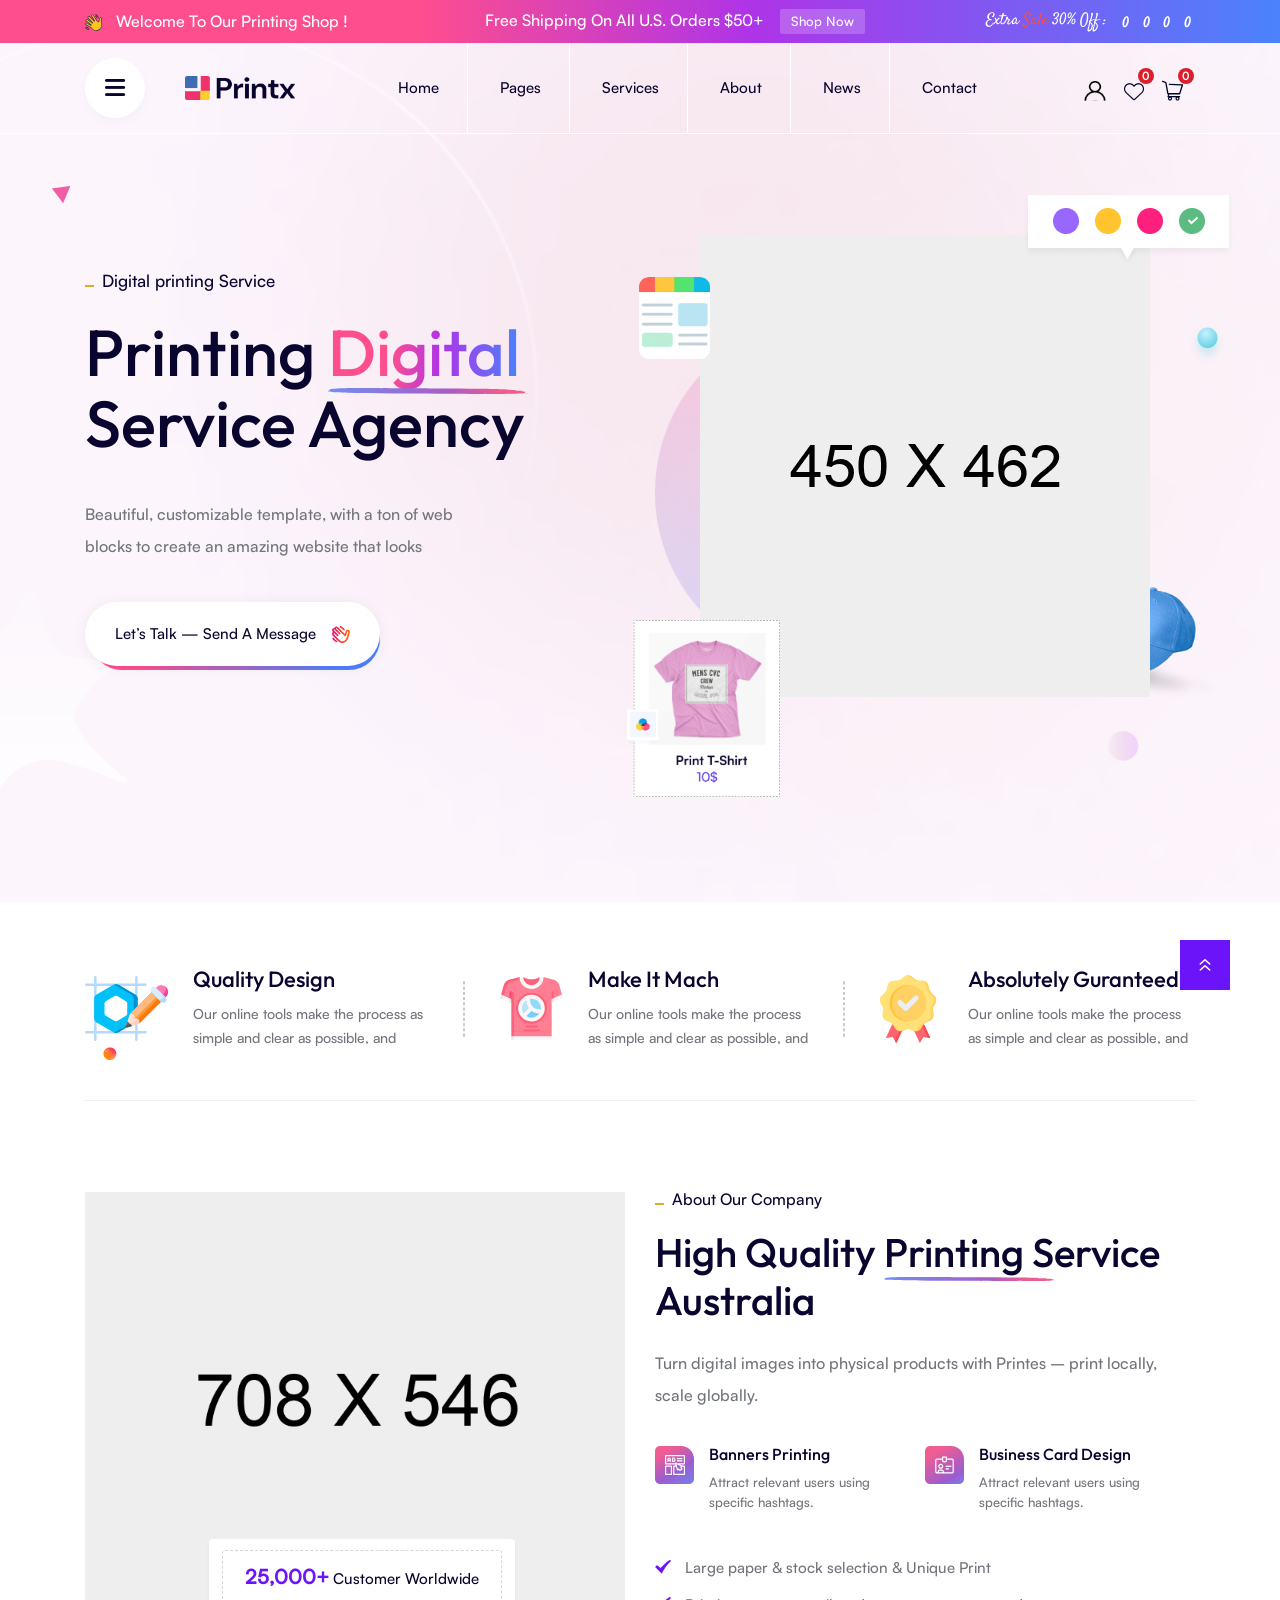
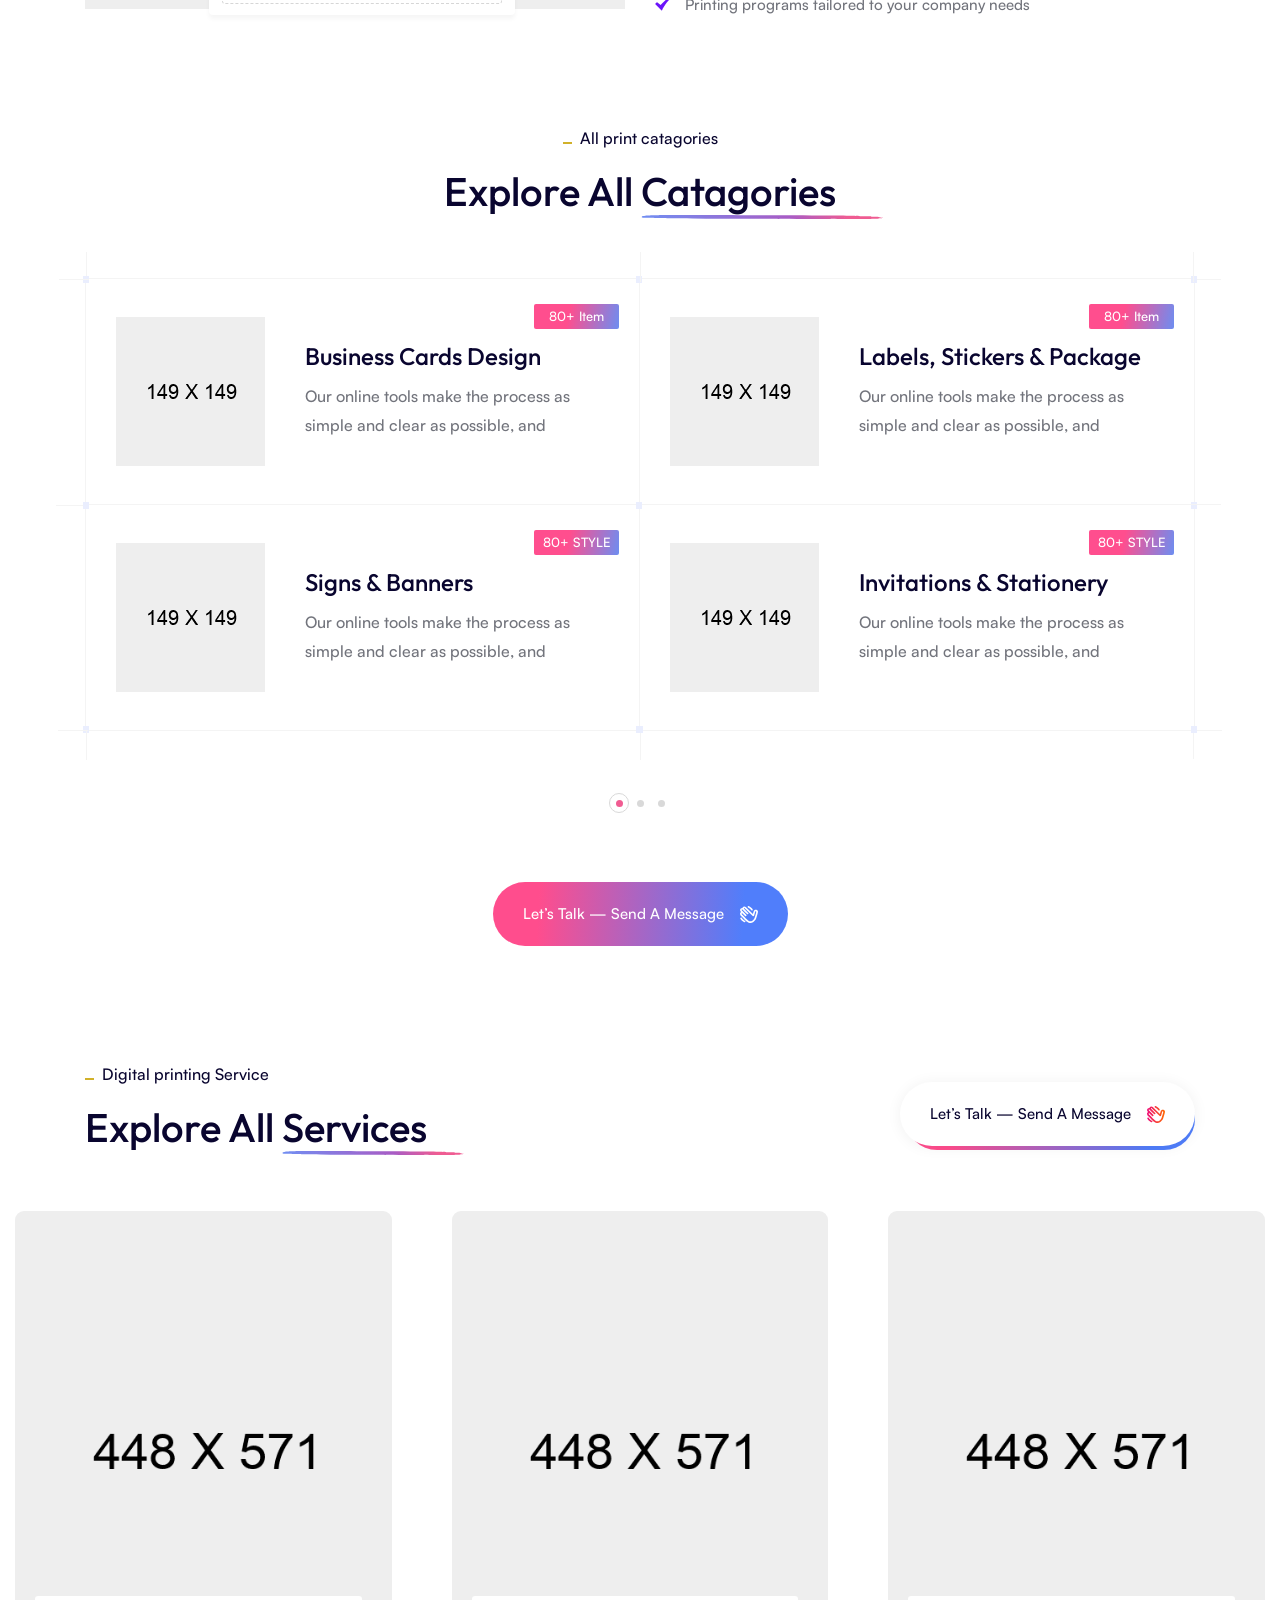
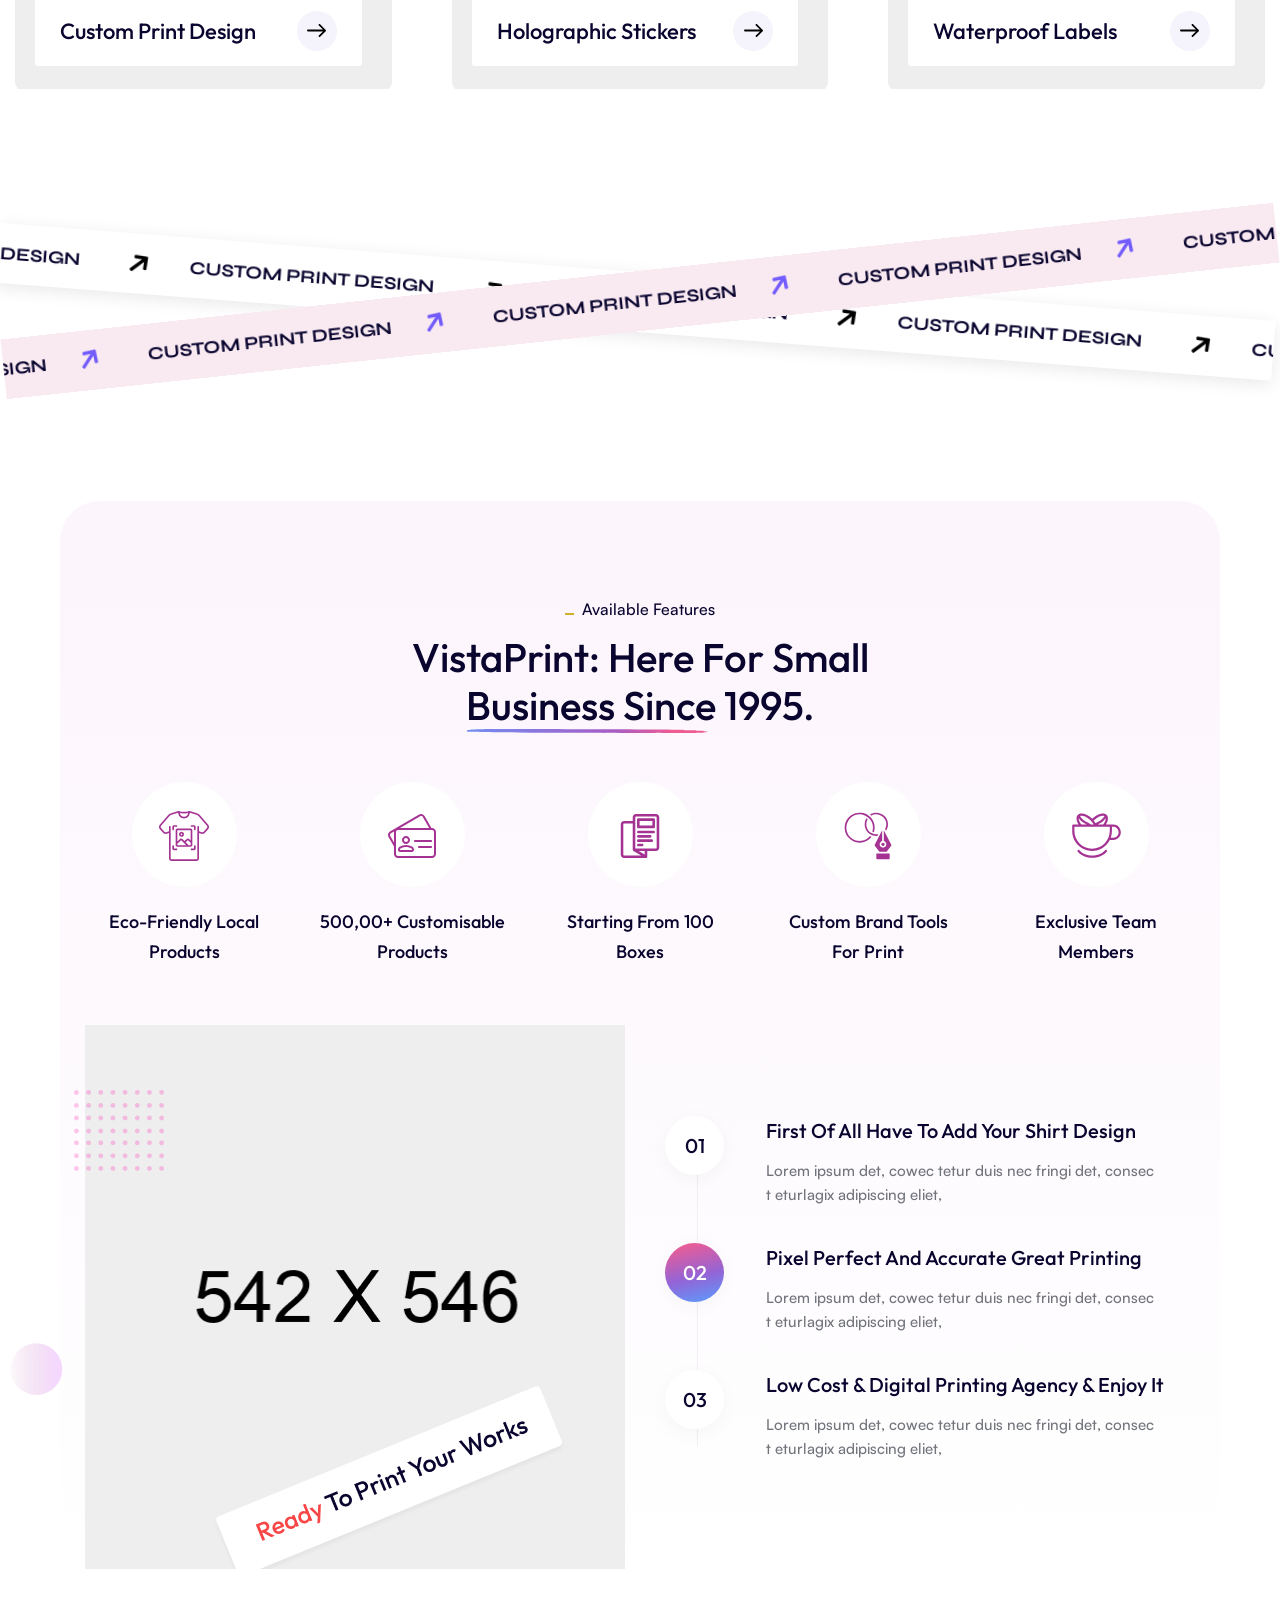
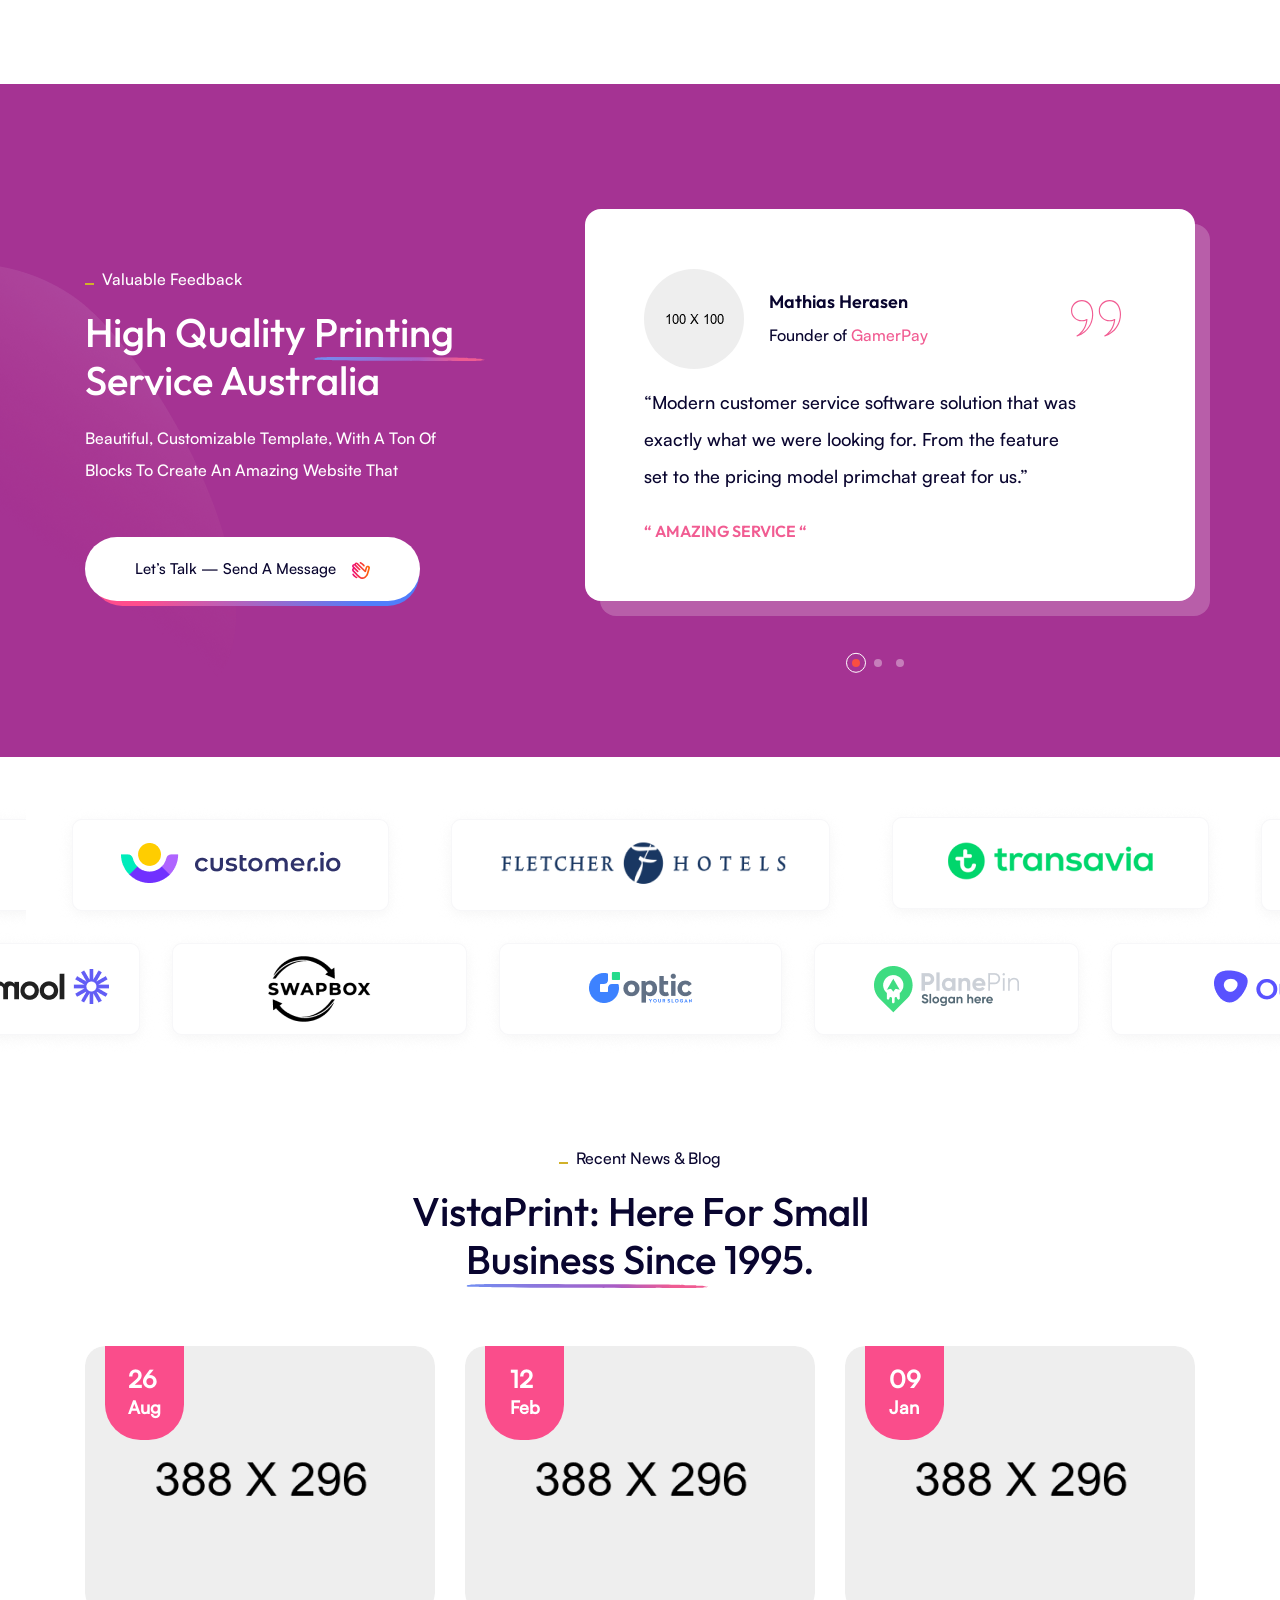
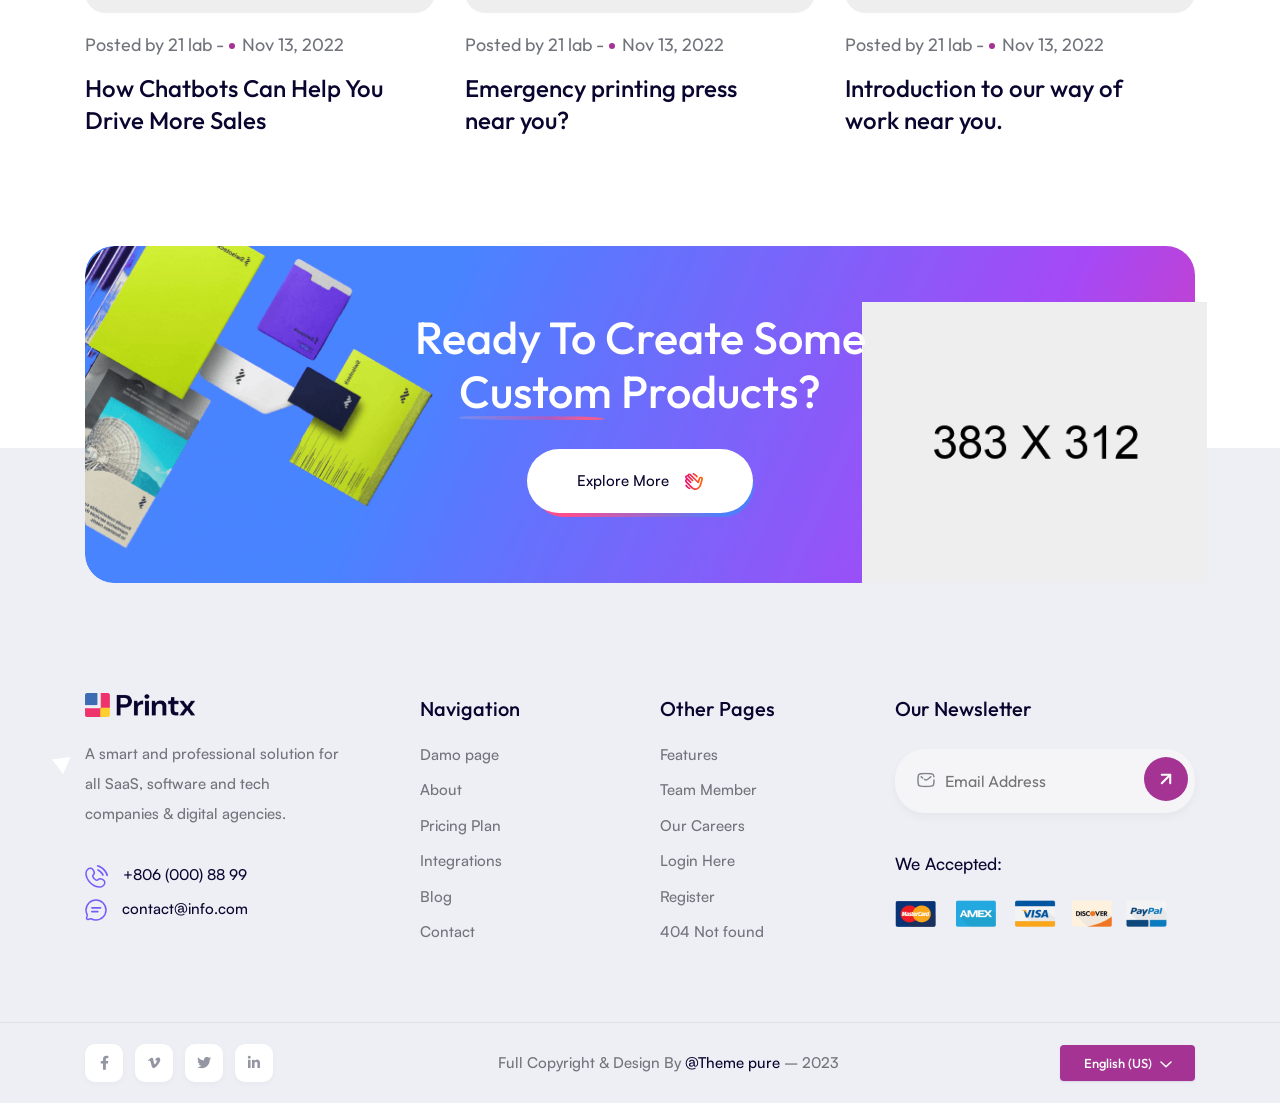
<file: index.html>
<!doctype html>
<html class="no-js" lang="zxx">

<head>
    <meta charset="utf-8">
    <meta http-equiv="x-ua-compatible" content="ie=edge">
    <title>Printx - Printing Services HTML Template</title>
    <meta name="description" content="">
    <meta name="viewport" content="width=device-width, initial-scale=1">


    <!-- Place favicon.ico in the root directory -->
    <link rel="shortcut icon" type="image/x-icon" href="assets/img/logo/favicon.png">

    <!-- CSS here -->
    <link rel="stylesheet" href="assets/css/bootstrap.min.css">
    <link rel="stylesheet" href="assets/css/animate.css">
    <link rel="stylesheet" href="assets/css/custom-animation.css">
    <link rel="stylesheet" href="assets/css/slick.css">
    <link rel="stylesheet" href="assets/css/flaticon.css">
    <link rel="stylesheet" href="assets/css/nice-select.css">
    <link rel="stylesheet" href="assets/css/flaticon.css">
    <link rel="stylesheet" href="assets/css/satoshi.css">
    <link rel="stylesheet" href="assets/css/swiper-bundle.css">
    <link rel="stylesheet" href="assets/css/meanmenu.css">
    <link rel="stylesheet" href="assets/css/font-awesome-pro.css">
    <link rel="stylesheet" href="assets/css/magnific-popup.css">
    <link rel="stylesheet" href="assets/css/spacing.css">
    <link rel="stylesheet" href="assets/css/style.css">
</head>

<body>

    <!-- preloader -->
    <div id="preloader">
        <div class="preloader">
            <span></span>
            <span></span>
        </div>
    </div>
    <!-- preloader end  -->

    <!-- back-to-top-start  -->
    <button class="scroll-top scroll-to-target" data-target="html">
        <i class="far fa-angle-double-up"></i>
    </button>
    <!-- back-to-top-end  -->

    <!-- tp-offcanvus-area-start -->
    <div class="tpoffcanvas-area">
        <div class="tpoffcanvas">
            <div class="tpoffcanvas__close-btn">
                <button class="close-btn"><i class="fal fa-times"></i></button>
            </div>
            <div class="tpoffcanvas__logo">
                <a href="index.html">
                    <img src="assets/img/logo/white-logo.png" alt="">
                </a>
            </div>
            <div class="tpoffcanvas__title">
                <p>Lorem ipsum dolor sit amet consectetur adipisicing elit. Minima incidunt eaque a cumque, porro maxime
                    autem sed.</p>
            </div>
            <div class="tp-main-menu-mobile d-xl-none"></div>
            <div class="tpoffcanvas__contact-info">
                <div class="tpoffcanvas__contact-title">
                    <h5>Contact us</h5>
                </div>
                <ul>
                    <li>
                        <i class="fa-light fa-location-dot"></i>
                        <a href="https://www.google.com/maps/@23.8223586,90.3661283,15z" target="_blank">Melbone st,
                            Australia, Ny 12099</a>
                    </li>
                    <li>
                        <i class="fas fa-envelope"></i>
                        <a href="mailto:solaredge@gmail.com">themepure@gmail.com</a>
                    </li>
                    <li>
                        <i class="fal fa-phone-alt"></i>
                        <a href="tel:+48555223224">+48 555 223 224</a>
                    </li>
                </ul>
            </div>
            <div class="tpoffcanvas__input">
                <div class="tpoffcanvas__input-title">
                    <h4>Get UPdate</h4>
                </div>
                <form action="#">
                    <div class="p-relative">
                        <input type="text" placeholder="Enter mail">
                        <button>
                            <i class="fas fa-paper-plane"></i>
                        </button>
                    </div>
                </form>
            </div>
            <div class="tpoffcanvas__social">
                <div class="social-icon">
                    <a href="#"><i class="fab fa-twitter"></i></a>
                    <a href="#"><i class="fab fa-instagram"></i></a>
                    <a href="#"><i class="fab fa-facebook-f"></i></a>
                    <a href="#"><i class="fab fa-pinterest-p"></i></a>
                </div>
            </div>
        </div>
    </div>
    <div class="body-overlay"></div>
    <!-- tp-offcanvus-area-end -->


    <header class="tp-header-height">
        <div class="tp-header__transparent">
            <!-- tp-header-top-area-start -->
            <div class="tp-header-top__area theme-bg tp-header-top__space">
                <div class="container container-large">
                    <div class="row align-items-center">
                        <div class="col-xxl-4 col-xl-4 col-lg-6 col-md-6 col-sm-6">
                            <div class="tp-header-top__left-box text-center text-md-start">
                                <svg width="17" height="18" viewBox="0 0 17 18" fill="none"
                                    xmlns="http://www.w3.org/2000/svg">
                                    <path
                                        d="M1.5247 9.13256L5.7097 11.2701C5.83345 11.3319 6.10345 11.4838 6.25532 11.2363C6.39595 11.0057 6.1597 10.8201 6.0472 10.7357L1.17595 7.00631C0.821572 6.72506 0.742822 6.17944 1.01282 5.80819C1.28282 5.42006 1.84532 5.30756 2.22782 5.57194L7.17782 9.12131C7.26782 9.18881 7.51532 9.36881 7.69532 9.16068C7.87532 8.96381 7.67845 8.73881 7.5997 8.65443L3.00407 3.80569C2.6722 3.44006 2.6947 2.83256 3.13907 2.42194C3.49345 2.09569 4.11782 2.08444 4.45532 2.43319L8.9722 7.13568C9.0397 7.20318 9.24782 7.41693 9.46157 7.25943C9.68095 7.09068 9.52344 6.84318 9.48407 6.74756L6.6772 2.09006C6.48595 1.79194 6.48032 1.17881 6.99782 0.869437C7.5322 0.554437 8.04407 0.869437 8.24095 1.20131L11.3628 6.21881C11.8072 6.96131 12.5047 7.58568 13.1234 7.87818C13.6016 8.10318 13.9728 7.81631 14.0347 7.31568C14.1303 6.53944 14.2822 5.57756 14.5522 4.76756C14.8334 3.91819 15.8234 3.49631 16.6672 3.92381L16.3803 5.05444C16.0934 6.20193 16.0597 7.40568 16.2566 8.57568C16.4253 9.55443 16.5941 10.8144 16.5716 11.9338C16.5434 13.6213 15.4072 14.3582 14.3891 15.2751C9.99595 19.2632 6.80095 13.8407 5.24282 13.0701L0.714697 10.5557C0.332197 10.3363 0.247822 9.82443 0.472822 9.45318C0.692197 9.09318 1.1422 8.93568 1.5247 9.13256Z"
                                        fill="#FFC41C" />
                                    <path
                                        d="M15.3509 3.9013C15.4859 3.92943 15.6153 3.9688 15.7447 4.03068L15.4578 5.1613C15.1709 6.3088 15.1372 7.51255 15.3341 8.68255C15.5028 9.6613 15.6716 10.9213 15.6491 12.0407C15.6209 13.7282 14.4847 14.4651 13.4666 15.3819C12.6341 16.1357 11.8466 16.5519 11.1041 16.7263C12.1053 16.7432 13.2022 16.3551 14.3834 15.2807C15.4016 14.3638 16.5322 13.6269 16.5659 11.9394C16.5884 10.8144 16.4197 9.55443 16.2509 8.5813C16.0484 7.4113 16.0878 6.20755 16.3747 5.06005L16.6616 3.92943C16.2284 3.71005 15.7503 3.7213 15.3509 3.9013Z"
                                        fill="#F2C34E" />
                                    <path
                                        d="M15.3397 8.12567C15.5085 9.10442 15.6772 10.3644 15.6547 11.4838C15.6266 13.1713 14.4903 13.9082 13.4722 14.825C11.7172 16.4169 10.1535 16.5069 8.80908 15.995C10.3391 16.9232 12.2178 17.255 14.3891 15.2807C15.4072 14.3638 16.5378 13.6269 16.5716 11.9394C16.5941 10.8144 16.4253 9.55442 16.2566 8.5813C16.0597 7.4113 15.1372 6.95567 15.3397 8.12567Z"
                                        fill="#F2C34E" />
                                    <path
                                        d="M3.53285 2.53444L8.5391 7.69256C8.6066 7.76006 8.81472 7.97381 9.02847 7.81631C9.24785 7.64756 9.09035 7.40006 9.05097 7.30444L8.8316 6.93881L4.45535 2.43881C4.14597 2.11819 3.60597 2.10131 3.24597 2.34319C3.35285 2.38819 3.44847 2.45006 3.53285 2.53444Z"
                                        fill="#F2C34E" />
                                    <path
                                        d="M1.26033 5.70693L6.75033 9.63881C6.85158 9.71193 7.1272 9.90881 7.32408 9.67818C7.49845 9.49256 7.35783 9.27881 7.2622 9.16631L2.27845 5.59443C1.94658 5.36381 1.47408 5.39756 1.14783 5.64506C1.1872 5.66756 1.22658 5.68443 1.26033 5.70693Z"
                                        fill="#F2C34E" />
                                    <path
                                        d="M7.31845 1.30256L10.4403 6.32006C10.8847 7.06256 11.5822 7.68694 12.201 7.97944C12.5328 8.13694 12.8141 8.03569 12.9772 7.79381C12.3978 7.47881 11.7791 6.90506 11.3628 6.21881L8.24095 1.20131C8.04408 0.869437 7.5322 0.554437 6.99783 0.869437C6.96408 0.886312 6.94158 0.908812 6.91345 0.931312C7.08783 1.02694 7.23408 1.16194 7.31845 1.30256Z"
                                        fill="#F2C34E" />
                                    <path
                                        d="M5.3947 11.7932C5.53533 11.8663 5.85595 12.0407 6.03032 11.7538C6.09783 11.6413 6.08095 11.5457 6.04157 11.4613L1.57532 9.17758C1.22095 8.99758 0.8272 9.07633 0.551575 9.3182L5.3947 11.7932Z"
                                        fill="#F2C34E" />
                                    <path
                                        d="M11.1828 17.0132C9.15784 17.0132 7.50972 15.4494 6.36222 14.3638C5.86722 13.8913 5.43409 13.4863 5.11909 13.3288L0.579721 10.8088C0.343471 10.6738 0.174721 10.4544 0.107221 10.1844C0.0284707 9.89193 0.0790957 9.57694 0.230971 9.31256C0.529096 8.80631 1.1366 8.62068 1.64847 8.87943L5.83347 11.0169C5.87847 11.0394 5.98534 11.0901 6.01909 11.0901C6.00222 11.0732 5.95722 11.0282 5.87284 10.9607L1.0016 7.23131C0.523471 6.84881 0.427846 6.14006 0.776596 5.64506C0.950971 5.39756 1.2266 5.21756 1.5416 5.16693C1.84535 5.11068 2.14347 5.17818 2.37972 5.34693L7.33534 8.89631C7.43659 8.97506 7.47597 8.98068 7.48722 8.98068C7.48159 8.97506 7.47034 8.93006 7.39722 8.85131L2.79597 4.00256C2.34597 3.49631 2.40785 2.71443 2.94222 2.21943C3.42035 1.78631 4.2191 1.79756 4.65222 2.24193L9.16909 6.94443C9.24784 7.02318 9.28159 7.03443 9.29847 7.04006C9.29284 7.01193 9.25347 6.93318 9.24222 6.90506L6.42972 2.24193C6.27784 2.01131 6.22722 1.67381 6.30034 1.37006C6.37347 1.06068 6.56472 0.807559 6.84597 0.638809C7.48159 0.261934 8.17347 0.560059 8.47722 1.06631L11.5935 6.08381C11.9872 6.74193 12.6341 7.34943 13.236 7.64193C13.3203 7.68131 13.4497 7.71506 13.551 7.65881C13.6522 7.60256 13.7253 7.47318 13.7478 7.29318C13.8378 6.59568 13.9841 5.56068 14.2766 4.69443C14.4341 4.21068 14.7997 3.82256 15.2778 3.62568C15.7616 3.42881 16.3128 3.45131 16.791 3.68756C16.9091 3.74943 16.971 3.87881 16.9372 4.00818L16.6503 5.13881C16.3747 6.24131 16.3353 7.38881 16.5322 8.54193C16.7628 9.86381 16.8697 11.0113 16.8528 11.9563C16.8247 13.5482 15.8853 14.3638 14.9741 15.1569C14.8447 15.2694 14.7097 15.3876 14.5803 15.5057C13.3653 16.5969 12.2235 17.0132 11.1828 17.0132ZM1.17035 9.32943C0.990346 9.32943 0.821596 9.42506 0.720346 9.59944V9.60506C0.641596 9.73444 0.619096 9.89756 0.652846 10.0438C0.675346 10.1282 0.731596 10.2463 0.855346 10.3194L5.37784 12.8338C5.76034 13.0194 6.21597 13.4526 6.74472 13.9588C8.53909 15.6576 10.9916 17.9863 14.1978 15.0782C14.3328 14.9544 14.4678 14.8419 14.6028 14.7238C15.4916 13.9476 16.2622 13.2838 16.2903 11.9394C16.3072 11.0338 16.2003 9.92006 15.981 8.63193C15.7672 7.40006 15.8122 6.17381 16.1047 4.99256L16.3297 4.09818C16.0541 4.01381 15.7616 4.02506 15.4916 4.13756C15.1653 4.27256 14.9178 4.53693 14.811 4.86318C14.5353 5.69006 14.3891 6.68006 14.3047 7.35506C14.2597 7.70943 14.0853 7.99631 13.8266 8.14256C13.5847 8.27756 13.2866 8.27756 12.9997 8.14256C12.291 7.80506 11.571 7.12443 11.121 6.37068L7.99909 1.35318C7.90909 1.20693 7.56597 0.858184 7.13847 1.11693C6.98659 1.20693 6.89097 1.33631 6.85159 1.49381C6.80659 1.67381 6.85159 1.84818 6.90784 1.93818L9.72034 6.60131C9.96784 7.09068 9.80472 7.34381 9.63034 7.47881C9.47847 7.59131 9.16909 7.72631 8.77534 7.33818L4.25285 2.63006C4.02785 2.40506 3.57785 2.40506 3.33035 2.63006C2.98722 2.95068 2.99847 3.38381 3.21222 3.62006L7.80222 8.45756C8.14534 8.81756 8.07784 9.15506 7.89784 9.35193C7.81909 9.44193 7.50972 9.72881 7.00347 9.34631L2.05347 5.80256C1.94097 5.72381 1.79472 5.69006 1.63722 5.71818C1.4741 5.74631 1.32785 5.83631 1.23785 5.96568C1.05785 6.21881 1.10847 6.59568 1.34472 6.78693L6.21034 10.5107C6.66034 10.8651 6.60972 11.1801 6.48597 11.3769C6.35659 11.5907 6.09222 11.7876 5.58034 11.5176L1.38972 9.37443C1.32222 9.34631 1.2491 9.32943 1.17035 9.32943Z"
                                        fill="#04212F" />
                                    <path
                                        d="M3.93785 15.9726C2.29535 15.9726 0.77097 15.0388 0.0284694 13.5594C-0.0390306 13.4244 0.0172194 13.2557 0.157844 13.1826C0.298469 13.1151 0.46722 13.1713 0.53472 13.3063C1.19847 14.6226 2.5766 15.4494 4.05035 15.4044C4.20785 15.4101 4.33722 15.5226 4.33722 15.6801C4.34285 15.8376 4.2191 15.9669 4.0616 15.9669C4.02222 15.9726 3.98285 15.9726 3.93785 15.9726Z"
                                        fill="#04212F" />
                                    <path
                                        d="M3.9097 14.5776C3.89845 14.5776 3.89282 14.5776 3.88157 14.5776C2.80157 14.4707 1.8397 13.8407 1.31657 12.8901C1.24345 12.7551 1.28845 12.5807 1.42907 12.5076C1.56407 12.4345 1.73845 12.4795 1.81157 12.6201C2.2447 13.4076 3.04345 13.9307 3.93782 14.0207C4.0897 14.0376 4.20782 14.1726 4.19095 14.3301C4.17407 14.4707 4.05032 14.5776 3.9097 14.5776Z"
                                        fill="#04212F" />
                                    <path
                                        d="M13.3653 4.34007C13.2247 4.34007 13.1009 4.23319 13.0841 4.08694C12.9266 2.62445 11.9197 1.37007 10.5247 0.891946C10.3784 0.841321 10.2997 0.683821 10.3503 0.537571C10.4009 0.391321 10.5584 0.312571 10.7047 0.363196C12.3022 0.908821 13.4553 2.34882 13.6409 4.03069C13.6578 4.18257 13.5453 4.32319 13.3934 4.34007C13.3878 4.34007 13.3766 4.34007 13.3653 4.34007Z"
                                        fill="#04212F" />
                                    <path
                                        d="M11.9985 4.62131C11.8635 4.62131 11.7397 4.52006 11.7228 4.37944C11.5878 3.49069 11.0253 2.72006 10.2153 2.32631C10.0747 2.25881 10.0185 2.09006 10.086 1.94944C10.1535 1.80881 10.3222 1.75256 10.4628 1.82006C11.436 2.29819 12.1166 3.22069 12.2797 4.29506C12.3022 4.44694 12.1953 4.59319 12.0435 4.61569C12.0266 4.61569 12.0153 4.62131 11.9985 4.62131Z"
                                        fill="#04212F" />
                                </svg>
                                <span>Welcome to our printing shop !</span>
                            </div>
                        </div>
                        <div class="col-xxl-4 col-xl-5 d-none d-xl-block">
                            <div class="tp-header-top__shop-box text-xl-start text-end">
                                <span>Free shipping on all U.S. orders $50+</span>
                                <a href="#">Shop Now</a>
                            </div>
                        </div>
                        <div class="col-xxl-4 col-xl-3 col-lg-6 col-md-6  col-sm-6 d-none d-sm-block">
                            <div class="tp-header-top__right-box d-flex align-items-center justify-content-end">
                                <span class="mr-10">Extra <i>sale</i> 30% off :</span>
                                <div class="tp-header-top__countdown" data-countdown data-date="Sep 30 2024 20:20:22">
                                    <ul>
                                        <li><span data-days>0</span></li>
                                        <li><span data-hours>0</span></li>
                                        <li><span data-minutes>0</span></li>
                                        <li><span data-seconds>0</span></li>
                                    </ul>
                                </div>
                            </div>
                        </div>
                    </div>
                </div>
            </div>
            <!-- tp-header-top-area-end -->
    
            <!-- tp-header-area-start -->
            <div id="header-sticky" class="tp-header__area">
                <div class="container container-large">
                    <div class="row align-items-center">
                        <div class="col-xl-3 col-lg-6 col-md-6 col-sm-6 col-6">
                            <div class="tp-header__left-box d-flex align-items-center">
                                <div class="tp-header__bar d-none d-xl-block">
                                    <button class="tp-menu-bar">
                                        <i class="fa-solid fa-bars"></i>
                                    </button>
                                </div>
                                <div class="tp-header__logo">
                                    <a href="index.html">
                                        <img src="assets/img/logo/logo.png" alt="">
                                    </a>
                                </div>
                            </div>
                        </div>
                        <div class="col-xl-7 d-none d-xl-block">
                            <div class="tp-header__main-menu">
                                <nav class="tp-main-menu-content">
                                    <ul>
                                        <li class="has-dropdown">
                                            <a href="index.html">Home</a>
                                            <div class="tp-submenu submenu has-homemenu">
                                                <div class="row gx-6 row-cols-1 row-cols-md-2 row-cols-xl-5 row-cols-xxl-5">
                                                   <div class="col homemenu">
                                                      <div class="homemenu-thumb mb-15">
                                                         <img src="assets/img/menu/home-1.jpg" alt="">
                                                         <div class="homemenu-btn">
                                                            <a class="tp-menu-btn" href="index.html">View Demo</a>
                                                         </div>
                                                      </div>
                                                      <div class="homemenu-content text-center">
                                                         <h4 class="homemenu-title">
                                                            <a href="index.html">Home 01</a>
                                                         </h4>
                                                      </div>
                                                   </div>
                                                   <div class="col homemenu">
                                                      <div class="homemenu-thumb mb-15">
                                                         <img src="assets/img/menu/home-2.jpg" alt="">
                                                         <div class="homemenu-btn">
                                                            <a class="tp-menu-btn" href="index-2.html">View Demo</a>
                                                         </div>
                                                      </div>
                                                      <div class="homemenu-content text-center">
                                                         <h4 class="homemenu-title">
                                                            <a href="index-2.html">Home 02</a>
                                                         </h4>
                                                      </div>
                                                   </div>
                                                   <div class="col homemenu">
                                                      <div class="homemenu-thumb mb-15">
                                                         <img src="assets/img/menu/home-3.jpg" alt="">
                                                         <div class="homemenu-btn">
                                                            <a class="tp-menu-btn" href="index-3.html">View Demo</a>
                                                         </div>
                                                      </div>
                                                      <div class="homemenu-content text-center">
                                                         <h4 class="homemenu-title">
                                                            <a href="index-3.html">Home 03</a>
                                                         </h4>
                                                      </div>
                                                   </div>
                                                   <div class="col homemenu">
                                                      <div class="homemenu-thumb mb-15">
                                                         <img src="assets/img/menu/home-4.jpg" alt="">
                                                         <div class="homemenu-btn">
                                                            <a class="tp-menu-btn" href="index-4.html">View Demo</a>
                                                         </div>
                                                      </div>
                                                      <div class="homemenu-content text-center">
                                                         <h4 class="homemenu-title">
                                                            <a href="index-4.html">Home 04</a>
                                                         </h4>
                                                      </div>
                                                   </div>
                                                   <div class="col homemenu">
                                                      <div class="homemenu-thumb mb-15">
                                                         <img src="assets/img/menu/home-5.jpg" alt="">
                                                         <div class="homemenu-btn">
                                                            <a class="tp-menu-btn" href="index-5.html">View Demo</a>
                                                         </div>
                                                      </div>
                                                      <div class="homemenu-content text-center">
                                                         <h4 class="homemenu-title">
                                                            <a href="index-4.html">Home 05</a>
                                                         </h4>
                                                      </div>
                                                   </div>
                                                </div>
                                            </div>
                                        </li>
                                        <li class="has-dropdown">
                                            <a href="#">pages</a>
                                            <ul class="submenu tp-submenu">
                                                <li><a href="team.html">Team</a></li>
                                                <li><a href="project.html">project</a></li>
                                                <li><a href="project-details.html">project details</a></li>
                                                <li><a href="shop.html">shop</a></li>
                                                <li><a href="shop-details.html">shop details</a></li>
                                                <li><a href="cart.html">cart</a></li>
                                                <li><a href="checkout.html">checkout</a></li>
                                                <li><a href="faq.html">faq</a></li>
                                                <li><a href="login.html">login</a></li>
                                                <li><a href="register.html">register</a></li>
                                                <li><a href="404.html">404</a></li>
                                            </ul>
                                        </li>
                                        <li class="has-dropdown">
                                            <a href="service.html">services</a>
                                            <ul class="submenu tp-submenu">
                                                <li><a href="service.html">service</a></li>
                                                <li><a href="service-details.html">service details</a></li>
                                            </ul>
                                        </li>
                                        <li>
                                            <a href="about-us.html">about</a>
                                        </li>
                                        <li class="has-dropdown">
                                            <a href="blog.html">news</a>
                                            <ul class="submenu tp-submenu">
                                                <li><a href="blog.html">blog</a></li>
                                                <li><a href="blog-details.html">blog details</a></li>
                                            </ul>
                                        </li>
                                        <li>
                                            <a href="contact.html">contact</a>
                                        </li>
                                    </ul>
                                </nav>
                            </div>
                        </div>
                        <div class="col-xl-2 col-lg-6 col-md-6 col-sm-6 col-6">
                            <div class="tp-header__right-box d-flex align-items-center justify-content-end">
                                <ul class="d-none d-sm-block">
                                    <li>
                                        <div class="tp-header__icon-box">
                                            <a href="login.html">
                                                <span>
                                                    <svg width="22" height="20" viewBox="0 0 22 20" fill="none"
                                                        xmlns="http://www.w3.org/2000/svg"
                                                        xmlns:xlink="http://www.w3.org/1999/xlink">
                                                        <rect width="22" height="19.8" fill="url(#pattern0)" />
                                                        <defs>
                                                            <pattern id="pattern0"
                                                                patternContentUnits="objectBoundingBox" width="1"
                                                                height="1">
                                                                <use xlink:href="#image0_37_399"
                                                                    transform="matrix(0.00186012 0 0 0.00195312 0.0238095 0)" />
                                                            </pattern>
                                                            <image id="image0_37_399" width="512" height="512"
                                                                xlink:href="[data-uri]" />
                                                        </defs>
                                                    </svg>
                                                </span>
                                            </a>
                                            <a href="#">
                                                <span class="heart p-relative">
                                                    <i class="fa-light fa-heart"></i>
                                                    <b class="tp-header__icon-text">0</b>
                                                </span>
                                            </a>
                                            <a href="cart.html">
                                                <span class="cart p-relative">
                                                    <svg width="22" height="21" viewBox="0 0 22 21" fill="none"
                                                        xmlns="http://www.w3.org/2000/svg">
                                                        <path
                                                            d="M21.0291 4.48689C20.908 4.3131 20.7132 4.20567 20.5016 4.19661L7.38131 3.63019C7.00487 3.61369 6.69029 3.90477 6.6742 4.28005C6.6582 4.65519 6.94835 4.97216 7.323 4.98827L19.555 5.5164L17.1499 13.0321H6.44709L4.51346 2.48719C4.47096 2.25608 4.31253 2.06327 4.09404 1.97742L0.927085 0.731306C0.578047 0.59444 0.184184 0.76615 0.0471052 1.11531C-0.0897364 1.46465 0.0816588 1.85937 0.430508 1.99666L3.24643 3.10463L5.21419 13.8346C5.2735 14.1572 5.55419 14.3915 5.88178 14.3915H6.2082L5.46283 16.4651C5.40045 16.6388 5.42615 16.8317 5.53232 16.9826C5.63835 17.1335 5.81078 17.2233 5.99486 17.2233H6.51766C6.19371 17.5844 5.99486 18.0599 5.99486 18.5827C5.99486 19.7072 6.90836 20.6218 8.03078 20.6218C9.1532 20.6218 10.0667 19.7072 10.0667 18.5827C10.0667 18.0599 9.86784 17.5844 9.54394 17.2233H13.9827C13.6587 17.5844 13.4599 18.0599 13.4599 18.5827C13.4599 19.7072 14.3731 20.6218 15.4958 20.6218C16.6185 20.6218 17.5317 19.7072 17.5317 18.5827C17.5317 18.0599 17.3329 17.5844 17.009 17.2233H17.6448C17.9572 17.2233 18.2104 16.9697 18.2104 16.657C18.2104 16.3441 17.9572 16.0905 17.6448 16.0905H6.79954L7.41023 14.3913H17.6448C17.9399 14.3913 18.201 14.2003 18.2909 13.9191L21.1186 5.08295C21.1835 4.88128 21.1502 4.66078 21.0291 4.48689ZM8.03083 19.4892C7.53179 19.4892 7.12595 19.0828 7.12595 18.583C7.12595 18.0832 7.53179 17.6767 8.03083 17.6767C8.52986 17.6767 8.93566 18.0832 8.93566 18.583C8.93566 19.0828 8.52986 19.4892 8.03083 19.4892ZM15.4958 19.4892C14.9967 19.4892 14.5909 19.0828 14.5909 18.583C14.5909 18.0832 14.9967 17.6767 15.4958 17.6767C15.9948 17.6767 16.4006 18.0832 16.4006 18.583C16.4006 19.0828 15.9948 19.4892 15.4958 19.4892Z"
                                                            fill="#020626" />
                                                    </svg>
                                                    <b class="tp-header__icon-text">0</b>
                                                </span>
                                            </a>
                                        </div>
                                    </li>
                                    <li>
                                        <div class="tp-header__chat-box d-none d-xxl-block">
                                            <a href="contact.html">
                                                Let,s Talk
                                                <span>
                                                    <svg width="23" height="23" viewBox="0 0 23 23" fill="none"
                                                        xmlns="http://www.w3.org/2000/svg">
                                                        <g clip-path="url(#clip0_37_410)">
                                                            <path
                                                                d="M21.5648 16.6095C23.7874 13.4911 23.4476 9.21882 20.4119 6.43587C19.0249 5.16435 17.2566 4.37279 15.3465 4.15172C15.3346 4.13708 15.3224 4.12257 15.3091 4.10869C13.6474 2.38257 11.26 1.39258 8.75923 1.39258C4.00025 1.39258 0 4.9384 0 9.47852C0 11.0703 0.494455 12.5963 1.43373 13.9141L0.121604 18.0338C0.039127 18.2927 0.120256 18.5757 0.327301 18.7517C0.534705 18.928 0.827281 18.9618 1.06901 18.8389L5.05928 16.8099C5.87875 17.1628 6.74772 17.3943 7.64759 17.4996C9.38346 19.3251 11.7837 20.2598 14.2393 20.2598C15.5158 20.2598 16.7877 19.9996 17.9391 19.5052L21.9296 21.5342C22.0262 21.5834 22.1308 21.6074 22.2348 21.6074C22.6895 21.6074 23.0155 21.1643 22.877 20.7291L21.5648 16.6095ZM5.33124 15.4541C5.14252 15.3644 4.92299 15.3674 4.73679 15.4621L1.89472 16.9072L2.8228 13.9933C2.89036 13.7812 2.84881 13.5494 2.71171 13.374C1.81929 12.2316 1.34757 10.8846 1.34757 9.47852C1.34757 5.76303 4.67241 2.74023 8.75923 2.74023C10.405 2.74023 11.9893 3.23882 13.2745 4.13668C8.94637 4.57188 5.48011 7.95243 5.48011 12.1738C5.48011 13.4868 5.81666 14.7508 6.45119 15.8833C6.06701 15.7689 5.69286 15.6258 5.33124 15.4541ZM18.2618 18.1574C18.0783 18.0641 17.8586 18.0585 17.6673 18.1494C16.6168 18.6484 15.4315 18.9121 14.2393 18.9121C10.1525 18.9121 6.82768 15.8893 6.82768 12.1738C6.82768 8.45834 10.1525 5.43555 14.2393 5.43555C18.3262 5.43555 21.651 8.45834 21.651 12.1738C21.651 13.5799 21.1793 14.9269 20.2868 16.0692C20.1498 16.2446 20.1082 16.4764 20.1757 16.6886L21.1038 19.6025L18.2618 18.1574Z"
                                                                fill="white" />
                                                            <path
                                                                d="M11.4993 12.8477C11.8714 12.8477 12.1731 12.546 12.1731 12.1738C12.1731 11.8017 11.8714 11.5 11.4993 11.5C11.1271 11.5 10.8254 11.8017 10.8254 12.1738C10.8254 12.546 11.1271 12.8477 11.4993 12.8477Z"
                                                                fill="white" />
                                                            <path
                                                                d="M14.1943 12.8477C14.5665 12.8477 14.8682 12.546 14.8682 12.1738C14.8682 11.8017 14.5665 11.5 14.1943 11.5C13.8222 11.5 13.5205 11.8017 13.5205 12.1738C13.5205 12.546 13.8222 12.8477 14.1943 12.8477Z"
                                                                fill="white" />
                                                            <path
                                                                d="M16.8896 12.8477C17.2618 12.8477 17.5635 12.546 17.5635 12.1738C17.5635 11.8017 17.2618 11.5 16.8896 11.5C16.5175 11.5 16.2158 11.8017 16.2158 12.1738C16.2158 12.546 16.5175 12.8477 16.8896 12.8477Z"
                                                                fill="white" />
                                                        </g>
                                                        <defs>
                                                            <clipPath id="clip0_37_410">
                                                                <rect width="23" height="23" fill="white" />
                                                            </clipPath>
                                                        </defs>
                                                    </svg>
                                                </span>
                                            </a>
                                        </div>
                                    </li>
                                </ul>
                                <div class="tp-header-2__bar bar-height d-xl-none">
                                    <button class="tp-menu-bar">
                                        <i class="fa-solid fa-bars"></i>
                                    </button>
                                </div>
                            </div>
                        </div>
                    </div>
                </div>
            </div>
            <!-- tp-header-area-end -->
        </div>
    </header>

    <main>
        <!-- hero-area-start -->
        <div class="tp-hero__area z-index fix">
            <div class="tp-hero__bg tp-hero__height p-relative fix" data-background="assets/img/hero/hero-bg.png">
                <div class="tp-hero__shape-5 d-none d-xl-block">
                    <img src="assets/img/hero/hero-shape-1-5.png" alt="">
                </div>
                <div class="tp-hero__shape-7 d-none d-xl-block">
                    <img src="assets/img/hero/hero-shape-1-7.png" alt="">
                </div>
                <div class="tp-hero__shape-8">
                    <img src="assets/img/hero/hero-shape-1-8.png" alt="">
                </div>
                <div class="tp-hero__contact-box d-none d-xxl-block">
                    <a href="mailto:Contact@gmail.com">Contact@gmail.com</a>
                </div>
                <div class="tp-hero__social-box d-none d-xxl-block">
                    <a href="#">Twitter</a>
                    <a href="#">Facebook</a>
                    <a href="#">Instagram</a>
                </div>
                <div class="container">
                    <div class="row align-items-center">
                        <div class="col-xl-6 col-lg-6">
                            <div class="tp-hero__left-box z-index">
                                <div class="tp-hero__section-box">
                                    <span class="tp-hero-subtitle wow tpfadeUp" data-wow-duration=".9s"
                                        data-wow-delay=".3s">Digital printing Service</span>
                                    <h3 class="tp-hero-title wow tpfadeUp" data-wow-duration=".9s" data-wow-delay=".5s">
                                        printing <span class="p-relative">Digital
                                            <span class="tp-slider-title-shape">
                                                <svg width="200" height="6" viewBox="0 0 200 6" fill="none"
                                                    xmlns="http://www.w3.org/2000/svg">
                                                    <path
                                                        d="M197.345 4.82518C197.957 4.82518 198.979 4.78322 199.591 4.86713C198.57 4.86713 197.549 4.90909 196.732 4.90909C196.323 4.99301 197.345 5.03497 197.753 5.07692C198.57 5.07692 199.387 5.07692 200 5.16084C199.387 5.2028 198.57 5.2028 197.753 5.2028C196.936 5.2028 195.915 5.16084 195.302 5.24476C195.915 5.28671 195.915 5.28671 195.915 5.37063C194.485 5.41259 194.485 5.66434 192.238 5.58042C191.421 5.58042 190.604 5.58042 189.787 5.58042C188.766 5.74825 187.54 5.91608 184.885 5.83217C184.068 5.87413 183.25 5.87413 182.433 5.83217C180.187 5.91608 177.94 5.87413 175.693 5.91608C175.489 5.95804 175.284 5.95804 175.08 5.91608C174.263 5.91608 173.446 5.91608 172.629 5.91608H172.425H172.22C171.403 5.91608 170.79 5.95804 169.973 5.91608C167.114 5.91608 164.05 5.91608 161.19 5.95804C159.352 5.95804 157.922 5.91608 156.901 5.79021H156.696H156.492C155.879 5.87413 156.084 6 154.041 6C151.998 5.95804 149.956 5.95804 147.709 5.95804C146.279 5.91608 144.849 6 143.419 5.95804C138.313 5.91608 133.206 5.91608 128.1 5.87413C123.606 5.87413 119.112 5.83217 114.618 5.79021C112.984 5.87413 111.35 5.79021 109.92 5.79021C101.75 5.74825 93.3751 5.74825 85.2046 5.62238C81.5279 5.58042 77.8512 5.62238 74.1745 5.53846C70.9063 5.53846 67.8423 5.4965 64.5741 5.45455C57.0164 5.37063 49.4587 5.28671 42.1053 5.11888C39.0414 5.11888 36.1817 5.07692 33.5263 4.95105C29.2368 4.95105 25.1515 4.82518 21.2705 4.6993C20.6577 4.6993 20.2492 4.65734 19.8407 4.65734C18.2066 4.6993 16.981 4.61539 15.5512 4.53147C14.5299 4.53147 13.7128 4.48951 13.1001 4.44755C12.4873 4.40559 11.8745 4.40559 11.2617 4.36364C10.6489 4.27972 9.62758 4.27972 8.60628 4.27972C6.97218 4.1958 4.92957 4.15385 4.52104 3.94406C1.45711 3.9021 0.640045 3.73427 0.844315 3.52448C-0.381256 3.27273 -0.177002 3.02098 0.844315 2.76923C0.844315 2.64336 0.844315 2.51748 0.844315 2.39161V2.34965C0.435791 2.05594 2.68266 1.8042 2.06989 1.55245C1.86562 1.34266 3.09119 1.17483 3.90823 1.00699C3.90823 0.965035 3.90825 0.881119 4.7253 0.839161C4.92955 0.797203 5.54236 0.755245 6.35941 0.713287C7.38071 0.545455 8.60625 0.41958 10.6489 0.377622C11.0574 0.293706 11.8745 0.335664 12.4872 0.335664C13.1 0.293706 13.7128 0.251748 14.3256 0.20979C14.9384 0.167832 15.5512 0.167832 16.164 0.167832C18.6151 0.0839161 21.0663 0.041958 23.7217 0.041958C24.743 0.041958 25.56 0.041958 26.5814 0.041958C26.9899 0.041958 27.6027 0.041958 28.0112 0C33.5263 0 39.2456 0 44.7607 0.041958C47.6204 0.041958 50.48 0 53.3397 0.125874C55.7908 0.125874 58.6505 0.041958 61.3059 0.167832C61.9187 0.167832 62.5315 0.167832 62.94 0.167832C64.7784 0.125874 66.4125 0.125874 68.2509 0.167832C72.7446 0.167832 77.2384 0.20979 81.5279 0.251748C82.9577 0.251748 84.5918 0.20979 85.8174 0.293706C86.6344 0.335664 87.4515 0.335664 88.2686 0.293706C90.924 0.293706 93.5794 0.293706 96.2348 0.335664C96.6433 0.335664 97.0518 0.335664 97.4604 0.335664C98.4817 0.377622 99.7072 0.335664 100.729 0.377622C102.158 0.377622 103.792 0.377622 105.222 0.377622C106.448 0.377622 107.878 0.377622 108.899 0.41958C109.716 0.41958 110.533 0.41958 111.35 0.41958C112.984 0.41958 114.823 0.377622 116.457 0.461539C119.521 0.461539 122.585 0.503497 125.444 0.503497C130.347 0.503497 135.249 0.587413 140.151 0.629371C141.785 0.629371 143.215 0.629371 144.849 0.671329C143.419 0.671329 141.785 0.671329 140.355 0.671329C141.785 0.629371 143.419 0.629371 144.849 0.671329C147.505 0.671329 149.956 0.671329 152.407 0.755245C153.428 0.755245 154.45 0.755245 155.471 0.797203C155.675 0.797203 155.879 0.797203 156.084 0.797203C158.33 0.797203 160.577 0.839161 162.824 0.923077C164.867 0.923077 166.705 1.00699 168.544 1.04895C169.565 1.04895 170.586 1.04895 171.608 1.13287C173.446 1.17483 175.08 1.21678 175.693 1.34266C176.918 1.25874 177.735 1.34266 178.757 1.38462C179.778 1.46853 179.37 1.59441 180.595 1.67832C179.982 1.67832 179.37 1.67832 178.757 1.67832C178.961 1.72028 179.165 1.76224 179.37 1.76224C180.799 1.84615 182.229 1.88811 183.659 1.93007C183.863 1.93007 184.068 1.93007 184.272 1.93007C185.702 1.93007 187.336 1.88811 188.561 1.97203H188.766C188.766 1.97203 188.766 2.01399 188.561 2.01399C187.744 2.01399 186.927 2.01399 186.314 2.01399H186.11C187.131 1.97203 187.949 1.97203 188.561 2.01399C188.97 2.18182 187.744 2.22378 187.336 2.30769C187.54 2.34965 186.519 2.39161 187.336 2.43357C187.949 2.43357 188.97 2.39161 188.766 2.47552C188.561 2.55944 187.336 2.51748 186.723 2.51748C186.519 2.51748 186.314 2.55944 186.11 2.55944C187.744 2.68531 189.378 2.72727 191.012 2.81119C193.464 2.81119 194.485 2.97902 195.915 3.1049C196.323 3.14685 196.936 3.1049 197.14 3.14685C195.915 3.14685 196.528 3.27273 195.71 3.31469C192.851 3.3986 192.851 3.52448 195.506 3.69231C196.323 3.73427 197.957 3.77622 198.366 3.9021C198.366 3.94406 198.366 3.98601 198.366 3.98601C198.774 3.98601 199.183 3.98601 199.183 4.02797C198.979 4.11189 198.366 4.06993 197.753 4.06993C197.345 4.06993 196.732 4.06993 196.528 4.11189C196.936 4.23776 196.732 4.27972 195.506 4.27972C195.915 4.36364 197.14 4.32168 196.936 4.44755C197.549 4.44755 197.957 4.48951 198.57 4.48951C197.957 4.57343 196.732 4.48951 196.528 4.57343C197.14 4.65734 197.14 4.6993 196.119 4.65734C195.302 4.65734 194.281 4.61539 195.302 4.74126C195.915 4.74126 196.732 4.74126 197.345 4.82518ZM5.74658 2.22378C5.54231 2.22378 5.54233 2.22378 5.54233 2.26573C5.54233 2.22378 5.74658 2.22378 5.74658 2.22378ZM57.2207 2.85315C57.425 2.89511 57.4249 2.85315 57.6292 2.85315C57.4249 2.85315 57.2207 2.85315 57.2207 2.85315ZM82.7535 3.48252C82.5492 3.48252 82.5492 3.48252 82.7535 3.48252V3.48252ZM65.5954 3.02098C65.5954 2.97902 65.5954 2.97902 65.5954 3.02098V3.02098ZM55.9951 3.81818C55.7908 3.81818 55.7908 3.81818 55.5866 3.77622C55.5866 3.77622 55.3823 3.77622 55.3823 3.81818C55.5866 3.81818 55.7908 3.81818 55.9951 3.81818ZM33.322 3.27273C33.5263 3.23077 33.322 3.23077 33.322 3.27273V3.27273ZM66.4125 4.1958C66.6167 4.1958 66.6167 4.1958 66.4125 4.1958V4.1958ZM62.3273 4.06993C62.123 4.06993 62.123 4.11189 61.7144 4.11189C61.9187 4.06993 62.123 4.06993 62.3273 4.06993ZM23.5174 3.27273C23.5174 3.31469 23.5174 3.31469 23.5174 3.27273V3.27273ZM150.364 2.43357C150.364 2.43357 150.364 2.39161 150.16 2.43357C150.16 2.43357 150.16 2.43357 149.956 2.43357C150.16 2.43357 150.16 2.43357 150.364 2.43357ZM166.91 3.94406C166.91 3.9021 167.114 3.9021 167.114 3.86014C166.705 3.9021 166.705 3.9021 166.91 3.94406ZM119.112 4.53147C119.112 4.53147 118.908 4.53147 118.908 4.57343C119.112 4.57343 119.521 4.57343 119.725 4.57343C119.521 4.53147 119.316 4.53147 119.112 4.53147ZM131.981 2.18182C131.981 2.13986 131.981 2.13986 131.981 2.18182C131.981 2.13986 131.776 2.13986 131.981 2.18182ZM163.029 2.76923C163.233 2.76923 163.233 2.76923 163.029 2.76923C163.233 2.72727 163.437 2.72727 163.437 2.68531C163.233 2.68531 163.029 2.68531 162.824 2.68531C163.029 2.72727 163.029 2.72727 163.029 2.76923ZM160.782 2.05594C160.577 2.0979 160.577 2.0979 160.782 2.05594V2.05594ZM101.75 5.11888C101.75 5.16084 101.75 5.16084 101.546 5.2028C101.75 5.2028 101.954 5.2028 102.158 5.2028C101.954 5.16084 101.954 5.16084 101.75 5.11888ZM143.419 1.3007C143.624 1.3007 143.624 1.3007 143.828 1.3007C143.828 1.3007 143.624 1.3007 143.419 1.3007ZM83.5705 0.797203C83.3663 0.797203 83.3663 0.797203 83.5705 0.797203V0.797203ZM193.464 5.37063C194.281 5.28671 194.893 5.32867 195.71 5.37063C195.098 5.37063 194.281 5.37063 193.464 5.37063ZM109.308 0.503497C109.512 0.503497 109.716 0.503497 109.92 0.545455C109.512 0.503497 109.308 0.503497 109.308 0.503497Z"
                                                        fill="url(#paint0_linear_42_41)" />
                                                    <defs>
                                                        <linearGradient id="paint0_linear_42_41" x1="169.027"
                                                            y1="6.55513e-06" x2="-6.90488" y2="55.814"
                                                            gradientUnits="userSpaceOnUse">
                                                            <stop offset="0" stop-color="#EF5C92" />
                                                            <stop offset="0.247843" stop-color="#A85CC5" />
                                                            <stop offset="1" stop-color="#6698FB" />
                                                        </linearGradient>
                                                    </defs>
                                                </svg>
                                            </span>
                                        </span> <br> Service Agency</h3>
                                </div>
                                <div class="tp-hero__left-text wow tpfadeUp" data-wow-duration=".9s"
                                    data-wow-delay=".7s">
                                    <p>Beautiful, customizable template, with a ton of web blocks
                                        to create an amazing website that looks</p>
                                    <a class="tp-main-btn" href="contact.html">Let’s talk — Send a message
                                        <i>
                                            <svg width="18" height="17" viewBox="0 0 18 17" fill="none"
                                                xmlns="http://www.w3.org/2000/svg">
                                                <path
                                                    d="M17.6742 4.74002C17.3484 4.25133 16.8597 3.92554 16.2896 3.76264C15.0679 3.5183 13.9276 4.25133 13.6018 5.3916L12.8688 7.99794L5.78281 1.07486C4.96833 0.260384 3.66516 0.260384 2.93213 1.07486L2.85068 1.15631C2.60633 1.40065 2.52489 1.645 2.44344 1.97079C1.8733 1.88934 1.22172 2.13369 0.81448 2.54093C-0.081448 3.27396 -0.162896 4.57712 0.570136 5.3916L0.651584 5.47305L1.14027 6.04319C0.977376 6.12463 0.81448 6.20608 0.651584 6.36898C0.244344 6.77622 0 7.26491 0 7.83504C0 8.40518 0.244344 8.89386 0.570136 9.38255C5.04977 13.9436 6.67873 15.4097 7.08597 15.7355C7.9819 16.4685 9.36652 16.9572 10.6697 16.9572C11.4842 16.9572 12.2172 16.7943 12.9502 16.3056C14.3348 15.3282 15.4751 14.0251 16.0452 12.8034C16.2896 12.3961 16.6968 11.1744 17.9186 6.36898C18.0814 5.79884 18 5.22871 17.6742 4.74002ZM14.4163 12.2332C14.0091 13.2106 13.0317 14.2694 11.8914 15.0025C11.0769 15.5726 9.12217 15.2468 8.1448 14.4323C7.819 14.1065 6.19005 12.7219 1.79186 8.16083C1.71041 8.07938 1.62896 7.99794 1.62896 7.83504C1.62896 7.75359 1.71041 7.5907 1.79186 7.50925C1.95475 7.26491 2.28054 7.26491 2.52489 7.50925L5.04977 10.0341C5.21267 10.197 5.45701 10.2785 5.61991 10.2785H5.70136C5.86425 10.2785 6.1086 10.197 6.27149 9.95269C6.59728 9.62689 6.59728 9.13821 6.27149 8.81242L1.79186 4.25133C1.62896 4.08844 1.62896 3.84409 1.79186 3.76264C2.0362 3.5183 2.36199 3.5183 2.60633 3.76264L4.80543 5.88029L7.00453 8.07938C7.16742 8.24228 7.41176 8.32373 7.65611 8.32373C7.90045 8.32373 8.06335 8.24228 8.22624 8.07938C8.55204 7.75359 8.55204 7.26491 8.22624 6.93911L4.0724 2.86672C3.9095 2.70382 3.9095 2.37803 4.0724 2.13369C4.23529 1.97079 4.47964 1.97079 4.64253 2.13369L12.7059 10.0341C12.8688 10.197 13.0317 10.2785 13.276 10.2785C13.5204 10.2785 13.7647 10.197 13.8462 10.1156C14.0091 9.95269 14.009 9.87124 14.0905 9.70834V9.62689L15.1493 5.79884C15.2308 5.47305 15.5566 5.31016 15.8824 5.3916C16.0452 5.3916 16.1267 5.47305 16.2081 5.63595C16.2896 5.79884 16.2896 5.88029 16.2896 6.04319C15.1493 10.3599 14.6606 11.826 14.4163 12.2332ZM8.06335 1.56355C8.30769 1.645 8.47059 1.80789 8.71493 1.88934C8.95928 1.97079 9.12217 2.13369 9.36652 2.29658C9.69231 2.54093 10.0995 2.86672 10.4253 3.19251C10.7511 3.5183 11.0769 3.84409 11.3213 4.25133C11.4842 4.41423 11.7285 4.57712 11.9729 4.57712C12.1357 4.57712 12.2986 4.49568 12.3801 4.41423C12.7873 4.16988 12.8688 3.6812 12.6244 3.27396C12.2986 2.78527 11.9729 2.37803 11.5656 1.97079C11.1584 1.56355 10.7511 1.23776 10.2624 0.911967C10.0181 0.749072 9.77376 0.667624 9.52941 0.504728C9.20362 0.341832 8.95928 0.178936 8.71493 0.0974882C8.30769 -0.146856 7.819 0.0974882 7.65611 0.504728C7.41176 0.911967 7.65611 1.40065 8.06335 1.56355ZM4.96833 14.7581C4.72398 14.6767 4.47964 14.5138 4.31674 14.4323C4.0724 14.2694 3.9095 14.188 3.66516 14.0251C3.25792 13.6993 2.93213 13.3735 2.60633 13.0477C2.28054 12.7219 2.0362 12.3147 1.79186 11.9074C1.54751 11.5816 1.05882 11.4187 0.651584 11.6631C0.325792 11.9074 0.162896 12.3961 0.40724 12.8034C0.733032 13.2921 1.05882 13.7807 1.46606 14.188C1.8733 14.5952 2.28054 15.0025 2.76923 15.3282L3.50226 15.8169C3.50226 15.8169 3.99095 16.0613 4.23529 16.2242C4.31674 16.3056 4.47964 16.3056 4.56109 16.3056C4.88688 16.3056 5.13122 16.1427 5.37557 15.8169C5.53846 15.4097 5.37557 14.921 4.96833 14.7581Z"
                                                    fill="url(#paint0_linear_106_218)" />
                                                <defs>
                                                    <linearGradient id="paint0_linear_106_2188" x1="0" y1="8.47848"
                                                        x2="18" y2="8.47848" gradientUnits="userSpaceOnUse">
                                                        <stop offset="0" stop-color="#EE0979" />
                                                        <stop offset="1" stop-color="#FF6A00" />
                                                    </linearGradient>
                                                </defs>
                                            </svg>

                                        </i>
                                    </a>
                                </div>
                            </div>
                        </div>
                        <div class="col-xl-6 col-lg-6">
                            <div class="tp-hero__thumb-box p-relative text-center text-lg-end">
                                <img src="assets/img/hero/hero-1.png" alt="">
                                <div class="tp-hero__shape-1 d-none d-xl-block">
                                    <img src="assets/img/hero/hero-shape-1-1.png" alt="">
                                </div>
                                <div class="tp-hero__shape-2 d-none d-lg-block">
                                    <img src="assets/img/hero/hero-shape-1-2.png" alt="">
                                </div>
                                <div class="tp-hero__shape-3 d-none d-md-block">
                                    <img src="assets/img/hero/hero-shape-1-3.png" alt="">
                                </div>
                                <div class="tp-hero__shape-4 d-none d-md-block">
                                    <img src="assets/img/hero/hero-shape-1-4.png" alt="">
                                </div>
                                <div class="tp-hero__shape-6 d-none d-md-block">
                                    <img src="assets/img/hero/hero-shape-1-6.png" alt="">
                                </div>
                                <div class="tp-hero__shape-9">
                                    <img src="assets/img/hero/hero-shape-1-9.png" alt="">
                                </div>
                            </div>
                        </div>
                    </div>
                </div>
            </div>
        </div>
        <!-- hero-area-end -->

        <!-- feature-area-start -->
        <div class="tp-feature__area p-relative">
            <div class="tp-feature__shape-1 d-none d-xl-block">
                <img src="assets/img/about/about-shape1-8.png" alt="">
            </div>
            <div class="container">
                <div class="tp-feature__border">
                    <div class="row">
                        <div class="col-xl-4 col-lg-6 col-md-6 mb-30 wow tpfadeUp" data-wow-duration=".9s"
                            data-wow-delay=".3s">
                            <div class="tp-feature__item feature-col-1 d-flex align-items-center">
                                <div class="tp-feature__icon">
                                    <span>
                                        <svg width="83" height="83" viewBox="0 0 83 83" fill="none"
                                            xmlns="http://www.w3.org/2000/svg">
                                            <g clip-path="url(#clip0_69_290)">
                                                <path
                                                    d="M60.5294 63.9455H52.6272V19.0545H60.5294C61.2109 19.0545 61.7632 18.5022 61.7632 17.8207C61.7632 17.1392 61.2109 16.5869 60.5294 16.5869H52.6272V10.2829C52.6272 9.60144 52.0749 9.04913 51.3932 9.04913C50.7115 9.04913 50.1594 9.60144 50.1594 10.2829V16.5867H11.604V10.2829C11.604 9.60144 11.0515 9.04913 10.3701 9.04913C9.68879 9.04913 9.13632 9.60144 9.13632 10.2829V16.5867H1.23381C0.552307 16.5867 0 17.139 0 17.8205C0 18.5021 0.552469 19.0544 1.23381 19.0544H9.13616V63.9454H1.23381C0.552307 63.9454 0 64.4977 0 65.1793C0 65.861 0.552469 66.4133 1.23381 66.4133H9.13616V72.7171C9.13616 73.3986 9.68863 73.9509 10.37 73.9509C11.0513 73.9509 11.6038 73.3986 11.6038 72.7171V66.4133H50.1591V72.7171C50.1591 73.3986 50.7114 73.9509 51.3929 73.9509C52.0744 73.9509 52.6269 73.3986 52.6269 72.7171V66.4133H60.529C61.2105 66.4133 61.7629 65.861 61.7629 65.1793C61.7629 64.4977 61.2109 63.9455 60.5294 63.9455ZM11.604 63.9455V19.0545H50.1592V63.9455H11.604Z"
                                                    fill="#B3DAFE" />
                                                <path
                                                    d="M50.125 27.5103L33.3934 17.8416C31.8499 16.9498 29.9319 16.9492 28.3878 17.8397L11.6488 27.4957C10.1048 28.3863 9.14133 30.047 9.14069 31.8295V51.1538C9.14004 52.9362 10.0947 54.5976 11.6381 55.4897L28.3696 65.1583C29.1421 65.6044 30.0081 65.8276 30.8742 65.8276C31.7389 65.8276 32.6037 65.605 33.3752 65.1602L50.1143 55.5043C51.6584 54.6135 52.6218 52.9529 52.6225 51.1705V31.8464C52.6231 30.0638 51.6685 28.4024 50.125 27.5103ZM42.2505 36.4056V46.6031C42.2502 47.507 41.7616 48.349 40.9788 48.8004L32.1458 53.8957C31.3628 54.3475 30.3903 54.3469 29.608 53.8947L20.7788 48.7927C19.9962 48.3404 19.5123 47.4981 19.5128 46.5943V36.3968C19.5131 35.4931 20.0017 34.6511 20.7845 34.1996L29.6175 29.1043C30.0087 28.8787 30.4472 28.7658 30.8857 28.7658C31.3247 28.7658 31.7639 28.8792 32.1554 29.1053L40.9846 34.2074C41.767 34.6595 42.2509 35.5018 42.2505 36.4056Z"
                                                    fill="#01C0FA" />
                                                <path
                                                    d="M50.125 27.5103L33.3934 17.8416C32.0351 17.0569 30.3871 16.9628 28.9587 17.5584C29.1545 17.6401 29.3465 17.734 29.5326 17.8416L46.2642 27.5103C47.8077 28.4022 48.7623 30.0639 48.7615 31.8464V51.1705C48.7609 52.9529 47.7976 54.6137 46.2534 55.5043L29.5143 65.1602C29.329 65.2671 29.1382 65.3603 28.9435 65.4415C29.5598 65.6984 30.2169 65.8276 30.874 65.8276C31.7387 65.8276 32.6036 65.6051 33.3751 65.1602L50.1142 55.5043C51.6582 54.6136 52.6217 52.9529 52.6223 51.1705V31.8464C52.6231 30.0639 51.6685 28.4024 50.125 27.5103Z"
                                                    fill="#0290CF" />
                                                <path
                                                    d="M81.0521 20.2446C83.6494 22.8419 83.6494 27.0528 81.0521 29.6501L79.0769 31.6253L69.6713 22.2197L71.6465 20.2446C74.2438 17.6474 78.4547 17.6474 81.0521 20.2446Z"
                                                    fill="#FE7AB6" />
                                                <path
                                                    d="M81.0521 20.2446C80.7974 19.9899 80.5269 19.7611 80.2443 19.5564C81.5123 21.5413 80.8133 24.7261 78.4707 27.0685L76.4955 29.0437L79.077 31.6251L81.0521 29.65C83.6493 27.0528 83.6493 22.8419 81.0521 20.2446Z"
                                                    fill="#FE3D97" />
                                                <path
                                                    d="M66.6028 25.2885L45.0017 46.8895L40.9881 58.154C40.5108 59.4934 41.8035 60.786 43.1428 60.3088L54.4073 56.2951L76.0084 34.694L66.6028 25.2885Z"
                                                    fill="#FFDFCF" />
                                                <path
                                                    d="M73.1966 31.9338L51.5955 53.5349L41.3949 58.6124C41.1989 58.71 41.012 58.7642 40.8368 58.7877C40.8757 59.8623 41.9667 60.7093 43.0912 60.3088L54.3557 56.2951L75.9568 34.694L73.1966 31.9338Z"
                                                    fill="#FFCEBF" />
                                                <path
                                                    d="M45.0017 46.8893C48.8187 46.2075 50.3863 47.7751 49.7045 51.5921C53.5215 50.9103 55.0891 52.4779 54.4073 56.2949L76.0084 34.6939L66.6028 25.2883L45.0017 46.8893Z"
                                                    fill="#FE9738" />
                                                <path
                                                    d="M54.4174 56.2332L75.9567 34.6939L73.1966 31.9338L53.2505 51.8799C54.4144 52.5559 54.803 54.0074 54.4174 56.2332Z"
                                                    fill="#FE7701" />
                                                <path
                                                    d="M42.3851 54.233L40.9881 58.1538C40.5108 59.4932 41.8035 60.7858 43.1428 60.3086L47.0636 58.9115L42.3851 54.233Z"
                                                    fill="#596C76" />
                                                <path
                                                    d="M40.8879 58.7786C40.9146 59.6504 41.6341 60.3739 42.5043 60.4079C42.6952 60.4094 42.8925 60.3794 43.0911 60.3086L47.05 58.8979L44.9798 56.8278L41.3948 58.6123C41.2176 58.7006 41.0484 58.752 40.8879 58.7786Z"
                                                    fill="#465A61" />
                                                <path
                                                    d="M66.6028 25.2885L45.0017 46.8895C48.8187 46.2077 50.3863 47.7753 49.7045 51.5923L71.3056 29.9912L66.6028 25.2885Z"
                                                    fill="#FDB97E" />
                                                <path
                                                    d="M80.5471 30.2311L71.0657 20.7497C69.8228 19.5068 67.8078 19.5068 66.5649 20.7497C65.322 21.9926 65.322 24.0076 66.5649 25.2505L76.0463 34.7319C77.2892 35.9748 79.3042 35.9748 80.5471 34.7319C81.79 33.489 81.79 31.4739 80.5471 30.2311Z"
                                                    fill="#D8ECFE" />
                                                <path
                                                    d="M80.5471 30.2311L77.8638 27.5479C78.8224 28.5066 78.592 30.2911 77.3491 31.534C76.1063 32.7769 74.3216 33.0073 73.363 32.0487L76.0463 34.732C77.2892 35.9748 79.3042 35.9748 80.5471 34.732C81.79 33.4891 81.79 31.4739 80.5471 30.2311Z"
                                                    fill="#B3DAFE" />
                                            </g>
                                            <defs>
                                                <clipPath id="clip0_69_290">
                                                    <rect width="83" height="83" fill="white" />
                                                </clipPath>
                                            </defs>
                                        </svg>
                                    </span>
                                </div>
                                <div class="tp-feature__content">
                                    <h4 class="tp-feature__title">Quality Design</h4>
                                    <p>Our online tools make the process as
                                        simple and clear as possible, and</p>
                                </div>
                            </div>
                        </div>
                        <div class="col-xl-4 col-lg-6 col-md-6 mb-30 wow tpfadeUp" data-wow-duration=".9s"
                            data-wow-delay=".5s">
                            <div class="tp-feature__item feature-col-2  d-flex align-items-center">
                                <div class="tp-feature__icon">
                                    <span>
                                        <svg width="63" height="63" viewBox="0 0 63 63" fill="none"
                                            xmlns="http://www.w3.org/2000/svg">
                                            <g clip-path="url(#clip0_69_376)">
                                                <path
                                                    d="M51.6549 59.1972V62.3662C51.6549 62.7161 51.371 63 51.0211 63H13.8803L12.3565 62.6669C12.0067 62.6669 11.7227 62.3829 11.7227 62.0331L11.3451 59.1972L31.5 57.9984L51.6549 59.1972Z"
                                                    fill="#F9F8F9" />
                                                <path
                                                    d="M39.7394 0C41.0879 4.58087 36.0507 8.73976 31.5 8.73976C26.9493 8.73976 21.8796 3.96596 23.2605 0C25.7869 1.55408 28.6428 2.33239 31.5 2.33239C34.3571 2.33239 37.2131 1.55408 39.7394 0Z"
                                                    fill="#FF5F7A" />
                                                <path
                                                    d="M43.5423 0C45.8563 6.76547 38.1511 12.6775 31.5 12.6775C24.8489 12.6775 17.9366 6.33866 19.4578 0H23.2606C23.2606 4.55071 26.9493 8.23944 31.5 8.23944C36.0507 8.23944 39.7395 4.55071 39.7395 0H43.5423Z"
                                                    fill="#F9F8F9" />
                                                <path
                                                    d="M61.7149 21.0663L51.9786 25.3588L51.6549 26.3662V59.1972H12.0894L12.1217 25.6987L1.40921 21.4327C1.12146 21.3034 0.971884 20.9827 1.05808 20.6797L4.55883 8.27582C5.29784 5.69624 7.34122 3.69723 9.93601 3.01399L19.2451 0.697183C19.2451 1.59845 19.7444 2.6242 19.7444 2.6242C20.942 8.01317 25.7501 12.0423 31.5 12.0423C38.1511 12.0423 43.5423 6.65113 43.5423 0L53.8073 2.70127C56.4021 3.38451 58.4455 5.38352 59.1845 7.9631L61.8914 17.4206L62.066 20.3134C62.1522 20.6163 62.0027 20.937 61.7149 21.0663Z"
                                                    fill="#FF7E92" />
                                                <path
                                                    d="M46.9649 31.1831C46.9649 35.0544 45.5223 38.7621 42.9022 41.6219L42.8274 41.703L42.8173 41.7119C39.8967 44.8504 35.7782 46.6479 31.5001 46.6479C22.9729 46.6479 16.0353 39.7103 16.0353 31.1831C16.0353 26.3827 18.213 21.9347 22.0108 18.9786C24.7488 16.8465 28.0294 15.7183 31.5001 15.7183C40.0273 15.7183 46.9649 22.6559 46.9649 31.1831Z"
                                                    fill="#FF5F7A" />
                                                <path
                                                    d="M13.8803 59.1972V63H11.9789C11.629 63 11.3451 62.716 11.3451 62.3662V59.1972L12.6127 58.5485L13.8803 59.1972Z"
                                                    fill="#E8E8E8" />
                                                <path
                                                    d="M11.3451 14.2606H10.3944C9.86964 14.2606 9.44373 14.6865 9.44373 15.2113V23.7461H11.3451L12.6127 19.8624L11.3451 14.2606Z"
                                                    fill="#EF4B72" />
                                                <path
                                                    d="M40.0801 36.3445C38.2072 39.1678 35.0008 41.0337 31.3667 41.0337C29.2403 41.0337 27.2601 40.394 25.6074 39.2974L31.4768 33.428C33.8818 35.2312 36.8583 36.3112 40.0801 36.3445Z"
                                                    fill="#75CFF9" />
                                                <path
                                                    d="M29.4491 31.2763L23.2802 37.4451C22.1275 35.7081 21.4553 33.6269 21.4553 31.3919C21.4553 27.5722 23.4164 24.2022 26.3836 22.2338C26.4189 25.62 27.5539 28.7483 29.4491 31.2763Z"
                                                    fill="#B2E5FB" />
                                                <path
                                                    d="M41.5217 31.5623C41.5217 32.0615 41.4844 32.5525 41.4164 33.0324C40.9296 33.1017 40.4387 33.1377 39.9464 33.1377C34.2106 33.1377 29.5454 28.4725 29.5454 22.7368C29.5454 22.2348 29.5801 21.7466 29.6481 21.2681C30.1293 21.1988 30.6202 21.1614 31.1209 21.1614C36.8552 21.1614 41.5217 25.8279 41.5217 31.5623Z"
                                                    fill="#91DAFA" />
                                                <path
                                                    d="M36.5704 50.5141H26.4296C25.9045 50.5141 25.4789 50.0884 25.4789 49.5634C25.4789 49.0383 25.9045 48.6127 26.4296 48.6127H36.5704C37.0955 48.6127 37.5211 49.0383 37.5211 49.5634C37.5211 50.0884 37.0955 50.5141 36.5704 50.5141Z"
                                                    fill="#FF5F7A" />
                                                <path
                                                    d="M39.1057 54.3169H23.8944C23.3694 54.3169 22.9437 53.8912 22.9437 53.3662C22.9437 52.8411 23.3694 52.4155 23.8944 52.4155H39.1057C39.6307 52.4155 40.0564 52.8411 40.0564 53.3662C40.0564 53.8912 39.6307 54.3169 39.1057 54.3169Z"
                                                    fill="#FF5F7A" />
                                                <path
                                                    d="M62.4981 21.5202L53.5563 25.5165L51.7845 25.9172L51.9869 22.3086L53.5564 21.1613L61.891 17.4208L62.8494 20.7673C62.9354 21.0701 62.7858 21.3909 62.4981 21.5202Z"
                                                    fill="#F9F8F9" />
                                                <path
                                                    d="M11.0646 22.1602L10.9567 26.0763L9.44381 25.5165L2.64932 22.4799L0.940458 21.0553C0.652711 20.926 0.503134 20.6053 0.589331 20.3024L1.10918 17.4207L9.44381 21.1612L11.0646 22.1602Z"
                                                    fill="#F9F8F9" />
                                                <path
                                                    d="M11.3451 22.0145L11.9601 24.3502L11.3451 26.3662L9.44373 25.5169V21.1614L11.3451 22.0145Z"
                                                    fill="#E8E8E8" />
                                                <path
                                                    d="M44.8099 31.1831C44.8099 23.844 38.8391 17.8732 31.5 17.8732C28.4253 17.8732 25.5907 18.9213 23.3348 20.6788C20.205 23.1152 18.1902 26.9189 18.1902 31.1831C18.1902 38.5225 24.1606 44.493 31.5 44.493C35.3766 44.493 38.8722 42.8266 41.3057 40.1727C41.3099 40.169 41.3132 40.166 41.3132 40.166C43.4837 37.7967 44.8099 34.6419 44.8099 31.1831ZM30.1286 21.9672C30.1424 21.8526 30.2337 21.7614 30.3482 21.7474C30.7259 21.7011 31.11 21.676 31.5 21.676C36.7422 21.676 41.0071 25.9409 41.0071 31.1831C41.0071 31.5724 40.9821 31.9558 40.936 32.3329C40.922 32.4474 40.8306 32.5385 40.7162 32.5526C40.3351 32.5991 39.9514 32.6232 39.567 32.6232C34.3248 32.6232 30.0599 28.3584 30.0599 23.1162C30.06 22.7242 30.0831 22.3429 30.1286 21.9672ZM26.4845 38.8876L31.4468 33.9253C31.5352 33.8369 31.6737 33.8273 31.7749 33.9006C33.8132 35.3775 36.285 36.2905 38.9597 36.4112C39.1617 36.4203 39.2739 36.651 39.1538 36.8138C37.4214 39.1628 34.6362 40.6901 31.5 40.6901C29.6803 40.6901 27.979 40.175 26.5324 39.2844C26.3922 39.198 26.368 39.0041 26.4845 38.8876ZM25.8693 23.5292C26.0321 23.4091 26.2628 23.5214 26.2719 23.7234C26.3926 26.398 27.3057 28.8698 28.7826 30.9081C28.8558 31.0093 28.8462 31.148 28.7578 31.2362L23.7955 36.1985C23.679 36.315 23.4851 36.2908 23.3988 36.1506C22.5083 34.704 21.993 33.0027 21.993 31.183C21.993 28.0469 23.5203 25.2617 25.8693 23.5292Z"
                                                    fill="#F9F8F9" />
                                                <path
                                                    d="M13.8803 16.7958V59.1972H11.3451V14.2606C12.7453 14.2606 13.8803 15.3956 13.8803 16.7958Z"
                                                    fill="#FF5F7A" />
                                                <path
                                                    d="M19.7455 2.62395L11.6011 4.72944C9.00633 5.41268 6.96295 7.41169 6.22394 9.99127L3.75705 18.6097L1.81381 18.9184L1.10876 17.4206L3.81548 7.9631C4.5545 5.38352 6.59788 3.38451 9.19267 2.70127L19.4577 0C19.4577 0.901268 19.5566 1.77972 19.7455 2.62395Z"
                                                    fill="#FF5F7A" />
                                                <path
                                                    d="M3.75719 18.6097L2.64931 22.4797L0.501981 21.5202C0.214235 21.3909 0.0646573 21.0702 0.150854 20.7672L1.10916 17.4207L3.75719 18.6097Z"
                                                    fill="#E8E8E8" />
                                                <path
                                                    d="M53.5563 15.2113V21.1614L52.6056 23.0448L51.6549 22.0145V15.2113C51.6549 14.6865 52.0808 14.2606 52.6056 14.2606C53.1304 14.2606 53.5563 14.6865 53.5563 15.2113Z"
                                                    fill="#FF5F7A" />
                                                <path
                                                    d="M53.5563 21.1614V25.5169L51.6549 26.3662V22.0145L53.5563 21.1614Z"
                                                    fill="#E8E8E8" />
                                            </g>
                                            <defs>
                                                <clipPath id="clip0_69_376">
                                                    <rect width="63" height="63" fill="white" />
                                                </clipPath>
                                            </defs>
                                        </svg>
                                    </span>
                                </div>
                                <div class="tp-feature__content">
                                    <h4 class="tp-feature__title">Make it mach</h4>
                                    <p>Our online tools make the process as
                                        simple and clear as possible, and</p>
                                </div>
                            </div>
                        </div>
                        <div class="col-xl-4 col-lg-6 col-md-6 mb-30 wow tpfadeUp" data-wow-duration=".9s"
                            data-wow-delay=".7s">
                            <div class="tp-feature__item feature-col-3 border-none d-flex align-items-center">
                                <div class="tp-feature__icon">
                                    <span>
                                        <svg width="70" height="70" viewBox="0 0 70 70" fill="none"
                                            xmlns="http://www.w3.org/2000/svg">
                                            <path fill-rule="evenodd" clip-rule="evenodd"
                                                d="M21.3258 45.7698L32.1297 50.1523L23.6195 68.4316C23.5533 68.5736 23.4229 68.6611 23.2662 68.6682C23.1097 68.6754 22.9717 68.6002 22.893 68.4647L19.7222 63.0082L13.5055 64.0945C13.3511 64.1214 13.2047 64.0644 13.1094 63.94C13.0141 63.8156 12.9969 63.6594 13.063 63.5174L21.3258 45.7698Z"
                                                fill="#FE646F" />
                                            <path fill-rule="evenodd" clip-rule="evenodd"
                                                d="M30.0274 49.2994L32.1297 50.1523L27.8633 59.3161L27.6939 59.6799L27.5245 60.0438L27.3551 60.4076L27.1857 60.7714L27.0163 61.1352L26.8469 61.499L26.6775 61.8628L26.5081 62.2266L26.3387 62.5904L26.1693 62.9542L25.9999 63.318L25.8305 63.6818L25.6611 64.0456L25.4917 64.4095L25.3224 64.7733L25.153 65.1371L24.9836 65.5009L24.8142 65.8647L24.6448 66.2285L24.4754 66.5923L24.306 66.9561L24.1366 67.3199L23.9672 67.6837L23.7978 68.0475L23.6284 68.4114L23.6195 68.4305L23.6164 68.4372C23.5492 68.5754 23.4205 68.6602 23.2662 68.6672C23.1097 68.6743 22.9717 68.5991 22.893 68.4636L21.9001 66.755L28.4855 52.6102L30.0274 49.2994Z"
                                                fill="#FD4755" />
                                            <path fill-rule="evenodd" clip-rule="evenodd"
                                                d="M48.833 45.7698L38.0291 50.1523L46.5392 68.4316C46.6054 68.5736 46.736 68.6611 46.8925 68.6682C47.0491 68.6754 47.187 68.6002 47.2658 68.4645L50.4364 63.0081L56.6532 64.0943C56.8075 64.1213 56.9539 64.0642 57.0492 63.9398C57.1445 63.8154 57.1618 63.6593 57.0956 63.5172L48.833 45.7698Z"
                                                fill="#FE646F" />
                                            <path fill-rule="evenodd" clip-rule="evenodd"
                                                d="M48.833 45.7698L46.7307 46.6226L54.7066 63.7543L56.6532 64.0945C56.8076 64.1214 56.954 64.0644 57.0493 63.94C57.1446 63.8156 57.1618 63.6594 57.0956 63.5174L48.833 45.7698Z"
                                                fill="#FD4755" />
                                            <path fill-rule="evenodd" clip-rule="evenodd"
                                                d="M38.5679 2.53724L42.155 5.22226C43.1361 5.95657 44.1687 6.33241 45.3922 6.4005L49.8659 6.64933C52.5448 6.79835 54.7204 8.62395 55.3324 11.2362L56.3543 15.5988C56.6338 16.7919 57.1833 17.7436 58.0767 18.5821L61.3439 21.6486C63.3002 23.4846 63.7933 26.2816 62.583 28.6761L60.5616 32.675C60.0088 33.7686 59.818 34.8509 59.9634 36.0675L60.4953 40.5166C60.8137 43.1806 59.3936 45.6401 56.9273 46.6964L52.8084 48.4604C51.6818 48.9429 50.8401 49.6491 50.1693 50.6748L47.7169 54.4247C46.2485 56.6701 43.5796 57.6415 41.0113 56.8653L36.7222 55.5691C35.5492 55.2146 34.4503 55.2146 33.2773 55.5691L28.9882 56.8653C26.4199 57.6415 23.7511 56.6701 22.2827 54.4247L19.8302 50.6748C19.1594 49.6491 18.3177 48.9429 17.1911 48.4605L13.0726 46.6963C10.6063 45.6401 9.18623 43.1804 9.50464 40.5165L10.0365 36.0674C10.1818 34.8506 9.99109 33.7684 9.4382 32.6748L7.41681 28.6759C6.20644 26.2816 6.69959 23.4846 8.65589 21.6485L11.9231 18.582C12.8165 17.7434 13.366 16.7918 13.6454 15.5987L14.6674 11.2361C15.2794 8.62382 17.455 6.79821 20.1338 6.64919L24.6076 6.40036C25.8312 6.33228 26.8638 5.95644 27.8448 5.22212L31.4319 2.5371C33.5799 0.929424 36.4201 0.929424 38.5679 2.53724Z"
                                                fill="#FFE177" />
                                            <path fill-rule="evenodd" clip-rule="evenodd"
                                                d="M38.5679 2.53724L42.1549 5.22225C43.136 5.95657 44.1687 6.33241 45.3922 6.4005L49.8659 6.64932C52.5448 6.79835 54.7204 8.62382 55.3323 11.2361L56.3543 15.5987C56.6337 16.7918 57.1832 17.7435 58.0767 18.5821L61.3438 21.6486C63.3001 23.4846 63.7933 26.2816 62.5829 28.6759L60.5615 32.6748C60.0086 33.7686 59.8179 34.8507 59.9632 36.0674L60.4951 40.5165C60.8135 43.1804 59.3935 45.64 56.9271 46.6963L52.8082 48.4602C51.6818 48.9427 50.84 49.649 50.1693 50.6747L47.7168 54.4246C46.3593 56.5003 43.9762 57.487 41.5949 57.0113C43.1034 56.7043 44.4604 55.8055 45.3635 54.4246L47.8159 50.6747C48.4867 49.649 49.3284 48.9427 50.4549 48.4602L54.5738 46.6963C57.0401 45.6401 58.4602 43.1804 58.1417 40.5165L57.6099 36.0674C57.4644 34.8506 57.6553 33.7684 58.2082 32.6748L60.2296 28.6759C61.4399 26.2816 60.9468 23.4846 58.9905 21.6486L55.7233 18.5821C54.8299 17.7435 54.2804 16.7918 54.0009 15.5987L52.979 11.2361C52.367 8.62382 50.1914 6.79821 47.5125 6.64932L43.0388 6.4005C41.8152 6.33241 40.7826 5.95657 39.8016 5.22225L36.2145 2.53724C35.4799 1.98735 34.6644 1.62573 33.8233 1.45196C35.4415 1.11755 37.1545 1.47931 38.5679 2.53724ZM33.8232 55.4287C33.6427 55.4668 33.461 55.5136 33.2774 55.5691L28.9882 56.8653C27.9994 57.1642 26.9957 57.2037 26.0514 57.0115C26.2461 56.9725 26.4408 56.9241 26.6349 56.8653L30.924 55.5691C31.9136 55.2699 32.8503 55.2232 33.8232 55.4287Z"
                                                fill="#FFD064" />
                                            <path
                                                d="M47.9327 42.1706C55.0791 35.0243 55.0791 23.4378 47.9327 16.2914C40.7864 9.14507 29.1998 9.14507 22.0535 16.2914C14.9072 23.4378 14.9072 35.0243 22.0535 42.1706C29.1998 49.317 40.7864 49.317 47.9327 42.1706Z"
                                                fill="#FFD064" />
                                            <path fill-rule="evenodd" clip-rule="evenodd"
                                                d="M35 10.9282C35.3954 10.9282 35.7875 10.9422 36.1766 10.9669C26.6171 11.5737 19.0512 19.5177 19.0512 29.2304C19.0512 38.9429 26.6172 46.887 36.1766 47.4938C35.7875 47.5185 35.3954 47.5325 35 47.5325C24.892 47.5325 16.6979 39.3384 16.6979 29.2305C16.6979 19.1223 24.892 10.9282 35 10.9282Z"
                                                fill="#FFC338" />
                                            <path fill-rule="evenodd" clip-rule="evenodd"
                                                d="M32.7119 30.7671L41.1832 22.2112C42.1861 21.1984 43.822 21.1955 44.8318 22.1999C45.8415 23.2039 45.8446 24.8353 44.843 25.8462C41.4078 29.3132 37.9959 32.8031 34.5448 36.2543C33.536 37.2631 31.8993 37.2631 30.8905 36.2543L25.1648 30.5288C24.156 29.5199 24.156 27.8833 25.1648 26.8744C26.1737 25.8656 27.8103 25.8656 28.8193 26.8744L32.7119 30.7671Z"
                                                fill="#ECEFF1" />
                                        </svg>

                                    </span>
                                </div>
                                <div class="tp-feature__content">
                                    <h4 class="tp-feature__title">absolutely guranteed</h4>
                                    <p>Our online tools make the process as
                                        simple and clear as possible, and</p>
                                </div>
                            </div>
                        </div>
                    </div>
                </div>
            </div>
        </div>
        <!-- feature-area-end -->

        <!-- about-area-start -->
        <div class="tp-about__area tp-about__space fix p-relative">
            <div class="tp-about__shape-8 d-none d-xl-block">
                <img src="assets/img/about/about-shape1-8.png" alt="">
            </div>
            <div class="tp-about__shape-9">
                <img src="assets/img/about/about-shape1-9.png" alt="">
            </div>
            <div class="container">
                <div class="row align-items-center">
                    <div class="col-xl-6 col-lg-6">
                        <div class="tp-about__thumb-box">
                            <div class="tp-about__thumb">
                                <img src="assets/img/about/about1-1.png" alt="">
                            </div>
                            <div class="tp-about__thumb-text-box">
                                <div class="tp-about__thumb-text">
                                    <span><b>25,000+</b> Customer Worldwide</span>
                                </div>
                            </div>
                            <div class="tp-about__shape-1 d-none d-xxl-block">
                                <img src="assets/img/about/about-shape1-1.png" alt="">
                            </div>
                            <div class="tp-about__shape-2 d-none d-xxl-block">
                                <img src="assets/img/about/about-shape1-2.png" alt="">
                            </div>
                            <div class="tp-about__shape-3">
                                <img src="assets/img/about/about-shape1-6.png" alt="">
                            </div>
                            <div class="tp-about__shape-4 d-none d-xxl-block">
                                <img src="assets/img/about/about-shape1-3.png" alt="">
                            </div>
                            <div class="tp-about__shape-5 d-none d-xxl-block">
                                <img src="assets/img/about/about-shape1-4.png" alt="">
                            </div>
                            <div class="tp-about__shape-6 d-none d-xxl-block">
                                <img src="assets/img/about/about-shape1-5.png" alt="">
                            </div>
                            <div class="tp-about__shape-7 d-none d-xxl-block">
                                <img src="assets/img/about/about-shape1-7.png" alt="">
                            </div>
                        </div>
                    </div>
                    <div class="col-xl-6 col-lg-6 wow tpfadeRight" data-wow-duration=".9s" data-wow-delay=".5s">
                        <div class="tp-about__item-wrap">
                            <div class="tp-about__section-box">
                                <span class="tp-section-subtitle">About Our Company</span>
                                <h4 class="tp-section-title pb-15">High Quality
                                    <span class="p-relative">
                                        Printing
                                        <span class="tp-title-shape">
                                            <svg width="172" height="4" viewBox="0 0 172 4" fill="none"
                                                xmlns="http://www.w3.org/2000/svg">
                                                <path
                                                    d="M169.716 3.21678C170.243 3.21678 171.122 3.18881 171.649 3.24476C170.77 3.24476 169.892 3.27273 169.189 3.27273C168.838 3.32867 169.716 3.35664 170.068 3.38462C170.77 3.38462 171.473 3.38462 172 3.44056C171.473 3.46853 170.77 3.46853 170.068 3.46853C169.365 3.46853 168.487 3.44056 167.96 3.4965C168.487 3.52448 168.487 3.52448 168.487 3.58042C167.257 3.60839 167.257 3.77622 165.325 3.72028C164.622 3.72028 163.919 3.72028 163.217 3.72028C162.338 3.83217 161.284 3.94406 159.001 3.88811C158.298 3.91608 157.595 3.91608 156.893 3.88811C154.96 3.94406 153.028 3.91608 151.096 3.94406C150.92 3.97203 150.744 3.97203 150.569 3.94406C149.866 3.94406 149.163 3.94406 148.461 3.94406H148.285H148.109C147.407 3.94406 146.88 3.97203 146.177 3.94406C143.718 3.94406 141.083 3.94406 138.624 3.97203C137.043 3.97203 135.813 3.94406 134.935 3.86014H134.759H134.583C134.056 3.91608 134.232 4 132.475 4C130.719 3.97203 128.962 3.97203 127.03 3.97203C125.8 3.94406 124.57 4 123.341 3.97203C118.949 3.94406 114.557 3.94406 110.166 3.91608C106.301 3.91608 102.436 3.88811 98.5718 3.86014C97.1665 3.91608 95.7612 3.86014 94.5315 3.86014C87.5049 3.83217 80.3026 3.83217 73.276 3.74825C70.114 3.72028 66.952 3.74825 63.79 3.69231C60.9794 3.69231 58.3444 3.66434 55.5337 3.63636C49.0341 3.58042 42.5345 3.52448 36.2105 3.41259C33.5756 3.41259 31.1162 3.38462 28.8326 3.3007C25.1436 3.3007 21.6303 3.21678 18.2927 3.13287C17.7657 3.13287 17.4143 3.1049 17.063 3.1049C15.6577 3.13287 14.6037 3.07692 13.374 3.02098C12.4957 3.02098 11.793 2.99301 11.266 2.96504C10.739 2.93706 10.2121 2.93706 9.68504 2.90909C9.15805 2.85315 8.27972 2.85315 7.4014 2.85315C5.99606 2.7972 4.23943 2.76923 3.88809 2.62937C1.25311 2.6014 0.550446 2.48951 0.726105 2.34965C-0.327881 2.18182 -0.152222 2.01399 0.726105 1.84615C0.726105 1.76224 0.726105 1.67832 0.726105 1.59441V1.56643C0.374771 1.37063 2.3071 1.2028 1.78009 1.03497C1.60443 0.895105 2.65842 0.783217 3.36108 0.671329C3.36108 0.643357 3.36108 0.587413 4.06375 0.559441C4.23941 0.531469 4.76642 0.503497 5.46909 0.475525C6.34741 0.363636 7.40138 0.27972 9.15804 0.251748C9.50937 0.195804 10.212 0.223776 10.739 0.223776C11.266 0.195804 11.793 0.167832 12.32 0.13986C12.847 0.111888 13.374 0.111888 13.901 0.111888C16.009 0.0559441 18.117 0.027972 20.4006 0.027972C21.279 0.027972 21.9816 0.027972 22.86 0.027972C23.2113 0.027972 23.7383 0.027972 24.0896 0C28.8326 0 33.7512 0 38.4942 0.027972C40.9535 0.027972 43.4128 0 45.8721 0.0839161C47.9801 0.0839161 50.4394 0.027972 52.7231 0.111888C53.2501 0.111888 53.7771 0.111888 54.1284 0.111888C55.7094 0.0839161 57.1148 0.0839161 58.6957 0.111888C62.5604 0.111888 66.425 0.13986 70.114 0.167832C71.3436 0.167832 72.749 0.13986 73.803 0.195804C74.5056 0.223776 75.2083 0.223776 75.911 0.195804C78.1946 0.195804 80.4783 0.195804 82.7619 0.223776C83.1132 0.223776 83.4646 0.223776 83.8159 0.223776C84.6942 0.251748 85.7482 0.223776 86.6265 0.251748C87.8562 0.251748 89.2615 0.251748 90.4912 0.251748C91.5452 0.251748 92.7748 0.251748 93.6532 0.27972C94.3558 0.27972 95.0585 0.27972 95.7612 0.27972C97.1665 0.27972 98.7475 0.251748 100.153 0.307692C102.788 0.307692 105.423 0.335664 107.882 0.335664C112.098 0.335664 116.314 0.391608 120.53 0.41958C121.935 0.41958 123.165 0.41958 124.57 0.447553C123.341 0.447553 121.935 0.447553 120.706 0.447553C121.935 0.41958 123.341 0.41958 124.57 0.447553C126.854 0.447553 128.962 0.447553 131.07 0.503497C131.948 0.503497 132.827 0.503497 133.705 0.531469C133.881 0.531469 134.056 0.531469 134.232 0.531469C136.164 0.531469 138.097 0.559441 140.029 0.615385C141.786 0.615385 143.367 0.671329 144.948 0.699301C145.826 0.699301 146.704 0.699301 147.582 0.755245C149.163 0.783217 150.569 0.811189 151.096 0.895105C152.15 0.839161 152.852 0.895105 153.731 0.923077C154.609 0.979021 154.258 1.06294 155.312 1.11888C154.785 1.11888 154.258 1.11888 153.731 1.11888C153.906 1.14685 154.082 1.17483 154.258 1.17483C155.487 1.23077 156.717 1.25874 157.947 1.28671C158.122 1.28671 158.298 1.28671 158.474 1.28671C159.703 1.28671 161.109 1.25874 162.163 1.31469H162.338C162.338 1.31469 162.338 1.34266 162.163 1.34266C161.46 1.34266 160.757 1.34266 160.23 1.34266H160.055C160.933 1.31469 161.636 1.31469 162.163 1.34266C162.514 1.45455 161.46 1.48252 161.109 1.53846C161.284 1.56643 160.406 1.59441 161.109 1.62238C161.636 1.62238 162.514 1.59441 162.338 1.65035C162.163 1.70629 161.109 1.67832 160.582 1.67832C160.406 1.67832 160.23 1.70629 160.055 1.70629C161.46 1.79021 162.865 1.81818 164.271 1.87413C166.379 1.87413 167.257 1.98601 168.487 2.06993C168.838 2.0979 169.365 2.06993 169.541 2.0979C168.487 2.0979 169.014 2.18182 168.311 2.20979C165.852 2.26573 165.852 2.34965 168.135 2.46154C168.838 2.48951 170.243 2.51748 170.595 2.6014C170.595 2.62937 170.595 2.65734 170.595 2.65734C170.946 2.65734 171.297 2.65734 171.297 2.68531C171.122 2.74126 170.595 2.71329 170.068 2.71329C169.716 2.71329 169.189 2.71329 169.014 2.74126C169.365 2.82518 169.189 2.85315 168.135 2.85315C168.487 2.90909 169.541 2.88112 169.365 2.96504C169.892 2.96504 170.243 2.99301 170.77 2.99301C170.243 3.04895 169.189 2.99301 169.014 3.04895C169.541 3.1049 169.541 3.13287 168.662 3.1049C167.96 3.1049 167.081 3.07692 167.96 3.16084C168.487 3.16084 169.189 3.16084 169.716 3.21678ZM4.94206 1.48252C4.76639 1.48252 4.7664 1.48252 4.7664 1.51049C4.7664 1.48252 4.94206 1.48252 4.94206 1.48252ZM49.2098 1.9021C49.3855 1.93007 49.3855 1.9021 49.5611 1.9021C49.3855 1.9021 49.2098 1.9021 49.2098 1.9021ZM71.168 2.32168C70.9923 2.32168 70.9923 2.32168 71.168 2.32168V2.32168ZM56.4121 2.01399C56.4121 1.98601 56.4121 1.98601 56.4121 2.01399V2.01399ZM48.1558 2.54545C47.9801 2.54545 47.9801 2.54545 47.8045 2.51748C47.8045 2.51748 47.6288 2.51748 47.6288 2.54545C47.8045 2.54545 47.9801 2.54545 48.1558 2.54545ZM28.6569 2.18182C28.8326 2.15385 28.6569 2.15385 28.6569 2.18182V2.18182ZM57.1147 2.7972C57.2904 2.7972 57.2904 2.7972 57.1147 2.7972V2.7972ZM53.6014 2.71329C53.4258 2.71329 53.4258 2.74126 53.0744 2.74126C53.2501 2.71329 53.4258 2.71329 53.6014 2.71329ZM20.225 2.18182C20.225 2.20979 20.225 2.20979 20.225 2.18182V2.18182ZM129.313 1.62238C129.313 1.62238 129.313 1.59441 129.138 1.62238C129.138 1.62238 129.138 1.62238 128.962 1.62238C129.138 1.62238 129.138 1.62238 129.313 1.62238ZM143.542 2.62937C143.542 2.6014 143.718 2.6014 143.718 2.57343C143.367 2.6014 143.367 2.6014 143.542 2.62937ZM102.436 3.02098C102.436 3.02098 102.261 3.02098 102.261 3.04895C102.436 3.04895 102.788 3.04895 102.963 3.04895C102.788 3.02098 102.612 3.02098 102.436 3.02098ZM113.503 1.45455C113.503 1.42657 113.503 1.42657 113.503 1.45455C113.503 1.42657 113.328 1.42657 113.503 1.45455ZM140.205 1.84615C140.38 1.84615 140.38 1.84615 140.205 1.84615C140.38 1.81818 140.556 1.81818 140.556 1.79021C140.38 1.79021 140.205 1.79021 140.029 1.79021C140.205 1.81818 140.205 1.81818 140.205 1.84615ZM138.272 1.37063C138.097 1.3986 138.097 1.3986 138.272 1.37063V1.37063ZM87.5049 3.41259C87.5049 3.44056 87.5049 3.44056 87.3292 3.46853C87.5049 3.46853 87.6805 3.46853 87.8562 3.46853C87.6805 3.44056 87.6805 3.44056 87.5049 3.41259ZM123.341 0.867133C123.516 0.867133 123.516 0.867133 123.692 0.867133C123.692 0.867133 123.516 0.867133 123.341 0.867133ZM71.8706 0.531469C71.695 0.531469 71.695 0.531469 71.8706 0.531469V0.531469ZM166.379 3.58042C167.081 3.52448 167.608 3.55245 168.311 3.58042C167.784 3.58042 167.081 3.58042 166.379 3.58042ZM94.0045 0.335664C94.1802 0.335664 94.3558 0.335664 94.5315 0.363636C94.1802 0.335664 94.0045 0.335664 94.0045 0.335664Z"
                                                    fill="url(#paint0_linear_71_581)" />
                                                <defs>
                                                    <linearGradient id="paint0_linear_71_581" x1="145.363"
                                                        y1="4.37008e-06" x2="2.72389" y2="58.3751"
                                                        gradientUnits="userSpaceOnUse">
                                                        <stop offset="0" stop-color="#EF5C92" />
                                                        <stop offset="0.247843" stop-color="#A85CC5" />
                                                        <stop offset="1" stop-color="#6698FB" />
                                                    </linearGradient>
                                                </defs>
                                            </svg>
                                        </span>
                                    </span>
                                    Service Australia
                                </h4>
                                <p>Turn digital images into physical products with
                                    Printes – print locally, scale globally.</p>
                            </div>
                            <div
                                class="tp-about__item-box d-flex align-items-center  justify-content-start justify-content-md-between">
                                <div class="tp-about__item d-flex align-items-start">
                                    <div class="tp-about__icon">
                                        <span>
                                            <svg width="39" height="38" viewBox="0 0 39 38" fill="none"
                                                xmlns="http://www.w3.org/2000/svg">
                                                <path
                                                    d="M0 5C0 2.23858 2.23858 0 5 0H26C33.1797 0 39 5.8203 39 13V33C39 35.7614 36.7614 38 34 38H5C2.23858 38 0 35.7614 0 33V5Z"
                                                    fill="url(#paint0_linear_1249_66)" />
                                                <g clip-path="url(#clip0_1249_66)">
                                                    <path
                                                        d="M14.1016 11.3828C13.1323 11.3828 12.3438 12.1714 12.3438 13.1406V15.4844C12.3438 15.808 12.6061 16.0703 12.9297 16.0703C13.2533 16.0703 13.5156 15.808 13.5156 15.4844V14.8984H14.6875V15.4844C14.6875 15.808 14.9498 16.0703 15.2734 16.0703C15.597 16.0703 15.8594 15.808 15.8594 15.4844V13.1406C15.8594 12.1714 15.0708 11.3828 14.1016 11.3828ZM13.5156 13.7266V13.1406C13.5156 12.8175 13.7785 12.5547 14.1016 12.5547C14.4246 12.5547 14.6875 12.8175 14.6875 13.1406V13.7266H13.5156Z"
                                                        fill="white" />
                                                    <path
                                                        d="M18.2031 11.3828H17.6172C17.2936 11.3828 17.0312 11.6452 17.0312 11.9688V15.4844C17.0312 15.808 17.2936 16.0703 17.6172 16.0703H18.2031C19.4955 16.0703 20.5469 15.0189 20.5469 13.7266C20.5469 12.4342 19.4955 11.3828 18.2031 11.3828ZM18.2031 14.8984V12.5547C18.8493 12.5547 19.375 13.0804 19.375 13.7266C19.375 14.3727 18.8493 14.8984 18.2031 14.8984Z"
                                                        fill="white" />
                                                    <path
                                                        d="M29.4141 18.4141C29.7377 18.4141 30 18.1517 30 17.8281V9.625C30 9.30141 29.7377 9.03906 29.4141 9.03906H10.5859C10.2623 9.03906 10 9.30141 10 9.625V17.8281C10 18.1517 10.2623 18.4141 10.5859 18.4141H20.387L20.6878 19.5859H18.7891C18.4655 19.5859 18.2031 19.8483 18.2031 20.1719V28.375C18.2031 28.6986 18.4655 28.9609 18.7891 28.9609H29.4141C29.7377 28.9609 30 28.6986 30 28.375V20.1719C30 19.8483 29.7377 19.5859 29.4141 19.5859H27.1549L24.7587 18.4141H29.4141ZM11.1719 17.2422V10.2109H28.8281V17.2422H22.3627L20.9002 16.5269C20.4521 16.3078 19.9512 16.7155 20.0752 17.1989L20.0863 17.2421H11.1719V17.2422ZM28.8281 27.7891H19.375V20.7578H20.9885L21.8625 24.1636C21.9696 24.5806 22.4762 24.7437 22.8064 24.4671L23.6401 23.7686L24.5282 24.8333C24.7355 25.0818 25.106 25.1156 25.3548 24.9068L27.3754 23.2113C27.6228 23.0037 27.6555 22.6351 27.4487 22.3871L26.559 21.3206L27.2307 20.7578H28.8281V27.7891ZM25.2845 21.6223L26.1745 22.6892L25.0516 23.6314L24.1638 22.5671C23.9558 22.3178 23.5854 22.2856 23.3376 22.4932L22.7664 22.9717L21.5259 18.1375L25.9505 20.3014L25.3581 20.7978C25.1105 21.0053 25.0775 21.3741 25.2845 21.6223Z"
                                                        fill="white" />
                                                    <path
                                                        d="M16.4453 19.5859H10.5859C10.2623 19.5859 10 19.8483 10 20.1719V28.375C10 28.6986 10.2623 28.9609 10.5859 28.9609H16.4453C16.7689 28.9609 17.0312 28.6986 17.0312 28.375V20.1719C17.0312 19.8483 16.7689 19.5859 16.4453 19.5859ZM15.8594 27.7891H11.1719V20.7578H15.8594V27.7891Z"
                                                        fill="white" />
                                                    <path
                                                        d="M22.3047 13.1406H26.9922C27.3158 13.1406 27.5781 12.8783 27.5781 12.5547C27.5781 12.2311 27.3158 11.9688 26.9922 11.9688H22.3047C21.9811 11.9688 21.7188 12.2311 21.7188 12.5547C21.7188 12.8783 21.9811 13.1406 22.3047 13.1406Z"
                                                        fill="white" />
                                                    <path
                                                        d="M22.3047 15.4844H26.9922C27.3158 15.4844 27.5781 15.222 27.5781 14.8984C27.5781 14.5748 27.3158 14.3125 26.9922 14.3125H22.3047C21.9811 14.3125 21.7188 14.5748 21.7188 14.8984C21.7188 15.222 21.9811 15.4844 22.3047 15.4844Z"
                                                        fill="white" />
                                                </g>
                                                <defs>
                                                    <linearGradient id="paint0_linear_1249_66" x1="19.5" y1="0" x2="47"
                                                        y2="45" gradientUnits="userSpaceOnUse">
                                                        <stop offset="0" stop-color="#F15C92" />
                                                        <stop offset="0.421069" stop-color="#9A5DD0" />
                                                        <stop offset="0.937327" stop-color="#6A8DF3" />
                                                    </linearGradient>
                                                    <clipPath id="clip0_1249_66">
                                                        <rect width="20" height="20" fill="white"
                                                            transform="translate(10 9)" />
                                                    </clipPath>
                                                </defs>
                                            </svg>
                                        </span>
                                    </div>
                                    <div class="tp-about__text">
                                        <h5 class="tp-about__title-sm">Banners Printing</h5>
                                        <p>Attract relevant users
                                            using specific hashtags.</p>
                                    </div>
                                </div>
                                <div class="tp-about__item d-flex align-items-start">
                                    <div class="tp-about__icon">
                                        <span>
                                            <svg width="39" height="38" viewBox="0 0 39 38" fill="none"
                                                xmlns="http://www.w3.org/2000/svg">
                                                <path
                                                    d="M0 5C0 2.23858 2.23858 0 5 0H26C33.1797 0 39 5.8203 39 13V33C39 35.7614 36.7614 38 34 38H5C2.23858 38 0 35.7614 0 33V5Z"
                                                    fill="url(#paint0_linear_1249_71)" />
                                                <path
                                                    d="M28.285 13.0539C27.9348 12.6881 27.4611 12.4817 26.9666 12.4795H21.9908V11.1778C21.9908 11.0919 21.9746 11.0069 21.9433 10.9276C21.9119 10.8482 21.8659 10.7762 21.808 10.7154C21.75 10.6547 21.6812 10.6066 21.6055 10.5737C21.5298 10.5408 21.4486 10.5239 21.3666 10.5239H17.6333C17.5513 10.5239 17.4702 10.5408 17.3944 10.5737C17.3187 10.6066 17.2499 10.6547 17.1919 10.7154C17.134 10.7762 17.088 10.8482 17.0566 10.9276C17.0253 11.0069 17.0091 11.0919 17.0091 11.1778V12.4795H12.0333C11.5382 12.4795 11.0634 12.6855 10.7134 13.0523C10.3633 13.419 10.1666 13.9164 10.1666 14.435V25.5206C10.1666 26.0392 10.3633 26.5366 10.7134 26.9034C11.0634 27.2701 11.5382 27.4761 12.0333 27.4761H26.9666C27.4617 27.4761 27.9365 27.2701 28.2866 26.9034C28.6366 26.5366 28.8333 26.0392 28.8333 25.5206V14.435C28.8312 13.917 28.6341 13.4207 28.285 13.0539ZM18.2516 11.8317H20.7425V14.4411C20.7425 14.6146 20.6767 14.7809 20.5596 14.9035C20.4426 15.0261 20.2838 15.095 20.1183 15.095H18.8758C18.7103 15.095 18.5515 15.0261 18.4344 14.9035C18.3174 14.7809 18.2516 14.6146 18.2516 14.4411V11.8317ZM13.9 26.1684V25.5206C13.9 25.3472 13.9657 25.1809 14.0828 25.0582C14.1998 24.9356 14.3586 24.8667 14.5241 24.8667H17.015C17.1805 24.8667 17.3393 24.9356 17.4563 25.0582C17.5734 25.1809 17.6391 25.3472 17.6391 25.5206V26.1745L13.9 26.1684ZM27.5908 25.5145C27.5908 25.6879 27.525 25.8542 27.408 25.9769C27.2909 26.0995 27.1322 26.1684 26.9666 26.1684H18.8758V25.5206C18.8758 25.0019 18.6791 24.5045 18.3291 24.1378C17.979 23.7711 17.5042 23.565 17.0091 23.565H14.5241C14.0291 23.565 13.5543 23.7711 13.2042 24.1378C12.8541 24.5045 12.6575 25.0019 12.6575 25.5206V26.1745H12.0333C11.9513 26.1745 11.8702 26.1576 11.7944 26.1247C11.7187 26.0918 11.6499 26.0437 11.5919 25.983C11.534 25.9222 11.488 25.8502 11.4566 25.7708C11.4253 25.6915 11.4091 25.6065 11.4091 25.5206V14.435C11.4107 14.2627 11.4771 14.0979 11.594 13.9766C11.7109 13.8553 11.8688 13.7873 12.0333 13.7873H17.0091V14.4411C17.0091 14.698 17.0574 14.9522 17.1512 15.1895C17.245 15.4268 17.3825 15.6423 17.5559 15.8239C17.7292 16.0055 17.935 16.1496 18.1615 16.2478C18.3879 16.3461 18.6307 16.3967 18.8758 16.3967H20.1183C20.6134 16.3967 21.0882 16.1907 21.4382 15.8239C21.7883 15.4572 21.985 14.9598 21.985 14.4411V13.7873H26.9666C27.1322 13.7873 27.2909 13.8562 27.408 13.9788C27.525 14.1014 27.5908 14.2677 27.5908 14.4411V25.5145Z"
                                                    fill="white" />
                                                <path
                                                    d="M15.7667 17.6984C15.2741 17.6984 14.7925 17.8514 14.3829 18.1381C13.9733 18.4249 13.654 18.8324 13.4655 19.3092C13.277 19.786 13.2276 20.3107 13.3237 20.8169C13.4199 21.3231 13.6571 21.788 14.0054 22.153C14.3538 22.5179 14.7976 22.7664 15.2808 22.8671C15.764 22.9678 16.2648 22.9161 16.7199 22.7186C17.1751 22.5211 17.5641 22.1867 17.8378 21.7575C18.1115 21.3284 18.2575 20.8239 18.2575 20.3078C18.2575 19.6157 17.9951 18.952 17.528 18.4627C17.0609 17.9733 16.4273 17.6984 15.7667 17.6984ZM15.7667 21.6095C15.521 21.6095 15.2807 21.5331 15.0764 21.3901C14.8721 21.2471 14.7128 21.0438 14.6188 20.8059C14.5248 20.5681 14.5001 20.3064 14.5481 20.0539C14.596 19.8014 14.7144 19.5694 14.8881 19.3874C15.0619 19.2054 15.2833 19.0814 15.5243 19.0312C15.7653 18.9809 16.0152 19.0067 16.2422 19.1052C16.4692 19.2037 16.6633 19.3706 16.7998 19.5846C16.9363 19.7987 17.0092 20.0504 17.0092 20.3078C17.0077 20.6525 16.8763 20.9827 16.6436 21.2265C16.4109 21.4702 16.0958 21.6079 15.7667 21.6095Z"
                                                    fill="white" />
                                                <path d="M20.7426 19.6539H26.3426V20.9556H20.7426V19.6539Z"
                                                    fill="white" />
                                                <path d="M20.7426 22.2572H23.8517V23.5589H20.7426V22.2572Z"
                                                    fill="white" />
                                                <defs>
                                                    <linearGradient id="paint0_linear_1249_71" x1="19.5" y1="0" x2="47"
                                                        y2="45" gradientUnits="userSpaceOnUse">
                                                        <stop offset="0" stop-color="#F15C92" />
                                                        <stop offset="0.588891" stop-color="#9A5DD0" />
                                                        <stop offset="0.90895" stop-color="#6D91FA" />
                                                    </linearGradient>
                                                </defs>
                                            </svg>
                                        </span>
                                    </div>
                                    <div class="tp-about__text">
                                        <h5 class="tp-about__title-sm">Business Card Design</h5>
                                        <p>Attract relevant users
                                            using specific hashtags.</p>
                                    </div>
                                </div>
                            </div>
                            <div class="tp-about__list-box">
                                <ul>
                                    <li>
                                        <span>
                                            <svg width="16" height="15" viewBox="0 0 16 15" fill="none"
                                                xmlns="http://www.w3.org/2000/svg">
                                                <path
                                                    d="M15.794 2.174C14.426 3.422 13.094 4.874 11.798 6.53C10.67 7.958 9.656 9.422 8.756 10.922C7.94 12.266 7.346 13.418 6.974 14.378C6.962 14.414 6.938 14.444 6.902 14.468C6.866 14.504 6.824 14.522 6.776 14.522C6.764 14.534 6.752 14.54 6.74 14.54C6.656 14.54 6.596 14.516 6.56 14.468L0.134 7.934C0.122 7.922 0.278 7.766 0.602 7.466C0.926 7.154 1.244 6.872 1.556 6.62C1.904 6.332 2.09 6.2 2.114 6.224L5.642 8.996C6.674 7.784 7.832 6.584 9.116 5.396C11.048 3.62 13.04 2.108 15.092 0.86C15.128 0.86 15.266 1.028 15.506 1.364L15.866 1.886C15.878 1.934 15.878 1.988 15.866 2.048C15.854 2.096 15.83 2.138 15.794 2.174Z"
                                                    fill="#6B14FA" />
                                            </svg>
                                        </span>
                                        Large paper & stock selection & Unique Print
                                    </li>
                                    <li>
                                        <span>
                                            <svg width="16" height="15" viewBox="0 0 16 15" fill="none"
                                                xmlns="http://www.w3.org/2000/svg">
                                                <path
                                                    d="M15.794 2.174C14.426 3.422 13.094 4.874 11.798 6.53C10.67 7.958 9.656 9.422 8.756 10.922C7.94 12.266 7.346 13.418 6.974 14.378C6.962 14.414 6.938 14.444 6.902 14.468C6.866 14.504 6.824 14.522 6.776 14.522C6.764 14.534 6.752 14.54 6.74 14.54C6.656 14.54 6.596 14.516 6.56 14.468L0.134 7.934C0.122 7.922 0.278 7.766 0.602 7.466C0.926 7.154 1.244 6.872 1.556 6.62C1.904 6.332 2.09 6.2 2.114 6.224L5.642 8.996C6.674 7.784 7.832 6.584 9.116 5.396C11.048 3.62 13.04 2.108 15.092 0.86C15.128 0.86 15.266 1.028 15.506 1.364L15.866 1.886C15.878 1.934 15.878 1.988 15.866 2.048C15.854 2.096 15.83 2.138 15.794 2.174Z"
                                                    fill="#6B14FA" />
                                            </svg>
                                        </span>
                                        Printing programs tailored to your company needs
                                    </li>
                                </ul>
                            </div>
                        </div>
                    </div>
                </div>
            </div>
        </div>
        <!-- about-area-end -->

        <!-- catagori-area-start -->
        <div class="tp-catagori__area p-relative pb-115 fix">
            <div class="tp-catagori__shape-1 d-none d-xxl-block">
                <img src="assets/img/catagori/shape-1-1.png" alt="">
            </div>
            <div class="tp-catagori__shape-2 d-none d-xxl-block">
                <img src="assets/img/catagori/shape-1-2.png" alt="">
            </div>
            <div class="container">
                <div class="row">
                    <div class="col-xl-12">
                        <div class="tp-catagori__section-box text-center pb-55">
                            <span class="tp-section-subtitle">All print catagories</span>
                            <h3 class="tp-section-title">Explore all <span class="p-relative">
                                    catagories
                                    <span class="tp-title-shape">
                                        <svg width="244" height="4" viewBox="0 0 244 4" fill="none"
                                            xmlns="http://www.w3.org/2000/svg">
                                            <path
                                                d="M240.76 3.21678C241.508 3.21678 242.754 3.18881 243.502 3.24476C242.256 3.24476 241.01 3.27273 240.013 3.27273C239.514 3.32867 240.76 3.35664 241.259 3.38462C242.256 3.38462 243.252 3.38462 244 3.44056C243.252 3.46853 242.256 3.46853 241.259 3.46853C240.262 3.46853 239.016 3.44056 238.268 3.4965C239.016 3.52448 239.016 3.52448 239.016 3.58042C237.272 3.60839 237.272 3.77622 234.53 3.72028C233.534 3.72028 232.537 3.72028 231.54 3.72028C230.294 3.83217 228.799 3.94406 225.559 3.88811C224.562 3.91608 223.566 3.91608 222.569 3.88811C219.828 3.94406 217.086 3.91608 214.345 3.94406C214.096 3.97203 213.847 3.97203 213.598 3.94406C212.601 3.94406 211.604 3.94406 210.607 3.94406H210.358H210.109C209.112 3.94406 208.364 3.97203 207.368 3.94406C203.879 3.94406 200.141 3.94406 196.652 3.97203C194.409 3.97203 192.665 3.94406 191.419 3.86014H191.17H190.92C190.173 3.91608 190.422 4 187.93 4C185.438 3.97203 182.946 3.97203 180.205 3.97203C178.46 3.94406 176.716 4 174.972 3.97203C168.742 3.94406 162.512 3.94406 156.282 3.91608C150.799 3.91608 145.317 3.88811 139.834 3.86014C137.841 3.91608 135.847 3.86014 134.103 3.86014C124.135 3.83217 113.918 3.83217 103.95 3.74825C99.464 3.72028 94.9784 3.74825 90.4928 3.69231C86.5056 3.69231 82.7676 3.66434 78.7804 3.63636C69.56 3.58042 60.3396 3.52448 51.3684 3.41259C47.6304 3.41259 44.1416 3.38462 40.9021 3.3007C35.6689 3.3007 30.6849 3.21678 25.9501 3.13287C25.2025 3.13287 24.7041 3.1049 24.2057 3.1049C22.2121 3.13287 20.7169 3.07692 18.9725 3.02098C17.7265 3.02098 16.7297 2.99301 15.9821 2.96504C15.2345 2.93706 14.4869 2.93706 13.7393 2.90909C12.9917 2.85315 11.7457 2.85315 10.4997 2.85315C8.50606 2.7972 6.01407 2.76923 5.51567 2.62937C1.77766 2.6014 0.780869 2.48951 1.03006 2.34965C-0.465134 2.18182 -0.215942 2.01399 1.03006 1.84615C1.03006 1.76224 1.03006 1.67832 1.03006 1.59441V1.56643C0.531662 1.37063 3.27286 1.2028 2.52525 1.03497C2.27606 0.895105 3.77124 0.783217 4.76805 0.671329C4.76805 0.643357 4.76807 0.587413 5.76486 0.559441C6.01405 0.531469 6.76167 0.503497 7.75847 0.475525C9.00447 0.363636 10.4996 0.27972 12.9916 0.251748C13.49 0.195804 14.4868 0.223776 15.2344 0.223776C15.982 0.195804 16.7296 0.167832 17.4772 0.13986C18.2248 0.111888 18.9724 0.111888 19.72 0.111888C22.7104 0.0559441 25.7009 0.027972 28.9404 0.027972C30.1864 0.027972 31.1833 0.027972 32.4293 0.027972C32.9277 0.027972 33.6752 0.027972 34.1736 0C40.902 0 47.8797 0 54.6081 0.027972C58.0969 0.027972 61.5856 0 65.0744 0.0839161C68.0648 0.0839161 71.5536 0.027972 74.7932 0.111888C75.5408 0.111888 76.2884 0.111888 76.7868 0.111888C79.0296 0.0839161 81.0233 0.0839161 83.2661 0.111888C88.7485 0.111888 94.2308 0.13986 99.464 0.167832C101.208 0.167832 103.202 0.13986 104.697 0.195804C105.694 0.223776 106.691 0.223776 107.688 0.195804C110.927 0.195804 114.167 0.195804 117.406 0.223776C117.905 0.223776 118.403 0.223776 118.902 0.223776C120.148 0.251748 121.643 0.223776 122.889 0.251748C124.633 0.251748 126.627 0.251748 128.371 0.251748C129.866 0.251748 131.611 0.251748 132.857 0.27972C133.854 0.27972 134.85 0.27972 135.847 0.27972C137.841 0.27972 140.084 0.251748 142.077 0.307692C145.815 0.307692 149.553 0.335664 153.042 0.335664C159.023 0.335664 165.004 0.391608 170.984 0.41958C172.978 0.41958 174.722 0.41958 176.716 0.447553C174.972 0.447553 172.978 0.447553 171.234 0.447553C172.978 0.41958 174.972 0.41958 176.716 0.447553C179.956 0.447553 182.946 0.447553 185.936 0.503497C187.182 0.503497 188.428 0.503497 189.674 0.531469C189.924 0.531469 190.173 0.531469 190.422 0.531469C193.163 0.531469 195.904 0.559441 198.646 0.615385C201.138 0.615385 203.38 0.671329 205.623 0.699301C206.869 0.699301 208.115 0.699301 209.361 0.755245C211.604 0.783217 213.598 0.811189 214.345 0.895105C215.84 0.839161 216.837 0.895105 218.083 0.923077C219.329 0.979021 218.831 1.06294 220.326 1.11888C219.578 1.11888 218.831 1.11888 218.083 1.11888C218.332 1.14685 218.582 1.17483 218.831 1.17483C220.575 1.23077 222.32 1.25874 224.064 1.28671C224.313 1.28671 224.562 1.28671 224.812 1.28671C226.556 1.28671 228.55 1.25874 230.045 1.31469H230.294C230.294 1.31469 230.294 1.34266 230.045 1.34266C229.048 1.34266 228.051 1.34266 227.304 1.34266H227.054C228.3 1.31469 229.297 1.31469 230.045 1.34266C230.543 1.45455 229.048 1.48252 228.55 1.53846C228.799 1.56643 227.553 1.59441 228.55 1.62238C229.297 1.62238 230.543 1.59441 230.294 1.65035C230.045 1.70629 228.55 1.67832 227.802 1.67832C227.553 1.67832 227.304 1.70629 227.054 1.70629C229.048 1.79021 231.042 1.81818 233.035 1.87413C236.026 1.87413 237.272 1.98601 239.016 2.06993C239.514 2.0979 240.262 2.06993 240.511 2.0979C239.016 2.0979 239.764 2.18182 238.767 2.20979C235.278 2.26573 235.278 2.34965 238.518 2.46154C239.514 2.48951 241.508 2.51748 242.006 2.6014C242.006 2.62937 242.006 2.65734 242.006 2.65734C242.505 2.65734 243.003 2.65734 243.003 2.68531C242.754 2.74126 242.006 2.71329 241.259 2.71329C240.76 2.71329 240.013 2.71329 239.764 2.74126C240.262 2.82518 240.013 2.85315 238.518 2.85315C239.016 2.90909 240.511 2.88112 240.262 2.96504C241.01 2.96504 241.508 2.99301 242.256 2.99301C241.508 3.04895 240.013 2.99301 239.764 3.04895C240.511 3.1049 240.511 3.13287 239.265 3.1049C238.268 3.1049 237.022 3.07692 238.268 3.16084C239.016 3.16084 240.013 3.16084 240.76 3.21678ZM7.01083 1.48252C6.76163 1.48252 6.76164 1.48252 6.76164 1.51049C6.76164 1.48252 7.01083 1.48252 7.01083 1.48252ZM69.8092 1.9021C70.0585 1.93007 70.0584 1.9021 70.3076 1.9021C70.0584 1.9021 69.8092 1.9021 69.8092 1.9021ZM100.959 2.32168C100.71 2.32168 100.71 2.32168 100.959 2.32168V2.32168ZM80.0264 2.01399C80.0264 1.98601 80.0264 1.98601 80.0264 2.01399V2.01399ZM68.314 2.54545C68.0648 2.54545 68.0648 2.54545 67.8156 2.51748C67.8156 2.51748 67.5665 2.51748 67.5665 2.54545C67.8156 2.54545 68.0648 2.54545 68.314 2.54545ZM40.6528 2.18182C40.902 2.15385 40.6528 2.15385 40.6528 2.18182V2.18182ZM81.0232 2.7972C81.2724 2.7972 81.2724 2.7972 81.0232 2.7972V2.7972ZM76.0392 2.71329C75.79 2.71329 75.79 2.74126 75.2916 2.74126C75.5408 2.71329 75.79 2.71329 76.0392 2.71329ZM28.6912 2.18182C28.6912 2.20979 28.6912 2.20979 28.6912 2.18182V2.18182ZM183.444 1.62238C183.444 1.62238 183.444 1.59441 183.195 1.62238C183.195 1.62238 183.195 1.62238 182.946 1.62238C183.195 1.62238 183.195 1.62238 183.444 1.62238ZM203.63 2.62937C203.63 2.6014 203.879 2.6014 203.879 2.57343C203.38 2.6014 203.38 2.6014 203.63 2.62937ZM145.317 3.02098C145.317 3.02098 145.068 3.02098 145.068 3.04895C145.317 3.04895 145.815 3.04895 146.064 3.04895C145.815 3.02098 145.566 3.02098 145.317 3.02098ZM161.016 1.45455C161.016 1.42657 161.016 1.42657 161.016 1.45455C161.016 1.42657 160.767 1.42657 161.016 1.45455ZM198.895 1.84615C199.144 1.84615 199.144 1.84615 198.895 1.84615C199.144 1.81818 199.393 1.81818 199.393 1.79021C199.144 1.79021 198.895 1.79021 198.646 1.79021C198.895 1.81818 198.895 1.81818 198.895 1.84615ZM196.154 1.37063C195.904 1.3986 195.904 1.3986 196.154 1.37063V1.37063ZM124.135 3.41259C124.135 3.44056 124.135 3.44056 123.886 3.46853C124.135 3.46853 124.384 3.46853 124.633 3.46853C124.384 3.44056 124.384 3.44056 124.135 3.41259ZM174.972 0.867133C175.221 0.867133 175.221 0.867133 175.47 0.867133C175.47 0.867133 175.221 0.867133 174.972 0.867133ZM101.956 0.531469C101.707 0.531469 101.707 0.531469 101.956 0.531469V0.531469ZM236.026 3.58042C237.022 3.52448 237.77 3.55245 238.767 3.58042C238.019 3.58042 237.022 3.58042 236.026 3.58042ZM133.355 0.335664C133.604 0.335664 133.854 0.335664 134.103 0.363636C133.604 0.335664 133.355 0.335664 133.355 0.335664Z"
                                                fill="url(#paint0_linear_74_17647)" />
                                            <defs>
                                                <linearGradient id="paint0_linear_74_17647" x1="206.212"
                                                    y1="4.37008e-06" x2="29.5265" y2="102.578"
                                                    gradientUnits="userSpaceOnUse">
                                                    <stop offset="0" stop-color="#EF5C92" />
                                                    <stop offset="0.247843" stop-color="#A85CC5" />
                                                    <stop offset="1" stop-color="#6698FB" />
                                                </linearGradient>
                                            </defs>
                                        </svg>

                                    </span>
                                </span></h3>
                        </div>
                    </div>
                </div>
                <div class="tp-catagori__box p-relative">
                    <div class="tp-catagori__wrapper">
                        <div class="swiper-container tp-catagori__active">
                            <div class="swiper-wrapper">
                                <div class="swiper-slide">
                                    <div class="tp-catagori__catagori-wrap">
                                        <div class="tp-catagori__catagori-box">
                                            <div class="row g-0">
                                                <div class="col-xl-6 col-lg-6 col-md-6 col-sm-6 col-catagori-1">
                                                    <div class="tp-catagori__border">
                                                        <div
                                                            class="tp-catagori__item p-relative d-flex align-items-center">
                                                            <div class="tp-catagori__item-text">
                                                                <span>80+ item</span>
                                                            </div>
                                                            <div class="tp-catagori__thumb">
                                                                <img src="assets/img/catagori/icon-1-1.png" alt="">
                                                                <div class="tp-catagori__shape">
                                                                    <img src="assets/img/catagori/icon-shape-1.png"
                                                                        alt="">
                                                                </div>
                                                            </div>
                                                            <div class="tp-catagori__text">
                                                                <h5 class="tp-catagori__title"><a href="shop-details.html">Business
                                                                        Cards Design</a>
                                                                </h5>
                                                                <p>Our online tools make the process as
                                                                    simple and clear as possible, and</p>
                                                            </div>
                                                        </div>
                                                    </div>
                                                </div>
                                                <div class="col-xl-6 col-lg-6 col-md-6 col-sm-6 col-catagori-2">
                                                    <div class="tp-catagori__border">
                                                        <div
                                                            class="tp-catagori__item p-relative d-flex align-items-center">
                                                            <div class="tp-catagori__item-text">
                                                                <span>80+ item</span>
                                                            </div>
                                                            <div class="tp-catagori__thumb">
                                                                <img src="assets/img/catagori/icon-1-2.png" alt="">
                                                                <div class="tp-catagori__shape">
                                                                    <img src="assets/img/catagori/icon-shape-1.png"
                                                                        alt="">
                                                                </div>
                                                            </div>
                                                            <div class="tp-catagori__text">
                                                                <h5 class="tp-catagori__title"><a href="shop-details.html">Labels,
                                                                        Stickers &
                                                                        Package</a></h5>
                                                                <p>Our online tools make the process as
                                                                    simple and clear as possible, and</p>
                                                            </div>
                                                        </div>
                                                    </div>
                                                </div>
                                                <div class="col-xl-6 col-lg-6 col-md-6 col-sm-6 col-catagori-3">
                                                    <div class="tp-catagori__border">
                                                        <div
                                                            class="tp-catagori__item tp-catagori__item-2 p-relative d-flex align-items-center">
                                                            <div class="tp-catagori__item-text">
                                                                <span>80+ sTYLE</span>
                                                            </div>
                                                            <div class="tp-catagori__thumb">
                                                                <img src="assets/img/catagori/icon-1-3.png" alt="">
                                                                <div class="tp-catagori__shape">
                                                                    <img src="assets/img/catagori/icon-shape-1.png"
                                                                        alt="">
                                                                </div>
                                                            </div>
                                                            <div class="tp-catagori__text">
                                                                <h5 class="tp-catagori__title"><a href="shop-details.html">Signs &
                                                                        Banners</a></h5>
                                                                <p>Our online tools make the process as
                                                                    simple and clear as possible, and</p>
                                                            </div>
                                                        </div>
                                                    </div>
                                                </div>
                                                <div class="col-xl-6 col-lg-6 col-md-6 col-sm-6 col-catagori-4">
                                                    <div class="tp-catagori__border">
                                                        <div
                                                            class="tp-catagori__item tp-catagori__item-2 p-relative d-flex align-items-center">
                                                            <div class="tp-catagori__item-text">
                                                                <span>80+ sTYLE</span>
                                                            </div>
                                                            <div class="tp-catagori__thumb">
                                                                <img src="assets/img/catagori/icon-1-4.png" alt="">
                                                                <div class="tp-catagori__shape">
                                                                    <img src="assets/img/catagori/icon-shape-1.png"
                                                                        alt="">
                                                                </div>
                                                            </div>
                                                            <div class="tp-catagori__text">
                                                                <h5 class="tp-catagori__title"><a href="shop-details.html">Invitations &
                                                                        Stationery</a>
                                                                </h5>
                                                                <p>Our online tools make the process as
                                                                    simple and clear as possible, and</p>
                                                            </div>
                                                        </div>
                                                    </div>
                                                </div>
                                            </div>
                                        </div>
                                    </div>
                                </div>
                                <div class="swiper-slide">
                                    <div class="tp-catagori__catagori-wrap">
                                        <div class="tp-catagori__catagori-box">
                                            <div class="row g-0">
                                                <div class="col-xl-6 col-lg-6 col-md-6 col-sm-6 col-catagori-1">
                                                    <div class="tp-catagori__border">
                                                        <div
                                                            class="tp-catagori__item p-relative d-flex align-items-center">
                                                            <div class="tp-catagori__item-text">
                                                                <span>80+ item</span>
                                                            </div>
                                                            <div class="tp-catagori__thumb">
                                                                <img src="assets/img/catagori/icon-1-1.png" alt="">
                                                                <div class="tp-catagori__shape">
                                                                    <img src="assets/img/catagori/icon-shape-1.png"
                                                                        alt="">
                                                                </div>
                                                            </div>
                                                            <div class="tp-catagori__text">
                                                                <h5 class="tp-catagori__title"><a href="shop-details.html">Business
                                                                        Cards Design</a>
                                                                </h5>
                                                                <p>Our online tools make the process as
                                                                    simple and clear as possible, and</p>
                                                            </div>
                                                        </div>
                                                    </div>
                                                </div>
                                                <div class="col-xl-6 col-lg-6 col-md-6 col-sm-6 col-catagori-2">
                                                    <div class="tp-catagori__border">
                                                        <div
                                                            class="tp-catagori__item p-relative d-flex align-items-center">
                                                            <div class="tp-catagori__item-text">
                                                                <span>80+ item</span>
                                                            </div>
                                                            <div class="tp-catagori__thumb">
                                                                <img src="assets/img/catagori/icon-1-2.png" alt="">
                                                                <div class="tp-catagori__shape">
                                                                    <img src="assets/img/catagori/icon-shape-1.png"
                                                                        alt="">
                                                                </div>
                                                            </div>
                                                            <div class="tp-catagori__text">
                                                                <h5 class="tp-catagori__title"><a href="shop-details.html">Labels,
                                                                        Stickers &
                                                                        Package</a></h5>
                                                                <p>Our online tools make the process as
                                                                    simple and clear as possible, and</p>
                                                            </div>
                                                        </div>
                                                    </div>
                                                </div>
                                                <div class="col-xl-6 col-lg-6 col-md-6 col-sm-6 col-catagori-3">
                                                    <div class="tp-catagori__border">
                                                        <div
                                                            class="tp-catagori__item tp-catagori__item-2 p-relative d-flex align-items-center">
                                                            <div class="tp-catagori__item-text">
                                                                <span>80+ sTYLE</span>
                                                            </div>
                                                            <div class="tp-catagori__thumb">
                                                                <img src="assets/img/catagori/icon-1-3.png" alt="">
                                                                <div class="tp-catagori__shape">
                                                                    <img src="assets/img/catagori/icon-shape-1.png"
                                                                        alt="">
                                                                </div>
                                                            </div>
                                                            <div class="tp-catagori__text">
                                                                <h5 class="tp-catagori__title"><a href="shop-details.html">Signs &
                                                                        Banners</a></h5>
                                                                <p>Our online tools make the process as
                                                                    simple and clear as possible, and</p>
                                                            </div>
                                                        </div>
                                                    </div>
                                                </div>
                                                <div class="col-xl-6 col-lg-6 col-md-6 col-sm-6 col-catagori-4">
                                                    <div class="tp-catagori__border">
                                                        <div
                                                            class="tp-catagori__item tp-catagori__item-2 p-relative d-flex align-items-center">
                                                            <div class="tp-catagori__item-text">
                                                                <span>80+ sTYLE</span>
                                                            </div>
                                                            <div class="tp-catagori__thumb">
                                                                <img src="assets/img/catagori/icon-1-4.png" alt="">
                                                                <div class="tp-catagori__shape">
                                                                    <img src="assets/img/catagori/icon-shape-1.png"
                                                                        alt="">
                                                                </div>
                                                            </div>
                                                            <div class="tp-catagori__text">
                                                                <h5 class="tp-catagori__title"><a href="shop-details.html">Invitations &
                                                                        Stationery</a>
                                                                </h5>
                                                                <p>Our online tools make the process as
                                                                    simple and clear as possible, and</p>
                                                            </div>
                                                        </div>
                                                    </div>
                                                </div>
                                            </div>
                                        </div>
                                    </div>
                                </div>
                                <div class="swiper-slide">
                                    <div class="tp-catagori__catagori-wrap">
                                        <div class="tp-catagori__catagori-box">
                                            <div class="row g-0">
                                                <div class="col-xl-6 col-lg-6 col-md-6 col-sm-6 col-catagori-1">
                                                    <div class="tp-catagori__border">
                                                        <div
                                                            class="tp-catagori__item p-relative d-flex align-items-center">
                                                            <div class="tp-catagori__item-text">
                                                                <span>80+ item</span>
                                                            </div>
                                                            <div class="tp-catagori__thumb">
                                                                <img src="assets/img/catagori/icon-1-1.png" alt="">
                                                                <div class="tp-catagori__shape">
                                                                    <img src="assets/img/catagori/icon-shape-1.png"
                                                                        alt="">
                                                                </div>
                                                            </div>
                                                            <div class="tp-catagori__text">
                                                                <h5 class="tp-catagori__title"><a href="shop-details.html">Business
                                                                        Cards Design</a>
                                                                </h5>
                                                                <p>Our online tools make the process as
                                                                    simple and clear as possible, and</p>
                                                            </div>
                                                        </div>
                                                    </div>
                                                </div>
                                                <div class="col-xl-6 col-lg-6 col-md-6 col-sm-6 col-catagori-2">
                                                    <div class="tp-catagori__border">
                                                        <div
                                                            class="tp-catagori__item p-relative d-flex align-items-center">
                                                            <div class="tp-catagori__item-text">
                                                                <span>80+ item</span>
                                                            </div>
                                                            <div class="tp-catagori__thumb">
                                                                <img src="assets/img/catagori/icon-1-2.png" alt="">
                                                                <div class="tp-catagori__shape">
                                                                    <img src="assets/img/catagori/icon-shape-1.png"
                                                                        alt="">
                                                                </div>
                                                            </div>
                                                            <div class="tp-catagori__text">
                                                                <h5 class="tp-catagori__title"><a href="shop-details.html">Labels,
                                                                        Stickers &
                                                                        Package</a></h5>
                                                                <p>Our online tools make the process as
                                                                    simple and clear as possible, and</p>
                                                            </div>
                                                        </div>
                                                    </div>
                                                </div>
                                                <div class="col-xl-6 col-lg-6 col-md-6 col-sm-6 col-catagori-3">
                                                    <div class="tp-catagori__border">
                                                        <div
                                                            class="tp-catagori__item tp-catagori__item-2 p-relative d-flex align-items-center">
                                                            <div class="tp-catagori__item-text">
                                                                <span>80+ sTYLE</span>
                                                            </div>
                                                            <div class="tp-catagori__thumb">
                                                                <img src="assets/img/catagori/icon-1-3.png" alt="">
                                                                <div class="tp-catagori__shape">
                                                                    <img src="assets/img/catagori/icon-shape-1.png"
                                                                        alt="">
                                                                </div>
                                                            </div>
                                                            <div class="tp-catagori__text">
                                                                <h5 class="tp-catagori__title"><a href="shop-details.html">Signs &
                                                                        Banners</a></h5>
                                                                <p>Our online tools make the process as
                                                                    simple and clear as possible, and</p>
                                                            </div>
                                                        </div>
                                                    </div>
                                                </div>
                                                <div class="col-xl-6 col-lg-6 col-md-6 col-sm-6 col-catagori-4">
                                                    <div class="tp-catagori__border">
                                                        <div
                                                            class="tp-catagori__item tp-catagori__item-2 p-relative d-flex align-items-center">
                                                            <div class="tp-catagori__item-text">
                                                                <span>80+ sTYLE</span>
                                                            </div>
                                                            <div class="tp-catagori__thumb">
                                                                <img src="assets/img/catagori/icon-1-4.png" alt="">
                                                                <div class="tp-catagori__shape">
                                                                    <img src="assets/img/catagori/icon-shape-1.png"
                                                                        alt="">
                                                                </div>
                                                            </div>
                                                            <div class="tp-catagori__text">
                                                                <h5 class="tp-catagori__title"><a href="shop-details.html">Invitations &
                                                                        Stationery</a>
                                                                </h5>
                                                                <p>Our online tools make the process as
                                                                    simple and clear as possible, and</p>
                                                            </div>
                                                        </div>
                                                    </div>
                                                </div>
                                            </div>
                                        </div>
                                    </div>
                                </div>
                            </div>
                        </div>
                    </div>
                    <div class="tp-catagori-slider-dots"></div>
                </div>
                <div class="col-xl-12">
                    <div class="tp-catagori__button text-center mt-70">
                        <a class="tp-btn-gradiant" href="contact.html">
                            Let’s talk — Send a message
                            <i>
                                <svg width="18" height="17" viewBox="0 0 18 17" fill="none"
                                    xmlns="http://www.w3.org/2000/svg">
                                    <path
                                        d="M17.6742 4.74002C17.3484 4.25133 16.8597 3.92554 16.2896 3.76264C15.0679 3.5183 13.9276 4.25133 13.6018 5.3916L12.8688 7.99794L5.78281 1.07486C4.96833 0.260384 3.66516 0.260384 2.93213 1.07486L2.85068 1.15631C2.60633 1.40065 2.52489 1.645 2.44344 1.97079C1.8733 1.88934 1.22172 2.13369 0.81448 2.54093C-0.081448 3.27396 -0.162896 4.57712 0.570136 5.3916L0.651584 5.47305L1.14027 6.04319C0.977376 6.12463 0.81448 6.20608 0.651584 6.36898C0.244344 6.77622 0 7.26491 0 7.83504C0 8.40518 0.244344 8.89386 0.570136 9.38255C5.04977 13.9436 6.67873 15.4097 7.08597 15.7355C7.9819 16.4685 9.36652 16.9572 10.6697 16.9572C11.4842 16.9572 12.2172 16.7943 12.9502 16.3056C14.3348 15.3282 15.4751 14.0251 16.0452 12.8034C16.2896 12.3961 16.6968 11.1744 17.9186 6.36898C18.0814 5.79884 18 5.22871 17.6742 4.74002ZM14.4163 12.2332C14.0091 13.2106 13.0317 14.2694 11.8914 15.0025C11.0769 15.5726 9.12217 15.2468 8.1448 14.4323C7.819 14.1065 6.19005 12.7219 1.79186 8.16083C1.71041 8.07938 1.62896 7.99794 1.62896 7.83504C1.62896 7.75359 1.71041 7.5907 1.79186 7.50925C1.95475 7.26491 2.28054 7.26491 2.52489 7.50925L5.04977 10.0341C5.21267 10.197 5.45701 10.2785 5.61991 10.2785H5.70136C5.86425 10.2785 6.1086 10.197 6.27149 9.95269C6.59728 9.62689 6.59728 9.13821 6.27149 8.81242L1.79186 4.25133C1.62896 4.08844 1.62896 3.84409 1.79186 3.76264C2.0362 3.5183 2.36199 3.5183 2.60633 3.76264L4.80543 5.88029L7.00453 8.07938C7.16742 8.24228 7.41176 8.32373 7.65611 8.32373C7.90045 8.32373 8.06335 8.24228 8.22624 8.07938C8.55204 7.75359 8.55204 7.26491 8.22624 6.93911L4.0724 2.86672C3.9095 2.70382 3.9095 2.37803 4.0724 2.13369C4.23529 1.97079 4.47964 1.97079 4.64253 2.13369L12.7059 10.0341C12.8688 10.197 13.0317 10.2785 13.276 10.2785C13.5204 10.2785 13.7647 10.197 13.8462 10.1156C14.0091 9.95269 14.009 9.87124 14.0905 9.70834V9.62689L15.1493 5.79884C15.2308 5.47305 15.5566 5.31016 15.8824 5.3916C16.0452 5.3916 16.1267 5.47305 16.2081 5.63595C16.2896 5.79884 16.2896 5.88029 16.2896 6.04319C15.1493 10.3599 14.6606 11.826 14.4163 12.2332ZM8.06335 1.56355C8.30769 1.645 8.47059 1.80789 8.71493 1.88934C8.95928 1.97079 9.12217 2.13369 9.36652 2.29658C9.69231 2.54093 10.0995 2.86672 10.4253 3.19251C10.7511 3.5183 11.0769 3.84409 11.3213 4.25133C11.4842 4.41423 11.7285 4.57712 11.9729 4.57712C12.1357 4.57712 12.2986 4.49568 12.3801 4.41423C12.7873 4.16988 12.8688 3.6812 12.6244 3.27396C12.2986 2.78527 11.9729 2.37803 11.5656 1.97079C11.1584 1.56355 10.7511 1.23776 10.2624 0.911967C10.0181 0.749072 9.77376 0.667624 9.52941 0.504728C9.20362 0.341832 8.95928 0.178936 8.71493 0.0974882C8.30769 -0.146856 7.819 0.0974882 7.65611 0.504728C7.41176 0.911967 7.65611 1.40065 8.06335 1.56355ZM4.96833 14.7581C4.72398 14.6767 4.47964 14.5138 4.31674 14.4323C4.0724 14.2694 3.9095 14.188 3.66516 14.0251C3.25792 13.6993 2.93213 13.3735 2.60633 13.0477C2.28054 12.7219 2.0362 12.3147 1.79186 11.9074C1.54751 11.5816 1.05882 11.4187 0.651584 11.6631C0.325792 11.9074 0.162896 12.3961 0.40724 12.8034C0.733032 13.2921 1.05882 13.7807 1.46606 14.188C1.8733 14.5952 2.28054 15.0025 2.76923 15.3282L3.50226 15.8169C3.50226 15.8169 3.99095 16.0613 4.23529 16.2242C4.31674 16.3056 4.47964 16.3056 4.56109 16.3056C4.88688 16.3056 5.13122 16.1427 5.37557 15.8169C5.53846 15.4097 5.37557 14.921 4.96833 14.7581Z"
                                        fill="white" />
                                </svg>
                            </i>
                        </a>
                    </div>
                </div>
            </div>
        </div>
        <!-- catagori-area-end -->

        <!-- service-area-start -->
        <div class="tp-service__area mb-30">
            <div class="container">
                <div class="row align-items-end">
                    <div class="col-xl-7 col-lg-7 col-md-6">
                        <div class="tp-service__section-box">
                            <span class="tp-section-subtitle">Digital printing Service</span>
                            <h3 class="tp-section-title">Explore all <span class="p-relative">Services
                                    <span class="tp-title-shape">
                                        <svg width="183" height="4" viewBox="0 0 183 4" fill="none"
                                            xmlns="http://www.w3.org/2000/svg">
                                            <path
                                                d="M180.57 3.21678C181.131 3.21678 182.066 3.18881 182.626 3.24476C181.692 3.24476 180.757 3.27273 180.01 3.27273C179.636 3.32867 180.57 3.35664 180.944 3.38462C181.692 3.38462 182.439 3.38462 183 3.44056C182.439 3.46853 181.692 3.46853 180.944 3.46853C180.197 3.46853 179.262 3.44056 178.701 3.4965C179.262 3.52448 179.262 3.52448 179.262 3.58042C177.954 3.60839 177.954 3.77622 175.898 3.72028C175.15 3.72028 174.403 3.72028 173.655 3.72028C172.721 3.83217 171.599 3.94406 169.169 3.88811C168.422 3.91608 167.674 3.91608 166.927 3.88811C164.871 3.94406 162.815 3.91608 160.759 3.94406C160.572 3.97203 160.385 3.97203 160.198 3.94406C159.451 3.94406 158.703 3.94406 157.955 3.94406H157.769H157.582C156.834 3.94406 156.273 3.97203 155.526 3.94406C152.909 3.94406 150.106 3.94406 147.489 3.97203C145.807 3.97203 144.499 3.94406 143.564 3.86014H143.377H143.19C142.63 3.91608 142.817 4 140.948 4C139.079 3.97203 137.21 3.97203 135.154 3.97203C133.845 3.94406 132.537 4 131.229 3.97203C126.556 3.94406 121.884 3.94406 117.211 3.91608C113.099 3.91608 108.988 3.88811 104.876 3.86014C103.381 3.91608 101.885 3.86014 100.577 3.86014C93.1011 3.83217 85.4382 3.83217 77.9622 3.74825C74.598 3.72028 71.2338 3.74825 67.8696 3.69231C64.8792 3.69231 62.0757 3.66434 59.0853 3.63636C52.17 3.58042 45.2547 3.52448 38.5263 3.41259C35.7228 3.41259 33.1062 3.38462 30.6765 3.3007C26.7516 3.3007 23.0136 3.21678 19.4625 3.13287C18.9018 3.13287 18.5281 3.1049 18.1543 3.1049C16.6591 3.13287 15.5377 3.07692 14.2294 3.02098C13.2949 3.02098 12.5473 2.99301 11.9866 2.96504C11.4259 2.93706 10.8651 2.93706 10.3044 2.90909C9.74374 2.85315 8.80925 2.85315 7.87476 2.85315C6.37955 2.7972 4.51056 2.76923 4.13676 2.62937C1.33325 2.6014 0.585648 2.48951 0.772552 2.34965C-0.348846 2.18182 -0.161942 2.01399 0.772552 1.84615C0.772552 1.76224 0.772552 1.67832 0.772552 1.59441V1.56643C0.398758 1.37063 2.45465 1.2028 1.89395 1.03497C1.70705 0.895105 2.82845 0.783217 3.57603 0.671329C3.57603 0.643357 3.57605 0.587413 4.32365 0.559441C4.51054 0.531469 5.07126 0.503497 5.81886 0.475525C6.75336 0.363636 7.87473 0.27972 9.74373 0.251748C10.1175 0.195804 10.8651 0.223776 11.4258 0.223776C11.9865 0.195804 12.5472 0.167832 13.1079 0.13986C13.6686 0.111888 14.2293 0.111888 14.79 0.111888C17.0328 0.0559441 19.2756 0.027972 21.7053 0.027972C22.6398 0.027972 23.3875 0.027972 24.3219 0.027972C24.6957 0.027972 25.2564 0.027972 25.6302 0C30.6765 0 35.9098 0 40.9561 0.027972C43.5726 0.027972 46.1892 0 48.8058 0.0839161C51.0486 0.0839161 53.6652 0.027972 56.0949 0.111888C56.6556 0.111888 57.2163 0.111888 57.5901 0.111888C59.2722 0.0839161 60.7674 0.0839161 62.4495 0.111888C66.5613 0.111888 70.6731 0.13986 74.598 0.167832C75.9063 0.167832 77.4015 0.13986 78.5229 0.195804C79.2705 0.223776 80.0181 0.223776 80.7657 0.195804C83.1954 0.195804 85.6251 0.195804 88.0548 0.223776C88.4286 0.223776 88.8024 0.223776 89.1762 0.223776C90.1107 0.251748 91.2321 0.223776 92.1666 0.251748C93.4749 0.251748 94.9701 0.251748 96.2784 0.251748C97.3998 0.251748 98.7081 0.251748 99.6426 0.27972C100.39 0.27972 101.138 0.27972 101.885 0.27972C103.381 0.27972 105.063 0.251748 106.558 0.307692C109.361 0.307692 112.165 0.335664 114.782 0.335664C119.267 0.335664 123.753 0.391608 128.238 0.41958C129.734 0.41958 131.042 0.41958 132.537 0.447553C131.229 0.447553 129.734 0.447553 128.425 0.447553C129.734 0.41958 131.229 0.41958 132.537 0.447553C134.967 0.447553 137.21 0.447553 139.452 0.503497C140.387 0.503497 141.321 0.503497 142.256 0.531469C142.443 0.531469 142.63 0.531469 142.817 0.531469C144.872 0.531469 146.928 0.559441 148.984 0.615385C150.853 0.615385 152.535 0.671329 154.217 0.699301C155.152 0.699301 156.086 0.699301 157.021 0.755245C158.703 0.783217 160.198 0.811189 160.759 0.895105C161.88 0.839161 162.628 0.895105 163.562 0.923077C164.497 0.979021 164.123 1.06294 165.245 1.11888C164.684 1.11888 164.123 1.11888 163.562 1.11888C163.749 1.14685 163.936 1.17483 164.123 1.17483C165.431 1.23077 166.74 1.25874 168.048 1.28671C168.235 1.28671 168.422 1.28671 168.609 1.28671C169.917 1.28671 171.412 1.25874 172.534 1.31469H172.721C172.721 1.31469 172.721 1.34266 172.534 1.34266C171.786 1.34266 171.038 1.34266 170.478 1.34266H170.291C171.225 1.31469 171.973 1.31469 172.534 1.34266C172.907 1.45455 171.786 1.48252 171.412 1.53846C171.599 1.56643 170.665 1.59441 171.412 1.62238C171.973 1.62238 172.907 1.59441 172.721 1.65035C172.534 1.70629 171.412 1.67832 170.852 1.67832C170.665 1.67832 170.478 1.70629 170.291 1.70629C171.786 1.79021 173.281 1.81818 174.776 1.87413C177.019 1.87413 177.954 1.98601 179.262 2.06993C179.636 2.0979 180.197 2.06993 180.383 2.0979C179.262 2.0979 179.823 2.18182 179.075 2.20979C176.459 2.26573 176.459 2.34965 178.888 2.46154C179.636 2.48951 181.131 2.51748 181.505 2.6014C181.505 2.62937 181.505 2.65734 181.505 2.65734C181.879 2.65734 182.252 2.65734 182.252 2.68531C182.066 2.74126 181.505 2.71329 180.944 2.71329C180.57 2.71329 180.01 2.71329 179.823 2.74126C180.197 2.82518 180.01 2.85315 178.888 2.85315C179.262 2.90909 180.383 2.88112 180.197 2.96504C180.757 2.96504 181.131 2.99301 181.692 2.99301C181.131 3.04895 180.01 2.99301 179.823 3.04895C180.383 3.1049 180.383 3.13287 179.449 3.1049C178.701 3.1049 177.767 3.07692 178.701 3.16084C179.262 3.16084 180.01 3.16084 180.57 3.21678ZM5.25813 1.48252C5.07123 1.48252 5.07123 1.48252 5.07123 1.51049C5.07123 1.48252 5.25813 1.48252 5.25813 1.48252ZM52.3569 1.9021C52.5438 1.93007 52.5438 1.9021 52.7307 1.9021C52.5438 1.9021 52.3569 1.9021 52.3569 1.9021ZM75.7194 2.32168C75.5325 2.32168 75.5325 2.32168 75.7194 2.32168V2.32168ZM60.0198 2.01399C60.0198 1.98601 60.0198 1.98601 60.0198 2.01399V2.01399ZM51.2355 2.54545C51.0486 2.54545 51.0486 2.54545 50.8617 2.51748C50.8617 2.51748 50.6748 2.51748 50.6748 2.54545C50.8617 2.54545 51.0486 2.54545 51.2355 2.54545ZM30.4896 2.18182C30.6765 2.15385 30.4896 2.15385 30.4896 2.18182V2.18182ZM60.7674 2.7972C60.9543 2.7972 60.9543 2.7972 60.7674 2.7972V2.7972ZM57.0294 2.71329C56.8425 2.71329 56.8425 2.74126 56.4687 2.74126C56.6556 2.71329 56.8425 2.71329 57.0294 2.71329ZM21.5184 2.18182C21.5184 2.20979 21.5184 2.20979 21.5184 2.18182V2.18182ZM137.583 1.62238C137.583 1.62238 137.583 1.59441 137.396 1.62238C137.396 1.62238 137.396 1.62238 137.21 1.62238C137.396 1.62238 137.396 1.62238 137.583 1.62238ZM152.722 2.62937C152.722 2.6014 152.909 2.6014 152.909 2.57343C152.535 2.6014 152.535 2.6014 152.722 2.62937ZM108.988 3.02098C108.988 3.02098 108.801 3.02098 108.801 3.04895C108.988 3.04895 109.361 3.04895 109.548 3.04895C109.361 3.02098 109.175 3.02098 108.988 3.02098ZM120.762 1.45455C120.762 1.42657 120.762 1.42657 120.762 1.45455C120.762 1.42657 120.575 1.42657 120.762 1.45455ZM149.171 1.84615C149.358 1.84615 149.358 1.84615 149.171 1.84615C149.358 1.81818 149.545 1.81818 149.545 1.79021C149.358 1.79021 149.171 1.79021 148.984 1.79021C149.171 1.81818 149.171 1.81818 149.171 1.84615ZM147.115 1.37063C146.928 1.3986 146.928 1.3986 147.115 1.37063V1.37063ZM93.1011 3.41259C93.1011 3.44056 93.1011 3.44056 92.9142 3.46853C93.1011 3.46853 93.288 3.46853 93.4749 3.46853C93.288 3.44056 93.288 3.44056 93.1011 3.41259ZM131.229 0.867133C131.416 0.867133 131.416 0.867133 131.603 0.867133C131.603 0.867133 131.416 0.867133 131.229 0.867133ZM76.467 0.531469C76.2801 0.531469 76.2801 0.531469 76.467 0.531469V0.531469ZM177.019 3.58042C177.767 3.52448 178.328 3.55245 179.075 3.58042C178.514 3.58042 177.767 3.58042 177.019 3.58042ZM100.016 0.335664C100.203 0.335664 100.39 0.335664 100.577 0.363636C100.203 0.335664 100.016 0.335664 100.016 0.335664Z"
                                                fill="url(#paint0_linear_82_87)" />
                                            <defs>
                                                <linearGradient id="paint0_linear_82_87" x1="154.659" y1="4.37008e-06"
                                                    x2="5.71845" y2="64.8523" gradientUnits="userSpaceOnUse">
                                                    <stop offset="0" stop-color="#EF5C92" />
                                                    <stop offset="0.247843" stop-color="#A85CC5" />
                                                    <stop offset="1" stop-color="#6698FB" />
                                                </linearGradient>
                                            </defs>
                                        </svg>
                                    </span>
                                </span></h3>
                        </div>
                    </div>
                    <div class="col-xl-5 col-lg-5 col-md-6 d-none d-md-block">
                        <div class="tp-service__btn text-end">
                            <a class="tp-main-btn" href="contact.html">Let’s talk — Send a message
                                <i>
                                    <svg width="18" height="17" viewBox="0 0 18 17" fill="none"
                                        xmlns="http://www.w3.org/2000/svg">
                                        <path
                                            d="M17.6742 4.74002C17.3484 4.25133 16.8597 3.92554 16.2896 3.76264C15.0679 3.5183 13.9276 4.25133 13.6018 5.3916L12.8688 7.99794L5.78281 1.07486C4.96833 0.260384 3.66516 0.260384 2.93213 1.07486L2.85068 1.15631C2.60633 1.40065 2.52489 1.645 2.44344 1.97079C1.8733 1.88934 1.22172 2.13369 0.81448 2.54093C-0.081448 3.27396 -0.162896 4.57712 0.570136 5.3916L0.651584 5.47305L1.14027 6.04319C0.977376 6.12463 0.81448 6.20608 0.651584 6.36898C0.244344 6.77622 0 7.26491 0 7.83504C0 8.40518 0.244344 8.89386 0.570136 9.38255C5.04977 13.9436 6.67873 15.4097 7.08597 15.7355C7.9819 16.4685 9.36652 16.9572 10.6697 16.9572C11.4842 16.9572 12.2172 16.7943 12.9502 16.3056C14.3348 15.3282 15.4751 14.0251 16.0452 12.8034C16.2896 12.3961 16.6968 11.1744 17.9186 6.36898C18.0814 5.79884 18 5.22871 17.6742 4.74002ZM14.4163 12.2332C14.0091 13.2106 13.0317 14.2694 11.8914 15.0025C11.0769 15.5726 9.12217 15.2468 8.1448 14.4323C7.819 14.1065 6.19005 12.7219 1.79186 8.16083C1.71041 8.07938 1.62896 7.99794 1.62896 7.83504C1.62896 7.75359 1.71041 7.5907 1.79186 7.50925C1.95475 7.26491 2.28054 7.26491 2.52489 7.50925L5.04977 10.0341C5.21267 10.197 5.45701 10.2785 5.61991 10.2785H5.70136C5.86425 10.2785 6.1086 10.197 6.27149 9.95269C6.59728 9.62689 6.59728 9.13821 6.27149 8.81242L1.79186 4.25133C1.62896 4.08844 1.62896 3.84409 1.79186 3.76264C2.0362 3.5183 2.36199 3.5183 2.60633 3.76264L4.80543 5.88029L7.00453 8.07938C7.16742 8.24228 7.41176 8.32373 7.65611 8.32373C7.90045 8.32373 8.06335 8.24228 8.22624 8.07938C8.55204 7.75359 8.55204 7.26491 8.22624 6.93911L4.0724 2.86672C3.9095 2.70382 3.9095 2.37803 4.0724 2.13369C4.23529 1.97079 4.47964 1.97079 4.64253 2.13369L12.7059 10.0341C12.8688 10.197 13.0317 10.2785 13.276 10.2785C13.5204 10.2785 13.7647 10.197 13.8462 10.1156C14.0091 9.95269 14.009 9.87124 14.0905 9.70834V9.62689L15.1493 5.79884C15.2308 5.47305 15.5566 5.31016 15.8824 5.3916C16.0452 5.3916 16.1267 5.47305 16.2081 5.63595C16.2896 5.79884 16.2896 5.88029 16.2896 6.04319C15.1493 10.3599 14.6606 11.826 14.4163 12.2332ZM8.06335 1.56355C8.30769 1.645 8.47059 1.80789 8.71493 1.88934C8.95928 1.97079 9.12217 2.13369 9.36652 2.29658C9.69231 2.54093 10.0995 2.86672 10.4253 3.19251C10.7511 3.5183 11.0769 3.84409 11.3213 4.25133C11.4842 4.41423 11.7285 4.57712 11.9729 4.57712C12.1357 4.57712 12.2986 4.49568 12.3801 4.41423C12.7873 4.16988 12.8688 3.6812 12.6244 3.27396C12.2986 2.78527 11.9729 2.37803 11.5656 1.97079C11.1584 1.56355 10.7511 1.23776 10.2624 0.911967C10.0181 0.749072 9.77376 0.667624 9.52941 0.504728C9.20362 0.341832 8.95928 0.178936 8.71493 0.0974882C8.30769 -0.146856 7.819 0.0974882 7.65611 0.504728C7.41176 0.911967 7.65611 1.40065 8.06335 1.56355ZM4.96833 14.7581C4.72398 14.6767 4.47964 14.5138 4.31674 14.4323C4.0724 14.2694 3.9095 14.188 3.66516 14.0251C3.25792 13.6993 2.93213 13.3735 2.60633 13.0477C2.28054 12.7219 2.0362 12.3147 1.79186 11.9074C1.54751 11.5816 1.05882 11.4187 0.651584 11.6631C0.325792 11.9074 0.162896 12.3961 0.40724 12.8034C0.733032 13.2921 1.05882 13.7807 1.46606 14.188C1.8733 14.5952 2.28054 15.0025 2.76923 15.3282L3.50226 15.8169C3.50226 15.8169 3.99095 16.0613 4.23529 16.2242C4.31674 16.3056 4.47964 16.3056 4.56109 16.3056C4.88688 16.3056 5.13122 16.1427 5.37557 15.8169C5.53846 15.4097 5.37557 14.921 4.96833 14.7581Z"
                                            fill="url(#paint0_linear_82_98)" />
                                        <defs>
                                            <linearGradient id="paint0_linear_82_98" x1="0" y1="8.47848" x2="18"
                                                y2="8.47848" gradientUnits="userSpaceOnUse">
                                                <stop offset="0" stop-color="#EE0979" />
                                                <stop offset="1" stop-color="#FF6A00" />
                                            </linearGradient>
                                        </defs>
                                    </svg>
                                </i>
                            </a>
                        </div>
                    </div>
                </div>
            </div>
            <div class="container-fluid">
                <div class="row">
                    <div class="col-xl-12">
                        <div class="tp-service__wrapper">
                            <div class="swiper-container tp-service__active">
                                <div class="swiper-wrapper">
                                    <div class="swiper-slide">
                                        <div class="tp-service__item fix p-relative">
                                            <div class="tp-service__thumb">
                                                <img src="assets/img/service/service-1-1.jpg" alt="">
                                            </div>
                                            <div class="tp-service__bottom-box">
                                                <div
                                                    class="tp-service__text d-flex align-items-center justify-content-between">
                                                    <h3 class="tp-service__title-sm">Custom Print Design</h3>
                                                    <span class="tp-service__arrow">
                                                        <svg width="19" height="13" viewBox="0 0 19 13" fill="none"
                                                            xmlns="http://www.w3.org/2000/svg">
                                                            <path
                                                                d="M18.7364 5.87892L13.0844 0.255665C13.0054 0.175133 12.9092 0.110788 12.8019 0.066762C12.6947 0.0227362 12.5786 0 12.4613 0C12.344 0 12.228 0.0227362 12.1208 0.066762C12.0135 0.110788 11.9173 0.175133 11.8383 0.255665C11.6723 0.425822 11.5804 0.647188 11.5804 0.876748C11.5804 1.10631 11.6723 1.32766 11.8383 1.49782L15.9826 5.61985H0.880729C0.641443 5.63597 0.417604 5.73558 0.254214 5.89865C0.0908248 6.06172 0 6.27616 0 6.49885C0 6.72154 0.0908248 6.93597 0.254214 7.09904C0.417604 7.2621 0.641443 7.36171 0.880729 7.37784H15.9801L11.8358 11.5022C11.6698 11.6723 11.5779 11.8937 11.5779 12.1233C11.5779 12.3528 11.6698 12.5742 11.8358 12.7443C11.9148 12.8249 12.011 12.8892 12.1183 12.9332C12.2255 12.9773 12.3416 13 12.4589 13C12.5762 13 12.6922 12.9773 12.7994 12.9332C12.9067 12.8892 13.0029 12.8249 13.0819 12.7443L18.7364 7.13265C18.9059 6.96181 19 6.73805 19 6.50578C19 6.27352 18.9059 6.04976 18.7364 5.87892Z"
                                                                fill="#020202" />
                                                        </svg>
                                                    </span>
                                                </div>
                                                <div class="tp-service__content">
                                                    <h4 class="tp-service__title p-relative">
                                                       <a href="service-details.html">
                                                        Custom Print Design
                                                        <span class="tp-title-shape">                                                            
                                                            <svg width="219" height="2" viewBox="0 0 219 2"
                                                                fill="none" xmlns="http://www.w3.org/2000/svg">
                                                                <path
                                                                    d="M216.092 1.60839C216.763 1.60839 217.882 1.59441 218.553 1.62238C217.434 1.62238 216.316 1.63636 215.421 1.63636C214.974 1.66434 216.092 1.67832 216.54 1.69231C217.434 1.69231 218.329 1.69231 219 1.72028C218.329 1.73427 217.434 1.73427 216.54 1.73427C215.645 1.73427 214.527 1.72028 213.856 1.74825C214.527 1.76224 214.527 1.76224 214.527 1.79021C212.961 1.8042 212.961 1.88811 210.501 1.86014C209.606 1.86014 208.711 1.86014 207.817 1.86014C206.698 1.91608 205.356 1.97203 202.449 1.94406C201.554 1.95804 200.659 1.95804 199.765 1.94406C197.304 1.97203 194.844 1.95804 192.384 1.97203C192.16 1.98601 191.936 1.98601 191.713 1.97203C190.818 1.97203 189.923 1.97203 189.029 1.97203H188.805H188.581C187.687 1.97203 187.016 1.98601 186.121 1.97203C182.99 1.97203 179.635 1.97203 176.503 1.98601C174.49 1.98601 172.925 1.97203 171.806 1.93007H171.583H171.359C170.688 1.95804 170.912 2 168.675 2C166.438 1.98601 164.202 1.98601 161.741 1.98601C160.176 1.97203 158.61 2 157.044 1.98601C151.453 1.97203 145.861 1.97203 140.269 1.95804C135.348 1.95804 130.428 1.94406 125.507 1.93007C123.718 1.95804 121.928 1.93007 120.363 1.93007C111.416 1.91608 102.246 1.91608 93.2991 1.87413C89.2731 1.86014 85.247 1.87413 81.221 1.84615C77.6424 1.84615 74.2873 1.83217 70.7087 1.81818C62.433 1.79021 54.1573 1.76224 46.1053 1.70629C42.7503 1.70629 39.6189 1.69231 36.7113 1.65035C32.0143 1.65035 27.5409 1.60839 23.2912 1.56643C22.6202 1.56643 22.1729 1.55245 21.7256 1.55245C19.9362 1.56643 18.5942 1.53846 17.0286 1.51049C15.9102 1.51049 15.0156 1.4965 14.3446 1.48252C13.6736 1.46853 13.0025 1.46853 12.3315 1.45455C11.6606 1.42657 10.5422 1.42657 9.42387 1.42657C7.63454 1.3986 5.39787 1.38462 4.95055 1.31469C1.59554 1.3007 0.700851 1.24476 0.92453 1.17483C-0.41748 1.09091 -0.193817 1.00699 0.92453 0.923077C0.92453 0.881119 0.92453 0.839161 0.92453 0.797203V0.783217C0.477188 0.685315 2.93753 0.601399 2.26653 0.517483C2.04286 0.447553 3.38484 0.391608 4.27951 0.335664C4.27951 0.321678 4.27953 0.293706 5.17419 0.27972C5.39787 0.265734 6.06888 0.251748 6.96355 0.237762C8.08188 0.181818 9.42386 0.13986 11.6605 0.125874C12.1079 0.0979021 13.0025 0.111888 13.6735 0.111888C14.3445 0.0979021 15.0155 0.0839161 15.6865 0.0699301C16.3575 0.0559441 17.0285 0.0559441 17.6996 0.0559441C20.3836 0.027972 23.0676 0.013986 25.9752 0.013986C27.0936 0.013986 27.9883 0.013986 29.1066 0.013986C29.5539 0.013986 30.2249 0.013986 30.6722 0C36.7113 0 42.974 0 49.013 0.013986C52.1443 0.013986 55.2756 0 58.407 0.041958C61.091 0.041958 64.2223 0.013986 67.13 0.0559441C67.801 0.0559441 68.472 0.0559441 68.9193 0.0559441C70.9323 0.041958 72.7217 0.041958 74.7347 0.0559441C79.6554 0.0559441 84.576 0.0699301 89.273 0.0839161C90.8387 0.0839161 92.628 0.0699301 93.97 0.0979021C94.8647 0.111888 95.7594 0.111888 96.6541 0.0979021C99.5618 0.0979021 102.469 0.0979021 105.377 0.111888C105.824 0.111888 106.272 0.111888 106.719 0.111888C107.837 0.125874 109.179 0.111888 110.298 0.125874C111.863 0.125874 113.653 0.125874 115.218 0.125874C116.56 0.125874 118.126 0.125874 119.244 0.13986C120.139 0.13986 121.034 0.13986 121.928 0.13986C123.718 0.13986 125.731 0.125874 127.52 0.153846C130.875 0.153846 134.23 0.167832 137.361 0.167832C142.729 0.167832 148.098 0.195804 153.466 0.20979C155.255 0.20979 156.821 0.20979 158.61 0.223776C157.044 0.223776 155.255 0.223776 153.689 0.223776C155.255 0.20979 157.044 0.20979 158.61 0.223776C161.518 0.223776 164.202 0.223776 166.886 0.251748C168.004 0.251748 169.122 0.251748 170.241 0.265734C170.464 0.265734 170.688 0.265734 170.912 0.265734C173.372 0.265734 175.832 0.27972 178.293 0.307692C180.529 0.307692 182.542 0.335664 184.555 0.34965C185.674 0.34965 186.792 0.34965 187.91 0.377622C189.923 0.391608 191.713 0.405594 192.384 0.447553C193.726 0.41958 194.62 0.447553 195.739 0.461539C196.857 0.489511 196.41 0.531469 197.752 0.559441C197.081 0.559441 196.41 0.559441 195.739 0.559441C195.962 0.573427 196.186 0.587413 196.41 0.587413C197.975 0.615385 199.541 0.629371 201.107 0.643357C201.33 0.643357 201.554 0.643357 201.778 0.643357C203.343 0.643357 205.133 0.629371 206.475 0.657343H206.698C206.698 0.657343 206.698 0.671329 206.475 0.671329C205.58 0.671329 204.685 0.671329 204.014 0.671329H203.791C204.909 0.657343 205.804 0.657343 206.475 0.671329C206.922 0.727273 205.58 0.741259 205.133 0.769231C205.356 0.783217 204.238 0.797203 205.133 0.811189C205.804 0.811189 206.922 0.797203 206.698 0.825175C206.475 0.853147 205.133 0.839161 204.462 0.839161C204.238 0.839161 204.014 0.853147 203.791 0.853147C205.58 0.895105 207.369 0.909091 209.159 0.937063C211.843 0.937063 212.961 0.993007 214.527 1.03497C214.974 1.04895 215.645 1.03497 215.869 1.04895C214.527 1.04895 215.198 1.09091 214.303 1.1049C211.172 1.13287 211.172 1.17483 214.079 1.23077C214.974 1.24476 216.763 1.25874 217.211 1.3007C217.211 1.31469 217.211 1.32867 217.211 1.32867C217.658 1.32867 218.105 1.32867 218.105 1.34266C217.882 1.37063 217.211 1.35664 216.54 1.35664C216.092 1.35664 215.421 1.35664 215.198 1.37063C215.645 1.41259 215.421 1.42657 214.079 1.42657C214.527 1.45455 215.869 1.44056 215.645 1.48252C216.316 1.48252 216.763 1.4965 217.434 1.4965C216.763 1.52448 215.421 1.4965 215.198 1.52448C215.869 1.55245 215.869 1.56643 214.75 1.55245C213.856 1.55245 212.737 1.53846 213.856 1.58042C214.527 1.58042 215.421 1.58042 216.092 1.60839ZM6.29251 0.741259C6.06885 0.741259 6.06885 0.741259 6.06885 0.755245C6.06885 0.741259 6.29251 0.741259 6.29251 0.741259ZM62.6567 0.951049C62.8803 0.965035 62.8803 0.951049 63.104 0.951049C62.8803 0.951049 62.6567 0.951049 62.6567 0.951049ZM90.6151 1.16084C90.3914 1.16084 90.3914 1.16084 90.6151 1.16084V1.16084ZM71.827 1.00699C71.827 0.993007 71.827 0.993007 71.827 1.00699V1.00699ZM61.3147 1.27273C61.091 1.27273 61.091 1.27273 60.8673 1.25874C60.8673 1.25874 60.6437 1.25874 60.6437 1.27273C60.8673 1.27273 61.091 1.27273 61.3147 1.27273ZM36.4876 1.09091C36.7113 1.07692 36.4876 1.07692 36.4876 1.09091V1.09091ZM72.7217 1.3986C72.9453 1.3986 72.9453 1.3986 72.7217 1.3986V1.3986ZM68.2483 1.35664C68.0247 1.35664 68.0246 1.37063 67.5773 1.37063C67.801 1.35664 68.0247 1.35664 68.2483 1.35664ZM25.7516 1.09091C25.7516 1.1049 25.7516 1.1049 25.7516 1.09091V1.09091ZM164.649 0.811189C164.649 0.811189 164.649 0.797203 164.425 0.811189C164.425 0.811189 164.425 0.811189 164.202 0.811189C164.425 0.811189 164.425 0.811189 164.649 0.811189ZM182.766 1.31469C182.766 1.3007 182.99 1.3007 182.99 1.28671C182.542 1.3007 182.542 1.3007 182.766 1.31469ZM130.428 1.51049C130.428 1.51049 130.204 1.51049 130.204 1.52448C130.428 1.52448 130.875 1.52448 131.099 1.52448C130.875 1.51049 130.651 1.51049 130.428 1.51049ZM144.519 0.727273C144.519 0.713287 144.519 0.713287 144.519 0.727273C144.519 0.713287 144.295 0.713287 144.519 0.727273ZM178.516 0.923077C178.74 0.923077 178.74 0.923077 178.516 0.923077C178.74 0.909091 178.964 0.909091 178.964 0.895105C178.74 0.895105 178.516 0.895105 178.293 0.895105C178.516 0.909091 178.516 0.909091 178.516 0.923077ZM176.056 0.685315C175.832 0.699301 175.832 0.699301 176.056 0.685315V0.685315ZM111.416 1.70629C111.416 1.72028 111.416 1.72028 111.192 1.73427C111.416 1.73427 111.64 1.73427 111.863 1.73427C111.64 1.72028 111.64 1.72028 111.416 1.70629ZM157.044 0.433566C157.268 0.433566 157.268 0.433566 157.492 0.433566C157.492 0.433566 157.268 0.433566 157.044 0.433566ZM91.5097 0.265734C91.2861 0.265734 91.2861 0.265734 91.5097 0.265734V0.265734ZM211.843 1.79021C212.737 1.76224 213.408 1.77622 214.303 1.79021C213.632 1.79021 212.737 1.79021 211.843 1.79021ZM119.692 0.167832C119.915 0.167832 120.139 0.167832 120.363 0.181818C119.915 0.167832 119.692 0.167832 119.692 0.167832Z"
                                                                    fill="url(#paint0_linear_102_1154)" />
                                                                <defs>
                                                                    <linearGradient id="paint0_linear_102_1154"
                                                                        x1="185.084" y1="2.18504e-06" x2="83.4427"
                                                                        y2="105.927" gradientUnits="userSpaceOnUse">
                                                                        <stop offset="0" stop-color="#EF5C92" />
                                                                        <stop offset="0.247843"
                                                                            stop-color="#A85CC5" />
                                                                        <stop offset="1" stop-color="#6698FB" />
                                                                    </linearGradient>
                                                                </defs>
                                                            </svg>
                                                        </span>
                                                       </a>
                                                    </h4>
                                                    <p>Our company provides a full range of services
                                                        private houses and cottages since 19 Our </p>
                                                </div>
                                            </div>
                                        </div>
                                    </div>
                                    <div class="swiper-slide">
                                        <div class="tp-service__item fix p-relative">
                                            <div class="tp-service__thumb">
                                                <img src="assets/img/service/service-1-2.jpg" alt="">
                                            </div>
                                            <div class="tp-service__bottom-box">
                                                <div
                                                    class="tp-service__text d-flex align-items-center justify-content-between">
                                                    <h3 class="tp-service__title-sm">Holographic Stickers</h3>
                                                    <span class="tp-service__arrow">
                                                        <svg width="19" height="13" viewBox="0 0 19 13" fill="none"
                                                            xmlns="http://www.w3.org/2000/svg">
                                                            <path
                                                                d="M18.7364 5.87892L13.0844 0.255665C13.0054 0.175133 12.9092 0.110788 12.8019 0.066762C12.6947 0.0227362 12.5786 0 12.4613 0C12.344 0 12.228 0.0227362 12.1208 0.066762C12.0135 0.110788 11.9173 0.175133 11.8383 0.255665C11.6723 0.425822 11.5804 0.647188 11.5804 0.876748C11.5804 1.10631 11.6723 1.32766 11.8383 1.49782L15.9826 5.61985H0.880729C0.641443 5.63597 0.417604 5.73558 0.254214 5.89865C0.0908248 6.06172 0 6.27616 0 6.49885C0 6.72154 0.0908248 6.93597 0.254214 7.09904C0.417604 7.2621 0.641443 7.36171 0.880729 7.37784H15.9801L11.8358 11.5022C11.6698 11.6723 11.5779 11.8937 11.5779 12.1233C11.5779 12.3528 11.6698 12.5742 11.8358 12.7443C11.9148 12.8249 12.011 12.8892 12.1183 12.9332C12.2255 12.9773 12.3416 13 12.4589 13C12.5762 13 12.6922 12.9773 12.7994 12.9332C12.9067 12.8892 13.0029 12.8249 13.0819 12.7443L18.7364 7.13265C18.9059 6.96181 19 6.73805 19 6.50578C19 6.27352 18.9059 6.04976 18.7364 5.87892Z"
                                                                fill="#020202" />
                                                        </svg>
                                                    </span>
                                                </div>
                                                <div class="tp-service__content">
                                                    <h4 class="tp-service__title p-relative">
                                                        <a href="service-details.html">
                                                            Holographic Stickers
                                                        <span class="tp-title-shape">
                                                            <svg width="219" height="2" viewBox="0 0 219 2"
                                                                fill="none" xmlns="http://www.w3.org/2000/svg">
                                                                <path
                                                                    d="M216.092 1.60839C216.763 1.60839 217.882 1.59441 218.553 1.62238C217.434 1.62238 216.316 1.63636 215.421 1.63636C214.974 1.66434 216.092 1.67832 216.54 1.69231C217.434 1.69231 218.329 1.69231 219 1.72028C218.329 1.73427 217.434 1.73427 216.54 1.73427C215.645 1.73427 214.527 1.72028 213.856 1.74825C214.527 1.76224 214.527 1.76224 214.527 1.79021C212.961 1.8042 212.961 1.88811 210.501 1.86014C209.606 1.86014 208.711 1.86014 207.817 1.86014C206.698 1.91608 205.356 1.97203 202.449 1.94406C201.554 1.95804 200.659 1.95804 199.765 1.94406C197.304 1.97203 194.844 1.95804 192.384 1.97203C192.16 1.98601 191.936 1.98601 191.713 1.97203C190.818 1.97203 189.923 1.97203 189.029 1.97203H188.805H188.581C187.687 1.97203 187.016 1.98601 186.121 1.97203C182.99 1.97203 179.635 1.97203 176.503 1.98601C174.49 1.98601 172.925 1.97203 171.806 1.93007H171.583H171.359C170.688 1.95804 170.912 2 168.675 2C166.438 1.98601 164.202 1.98601 161.741 1.98601C160.176 1.97203 158.61 2 157.044 1.98601C151.453 1.97203 145.861 1.97203 140.269 1.95804C135.348 1.95804 130.428 1.94406 125.507 1.93007C123.718 1.95804 121.928 1.93007 120.363 1.93007C111.416 1.91608 102.246 1.91608 93.2991 1.87413C89.2731 1.86014 85.247 1.87413 81.221 1.84615C77.6424 1.84615 74.2873 1.83217 70.7087 1.81818C62.433 1.79021 54.1573 1.76224 46.1053 1.70629C42.7503 1.70629 39.6189 1.69231 36.7113 1.65035C32.0143 1.65035 27.5409 1.60839 23.2912 1.56643C22.6202 1.56643 22.1729 1.55245 21.7256 1.55245C19.9362 1.56643 18.5942 1.53846 17.0286 1.51049C15.9102 1.51049 15.0156 1.4965 14.3446 1.48252C13.6736 1.46853 13.0025 1.46853 12.3315 1.45455C11.6606 1.42657 10.5422 1.42657 9.42387 1.42657C7.63454 1.3986 5.39787 1.38462 4.95055 1.31469C1.59554 1.3007 0.700851 1.24476 0.92453 1.17483C-0.41748 1.09091 -0.193817 1.00699 0.92453 0.923077C0.92453 0.881119 0.92453 0.839161 0.92453 0.797203V0.783217C0.477188 0.685315 2.93753 0.601399 2.26653 0.517483C2.04286 0.447553 3.38484 0.391608 4.27951 0.335664C4.27951 0.321678 4.27953 0.293706 5.17419 0.27972C5.39787 0.265734 6.06888 0.251748 6.96355 0.237762C8.08188 0.181818 9.42386 0.13986 11.6605 0.125874C12.1079 0.0979021 13.0025 0.111888 13.6735 0.111888C14.3445 0.0979021 15.0155 0.0839161 15.6865 0.0699301C16.3575 0.0559441 17.0285 0.0559441 17.6996 0.0559441C20.3836 0.027972 23.0676 0.013986 25.9752 0.013986C27.0936 0.013986 27.9883 0.013986 29.1066 0.013986C29.5539 0.013986 30.2249 0.013986 30.6722 0C36.7113 0 42.974 0 49.013 0.013986C52.1443 0.013986 55.2756 0 58.407 0.041958C61.091 0.041958 64.2223 0.013986 67.13 0.0559441C67.801 0.0559441 68.472 0.0559441 68.9193 0.0559441C70.9323 0.041958 72.7217 0.041958 74.7347 0.0559441C79.6554 0.0559441 84.576 0.0699301 89.273 0.0839161C90.8387 0.0839161 92.628 0.0699301 93.97 0.0979021C94.8647 0.111888 95.7594 0.111888 96.6541 0.0979021C99.5618 0.0979021 102.469 0.0979021 105.377 0.111888C105.824 0.111888 106.272 0.111888 106.719 0.111888C107.837 0.125874 109.179 0.111888 110.298 0.125874C111.863 0.125874 113.653 0.125874 115.218 0.125874C116.56 0.125874 118.126 0.125874 119.244 0.13986C120.139 0.13986 121.034 0.13986 121.928 0.13986C123.718 0.13986 125.731 0.125874 127.52 0.153846C130.875 0.153846 134.23 0.167832 137.361 0.167832C142.729 0.167832 148.098 0.195804 153.466 0.20979C155.255 0.20979 156.821 0.20979 158.61 0.223776C157.044 0.223776 155.255 0.223776 153.689 0.223776C155.255 0.20979 157.044 0.20979 158.61 0.223776C161.518 0.223776 164.202 0.223776 166.886 0.251748C168.004 0.251748 169.122 0.251748 170.241 0.265734C170.464 0.265734 170.688 0.265734 170.912 0.265734C173.372 0.265734 175.832 0.27972 178.293 0.307692C180.529 0.307692 182.542 0.335664 184.555 0.34965C185.674 0.34965 186.792 0.34965 187.91 0.377622C189.923 0.391608 191.713 0.405594 192.384 0.447553C193.726 0.41958 194.62 0.447553 195.739 0.461539C196.857 0.489511 196.41 0.531469 197.752 0.559441C197.081 0.559441 196.41 0.559441 195.739 0.559441C195.962 0.573427 196.186 0.587413 196.41 0.587413C197.975 0.615385 199.541 0.629371 201.107 0.643357C201.33 0.643357 201.554 0.643357 201.778 0.643357C203.343 0.643357 205.133 0.629371 206.475 0.657343H206.698C206.698 0.657343 206.698 0.671329 206.475 0.671329C205.58 0.671329 204.685 0.671329 204.014 0.671329H203.791C204.909 0.657343 205.804 0.657343 206.475 0.671329C206.922 0.727273 205.58 0.741259 205.133 0.769231C205.356 0.783217 204.238 0.797203 205.133 0.811189C205.804 0.811189 206.922 0.797203 206.698 0.825175C206.475 0.853147 205.133 0.839161 204.462 0.839161C204.238 0.839161 204.014 0.853147 203.791 0.853147C205.58 0.895105 207.369 0.909091 209.159 0.937063C211.843 0.937063 212.961 0.993007 214.527 1.03497C214.974 1.04895 215.645 1.03497 215.869 1.04895C214.527 1.04895 215.198 1.09091 214.303 1.1049C211.172 1.13287 211.172 1.17483 214.079 1.23077C214.974 1.24476 216.763 1.25874 217.211 1.3007C217.211 1.31469 217.211 1.32867 217.211 1.32867C217.658 1.32867 218.105 1.32867 218.105 1.34266C217.882 1.37063 217.211 1.35664 216.54 1.35664C216.092 1.35664 215.421 1.35664 215.198 1.37063C215.645 1.41259 215.421 1.42657 214.079 1.42657C214.527 1.45455 215.869 1.44056 215.645 1.48252C216.316 1.48252 216.763 1.4965 217.434 1.4965C216.763 1.52448 215.421 1.4965 215.198 1.52448C215.869 1.55245 215.869 1.56643 214.75 1.55245C213.856 1.55245 212.737 1.53846 213.856 1.58042C214.527 1.58042 215.421 1.58042 216.092 1.60839ZM6.29251 0.741259C6.06885 0.741259 6.06885 0.741259 6.06885 0.755245C6.06885 0.741259 6.29251 0.741259 6.29251 0.741259ZM62.6567 0.951049C62.8803 0.965035 62.8803 0.951049 63.104 0.951049C62.8803 0.951049 62.6567 0.951049 62.6567 0.951049ZM90.6151 1.16084C90.3914 1.16084 90.3914 1.16084 90.6151 1.16084V1.16084ZM71.827 1.00699C71.827 0.993007 71.827 0.993007 71.827 1.00699V1.00699ZM61.3147 1.27273C61.091 1.27273 61.091 1.27273 60.8673 1.25874C60.8673 1.25874 60.6437 1.25874 60.6437 1.27273C60.8673 1.27273 61.091 1.27273 61.3147 1.27273ZM36.4876 1.09091C36.7113 1.07692 36.4876 1.07692 36.4876 1.09091V1.09091ZM72.7217 1.3986C72.9453 1.3986 72.9453 1.3986 72.7217 1.3986V1.3986ZM68.2483 1.35664C68.0247 1.35664 68.0246 1.37063 67.5773 1.37063C67.801 1.35664 68.0247 1.35664 68.2483 1.35664ZM25.7516 1.09091C25.7516 1.1049 25.7516 1.1049 25.7516 1.09091V1.09091ZM164.649 0.811189C164.649 0.811189 164.649 0.797203 164.425 0.811189C164.425 0.811189 164.425 0.811189 164.202 0.811189C164.425 0.811189 164.425 0.811189 164.649 0.811189ZM182.766 1.31469C182.766 1.3007 182.99 1.3007 182.99 1.28671C182.542 1.3007 182.542 1.3007 182.766 1.31469ZM130.428 1.51049C130.428 1.51049 130.204 1.51049 130.204 1.52448C130.428 1.52448 130.875 1.52448 131.099 1.52448C130.875 1.51049 130.651 1.51049 130.428 1.51049ZM144.519 0.727273C144.519 0.713287 144.519 0.713287 144.519 0.727273C144.519 0.713287 144.295 0.713287 144.519 0.727273ZM178.516 0.923077C178.74 0.923077 178.74 0.923077 178.516 0.923077C178.74 0.909091 178.964 0.909091 178.964 0.895105C178.74 0.895105 178.516 0.895105 178.293 0.895105C178.516 0.909091 178.516 0.909091 178.516 0.923077ZM176.056 0.685315C175.832 0.699301 175.832 0.699301 176.056 0.685315V0.685315ZM111.416 1.70629C111.416 1.72028 111.416 1.72028 111.192 1.73427C111.416 1.73427 111.64 1.73427 111.863 1.73427C111.64 1.72028 111.64 1.72028 111.416 1.70629ZM157.044 0.433566C157.268 0.433566 157.268 0.433566 157.492 0.433566C157.492 0.433566 157.268 0.433566 157.044 0.433566ZM91.5097 0.265734C91.2861 0.265734 91.2861 0.265734 91.5097 0.265734V0.265734ZM211.843 1.79021C212.737 1.76224 213.408 1.77622 214.303 1.79021C213.632 1.79021 212.737 1.79021 211.843 1.79021ZM119.692 0.167832C119.915 0.167832 120.139 0.167832 120.363 0.181818C119.915 0.167832 119.692 0.167832 119.692 0.167832Z"
                                                                    fill="url(#paint0_linear_102_1154)" />
                                                                <defs>
                                                                    <linearGradient id="paint0_linear_102_11544"
                                                                        x1="185.084" y1="2.18504e-06" x2="83.4427"
                                                                        y2="105.927" gradientUnits="userSpaceOnUse">
                                                                        <stop offset="0" stop-color="#EF5C92" />
                                                                        <stop offset="0.247843"
                                                                            stop-color="#A85CC5" />
                                                                        <stop offset="1" stop-color="#6698FB" />
                                                                    </linearGradient>
                                                                </defs>
                                                            </svg>
                                                        </span>
                                                        </a>
                                                    </h4>
                                                    <p>Our company provides a full range of services
                                                        private houses and cottages since 19 Our </p>
                                                </div>
                                            </div>
                                        </div>
                                    </div>
                                    <div class="swiper-slide">
                                        <div class="tp-service__item fix p-relative">
                                            <div class="tp-service__thumb">
                                                <img src="assets/img/service/service-1-3.jpg" alt="">
                                            </div>
                                            <div class="tp-service__bottom-box">
                                                <div
                                                    class="tp-service__text d-flex align-items-center justify-content-between">
                                                    <h3 class="tp-service__title-sm">Waterproof Labels</h3>
                                                    <span class="tp-service__arrow">
                                                        <svg width="19" height="13" viewBox="0 0 19 13" fill="none"
                                                            xmlns="http://www.w3.org/2000/svg">
                                                            <path
                                                                d="M18.7364 5.87892L13.0844 0.255665C13.0054 0.175133 12.9092 0.110788 12.8019 0.066762C12.6947 0.0227362 12.5786 0 12.4613 0C12.344 0 12.228 0.0227362 12.1208 0.066762C12.0135 0.110788 11.9173 0.175133 11.8383 0.255665C11.6723 0.425822 11.5804 0.647188 11.5804 0.876748C11.5804 1.10631 11.6723 1.32766 11.8383 1.49782L15.9826 5.61985H0.880729C0.641443 5.63597 0.417604 5.73558 0.254214 5.89865C0.0908248 6.06172 0 6.27616 0 6.49885C0 6.72154 0.0908248 6.93597 0.254214 7.09904C0.417604 7.2621 0.641443 7.36171 0.880729 7.37784H15.9801L11.8358 11.5022C11.6698 11.6723 11.5779 11.8937 11.5779 12.1233C11.5779 12.3528 11.6698 12.5742 11.8358 12.7443C11.9148 12.8249 12.011 12.8892 12.1183 12.9332C12.2255 12.9773 12.3416 13 12.4589 13C12.5762 13 12.6922 12.9773 12.7994 12.9332C12.9067 12.8892 13.0029 12.8249 13.0819 12.7443L18.7364 7.13265C18.9059 6.96181 19 6.73805 19 6.50578C19 6.27352 18.9059 6.04976 18.7364 5.87892Z"
                                                                fill="#020202" />
                                                        </svg>
                                                    </span>
                                                </div>
                                                <div class="tp-service__content">
                                                    <h4 class="tp-service__title p-relative">
                                                       <a href="service-details.html">
                                                        Waterproof Labels
                                                        <span class="tp-title-shape">
                                                            <svg width="219" height="2" viewBox="0 0 219 2"
                                                                fill="none" xmlns="http://www.w3.org/2000/svg">
                                                                <path
                                                                    d="M216.092 1.60839C216.763 1.60839 217.882 1.59441 218.553 1.62238C217.434 1.62238 216.316 1.63636 215.421 1.63636C214.974 1.66434 216.092 1.67832 216.54 1.69231C217.434 1.69231 218.329 1.69231 219 1.72028C218.329 1.73427 217.434 1.73427 216.54 1.73427C215.645 1.73427 214.527 1.72028 213.856 1.74825C214.527 1.76224 214.527 1.76224 214.527 1.79021C212.961 1.8042 212.961 1.88811 210.501 1.86014C209.606 1.86014 208.711 1.86014 207.817 1.86014C206.698 1.91608 205.356 1.97203 202.449 1.94406C201.554 1.95804 200.659 1.95804 199.765 1.94406C197.304 1.97203 194.844 1.95804 192.384 1.97203C192.16 1.98601 191.936 1.98601 191.713 1.97203C190.818 1.97203 189.923 1.97203 189.029 1.97203H188.805H188.581C187.687 1.97203 187.016 1.98601 186.121 1.97203C182.99 1.97203 179.635 1.97203 176.503 1.98601C174.49 1.98601 172.925 1.97203 171.806 1.93007H171.583H171.359C170.688 1.95804 170.912 2 168.675 2C166.438 1.98601 164.202 1.98601 161.741 1.98601C160.176 1.97203 158.61 2 157.044 1.98601C151.453 1.97203 145.861 1.97203 140.269 1.95804C135.348 1.95804 130.428 1.94406 125.507 1.93007C123.718 1.95804 121.928 1.93007 120.363 1.93007C111.416 1.91608 102.246 1.91608 93.2991 1.87413C89.2731 1.86014 85.247 1.87413 81.221 1.84615C77.6424 1.84615 74.2873 1.83217 70.7087 1.81818C62.433 1.79021 54.1573 1.76224 46.1053 1.70629C42.7503 1.70629 39.6189 1.69231 36.7113 1.65035C32.0143 1.65035 27.5409 1.60839 23.2912 1.56643C22.6202 1.56643 22.1729 1.55245 21.7256 1.55245C19.9362 1.56643 18.5942 1.53846 17.0286 1.51049C15.9102 1.51049 15.0156 1.4965 14.3446 1.48252C13.6736 1.46853 13.0025 1.46853 12.3315 1.45455C11.6606 1.42657 10.5422 1.42657 9.42387 1.42657C7.63454 1.3986 5.39787 1.38462 4.95055 1.31469C1.59554 1.3007 0.700851 1.24476 0.92453 1.17483C-0.41748 1.09091 -0.193817 1.00699 0.92453 0.923077C0.92453 0.881119 0.92453 0.839161 0.92453 0.797203V0.783217C0.477188 0.685315 2.93753 0.601399 2.26653 0.517483C2.04286 0.447553 3.38484 0.391608 4.27951 0.335664C4.27951 0.321678 4.27953 0.293706 5.17419 0.27972C5.39787 0.265734 6.06888 0.251748 6.96355 0.237762C8.08188 0.181818 9.42386 0.13986 11.6605 0.125874C12.1079 0.0979021 13.0025 0.111888 13.6735 0.111888C14.3445 0.0979021 15.0155 0.0839161 15.6865 0.0699301C16.3575 0.0559441 17.0285 0.0559441 17.6996 0.0559441C20.3836 0.027972 23.0676 0.013986 25.9752 0.013986C27.0936 0.013986 27.9883 0.013986 29.1066 0.013986C29.5539 0.013986 30.2249 0.013986 30.6722 0C36.7113 0 42.974 0 49.013 0.013986C52.1443 0.013986 55.2756 0 58.407 0.041958C61.091 0.041958 64.2223 0.013986 67.13 0.0559441C67.801 0.0559441 68.472 0.0559441 68.9193 0.0559441C70.9323 0.041958 72.7217 0.041958 74.7347 0.0559441C79.6554 0.0559441 84.576 0.0699301 89.273 0.0839161C90.8387 0.0839161 92.628 0.0699301 93.97 0.0979021C94.8647 0.111888 95.7594 0.111888 96.6541 0.0979021C99.5618 0.0979021 102.469 0.0979021 105.377 0.111888C105.824 0.111888 106.272 0.111888 106.719 0.111888C107.837 0.125874 109.179 0.111888 110.298 0.125874C111.863 0.125874 113.653 0.125874 115.218 0.125874C116.56 0.125874 118.126 0.125874 119.244 0.13986C120.139 0.13986 121.034 0.13986 121.928 0.13986C123.718 0.13986 125.731 0.125874 127.52 0.153846C130.875 0.153846 134.23 0.167832 137.361 0.167832C142.729 0.167832 148.098 0.195804 153.466 0.20979C155.255 0.20979 156.821 0.20979 158.61 0.223776C157.044 0.223776 155.255 0.223776 153.689 0.223776C155.255 0.20979 157.044 0.20979 158.61 0.223776C161.518 0.223776 164.202 0.223776 166.886 0.251748C168.004 0.251748 169.122 0.251748 170.241 0.265734C170.464 0.265734 170.688 0.265734 170.912 0.265734C173.372 0.265734 175.832 0.27972 178.293 0.307692C180.529 0.307692 182.542 0.335664 184.555 0.34965C185.674 0.34965 186.792 0.34965 187.91 0.377622C189.923 0.391608 191.713 0.405594 192.384 0.447553C193.726 0.41958 194.62 0.447553 195.739 0.461539C196.857 0.489511 196.41 0.531469 197.752 0.559441C197.081 0.559441 196.41 0.559441 195.739 0.559441C195.962 0.573427 196.186 0.587413 196.41 0.587413C197.975 0.615385 199.541 0.629371 201.107 0.643357C201.33 0.643357 201.554 0.643357 201.778 0.643357C203.343 0.643357 205.133 0.629371 206.475 0.657343H206.698C206.698 0.657343 206.698 0.671329 206.475 0.671329C205.58 0.671329 204.685 0.671329 204.014 0.671329H203.791C204.909 0.657343 205.804 0.657343 206.475 0.671329C206.922 0.727273 205.58 0.741259 205.133 0.769231C205.356 0.783217 204.238 0.797203 205.133 0.811189C205.804 0.811189 206.922 0.797203 206.698 0.825175C206.475 0.853147 205.133 0.839161 204.462 0.839161C204.238 0.839161 204.014 0.853147 203.791 0.853147C205.58 0.895105 207.369 0.909091 209.159 0.937063C211.843 0.937063 212.961 0.993007 214.527 1.03497C214.974 1.04895 215.645 1.03497 215.869 1.04895C214.527 1.04895 215.198 1.09091 214.303 1.1049C211.172 1.13287 211.172 1.17483 214.079 1.23077C214.974 1.24476 216.763 1.25874 217.211 1.3007C217.211 1.31469 217.211 1.32867 217.211 1.32867C217.658 1.32867 218.105 1.32867 218.105 1.34266C217.882 1.37063 217.211 1.35664 216.54 1.35664C216.092 1.35664 215.421 1.35664 215.198 1.37063C215.645 1.41259 215.421 1.42657 214.079 1.42657C214.527 1.45455 215.869 1.44056 215.645 1.48252C216.316 1.48252 216.763 1.4965 217.434 1.4965C216.763 1.52448 215.421 1.4965 215.198 1.52448C215.869 1.55245 215.869 1.56643 214.75 1.55245C213.856 1.55245 212.737 1.53846 213.856 1.58042C214.527 1.58042 215.421 1.58042 216.092 1.60839ZM6.29251 0.741259C6.06885 0.741259 6.06885 0.741259 6.06885 0.755245C6.06885 0.741259 6.29251 0.741259 6.29251 0.741259ZM62.6567 0.951049C62.8803 0.965035 62.8803 0.951049 63.104 0.951049C62.8803 0.951049 62.6567 0.951049 62.6567 0.951049ZM90.6151 1.16084C90.3914 1.16084 90.3914 1.16084 90.6151 1.16084V1.16084ZM71.827 1.00699C71.827 0.993007 71.827 0.993007 71.827 1.00699V1.00699ZM61.3147 1.27273C61.091 1.27273 61.091 1.27273 60.8673 1.25874C60.8673 1.25874 60.6437 1.25874 60.6437 1.27273C60.8673 1.27273 61.091 1.27273 61.3147 1.27273ZM36.4876 1.09091C36.7113 1.07692 36.4876 1.07692 36.4876 1.09091V1.09091ZM72.7217 1.3986C72.9453 1.3986 72.9453 1.3986 72.7217 1.3986V1.3986ZM68.2483 1.35664C68.0247 1.35664 68.0246 1.37063 67.5773 1.37063C67.801 1.35664 68.0247 1.35664 68.2483 1.35664ZM25.7516 1.09091C25.7516 1.1049 25.7516 1.1049 25.7516 1.09091V1.09091ZM164.649 0.811189C164.649 0.811189 164.649 0.797203 164.425 0.811189C164.425 0.811189 164.425 0.811189 164.202 0.811189C164.425 0.811189 164.425 0.811189 164.649 0.811189ZM182.766 1.31469C182.766 1.3007 182.99 1.3007 182.99 1.28671C182.542 1.3007 182.542 1.3007 182.766 1.31469ZM130.428 1.51049C130.428 1.51049 130.204 1.51049 130.204 1.52448C130.428 1.52448 130.875 1.52448 131.099 1.52448C130.875 1.51049 130.651 1.51049 130.428 1.51049ZM144.519 0.727273C144.519 0.713287 144.519 0.713287 144.519 0.727273C144.519 0.713287 144.295 0.713287 144.519 0.727273ZM178.516 0.923077C178.74 0.923077 178.74 0.923077 178.516 0.923077C178.74 0.909091 178.964 0.909091 178.964 0.895105C178.74 0.895105 178.516 0.895105 178.293 0.895105C178.516 0.909091 178.516 0.909091 178.516 0.923077ZM176.056 0.685315C175.832 0.699301 175.832 0.699301 176.056 0.685315V0.685315ZM111.416 1.70629C111.416 1.72028 111.416 1.72028 111.192 1.73427C111.416 1.73427 111.64 1.73427 111.863 1.73427C111.64 1.72028 111.64 1.72028 111.416 1.70629ZM157.044 0.433566C157.268 0.433566 157.268 0.433566 157.492 0.433566C157.492 0.433566 157.268 0.433566 157.044 0.433566ZM91.5097 0.265734C91.2861 0.265734 91.2861 0.265734 91.5097 0.265734V0.265734ZM211.843 1.79021C212.737 1.76224 213.408 1.77622 214.303 1.79021C213.632 1.79021 212.737 1.79021 211.843 1.79021ZM119.692 0.167832C119.915 0.167832 120.139 0.167832 120.363 0.181818C119.915 0.167832 119.692 0.167832 119.692 0.167832Z"
                                                                    fill="url(#paint0_linear_102_1154)" />
                                                                <defs>
                                                                    <linearGradient id="paint0_linear_102_11545"
                                                                        x1="185.084" y1="2.18504e-06" x2="83.4427"
                                                                        y2="105.927" gradientUnits="userSpaceOnUse">
                                                                        <stop offset="0" stop-color="#EF5C92" />
                                                                        <stop offset="0.247843"
                                                                            stop-color="#A85CC5" />
                                                                        <stop offset="1" stop-color="#6698FB" />
                                                                    </linearGradient>
                                                                </defs>
                                                            </svg>
                                                        </span>
                                                       </a>
                                                    </h4>
                                                    <p>Our company provides a full range of services
                                                        private houses and cottages since 19 Our </p>
                                                </div>
                                            </div>
                                        </div>
                                    </div>
                                    <div class="swiper-slide">
                                        <div class="tp-service__item fix p-relative">
                                            <div class="tp-service__thumb">
                                                <img src="assets/img/service/service-1-1.jpg" alt="">
                                            </div>
                                            <div class="tp-service__bottom-box">
                                                <div
                                                    class="tp-service__text d-flex align-items-center justify-content-between">
                                                    <h3 class="tp-service__title-sm">Custom T-Shirt Design</h3>
                                                    <span class="tp-service__arrow">
                                                        <svg width="19" height="13" viewBox="0 0 19 13" fill="none"
                                                            xmlns="http://www.w3.org/2000/svg">
                                                            <path
                                                                d="M18.7364 5.87892L13.0844 0.255665C13.0054 0.175133 12.9092 0.110788 12.8019 0.066762C12.6947 0.0227362 12.5786 0 12.4613 0C12.344 0 12.228 0.0227362 12.1208 0.066762C12.0135 0.110788 11.9173 0.175133 11.8383 0.255665C11.6723 0.425822 11.5804 0.647188 11.5804 0.876748C11.5804 1.10631 11.6723 1.32766 11.8383 1.49782L15.9826 5.61985H0.880729C0.641443 5.63597 0.417604 5.73558 0.254214 5.89865C0.0908248 6.06172 0 6.27616 0 6.49885C0 6.72154 0.0908248 6.93597 0.254214 7.09904C0.417604 7.2621 0.641443 7.36171 0.880729 7.37784H15.9801L11.8358 11.5022C11.6698 11.6723 11.5779 11.8937 11.5779 12.1233C11.5779 12.3528 11.6698 12.5742 11.8358 12.7443C11.9148 12.8249 12.011 12.8892 12.1183 12.9332C12.2255 12.9773 12.3416 13 12.4589 13C12.5762 13 12.6922 12.9773 12.7994 12.9332C12.9067 12.8892 13.0029 12.8249 13.0819 12.7443L18.7364 7.13265C18.9059 6.96181 19 6.73805 19 6.50578C19 6.27352 18.9059 6.04976 18.7364 5.87892Z"
                                                                fill="#020202" />
                                                        </svg>
                                                    </span>
                                                </div>
                                                <div class="tp-service__content">
                                                    <h4 class="tp-service__title p-relative">
                                                       <a href="service-details.html">
                                                        Custom T-Shirt Design
                                                        <span class="tp-title-shape">
                                                            <svg width="219" height="2" viewBox="0 0 219 2"
                                                                fill="none" xmlns="http://www.w3.org/2000/svg">
                                                                <path
                                                                    d="M216.092 1.60839C216.763 1.60839 217.882 1.59441 218.553 1.62238C217.434 1.62238 216.316 1.63636 215.421 1.63636C214.974 1.66434 216.092 1.67832 216.54 1.69231C217.434 1.69231 218.329 1.69231 219 1.72028C218.329 1.73427 217.434 1.73427 216.54 1.73427C215.645 1.73427 214.527 1.72028 213.856 1.74825C214.527 1.76224 214.527 1.76224 214.527 1.79021C212.961 1.8042 212.961 1.88811 210.501 1.86014C209.606 1.86014 208.711 1.86014 207.817 1.86014C206.698 1.91608 205.356 1.97203 202.449 1.94406C201.554 1.95804 200.659 1.95804 199.765 1.94406C197.304 1.97203 194.844 1.95804 192.384 1.97203C192.16 1.98601 191.936 1.98601 191.713 1.97203C190.818 1.97203 189.923 1.97203 189.029 1.97203H188.805H188.581C187.687 1.97203 187.016 1.98601 186.121 1.97203C182.99 1.97203 179.635 1.97203 176.503 1.98601C174.49 1.98601 172.925 1.97203 171.806 1.93007H171.583H171.359C170.688 1.95804 170.912 2 168.675 2C166.438 1.98601 164.202 1.98601 161.741 1.98601C160.176 1.97203 158.61 2 157.044 1.98601C151.453 1.97203 145.861 1.97203 140.269 1.95804C135.348 1.95804 130.428 1.94406 125.507 1.93007C123.718 1.95804 121.928 1.93007 120.363 1.93007C111.416 1.91608 102.246 1.91608 93.2991 1.87413C89.2731 1.86014 85.247 1.87413 81.221 1.84615C77.6424 1.84615 74.2873 1.83217 70.7087 1.81818C62.433 1.79021 54.1573 1.76224 46.1053 1.70629C42.7503 1.70629 39.6189 1.69231 36.7113 1.65035C32.0143 1.65035 27.5409 1.60839 23.2912 1.56643C22.6202 1.56643 22.1729 1.55245 21.7256 1.55245C19.9362 1.56643 18.5942 1.53846 17.0286 1.51049C15.9102 1.51049 15.0156 1.4965 14.3446 1.48252C13.6736 1.46853 13.0025 1.46853 12.3315 1.45455C11.6606 1.42657 10.5422 1.42657 9.42387 1.42657C7.63454 1.3986 5.39787 1.38462 4.95055 1.31469C1.59554 1.3007 0.700851 1.24476 0.92453 1.17483C-0.41748 1.09091 -0.193817 1.00699 0.92453 0.923077C0.92453 0.881119 0.92453 0.839161 0.92453 0.797203V0.783217C0.477188 0.685315 2.93753 0.601399 2.26653 0.517483C2.04286 0.447553 3.38484 0.391608 4.27951 0.335664C4.27951 0.321678 4.27953 0.293706 5.17419 0.27972C5.39787 0.265734 6.06888 0.251748 6.96355 0.237762C8.08188 0.181818 9.42386 0.13986 11.6605 0.125874C12.1079 0.0979021 13.0025 0.111888 13.6735 0.111888C14.3445 0.0979021 15.0155 0.0839161 15.6865 0.0699301C16.3575 0.0559441 17.0285 0.0559441 17.6996 0.0559441C20.3836 0.027972 23.0676 0.013986 25.9752 0.013986C27.0936 0.013986 27.9883 0.013986 29.1066 0.013986C29.5539 0.013986 30.2249 0.013986 30.6722 0C36.7113 0 42.974 0 49.013 0.013986C52.1443 0.013986 55.2756 0 58.407 0.041958C61.091 0.041958 64.2223 0.013986 67.13 0.0559441C67.801 0.0559441 68.472 0.0559441 68.9193 0.0559441C70.9323 0.041958 72.7217 0.041958 74.7347 0.0559441C79.6554 0.0559441 84.576 0.0699301 89.273 0.0839161C90.8387 0.0839161 92.628 0.0699301 93.97 0.0979021C94.8647 0.111888 95.7594 0.111888 96.6541 0.0979021C99.5618 0.0979021 102.469 0.0979021 105.377 0.111888C105.824 0.111888 106.272 0.111888 106.719 0.111888C107.837 0.125874 109.179 0.111888 110.298 0.125874C111.863 0.125874 113.653 0.125874 115.218 0.125874C116.56 0.125874 118.126 0.125874 119.244 0.13986C120.139 0.13986 121.034 0.13986 121.928 0.13986C123.718 0.13986 125.731 0.125874 127.52 0.153846C130.875 0.153846 134.23 0.167832 137.361 0.167832C142.729 0.167832 148.098 0.195804 153.466 0.20979C155.255 0.20979 156.821 0.20979 158.61 0.223776C157.044 0.223776 155.255 0.223776 153.689 0.223776C155.255 0.20979 157.044 0.20979 158.61 0.223776C161.518 0.223776 164.202 0.223776 166.886 0.251748C168.004 0.251748 169.122 0.251748 170.241 0.265734C170.464 0.265734 170.688 0.265734 170.912 0.265734C173.372 0.265734 175.832 0.27972 178.293 0.307692C180.529 0.307692 182.542 0.335664 184.555 0.34965C185.674 0.34965 186.792 0.34965 187.91 0.377622C189.923 0.391608 191.713 0.405594 192.384 0.447553C193.726 0.41958 194.62 0.447553 195.739 0.461539C196.857 0.489511 196.41 0.531469 197.752 0.559441C197.081 0.559441 196.41 0.559441 195.739 0.559441C195.962 0.573427 196.186 0.587413 196.41 0.587413C197.975 0.615385 199.541 0.629371 201.107 0.643357C201.33 0.643357 201.554 0.643357 201.778 0.643357C203.343 0.643357 205.133 0.629371 206.475 0.657343H206.698C206.698 0.657343 206.698 0.671329 206.475 0.671329C205.58 0.671329 204.685 0.671329 204.014 0.671329H203.791C204.909 0.657343 205.804 0.657343 206.475 0.671329C206.922 0.727273 205.58 0.741259 205.133 0.769231C205.356 0.783217 204.238 0.797203 205.133 0.811189C205.804 0.811189 206.922 0.797203 206.698 0.825175C206.475 0.853147 205.133 0.839161 204.462 0.839161C204.238 0.839161 204.014 0.853147 203.791 0.853147C205.58 0.895105 207.369 0.909091 209.159 0.937063C211.843 0.937063 212.961 0.993007 214.527 1.03497C214.974 1.04895 215.645 1.03497 215.869 1.04895C214.527 1.04895 215.198 1.09091 214.303 1.1049C211.172 1.13287 211.172 1.17483 214.079 1.23077C214.974 1.24476 216.763 1.25874 217.211 1.3007C217.211 1.31469 217.211 1.32867 217.211 1.32867C217.658 1.32867 218.105 1.32867 218.105 1.34266C217.882 1.37063 217.211 1.35664 216.54 1.35664C216.092 1.35664 215.421 1.35664 215.198 1.37063C215.645 1.41259 215.421 1.42657 214.079 1.42657C214.527 1.45455 215.869 1.44056 215.645 1.48252C216.316 1.48252 216.763 1.4965 217.434 1.4965C216.763 1.52448 215.421 1.4965 215.198 1.52448C215.869 1.55245 215.869 1.56643 214.75 1.55245C213.856 1.55245 212.737 1.53846 213.856 1.58042C214.527 1.58042 215.421 1.58042 216.092 1.60839ZM6.29251 0.741259C6.06885 0.741259 6.06885 0.741259 6.06885 0.755245C6.06885 0.741259 6.29251 0.741259 6.29251 0.741259ZM62.6567 0.951049C62.8803 0.965035 62.8803 0.951049 63.104 0.951049C62.8803 0.951049 62.6567 0.951049 62.6567 0.951049ZM90.6151 1.16084C90.3914 1.16084 90.3914 1.16084 90.6151 1.16084V1.16084ZM71.827 1.00699C71.827 0.993007 71.827 0.993007 71.827 1.00699V1.00699ZM61.3147 1.27273C61.091 1.27273 61.091 1.27273 60.8673 1.25874C60.8673 1.25874 60.6437 1.25874 60.6437 1.27273C60.8673 1.27273 61.091 1.27273 61.3147 1.27273ZM36.4876 1.09091C36.7113 1.07692 36.4876 1.07692 36.4876 1.09091V1.09091ZM72.7217 1.3986C72.9453 1.3986 72.9453 1.3986 72.7217 1.3986V1.3986ZM68.2483 1.35664C68.0247 1.35664 68.0246 1.37063 67.5773 1.37063C67.801 1.35664 68.0247 1.35664 68.2483 1.35664ZM25.7516 1.09091C25.7516 1.1049 25.7516 1.1049 25.7516 1.09091V1.09091ZM164.649 0.811189C164.649 0.811189 164.649 0.797203 164.425 0.811189C164.425 0.811189 164.425 0.811189 164.202 0.811189C164.425 0.811189 164.425 0.811189 164.649 0.811189ZM182.766 1.31469C182.766 1.3007 182.99 1.3007 182.99 1.28671C182.542 1.3007 182.542 1.3007 182.766 1.31469ZM130.428 1.51049C130.428 1.51049 130.204 1.51049 130.204 1.52448C130.428 1.52448 130.875 1.52448 131.099 1.52448C130.875 1.51049 130.651 1.51049 130.428 1.51049ZM144.519 0.727273C144.519 0.713287 144.519 0.713287 144.519 0.727273C144.519 0.713287 144.295 0.713287 144.519 0.727273ZM178.516 0.923077C178.74 0.923077 178.74 0.923077 178.516 0.923077C178.74 0.909091 178.964 0.909091 178.964 0.895105C178.74 0.895105 178.516 0.895105 178.293 0.895105C178.516 0.909091 178.516 0.909091 178.516 0.923077ZM176.056 0.685315C175.832 0.699301 175.832 0.699301 176.056 0.685315V0.685315ZM111.416 1.70629C111.416 1.72028 111.416 1.72028 111.192 1.73427C111.416 1.73427 111.64 1.73427 111.863 1.73427C111.64 1.72028 111.64 1.72028 111.416 1.70629ZM157.044 0.433566C157.268 0.433566 157.268 0.433566 157.492 0.433566C157.492 0.433566 157.268 0.433566 157.044 0.433566ZM91.5097 0.265734C91.2861 0.265734 91.2861 0.265734 91.5097 0.265734V0.265734ZM211.843 1.79021C212.737 1.76224 213.408 1.77622 214.303 1.79021C213.632 1.79021 212.737 1.79021 211.843 1.79021ZM119.692 0.167832C119.915 0.167832 120.139 0.167832 120.363 0.181818C119.915 0.167832 119.692 0.167832 119.692 0.167832Z"
                                                                    fill="url(#paint0_linear_102_1154)" />
                                                                <defs>
                                                                    <linearGradient id="paint0_linear_102_11546"
                                                                        x1="185.084" y1="2.18504e-06" x2="83.4427"
                                                                        y2="105.927" gradientUnits="userSpaceOnUse">
                                                                        <stop offset="0" stop-color="#EF5C92" />
                                                                        <stop offset="0.247843"
                                                                            stop-color="#A85CC5" />
                                                                        <stop offset="1" stop-color="#6698FB" />
                                                                    </linearGradient>
                                                                </defs>
                                                            </svg>
                                                        </span>
                                                       </a>
                                                    </h4>                                                    
                                                    <p>Our company provides a full range of services
                                                        private houses and cottages since 19 Our </p>
                                                </div>
                                            </div>
                                        </div>
                                    </div>
                                    <div class="swiper-slide">
                                        <div class="tp-service__item fix p-relative">
                                            <div class="tp-service__thumb">
                                                <img src="assets/img/service/service-1-2.jpg" alt="">
                                            </div>
                                            <div class="tp-service__bottom-box">
                                                <div
                                                    class="tp-service__text d-flex align-items-center justify-content-between">
                                                    <h3 class="tp-service__title-sm">Holographic Stickers</h3>
                                                    <span class="tp-service__arrow">
                                                        <svg width="19" height="13" viewBox="0 0 19 13" fill="none"
                                                            xmlns="http://www.w3.org/2000/svg">
                                                            <path
                                                                d="M18.7364 5.87892L13.0844 0.255665C13.0054 0.175133 12.9092 0.110788 12.8019 0.066762C12.6947 0.0227362 12.5786 0 12.4613 0C12.344 0 12.228 0.0227362 12.1208 0.066762C12.0135 0.110788 11.9173 0.175133 11.8383 0.255665C11.6723 0.425822 11.5804 0.647188 11.5804 0.876748C11.5804 1.10631 11.6723 1.32766 11.8383 1.49782L15.9826 5.61985H0.880729C0.641443 5.63597 0.417604 5.73558 0.254214 5.89865C0.0908248 6.06172 0 6.27616 0 6.49885C0 6.72154 0.0908248 6.93597 0.254214 7.09904C0.417604 7.2621 0.641443 7.36171 0.880729 7.37784H15.9801L11.8358 11.5022C11.6698 11.6723 11.5779 11.8937 11.5779 12.1233C11.5779 12.3528 11.6698 12.5742 11.8358 12.7443C11.9148 12.8249 12.011 12.8892 12.1183 12.9332C12.2255 12.9773 12.3416 13 12.4589 13C12.5762 13 12.6922 12.9773 12.7994 12.9332C12.9067 12.8892 13.0029 12.8249 13.0819 12.7443L18.7364 7.13265C18.9059 6.96181 19 6.73805 19 6.50578C19 6.27352 18.9059 6.04976 18.7364 5.87892Z"
                                                                fill="#020202" />
                                                        </svg>
                                                    </span>
                                                </div>
                                                <div class="tp-service__content">
                                                    <h4 class="tp-service__title p-relative">
                                                        <a href="service-details.html">
                                                            Holographic Stickers
                                                        <span class="tp-title-shape">
                                                            <svg width="219" height="2" viewBox="0 0 219 2"
                                                                fill="none" xmlns="http://www.w3.org/2000/svg">
                                                                <path
                                                                    d="M216.092 1.60839C216.763 1.60839 217.882 1.59441 218.553 1.62238C217.434 1.62238 216.316 1.63636 215.421 1.63636C214.974 1.66434 216.092 1.67832 216.54 1.69231C217.434 1.69231 218.329 1.69231 219 1.72028C218.329 1.73427 217.434 1.73427 216.54 1.73427C215.645 1.73427 214.527 1.72028 213.856 1.74825C214.527 1.76224 214.527 1.76224 214.527 1.79021C212.961 1.8042 212.961 1.88811 210.501 1.86014C209.606 1.86014 208.711 1.86014 207.817 1.86014C206.698 1.91608 205.356 1.97203 202.449 1.94406C201.554 1.95804 200.659 1.95804 199.765 1.94406C197.304 1.97203 194.844 1.95804 192.384 1.97203C192.16 1.98601 191.936 1.98601 191.713 1.97203C190.818 1.97203 189.923 1.97203 189.029 1.97203H188.805H188.581C187.687 1.97203 187.016 1.98601 186.121 1.97203C182.99 1.97203 179.635 1.97203 176.503 1.98601C174.49 1.98601 172.925 1.97203 171.806 1.93007H171.583H171.359C170.688 1.95804 170.912 2 168.675 2C166.438 1.98601 164.202 1.98601 161.741 1.98601C160.176 1.97203 158.61 2 157.044 1.98601C151.453 1.97203 145.861 1.97203 140.269 1.95804C135.348 1.95804 130.428 1.94406 125.507 1.93007C123.718 1.95804 121.928 1.93007 120.363 1.93007C111.416 1.91608 102.246 1.91608 93.2991 1.87413C89.2731 1.86014 85.247 1.87413 81.221 1.84615C77.6424 1.84615 74.2873 1.83217 70.7087 1.81818C62.433 1.79021 54.1573 1.76224 46.1053 1.70629C42.7503 1.70629 39.6189 1.69231 36.7113 1.65035C32.0143 1.65035 27.5409 1.60839 23.2912 1.56643C22.6202 1.56643 22.1729 1.55245 21.7256 1.55245C19.9362 1.56643 18.5942 1.53846 17.0286 1.51049C15.9102 1.51049 15.0156 1.4965 14.3446 1.48252C13.6736 1.46853 13.0025 1.46853 12.3315 1.45455C11.6606 1.42657 10.5422 1.42657 9.42387 1.42657C7.63454 1.3986 5.39787 1.38462 4.95055 1.31469C1.59554 1.3007 0.700851 1.24476 0.92453 1.17483C-0.41748 1.09091 -0.193817 1.00699 0.92453 0.923077C0.92453 0.881119 0.92453 0.839161 0.92453 0.797203V0.783217C0.477188 0.685315 2.93753 0.601399 2.26653 0.517483C2.04286 0.447553 3.38484 0.391608 4.27951 0.335664C4.27951 0.321678 4.27953 0.293706 5.17419 0.27972C5.39787 0.265734 6.06888 0.251748 6.96355 0.237762C8.08188 0.181818 9.42386 0.13986 11.6605 0.125874C12.1079 0.0979021 13.0025 0.111888 13.6735 0.111888C14.3445 0.0979021 15.0155 0.0839161 15.6865 0.0699301C16.3575 0.0559441 17.0285 0.0559441 17.6996 0.0559441C20.3836 0.027972 23.0676 0.013986 25.9752 0.013986C27.0936 0.013986 27.9883 0.013986 29.1066 0.013986C29.5539 0.013986 30.2249 0.013986 30.6722 0C36.7113 0 42.974 0 49.013 0.013986C52.1443 0.013986 55.2756 0 58.407 0.041958C61.091 0.041958 64.2223 0.013986 67.13 0.0559441C67.801 0.0559441 68.472 0.0559441 68.9193 0.0559441C70.9323 0.041958 72.7217 0.041958 74.7347 0.0559441C79.6554 0.0559441 84.576 0.0699301 89.273 0.0839161C90.8387 0.0839161 92.628 0.0699301 93.97 0.0979021C94.8647 0.111888 95.7594 0.111888 96.6541 0.0979021C99.5618 0.0979021 102.469 0.0979021 105.377 0.111888C105.824 0.111888 106.272 0.111888 106.719 0.111888C107.837 0.125874 109.179 0.111888 110.298 0.125874C111.863 0.125874 113.653 0.125874 115.218 0.125874C116.56 0.125874 118.126 0.125874 119.244 0.13986C120.139 0.13986 121.034 0.13986 121.928 0.13986C123.718 0.13986 125.731 0.125874 127.52 0.153846C130.875 0.153846 134.23 0.167832 137.361 0.167832C142.729 0.167832 148.098 0.195804 153.466 0.20979C155.255 0.20979 156.821 0.20979 158.61 0.223776C157.044 0.223776 155.255 0.223776 153.689 0.223776C155.255 0.20979 157.044 0.20979 158.61 0.223776C161.518 0.223776 164.202 0.223776 166.886 0.251748C168.004 0.251748 169.122 0.251748 170.241 0.265734C170.464 0.265734 170.688 0.265734 170.912 0.265734C173.372 0.265734 175.832 0.27972 178.293 0.307692C180.529 0.307692 182.542 0.335664 184.555 0.34965C185.674 0.34965 186.792 0.34965 187.91 0.377622C189.923 0.391608 191.713 0.405594 192.384 0.447553C193.726 0.41958 194.62 0.447553 195.739 0.461539C196.857 0.489511 196.41 0.531469 197.752 0.559441C197.081 0.559441 196.41 0.559441 195.739 0.559441C195.962 0.573427 196.186 0.587413 196.41 0.587413C197.975 0.615385 199.541 0.629371 201.107 0.643357C201.33 0.643357 201.554 0.643357 201.778 0.643357C203.343 0.643357 205.133 0.629371 206.475 0.657343H206.698C206.698 0.657343 206.698 0.671329 206.475 0.671329C205.58 0.671329 204.685 0.671329 204.014 0.671329H203.791C204.909 0.657343 205.804 0.657343 206.475 0.671329C206.922 0.727273 205.58 0.741259 205.133 0.769231C205.356 0.783217 204.238 0.797203 205.133 0.811189C205.804 0.811189 206.922 0.797203 206.698 0.825175C206.475 0.853147 205.133 0.839161 204.462 0.839161C204.238 0.839161 204.014 0.853147 203.791 0.853147C205.58 0.895105 207.369 0.909091 209.159 0.937063C211.843 0.937063 212.961 0.993007 214.527 1.03497C214.974 1.04895 215.645 1.03497 215.869 1.04895C214.527 1.04895 215.198 1.09091 214.303 1.1049C211.172 1.13287 211.172 1.17483 214.079 1.23077C214.974 1.24476 216.763 1.25874 217.211 1.3007C217.211 1.31469 217.211 1.32867 217.211 1.32867C217.658 1.32867 218.105 1.32867 218.105 1.34266C217.882 1.37063 217.211 1.35664 216.54 1.35664C216.092 1.35664 215.421 1.35664 215.198 1.37063C215.645 1.41259 215.421 1.42657 214.079 1.42657C214.527 1.45455 215.869 1.44056 215.645 1.48252C216.316 1.48252 216.763 1.4965 217.434 1.4965C216.763 1.52448 215.421 1.4965 215.198 1.52448C215.869 1.55245 215.869 1.56643 214.75 1.55245C213.856 1.55245 212.737 1.53846 213.856 1.58042C214.527 1.58042 215.421 1.58042 216.092 1.60839ZM6.29251 0.741259C6.06885 0.741259 6.06885 0.741259 6.06885 0.755245C6.06885 0.741259 6.29251 0.741259 6.29251 0.741259ZM62.6567 0.951049C62.8803 0.965035 62.8803 0.951049 63.104 0.951049C62.8803 0.951049 62.6567 0.951049 62.6567 0.951049ZM90.6151 1.16084C90.3914 1.16084 90.3914 1.16084 90.6151 1.16084V1.16084ZM71.827 1.00699C71.827 0.993007 71.827 0.993007 71.827 1.00699V1.00699ZM61.3147 1.27273C61.091 1.27273 61.091 1.27273 60.8673 1.25874C60.8673 1.25874 60.6437 1.25874 60.6437 1.27273C60.8673 1.27273 61.091 1.27273 61.3147 1.27273ZM36.4876 1.09091C36.7113 1.07692 36.4876 1.07692 36.4876 1.09091V1.09091ZM72.7217 1.3986C72.9453 1.3986 72.9453 1.3986 72.7217 1.3986V1.3986ZM68.2483 1.35664C68.0247 1.35664 68.0246 1.37063 67.5773 1.37063C67.801 1.35664 68.0247 1.35664 68.2483 1.35664ZM25.7516 1.09091C25.7516 1.1049 25.7516 1.1049 25.7516 1.09091V1.09091ZM164.649 0.811189C164.649 0.811189 164.649 0.797203 164.425 0.811189C164.425 0.811189 164.425 0.811189 164.202 0.811189C164.425 0.811189 164.425 0.811189 164.649 0.811189ZM182.766 1.31469C182.766 1.3007 182.99 1.3007 182.99 1.28671C182.542 1.3007 182.542 1.3007 182.766 1.31469ZM130.428 1.51049C130.428 1.51049 130.204 1.51049 130.204 1.52448C130.428 1.52448 130.875 1.52448 131.099 1.52448C130.875 1.51049 130.651 1.51049 130.428 1.51049ZM144.519 0.727273C144.519 0.713287 144.519 0.713287 144.519 0.727273C144.519 0.713287 144.295 0.713287 144.519 0.727273ZM178.516 0.923077C178.74 0.923077 178.74 0.923077 178.516 0.923077C178.74 0.909091 178.964 0.909091 178.964 0.895105C178.74 0.895105 178.516 0.895105 178.293 0.895105C178.516 0.909091 178.516 0.909091 178.516 0.923077ZM176.056 0.685315C175.832 0.699301 175.832 0.699301 176.056 0.685315V0.685315ZM111.416 1.70629C111.416 1.72028 111.416 1.72028 111.192 1.73427C111.416 1.73427 111.64 1.73427 111.863 1.73427C111.64 1.72028 111.64 1.72028 111.416 1.70629ZM157.044 0.433566C157.268 0.433566 157.268 0.433566 157.492 0.433566C157.492 0.433566 157.268 0.433566 157.044 0.433566ZM91.5097 0.265734C91.2861 0.265734 91.2861 0.265734 91.5097 0.265734V0.265734ZM211.843 1.79021C212.737 1.76224 213.408 1.77622 214.303 1.79021C213.632 1.79021 212.737 1.79021 211.843 1.79021ZM119.692 0.167832C119.915 0.167832 120.139 0.167832 120.363 0.181818C119.915 0.167832 119.692 0.167832 119.692 0.167832Z"
                                                                    fill="url(#paint0_linear_102_1154)" />
                                                                <defs>
                                                                    <linearGradient id="paint0_linear_102_11547"
                                                                        x1="185.084" y1="2.18504e-06" x2="83.4427"
                                                                        y2="105.927" gradientUnits="userSpaceOnUse">
                                                                        <stop offset="0" stop-color="#EF5C92" />
                                                                        <stop offset="0.247843"
                                                                            stop-color="#A85CC5" />
                                                                        <stop offset="1" stop-color="#6698FB" />
                                                                    </linearGradient>
                                                                </defs>
                                                            </svg>
                                                        </span>
                                                        </a>
                                                    </h4>
                                                    <p>Our company provides a full range of services
                                                        private houses and cottages since 19 Our </p>
                                                </div>
                                            </div>
                                        </div>
                                    </div>
                                </div>
                            </div>
                        </div>
                    </div>
                </div>
            </div>
        </div>
        <!-- service-area-end -->

        <!-- slider-text-area-start -->
        <div class="tp-slider-text__area tp-slider-text__space fix">
            <div class="container-fluid g-0">
                <div class="tp-slider-text__bg">
                    <div class="row">
                        <div class="col-xl-12">
                            <div class="tp-slider-text-active" dir="rtl">
                                <div class="tp-slider-text__item">
                                    <div class="tp-slider-text__text">
                                        <span>Custom Print Design</span>
                                        <svg width="18" height="17" viewBox="0 0 18 17" fill="none"
                                            xmlns="http://www.w3.org/2000/svg">
                                            <path
                                                d="M17.9167 2.69461L17.0456 13.8968C17.0207 14.2166 16.872 14.5077 16.6271 14.7172C16.382 14.927 16.0714 15.0287 15.7517 15.004L14.7345 14.9247C14.4151 14.9 14.1236 14.7514 13.914 14.5064C13.7044 14.2615 13.596 13.9428 13.621 13.6234L14.1226 7.0805L2.93405 16.6544C2.4296 17.086 1.69308 17.0322 1.26131 16.5276L0.598127 15.7526C0.166356 15.248 0.192946 14.4722 0.697402 14.0405L11.9259 4.43244L5.32746 3.93084C5.00783 3.90586 4.72168 3.76348 4.51202 3.51845C4.30258 3.2737 4.20336 2.96571 4.22821 2.6462L4.3087 1.63077C4.33357 1.311 4.48275 1.02068 4.72791 0.8109C4.9728 0.601351 5.28387 0.499957 5.60364 0.524825L16.8057 1.39598C17.1263 1.42104 17.4188 1.57052 17.628 1.81639C17.8391 2.06204 17.9419 2.3741 17.9167 2.69461Z"
                                                fill="black" />
                                        </svg>

                                    </div>
                                </div>
                                <div class="tp-slider-text__item">
                                    <div class="tp-slider-text__text">
                                        <span>Custom Print Design</span>
                                        <svg width="18" height="17" viewBox="0 0 18 17" fill="none"
                                            xmlns="http://www.w3.org/2000/svg">
                                            <path
                                                d="M17.9167 2.69461L17.0456 13.8968C17.0207 14.2166 16.872 14.5077 16.6271 14.7172C16.382 14.927 16.0714 15.0287 15.7517 15.004L14.7345 14.9247C14.4151 14.9 14.1236 14.7514 13.914 14.5064C13.7044 14.2615 13.596 13.9428 13.621 13.6234L14.1226 7.0805L2.93405 16.6544C2.4296 17.086 1.69308 17.0322 1.26131 16.5276L0.598127 15.7526C0.166356 15.248 0.192946 14.4722 0.697402 14.0405L11.9259 4.43244L5.32746 3.93084C5.00783 3.90586 4.72168 3.76348 4.51202 3.51845C4.30258 3.2737 4.20336 2.96571 4.22821 2.6462L4.3087 1.63077C4.33357 1.311 4.48275 1.02068 4.72791 0.8109C4.9728 0.601351 5.28387 0.499957 5.60364 0.524825L16.8057 1.39598C17.1263 1.42104 17.4188 1.57052 17.628 1.81639C17.8391 2.06204 17.9419 2.3741 17.9167 2.69461Z"
                                                fill="black" />
                                        </svg>

                                    </div>
                                </div>
                                <div class="tp-slider-text__item">
                                    <div class="tp-slider-text__text">
                                        <span>Custom Print Design</span>
                                        <svg width="18" height="17" viewBox="0 0 18 17" fill="none"
                                            xmlns="http://www.w3.org/2000/svg">
                                            <path
                                                d="M17.9167 2.69461L17.0456 13.8968C17.0207 14.2166 16.872 14.5077 16.6271 14.7172C16.382 14.927 16.0714 15.0287 15.7517 15.004L14.7345 14.9247C14.4151 14.9 14.1236 14.7514 13.914 14.5064C13.7044 14.2615 13.596 13.9428 13.621 13.6234L14.1226 7.0805L2.93405 16.6544C2.4296 17.086 1.69308 17.0322 1.26131 16.5276L0.598127 15.7526C0.166356 15.248 0.192946 14.4722 0.697402 14.0405L11.9259 4.43244L5.32746 3.93084C5.00783 3.90586 4.72168 3.76348 4.51202 3.51845C4.30258 3.2737 4.20336 2.96571 4.22821 2.6462L4.3087 1.63077C4.33357 1.311 4.48275 1.02068 4.72791 0.8109C4.9728 0.601351 5.28387 0.499957 5.60364 0.524825L16.8057 1.39598C17.1263 1.42104 17.4188 1.57052 17.628 1.81639C17.8391 2.06204 17.9419 2.3741 17.9167 2.69461Z"
                                                fill="black" />
                                        </svg>

                                    </div>
                                </div>
                                <div class="tp-slider-text__item">
                                    <div class="tp-slider-text__text">
                                        <span>Custom Print Design</span>
                                        <svg width="18" height="17" viewBox="0 0 18 17" fill="none"
                                            xmlns="http://www.w3.org/2000/svg">
                                            <path
                                                d="M17.9167 2.69461L17.0456 13.8968C17.0207 14.2166 16.872 14.5077 16.6271 14.7172C16.382 14.927 16.0714 15.0287 15.7517 15.004L14.7345 14.9247C14.4151 14.9 14.1236 14.7514 13.914 14.5064C13.7044 14.2615 13.596 13.9428 13.621 13.6234L14.1226 7.0805L2.93405 16.6544C2.4296 17.086 1.69308 17.0322 1.26131 16.5276L0.598127 15.7526C0.166356 15.248 0.192946 14.4722 0.697402 14.0405L11.9259 4.43244L5.32746 3.93084C5.00783 3.90586 4.72168 3.76348 4.51202 3.51845C4.30258 3.2737 4.20336 2.96571 4.22821 2.6462L4.3087 1.63077C4.33357 1.311 4.48275 1.02068 4.72791 0.8109C4.9728 0.601351 5.28387 0.499957 5.60364 0.524825L16.8057 1.39598C17.1263 1.42104 17.4188 1.57052 17.628 1.81639C17.8391 2.06204 17.9419 2.3741 17.9167 2.69461Z"
                                                fill="black" />
                                        </svg>

                                    </div>
                                </div>
                            </div>
                        </div>
                    </div>
                </div>
                <div class="tp-slider-text-2__bg">
                    <div class="row">
                        <div class="col-xl-12">
                            <div class="tp-slider-text-2-active">
                                <div class="tp-slider-text-2__item">
                                    <div class="tp-slider-text-2__text">
                                        <span>Custom Print Design</span>
                                        <svg width="17" height="19" viewBox="0 0 17 19" fill="none"
                                            xmlns="http://www.w3.org/2000/svg">
                                            <path
                                                d="M15.5302 1.11908L16.7211 12.2918C16.7551 12.6107 16.662 12.9241 16.4596 13.1749C16.2569 13.4259 15.9701 13.5827 15.6513 13.6168L14.6368 13.7248C14.3183 13.7589 14.0045 13.666 13.7536 13.4634C13.5028 13.261 13.338 12.9674 13.3042 12.6489L12.6016 6.12451L3.35115 17.5819C2.93408 18.0985 2.20012 18.1802 1.6834 17.763L0.88975 17.1222C0.373033 16.705 0.257391 15.9374 0.674463 15.4208L9.9579 3.92251L3.37893 4.63527C3.06012 4.66912 2.75277 4.58143 2.50185 4.37885C2.25122 4.17649 2.09738 3.89183 2.06341 3.57315L1.95698 2.56011C1.92298 2.24118 2.01659 1.92849 2.21929 1.67744C2.42176 1.42667 2.70905 1.27013 3.02798 1.23614L14.2006 0.045367C14.5204 0.0114076 14.8352 0.104916 15.0859 0.308417C15.3384 0.511339 15.4964 0.799371 15.5302 1.11908Z"
                                                fill="#735CFC" />
                                        </svg>
                                    </div>
                                </div>
                                <div class="tp-slider-text-2__item">
                                    <div class="tp-slider-text-2__text">
                                        <span>Custom Print Design</span>
                                        <svg width="17" height="19" viewBox="0 0 17 19" fill="none"
                                            xmlns="http://www.w3.org/2000/svg">
                                            <path
                                                d="M15.5302 1.11908L16.7211 12.2918C16.7551 12.6107 16.662 12.9241 16.4596 13.1749C16.2569 13.4259 15.9701 13.5827 15.6513 13.6168L14.6368 13.7248C14.3183 13.7589 14.0045 13.666 13.7536 13.4634C13.5028 13.261 13.338 12.9674 13.3042 12.6489L12.6016 6.12451L3.35115 17.5819C2.93408 18.0985 2.20012 18.1802 1.6834 17.763L0.88975 17.1222C0.373033 16.705 0.257391 15.9374 0.674463 15.4208L9.9579 3.92251L3.37893 4.63527C3.06012 4.66912 2.75277 4.58143 2.50185 4.37885C2.25122 4.17649 2.09738 3.89183 2.06341 3.57315L1.95698 2.56011C1.92298 2.24118 2.01659 1.92849 2.21929 1.67744C2.42176 1.42667 2.70905 1.27013 3.02798 1.23614L14.2006 0.045367C14.5204 0.0114076 14.8352 0.104916 15.0859 0.308417C15.3384 0.511339 15.4964 0.799371 15.5302 1.11908Z"
                                                fill="#735CFC" />
                                        </svg>
                                    </div>
                                </div>
                                <div class="tp-slider-text-2__item">
                                    <div class="tp-slider-text-2__text">
                                        <span>Custom Print Design</span>
                                        <svg width="17" height="19" viewBox="0 0 17 19" fill="none"
                                            xmlns="http://www.w3.org/2000/svg">
                                            <path
                                                d="M15.5302 1.11908L16.7211 12.2918C16.7551 12.6107 16.662 12.9241 16.4596 13.1749C16.2569 13.4259 15.9701 13.5827 15.6513 13.6168L14.6368 13.7248C14.3183 13.7589 14.0045 13.666 13.7536 13.4634C13.5028 13.261 13.338 12.9674 13.3042 12.6489L12.6016 6.12451L3.35115 17.5819C2.93408 18.0985 2.20012 18.1802 1.6834 17.763L0.88975 17.1222C0.373033 16.705 0.257391 15.9374 0.674463 15.4208L9.9579 3.92251L3.37893 4.63527C3.06012 4.66912 2.75277 4.58143 2.50185 4.37885C2.25122 4.17649 2.09738 3.89183 2.06341 3.57315L1.95698 2.56011C1.92298 2.24118 2.01659 1.92849 2.21929 1.67744C2.42176 1.42667 2.70905 1.27013 3.02798 1.23614L14.2006 0.045367C14.5204 0.0114076 14.8352 0.104916 15.0859 0.308417C15.3384 0.511339 15.4964 0.799371 15.5302 1.11908Z"
                                                fill="#735CFC" />
                                        </svg>
                                    </div>
                                </div>
                                <div class="tp-slider-text-2__item">
                                    <div class="tp-slider-text-2__text">
                                        <span>Custom Print Design</span>
                                        <svg width="17" height="19" viewBox="0 0 17 19" fill="none"
                                            xmlns="http://www.w3.org/2000/svg">
                                            <path
                                                d="M15.5302 1.11908L16.7211 12.2918C16.7551 12.6107 16.662 12.9241 16.4596 13.1749C16.2569 13.4259 15.9701 13.5827 15.6513 13.6168L14.6368 13.7248C14.3183 13.7589 14.0045 13.666 13.7536 13.4634C13.5028 13.261 13.338 12.9674 13.3042 12.6489L12.6016 6.12451L3.35115 17.5819C2.93408 18.0985 2.20012 18.1802 1.6834 17.763L0.88975 17.1222C0.373033 16.705 0.257391 15.9374 0.674463 15.4208L9.9579 3.92251L3.37893 4.63527C3.06012 4.66912 2.75277 4.58143 2.50185 4.37885C2.25122 4.17649 2.09738 3.89183 2.06341 3.57315L1.95698 2.56011C1.92298 2.24118 2.01659 1.92849 2.21929 1.67744C2.42176 1.42667 2.70905 1.27013 3.02798 1.23614L14.2006 0.045367C14.5204 0.0114076 14.8352 0.104916 15.0859 0.308417C15.3384 0.511339 15.4964 0.799371 15.5302 1.11908Z"
                                                fill="#735CFC" />
                                        </svg>
                                    </div>
                                </div>
                                <div class="tp-slider-text-2__item">
                                    <div class="tp-slider-text-2__text">
                                        <span>Custom Print Design</span>
                                        <svg width="17" height="19" viewBox="0 0 17 19" fill="none"
                                            xmlns="http://www.w3.org/2000/svg">
                                            <path
                                                d="M15.5302 1.11908L16.7211 12.2918C16.7551 12.6107 16.662 12.9241 16.4596 13.1749C16.2569 13.4259 15.9701 13.5827 15.6513 13.6168L14.6368 13.7248C14.3183 13.7589 14.0045 13.666 13.7536 13.4634C13.5028 13.261 13.338 12.9674 13.3042 12.6489L12.6016 6.12451L3.35115 17.5819C2.93408 18.0985 2.20012 18.1802 1.6834 17.763L0.88975 17.1222C0.373033 16.705 0.257391 15.9374 0.674463 15.4208L9.9579 3.92251L3.37893 4.63527C3.06012 4.66912 2.75277 4.58143 2.50185 4.37885C2.25122 4.17649 2.09738 3.89183 2.06341 3.57315L1.95698 2.56011C1.92298 2.24118 2.01659 1.92849 2.21929 1.67744C2.42176 1.42667 2.70905 1.27013 3.02798 1.23614L14.2006 0.045367C14.5204 0.0114076 14.8352 0.104916 15.0859 0.308417C15.3384 0.511339 15.4964 0.799371 15.5302 1.11908Z"
                                                fill="#735CFC" />
                                        </svg>
                                    </div>
                                </div>
                            </div>
                        </div>
                    </div>
                </div>
            </div>
        </div>
        <!-- slider-text-area-end -->

        <!-- business-area-start -->
        <div class="tp-business__area fix mt-30 mb-115">
            <div class="tp-business__bg">
                <div class="container">
                    <div class="row">
                        <div class="col-xl-12">
                            <div class="tp-business__section-box pb-45 text-center">
                                <span class="tp-section-subtitle">Available Features</span>
                                <h3 class="tp-section-title">VistaPrint: Here for small <br>
                                    <span class="p-relative">business since
                                        <span class="tp-title-shape">
                                            <svg width="244" height="4" viewBox="0 0 244 4" fill="none"
                                                xmlns="http://www.w3.org/2000/svg">
                                                <path
                                                    d="M240.76 3.21678C241.508 3.21678 242.754 3.18881 243.502 3.24476C242.256 3.24476 241.01 3.27273 240.013 3.27273C239.514 3.32867 240.76 3.35664 241.259 3.38462C242.256 3.38462 243.252 3.38462 244 3.44056C243.252 3.46853 242.256 3.46853 241.259 3.46853C240.262 3.46853 239.016 3.44056 238.268 3.4965C239.016 3.52448 239.016 3.52448 239.016 3.58042C237.272 3.60839 237.272 3.77622 234.53 3.72028C233.534 3.72028 232.537 3.72028 231.54 3.72028C230.294 3.83217 228.799 3.94406 225.559 3.88811C224.562 3.91608 223.566 3.91608 222.569 3.88811C219.828 3.94406 217.086 3.91608 214.345 3.94406C214.096 3.97203 213.847 3.97203 213.598 3.94406C212.601 3.94406 211.604 3.94406 210.607 3.94406H210.358H210.109C209.112 3.94406 208.364 3.97203 207.368 3.94406C203.879 3.94406 200.141 3.94406 196.652 3.97203C194.409 3.97203 192.665 3.94406 191.419 3.86014H191.17H190.92C190.173 3.91608 190.422 4 187.93 4C185.438 3.97203 182.946 3.97203 180.205 3.97203C178.46 3.94406 176.716 4 174.972 3.97203C168.742 3.94406 162.512 3.94406 156.282 3.91608C150.799 3.91608 145.317 3.88811 139.834 3.86014C137.841 3.91608 135.847 3.86014 134.103 3.86014C124.135 3.83217 113.918 3.83217 103.95 3.74825C99.464 3.72028 94.9784 3.74825 90.4928 3.69231C86.5056 3.69231 82.7676 3.66434 78.7804 3.63636C69.56 3.58042 60.3396 3.52448 51.3684 3.41259C47.6304 3.41259 44.1417 3.38462 40.9021 3.3007C35.6689 3.3007 30.6849 3.21678 25.9501 3.13287C25.2025 3.13287 24.7041 3.1049 24.2057 3.1049C22.2121 3.13287 20.7169 3.07692 18.9725 3.02098C17.7265 3.02098 16.7297 2.99301 15.9821 2.96504C15.2345 2.93706 14.4869 2.93706 13.7393 2.90909C12.9917 2.85315 11.7457 2.85315 10.4997 2.85315C8.50606 2.7972 6.01407 2.76923 5.51567 2.62937C1.77767 2.6014 0.780863 2.48951 1.03006 2.34965C-0.465136 2.18182 -0.215937 2.01399 1.03006 1.84615C1.03006 1.76224 1.03006 1.67832 1.03006 1.59441V1.56643C0.531663 1.37063 3.27286 1.2028 2.52526 1.03497C2.27606 0.895105 3.77124 0.783217 4.76804 0.671329C4.76804 0.643357 4.76806 0.587413 5.76486 0.559441C6.01406 0.531469 6.76167 0.503497 7.75847 0.475525C9.00447 0.363636 10.4996 0.27972 12.9916 0.251748C13.49 0.195804 14.4868 0.223776 15.2344 0.223776C15.982 0.195804 16.7296 0.167832 17.4772 0.13986C18.2248 0.111888 18.9724 0.111888 19.72 0.111888C22.7104 0.0559441 25.7008 0.027972 28.9404 0.027972C30.1864 0.027972 31.1833 0.027972 32.4293 0.027972C32.9277 0.027972 33.6752 0.027972 34.1736 0C40.902 0 47.8797 0 54.6081 0.027972C58.0969 0.027972 61.5856 0 65.0744 0.0839161C68.0648 0.0839161 71.5536 0.027972 74.7932 0.111888C75.5408 0.111888 76.2884 0.111888 76.7868 0.111888C79.0296 0.0839161 81.0233 0.0839161 83.2661 0.111888C88.7485 0.111888 94.2308 0.13986 99.464 0.167832C101.208 0.167832 103.202 0.13986 104.697 0.195804C105.694 0.223776 106.691 0.223776 107.688 0.195804C110.927 0.195804 114.167 0.195804 117.406 0.223776C117.905 0.223776 118.403 0.223776 118.902 0.223776C120.148 0.251748 121.643 0.223776 122.889 0.251748C124.633 0.251748 126.627 0.251748 128.371 0.251748C129.866 0.251748 131.611 0.251748 132.857 0.27972C133.854 0.27972 134.85 0.27972 135.847 0.27972C137.841 0.27972 140.084 0.251748 142.077 0.307692C145.815 0.307692 149.553 0.335664 153.042 0.335664C159.023 0.335664 165.004 0.391608 170.984 0.41958C172.978 0.41958 174.722 0.41958 176.716 0.447552C174.972 0.447552 172.978 0.447552 171.234 0.447552C172.978 0.41958 174.972 0.41958 176.716 0.447552C179.956 0.447552 182.946 0.447553 185.936 0.503497C187.182 0.503497 188.428 0.503497 189.674 0.531469C189.924 0.531469 190.173 0.531469 190.422 0.531469C193.163 0.531469 195.904 0.559441 198.646 0.615385C201.138 0.615385 203.38 0.671329 205.623 0.699301C206.869 0.699301 208.115 0.699301 209.361 0.755245C211.604 0.783217 213.598 0.811189 214.345 0.895105C215.84 0.839161 216.837 0.895105 218.083 0.923077C219.329 0.979021 218.831 1.06294 220.326 1.11888C219.578 1.11888 218.831 1.11888 218.083 1.11888C218.332 1.14685 218.582 1.17483 218.831 1.17483C220.575 1.23077 222.32 1.25874 224.064 1.28671C224.313 1.28671 224.562 1.28671 224.812 1.28671C226.556 1.28671 228.55 1.25874 230.045 1.31469H230.294C230.294 1.31469 230.294 1.34266 230.045 1.34266C229.048 1.34266 228.051 1.34266 227.304 1.34266H227.054C228.3 1.31469 229.297 1.31469 230.045 1.34266C230.543 1.45455 229.048 1.48252 228.55 1.53846C228.799 1.56643 227.553 1.59441 228.55 1.62238C229.297 1.62238 230.543 1.59441 230.294 1.65035C230.045 1.70629 228.55 1.67832 227.802 1.67832C227.553 1.67832 227.304 1.70629 227.054 1.70629C229.048 1.79021 231.042 1.81818 233.035 1.87413C236.026 1.87413 237.272 1.98601 239.016 2.06993C239.514 2.0979 240.262 2.06993 240.511 2.0979C239.016 2.0979 239.764 2.18182 238.767 2.20979C235.278 2.26573 235.278 2.34965 238.518 2.46154C239.514 2.48951 241.508 2.51748 242.006 2.6014C242.006 2.62937 242.006 2.65734 242.006 2.65734C242.505 2.65734 243.003 2.65734 243.003 2.68531C242.754 2.74126 242.006 2.71329 241.259 2.71329C240.76 2.71329 240.013 2.71329 239.764 2.74126C240.262 2.82518 240.013 2.85315 238.518 2.85315C239.016 2.90909 240.511 2.88112 240.262 2.96504C241.01 2.96504 241.508 2.99301 242.256 2.99301C241.508 3.04895 240.013 2.99301 239.764 3.04895C240.511 3.1049 240.511 3.13287 239.265 3.1049C238.268 3.1049 237.022 3.07692 238.268 3.16084C239.016 3.16084 240.013 3.16084 240.76 3.21678ZM7.01083 1.48252C6.76163 1.48252 6.76164 1.48252 6.76164 1.51049C6.76164 1.48252 7.01083 1.48252 7.01083 1.48252ZM69.8093 1.9021C70.0585 1.93007 70.0584 1.9021 70.3076 1.9021C70.0584 1.9021 69.8093 1.9021 69.8093 1.9021ZM100.959 2.32168C100.71 2.32168 100.71 2.32168 100.959 2.32168ZM80.0264 2.01399C80.0264 1.98601 80.0264 1.98601 80.0264 2.01399ZM68.314 2.54545C68.0648 2.54545 68.0648 2.54545 67.8156 2.51748C67.8156 2.51748 67.5664 2.51748 67.5664 2.54545C67.8156 2.54545 68.0648 2.54545 68.314 2.54545ZM40.6528 2.18182C40.902 2.15385 40.6528 2.15385 40.6528 2.18182ZM81.0232 2.7972C81.2724 2.7972 81.2724 2.7972 81.0232 2.7972ZM76.0392 2.71329C75.79 2.71329 75.79 2.74126 75.2916 2.74126C75.5408 2.71329 75.79 2.71329 76.0392 2.71329ZM28.6912 2.18182C28.6912 2.20979 28.6912 2.20979 28.6912 2.18182ZM183.444 1.62238C183.444 1.62238 183.444 1.59441 183.195 1.62238C183.195 1.62238 183.195 1.62238 182.946 1.62238C183.195 1.62238 183.195 1.62238 183.444 1.62238ZM203.63 2.62937C203.63 2.6014 203.879 2.6014 203.879 2.57343C203.38 2.6014 203.38 2.6014 203.63 2.62937ZM145.317 3.02098C145.317 3.02098 145.068 3.02098 145.068 3.04895C145.317 3.04895 145.815 3.04895 146.064 3.04895C145.815 3.02098 145.566 3.02098 145.317 3.02098ZM161.016 1.45455C161.016 1.42657 161.016 1.42657 161.016 1.45455C160.767 1.42657 161.016 1.42657 161.016 1.45455ZM198.895 1.84615C199.144 1.84615 199.144 1.84615 198.895 1.84615C199.144 1.81818 199.393 1.81818 199.393 1.79021C199.144 1.79021 198.895 1.79021 198.646 1.79021C198.895 1.81818 198.895 1.81818 198.895 1.84615ZM196.154 1.37063C195.904 1.3986 195.904 1.3986 196.154 1.37063ZM124.135 3.41259C124.135 3.44056 124.135 3.44056 123.886 3.46853C124.135 3.46853 124.384 3.46853 124.633 3.46853C124.384 3.44056 124.384 3.44056 124.135 3.41259ZM174.972 0.867133C175.221 0.867133 175.221 0.867133 175.47 0.867133C175.47 0.867133 175.221 0.867133 174.972 0.867133ZM101.956 0.531469C101.707 0.531469 101.707 0.531469 101.956 0.531469ZM236.026 3.58042C237.022 3.52448 237.77 3.55245 238.767 3.58042C238.019 3.58042 237.022 3.58042 236.026 3.58042ZM133.355 0.335664C133.604 0.335664 133.854 0.335664 134.103 0.363636C133.604 0.335664 133.355 0.335664 133.355 0.335664Z"
                                                    fill="url(#paint0_linear_94_29)" />
                                                <defs>
                                                    <linearGradient id="paint0_linear_94_29" x1="206.212"
                                                        y1="4.37008e-06" x2="29.5265" y2="102.578"
                                                        gradientUnits="userSpaceOnUse">
                                                        <stop offset="0" stop-color="#EF5C92" />
                                                        <stop offset="0.247843" stop-color="#A85CC5" />
                                                        <stop offset="1" stop-color="#6698FB" />
                                                    </linearGradient>
                                                </defs>
                                            </svg>
                                        </span>
                                    </span>1995.
                                </h3>
                            </div>
                        </div>
                    </div>
                    <div class="tp-business__item-box mb-20">
                        <div class="row row-cols-xl-5 row-cols-lg-5 row-cols-md-3 row-cols-sm-3 row-cols-2">
                            <div class="col mb-30">
                                <div class="tp-business__item text-center">
                                    <span>
                                        <svg width="50" height="50" viewBox="0 0 50 50" fill="none" xmlns="http://www.w3.org/2000/svg">
                                            <g clip-path="url(#clip0_765_42)">
                                            <path d="M12.4999 50H37.4999C38.163 50 38.7989 49.7366 39.2677 49.2678C39.7365 48.7989 39.9999 48.1631 39.9999 47.5V21.9892L42.2916 22.7517C42.9273 22.9638 43.6113 22.984 44.2584 22.8097C44.9054 22.6354 45.4868 22.2744 45.9299 21.7717L49.1466 18.1275C49.6893 17.5078 49.9905 16.7133 49.9949 15.8895C49.9994 15.0658 49.7068 14.268 49.1708 13.6425L40.7858 3.92917C40.0392 3.06239 39.0537 2.43486 37.9524 2.12501L30.6349 0.0658384C30.1969 -0.0575241 29.7281 -0.0058301 29.3274 0.210005C28.9783 0.398338 27.8599 0.833338 24.9999 0.833338C22.1399 0.833338 21.0208 0.398338 20.6724 0.210005C20.2718 -0.00574509 19.803 -0.0574354 19.3649 0.0658384L12.0491 2.12501C10.9479 2.43491 9.96241 3.06243 9.21577 3.92917L0.82827 13.6425C0.292331 14.2683 -0.000143788 15.0662 0.00444778 15.8901C0.00903935 16.714 0.31039 17.5086 0.85327 18.1283L4.07077 21.7725C4.51444 22.2737 5.09553 22.6335 5.7419 22.8072C6.38827 22.981 7.07144 22.9611 7.7066 22.75L9.99994 21.99V47.5C9.99994 48.1631 10.2633 48.7989 10.7322 49.2678C11.201 49.7366 11.8369 50 12.4999 50ZM29.1266 2.06167C29.0292 3.08854 28.5522 4.04213 27.789 4.736C27.0258 5.42987 26.0312 5.81411 24.9997 5.81359C23.9682 5.81307 22.974 5.42782 22.2115 4.73318C21.449 4.03855 20.973 3.08447 20.8766 2.05751C22.2246 2.39118 23.6118 2.54004 24.9999 2.50001C26.3889 2.53803 27.7767 2.39062 29.1266 2.06167ZM7.18077 21.1667C6.85589 21.2752 6.50627 21.2856 6.1755 21.1967C5.84473 21.1078 5.54746 20.9234 5.32077 20.6667L2.10327 17.0258C1.82515 16.7091 1.67067 16.3027 1.66822 15.8812C1.66577 15.4598 1.81552 15.0516 2.08994 14.7317L10.4749 5.01751C11.0087 4.3986 11.713 3.95076 12.4999 3.73001L19.1766 1.87334C19.2305 3.38364 19.8692 4.81389 20.9577 5.86222C22.0463 6.91055 23.4996 7.49492 25.0108 7.492C26.5221 7.48909 27.9731 6.8991 29.0576 5.84657C30.142 4.79405 30.7752 3.36134 30.8233 1.85084L37.4999 3.73001C38.2869 3.95072 38.9912 4.39856 39.5249 5.01751L47.9091 14.7317C48.1834 15.0514 48.3332 15.4594 48.3309 15.8807C48.3286 16.302 48.1744 16.7083 47.8966 17.025L44.6808 20.6667C44.4542 20.9243 44.1565 21.1092 43.8251 21.1981C43.4937 21.2871 43.1434 21.2761 42.8183 21.1667L39.9999 20.2325V15.8333C39.9999 15.6123 39.9121 15.4004 39.7559 15.2441C39.5996 15.0878 39.3876 15 39.1666 15C38.9456 15 38.7336 15.0878 38.5774 15.2441C38.4211 15.4004 38.3333 15.6123 38.3333 15.8333V47.5C38.3333 47.721 38.2455 47.933 38.0892 48.0893C37.9329 48.2455 37.721 48.3333 37.4999 48.3333H12.4999C12.2789 48.3333 12.067 48.2455 11.9107 48.0893C11.7544 47.933 11.6666 47.721 11.6666 47.5V15.8333C11.6666 15.6123 11.5788 15.4004 11.4225 15.2441C11.2662 15.0878 11.0543 15 10.8333 15C10.6123 15 10.4003 15.0878 10.244 15.2441C10.0877 15.4004 9.99994 15.6123 9.99994 15.8333V20.2325L7.18077 21.1667Z" fill="currentcolor"/>
                                            <path d="M16.6665 19.1667V34.1667C16.6665 34.6087 16.8421 35.0326 17.1547 35.3452C17.4672 35.6577 17.8911 35.8333 18.3332 35.8333H31.6665C32.1085 35.8333 32.5325 35.6577 32.845 35.3452C33.1576 35.0326 33.3332 34.6087 33.3332 34.1667V19.1667C33.3332 18.7246 33.1576 18.3007 32.845 17.9882C32.5325 17.6756 32.1085 17.5 31.6665 17.5H18.3332C17.8911 17.5 17.4672 17.6756 17.1547 17.9882C16.8421 18.3007 16.6665 18.7246 16.6665 19.1667ZM18.3332 32.7542L22.1598 29.1842C22.1729 29.1728 22.1898 29.167 22.2071 29.168C22.2244 29.1689 22.2406 29.1765 22.2523 29.1892L27.2357 34.1667H18.3332V32.7542ZM29.594 34.1667L26.6848 31.2608L28.9082 29.185C28.9216 29.1733 28.939 29.1673 28.9567 29.1683C28.9744 29.1692 28.9911 29.177 29.0032 29.19L31.6665 31.8467V34.1667H29.594ZM31.6665 29.4933L30.174 28C29.855 27.6867 29.4278 27.508 28.9807 27.501C28.5336 27.494 28.1009 27.6593 27.7723 27.9625L25.5048 30.0833L23.4307 28.0125C23.1144 27.6928 22.6857 27.5092 22.2361 27.5008C21.7864 27.4924 21.3512 27.6598 21.0232 27.9675L18.3332 30.475V19.1667H31.6665V29.4933Z" fill="currentcolor"/>
                                            <path d="M22.5 25.8333C22.9945 25.8333 23.4778 25.6867 23.8889 25.412C24.3 25.1373 24.6205 24.7469 24.8097 24.29C24.9989 23.8332 25.0484 23.3306 24.952 22.8456C24.8555 22.3607 24.6174 21.9152 24.2678 21.5656C23.9181 21.2159 23.4727 20.9778 22.9877 20.8814C22.5028 20.7849 22.0001 20.8344 21.5433 21.0236C21.0865 21.2128 20.696 21.5333 20.4213 21.9444C20.1466 22.3555 20 22.8389 20 23.3333C20 23.9964 20.2634 24.6323 20.7322 25.1011C21.2011 25.5699 21.837 25.8333 22.5 25.8333ZM22.5 22.5C22.6648 22.5 22.8259 22.5489 22.963 22.6404C23.1 22.732 23.2068 22.8622 23.2699 23.0144C23.333 23.1667 23.3495 23.3343 23.3173 23.4959C23.2852 23.6576 23.2058 23.806 23.0893 23.9226C22.9727 24.0391 22.8242 24.1185 22.6626 24.1507C22.5009 24.1828 22.3334 24.1663 22.1811 24.1032C22.0288 24.0402 21.8987 23.9333 21.8071 23.7963C21.7155 23.6593 21.6667 23.4981 21.6667 23.3333C21.6667 23.1123 21.7545 22.9004 21.9107 22.7441C22.067 22.5878 22.279 22.5 22.5 22.5Z" fill="currentcolor"/>
                                            <path d="M14.1668 19.1667C14.3878 19.1667 14.5998 19.0789 14.7561 18.9226C14.9124 18.7663 15.0002 18.5544 15.0002 18.3333V15.8333H17.5002C17.7212 15.8333 17.9331 15.7455 18.0894 15.5893C18.2457 15.433 18.3335 15.221 18.3335 15C18.3335 14.779 18.2457 14.567 18.0894 14.4107C17.9331 14.2545 17.7212 14.1667 17.5002 14.1667H15.0002C14.5581 14.1667 14.1342 14.3423 13.8217 14.6548C13.5091 14.9674 13.3335 15.3913 13.3335 15.8333V18.3333C13.3335 18.5544 13.4213 18.7663 13.5776 18.9226C13.7339 19.0789 13.9458 19.1667 14.1668 19.1667Z" fill="currentcolor"/>
                                            <path d="M32.4998 15.8333H34.9998V18.3333C34.9998 18.5544 35.0876 18.7663 35.2439 18.9226C35.4002 19.0789 35.6122 19.1667 35.8332 19.1667C36.0542 19.1667 36.2661 19.0789 36.4224 18.9226C36.5787 18.7663 36.6665 18.5544 36.6665 18.3333V15.8333C36.6665 15.3913 36.4909 14.9674 36.1784 14.6548C35.8658 14.3423 35.4419 14.1667 34.9998 14.1667H32.4998C32.2788 14.1667 32.0669 14.2545 31.9106 14.4107C31.7543 14.567 31.6665 14.779 31.6665 15C31.6665 15.221 31.7543 15.433 31.9106 15.5893C32.0669 15.7455 32.2788 15.8333 32.4998 15.8333Z" fill="currentcolor"/>
                                            <path d="M15.0002 39.1667H17.5002C17.7212 39.1667 17.9331 39.0789 18.0894 38.9226C18.2457 38.7663 18.3335 38.5543 18.3335 38.3333C18.3335 38.1123 18.2457 37.9003 18.0894 37.7441C17.9331 37.5878 17.7212 37.5 17.5002 37.5H15.0002V35C15.0002 34.779 14.9124 34.567 14.7561 34.4107C14.5998 34.2545 14.3878 34.1667 14.1668 34.1667C13.9458 34.1667 13.7339 34.2545 13.5776 34.4107C13.4213 34.567 13.3335 34.779 13.3335 35V37.5C13.3335 37.942 13.5091 38.3659 13.8217 38.6785C14.1342 38.9911 14.5581 39.1667 15.0002 39.1667Z" fill="currentcolor"/>
                                            <path d="M35.8332 34.1667C35.6122 34.1667 35.4002 34.2545 35.2439 34.4107C35.0876 34.567 34.9998 34.779 34.9998 35V37.5H32.4998C32.2788 37.5 32.0669 37.5878 31.9106 37.7441C31.7543 37.9003 31.6665 38.1123 31.6665 38.3333C31.6665 38.5543 31.7543 38.7663 31.9106 38.9226C32.0669 39.0789 32.2788 39.1667 32.4998 39.1667H34.9998C35.4419 39.1667 35.8658 38.9911 36.1784 38.6785C36.4909 38.3659 36.6665 37.942 36.6665 37.5V35C36.6665 34.779 36.5787 34.567 36.4224 34.4107C36.2661 34.2545 36.0542 34.1667 35.8332 34.1667Z" fill="currentcolor"/>
                                            </g>
                                            <defs>
                                            <clipPath id="clip0_765_42">
                                            <rect width="50" height="50" fill="currentcolor"/>
                                            </clipPath>
                                            </defs>
                                         </svg>
                                    </span>
                                    <h5 class="tp-business__title">Eco-friendly Local <br> Products</h5>
                                </div>
                            </div>
                            <div class="col mb-30">
                                <div class="tp-business__item text-center">
                                    <span>
                                        <svg width="48" height="44" viewBox="0 0 48 44" fill="none" xmlns="http://www.w3.org/2000/svg">
                                            <path d="M44.0001 14.0014H43.4445L36.5743 2.00397C36.043 1.07631 35.1855 0.41228 34.1563 0.136843C33.7732 0.0350302 33.3842 -0.0108134 32.9993 0.00212413C32.3537 0.0237804 31.7196 0.20678 31.1445 0.540155L1.98248 17.517C0.707666 18.2597 -0.00624015 19.6131 4.11005e-05 21.0011C0.00313485 21.6715 0.175729 22.3509 0.531322 22.9717L6.00004 32.5226V40.0003C6.00004 42.2062 7.79498 44.0001 10.0001 44.0001H44.0001C46.2052 44.0001 48.0001 42.2063 48.0001 40.0003V18.0013C48 15.7953 46.2052 14.0014 44.0001 14.0014ZM6.00004 18.0001V28.4988L2.2657 21.9766C1.71885 21.0205 2.04304 19.7949 2.99029 19.2441L6.0546 17.4602C6.03023 17.6385 6.00004 17.8152 6.00004 18.0001ZM32.1524 2.26862C32.6055 2.00303 33.1329 1.93169 33.6388 2.06847C34.1486 2.20516 34.5743 2.53525 34.84 2.99809L41.1409 14.0014H11.9982L32.1524 2.26862ZM46.0001 40C46.0001 41.1025 45.1035 42 44.0001 42H10.0001C8.89654 42 8.0001 41.1025 8.0001 40V18.0001C8.0001 16.8976 8.89663 16.0001 10.0001 16.0001H44.0001C45.1036 16.0001 46.0001 16.8976 46.0001 18.0001V40Z" fill="currentcolor"/>
                                            <path d="M43 32H31C30.4473 32 30 32.4473 30 33.0001C30 33.5528 30.4473 34.0001 31 34.0001H43C43.5528 34.0001 44.0001 33.5528 44.0001 33.0001C44.0001 32.4473 43.5528 32 43 32Z" fill="currentcolor"/>
                                            <path d="M43.0001 26H27C26.4473 26 26 26.4473 26 27.0001C26 27.5528 26.4473 28.0001 27 28.0001H43.0001C43.5528 28.0001 44.0001 27.5528 44.0001 27.0001C44.0001 26.4473 43.5528 26 43.0001 26Z" fill="currentcolor"/>
                                            <path d="M18 30.0001C20.2051 30.0001 22.0001 28.2062 22.0001 26C22.0001 23.7939 20.2051 22 18 22C15.7949 22 14 23.7939 14 26C14 28.2062 15.795 30.0001 18 30.0001ZM18 24.0001C19.1036 24.0001 20 24.8975 20 26C20 27.1025 19.1035 28 18 28C16.8965 28 16.0001 27.1025 16.0001 26C16.0001 24.8974 16.8966 24.0001 18 24.0001Z" fill="currentcolor"/>
                                            <path d="M23.9747 32.4737C22.5762 31.8017 20.4062 31 18 31C15.5937 31 13.4237 31.8017 12.0254 32.4737C10.7754 33.0752 10 34.2754 10 35.6055V36.0625C10 37.1309 10.8965 38 12 38H24C25.1035 38 25.9999 37.1309 25.9999 36.0625V35.6055C26 34.2754 25.2246 33.0752 23.9747 32.4737ZM24 36.0001L12 36.0625V35.6055C12 35.0507 12.3418 34.541 12.8926 34.2764C14.1035 33.6944 15.9707 33 18 33C20.0293 33 21.8965 33.6943 23.1074 34.2764C23.6582 34.541 24 35.0507 24 35.6055V36.0001Z" fill="currentcolor"/>
                                        </svg>   
                                    </span>
                                    <h5 class="tp-business__title">500,00+ customisable <br> products</h5>
                                </div>
                            </div>
                            <div class="col mb-30">
                                <div class="tp-business__item text-center">
                                    <span>
                                        <svg width="44" height="44" viewBox="0 0 44 44" fill="none" xmlns="http://www.w3.org/2000/svg">
                                            <g clip-path="url(#clip0_766_101)">
                                            <path d="M37.9528 0H18.0211C16.2031 0 14.7239 1.47916 14.7239 3.29716V6.91333H6.04398C4.22761 6.91333 2.75 8.39248 2.75 10.2105V40.7027C2.75 42.5208 4.22761 44 6.04398 44H27.987C28.6989 44 29.2761 43.4228 29.2761 42.7109V37.0867H37.9529C39.7709 37.0867 41.2501 35.6075 41.2501 33.7895V3.29716C41.25 1.47916 39.7709 0 37.9528 0ZM5.32812 40.7028V10.2105C5.32812 9.81406 5.64927 9.49145 6.04398 9.49145H14.724V35.7975C14.724 36.2832 14.9927 36.7061 15.3893 36.9259L23.1762 41.4219H6.04398C5.64927 41.4219 5.32812 41.0993 5.32812 40.7028ZM26.6979 40.4782L20.8238 37.0867H26.6979V40.4782ZM38.6719 33.7895C38.6719 34.1859 38.3493 34.5085 37.9528 34.5085H17.3021V3.29716C17.3021 2.90073 17.6246 2.57812 18.0211 2.57812H37.9528C38.3493 2.57812 38.6719 2.90073 38.6719 3.29716V33.7895Z" fill="currentcolor"/>
                                            <path d="M35.6643 4.29688H20.3101C19.5982 4.29688 19.021 4.87403 19.021 5.58594V12.8898C19.021 13.6018 19.5982 14.1789 20.3101 14.1789H35.6643C36.3762 14.1789 36.9533 13.6018 36.9533 12.8898V5.58594C36.9533 4.87403 36.3762 4.29688 35.6643 4.29688ZM34.3752 11.6008H21.5991V6.875H34.3752V11.6008Z" fill="currentcolor"/>
                                            <path d="M35.6643 16.757H20.3101C19.5982 16.757 19.021 17.3342 19.021 18.0461C19.021 18.758 19.5982 19.3352 20.3101 19.3352H35.6643C36.3762 19.3352 36.9533 18.758 36.9533 18.0461C36.9533 17.3342 36.3762 16.757 35.6643 16.757Z" fill="currentcolor"/>
                                            <path d="M20.3101 23.632H32.2268C32.9387 23.632 33.5158 23.0549 33.5158 22.343C33.5158 21.6311 32.9387 21.0539 32.2268 21.0539H20.3101C19.5982 21.0539 19.021 21.6311 19.021 22.343C19.021 23.0549 19.5982 23.632 20.3101 23.632Z" fill="currentcolor"/>
                                            <path d="M33.7181 25.3508H20.3101C19.5982 25.3508 19.021 25.9279 19.021 26.6398C19.021 27.3518 19.5982 27.9289 20.3101 27.9289H33.7181C34.43 27.9289 35.0072 27.3518 35.0072 26.6398C35.0072 25.9279 34.4301 25.3508 33.7181 25.3508Z" fill="currentcolor"/>
                                            <path d="M24.143 29.6477H20.3101C19.5982 29.6477 19.021 30.2248 19.021 30.9367C19.021 31.6486 19.5982 32.2258 20.3101 32.2258H24.143C24.8549 32.2258 25.4321 31.6486 25.4321 30.9367C25.4321 30.2248 24.8549 29.6477 24.143 29.6477Z" fill="currentcolor"/>
                                            </g>
                                            <defs>
                                            <clipPath id="clip0_766_101">
                                            <rect width="44" height="44" fill="currentcolor"/>
                                            </clipPath>
                                            </defs>
                                        </svg>  
                                    </span>
                                    <h5 class="tp-business__title">Starting from 100 <br> Boxes</h5>
                                </div>
                            </div>
                            <div class="col mb-30">
                                <div class="tp-business__item text-center">
                                    <span>
                                        <svg width="50" height="50" viewBox="0 0 50 50" fill="none" xmlns="http://www.w3.org/2000/svg">
                                            <path d="M45 13.3333C44.9982 15.6519 44.3038 17.9171 43.0058 19.8383L42.1042 18.0967C43.1486 16.1786 43.5354 13.9712 43.2056 11.8123C42.8757 9.6534 41.8472 7.66218 40.2776 6.1436C38.7081 4.62502 36.684 3.6628 34.5154 3.40433C32.3469 3.14585 30.1533 3.60537 28.2708 4.71249C27.8568 4.30811 27.4211 3.92644 26.9658 3.56916C28.8536 2.31953 31.0694 1.65748 33.3333 1.66666C36.4265 1.66997 39.392 2.90019 41.5792 5.0874C43.7665 7.27461 44.9967 10.2402 45 13.3333Z" fill="currentcolor"/>
                                            <path d="M39.9997 35C40.9201 35 41.6663 34.2538 41.6663 33.3333C41.6663 32.4128 40.9201 31.6667 39.9997 31.6667C39.0792 31.6667 38.333 32.4128 38.333 33.3333C38.333 34.2538 39.0792 35 39.9997 35Z" fill="currentcolor"/>
                                            <path d="M16.6665 31.6667C14.3189 31.6682 12.0036 31.1187 9.90712 30.0623C7.81059 29.0059 5.99129 27.4722 4.59557 25.5845C3.19985 23.6968 2.26669 21.5079 1.87116 19.1939C1.47564 16.8798 1.62879 14.5052 2.31829 12.2611C3.0078 10.017 4.21441 7.9661 5.84105 6.27335C7.46769 4.58061 9.46894 3.29329 11.6838 2.51499C13.8987 1.73668 16.2653 1.48911 18.5932 1.79219C20.9212 2.09527 23.1456 2.94053 25.0873 4.25999C25.9836 4.86054 26.8087 5.56116 27.5465 6.34832C29.4117 8.3023 30.7106 10.7266 31.3042 13.3619C31.8978 15.9971 31.7638 18.7442 30.9165 21.3092C30.3821 21.1463 29.8658 20.929 29.3756 20.6608C30.3669 17.4967 30.1424 14.0766 28.7463 11.0691C27.3501 8.06161 24.8825 5.68288 21.8259 4.39788C18.7692 3.11288 15.3432 3.01397 12.2175 4.12049C9.09181 5.22701 6.49112 7.45942 4.92376 10.3814C3.3564 13.3033 2.93505 16.7047 3.74206 19.9208C4.54908 23.1369 6.52645 25.9364 9.28767 27.7721C12.0489 29.6079 15.3955 30.3479 18.6733 29.8476C21.9511 29.3473 24.9245 27.6426 27.0123 25.0667C27.5156 25.3393 28.0365 25.5781 28.5715 25.7817C27.1751 27.614 25.3739 29.0986 23.3087 30.1195C21.2435 31.1404 18.9702 31.6699 16.6665 31.6667Z" fill="currentcolor"/>
                                            <path d="M30.1232 24.5467C29.1034 24.2607 28.1291 23.8323 27.229 23.2742C25.9194 22.4715 24.7813 21.4177 23.8804 20.1736C22.9795 18.9294 22.3335 17.5194 21.9795 16.0246C21.6256 14.5299 21.5707 12.9799 21.818 11.4638C22.0654 9.94777 22.61 8.49559 23.4207 7.19083C23.8775 7.51676 24.3095 7.87608 24.7132 8.26583C23.4041 10.4913 23.007 13.137 23.605 15.6487C24.2031 18.1605 25.7499 20.3433 27.9215 21.74C28.9491 22.4061 30.0916 22.8752 31.2907 23.1233C32.6075 23.3962 33.9657 23.4021 35.2849 23.1408L34.3549 24.9383C32.9322 25.0713 31.4973 24.9385 30.1232 24.5467Z" fill="currentcolor"/>
                                            <path d="M45.833 42.5H34.1663C33.7061 42.5 33.333 42.8731 33.333 43.3333V47.5C33.333 47.9602 33.7061 48.3333 34.1663 48.3333H45.833C46.2932 48.3333 46.6663 47.9602 46.6663 47.5V43.3333C46.6663 42.8731 46.2932 42.5 45.833 42.5Z" fill="currentcolor"/>
                                            <path d="M48.0038 35.1133L43.5913 40.8333H36.4079L31.9996 35.1125C31.8158 34.874 31.7038 34.588 31.6768 34.288C31.6498 33.9881 31.7089 33.6867 31.8471 33.4192L39.1663 19.2675V30.1183C38.3807 30.3211 37.6961 30.8035 37.2408 31.475C36.7854 32.1465 36.5906 32.961 36.6928 33.7658C36.7951 34.5707 37.1873 35.3106 37.7961 35.8469C38.4048 36.3832 39.1883 36.6791 39.9996 36.6791C40.8109 36.6791 41.5944 36.3832 42.2031 35.8469C42.8119 35.3106 43.2041 34.5707 43.3064 33.7658C43.4086 32.961 43.2138 32.1465 42.7584 31.475C42.3031 30.8035 41.6185 30.3211 40.8329 30.1183V19.2675L48.1554 33.4167C48.2945 33.6845 48.3541 33.9865 48.3272 34.2871C48.3003 34.5877 48.1881 34.8744 48.0038 35.1133Z" fill="currentcolor"/>
                                        </svg>
                                    </span>
                                    <h5 class="tp-business__title">Custom brand tools <br>
                                        for print</h5>
                                </div>
                            </div>
                            <div class="col mb-30">
                                <div class="tp-business__item text-center">
                                    <span>
                                        <svg width="49" height="45" viewBox="0 0 49 45" fill="none" xmlns="http://www.w3.org/2000/svg">
                                            <path d="M41.5043 11.4584H33.8856C36.3479 7.61587 36.6681 3.80649 34.5481 1.77482C34.5481 1.77482 34.537 1.77482 34.526 1.76378C31.6993 -0.919342 25.6706 0.648575 20.7791 5.34128C20.5914 5.51795 20.4258 5.69462 20.2491 5.87128C20.0725 5.69462 19.8958 5.50691 19.7191 5.34128C14.8166 0.637533 8.76579 -0.930384 5.93912 1.77482C3.81912 3.81753 4.13933 7.61587 6.60162 11.4584H1.31266C0.705371 11.4584 0.208496 11.9552 0.208496 12.5625V18.0392C0.208496 28.9925 9.11912 37.9032 20.0945 37.9032C27.8568 37.9032 34.5812 33.4202 37.8385 26.9057H41.5043C43.4808 26.9057 45.4462 26.0444 46.7712 24.5979C48.0962 23.1404 48.8139 21.2082 48.8139 19.1654C48.8139 14.9807 45.4683 11.4363 41.5043 11.4363V11.4584ZM25.8472 11.4584C26.0018 11.3811 26.1343 11.3038 26.2889 11.2265C26.7858 10.9836 27.2385 10.7407 27.6802 10.4977C27.8016 10.4315 27.901 10.3652 28.0225 10.299C28.3316 10.1223 28.6297 9.93462 28.9168 9.75795C29.0493 9.66962 29.1708 9.58128 29.3033 9.50399C29.5462 9.33837 29.7891 9.17274 30.01 8.99608C30.1314 8.90774 30.2529 8.80837 30.3633 8.72003C30.5731 8.55441 30.7718 8.38878 30.9706 8.22316C31.07 8.13483 31.1804 8.04649 31.2687 7.95816C31.4564 7.78149 31.6441 7.61587 31.8097 7.4392C31.887 7.36191 31.9643 7.28462 32.0416 7.20732C32.2404 7.00857 32.417 6.80982 32.5827 6.61107C32.6158 6.56691 32.66 6.52274 32.6931 6.48962C32.9029 6.2467 33.0906 6.01482 33.2562 5.78295C33.2562 5.78295 33.2562 5.78295 33.2562 5.77191C33.4218 5.55108 33.5654 5.34128 33.6979 5.14253C33.6979 5.14253 33.72 5.12045 33.72 5.10941C33.8414 6.80983 32.925 9.17274 31.1583 11.4584H25.8141H25.8472ZM22.3139 6.93128C26.1343 3.25441 30.4075 2.01774 32.4391 2.96732C32.395 3.0667 32.3397 3.16607 32.2735 3.28753C32.2735 3.30962 32.2514 3.3317 32.2404 3.34274C32.1852 3.44212 32.1189 3.55253 32.0527 3.66295C32.0416 3.68503 32.0195 3.70712 32.0085 3.74024C31.8429 4.00524 31.6331 4.30337 31.3902 4.62358C31.3681 4.6567 31.346 4.67878 31.3239 4.71191C31.2135 4.84441 31.1031 4.98795 30.9816 5.12045C30.9485 5.15358 30.9264 5.1867 30.8933 5.21983C30.5952 5.56212 30.2529 5.91545 29.8554 6.26878C29.8222 6.30191 29.7781 6.33503 29.7339 6.36816C29.5683 6.52274 29.3916 6.66628 29.2039 6.82087C29.1597 6.85399 29.1156 6.89816 29.0604 6.93128C28.5966 7.29566 28.0777 7.67107 27.5035 8.03545C27.4483 8.06857 27.3931 8.1017 27.3268 8.14587C27.0839 8.30045 26.83 8.44399 26.565 8.59858C26.4987 8.6317 26.4325 8.67587 26.3772 8.70899C26.046 8.88566 25.7037 9.06233 25.3393 9.23899C25.3062 9.26108 25.2731 9.27212 25.24 9.2942C24.8093 9.50399 24.4118 9.71378 24.0143 9.93462C23.9039 10.0009 23.7825 10.0561 23.672 10.1223C23.6058 10.1555 23.5395 10.1996 23.4733 10.2327C23.4733 10.2217 23.4512 10.1996 23.4512 10.1886C23.2304 9.75795 22.9764 9.33837 22.7004 8.90774C22.6452 8.81941 22.5789 8.74212 22.5237 8.65378C22.3029 8.32253 22.071 7.99128 21.817 7.66003C21.7839 7.61587 21.7508 7.5717 21.7177 7.51649C21.9054 7.31774 22.1041 7.11899 22.3139 6.92024V6.93128ZM18.1954 6.93128C18.637 7.36191 19.0677 7.80358 19.421 8.22316C19.686 8.52128 19.9289 8.83045 20.1608 9.13962C20.227 9.22795 20.2822 9.30524 20.3375 9.39358C20.5031 9.62545 20.6577 9.84628 20.8122 10.0782C20.8785 10.1775 20.9447 10.2769 21 10.3763C21.1435 10.5971 21.265 10.829 21.3864 11.0498C21.4306 11.1382 21.4858 11.2265 21.53 11.3259C21.552 11.37 21.5741 11.4142 21.5962 11.4694H18.8579C18.615 11.2817 18.372 11.105 18.107 10.9284C17.2127 10.3211 16.2189 9.75795 15.1479 9.23899C14.7945 9.07337 14.4633 8.8967 14.1431 8.72003C14.0547 8.66483 13.9554 8.62066 13.867 8.56545C13.6352 8.43295 13.4143 8.30045 13.2045 8.16795C13.1162 8.11274 13.0389 8.06858 12.9616 8.01337C12.3985 7.66003 11.9016 7.29566 11.4489 6.94233C11.3827 6.88712 11.3164 6.84295 11.2612 6.78774C11.0956 6.65524 10.941 6.52274 10.7975 6.39024C10.7422 6.33503 10.687 6.29087 10.6318 6.23566C10.2454 5.88233 9.91412 5.54003 9.62704 5.21983C9.58287 5.17566 9.54975 5.13149 9.50558 5.07628C9.40621 4.95483 9.29579 4.83337 9.20745 4.72295C9.17433 4.67878 9.14121 4.63462 9.10808 4.59045C8.86516 4.28128 8.66641 3.9942 8.50079 3.74024C8.47871 3.70712 8.45662 3.67399 8.43454 3.64087C8.37933 3.54149 8.31308 3.45316 8.26891 3.36483C8.24683 3.3317 8.23579 3.30962 8.21371 3.27649C8.14746 3.16608 8.09225 3.05566 8.04808 2.96732C10.0908 1.98462 14.2977 3.1992 18.1843 6.93128H18.1954ZM6.74516 5.09837C6.74516 5.09837 6.76725 5.13149 6.77829 5.15358C6.8887 5.3192 6.99912 5.48483 7.13162 5.65045C7.16475 5.69462 7.19787 5.73878 7.231 5.79399C7.39662 6.01483 7.58433 6.2467 7.78308 6.47858C7.83829 6.53378 7.8935 6.60003 7.94871 6.65524C8.10329 6.83191 8.26891 7.00858 8.44558 7.19628L8.71058 7.46128C8.8762 7.61587 9.04183 7.78149 9.2185 7.93608C9.32891 8.03545 9.43933 8.13483 9.56079 8.2342C9.73746 8.38878 9.92516 8.54337 10.1239 8.69795C10.2564 8.79733 10.3779 8.8967 10.5214 9.00712C10.7312 9.1617 10.952 9.31628 11.1839 9.47087L11.6145 9.76899C11.8685 9.93462 12.1445 10.1002 12.4316 10.2659C12.5752 10.3432 12.7077 10.4315 12.8512 10.5088C13.2818 10.7517 13.7456 10.9946 14.2314 11.2265C14.386 11.3038 14.5295 11.3811 14.6731 11.4584H9.31787C7.55121 9.17274 6.63475 6.79878 6.7562 5.09837H6.74516ZM20.0725 35.6948C10.3337 35.6948 2.41683 27.778 2.41683 18.0392V13.6667H8.75475C8.75475 13.6667 8.76579 13.6667 8.77683 13.6667H31.7325C31.7325 13.6667 31.7435 13.6667 31.7545 13.6667H37.7612V18.0392C37.7612 27.778 29.8443 35.6948 20.0835 35.6948H20.0725ZM45.137 23.1184C44.2427 24.09 42.8514 24.6973 41.5043 24.6973H38.777C39.5279 22.6105 39.9475 20.369 39.9475 18.0282V13.6557H41.4933C44.2647 13.6557 46.5945 16.1842 46.5945 19.1765C46.5945 20.6671 46.0645 22.0694 45.126 23.1184H45.137Z" fill="currentcolor"/>
                                            <path d="M33.0134 37.3511C30.5842 40.9728 24.688 42.618 20.2492 42.618C15.8105 42.618 9.92524 40.9728 7.49608 37.3511C7.15379 36.8432 6.4692 36.7107 5.96129 37.053C5.45337 37.3953 5.32087 38.0798 5.66316 38.5878C8.56712 42.905 15.0817 44.8373 20.2492 44.8373C25.4167 44.8373 31.9423 42.905 34.8463 38.5878C35.1886 38.0798 35.0561 37.3953 34.5482 37.053C34.0402 36.7107 33.3557 36.8432 33.0134 37.3511Z" fill="currentcolor"/>
                                        </svg>
                                    </span>
                                    <h5 class="tp-business__title">Exclusive team <br> members</h5>
                                </div>
                            </div>
                        </div>
                    </div>
                    <div class="row align-items-center">
                        <div class="col-xl-6 col-lg-6">
                            <div class="tp-business__left-thumb text-center text-lg-start">
                                <img src="assets/img/business/business.png" alt="">
                                <div class="tp-business__shape-1 d-none d-md-block">
                                    <img src="assets/img/business/shape-1-1.png" alt="">
                                </div>
                                <div class="tp-business__shape-2 d-none d-xl-block">
                                    <img src="assets/img/business/shape-1-2.png" alt="">
                                </div>
                                <div class="tp-business__shape-3  d-none d-xxl-block">
                                    <img src="assets/img/business/shape-1-3.png" alt="">
                                </div>
                                <div class="tp-business__shape-4 d-none d-xl-block">
                                    <img src="assets/img/business/shape-1-4.png" alt="">
                                </div>
                            </div>
                        </div>
                        <div class="col-xl-6 col-lg-6">
                            <div class="tp-business__content-box p-relative">
                                <div class="tp-business__content-shape d-none d-md-block">
                                    <span>
                                        <svg width="1" height="316" viewBox="0 0 1 316" fill="none"
                                            xmlns="http://www.w3.org/2000/svg">
                                            <rect x="0.25" y="0.25" width="0.5" height="315.5" stroke="#DCD4DC"
                                                stroke-width="0.5" stroke-dasharray="2 2" />
                                        </svg>
                                    </span>
                                </div>
                                <ul>
                                    <li>
                                        <div class="tp-business__content d-flex align-items-start">
                                            <div class="tp-business__number">
                                                <span>01</span>
                                            </div>
                                            <div class="tp-business__content-text">
                                                <h5 class="tp-business__content-title">First of all have to Add your
                                                    shirt design</h5>
                                                <p>Lorem ipsum det, cowec tetur duis nec fringi
                                                    det, consec t eturlagix adipiscing eliet,</p>
                                            </div>
                                        </div>
                                    </li>
                                    <li>
                                        <div class="tp-business__content active d-flex align-items-start">
                                            <div class="tp-business__number">
                                                <span>02</span>
                                            </div>
                                            <div class="tp-business__content-text">
                                                <h5 class="tp-business__content-title">Pixel perfect and accurate
                                                    Great printing</h5>
                                                <p>Lorem ipsum det, cowec tetur duis nec fringi
                                                    det, consec t eturlagix adipiscing eliet,</p>
                                            </div>
                                        </div>
                                    </li>
                                    <li>
                                        <div class="tp-business__content d-flex align-items-start">
                                            <div class="tp-business__number">
                                                <span>03</span>
                                            </div>
                                            <div class="tp-business__content-text">
                                                <h5 class="tp-business__content-title">Low cost & digital printing
                                                    agency & Enjoy It</h5>
                                                <p>Lorem ipsum det, cowec tetur duis nec fringi
                                                    det, consec t eturlagix adipiscing eliet,</p>
                                            </div>
                                        </div>
                                    </li>
                                </ul>
                            </div>
                        </div>
                    </div>
                </div>
            </div>
        </div>
        <!-- business-area-end -->

        <!-- testimonial-area-start -->
        <div class="tp-testimonial__area p-relative fix purple-bg pt-125 pb-85">
            <div class="tp-testimonial__shape-1">
                <img src="assets/img/testimonial/shape-1-1.png" alt="">
            </div>
            <div class="tp-testimonial__shape-2">
                <img src="assets/img/testimonial/shape-1-2.png" alt="">
            </div>
            <div class="container">
                <div class="row align-items-end">
                    <div class="col-xl-5 col-lg-5">
                        <div class="tp-testimonial__left-box z-index">
                            <div class="tp-testimonial__section-box pb-10">
                                <span class="tp-section-subtitle text-white">Valuable Feedback</span>
                                <h3 class="tp-section-title text-white">High Quality
                                    <span class="p-relative">Printing
                                        <span class="tp-title-shape">
                                            <svg width="172" height="4" viewBox="0 0 172 4" fill="none"
                                                xmlns="http://www.w3.org/2000/svg">
                                                <path
                                                    d="M169.716 3.21678C170.243 3.21678 171.122 3.18881 171.649 3.24476C170.77 3.24476 169.892 3.27273 169.189 3.27273C168.838 3.32867 169.716 3.35664 170.068 3.38462C170.77 3.38462 171.473 3.38462 172 3.44056C171.473 3.46853 170.77 3.46853 170.068 3.46853C169.365 3.46853 168.487 3.44056 167.96 3.4965C168.487 3.52448 168.487 3.52448 168.487 3.58042C167.257 3.60839 167.257 3.77622 165.325 3.72028C164.622 3.72028 163.919 3.72028 163.217 3.72028C162.338 3.83217 161.284 3.94406 159.001 3.88811C158.298 3.91608 157.595 3.91608 156.893 3.88811C154.96 3.94406 153.028 3.91608 151.096 3.94406C150.92 3.97203 150.744 3.97203 150.569 3.94406C149.866 3.94406 149.163 3.94406 148.461 3.94406H148.285H148.109C147.407 3.94406 146.88 3.97203 146.177 3.94406C143.718 3.94406 141.083 3.94406 138.624 3.97203C137.043 3.97203 135.813 3.94406 134.935 3.86014H134.759H134.583C134.056 3.91608 134.232 4 132.475 4C130.719 3.97203 128.962 3.97203 127.03 3.97203C125.8 3.94406 124.57 4 123.341 3.97203C118.949 3.94406 114.557 3.94406 110.166 3.91608C106.301 3.91608 102.436 3.88811 98.5718 3.86014C97.1665 3.91608 95.7612 3.86014 94.5315 3.86014C87.5049 3.83217 80.3026 3.83217 73.276 3.74825C70.114 3.72028 66.952 3.74825 63.79 3.69231C60.9794 3.69231 58.3444 3.66434 55.5337 3.63636C49.0341 3.58042 42.5345 3.52448 36.2105 3.41259C33.5756 3.41259 31.1162 3.38462 28.8326 3.3007C25.1436 3.3007 21.6303 3.21678 18.2927 3.13287C17.7657 3.13287 17.4143 3.1049 17.063 3.1049C15.6577 3.13287 14.6037 3.07692 13.374 3.02098C12.4957 3.02098 11.793 2.99301 11.266 2.96504C10.739 2.93706 10.2121 2.93706 9.68504 2.90909C9.15805 2.85315 8.27972 2.85315 7.4014 2.85315C5.99606 2.7972 4.23943 2.76923 3.88809 2.62937C1.25311 2.6014 0.550446 2.48951 0.726105 2.34965C-0.327881 2.18182 -0.152222 2.01399 0.726105 1.84615C0.726105 1.76224 0.726105 1.67832 0.726105 1.59441V1.56643C0.374771 1.37063 2.3071 1.2028 1.78009 1.03497C1.60443 0.895105 2.65842 0.783217 3.36108 0.671329C3.36108 0.643357 3.36108 0.587413 4.06375 0.559441C4.23941 0.531469 4.76642 0.503497 5.46909 0.475525C6.34741 0.363636 7.40138 0.27972 9.15804 0.251748C9.50937 0.195804 10.212 0.223776 10.739 0.223776C11.266 0.195804 11.793 0.167832 12.32 0.13986C12.847 0.111888 13.374 0.111888 13.901 0.111888C16.009 0.0559441 18.117 0.027972 20.4006 0.027972C21.279 0.027972 21.9816 0.027972 22.86 0.027972C23.2113 0.027972 23.7383 0.027972 24.0896 0C28.8326 0 33.7512 0 38.4942 0.027972C40.9535 0.027972 43.4128 0 45.8721 0.0839161C47.9801 0.0839161 50.4394 0.027972 52.7231 0.111888C53.2501 0.111888 53.7771 0.111888 54.1284 0.111888C55.7094 0.0839161 57.1148 0.0839161 58.6957 0.111888C62.5604 0.111888 66.425 0.13986 70.114 0.167832C71.3436 0.167832 72.749 0.13986 73.803 0.195804C74.5056 0.223776 75.2083 0.223776 75.911 0.195804C78.1946 0.195804 80.4783 0.195804 82.7619 0.223776C83.1132 0.223776 83.4646 0.223776 83.8159 0.223776C84.6942 0.251748 85.7482 0.223776 86.6265 0.251748C87.8562 0.251748 89.2615 0.251748 90.4912 0.251748C91.5452 0.251748 92.7748 0.251748 93.6532 0.27972C94.3558 0.27972 95.0585 0.27972 95.7612 0.27972C97.1665 0.27972 98.7475 0.251748 100.153 0.307692C102.788 0.307692 105.423 0.335664 107.882 0.335664C112.098 0.335664 116.314 0.391608 120.53 0.41958C121.935 0.41958 123.165 0.41958 124.57 0.447553C123.341 0.447553 121.935 0.447553 120.706 0.447553C121.935 0.41958 123.341 0.41958 124.57 0.447553C126.854 0.447553 128.962 0.447553 131.07 0.503497C131.948 0.503497 132.827 0.503497 133.705 0.531469C133.881 0.531469 134.056 0.531469 134.232 0.531469C136.164 0.531469 138.097 0.559441 140.029 0.615385C141.786 0.615385 143.367 0.671329 144.948 0.699301C145.826 0.699301 146.704 0.699301 147.582 0.755245C149.163 0.783217 150.569 0.811189 151.096 0.895105C152.15 0.839161 152.852 0.895105 153.731 0.923077C154.609 0.979021 154.258 1.06294 155.312 1.11888C154.785 1.11888 154.258 1.11888 153.731 1.11888C153.906 1.14685 154.082 1.17483 154.258 1.17483C155.487 1.23077 156.717 1.25874 157.947 1.28671C158.122 1.28671 158.298 1.28671 158.474 1.28671C159.703 1.28671 161.109 1.25874 162.163 1.31469H162.338C162.338 1.31469 162.338 1.34266 162.163 1.34266C161.46 1.34266 160.757 1.34266 160.23 1.34266H160.055C160.933 1.31469 161.636 1.31469 162.163 1.34266C162.514 1.45455 161.46 1.48252 161.109 1.53846C161.284 1.56643 160.406 1.59441 161.109 1.62238C161.636 1.62238 162.514 1.59441 162.338 1.65035C162.163 1.70629 161.109 1.67832 160.582 1.67832C160.406 1.67832 160.23 1.70629 160.055 1.70629C161.46 1.79021 162.865 1.81818 164.271 1.87413C166.379 1.87413 167.257 1.98601 168.487 2.06993C168.838 2.0979 169.365 2.06993 169.541 2.0979C168.487 2.0979 169.014 2.18182 168.311 2.20979C165.852 2.26573 165.852 2.34965 168.135 2.46154C168.838 2.48951 170.243 2.51748 170.595 2.6014C170.595 2.62937 170.595 2.65734 170.595 2.65734C170.946 2.65734 171.297 2.65734 171.297 2.68531C171.122 2.74126 170.595 2.71329 170.068 2.71329C169.716 2.71329 169.189 2.71329 169.014 2.74126C169.365 2.82518 169.189 2.85315 168.135 2.85315C168.487 2.90909 169.541 2.88112 169.365 2.96504C169.892 2.96504 170.243 2.99301 170.77 2.99301C170.243 3.04895 169.189 2.99301 169.014 3.04895C169.541 3.1049 169.541 3.13287 168.662 3.1049C167.96 3.1049 167.081 3.07692 167.96 3.16084C168.487 3.16084 169.189 3.16084 169.716 3.21678ZM4.94206 1.48252C4.76639 1.48252 4.7664 1.48252 4.7664 1.51049C4.7664 1.48252 4.94206 1.48252 4.94206 1.48252ZM49.2098 1.9021C49.3855 1.93007 49.3855 1.9021 49.5611 1.9021C49.3855 1.9021 49.2098 1.9021 49.2098 1.9021ZM71.168 2.32168C70.9923 2.32168 70.9923 2.32168 71.168 2.32168V2.32168ZM56.4121 2.01399C56.4121 1.98601 56.4121 1.98601 56.4121 2.01399V2.01399ZM48.1558 2.54545C47.9801 2.54545 47.9801 2.54545 47.8045 2.51748C47.8045 2.51748 47.6288 2.51748 47.6288 2.54545C47.8045 2.54545 47.9801 2.54545 48.1558 2.54545ZM28.6569 2.18182C28.8326 2.15385 28.6569 2.15385 28.6569 2.18182V2.18182ZM57.1147 2.7972C57.2904 2.7972 57.2904 2.7972 57.1147 2.7972V2.7972ZM53.6014 2.71329C53.4258 2.71329 53.4258 2.74126 53.0744 2.74126C53.2501 2.71329 53.4258 2.71329 53.6014 2.71329ZM20.225 2.18182C20.225 2.20979 20.225 2.20979 20.225 2.18182V2.18182ZM129.313 1.62238C129.313 1.62238 129.313 1.59441 129.138 1.62238C129.138 1.62238 129.138 1.62238 128.962 1.62238C129.138 1.62238 129.138 1.62238 129.313 1.62238ZM143.542 2.62937C143.542 2.6014 143.718 2.6014 143.718 2.57343C143.367 2.6014 143.367 2.6014 143.542 2.62937ZM102.436 3.02098C102.436 3.02098 102.261 3.02098 102.261 3.04895C102.436 3.04895 102.788 3.04895 102.963 3.04895C102.788 3.02098 102.612 3.02098 102.436 3.02098ZM113.503 1.45455C113.503 1.42657 113.503 1.42657 113.503 1.45455C113.503 1.42657 113.328 1.42657 113.503 1.45455ZM140.205 1.84615C140.38 1.84615 140.38 1.84615 140.205 1.84615C140.38 1.81818 140.556 1.81818 140.556 1.79021C140.38 1.79021 140.205 1.79021 140.029 1.79021C140.205 1.81818 140.205 1.81818 140.205 1.84615ZM138.272 1.37063C138.097 1.3986 138.097 1.3986 138.272 1.37063V1.37063ZM87.5049 3.41259C87.5049 3.44056 87.5049 3.44056 87.3292 3.46853C87.5049 3.46853 87.6805 3.46853 87.8562 3.46853C87.6805 3.44056 87.6805 3.44056 87.5049 3.41259ZM123.341 0.867133C123.516 0.867133 123.516 0.867133 123.692 0.867133C123.692 0.867133 123.516 0.867133 123.341 0.867133ZM71.8706 0.531469C71.695 0.531469 71.695 0.531469 71.8706 0.531469V0.531469ZM166.379 3.58042C167.081 3.52448 167.608 3.55245 168.311 3.58042C167.784 3.58042 167.081 3.58042 166.379 3.58042ZM94.0045 0.335664C94.1802 0.335664 94.3558 0.335664 94.5315 0.363636C94.1802 0.335664 94.0045 0.335664 94.0045 0.335664Z"
                                                    fill="url(#paint0_linear_95_4)" />
                                                <defs>
                                                    <linearGradient id="paint0_linear_95_4" x1="145.363"
                                                        y1="4.37008e-06" x2="2.72389" y2="58.3751"
                                                        gradientUnits="userSpaceOnUse">
                                                        <stop offset="0" stop-color="#EF5C92" />
                                                        <stop offset="0.247843" stop-color="#A85CC5" />
                                                        <stop offset="1" stop-color="#6698FB" />
                                                    </linearGradient>
                                                </defs>
                                            </svg>
                                        </span>
                                    </span>
                                    Service Australia
                                </h3>
                            </div>
                            <div class="tp-testimonial__button">
                                <p>Beautiful, customizable template, with a ton of
                                    blocks to create an amazing website that</p>
                                <div class="d-none d-md-block">
                                    <a class="tp-btn-lg" href="contact.html">Let’s talk — Send a message
                                        <i>
                                            <svg width="18" height="17" viewBox="0 0 18 17" fill="none"
                                                xmlns="http://www.w3.org/2000/svg">
                                                <path
                                                    d="M17.6742 4.74002C17.3484 4.25133 16.8597 3.92554 16.2896 3.76264C15.0679 3.5183 13.9276 4.25133 13.6018 5.3916L12.8688 7.99794L5.78281 1.07486C4.96833 0.260384 3.66516 0.260384 2.93213 1.07486L2.85068 1.15631C2.60633 1.40065 2.52489 1.645 2.44344 1.97079C1.8733 1.88934 1.22172 2.13369 0.81448 2.54093C-0.081448 3.27396 -0.162896 4.57712 0.570136 5.3916L0.651584 5.47305L1.14027 6.04319C0.977376 6.12463 0.81448 6.20608 0.651584 6.36898C0.244344 6.77622 0 7.26491 0 7.83504C0 8.40518 0.244344 8.89386 0.570136 9.38255C5.04977 13.9436 6.67873 15.4097 7.08597 15.7355C7.9819 16.4685 9.36652 16.9572 10.6697 16.9572C11.4842 16.9572 12.2172 16.7943 12.9502 16.3056C14.3348 15.3282 15.4751 14.0251 16.0452 12.8034C16.2896 12.3961 16.6968 11.1744 17.9186 6.36898C18.0814 5.79884 18 5.22871 17.6742 4.74002ZM14.4163 12.2332C14.0091 13.2106 13.0317 14.2694 11.8914 15.0025C11.0769 15.5726 9.12217 15.2468 8.1448 14.4323C7.819 14.1065 6.19005 12.7219 1.79186 8.16083C1.71041 8.07939 1.62896 7.99794 1.62896 7.83504C1.62896 7.75359 1.71041 7.5907 1.79186 7.50925C1.95475 7.26491 2.28054 7.26491 2.52489 7.50925L5.04977 10.0341C5.21267 10.197 5.45701 10.2785 5.61991 10.2785H5.70136C5.86425 10.2785 6.1086 10.197 6.27149 9.95269C6.59729 9.6269 6.59729 9.13821 6.27149 8.81242L1.79186 4.25133C1.62896 4.08844 1.62896 3.84409 1.79186 3.76264C2.0362 3.5183 2.36199 3.5183 2.60633 3.76264L4.80543 5.88029L7.00453 8.07938C7.16742 8.24228 7.41176 8.32373 7.65611 8.32373C7.90045 8.32373 8.06335 8.24228 8.22624 8.07938C8.55204 7.75359 8.55204 7.26491 8.22624 6.93911L4.0724 2.86672C3.9095 2.70382 3.9095 2.37803 4.0724 2.13369C4.23529 1.97079 4.47964 1.97079 4.64253 2.13369L12.7059 10.0341C12.8688 10.197 13.0317 10.2785 13.276 10.2785C13.5204 10.2785 13.7647 10.197 13.8462 10.1156C14.009 9.95269 14.009 9.87124 14.0905 9.70834V9.62689L15.1493 5.79884C15.2308 5.47305 15.5566 5.31016 15.8824 5.3916C16.0452 5.3916 16.1267 5.47305 16.2081 5.63595C16.2896 5.79884 16.2896 5.88029 16.2896 6.04319C15.1493 10.3599 14.6606 11.826 14.4163 12.2332ZM8.06335 1.56355C8.30769 1.645 8.47059 1.80789 8.71493 1.88934C8.95928 1.97079 9.12217 2.13369 9.36652 2.29658C9.69231 2.54093 10.0995 2.86672 10.4253 3.19251C10.7511 3.5183 11.0769 3.84409 11.3213 4.25133C11.4842 4.41423 11.7285 4.57712 11.9729 4.57712C12.1357 4.57712 12.2986 4.49568 12.3801 4.41423C12.7873 4.16988 12.8688 3.6812 12.6244 3.27396C12.2986 2.78527 11.9729 2.37803 11.5656 1.97079C11.1584 1.56355 10.7511 1.23776 10.2624 0.911967C10.0181 0.749072 9.77376 0.667624 9.52941 0.504728C9.20362 0.341832 8.95928 0.178936 8.71493 0.0974882C8.30769 -0.146856 7.819 0.0974882 7.65611 0.504728C7.41176 0.911967 7.65611 1.40065 8.06335 1.56355ZM4.96833 14.7581C4.72398 14.6767 4.47964 14.5138 4.31674 14.4323C4.0724 14.2694 3.9095 14.188 3.66516 14.0251C3.25792 13.6993 2.93213 13.3735 2.60633 13.0477C2.28054 12.7219 2.0362 12.3147 1.79186 11.9074C1.54751 11.5816 1.05882 11.4187 0.651584 11.6631C0.325792 11.9074 0.162896 12.3961 0.40724 12.8034C0.733032 13.2921 1.05882 13.7807 1.46606 14.188C1.8733 14.5952 2.28054 15.0025 2.76923 15.3282L3.50226 15.8169C3.50226 15.8169 3.99095 16.0613 4.23529 16.2242C4.31674 16.3056 4.47964 16.3056 4.56109 16.3056C4.88688 16.3056 5.13122 16.1427 5.37557 15.8169C5.53846 15.4097 5.37557 14.921 4.96833 14.7581Z"
                                                    fill="url(#paint0_linear_82_98)" />
                                                <defs>
                                                    <linearGradient id="paint0_linear_82_988" x1="0" y1="8.47848"
                                                        x2="18" y2="8.47848" gradientUnits="userSpaceOnUse">
                                                        <stop offset="0" stop-color="#EE0979" />
                                                        <stop offset="1" stop-color="#FF6A00" />
                                                    </linearGradient>
                                                </defs>
                                            </svg>
                                        </i>
                                    </a>
                                </div>
                            </div>
                        </div>
                    </div>
                    <div class="col-xl-7 col-lg-7">
                        <div class="tp-testimonial__wrapper">
                            <div class="swiper-container tp-testimonial__active">
                                <div class="swiper-wrapper">
                                    <div class="swiper-slide">
                                        <div class="tp-testimonial__item">
                                            <div
                                                class="tp-testimonial__top-box d-flex align-items-center justify-content-between">
                                                <div class="tp-testimonial__author-box d-flex align-items-center">
                                                    <div class="tp-testimonial__thumb">
                                                        <img src="assets/img/testimonial/author-1-1.png" alt="">
                                                    </div>
                                                    <div class="tp-testimonial__author-info">
                                                        <h5 class="tp-testimonial__author-name">Mathias Herasen</h5>
                                                        <span>Founder of <b>GamerPay</b></span>
                                                    </div>
                                                </div>
                                                <div class="tp-testimonial__icon">
                                                    <span>
                                                        <svg width="80" height="59" viewBox="0 0 80 59" fill="none"
                                                            xmlns="http://www.w3.org/2000/svg">
                                                            <path fill-rule="evenodd" clip-rule="evenodd"
                                                                d="M25.4728 30.145C25.6478 30.145 25.8225 30.1931 25.9736 30.2911C26.26 30.4728 26.4188 30.7961 26.3839 31.1287C25.883 35.9726 24.5966 40.4871 22.5596 44.5478C20.7596 48.1345 18.4029 51.2829 15.5199 53.959C29.5929 46.6069 35.3206 30.9205 33.3885 18.2473C32.1752 10.2921 27.3364 1.79015 17.3947 1.79015C8.81424 1.7901 1.83177 8.61387 1.83177 17.001C1.83193 25.3865 8.81418 32.2103 17.3947 32.2103C20.0693 32.2102 22.7058 31.5358 25.0226 30.26C25.1625 30.1823 25.3184 30.145 25.4727 30.145L25.4728 30.145ZM9.57128 58.2231C9.21976 58.2231 8.88901 58.0243 8.73635 57.6995C8.5471 57.2908 8.69503 56.8075 9.08458 56.5682C19.6385 50.1158 23.2608 40.2602 24.3613 32.5801C22.1748 33.5125 19.7975 34.0005 17.3948 34.0005C7.80297 34.0004 0 26.3734 0 17.001C0.000154185 7.6271 7.80294 4.13748e-09 17.3948 4.13748e-09C22.1813 -0.000100408 26.3887 1.82747 29.5627 5.28367C32.4664 8.44444 34.4158 12.8363 35.1998 17.9847C37.5088 33.1225 29.4037 52.3568 9.83839 58.1844C9.74932 58.2108 9.65865 58.2232 9.57132 58.2232L9.57128 58.2231Z"
                                                                fill="#F15C92" />
                                                            <path fill-rule="evenodd" clip-rule="evenodd"
                                                                d="M69.8891 30.145C70.0641 30.145 70.2389 30.1932 70.3916 30.2911C70.6779 30.4728 70.8352 30.7961 70.8019 31.1287C70.301 35.9726 69.0129 40.4871 66.9759 44.5478C65.176 48.1345 62.8209 51.283 59.9379 53.9591C74.0078 46.6069 79.7369 30.9205 77.8048 18.2473C76.5917 10.2921 71.7543 1.79015 61.8127 1.79015C53.2306 1.7901 46.2498 8.61388 46.2498 17.001C46.2499 25.3865 53.2306 32.2103 61.8127 32.2103C64.4859 32.2102 67.1238 31.5359 69.4407 30.26C69.5807 30.1823 69.7348 30.145 69.8891 30.145L69.8891 30.145ZM53.9876 58.2231C53.6362 58.2231 53.3054 58.0243 53.1543 57.6995C52.9636 57.2908 53.1129 56.8075 53.501 56.5682C64.0566 50.1158 67.6772 40.2602 68.7775 32.5802C66.5913 33.5125 64.2154 34.0006 61.8127 34.0006C52.221 34.0005 44.418 26.3734 44.418 17.001C44.4181 7.6271 52.2209 4.13748e-09 61.8127 4.13748e-09C66.5975 -0.000100408 70.805 1.82748 73.979 5.28367C76.8828 8.44445 78.8321 12.8363 79.6177 17.9832C81.9251 33.1225 73.82 52.3568 54.2547 58.1844C54.1658 58.2108 54.0766 58.2232 53.9876 58.2232V58.2231Z"
                                                                fill="#F15C92" />
                                                        </svg>

                                                    </span>
                                                </div>
                                            </div>
                                            <div class="tp-testimonial__content">
                                                <p>“Modern customer service software solution that was
                                                    exactly what we were looking for. From the feature set
                                                    to the pricing model primchat great for us.”</p>
                                                <span>“ AMAZING SERVICE “</span>
                                            </div>
                                        </div>
                                    </div>
                                    <div class="swiper-slide">
                                        <div class="tp-testimonial__item">
                                            <div
                                                class="tp-testimonial__top-box d-flex align-items-center justify-content-between">
                                                <div class="tp-testimonial__author-box d-flex align-items-center">
                                                    <div class="tp-testimonial__thumb">
                                                        <img src="assets/img/testimonial/author-2-1.png" alt="">
                                                    </div>
                                                    <div class="tp-testimonial__author-info">
                                                        <h5 class="tp-testimonial__author-name">Daniel Lei</h5>
                                                        <span>Founder of <b>GamerPay</b></span>
                                                    </div>
                                                </div>
                                                <div class="tp-testimonial__icon">
                                                    <span>
                                                        <svg width="80" height="59" viewBox="0 0 80 59" fill="none"
                                                            xmlns="http://www.w3.org/2000/svg">
                                                            <path fill-rule="evenodd" clip-rule="evenodd"
                                                                d="M25.4728 30.145C25.6478 30.145 25.8225 30.1931 25.9736 30.2911C26.26 30.4728 26.4188 30.7961 26.3839 31.1287C25.883 35.9726 24.5966 40.4871 22.5596 44.5478C20.7596 48.1345 18.4029 51.2829 15.5199 53.959C29.5929 46.6069 35.3206 30.9205 33.3885 18.2473C32.1752 10.2921 27.3364 1.79015 17.3947 1.79015C8.81424 1.7901 1.83177 8.61387 1.83177 17.001C1.83193 25.3865 8.81418 32.2103 17.3947 32.2103C20.0693 32.2102 22.7058 31.5358 25.0226 30.26C25.1625 30.1823 25.3184 30.145 25.4727 30.145L25.4728 30.145ZM9.57128 58.2231C9.21976 58.2231 8.88901 58.0243 8.73635 57.6995C8.5471 57.2908 8.69503 56.8075 9.08458 56.5682C19.6385 50.1158 23.2608 40.2602 24.3613 32.5801C22.1748 33.5125 19.7975 34.0005 17.3948 34.0005C7.80297 34.0004 0 26.3734 0 17.001C0.000154185 7.6271 7.80294 4.13748e-09 17.3948 4.13748e-09C22.1813 -0.000100408 26.3887 1.82747 29.5627 5.28367C32.4664 8.44444 34.4158 12.8363 35.1998 17.9847C37.5088 33.1225 29.4037 52.3568 9.83839 58.1844C9.74932 58.2108 9.65865 58.2232 9.57132 58.2232L9.57128 58.2231Z"
                                                                fill="#F15C92" />
                                                            <path fill-rule="evenodd" clip-rule="evenodd"
                                                                d="M69.8891 30.145C70.0641 30.145 70.2389 30.1932 70.3916 30.2911C70.6779 30.4728 70.8352 30.7961 70.8019 31.1287C70.301 35.9726 69.0129 40.4871 66.9759 44.5478C65.176 48.1345 62.8209 51.283 59.9379 53.9591C74.0078 46.6069 79.7369 30.9205 77.8048 18.2473C76.5917 10.2921 71.7543 1.79015 61.8127 1.79015C53.2306 1.7901 46.2498 8.61388 46.2498 17.001C46.2499 25.3865 53.2306 32.2103 61.8127 32.2103C64.4859 32.2102 67.1238 31.5359 69.4407 30.26C69.5807 30.1823 69.7348 30.145 69.8891 30.145L69.8891 30.145ZM53.9876 58.2231C53.6362 58.2231 53.3054 58.0243 53.1543 57.6995C52.9636 57.2908 53.1129 56.8075 53.501 56.5682C64.0566 50.1158 67.6772 40.2602 68.7775 32.5802C66.5913 33.5125 64.2154 34.0006 61.8127 34.0006C52.221 34.0005 44.418 26.3734 44.418 17.001C44.4181 7.6271 52.2209 4.13748e-09 61.8127 4.13748e-09C66.5975 -0.000100408 70.805 1.82748 73.979 5.28367C76.8828 8.44445 78.8321 12.8363 79.6177 17.9832C81.9251 33.1225 73.82 52.3568 54.2547 58.1844C54.1658 58.2108 54.0766 58.2232 53.9876 58.2232V58.2231Z"
                                                                fill="#F15C92" />
                                                        </svg>

                                                    </span>
                                                </div>
                                            </div>
                                            <div class="tp-testimonial__content">
                                                <p>“Modern customer service software solution that was
                                                    exactly what we were looking for. From the feature set
                                                    to the pricing model primchat great for us.”</p>
                                                <span>“ AMAZING SERVICE “</span>
                                            </div>
                                        </div>
                                    </div>
                                    <div class="swiper-slide">
                                        <div class="tp-testimonial__item">
                                            <div
                                                class="tp-testimonial__top-box d-flex align-items-center justify-content-between">
                                                <div class="tp-testimonial__author-box d-flex align-items-center">
                                                    <div class="tp-testimonial__thumb">
                                                        <img src="assets/img/testimonial/author-3-1.png" alt="">
                                                    </div>
                                                    <div class="tp-testimonial__author-info">
                                                        <h5 class="tp-testimonial__author-name">Rodney Parker</h5>
                                                        <span>Founder of <b>GamerPay</b></span>
                                                    </div>
                                                </div>
                                                <div class="tp-testimonial__icon">
                                                    <span>
                                                        <svg width="80" height="59" viewBox="0 0 80 59" fill="none"
                                                            xmlns="http://www.w3.org/2000/svg">
                                                            <path fill-rule="evenodd" clip-rule="evenodd"
                                                                d="M25.4728 30.145C25.6478 30.145 25.8225 30.1931 25.9736 30.2911C26.26 30.4728 26.4188 30.7961 26.3839 31.1287C25.883 35.9726 24.5966 40.4871 22.5596 44.5478C20.7596 48.1345 18.4029 51.2829 15.5199 53.959C29.5929 46.6069 35.3206 30.9205 33.3885 18.2473C32.1752 10.2921 27.3364 1.79015 17.3947 1.79015C8.81424 1.7901 1.83177 8.61387 1.83177 17.001C1.83193 25.3865 8.81418 32.2103 17.3947 32.2103C20.0693 32.2102 22.7058 31.5358 25.0226 30.26C25.1625 30.1823 25.3184 30.145 25.4727 30.145L25.4728 30.145ZM9.57128 58.2231C9.21976 58.2231 8.88901 58.0243 8.73635 57.6995C8.5471 57.2908 8.69503 56.8075 9.08458 56.5682C19.6385 50.1158 23.2608 40.2602 24.3613 32.5801C22.1748 33.5125 19.7975 34.0005 17.3948 34.0005C7.80297 34.0004 0 26.3734 0 17.001C0.000154185 7.6271 7.80294 4.13748e-09 17.3948 4.13748e-09C22.1813 -0.000100408 26.3887 1.82747 29.5627 5.28367C32.4664 8.44444 34.4158 12.8363 35.1998 17.9847C37.5088 33.1225 29.4037 52.3568 9.83839 58.1844C9.74932 58.2108 9.65865 58.2232 9.57132 58.2232L9.57128 58.2231Z"
                                                                fill="#F15C92" />
                                                            <path fill-rule="evenodd" clip-rule="evenodd"
                                                                d="M69.8891 30.145C70.0641 30.145 70.2389 30.1932 70.3916 30.2911C70.6779 30.4728 70.8352 30.7961 70.8019 31.1287C70.301 35.9726 69.0129 40.4871 66.9759 44.5478C65.176 48.1345 62.8209 51.283 59.9379 53.9591C74.0078 46.6069 79.7369 30.9205 77.8048 18.2473C76.5917 10.2921 71.7543 1.79015 61.8127 1.79015C53.2306 1.7901 46.2498 8.61388 46.2498 17.001C46.2499 25.3865 53.2306 32.2103 61.8127 32.2103C64.4859 32.2102 67.1238 31.5359 69.4407 30.26C69.5807 30.1823 69.7348 30.145 69.8891 30.145L69.8891 30.145ZM53.9876 58.2231C53.6362 58.2231 53.3054 58.0243 53.1543 57.6995C52.9636 57.2908 53.1129 56.8075 53.501 56.5682C64.0566 50.1158 67.6772 40.2602 68.7775 32.5802C66.5913 33.5125 64.2154 34.0006 61.8127 34.0006C52.221 34.0005 44.418 26.3734 44.418 17.001C44.4181 7.6271 52.2209 4.13748e-09 61.8127 4.13748e-09C66.5975 -0.000100408 70.805 1.82748 73.979 5.28367C76.8828 8.44445 78.8321 12.8363 79.6177 17.9832C81.9251 33.1225 73.82 52.3568 54.2547 58.1844C54.1658 58.2108 54.0766 58.2232 53.9876 58.2232V58.2231Z"
                                                                fill="#F15C92" />
                                                        </svg>

                                                    </span>
                                                </div>
                                            </div>
                                            <div class="tp-testimonial__content">
                                                <p>“Modern customer service software solution that was
                                                    exactly what we were looking for. From the feature set
                                                    to the pricing model primchat great for us.”</p>
                                                <span>“ AMAZING SERVICE “</span>
                                            </div>
                                        </div>
                                    </div>
                                </div>
                            </div>
                        </div>
                    </div>
                </div>
                <div class="row justify-content-end">
                    <div class="col-xl-7 col-lg-7">
                        <div class="tp-testimonial-slider-dots"></div>
                    </div>
                </div>
            </div>
        </div>
        <!-- testimonial-area-end -->

        <!-- brand-area-start -->
        <div class="tp-brand-3__area pt-50 fix">
            <div class="container-fluid gx-0">
                <div class="tp-brand-3-active" dir="rtl">
                    <div class="tp-brand-3__item">
                        <img src="assets/img/brand/brand-1-1.png" alt="">
                    </div>
                    <div class="tp-brand-3__item">
                        <img src="assets/img/brand/brand-1-2.png" alt="">
                    </div>
                    <div class="tp-brand-3__item">
                        <img src="assets/img/brand/brand-1-3.png" alt="">
                    </div>
                    <div class="tp-brand-3__item">
                        <img src="assets/img/brand/brand-1-4.png" alt="">
                    </div>
                    <div class="tp-brand-3__item">
                        <img src="assets/img/brand/brand-1-5.png" alt="">
                    </div>
                </div>
            </div>
        </div>

        <div class="tp-brand-4__area fix">
            <div class="container-fluid gx-0">
                <div class="tp-brand-4-active">
                    <div class="tp-brand-4__item">
                        <img src="assets/img/brand/brand-2-2.png" alt="">
                    </div>
                    <div class="tp-brand-4__item">
                        <img src="assets/img/brand/brand-1-6.png" alt="">
                    </div>
                    <div class="tp-brand-4__item">
                        <img src="assets/img/brand/brand-1-7.png" alt="">
                    </div>
                    <div class="tp-brand-4__item">
                        <img src="assets/img/brand/brand-1-8.png" alt="">
                    </div>
                    <div class="tp-brand-4__item">
                        <img src="assets/img/brand/brand-1-9.png" alt="">
                    </div>
                    <div class="tp-brand-4__item">
                        <img src="assets/img/brand/brand-2-1.png" alt="">
                    </div>
                    <div class="tp-brand-4__item">
                        <img src="assets/img/brand/brand-1-6.png" alt="">
                    </div>
                    <div class="tp-brand-4__item">
                        <img src="assets/img/brand/brand-1-1.png" alt="">
                    </div>
                </div>
            </div>
        </div>
        <!-- brand-area-end -->

        <!-- blog-area-start -->
        <div class="tp-blog__area pt-90 pb-80">
            <div class="container">
                <div class="row">
                    <div class="col-xl-12">
                        <div class="tp-blog__section-box text-center pb-55">
                            <span class="tp-section-subtitle">Recent News & Blog</span>
                            <h3 class="tp-section-title">VistaPrint: Here for small <br>
                                <span class="p-relative">business since
                                    <span class="tp-title-shape">
                                        <svg width="244" height="4" viewBox="0 0 244 4" fill="none"
                                            xmlns="http://www.w3.org/2000/svg">
                                            <path
                                                d="M240.76 3.21678C241.508 3.21678 242.754 3.18881 243.502 3.24476C242.256 3.24476 241.01 3.27273 240.013 3.27273C239.514 3.32867 240.76 3.35664 241.259 3.38462C242.256 3.38462 243.252 3.38462 244 3.44056C243.252 3.46853 242.256 3.46853 241.259 3.46853C240.262 3.46853 239.016 3.44056 238.268 3.4965C239.016 3.52448 239.016 3.52448 239.016 3.58042C237.272 3.60839 237.272 3.77622 234.53 3.72028C233.534 3.72028 232.537 3.72028 231.54 3.72028C230.294 3.83217 228.799 3.94406 225.559 3.88811C224.562 3.91608 223.566 3.91608 222.569 3.88811C219.828 3.94406 217.086 3.91608 214.345 3.94406C214.096 3.97203 213.847 3.97203 213.598 3.94406C212.601 3.94406 211.604 3.94406 210.607 3.94406H210.358H210.109C209.112 3.94406 208.364 3.97203 207.368 3.94406C203.879 3.94406 200.141 3.94406 196.652 3.97203C194.409 3.97203 192.665 3.94406 191.419 3.86014H191.17H190.92C190.173 3.91608 190.422 4 187.93 4C185.438 3.97203 182.946 3.97203 180.205 3.97203C178.46 3.94406 176.716 4 174.972 3.97203C168.742 3.94406 162.512 3.94406 156.282 3.91608C150.799 3.91608 145.317 3.88811 139.834 3.86014C137.841 3.91608 135.847 3.86014 134.103 3.86014C124.135 3.83217 113.918 3.83217 103.95 3.74825C99.464 3.72028 94.9784 3.74825 90.4928 3.69231C86.5056 3.69231 82.7676 3.66434 78.7804 3.63636C69.56 3.58042 60.3396 3.52448 51.3684 3.41259C47.6304 3.41259 44.1417 3.38462 40.9021 3.3007C35.6689 3.3007 30.6849 3.21678 25.9501 3.13287C25.2025 3.13287 24.7041 3.1049 24.2057 3.1049C22.2121 3.13287 20.7169 3.07692 18.9725 3.02098C17.7265 3.02098 16.7297 2.99301 15.9821 2.96504C15.2345 2.93706 14.4869 2.93706 13.7393 2.90909C12.9917 2.85315 11.7457 2.85315 10.4997 2.85315C8.50606 2.7972 6.01407 2.76923 5.51567 2.62937C1.77767 2.6014 0.780863 2.48951 1.03006 2.34965C-0.465136 2.18182 -0.215937 2.01399 1.03006 1.84615C1.03006 1.76224 1.03006 1.67832 1.03006 1.59441V1.56643C0.531663 1.37063 3.27286 1.2028 2.52526 1.03497C2.27606 0.895105 3.77124 0.783217 4.76804 0.671329C4.76804 0.643357 4.76806 0.587413 5.76486 0.559441C6.01406 0.531469 6.76167 0.503497 7.75847 0.475525C9.00447 0.363636 10.4996 0.27972 12.9916 0.251748C13.49 0.195804 14.4868 0.223776 15.2344 0.223776C15.982 0.195804 16.7296 0.167832 17.4772 0.13986C18.2248 0.111888 18.9724 0.111888 19.72 0.111888C22.7104 0.0559441 25.7008 0.027972 28.9404 0.027972C30.1864 0.027972 31.1833 0.027972 32.4293 0.027972C32.9277 0.027972 33.6752 0.027972 34.1736 0C40.902 0 47.8797 0 54.6081 0.027972C58.0969 0.027972 61.5856 0 65.0744 0.0839161C68.0648 0.0839161 71.5536 0.027972 74.7932 0.111888C75.5408 0.111888 76.2884 0.111888 76.7868 0.111888C79.0296 0.0839161 81.0233 0.0839161 83.2661 0.111888C88.7485 0.111888 94.2308 0.13986 99.464 0.167832C101.208 0.167832 103.202 0.13986 104.697 0.195804C105.694 0.223776 106.691 0.223776 107.688 0.195804C110.927 0.195804 114.167 0.195804 117.406 0.223776C117.905 0.223776 118.403 0.223776 118.902 0.223776C120.148 0.251748 121.643 0.223776 122.889 0.251748C124.633 0.251748 126.627 0.251748 128.371 0.251748C129.866 0.251748 131.611 0.251748 132.857 0.27972C133.854 0.27972 134.85 0.27972 135.847 0.27972C137.841 0.27972 140.084 0.251748 142.077 0.307692C145.815 0.307692 149.553 0.335664 153.042 0.335664C159.023 0.335664 165.004 0.391608 170.984 0.41958C172.978 0.41958 174.722 0.41958 176.716 0.447552C174.972 0.447552 172.978 0.447552 171.234 0.447552C172.978 0.41958 174.972 0.41958 176.716 0.447552C179.956 0.447552 182.946 0.447553 185.936 0.503497C187.182 0.503497 188.428 0.503497 189.674 0.531469C189.924 0.531469 190.173 0.531469 190.422 0.531469C193.163 0.531469 195.904 0.559441 198.646 0.615385C201.138 0.615385 203.38 0.671329 205.623 0.699301C206.869 0.699301 208.115 0.699301 209.361 0.755245C211.604 0.783217 213.598 0.811189 214.345 0.895105C215.84 0.839161 216.837 0.895105 218.083 0.923077C219.329 0.979021 218.831 1.06294 220.326 1.11888C219.578 1.11888 218.831 1.11888 218.083 1.11888C218.332 1.14685 218.582 1.17483 218.831 1.17483C220.575 1.23077 222.32 1.25874 224.064 1.28671C224.313 1.28671 224.562 1.28671 224.812 1.28671C226.556 1.28671 228.55 1.25874 230.045 1.31469H230.294C230.294 1.31469 230.294 1.34266 230.045 1.34266C229.048 1.34266 228.051 1.34266 227.304 1.34266H227.054C228.3 1.31469 229.297 1.31469 230.045 1.34266C230.543 1.45455 229.048 1.48252 228.55 1.53846C228.799 1.56643 227.553 1.59441 228.55 1.62238C229.297 1.62238 230.543 1.59441 230.294 1.65035C230.045 1.70629 228.55 1.67832 227.802 1.67832C227.553 1.67832 227.304 1.70629 227.054 1.70629C229.048 1.79021 231.042 1.81818 233.035 1.87413C236.026 1.87413 237.272 1.98601 239.016 2.06993C239.514 2.0979 240.262 2.06993 240.511 2.0979C239.016 2.0979 239.764 2.18182 238.767 2.20979C235.278 2.26573 235.278 2.34965 238.518 2.46154C239.514 2.48951 241.508 2.51748 242.006 2.6014C242.006 2.62937 242.006 2.65734 242.006 2.65734C242.505 2.65734 243.003 2.65734 243.003 2.68531C242.754 2.74126 242.006 2.71329 241.259 2.71329C240.76 2.71329 240.013 2.71329 239.764 2.74126C240.262 2.82518 240.013 2.85315 238.518 2.85315C239.016 2.90909 240.511 2.88112 240.262 2.96504C241.01 2.96504 241.508 2.99301 242.256 2.99301C241.508 3.04895 240.013 2.99301 239.764 3.04895C240.511 3.1049 240.511 3.13287 239.265 3.1049C238.268 3.1049 237.022 3.07692 238.268 3.16084C239.016 3.16084 240.013 3.16084 240.76 3.21678ZM7.01083 1.48252C6.76163 1.48252 6.76164 1.48252 6.76164 1.51049C6.76164 1.48252 7.01083 1.48252 7.01083 1.48252ZM69.8093 1.9021C70.0585 1.93007 70.0584 1.9021 70.3076 1.9021C70.0584 1.9021 69.8093 1.9021 69.8093 1.9021ZM100.959 2.32168C100.71 2.32168 100.71 2.32168 100.959 2.32168ZM80.0264 2.01399C80.0264 1.98601 80.0264 1.98601 80.0264 2.01399ZM68.314 2.54545C68.0648 2.54545 68.0648 2.54545 67.8156 2.51748C67.8156 2.51748 67.5664 2.51748 67.5664 2.54545C67.8156 2.54545 68.0648 2.54545 68.314 2.54545ZM40.6528 2.18182C40.902 2.15385 40.6528 2.15385 40.6528 2.18182ZM81.0232 2.7972C81.2724 2.7972 81.2724 2.7972 81.0232 2.7972ZM76.0392 2.71329C75.79 2.71329 75.79 2.74126 75.2916 2.74126C75.5408 2.71329 75.79 2.71329 76.0392 2.71329ZM28.6912 2.18182C28.6912 2.20979 28.6912 2.20979 28.6912 2.18182ZM183.444 1.62238C183.444 1.62238 183.444 1.59441 183.195 1.62238C183.195 1.62238 183.195 1.62238 182.946 1.62238C183.195 1.62238 183.195 1.62238 183.444 1.62238ZM203.63 2.62937C203.63 2.6014 203.879 2.6014 203.879 2.57343C203.38 2.6014 203.38 2.6014 203.63 2.62937ZM145.317 3.02098C145.317 3.02098 145.068 3.02098 145.068 3.04895C145.317 3.04895 145.815 3.04895 146.064 3.04895C145.815 3.02098 145.566 3.02098 145.317 3.02098ZM161.016 1.45455C161.016 1.42657 161.016 1.42657 161.016 1.45455C160.767 1.42657 161.016 1.42657 161.016 1.45455ZM198.895 1.84615C199.144 1.84615 199.144 1.84615 198.895 1.84615C199.144 1.81818 199.393 1.81818 199.393 1.79021C199.144 1.79021 198.895 1.79021 198.646 1.79021C198.895 1.81818 198.895 1.81818 198.895 1.84615ZM196.154 1.37063C195.904 1.3986 195.904 1.3986 196.154 1.37063ZM124.135 3.41259C124.135 3.44056 124.135 3.44056 123.886 3.46853C124.135 3.46853 124.384 3.46853 124.633 3.46853C124.384 3.44056 124.384 3.44056 124.135 3.41259ZM174.972 0.867133C175.221 0.867133 175.221 0.867133 175.47 0.867133C175.47 0.867133 175.221 0.867133 174.972 0.867133ZM101.956 0.531469C101.707 0.531469 101.707 0.531469 101.956 0.531469ZM236.026 3.58042C237.022 3.52448 237.77 3.55245 238.767 3.58042C238.019 3.58042 237.022 3.58042 236.026 3.58042ZM133.355 0.335664C133.604 0.335664 133.854 0.335664 134.103 0.363636C133.604 0.335664 133.355 0.335664 133.355 0.335664Z"
                                                fill="url(#paint0_linear_94_29)" />
                                            <defs>
                                                <linearGradient id="paint0_linear_94_291" x1="206.212" y1="4.37008e-06"
                                                    x2="29.5265" y2="102.578" gradientUnits="userSpaceOnUse">
                                                    <stop offset="0" stop-color="#EF5C92" />
                                                    <stop offset="0.247843" stop-color="#A85CC5" />
                                                    <stop offset="1" stop-color="#6698FB" />
                                                </linearGradient>
                                            </defs>
                                        </svg>
                                    </span>
                                </span>1995.
                            </h3>
                        </div>
                    </div>
                </div>
                <div class="row">
                    <div class="col-xl-4 col-lg-4 col-md-6 col-sm-6 mb-30 wow tpfadeUp" data-wow-duration=".9s"
                        data-wow-delay=".3s">
                        <div class="tp-blog__item">
                            <div class="tp-blog__thumb">
                                <a href="blog-details.html"><img class="w-100" src="assets/img/blog/blog1-1.jpg" alt=""></a>
                                <div class="tp-blog__thumb-text">
                                    <span>26 <br>
                                        <b>Aug</b></span>
                                </div>
                            </div>
                            <div class="tp-blog__content">
                                <div class="tp-blog__meta">
                                    <span>Posted by 21 lab -<b>Nov 13, 2022</b></span>
                                </div>
                                <h5 class="tp-blog__title"><a href="blog-details.html">How Chatbots Can Help You <br>
                                        Drive More Sales</a></h5>
                            </div>
                        </div>
                    </div>
                    <div class="col-xl-4 col-lg-4 col-md-6 col-sm-6 mb-30 wow tpfadeUp" data-wow-duration=".9s"
                        data-wow-delay=".5s">
                        <div class="tp-blog__item">
                            <div class="tp-blog__thumb">
                                <a href="blog-details.html"><img class="w-100" src="assets/img/blog/blog1-2.jpg" alt=""></a>
                                <div class="tp-blog__thumb-text">
                                    <span>12 <br>
                                        <b>Feb</b></span>
                                </div>
                            </div>
                            <div class="tp-blog__content">
                                <div class="tp-blog__meta">
                                    <span>Posted by 21 lab -<b>Nov 13, 2022</b></span>
                                </div>
                                <h5 class="tp-blog__title"><a href="blog-details.html">Emergency printing press <br>
                                        near you?</a></h5>
                            </div>
                        </div>
                    </div>
                    <div class="col-xl-4 col-lg-4 col-md-6 col-sm-6 mb-30 wow tpfadeUp" data-wow-duration=".9s"
                        data-wow-delay=".7s">
                        <div class="tp-blog__item">
                            <div class="tp-blog__thumb">
                                <a href="blog-details.html"><img class="w-100" src="assets/img/blog/blog1-3.jpg" alt=""></a>
                                <div class="tp-blog__thumb-text">
                                    <span>09<br>
                                        <b>Jan</b></span>
                                </div>
                            </div>
                            <div class="tp-blog__content">
                                <div class="tp-blog__meta">
                                    <span>Posted by 21 lab -<b>Nov 13, 2022</b></span>
                                </div>
                                <h5 class="tp-blog__title"><a href="blog-details.html">Introduction to our way of <br>
                                        work near you.</a></h5>
                            </div>
                        </div>
                    </div>
                </div>
            </div>
        </div>
        <!-- blog-area-end -->

        <!-- cta-area-start -->
        <div class="tp-cta__area tp-cta__grey-bg fix">
            <div class="container">
                <div class="tp-cta__bg p-relative" data-background="assets/img/cta/cta-bg-1.png">
                    <div class="tp-cta__thumb d-none d-xl-block">
                        <img src="assets/img/cta/cta-1.png" alt="">
                    </div>
                    <div class="row">
                        <div class="col-xl-12">
                            <div class="tp-cta__content text-center">
                                <h3 class="tp-cta__title">Ready to create some <br>
                                    <span class="p-relative">custom
                                        <span class="tp-title-shape">
                                            <svg width="147" height="4" viewBox="0 0 147 4" fill="none"
                                                xmlns="http://www.w3.org/2000/svg">
                                                <path
                                                    d="M145.048 3.21678C145.499 3.21678 146.249 3.18881 146.7 3.24476C145.949 3.24476 145.198 3.27273 144.598 3.27273C144.298 3.32867 145.048 3.35664 145.349 3.38462C145.949 3.38462 146.55 3.38462 147 3.44056C146.55 3.46853 145.949 3.46853 145.349 3.46853C144.748 3.46853 143.997 3.44056 143.547 3.4965C143.997 3.52448 143.997 3.52448 143.997 3.58042C142.946 3.60839 142.946 3.77622 141.295 3.72028C140.694 3.72028 140.094 3.72028 139.493 3.72028C138.743 3.83217 137.842 3.94406 135.89 3.88811C135.29 3.91608 134.689 3.91608 134.089 3.88811C132.437 3.94406 130.786 3.91608 129.134 3.94406C128.984 3.97203 128.834 3.97203 128.684 3.94406C128.083 3.94406 127.483 3.94406 126.882 3.94406H126.732H126.582C125.981 3.94406 125.531 3.97203 124.93 3.94406C122.829 3.94406 120.577 3.94406 118.475 3.97203C117.124 3.97203 116.073 3.94406 115.322 3.86014H115.172H115.022C114.571 3.91608 114.721 4 113.22 4C111.719 3.97203 110.217 3.97203 108.566 3.97203C107.515 3.94406 106.464 4 105.413 3.97203C101.66 3.94406 97.9066 3.94406 94.1533 3.91608C90.8504 3.91608 87.5474 3.88811 84.2445 3.86014C83.0434 3.91608 81.8424 3.86014 80.7915 3.86014C74.7861 3.83217 68.6307 3.83217 62.6254 3.74825C59.923 3.72028 57.2206 3.74825 54.5182 3.69231C52.1161 3.69231 49.8641 3.66434 47.462 3.63636C41.9071 3.58042 36.3522 3.52448 30.9474 3.41259C28.6954 3.41259 26.5935 3.38462 24.6418 3.3007C21.489 3.3007 18.4864 3.21678 15.6339 3.13287C15.1834 3.13287 14.8832 3.1049 14.5829 3.1049C13.3819 3.13287 12.4811 3.07692 11.4301 3.02098C10.6795 3.02098 10.0789 2.99301 9.62854 2.96504C9.17813 2.93706 8.72774 2.93706 8.27734 2.90909C7.82693 2.85315 7.07628 2.85315 6.32561 2.85315C5.12454 2.7972 3.62323 2.76923 3.32297 2.62937C1.07097 2.6014 0.470444 2.48951 0.620575 2.34965C-0.280228 2.18182 -0.130096 2.01399 0.620575 1.84615C0.620575 1.76224 0.620575 1.67832 0.620575 1.59441V1.56643C0.320297 1.37063 1.97176 1.2028 1.52136 1.03497C1.37123 0.895105 2.27202 0.783217 2.87254 0.671329C2.87254 0.643357 2.87256 0.587413 3.47308 0.559441C3.62323 0.531469 4.07362 0.503497 4.67416 0.475525C5.42482 0.363636 6.32559 0.27972 7.82692 0.251748C8.1272 0.195804 8.72772 0.223776 9.17812 0.223776C9.62852 0.195804 10.0789 0.167832 10.5293 0.13986C10.9797 0.111888 11.4301 0.111888 11.8805 0.111888C13.6821 0.0559441 15.4837 0.027972 17.4354 0.027972C18.1861 0.027972 18.7866 0.027972 19.5373 0.027972C19.8376 0.027972 20.2879 0.027972 20.5882 0C24.6418 0 28.8455 0 32.8991 0.027972C35.001 0.027972 37.1028 0 39.2047 0.0839161C41.0063 0.0839161 43.1081 0.027972 45.0599 0.111888C45.5103 0.111888 45.9607 0.111888 46.2609 0.111888C47.6121 0.0839161 48.8132 0.0839161 50.1644 0.111888C53.4673 0.111888 56.7702 0.13986 59.923 0.167832C60.9739 0.167832 62.175 0.13986 63.0758 0.195804C63.6763 0.223776 64.2769 0.223776 64.8774 0.195804C66.8291 0.195804 68.7808 0.195804 70.7326 0.223776C71.0328 0.223776 71.3331 0.223776 71.6334 0.223776C72.384 0.251748 73.2848 0.223776 74.0355 0.251748C75.0864 0.251748 76.2875 0.251748 77.3384 0.251748C78.2392 0.251748 79.2901 0.251748 80.0408 0.27972C80.6413 0.27972 81.2419 0.27972 81.8424 0.27972C83.0434 0.27972 84.3946 0.251748 85.5957 0.307692C87.8477 0.307692 90.0997 0.335664 92.2015 0.335664C95.8047 0.335664 99.4079 0.391608 103.011 0.41958C104.212 0.41958 105.263 0.41958 106.464 0.447553C105.413 0.447553 104.212 0.447553 103.161 0.447553C104.212 0.41958 105.413 0.41958 106.464 0.447553C108.416 0.447553 110.217 0.447553 112.019 0.503497C112.77 0.503497 113.52 0.503497 114.271 0.531469C114.421 0.531469 114.571 0.531469 114.721 0.531469C116.373 0.531469 118.024 0.559441 119.676 0.615385C121.177 0.615385 122.528 0.671329 123.88 0.699301C124.63 0.699301 125.381 0.699301 126.132 0.755245C127.483 0.783217 128.684 0.811189 129.134 0.895105C130.035 0.839161 130.636 0.895105 131.386 0.923077C132.137 0.979021 131.837 1.06294 132.737 1.11888C132.287 1.11888 131.837 1.11888 131.386 1.11888C131.536 1.14685 131.686 1.17483 131.837 1.17483C132.888 1.23077 133.938 1.25874 134.989 1.28671C135.14 1.28671 135.29 1.28671 135.44 1.28671C136.491 1.28671 137.692 1.25874 138.593 1.31469H138.743C138.743 1.31469 138.743 1.34266 138.593 1.34266C137.992 1.34266 137.392 1.34266 136.941 1.34266H136.791C137.542 1.31469 138.142 1.31469 138.593 1.34266C138.893 1.45455 137.992 1.48252 137.692 1.53846C137.842 1.56643 137.091 1.59441 137.692 1.62238C138.142 1.62238 138.893 1.59441 138.743 1.65035C138.593 1.70629 137.692 1.67832 137.241 1.67832C137.091 1.67832 136.941 1.70629 136.791 1.70629C137.992 1.79021 139.193 1.81818 140.394 1.87413C142.196 1.87413 142.946 1.98601 143.997 2.06993C144.298 2.0979 144.748 2.06993 144.898 2.0979C143.997 2.0979 144.448 2.18182 143.847 2.20979C141.745 2.26573 141.745 2.34965 143.697 2.46154C144.298 2.48951 145.499 2.51748 145.799 2.6014C145.799 2.62937 145.799 2.65734 145.799 2.65734C146.099 2.65734 146.399 2.65734 146.399 2.68531C146.249 2.74126 145.799 2.71329 145.349 2.71329C145.048 2.71329 144.598 2.71329 144.448 2.74126C144.748 2.82518 144.598 2.85315 143.697 2.85315C143.997 2.90909 144.898 2.88112 144.748 2.96504C145.198 2.96504 145.499 2.99301 145.949 2.99301C145.499 3.04895 144.598 2.99301 144.448 3.04895C144.898 3.1049 144.898 3.13287 144.147 3.1049C143.547 3.1049 142.796 3.07692 143.547 3.16084C143.997 3.16084 144.598 3.16084 145.048 3.21678ZM4.22374 1.48252C4.07361 1.48252 4.07361 1.48252 4.07361 1.51049C4.07361 1.48252 4.22374 1.48252 4.22374 1.48252ZM42.0572 1.9021C42.2073 1.93007 42.2073 1.9021 42.3575 1.9021C42.2073 1.9021 42.0572 1.9021 42.0572 1.9021ZM60.8238 2.32168C60.6737 2.32168 60.6737 2.32168 60.8238 2.32168V2.32168ZM48.2126 2.01399C48.2126 1.98601 48.2126 1.98601 48.2126 2.01399V2.01399ZM41.1564 2.54545C41.0063 2.54545 41.0063 2.54545 40.8561 2.51748C40.8561 2.51748 40.706 2.51748 40.706 2.54545C40.8561 2.54545 41.0063 2.54545 41.1564 2.54545ZM24.4917 2.18182C24.6418 2.15385 24.4917 2.15385 24.4917 2.18182V2.18182ZM48.8132 2.7972C48.9633 2.7972 48.9633 2.7972 48.8132 2.7972V2.7972ZM45.8105 2.71329C45.6604 2.71329 45.6604 2.74126 45.3601 2.74126C45.5102 2.71329 45.6604 2.71329 45.8105 2.71329ZM17.2853 2.18182C17.2853 2.20979 17.2853 2.20979 17.2853 2.18182V2.18182ZM110.518 1.62238C110.518 1.62238 110.518 1.59441 110.368 1.62238C110.368 1.62238 110.368 1.62238 110.217 1.62238C110.368 1.62238 110.368 1.62238 110.518 1.62238ZM122.678 2.62937C122.678 2.6014 122.829 2.6014 122.829 2.57343C122.528 2.6014 122.528 2.6014 122.678 2.62937ZM87.5474 3.02098C87.5474 3.02098 87.3973 3.02098 87.3973 3.04895C87.5474 3.04895 87.8477 3.04895 87.9978 3.04895C87.8477 3.02098 87.6976 3.02098 87.5474 3.02098ZM97.0058 1.45455C97.0058 1.42657 97.0058 1.42657 97.0058 1.45455C97.0058 1.42657 96.8557 1.42657 97.0058 1.45455ZM119.826 1.84615C119.976 1.84615 119.976 1.84615 119.826 1.84615C119.976 1.81818 120.126 1.81818 120.126 1.79021C119.976 1.79021 119.826 1.79021 119.676 1.79021C119.826 1.81818 119.826 1.81818 119.826 1.84615ZM118.175 1.37063C118.024 1.3986 118.024 1.3986 118.175 1.37063V1.37063ZM74.7861 3.41259C74.7861 3.44056 74.7861 3.44056 74.636 3.46853C74.7861 3.46853 74.9363 3.46853 75.0864 3.46853C74.9363 3.44056 74.9363 3.44056 74.7861 3.41259ZM105.413 0.867133C105.563 0.867133 105.563 0.867133 105.713 0.867133C105.713 0.867133 105.563 0.867133 105.413 0.867133ZM61.4243 0.531469C61.2742 0.531469 61.2742 0.531469 61.4243 0.531469V0.531469ZM142.196 3.58042C142.796 3.52448 143.247 3.55245 143.847 3.58042C143.397 3.58042 142.796 3.58042 142.196 3.58042ZM80.3411 0.335664C80.4912 0.335664 80.6413 0.335664 80.7915 0.363636C80.4912 0.335664 80.3411 0.335664 80.3411 0.335664Z"
                                                    fill="url(#paint0_linear_122_8)" />
                                                <defs>
                                                    <linearGradient id="paint0_linear_122_8" x1="124.235"
                                                        y1="4.37008e-06" x2="-2.57609" y2="44.3541"
                                                        gradientUnits="userSpaceOnUse">
                                                        <stop offset="0" stop-color="#EF5C92" />
                                                        <stop offset="0.247843" stop-color="#A85CC5" />
                                                        <stop offset="1" stop-color="#6698FB" />
                                                    </linearGradient>
                                                </defs>
                                            </svg>

                                        </span>
                                    </span> products?
                                </h3>
                                <a class="tp-btn-lg" href="about-us.html">Explore More
                                    <i>
                                        <svg width="18" height="17" viewBox="0 0 18 17" fill="none"
                                            xmlns="http://www.w3.org/2000/svg">
                                            <path
                                                d="M17.6742 4.74002C17.3484 4.25133 16.8597 3.92554 16.2896 3.76264C15.0679 3.5183 13.9276 4.25133 13.6018 5.3916L12.8688 7.99794L5.78281 1.07486C4.96833 0.260384 3.66516 0.260384 2.93213 1.07486L2.85068 1.15631C2.60633 1.40065 2.52489 1.645 2.44344 1.97079C1.8733 1.88934 1.22172 2.13369 0.81448 2.54093C-0.081448 3.27396 -0.162896 4.57712 0.570136 5.3916L0.651584 5.47305L1.14027 6.04319C0.977376 6.12463 0.81448 6.20608 0.651584 6.36898C0.244344 6.77622 0 7.26491 0 7.83504C0 8.40518 0.244344 8.89386 0.570136 9.38255C5.04977 13.9436 6.67873 15.4097 7.08597 15.7355C7.9819 16.4685 9.36652 16.9572 10.6697 16.9572C11.4842 16.9572 12.2172 16.7943 12.9502 16.3056C14.3348 15.3282 15.4751 14.0251 16.0452 12.8034C16.2896 12.3961 16.6968 11.1744 17.9186 6.36898C18.0814 5.79884 18 5.22871 17.6742 4.74002ZM14.4163 12.2332C14.0091 13.2106 13.0317 14.2694 11.8914 15.0025C11.0769 15.5726 9.12217 15.2468 8.1448 14.4323C7.819 14.1065 6.19005 12.7219 1.79186 8.16083C1.71041 8.07938 1.62896 7.99794 1.62896 7.83504C1.62896 7.75359 1.71041 7.5907 1.79186 7.50925C1.95475 7.26491 2.28054 7.26491 2.52489 7.50925L5.04977 10.0341C5.21267 10.197 5.45701 10.2785 5.61991 10.2785H5.70136C5.86425 10.2785 6.1086 10.197 6.27149 9.95269C6.59728 9.62689 6.59728 9.13821 6.27149 8.81242L1.79186 4.25133C1.62896 4.08844 1.62896 3.84409 1.79186 3.76264C2.0362 3.5183 2.36199 3.5183 2.60633 3.76264L4.80543 5.88029L7.00453 8.07938C7.16742 8.24228 7.41176 8.32373 7.65611 8.32373C7.90045 8.32373 8.06335 8.24228 8.22624 8.07938C8.55204 7.75359 8.55204 7.26491 8.22624 6.93911L4.0724 2.86672C3.9095 2.70382 3.9095 2.37803 4.0724 2.13369C4.23529 1.97079 4.47964 1.97079 4.64253 2.13369L12.7059 10.0341C12.8688 10.197 13.0317 10.2785 13.276 10.2785C13.5204 10.2785 13.7647 10.197 13.8462 10.1156C14.0091 9.95269 14.009 9.87124 14.0905 9.70834V9.62689L15.1493 5.79884C15.2308 5.47305 15.5566 5.31016 15.8824 5.3916C16.0452 5.3916 16.1267 5.47305 16.2081 5.63595C16.2896 5.79884 16.2896 5.88029 16.2896 6.04319C15.1493 10.3599 14.6606 11.826 14.4163 12.2332ZM8.06335 1.56355C8.30769 1.645 8.47059 1.80789 8.71493 1.88934C8.95928 1.97079 9.12217 2.13369 9.36652 2.29658C9.69231 2.54093 10.0995 2.86672 10.4253 3.19251C10.7511 3.5183 11.0769 3.84409 11.3213 4.25133C11.4842 4.41423 11.7285 4.57712 11.9729 4.57712C12.1357 4.57712 12.2986 4.49568 12.3801 4.41423C12.7873 4.16988 12.8688 3.6812 12.6244 3.27396C12.2986 2.78527 11.9729 2.37803 11.5656 1.97079C11.1584 1.56355 10.7511 1.23776 10.2624 0.911967C10.0181 0.749072 9.77376 0.667624 9.52941 0.504728C9.20362 0.341832 8.95928 0.178936 8.71493 0.0974882C8.30769 -0.146856 7.819 0.0974882 7.65611 0.504728C7.41176 0.911967 7.65611 1.40065 8.06335 1.56355ZM4.96833 14.7581C4.72398 14.6767 4.47964 14.5138 4.31674 14.4323C4.0724 14.2694 3.9095 14.188 3.66516 14.0251C3.25792 13.6993 2.93213 13.3735 2.60633 13.0477C2.28054 12.7219 2.0362 12.3147 1.79186 11.9074C1.54751 11.5816 1.05882 11.4187 0.651584 11.6631C0.325792 11.9074 0.162896 12.3961 0.40724 12.8034C0.733032 13.2921 1.05882 13.7807 1.46606 14.188C1.8733 14.5952 2.28054 15.0025 2.76923 15.3282L3.50226 15.8169C3.50226 15.8169 3.99095 16.0613 4.23529 16.2242C4.31674 16.3056 4.47964 16.3056 4.56109 16.3056C4.88688 16.3056 5.13122 16.1427 5.37557 15.8169C5.53846 15.4097 5.37557 14.921 4.96833 14.7581Z"
                                                fill="url(#paint0_linear_106_218)" />
                                            <defs>
                                                <linearGradient id="paint0_linear_106_218" x1="0" y1="8.47848" x2="18"
                                                    y2="8.47848" gradientUnits="userSpaceOnUse">
                                                    <stop offset="0" stop-color="#EE0979" />
                                                    <stop offset="1" stop-color="#FF6A00" />
                                                </linearGradient>
                                            </defs>
                                        </svg>
                                    </i>
                                </a>
                            </div>
                        </div>
                    </div>
                </div>
            </div>
        </div>
        <!-- cta-area-end -->

    </main>

    <footer>
        <!-- footer-area-start -->
        <div class="tp-footer__area tp-footer__space p-relative grey-bg pb-80">
            <div class="tp-footer__shape d-none d-lg-block">
                <img src="assets/img/footer/shape-1-1.png" alt="">
            </div>
            <div class="container">
                <div class="row">
                    <div class="col-xl-3 col-lg-3 col-md-6 col-sm-6 mb-30 wow tpfadeUp" data-wow-duration=".9s"
                        data-wow-delay=".3s">
                        <div class="tp-footer__widget z-index footer-col-1">
                            <div class="tp-footer__logo">
                                <a href="index.html">
                                    <img src="assets/img/logo/logo.png" alt="">
                                </a>
                            </div>
                            <div class="tp-footer__text">
                                <p>A smart and professional solution
                                    for all SaaS, software and tech
                                    companies & digital agencies. </p>
                            </div>
                            <div class="tp-footer__contact-list">
                                <div class="tp-footer__contact-item pb-10 d-flex about-items-center">
                                    <div class="tp-footer__icon">
                                        <span>
                                            <svg width="23" height="23" viewBox="0 0 23 23" fill="none"
                                                xmlns="http://www.w3.org/2000/svg">
                                                <path
                                                    d="M8.08443 4.77045L8.84597 6.13502C9.53323 7.36647 9.25734 8.98192 8.17492 10.0643C8.17492 10.0643 8.17492 10.0643 8.17492 10.0643C8.1748 10.0645 6.86209 11.3774 9.24247 13.7578C11.6222 16.1375 12.9351 14.8262 12.9359 14.8254C12.936 14.8253 12.9359 14.8253 12.936 14.8253C14.0184 13.7429 15.6338 13.467 16.8653 14.1543L18.2298 14.9158C20.0893 15.9536 20.3089 18.5614 18.6745 20.1958C17.6923 21.178 16.4892 21.9422 15.1592 21.9926C12.9202 22.0775 9.11782 21.5108 5.30364 17.6966C1.48945 13.8824 0.922808 10.0801 1.00769 7.84111C1.05811 6.51109 1.82231 5.30794 2.80444 4.32581C4.43891 2.69134 7.04667 2.91095 8.08443 4.77045Z"
                                                    stroke="#735CFC" stroke-width="1.5" stroke-linecap="round" />
                                                <path
                                                    d="M11.8646 0.739036C11.9423 0.25925 12.3959 -0.0662177 12.8757 0.0114575C12.9054 0.0171423 13.0009 0.0350017 13.051 0.046152C13.1511 0.0684501 13.2908 0.102781 13.4649 0.153502C13.8132 0.254933 14.2996 0.422028 14.8835 0.689721C16.0526 1.22567 17.6083 2.16321 19.2226 3.77756C20.8369 5.3919 21.7745 6.9476 22.3104 8.11662C22.5781 8.70051 22.7452 9.187 22.8467 9.53524C22.8974 9.70938 22.9317 9.84904 22.954 9.94917C22.9652 9.99923 22.9733 10.0394 22.979 10.0691L22.9857 10.1057C23.0634 10.5855 22.7409 11.0578 22.2611 11.1355C21.7827 11.213 21.332 10.8891 21.2524 10.4115C21.25 10.3987 21.2432 10.3643 21.236 10.3318C21.2215 10.2668 21.1965 10.1637 21.1568 10.0274C21.0774 9.75482 20.9395 9.34961 20.7105 8.85013C20.2531 7.85239 19.4305 6.47462 17.978 5.02212C16.5255 3.56963 15.1478 2.74709 14.15 2.28967C13.6505 2.06068 13.2453 1.92277 12.9727 1.84336C12.8364 1.80366 12.6651 1.76434 12.6001 1.74987C12.1226 1.67029 11.7872 1.21745 11.8646 0.739036Z"
                                                    fill="#735CFC" />
                                                <path fill-rule="evenodd" clip-rule="evenodd"
                                                    d="M12.1301 4.78659C12.2636 4.31926 12.7507 4.04866 13.2181 4.18218L12.9763 5.02836C13.2181 4.18218 13.2181 4.18218 13.2181 4.18218L13.2198 4.18266L13.2216 4.18318L13.2255 4.18433L13.2346 4.18704L13.2578 4.19427C13.2755 4.19993 13.2976 4.2073 13.3239 4.21665C13.3766 4.23535 13.4463 4.26194 13.5317 4.29856C13.7026 4.37182 13.9362 4.48496 14.2231 4.65476C14.7975 4.99467 15.5815 5.55928 16.5026 6.48035C17.4236 7.40143 17.9883 8.18547 18.3282 8.7598C18.498 9.04671 18.6111 9.28029 18.6844 9.45123C18.721 9.53666 18.7476 9.60631 18.7663 9.65901C18.7756 9.68535 18.783 9.70745 18.7887 9.72514L18.7959 9.74836L18.7986 9.75745L18.7997 9.76137L18.8003 9.76316C18.8003 9.76316 18.8007 9.76485 17.9546 10.0066L18.8007 9.76485C18.9343 10.2322 18.6637 10.7193 18.1963 10.8528C17.733 10.9852 17.2502 10.7203 17.1119 10.2602L17.1075 10.2476C17.1013 10.23 17.0883 10.1953 17.0666 10.1446C17.0232 10.0433 16.9445 9.87754 16.8135 9.65625C16.5519 9.21418 16.0793 8.54623 15.258 7.72492C14.4367 6.9036 13.7687 6.43107 13.3267 6.16944C13.1054 6.03847 12.9397 5.95974 12.8384 5.91633C12.7877 5.8946 12.753 5.88165 12.7353 5.8754L12.7227 5.87106C12.2626 5.73274 11.9977 5.24996 12.1301 4.78659Z"
                                                    fill="#735CFC" />
                                            </svg>

                                        </span>
                                    </div>
                                    <div class="tp-footer__text">
                                        <a href="tel:+8060008899">+806 (000) 88 99</a>
                                    </div>
                                </div>
                                <div class="tp-footer__contact-item d-flex about-items-center">
                                    <div class="tp-footer__icon">
                                        <span>
                                            <svg width="22" height="22" viewBox="0 0 22 22" fill="none"
                                                xmlns="http://www.w3.org/2000/svg">
                                                <path
                                                    d="M11 21C16.5228 21 21 16.5228 21 11C21 5.47715 16.5228 1 11 1C5.47715 1 1 5.47715 1 11C1 12.5997 1.37562 14.1116 2.04346 15.4525C2.22094 15.8088 2.28001 16.2161 2.17712 16.6006L1.58151 18.8267C1.32295 19.793 2.20701 20.677 3.17335 20.4185L5.39939 19.8229C5.78393 19.72 6.19121 19.7791 6.54753 19.9565C7.88836 20.6244 9.40032 21 11 21Z"
                                                    stroke="#735CFC" stroke-width="1.5" stroke-linecap="round" />
                                                <path
                                                    d="M6.825 11.8495C6.36937 11.8495 6 12.2189 6 12.6745C6 13.1301 6.36937 13.4995 6.825 13.4995H12.875C13.3306 13.4995 13.7 13.1301 13.7 12.6745C13.7 12.2189 13.3306 11.8495 12.875 11.8495H6.825Z"
                                                    fill="#735CFC" />
                                                <path
                                                    d="M6.825 7.99951C6.36937 7.99951 6 8.36888 6 8.82451C6 9.28015 6.36937 9.64951 6.825 9.64951H15.625C16.0806 9.64951 16.45 9.28015 16.45 8.82451C16.45 8.36888 16.0806 7.99951 15.625 7.99951H6.825Z"
                                                    fill="#735CFC" />
                                            </svg>
                                        </span>
                                    </div>
                                    <div class="tp-footer__text">
                                        <a href="mailto:contact@info.com">contact@info.com</a>
                                    </div>
                                </div>
                            </div>
                        </div>
                    </div>
                    <div class="col-xl-2 col-lg-2 col-md-6 col-sm-6 mb-30 wow tpfadeUp" data-wow-duration=".9s"
                        data-wow-delay=".5s">
                        <div class="tp-footer__widget footer-col-2">
                            <h4 class="tp-footer__widget-title">Navigation</h4>
                            <div class="tp-footer__list">
                                <ul>
                                    <li><a href="#">Damo page</a></li>
                                    <li><a href="#">About</a></li>
                                    <li><a href="#">Pricing Plan</a></li>
                                    <li><a href="#">Integrations</a></li>
                                    <li><a href="#">Blog</a></li>
                                    <li><a href="#">Contact</a></li>
                                </ul>
                            </div>
                        </div>
                    </div>
                    <div class="col-xl-3 col-lg-3 col-md-6 col-sm-6 mb-30 wow tpfadeUp" data-wow-duration=".9s"
                        data-wow-delay=".7s">
                        <div class="tp-footer__widget footer-col-3">
                            <h4 class="tp-footer__widget-title">Other Pages</h4>
                            <div class="tp-footer__list">
                                <ul>
                                    <li><a href="#">Features</a></li>
                                    <li><a href="#">Team Member</a></li>
                                    <li><a href="#">Our Careers</a></li>
                                    <li><a href="#">Login Here</a></li>
                                    <li><a href="#">Register</a></li>
                                    <li><a href="#">404 Not found</a></li>
                                </ul>
                            </div>
                        </div>
                    </div>
                    <div class="col-xl-4 col-lg-4 col-md-6 col-sm-6 mb-30 wow tpfadeUp" data-wow-duration=".9s"
                        data-wow-delay=".9s">
                        <div class="tp-footer__widget footer-col-4">
                            <h4 class="tp-footer__widget-title">Our Newsletter</h4>
                            <div class="tp-footer__form">
                                <form action="#">
                                    <input type="email" placeholder="Email Address">
                                </form>
                                <span class="tp-footer__input-icon">
                                    <svg width="18" height="15" viewBox="0 0 18 15" fill="none"
                                        xmlns="http://www.w3.org/2000/svg">
                                        <path
                                            d="M17 7.4C17 10.417 17 11.9255 16.0627 12.8627C15.1255 13.8 13.617 13.8 10.6 13.8H7.4C4.38301 13.8 2.87452 13.8 1.93726 12.8627C1 11.9255 1 10.417 1 7.4C1 4.38301 1 2.87452 1.93726 1.93726C2.87452 1 4.38301 1 7.4 1H10.6C13.617 1 15.1255 1 16.0627 1.93726C16.5853 2.4598 16.8165 3.15991 16.9188 4.2"
                                            stroke="#82868C" stroke-width="1.5" stroke-linecap="round" />
                                        <path
                                            d="M13.7995 4.19922L12.0723 5.63848C10.603 6.86291 9.86838 7.47512 8.99946 7.47512C8.48002 7.47512 8.00857 7.25634 7.39946 6.81877M4.19946 4.19922L4.91946 4.79922L5.63946 5.39922"
                                            stroke="#82868C" stroke-width="1.5" stroke-linecap="round" />
                                    </svg>

                                </span>
                                <button>
                                    <span>
                                        <svg width="18" height="18" viewBox="0 0 18 18" fill="none"
                                            xmlns="http://www.w3.org/2000/svg">
                                            <path d="M4.75586 13.2432L13.2411 4.75788" stroke="white" stroke-width="2"
                                                stroke-linecap="round" stroke-linejoin="round" />
                                            <path d="M4.75586 4.75781H13.2411V13.2431" stroke="white" stroke-width="2"
                                                stroke-linecap="round" stroke-linejoin="round" />
                                        </svg>
                                    </span>
                                </button>
                            </div>
                            <div class="tp-footer__thumb">
                                <span>We Accepted:</span>
                                <a href="#"><img src="assets/img/footer/footer-1-1.png" alt=""></a>
                            </div>
                        </div>
                    </div>
                </div>
            </div>
        </div>
        <!-- footer-area-end -->

        <!-- copyright-area-start -->
        <div class="tp-copyright__area grey-bg tp-copyright__border">
            <div class="container">
                <div class="row">
                    <div class="col-xl-12 wow tpfadeUp" data-wow-duration=".9s" data-wow-delay=".3s">
                        <div
                            class="tp-copyright__wrapper d-flex align-items-center justify-content-sm-between justify-content-center">
                            <div class="tp-copyright__social-box d-none d-lg-block">
                                <a href="#"><i class="fa-brands fa-facebook-f"></i></a>
                                <a href="#"><i class="fa-brands fa-vimeo-v"></i></a>
                                <a href="#"><i class="fa-brands fa-twitter"></i></a>
                                <a href="#"><i class="fa-brands fa-linkedin-in"></i></a>
                            </div>
                            <div class="tp-copyright__text text-center">
                                <span>Full Copyright & Design By <i>@Theme pure</i> – 2023</span>
                            </div>
                            <div class="tp-copyright__lang d-none d-sm-block">
                                <ul>
                                    <li>
                                        <a id="tp-copyright__lang-toogle" href="javascript:void(0)">
                                            English (US)
                                            <span>
                                                <svg width="12" height="7" viewBox="0 0 12 7" fill="none"
                                                    xmlns="http://www.w3.org/2000/svg">
                                                    <path d="M11 1L6 5.71429L1 1" stroke="white" stroke-width="1.5"
                                                        stroke-linecap="round" stroke-linejoin="round" />
                                                </svg>
                                            </span>
                                        </a>
                                        <ul class="tp-copyright__lang-submenu">
                                            <li>
                                                <a href="#">Arabic</a>
                                            </li>
                                            <li>
                                                <a href="#">Spanish</a>
                                            </li>
                                            <li>
                                                <a href="#">Mandarin</a>
                                            </li>
                                        </ul>
                                    </li>
                                </ul>
                            </div>
                        </div>
                    </div>
                </div>
            </div>
        </div>
        <!-- copyright-area-end -->

    </footer>


    <!-- JS here -->
    <script src="assets/js/jquery.js"></script>
    <script src="assets/js/waypoints.js"></script>
    <script src="assets/js/bootstrap.bundle.min.js"></script>
    <script src="assets/js/slick.js"></script>
    <script src="assets/js/magnific-popup.js"></script>
    <script src="assets/js/purecounter.js"></script>
    <script src="assets/js/countdown.js"></script>
    <script src="assets/js/wow.js"></script>
    <script src="assets/js/nice-select.js"></script>
    <script src="assets/js/swiper-bundle.js"></script>
    <script src="assets/js/isotope-pkgd.js"></script>
    <script src="assets/js/range-slider.js"></script>
    <script src="assets/js/imagesloaded-pkgd.js"></script>
    <script src="assets/js/ajax-form.js"></script>
    <script src="assets/js/main.js"></script>



</body>

</html>
</file>
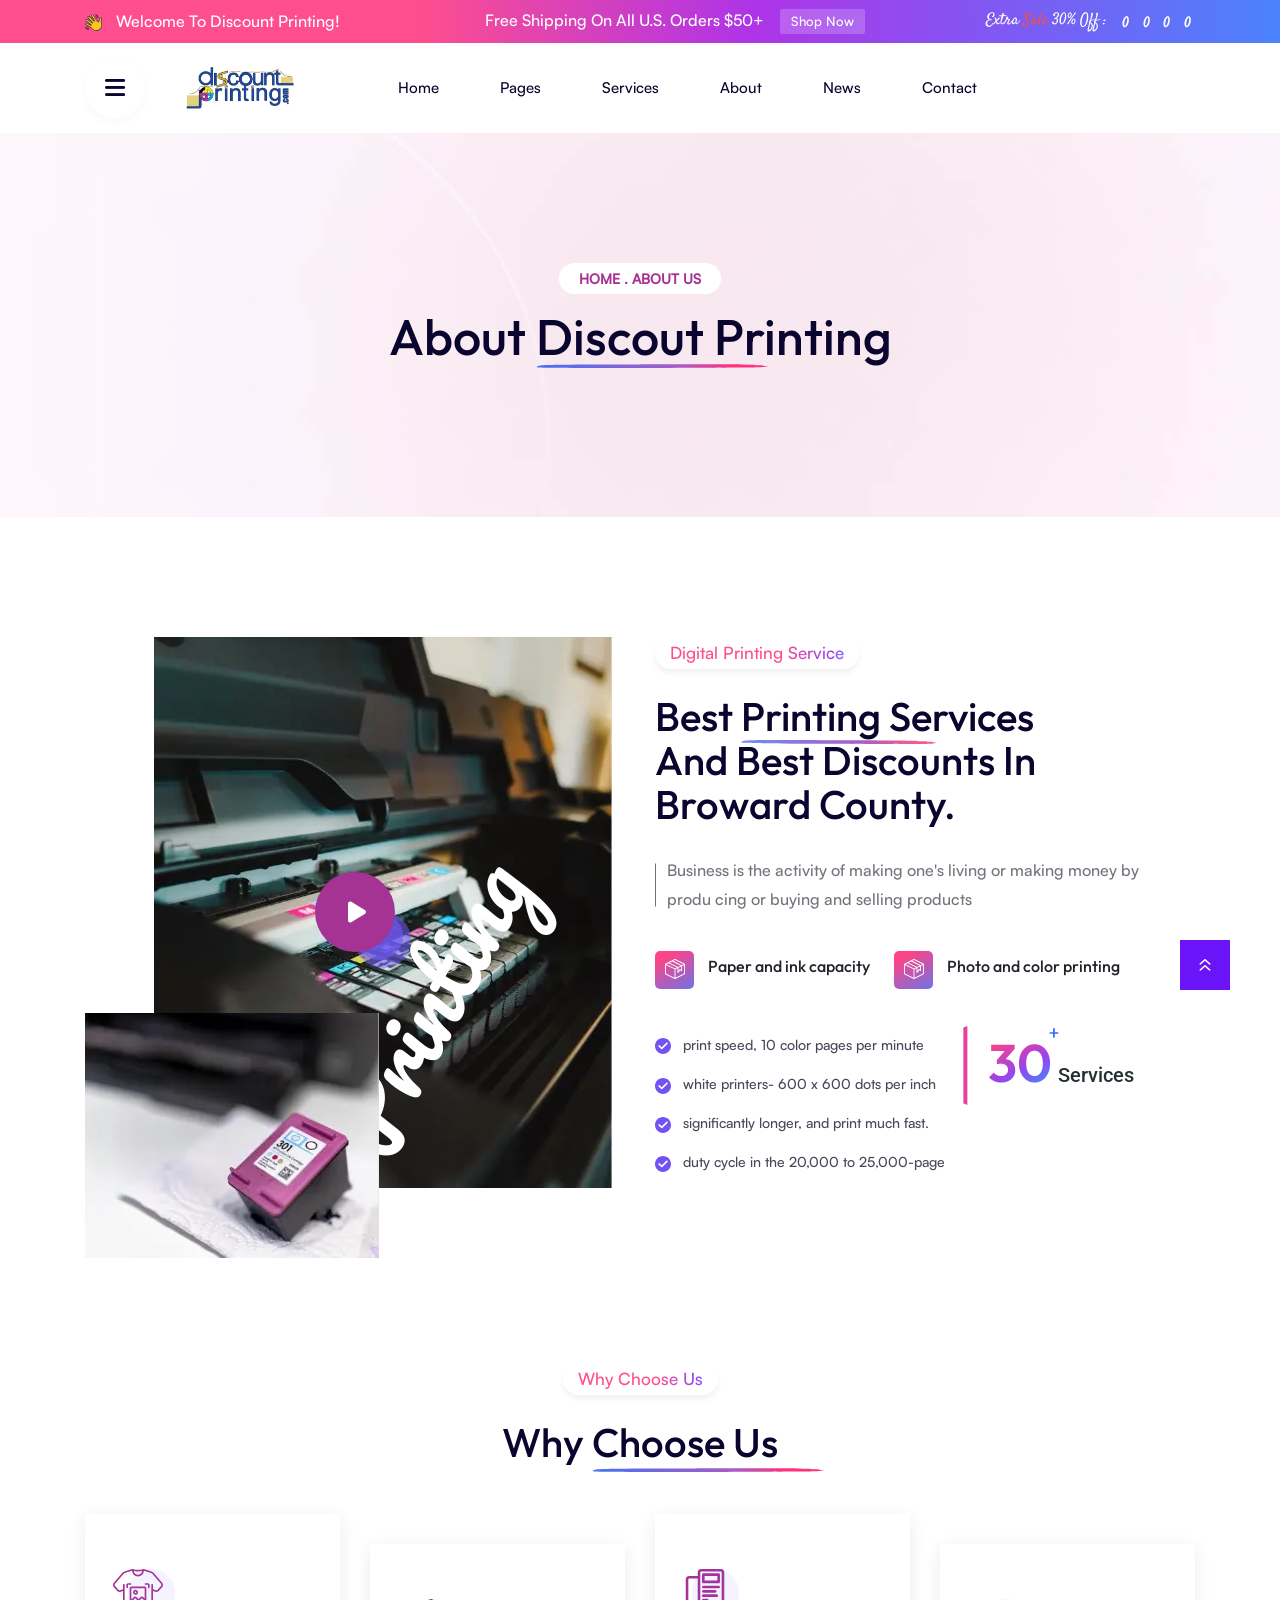
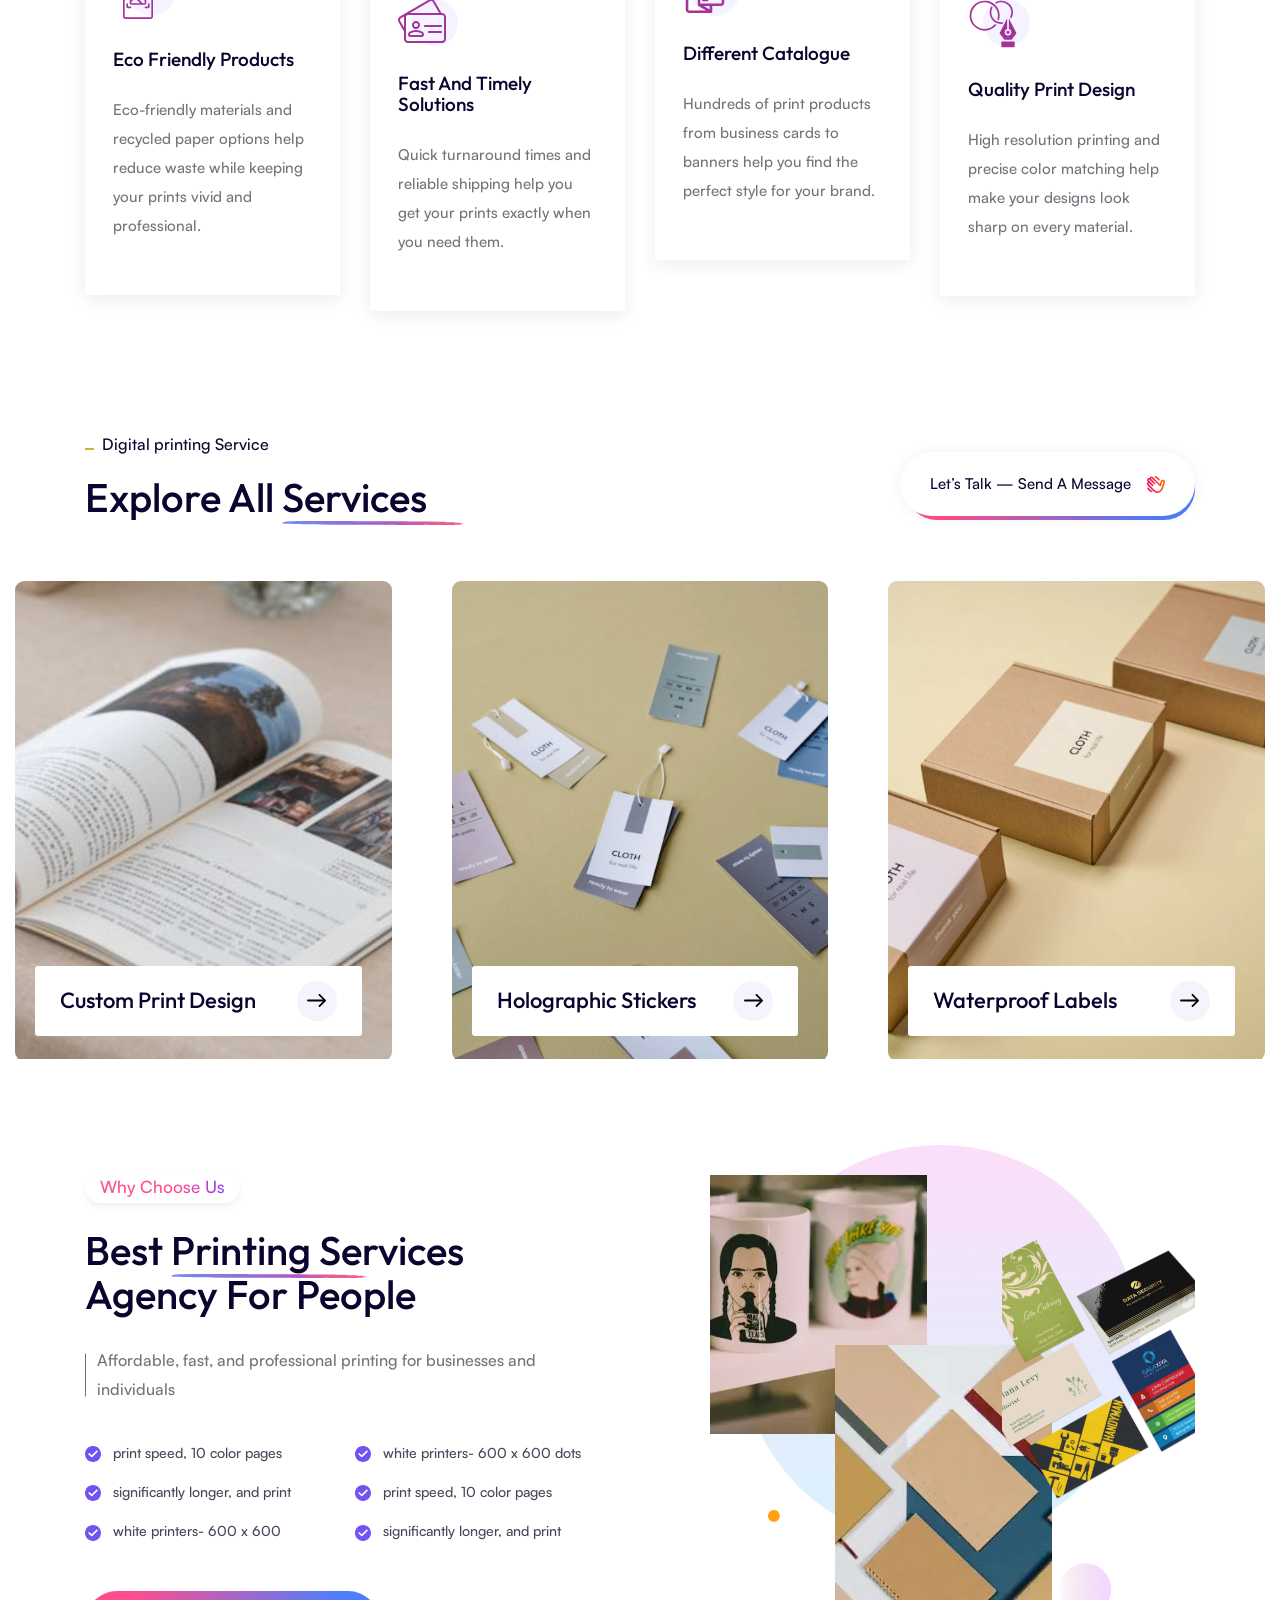
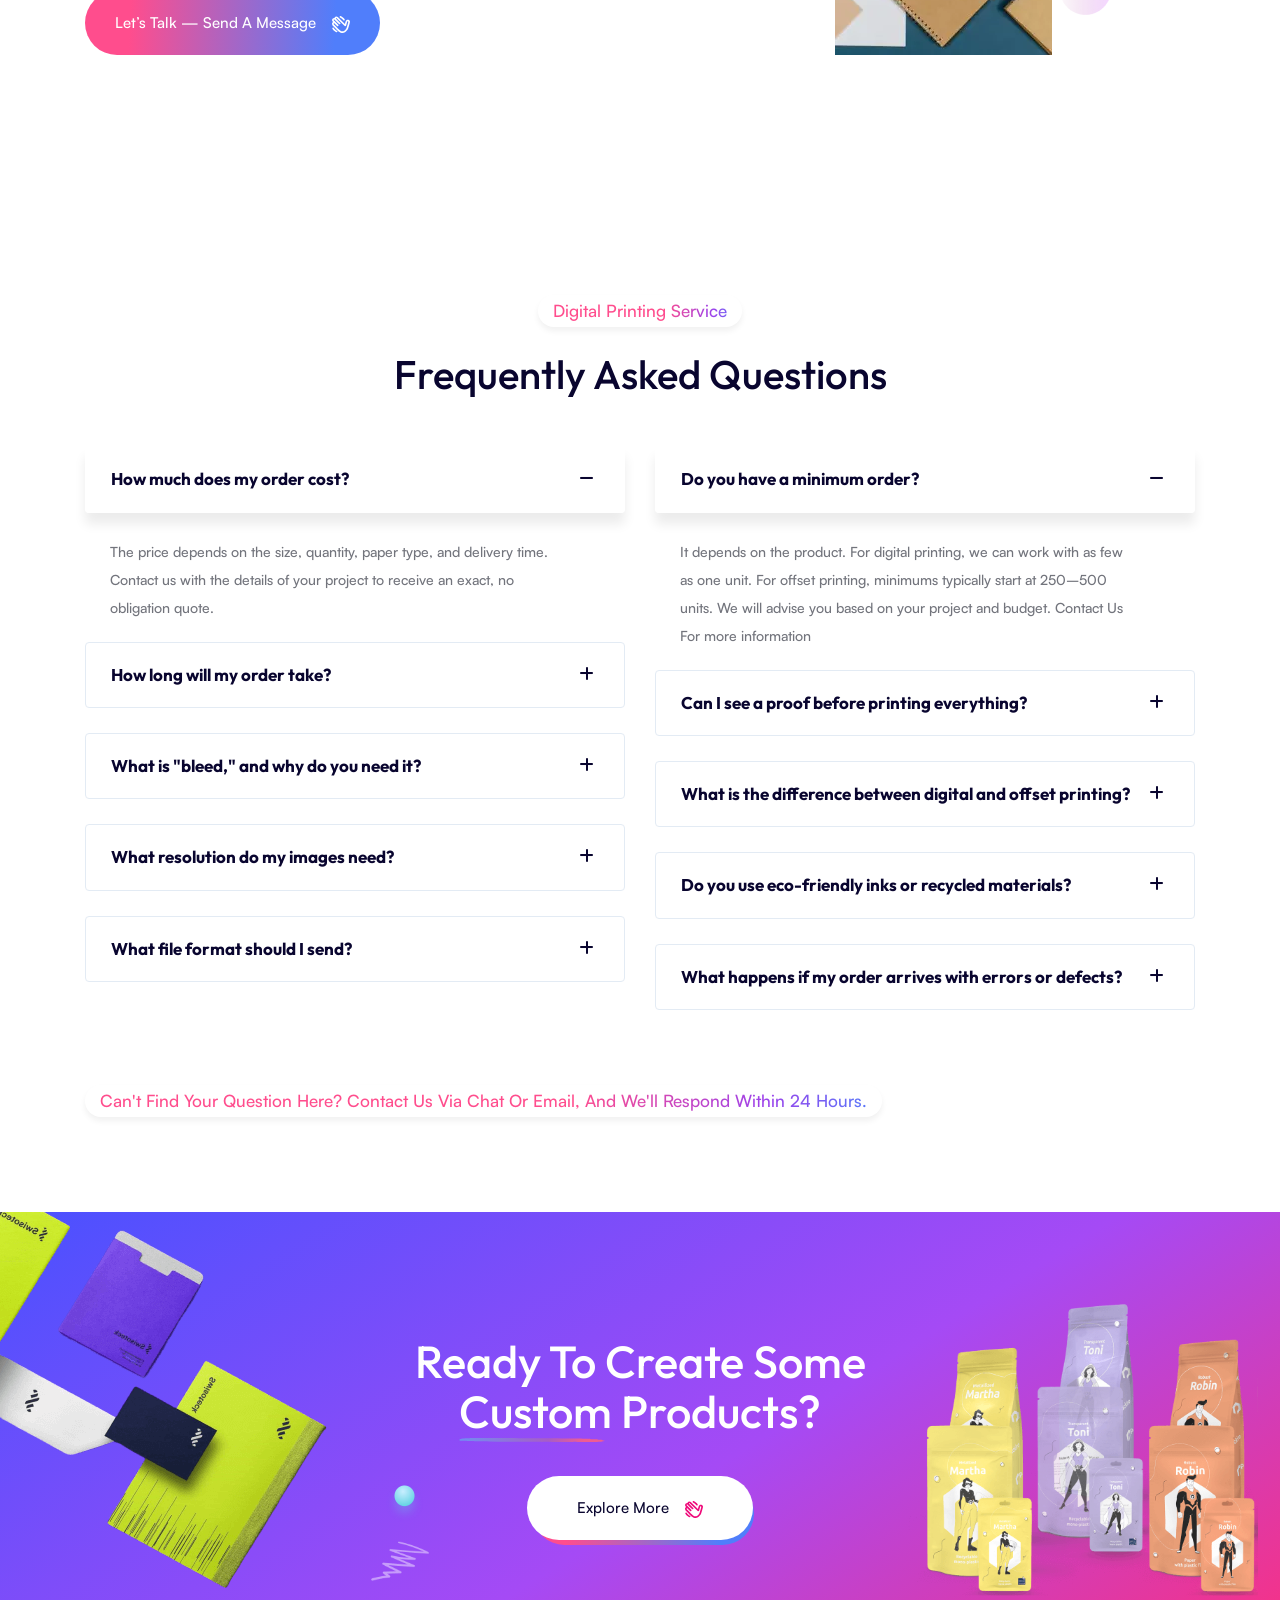
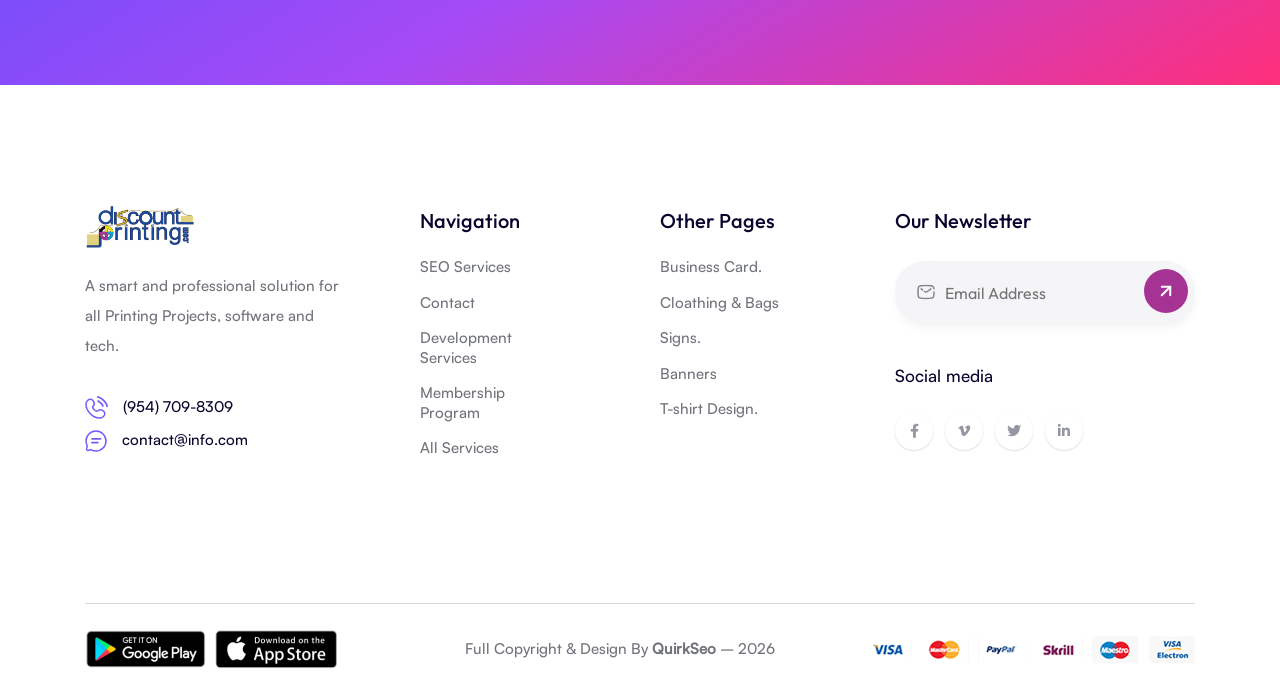
<file: about-us.html>
<!doctype html>
<html class="no-js" lang="zxx">

<head>
    <meta charset="utf-8">
    <meta http-equiv="x-ua-compatible" content="ie=edge">
    <title>Discount Printing</title>
    <meta name="description" content="">
    <meta name="viewport" content="width=device-width, initial-scale=1">


    <!-- Place favicon.ico in the root directory -->
    <link rel="shortcut icon" type="image/x-icon" href="assets/img/icon/DPI.png">

    <!-- CSS here -->
    <link rel="stylesheet" href="assets/css/bootstrap.min.css">
    <link rel="stylesheet" href="assets/css/animate.css">
    <link rel="stylesheet" href="assets/css/custom-animation.css">
    <link rel="stylesheet" href="assets/css/slick.css">
    <link rel="stylesheet" href="assets/css/flaticon.css">
    <link rel="stylesheet" href="assets/css/nice-select.css">
    <link rel="stylesheet" href="assets/css/flaticon.css">
    <link rel="stylesheet" href="assets/css/satoshi.css">
    <link rel="stylesheet" href="assets/css/swiper-bundle.css">
    <link rel="stylesheet" href="assets/css/meanmenu.css">
    <link rel="stylesheet" href="assets/css/font-awesome-pro.css">
    <link rel="stylesheet" href="assets/css/magnific-popup.css">
    <link rel="stylesheet" href="assets/css/spacing.css">
    <link rel="stylesheet" href="assets/css/style.css">
</head>

<body>

    <!-- preloader -->
    <div id="preloader">
        <div class="preloader">
            <span></span>
            <span></span>
        </div>
    </div>
    <!-- preloader end  -->

    <!-- back-to-top-start  -->
    <button class="scroll-top scroll-to-target" data-target="html">
        <i class="far fa-angle-double-up"></i>
    </button>
    <!-- back-to-top-end  -->

    <!-- tp-offcanvus-area-start -->
    <div class="tpoffcanvas-area">
        <div class="tpoffcanvas">
            <div class="tpoffcanvas__close-btn">
                <button class="close-btn"><i class="fal fa-times"></i></button>
            </div>
            <div class="tpoffcanvas__logo">
                <a href="index.html">
                    <img src="assets/img/icon/DPI.png" alt="">
                </a>
            </div>
            <div class="tpoffcanvas__title">
                <p>We are Discount Printing the best printing company in Broward County offering discounts affordable for every budget.</p>
            </div>
            <div class="tp-main-menu-mobile d-xl-none"></div>
            <div class="tpoffcanvas__contact-info">
                <div class="tpoffcanvas__contact-title">
                    <h5>Contact us</h5>
                </div>
                <ul>
                    <li>
                        <i class="fa-light fa-location-dot"></i>
                        <a href="https://www.google.com/maps/@23.8223586,90.3661283,15z" target="_blank">Stirling Rd Store #10, Dania Beach</a>
                    </li>
                    <li>
                        <i class="fas fa-envelope"></i>
                        <a href="mailto:solaredge@gmail.com">themepure@gmail.com</a>
                    </li>
                    <li>
                        <i class="fal fa-phone-alt"></i>
                        <a href="tel:+9547098309">+9547098309</a>
                    </li>
                </ul>
            </div>
            <div class="tpoffcanvas__input">
                <div class="tpoffcanvas__input-title">
                    <h4>Get UPdate</h4>
                </div>
                <form action="#">
                    <div class="p-relative">
                        <input type="text" placeholder="Enter mail">
                        <button>
                            <i class="fas fa-paper-plane"></i>
                        </button>
                    </div>
                </form>
            </div>
            <div class="tpoffcanvas__social">
                <div class="social-icon">
                    <a href="#"><i class="fab fa-twitter"></i></a>
                    <a href="#"><i class="fab fa-instagram"></i></a>
                    <a href="#"><i class="fab fa-facebook-f"></i></a>
                    <a href="#"><i class="fab fa-pinterest-p"></i></a>
                </div>
            </div>
        </div>
    </div>
    <div class="body-overlay"></div>
    <!-- tp-offcanvus-area-end -->

    <header>

        <!-- tp-header-top-area-start -->
        <div class="tp-header-top__area theme-bg tp-header-top__space">
            <div class="container container-large">
                <div class="row align-items-center">
                    <div class="col-xxl-4 col-xl-4 col-lg-6 col-md-6 col-sm-6">
                        <div class="tp-header-top__left-box text-center text-md-start">
                            <svg width="17" height="18" viewBox="0 0 17 18" fill="none"
                                xmlns="http://www.w3.org/2000/svg">
                                <path
                                    d="M1.5247 9.13256L5.7097 11.2701C5.83345 11.3319 6.10345 11.4838 6.25532 11.2363C6.39595 11.0057 6.1597 10.8201 6.0472 10.7357L1.17595 7.00631C0.821572 6.72506 0.742822 6.17944 1.01282 5.80819C1.28282 5.42006 1.84532 5.30756 2.22782 5.57194L7.17782 9.12131C7.26782 9.18881 7.51532 9.36881 7.69532 9.16068C7.87532 8.96381 7.67845 8.73881 7.5997 8.65443L3.00407 3.80569C2.6722 3.44006 2.6947 2.83256 3.13907 2.42194C3.49345 2.09569 4.11782 2.08444 4.45532 2.43319L8.9722 7.13568C9.0397 7.20318 9.24782 7.41693 9.46157 7.25943C9.68095 7.09068 9.52344 6.84318 9.48407 6.74756L6.6772 2.09006C6.48595 1.79194 6.48032 1.17881 6.99782 0.869437C7.5322 0.554437 8.04407 0.869437 8.24095 1.20131L11.3628 6.21881C11.8072 6.96131 12.5047 7.58568 13.1234 7.87818C13.6016 8.10318 13.9728 7.81631 14.0347 7.31568C14.1303 6.53944 14.2822 5.57756 14.5522 4.76756C14.8334 3.91819 15.8234 3.49631 16.6672 3.92381L16.3803 5.05444C16.0934 6.20193 16.0597 7.40568 16.2566 8.57568C16.4253 9.55443 16.5941 10.8144 16.5716 11.9338C16.5434 13.6213 15.4072 14.3582 14.3891 15.2751C9.99595 19.2632 6.80095 13.8407 5.24282 13.0701L0.714697 10.5557C0.332197 10.3363 0.247822 9.82443 0.472822 9.45318C0.692197 9.09318 1.1422 8.93568 1.5247 9.13256Z"
                                    fill="#FFC41C" />
                                <path
                                    d="M15.3509 3.9013C15.4859 3.92943 15.6153 3.9688 15.7447 4.03068L15.4578 5.1613C15.1709 6.3088 15.1372 7.51255 15.3341 8.68255C15.5028 9.6613 15.6716 10.9213 15.6491 12.0407C15.6209 13.7282 14.4847 14.4651 13.4666 15.3819C12.6341 16.1357 11.8466 16.5519 11.1041 16.7263C12.1053 16.7432 13.2022 16.3551 14.3834 15.2807C15.4016 14.3638 16.5322 13.6269 16.5659 11.9394C16.5884 10.8144 16.4197 9.55443 16.2509 8.5813C16.0484 7.4113 16.0878 6.20755 16.3747 5.06005L16.6616 3.92943C16.2284 3.71005 15.7503 3.7213 15.3509 3.9013Z"
                                    fill="#F2C34E" />
                                <path
                                    d="M15.3397 8.12567C15.5085 9.10442 15.6772 10.3644 15.6547 11.4838C15.6266 13.1713 14.4903 13.9082 13.4722 14.825C11.7172 16.4169 10.1535 16.5069 8.80908 15.995C10.3391 16.9232 12.2178 17.255 14.3891 15.2807C15.4072 14.3638 16.5378 13.6269 16.5716 11.9394C16.5941 10.8144 16.4253 9.55442 16.2566 8.5813C16.0597 7.4113 15.1372 6.95567 15.3397 8.12567Z"
                                    fill="#F2C34E" />
                                <path
                                    d="M3.53285 2.53444L8.5391 7.69256C8.6066 7.76006 8.81472 7.97381 9.02847 7.81631C9.24785 7.64756 9.09035 7.40006 9.05097 7.30444L8.8316 6.93881L4.45535 2.43881C4.14597 2.11819 3.60597 2.10131 3.24597 2.34319C3.35285 2.38819 3.44847 2.45006 3.53285 2.53444Z"
                                    fill="#F2C34E" />
                                <path
                                    d="M1.26033 5.70693L6.75033 9.63881C6.85158 9.71193 7.1272 9.90881 7.32408 9.67818C7.49845 9.49256 7.35783 9.27881 7.2622 9.16631L2.27845 5.59443C1.94658 5.36381 1.47408 5.39756 1.14783 5.64506C1.1872 5.66756 1.22658 5.68443 1.26033 5.70693Z"
                                    fill="#F2C34E" />
                                <path
                                    d="M7.31845 1.30256L10.4403 6.32006C10.8847 7.06256 11.5822 7.68694 12.201 7.97944C12.5328 8.13694 12.8141 8.03569 12.9772 7.79381C12.3978 7.47881 11.7791 6.90506 11.3628 6.21881L8.24095 1.20131C8.04408 0.869437 7.5322 0.554437 6.99783 0.869437C6.96408 0.886312 6.94158 0.908812 6.91345 0.931312C7.08783 1.02694 7.23408 1.16194 7.31845 1.30256Z"
                                    fill="#F2C34E" />
                                <path
                                    d="M5.3947 11.7932C5.53533 11.8663 5.85595 12.0407 6.03032 11.7538C6.09783 11.6413 6.08095 11.5457 6.04157 11.4613L1.57532 9.17758C1.22095 8.99758 0.8272 9.07633 0.551575 9.3182L5.3947 11.7932Z"
                                    fill="#F2C34E" />
                                <path
                                    d="M11.1828 17.0132C9.15784 17.0132 7.50972 15.4494 6.36222 14.3638C5.86722 13.8913 5.43409 13.4863 5.11909 13.3288L0.579721 10.8088C0.343471 10.6738 0.174721 10.4544 0.107221 10.1844C0.0284707 9.89193 0.0790957 9.57694 0.230971 9.31256C0.529096 8.80631 1.1366 8.62068 1.64847 8.87943L5.83347 11.0169C5.87847 11.0394 5.98534 11.0901 6.01909 11.0901C6.00222 11.0732 5.95722 11.0282 5.87284 10.9607L1.0016 7.23131C0.523471 6.84881 0.427846 6.14006 0.776596 5.64506C0.950971 5.39756 1.2266 5.21756 1.5416 5.16693C1.84535 5.11068 2.14347 5.17818 2.37972 5.34693L7.33534 8.89631C7.43659 8.97506 7.47597 8.98068 7.48722 8.98068C7.48159 8.97506 7.47034 8.93006 7.39722 8.85131L2.79597 4.00256C2.34597 3.49631 2.40785 2.71443 2.94222 2.21943C3.42035 1.78631 4.2191 1.79756 4.65222 2.24193L9.16909 6.94443C9.24784 7.02318 9.28159 7.03443 9.29847 7.04006C9.29284 7.01193 9.25347 6.93318 9.24222 6.90506L6.42972 2.24193C6.27784 2.01131 6.22722 1.67381 6.30034 1.37006C6.37347 1.06068 6.56472 0.807559 6.84597 0.638809C7.48159 0.261934 8.17347 0.560059 8.47722 1.06631L11.5935 6.08381C11.9872 6.74193 12.6341 7.34943 13.236 7.64193C13.3203 7.68131 13.4497 7.71506 13.551 7.65881C13.6522 7.60256 13.7253 7.47318 13.7478 7.29318C13.8378 6.59568 13.9841 5.56068 14.2766 4.69443C14.4341 4.21068 14.7997 3.82256 15.2778 3.62568C15.7616 3.42881 16.3128 3.45131 16.791 3.68756C16.9091 3.74943 16.971 3.87881 16.9372 4.00818L16.6503 5.13881C16.3747 6.24131 16.3353 7.38881 16.5322 8.54193C16.7628 9.86381 16.8697 11.0113 16.8528 11.9563C16.8247 13.5482 15.8853 14.3638 14.9741 15.1569C14.8447 15.2694 14.7097 15.3876 14.5803 15.5057C13.3653 16.5969 12.2235 17.0132 11.1828 17.0132ZM1.17035 9.32943C0.990346 9.32943 0.821596 9.42506 0.720346 9.59944V9.60506C0.641596 9.73444 0.619096 9.89756 0.652846 10.0438C0.675346 10.1282 0.731596 10.2463 0.855346 10.3194L5.37784 12.8338C5.76034 13.0194 6.21597 13.4526 6.74472 13.9588C8.53909 15.6576 10.9916 17.9863 14.1978 15.0782C14.3328 14.9544 14.4678 14.8419 14.6028 14.7238C15.4916 13.9476 16.2622 13.2838 16.2903 11.9394C16.3072 11.0338 16.2003 9.92006 15.981 8.63193C15.7672 7.40006 15.8122 6.17381 16.1047 4.99256L16.3297 4.09818C16.0541 4.01381 15.7616 4.02506 15.4916 4.13756C15.1653 4.27256 14.9178 4.53693 14.811 4.86318C14.5353 5.69006 14.3891 6.68006 14.3047 7.35506C14.2597 7.70943 14.0853 7.99631 13.8266 8.14256C13.5847 8.27756 13.2866 8.27756 12.9997 8.14256C12.291 7.80506 11.571 7.12443 11.121 6.37068L7.99909 1.35318C7.90909 1.20693 7.56597 0.858184 7.13847 1.11693C6.98659 1.20693 6.89097 1.33631 6.85159 1.49381C6.80659 1.67381 6.85159 1.84818 6.90784 1.93818L9.72034 6.60131C9.96784 7.09068 9.80472 7.34381 9.63034 7.47881C9.47847 7.59131 9.16909 7.72631 8.77534 7.33818L4.25285 2.63006C4.02785 2.40506 3.57785 2.40506 3.33035 2.63006C2.98722 2.95068 2.99847 3.38381 3.21222 3.62006L7.80222 8.45756C8.14534 8.81756 8.07784 9.15506 7.89784 9.35193C7.81909 9.44193 7.50972 9.72881 7.00347 9.34631L2.05347 5.80256C1.94097 5.72381 1.79472 5.69006 1.63722 5.71818C1.4741 5.74631 1.32785 5.83631 1.23785 5.96568C1.05785 6.21881 1.10847 6.59568 1.34472 6.78693L6.21034 10.5107C6.66034 10.8651 6.60972 11.1801 6.48597 11.3769C6.35659 11.5907 6.09222 11.7876 5.58034 11.5176L1.38972 9.37443C1.32222 9.34631 1.2491 9.32943 1.17035 9.32943Z"
                                    fill="#04212F" />
                                <path
                                    d="M3.93785 15.9726C2.29535 15.9726 0.77097 15.0388 0.0284694 13.5594C-0.0390306 13.4244 0.0172194 13.2557 0.157844 13.1826C0.298469 13.1151 0.46722 13.1713 0.53472 13.3063C1.19847 14.6226 2.5766 15.4494 4.05035 15.4044C4.20785 15.4101 4.33722 15.5226 4.33722 15.6801C4.34285 15.8376 4.2191 15.9669 4.0616 15.9669C4.02222 15.9726 3.98285 15.9726 3.93785 15.9726Z"
                                    fill="#04212F" />
                                <path
                                    d="M3.9097 14.5776C3.89845 14.5776 3.89282 14.5776 3.88157 14.5776C2.80157 14.4707 1.8397 13.8407 1.31657 12.8901C1.24345 12.7551 1.28845 12.5807 1.42907 12.5076C1.56407 12.4345 1.73845 12.4795 1.81157 12.6201C2.2447 13.4076 3.04345 13.9307 3.93782 14.0207C4.0897 14.0376 4.20782 14.1726 4.19095 14.3301C4.17407 14.4707 4.05032 14.5776 3.9097 14.5776Z"
                                    fill="#04212F" />
                                <path
                                    d="M13.3653 4.34007C13.2247 4.34007 13.1009 4.23319 13.0841 4.08694C12.9266 2.62445 11.9197 1.37007 10.5247 0.891946C10.3784 0.841321 10.2997 0.683821 10.3503 0.537571C10.4009 0.391321 10.5584 0.312571 10.7047 0.363196C12.3022 0.908821 13.4553 2.34882 13.6409 4.03069C13.6578 4.18257 13.5453 4.32319 13.3934 4.34007C13.3878 4.34007 13.3766 4.34007 13.3653 4.34007Z"
                                    fill="#04212F" />
                                <path
                                    d="M11.9985 4.62131C11.8635 4.62131 11.7397 4.52006 11.7228 4.37944C11.5878 3.49069 11.0253 2.72006 10.2153 2.32631C10.0747 2.25881 10.0185 2.09006 10.086 1.94944C10.1535 1.80881 10.3222 1.75256 10.4628 1.82006C11.436 2.29819 12.1166 3.22069 12.2797 4.29506C12.3022 4.44694 12.1953 4.59319 12.0435 4.61569C12.0266 4.61569 12.0153 4.62131 11.9985 4.62131Z"
                                    fill="#04212F" />
                            </svg>
                            <span>Welcome to Discount Printing!</span>
                        </div>
                    </div>
                    <div class="col-xxl-4 col-xl-5 d-none d-xl-block">
                        <div class="tp-header-top__shop-box text-xl-start text-end">
                            <span>Free shipping on all U.S. orders $50+</span>
                            <a href="#">Shop Now</a>
                        </div>
                    </div>
                    <div class="col-xxl-4 col-xl-3 col-lg-6 col-md-6  col-sm-6 d-none d-sm-block">
                        <div class="tp-header-top__right-box d-flex align-items-center justify-content-end">
                            <span class="mr-10">Extra <i>sale</i> 30% off :</span>
                            <div class="tp-header-top__countdown" data-countdown data-date="Sep 30 2024 20:20:22">
                                <ul>
                                    <li><span data-days>0</span></li>
                                    <li><span data-hours>0</span></li>
                                    <li><span data-minutes>0</span></li>
                                    <li><span data-seconds>0</span></li>
                                </ul>
                            </div>
                        </div>
                    </div>
                </div>
            </div>
        </div>
        <!-- tp-header-top-area-end -->

        <!-- tp-header-area-start -->
        <div id="header-sticky" class="tp-header__area">
            <div class="container container-large">
                <div class="row align-items-center">
                    <div class="col-xl-3 col-lg-6 col-md-6 col-sm-6 col-6">
                        <div class="tp-header__left-box d-flex align-items-center">
                            <div class="tp-header__bar d-none d-xl-block">
                                <button class="tp-menu-bar">
                                    <i class="fa-solid fa-bars"></i>
                                </button>
                            </div>
                            <div class="tp-header__logo">
                                <a href="index.html">
                                    <img src="assets/img/logo/DPW.webp" alt="">
                                </a>
                            </div>
                        </div>
                    </div>
                    <div class="col-xl-7 d-none d-xl-block">
                        <div class="tp-header__main-menu">
                            <nav class="tp-main-menu-content">
                                <ul>
                                    <li class="has-dropdown">
                                        <a href="index-2.html">Home</a>
                                    </li>
                                    <li class="has-dropdown">
                                        <a href="#">pages</a>
                                        <ul class="submenu tp-submenu">
                                            <li><a href="project.html">project</a></li>
                                            <!-- <li><a href="project-details.html">project details</a></li> -->
                                            <li><a href="faq.html">faq</a></li>
                                        </ul>
                                    </li>
                                    <li class="has-dropdown">
                                        <a href="service.html">services</a>
                                        <ul class="submenu tp-submenu">
                                            <li><a href="service.html">service</a></li>
                                            <!-- <li><a href="service-details.html">service details</a></li> -->
                                        </ul>
                                    </li>
                                    <li>
                                        <a href="about-us.html">about</a>
                                    </li>
                                    <li class="has-dropdown">
                                        <a href="blog.html">news</a>
                                        <ul class="submenu tp-submenu">
                                            <li><a href="blog.html">blog</a></li>
                                            <!-- <li><a href="blog-details.html">blog details</a></li> -->
                                        </ul>
                                    </li>
                                    <li>
                                        <a href="contact.html">contact</a>
                                    </li>
                                </ul>
                            </nav>
                        </div>
                    </div>
                    <div class="col-xl-2 col-lg-6 col-md-6 col-sm-6 col-6">
                        <div class="tp-header__right-box d-flex align-items-center justify-content-end">
                            <ul class="d-none d-sm-block">

                                <li>
                                    <div class="tp-header__chat-box d-none d-xxl-block">
                                        <a href="contact.html">
                                            <strong>Let,s Talk</strong>
                                            <button onclick="llamarAhora('+19547098309')">(954) 709-8309</button>
                                            <span>
                                                <svg width="23" height="23" viewBox="0 0 23 23" fill="none"
                                                    xmlns="http://www.w3.org/2000/svg">
                                                    <g clip-path="url(#clip0_37_410)">
                                                        <path
                                                            d="M21.5648 16.6095C23.7874 13.4911 23.4476 9.21882 20.4119 6.43587C19.0249 5.16435 17.2566 4.37279 15.3465 4.15172C15.3346 4.13708 15.3224 4.12257 15.3091 4.10869C13.6474 2.38257 11.26 1.39258 8.75923 1.39258C4.00025 1.39258 0 4.9384 0 9.47852C0 11.0703 0.494455 12.5963 1.43373 13.9141L0.121604 18.0338C0.039127 18.2927 0.120256 18.5757 0.327301 18.7517C0.534705 18.928 0.827281 18.9618 1.06901 18.8389L5.05928 16.8099C5.87875 17.1628 6.74772 17.3943 7.64759 17.4996C9.38346 19.3251 11.7837 20.2598 14.2393 20.2598C15.5158 20.2598 16.7877 19.9996 17.9391 19.5052L21.9296 21.5342C22.0262 21.5834 22.1308 21.6074 22.2348 21.6074C22.6895 21.6074 23.0155 21.1643 22.877 20.7291L21.5648 16.6095ZM5.33124 15.4541C5.14252 15.3644 4.92299 15.3674 4.73679 15.4621L1.89472 16.9072L2.8228 13.9933C2.89036 13.7812 2.84881 13.5494 2.71171 13.374C1.81929 12.2316 1.34757 10.8846 1.34757 9.47852C1.34757 5.76303 4.67241 2.74023 8.75923 2.74023C10.405 2.74023 11.9893 3.23882 13.2745 4.13668C8.94637 4.57188 5.48011 7.95243 5.48011 12.1738C5.48011 13.4868 5.81666 14.7508 6.45119 15.8833C6.06701 15.7689 5.69286 15.6258 5.33124 15.4541ZM18.2618 18.1574C18.0783 18.0641 17.8586 18.0585 17.6673 18.1494C16.6168 18.6484 15.4315 18.9121 14.2393 18.9121C10.1525 18.9121 6.82768 15.8893 6.82768 12.1738C6.82768 8.45834 10.1525 5.43555 14.2393 5.43555C18.3262 5.43555 21.651 8.45834 21.651 12.1738C21.651 13.5799 21.1793 14.9269 20.2868 16.0692C20.1498 16.2446 20.1082 16.4764 20.1757 16.6886L21.1038 19.6025L18.2618 18.1574Z"
                                                            fill="white" />
                                                        <path
                                                            d="M11.4993 12.8477C11.8714 12.8477 12.1731 12.546 12.1731 12.1738C12.1731 11.8017 11.8714 11.5 11.4993 11.5C11.1271 11.5 10.8254 11.8017 10.8254 12.1738C10.8254 12.546 11.1271 12.8477 11.4993 12.8477Z"
                                                            fill="white" />
                                                        <path
                                                            d="M14.1943 12.8477C14.5665 12.8477 14.8682 12.546 14.8682 12.1738C14.8682 11.8017 14.5665 11.5 14.1943 11.5C13.8222 11.5 13.5205 11.8017 13.5205 12.1738C13.5205 12.546 13.8222 12.8477 14.1943 12.8477Z"
                                                            fill="white" />
                                                        <path
                                                            d="M16.8896 12.8477C17.2618 12.8477 17.5635 12.546 17.5635 12.1738C17.5635 11.8017 17.2618 11.5 16.8896 11.5C16.5175 11.5 16.2158 11.8017 16.2158 12.1738C16.2158 12.546 16.5175 12.8477 16.8896 12.8477Z"
                                                            fill="white" />
                                                    </g>
                                                    <defs>
                                                        <clipPath id="clip0_37_410">
                                                            <rect width="23" height="23" fill="white" />
                                                        </clipPath>
                                                    </defs>
                                                </svg>
                                            </span>
                                        </a>
                                    </div>
                                </li>
                            </ul>
                            <div class="tp-header-2__bar d-xl-none">
                                <button class="tp-menu-bar">
                                    <i class="fa-solid fa-bars"></i>
                                </button>
                            </div>
                        </div>
                    </div>
                </div>
            </div>
        </div>
        <!-- tp-header-area-end -->

    </header>


    <main>

    <!-- breadcrumb-area-start -->
    <div class="tp-breadcrumb__area fix tp-breadcrumb-height" data-background="assets/img/breadcrumb/breadcrumb.png">
        <div class="container">
            <div class="row">
                <div class="col-12">
                    <div class="tp-breadcrumb__content text-center z-index-5">
                        <div class="tp-breadcrumb__list">
                        <span><a href="index.html">Home </a></span> 
                        <span class="dvdr">.</span>
                        <span>About us</span>
                        </div>
                        <h3 class="tp-breadcrumb__title">About <span class="p-relative z-index-5">
                            Discout Printing
                            <span class="tp-title-shape">
                                <svg width="233" height="5" viewBox="0 0 233 5" fill="none" xmlns="http://www.w3.org/2000/svg">
                                    <path d="M229.237 2.64045C229.948 2.63606 231.134 2.60076 231.845 2.6523C230.66 2.65963 229.474 2.69493 228.526 2.70079C228.052 2.75967 229.238 2.78031 229.712 2.80535C230.661 2.79949 231.609 2.79363 232.321 2.84517C231.61 2.87754 230.661 2.8834 229.713 2.88927C228.764 2.89513 227.579 2.87449 226.868 2.93483C227.579 2.9584 227.579 2.9584 227.579 3.01434C225.92 3.05258 225.921 3.2204 223.312 3.18058C222.364 3.18645 221.415 3.19231 220.467 3.19817C219.282 3.31739 217.86 3.43807 214.777 3.40118C213.829 3.43501 212.88 3.44088 211.932 3.41877C209.324 3.49083 206.715 3.47899 204.107 3.52308C203.87 3.55252 203.633 3.55398 203.396 3.52748C202.448 3.53334 201.499 3.5392 200.551 3.54507L200.314 3.54653L200.076 3.548C199.128 3.55386 198.417 3.58623 197.468 3.56412C194.149 3.58464 190.592 3.60663 187.272 3.65512C185.138 3.66831 183.478 3.6506 182.292 3.57401L182.055 3.57548L181.818 3.57694C181.107 3.63728 181.345 3.71973 178.974 3.73439C176.602 3.72108 174.231 3.73573 171.623 3.75186C169.963 3.73415 168.303 3.80035 166.644 3.78264C160.715 3.79131 154.788 3.82795 148.86 3.83662C143.643 3.86887 138.426 3.87314 133.21 3.87742C131.313 3.94509 129.416 3.90087 127.756 3.91113C118.271 3.94179 108.55 4.00188 99.0646 3.9766C94.7964 3.97501 90.5285 4.02936 86.2601 3.9998C82.4663 4.02326 78.9094 4.01727 75.1154 4.01275C66.3418 4.01104 57.5683 4.00933 49.0315 3.95021C45.4748 3.97219 42.155 3.96474 39.072 3.89988C34.0926 3.93066 29.3498 3.87606 24.8441 3.82C24.1328 3.82439 23.6584 3.79935 23.1842 3.80229C21.2874 3.84198 19.8644 3.79483 18.2042 3.74915C17.0187 3.75648 16.07 3.73437 15.3585 3.7108C14.647 3.68722 13.9357 3.69162 13.2241 3.66805C12.5125 3.6165 11.3269 3.62383 10.1413 3.63116C8.24405 3.58694 5.87274 3.57363 5.39765 3.4367C1.84077 3.43071 0.891628 3.32469 1.12788 3.18337C-0.295844 3.02433 -0.0597648 2.85504 1.12477 2.67988C1.12425 2.59597 1.12373 2.51205 1.12321 2.42814L1.12304 2.40017C0.647594 2.2073 3.2548 2.02334 2.54243 1.85991C2.30444 1.72152 3.72644 1.60084 4.6742 1.48309C4.67403 1.45512 4.67368 1.39918 5.62198 1.36534C5.85891 1.33591 6.5701 1.30354 7.51838 1.2697C8.70326 1.15049 10.1254 1.05778 12.4964 1.01515C12.9702 0.956276 13.9189 0.978385 14.6302 0.973987C15.3414 0.941619 16.0526 0.90925 16.7637 0.876881C17.4749 0.844513 18.1862 0.840116 18.8976 0.835718C21.7426 0.762187 24.5878 0.716626 27.6703 0.697572C28.8559 0.690243 29.8043 0.68438 30.9899 0.677052C31.4641 0.67412 32.1754 0.669723 32.6495 0.63882C39.0516 0.599246 45.6908 0.558205 52.0931 0.546602C55.4127 0.526082 58.7321 0.47759 62.0522 0.540985C64.8975 0.523396 68.2168 0.446933 71.2998 0.511793C72.0111 0.507395 72.7225 0.502998 73.1967 0.500067C75.3306 0.458904 77.2275 0.447178 79.3617 0.461958C84.5782 0.429712 89.7949 0.425438 94.7744 0.422629C96.4342 0.412369 98.331 0.372671 99.754 0.41982C100.703 0.441929 101.651 0.436066 102.599 0.402231C105.682 0.383177 108.764 0.364122 111.847 0.373039C112.321 0.370108 112.795 0.367177 113.27 0.364245C114.455 0.384888 115.878 0.348122 117.064 0.368765C118.723 0.358505 120.62 0.346779 122.28 0.336519C123.703 0.327725 125.363 0.317465 126.548 0.338107C127.497 0.332244 128.445 0.326382 129.394 0.320519C131.291 0.308793 133.425 0.26763 135.322 0.311847C138.879 0.289861 142.435 0.295847 145.755 0.275326C151.446 0.240149 157.137 0.260915 162.828 0.253709C164.725 0.241983 166.384 0.231723 168.282 0.247968C166.622 0.258229 164.725 0.269954 163.065 0.280214C164.725 0.241983 166.622 0.230257 168.282 0.247968C171.364 0.228914 174.209 0.211325 177.055 0.24968C178.241 0.242351 179.426 0.235022 180.612 0.255665C180.849 0.254199 181.086 0.252734 181.323 0.251268C183.932 0.235145 186.54 0.246993 189.149 0.286814C191.52 0.272156 193.654 0.314908 195.788 0.329688C196.974 0.322359 198.159 0.31503 199.345 0.363645C201.48 0.378425 203.377 0.39467 204.089 0.474188C205.511 0.40945 206.46 0.45953 207.645 0.480173C208.831 0.528788 208.358 0.615634 209.781 0.662782C209.069 0.667179 208.358 0.671577 207.647 0.675974C207.884 0.70248 208.121 0.728985 208.358 0.72752C210.018 0.773202 211.678 0.790914 213.338 0.808625C213.576 0.80716 213.813 0.805694 214.05 0.804228C215.71 0.793968 217.606 0.754271 219.029 0.801419L219.266 0.799954C219.266 0.799954 219.267 0.827925 219.029 0.829391C218.081 0.835254 217.133 0.841117 216.421 0.845514L216.184 0.84698C217.369 0.811679 218.318 0.805817 219.029 0.829391C219.504 0.938345 218.082 0.975111 217.608 1.03399C217.845 1.06049 216.66 1.09579 217.609 1.1179C218.32 1.1135 219.505 1.0782 219.268 1.13561C219.032 1.19302 217.609 1.17384 216.898 1.17824C216.66 1.17971 216.423 1.20914 216.186 1.21061C218.084 1.2828 219.981 1.29904 221.878 1.34326C224.723 1.32567 225.91 1.43023 227.57 1.50388C228.044 1.52892 228.756 1.49655 228.993 1.52306C227.57 1.53186 228.282 1.61137 227.334 1.64521C224.015 1.72167 224.015 1.80558 227.098 1.89842C228.047 1.92052 229.944 1.93677 230.419 2.01775C230.419 2.04572 230.419 2.0737 230.419 2.0737C230.893 2.07076 231.368 2.06783 231.368 2.0958C231.131 2.15321 230.419 2.12964 229.708 2.13404C229.234 2.13697 228.523 2.14137 228.286 2.1708C228.76 2.25179 228.523 2.28122 227.101 2.29002C227.575 2.34303 228.998 2.30626 228.761 2.39164C229.473 2.38725 229.947 2.41229 230.658 2.40789C229.947 2.46823 228.524 2.42108 228.287 2.47849C228.999 2.53003 228.999 2.55801 227.814 2.53736C226.865 2.54323 225.679 2.52258 226.865 2.59917C227.577 2.59477 228.525 2.58891 229.237 2.64045ZM6.81321 2.28107C6.57609 2.28254 6.57612 2.28254 6.57629 2.31051C6.57612 2.28254 6.81321 2.28107 6.81321 2.28107ZM66.5686 2.33128C66.8059 2.35779 66.8057 2.32982 67.0428 2.32835C66.8057 2.32982 66.5686 2.33128 66.5686 2.33128ZM96.2104 2.56764C95.9733 2.56911 95.9733 2.56911 96.2104 2.56764V2.56764ZM76.2909 2.38307C76.2908 2.3551 76.2908 2.3551 76.2909 2.38307V2.38307ZM65.1499 2.98342C64.9128 2.98489 64.9128 2.98489 64.6755 2.95838C64.6755 2.95838 64.4384 2.95985 64.4385 2.98782C64.6757 2.98635 64.9128 2.98489 65.1499 2.98342ZM38.828 2.78249C39.0649 2.75305 38.8278 2.75452 38.828 2.78249V2.78249ZM77.2442 3.16041C77.4814 3.15895 77.4814 3.15895 77.2442 3.16041V3.16041ZM72.5015 3.10581C72.2643 3.10728 72.2645 3.13525 71.7903 3.13818C72.0272 3.10874 72.2643 3.10728 72.5015 3.10581ZM27.4465 2.85284C27.4467 2.88081 27.4467 2.88081 27.4465 2.85284V2.85284ZM174.691 1.3832C174.691 1.3832 174.691 1.35523 174.454 1.38466C174.454 1.38466 174.454 1.38466 174.217 1.38613C174.454 1.38466 174.454 1.38466 174.691 1.3832ZM193.903 2.27145C193.903 2.24348 194.14 2.24201 194.14 2.21404C193.666 2.24494 193.666 2.24494 193.903 2.27145ZM138.421 3.00603C138.421 3.00603 138.184 3.00749 138.184 3.03547C138.421 3.034 138.895 3.03107 139.133 3.0296C138.895 3.0031 138.658 3.00456 138.421 3.00603ZM153.35 1.34728C153.349 1.31931 153.349 1.31931 153.35 1.34728C153.349 1.31931 153.112 1.32078 153.35 1.34728ZM189.393 1.51609C189.63 1.51463 189.63 1.51463 189.393 1.51609C189.63 1.48666 189.867 1.48519 189.867 1.45722C189.63 1.45868 189.393 1.46015 189.156 1.46162C189.393 1.48812 189.393 1.48812 189.393 1.51609ZM186.782 1.0567C186.545 1.08614 186.545 1.08614 186.782 1.0567V1.0567ZM118.269 3.52222C118.269 3.55019 118.269 3.55019 118.032 3.57962C118.269 3.57816 118.506 3.57669 118.743 3.57523C118.506 3.54872 118.506 3.54872 118.269 3.52222ZM166.624 0.677801C166.861 0.676335 166.861 0.676335 167.099 0.674869C167.099 0.674869 166.861 0.676335 166.624 0.677801ZM97.1478 0.771601C96.9107 0.773067 96.9107 0.773067 97.1478 0.771601V0.771601ZM224.734 3.03193C225.682 2.97013 226.394 2.9937 227.342 3.01581C226.631 3.02021 225.682 3.02607 224.734 3.03193ZM127.023 0.391119C127.26 0.389653 127.497 0.388187 127.735 0.414693C127.26 0.389653 127.023 0.391119 127.023 0.391119Z" fill="url(#paint0_linear_720_932)"/>
                                    <defs>
                                    <linearGradient id="paint0_linear_720_932" x1="196.345" y1="-0.373061" x2="24.7083" y2="95.8315" gradientUnits="userSpaceOnUse">
                                    <stop offset="0" stop-color="#FF307C"/>
                                    <stop offset="0.247843" stop-color="#A85CC5"/>
                                    <stop offset="1" stop-color="#3075FF"/>
                                    </linearGradient>
                                    </defs>
                                </svg>                                        
                            </span>
                        </span>
                        </h3>
                    </div>
                </div>
            </div>
        </div>
    </div>
    <!-- breadcrumb-area-end -->

    <!-- service-area-start -->
    <div class="tp-service-2__area pt-120 pb-120">
        <div class="container">
            <div class="row">
                <div class="col-xl-6 col-lg-6">
                    <div class="tp-service-2__thumb-box-2 p-relative">
                        <div class="tp-service-2__main-thumb-2 text-center text-lg-strat">
                            <img src="assets/img/service/PrintingPress.webp" alt="">
                            <div class="tp-service-2__icon">
                                <a class="popup-video" href="https://www.youtube.com/watch?v=PO_fBTkoznc"><i class="fas fa-play"></i></a>
                            </div>
                        </div>
                        <div class="tp-service-2__shape-6">
                            <img src="assets/img/service/Printing Color.webp" alt="">
                        </div>
                        <div class="tp-service-2__img-text">
                            <h6>Printing</h6>
                        </div>
                    </div>
                </div>
                <div class="col-xl-6 col-lg-6 wow tpfadeRight" data-wow-duration=".9s" data-wow-delay=".5s">
                    <div class="tp-service-2__right-box-2">
                        <div class="tp-service-2__section-title mb-30">
                            <span class="tp-gradiant-section-subtitle">Digital printing Service</span>
                            <h3 class="tp-section-title-3">Best <span class="p-relative">
                                Printing
                                <span class="tp-title-shape-4">
                                    <svg width="197" height="4" viewBox="0 0 197 4" fill="none" xmlns="http://www.w3.org/2000/svg">
                                        <path d="M194.384 3.21727C194.988 3.21727 195.994 3.1893 196.598 3.24524C195.592 3.24524 194.586 3.27322 193.781 3.27322C193.378 3.32916 194.384 3.35713 194.787 3.3851C195.592 3.3851 196.396 3.3851 197 3.44105C196.396 3.46902 195.592 3.46902 194.787 3.46902C193.982 3.46902 192.976 3.44105 192.372 3.49699C192.976 3.52496 192.976 3.52496 192.976 3.58091C191.568 3.60888 191.568 3.77671 189.354 3.72077C188.55 3.72077 187.745 3.72077 186.94 3.72077C185.934 3.83266 184.727 3.94454 182.111 3.8886C181.307 3.91657 180.502 3.91657 179.697 3.8886C177.484 3.94454 175.271 3.91657 173.057 3.94454C172.856 3.97252 172.655 3.97252 172.454 3.94454C171.649 3.94454 170.844 3.94454 170.039 3.94454H169.838H169.637C168.832 3.94454 168.229 3.97252 167.424 3.94454C164.607 3.94454 161.589 3.94454 158.772 3.97252C156.962 3.97252 155.553 3.94454 154.547 3.86063H154.346H154.145C153.541 3.91657 153.742 4.00049 151.73 4.00049C149.718 3.97252 147.706 3.97252 145.493 3.97252C144.085 3.94454 142.676 4.00049 141.268 3.97252C136.238 3.94454 131.208 3.94454 126.178 3.91657C121.752 3.91657 117.325 3.8886 112.899 3.86063C111.29 3.91657 109.68 3.86063 108.272 3.86063C100.224 3.83266 91.9745 3.83266 83.9266 3.74874C80.305 3.72077 76.6834 3.74874 73.0619 3.6928C69.8427 3.6928 66.8247 3.66482 63.6055 3.63685C56.1612 3.58091 48.7168 3.52496 41.4737 3.41308C38.4557 3.41308 35.639 3.3851 33.0234 3.30119C28.7982 3.30119 24.7742 3.21727 20.9515 3.13336C20.3479 3.13336 19.9455 3.10538 19.5431 3.10538C17.9335 3.13336 16.7263 3.07741 15.3179 3.02147C14.312 3.02147 13.5072 2.9935 12.9035 2.96552C12.3 2.93755 11.6964 2.93755 11.0928 2.90958C10.4892 2.85364 9.48318 2.85364 8.47719 2.85364C6.8676 2.79769 4.85562 2.76972 4.45323 2.62986C1.43526 2.60189 0.630463 2.49 0.83165 2.35014C-0.375534 2.18231 -0.174332 2.01447 0.83165 1.84664C0.83165 1.76273 0.83165 1.67881 0.83165 1.59489V1.56692C0.42926 1.37112 2.64244 1.20329 2.03885 1.03545C1.83765 0.895593 3.04482 0.783705 3.84961 0.671817C3.84961 0.643845 3.84962 0.587901 4.65442 0.559929C4.85562 0.531957 5.45923 0.503985 6.26402 0.476013C7.27 0.364125 8.47717 0.280209 10.4892 0.252237C10.8916 0.196293 11.6964 0.224265 12.2999 0.224265C12.9035 0.196293 13.5071 0.16832 14.1107 0.140348C14.7143 0.112376 15.3179 0.112376 15.9215 0.112376C18.3359 0.0564323 20.7503 0.0284603 23.3659 0.0284603C24.3719 0.0284603 25.1767 0.0284603 26.1826 0.0284603C26.585 0.0284603 27.1886 0.0284603 27.591 0.000488281C33.0234 0.000488281 38.657 0.000488281 44.0893 0.0284603C46.9061 0.0284603 49.7228 0.000488281 52.5396 0.0844044C54.954 0.0844044 57.7708 0.0284603 60.3864 0.112376C60.9899 0.112376 61.5935 0.112376 61.9959 0.112376C63.8067 0.0844044 65.4163 0.0844044 67.2271 0.112376C71.6535 0.112376 76.0798 0.140348 80.305 0.16832C81.7134 0.16832 83.3229 0.140348 84.5301 0.196293C85.3349 0.224265 86.1397 0.224265 86.9445 0.196293C89.5601 0.196293 92.1757 0.196293 94.7913 0.224265C95.1937 0.224265 95.5961 0.224265 95.9985 0.224265C97.0044 0.252237 98.2116 0.224265 99.2176 0.252237C100.626 0.252237 102.236 0.252237 103.644 0.252237C104.851 0.252237 106.26 0.252237 107.266 0.280209C108.07 0.280209 108.875 0.280209 109.68 0.280209C111.29 0.280209 113.1 0.252237 114.71 0.308181C117.728 0.308181 120.746 0.336153 123.563 0.336153C128.391 0.336153 133.22 0.392097 138.049 0.420069C139.658 0.420069 141.067 0.420069 142.676 0.448041C141.268 0.448041 139.658 0.448041 138.25 0.448041C139.658 0.420069 141.268 0.420069 142.676 0.448041C145.292 0.448041 147.706 0.448041 150.121 0.503985C151.127 0.503985 152.133 0.503985 153.139 0.531957C153.34 0.531957 153.541 0.531957 153.742 0.531957C155.956 0.531957 158.169 0.559929 160.382 0.615873C162.394 0.615873 164.205 0.671817 166.015 0.699789C167.021 0.699789 168.027 0.699789 169.033 0.755733C170.844 0.783705 172.454 0.811677 173.057 0.895593C174.265 0.839649 175.069 0.895593 176.075 0.923565C177.081 0.979509 176.679 1.06343 177.886 1.11937C177.283 1.11937 176.679 1.11937 176.075 1.11937C176.277 1.14734 176.478 1.17531 176.679 1.17531C178.087 1.23126 179.496 1.25923 180.904 1.2872C181.105 1.2872 181.307 1.2872 181.508 1.2872C182.916 1.2872 184.526 1.25923 185.733 1.31517H185.934C185.934 1.31517 185.934 1.34315 185.733 1.34315C184.928 1.34315 184.123 1.34315 183.52 1.34315H183.319C184.325 1.31517 185.129 1.31517 185.733 1.34315C186.135 1.45503 184.928 1.48301 184.526 1.53895C184.727 1.56692 183.721 1.59489 184.526 1.62287C185.129 1.62287 186.135 1.59489 185.934 1.65084C185.733 1.70678 184.526 1.67881 183.922 1.67881C183.721 1.67881 183.52 1.70678 183.319 1.70678C184.928 1.7907 186.538 1.81867 188.147 1.87461C190.562 1.87461 191.568 1.9865 192.976 2.07042C193.378 2.09839 193.982 2.07042 194.183 2.09839C192.976 2.09839 193.58 2.18231 192.775 2.21028C189.958 2.26622 189.958 2.35014 192.574 2.46203C193.378 2.49 194.988 2.51797 195.39 2.60189C195.39 2.62986 195.39 2.65783 195.39 2.65783C195.793 2.65783 196.195 2.65783 196.195 2.6858C195.994 2.74175 195.39 2.71378 194.787 2.71378C194.384 2.71378 193.781 2.71378 193.58 2.74175C193.982 2.82566 193.781 2.85364 192.574 2.85364C192.976 2.90958 194.183 2.88161 193.982 2.96552C194.586 2.96552 194.988 2.9935 195.592 2.9935C194.988 3.04944 193.781 2.9935 193.58 3.04944C194.183 3.10538 194.183 3.13336 193.177 3.10538C192.372 3.10538 191.366 3.07741 192.372 3.16133C192.976 3.16133 193.781 3.16133 194.384 3.21727ZM5.66039 1.48301C5.45918 1.48301 5.4592 1.48301 5.4592 1.51098C5.4592 1.48301 5.66039 1.48301 5.66039 1.48301ZM56.3624 1.90259C56.5636 1.93056 56.5636 1.90259 56.7648 1.90259C56.5636 1.90259 56.3624 1.90259 56.3624 1.90259ZM81.5122 2.32217C81.311 2.32217 81.311 2.32217 81.5122 2.32217V2.32217ZM64.6115 2.01447C64.6115 1.9865 64.6115 1.9865 64.6115 2.01447V2.01447ZM55.1552 2.54594C54.954 2.54594 54.954 2.54594 54.7528 2.51797C54.7528 2.51797 54.5516 2.51797 54.5516 2.54594C54.7528 2.54594 54.954 2.54594 55.1552 2.54594ZM32.8222 2.18231C33.0234 2.15433 32.8222 2.15433 32.8222 2.18231V2.18231ZM65.4163 2.79769C65.6175 2.79769 65.6175 2.79769 65.4163 2.79769V2.79769ZM61.3923 2.71378C61.1911 2.71378 61.1911 2.74175 60.7887 2.74175C60.9899 2.71378 61.1911 2.71378 61.3923 2.71378ZM23.1647 2.18231C23.1647 2.21028 23.1647 2.21028 23.1647 2.18231V2.18231ZM148.109 1.62287C148.109 1.62287 148.109 1.59489 147.908 1.62287C147.908 1.62287 147.908 1.62287 147.706 1.62287C147.908 1.62287 147.908 1.62287 148.109 1.62287ZM164.406 2.62986C164.406 2.60189 164.607 2.60189 164.607 2.57392C164.205 2.60189 164.205 2.60189 164.406 2.62986ZM117.325 3.02147C117.325 3.02147 117.124 3.02147 117.124 3.04944C117.325 3.04944 117.728 3.04944 117.929 3.04944C117.728 3.02147 117.527 3.02147 117.325 3.02147ZM130.001 1.45503C130.001 1.42706 130.001 1.42706 130.001 1.45503C130.001 1.42706 129.8 1.42706 130.001 1.45503ZM160.583 1.84664C160.784 1.84664 160.784 1.84664 160.583 1.84664C160.784 1.81867 160.986 1.81867 160.986 1.7907C160.784 1.7907 160.583 1.7907 160.382 1.7907C160.583 1.81867 160.583 1.81867 160.583 1.84664ZM158.37 1.37112C158.169 1.39909 158.169 1.39909 158.37 1.37112V1.37112ZM100.224 3.41308C100.224 3.44105 100.224 3.44105 100.022 3.46902C100.224 3.46902 100.425 3.46902 100.626 3.46902C100.425 3.44105 100.425 3.44105 100.224 3.41308ZM141.268 0.867621C141.469 0.867621 141.469 0.867621 141.67 0.867621C141.67 0.867621 141.469 0.867621 141.268 0.867621ZM82.317 0.531957C82.1158 0.531957 82.1158 0.531957 82.317 0.531957V0.531957ZM190.562 3.58091C191.366 3.52496 191.97 3.55294 192.775 3.58091C192.171 3.58091 191.366 3.58091 190.562 3.58091ZM107.668 0.336153C107.869 0.336153 108.07 0.336153 108.272 0.364125C107.869 0.336153 107.668 0.336153 107.668 0.336153Z" fill="url(#paint0_linear_229_1115)"/>
                                        <defs>
                                        <linearGradient id="paint0_linear_229_1115" x1="166.491" y1="0.000492651" x2="10.1151" y2="73.2993" gradientUnits="userSpaceOnUse">
                                        <stop offset="0" stop-color="#EF5C92"/>
                                        <stop offset="0.247843" stop-color="#A85CC5"/>
                                        <stop offset="1" stop-color="#6698FB"/>
                                        </linearGradient>
                                        </defs>
                                        </svg>
                                        
                                </span>
                            </span> Services <br>
                                And best discounts in Broward County.</h3>
                        </div>
                        <div class="tp-service-2__text mb-25">
                            <p>Business is the activity of making one's living or making money by produ
                                cing or buying and selling products</p>
                        </div>
                        <div class="tp-service-2__list mb-35">
                            <ul>
                                <li>
                                    <div class="tp-service-2__list-content d-flex align-items-center">
                                        <span>
                                            <svg width="20" height="20" viewBox="0 0 20 20" fill="none" xmlns="http://www.w3.org/2000/svg">
                                                <path d="M19.7489 4.82063L10.2034 0.0478977C10.0755 -0.0159659 9.92455 -0.0159659 9.79682 0.0478977L0.251364 4.82063C0.0972727 4.89767 0 5.05494 0 5.22722V14.7727C0 14.9449 0.0972727 15.1022 0.251136 15.1793L9.79659 19.952C9.86068 19.984 9.93023 19.9999 10 19.9999C10.0698 19.9999 10.1393 19.984 10.2034 19.952L19.7489 15.1793C19.9027 15.1022 20 14.9449 20 14.7727V5.22722C20 5.05494 19.9027 4.89767 19.7489 4.82063ZM10 0.962671L18.5291 5.22722L16.7045 6.13949L8.17568 1.87494L10 0.962671ZM13.0682 7.95767L4.53909 3.69313L7.15909 2.38313L15.6882 6.64767L13.0682 7.95767ZM13.4091 8.80358L16.1364 7.43994V10.8211L15.2641 10.1981C15.1652 10.1274 15.0416 10.0995 14.9218 10.1202C14.802 10.1413 14.6955 10.2093 14.6261 10.3093L13.4091 12.0677V8.80358ZM3.52273 4.20131L12.0516 8.46585L10 9.49176L1.47091 5.22722L3.52273 4.20131ZM0.909091 5.96267L9.54545 10.2809V18.8097L0.909091 14.4915V5.96267ZM10.4545 18.8099V10.2809L12.5 9.25813V13.5227C12.5 13.7215 12.6291 13.8972 12.8189 13.9565C12.8639 13.9706 12.9093 13.9772 12.9545 13.9772C13.1009 13.9772 13.2418 13.9063 13.3284 13.7815L15.1114 11.2063L16.327 12.0745C16.4657 12.1734 16.648 12.1868 16.7991 12.1086C16.9502 12.0309 17.0455 11.8747 17.0455 11.7045V6.9854L19.0909 5.96267V14.4915L10.4545 18.8099Z" fill="white"/>
                                            </svg>                                                    
                                        </span>
                                        <h5 class="tp-service-2__title-sm">Paper and ink capacity</h5>
                                    </div>
                                </li>
                                <li>
                                    <div class="tp-service-2__list-content d-flex align-items-center">
                                        <span>
                                            <svg width="20" height="20" viewBox="0 0 20 20" fill="none" xmlns="http://www.w3.org/2000/svg">
                                                <path d="M19.7489 4.82063L10.2034 0.0478977C10.0755 -0.0159659 9.92455 -0.0159659 9.79682 0.0478977L0.251364 4.82063C0.0972727 4.89767 0 5.05494 0 5.22722V14.7727C0 14.9449 0.0972727 15.1022 0.251136 15.1793L9.79659 19.952C9.86068 19.984 9.93023 19.9999 10 19.9999C10.0698 19.9999 10.1393 19.984 10.2034 19.952L19.7489 15.1793C19.9027 15.1022 20 14.9449 20 14.7727V5.22722C20 5.05494 19.9027 4.89767 19.7489 4.82063ZM10 0.962671L18.5291 5.22722L16.7045 6.13949L8.17568 1.87494L10 0.962671ZM13.0682 7.95767L4.53909 3.69313L7.15909 2.38313L15.6882 6.64767L13.0682 7.95767ZM13.4091 8.80358L16.1364 7.43994V10.8211L15.2641 10.1981C15.1652 10.1274 15.0416 10.0995 14.9218 10.1202C14.802 10.1413 14.6955 10.2093 14.6261 10.3093L13.4091 12.0677V8.80358ZM3.52273 4.20131L12.0516 8.46585L10 9.49176L1.47091 5.22722L3.52273 4.20131ZM0.909091 5.96267L9.54545 10.2809V18.8097L0.909091 14.4915V5.96267ZM10.4545 18.8099V10.2809L12.5 9.25813V13.5227C12.5 13.7215 12.6291 13.8972 12.8189 13.9565C12.8639 13.9706 12.9093 13.9772 12.9545 13.9772C13.1009 13.9772 13.2418 13.9063 13.3284 13.7815L15.1114 11.2063L16.327 12.0745C16.4657 12.1734 16.648 12.1868 16.7991 12.1086C16.9502 12.0309 17.0455 11.8747 17.0455 11.7045V6.9854L19.0909 5.96267V14.4915L10.4545 18.8099Z" fill="white"/>
                                            </svg>                                                    
                                        </span>
                                        <h5 class="tp-service-2__title-sm">Photo and color printing</h5>
                                    </div>
                                </li>
                            </ul>
                        </div>
                        <div class="row">
                            <div class="col-xl-7 col-12">
                                <div class="tp-service-2__list-box-2">
                                    <ul>
                                        <li>
                                            <i>
                                                <svg width="17" height="16" viewBox="0 0 17 16" fill="none" xmlns="http://www.w3.org/2000/svg">
                                                    <path d="M8.00832 0.000488281C3.59271 0.000488281 0 3.58946 0 8.00049C0 12.4115 3.59271 16.0005 8.00832 16.0005C12.4239 16.0005 16.0166 12.4115 16.0166 8.00049C16.0166 3.58946 12.4239 0.000488281 8.00832 0.000488281ZM12.4841 5.89523L7.36605 10.9679C7.06499 11.2687 6.58328 11.2887 6.26215 10.988L3.55256 8.52179C3.23143 8.22104 3.21136 7.71979 3.49235 7.39899C3.79342 7.07818 4.29519 7.05813 4.61633 7.35889L6.76392 9.3238L11.3401 4.75237C11.6612 4.43157 12.163 4.43157 12.4841 4.75237C12.8053 5.07317 12.8053 5.57442 12.4841 5.89523Z" fill="#7252F3"/>
                                                </svg>
                                            </i>
                                            print speed, 10 color pages per minute
                                        </li>
                                        <li>
                                            <i>
                                                <svg width="17" height="16" viewBox="0 0 17 16" fill="none" xmlns="http://www.w3.org/2000/svg">
                                                    <path d="M8.00832 0.000488281C3.59271 0.000488281 0 3.58946 0 8.00049C0 12.4115 3.59271 16.0005 8.00832 16.0005C12.4239 16.0005 16.0166 12.4115 16.0166 8.00049C16.0166 3.58946 12.4239 0.000488281 8.00832 0.000488281ZM12.4841 5.89523L7.36605 10.9679C7.06499 11.2687 6.58328 11.2887 6.26215 10.988L3.55256 8.52179C3.23143 8.22104 3.21136 7.71979 3.49235 7.39899C3.79342 7.07818 4.29519 7.05813 4.61633 7.35889L6.76392 9.3238L11.3401 4.75237C11.6612 4.43157 12.163 4.43157 12.4841 4.75237C12.8053 5.07317 12.8053 5.57442 12.4841 5.89523Z" fill="#7252F3"/>
                                                </svg>
                                            </i>
                                            white printers- 600 x 600 dots per inch
                                        </li>
                                        <li>
                                            <i>
                                                <svg width="17" height="16" viewBox="0 0 17 16" fill="none" xmlns="http://www.w3.org/2000/svg">
                                                    <path d="M8.00832 0.000488281C3.59271 0.000488281 0 3.58946 0 8.00049C0 12.4115 3.59271 16.0005 8.00832 16.0005C12.4239 16.0005 16.0166 12.4115 16.0166 8.00049C16.0166 3.58946 12.4239 0.000488281 8.00832 0.000488281ZM12.4841 5.89523L7.36605 10.9679C7.06499 11.2687 6.58328 11.2887 6.26215 10.988L3.55256 8.52179C3.23143 8.22104 3.21136 7.71979 3.49235 7.39899C3.79342 7.07818 4.29519 7.05813 4.61633 7.35889L6.76392 9.3238L11.3401 4.75237C11.6612 4.43157 12.163 4.43157 12.4841 4.75237C12.8053 5.07317 12.8053 5.57442 12.4841 5.89523Z" fill="#7252F3"/>
                                                </svg>
                                            </i>
                                            significantly longer, and print much fast.
                                        </li>
                                        <li>
                                            <i>
                                                <svg width="17" height="16" viewBox="0 0 17 16" fill="none" xmlns="http://www.w3.org/2000/svg">
                                                    <path d="M8.00832 0.000488281C3.59271 0.000488281 0 3.58946 0 8.00049C0 12.4115 3.59271 16.0005 8.00832 16.0005C12.4239 16.0005 16.0166 12.4115 16.0166 8.00049C16.0166 3.58946 12.4239 0.000488281 8.00832 0.000488281ZM12.4841 5.89523L7.36605 10.9679C7.06499 11.2687 6.58328 11.2887 6.26215 10.988L3.55256 8.52179C3.23143 8.22104 3.21136 7.71979 3.49235 7.39899C3.79342 7.07818 4.29519 7.05813 4.61633 7.35889L6.76392 9.3238L11.3401 4.75237C11.6612 4.43157 12.163 4.43157 12.4841 4.75237C12.8053 5.07317 12.8053 5.57442 12.4841 5.89523Z" fill="#7252F3"/>
                                                </svg>
                                            </i>
                                            duty cycle in the 20,000 to 25,000-page
                                        </li>
                                    </ul>
                                </div>
                            </div>
                            <div class="col-xl-5 d-none d-xl-block">
                                <div class="tp-service-2__big-text p-relative">
                                    <span><strong>30</strong> Services</span>
                                    <div class="tp-service-2__text-shape-1">
                                        <img src="assets/img/service/shape-3-3.jpg" alt="">
                                    </div>
                                    <div class="tp-service-2__text-shape-2">
                                    <span>
                                        <svg width="10" height="10" viewBox="0 0 10 10" fill="none" xmlns="http://www.w3.org/2000/svg">
                                            <path d="M9.23 4.13449V5.69449H5.85V9.59449H4.03V5.69449H0.65V4.13449H4.03V0.234488H5.85V4.13449H9.23Z" fill="#336EF9"/>
                                            </svg>
                                    </span>
                                    </div>
                                </div>
                            </div>
                        </div>
                    </div>
                </div>
            </div>
        </div>
    </div>
    <!-- service-area-end -->

    <!-- choose-area-start -->
    <div class="tp-choose-6__area pt-50 pb-90">
        <div class="container">
            <div class="row">
                <div class="col-xl-12">
                    <div class="tp-choose-6__section-box text-center mb-50">
                        <span class="tp-gradiant-section-subtitle">Why Choose us</span>
                            <h3 class="tp-section-title-3">Why <span class="p-relative">
                                Choose Us
                                <span class="tp-title-shape">
                                    <svg width="233" height="5" viewBox="0 0 233 5" fill="none" xmlns="http://www.w3.org/2000/svg">
                                        <path d="M229.237 2.64045C229.948 2.63606 231.134 2.60076 231.845 2.6523C230.66 2.65963 229.474 2.69493 228.526 2.70079C228.052 2.75967 229.238 2.78031 229.712 2.80535C230.661 2.79949 231.609 2.79363 232.321 2.84517C231.61 2.87754 230.661 2.8834 229.713 2.88927C228.764 2.89513 227.579 2.87449 226.868 2.93483C227.579 2.9584 227.579 2.9584 227.579 3.01434C225.92 3.05258 225.921 3.2204 223.312 3.18058C222.364 3.18645 221.415 3.19231 220.467 3.19817C219.282 3.31739 217.86 3.43807 214.777 3.40118C213.829 3.43501 212.88 3.44088 211.932 3.41877C209.324 3.49083 206.715 3.47899 204.107 3.52308C203.87 3.55252 203.633 3.55398 203.396 3.52748C202.448 3.53334 201.499 3.5392 200.551 3.54507L200.314 3.54653L200.076 3.548C199.128 3.55386 198.417 3.58623 197.468 3.56412C194.149 3.58464 190.592 3.60663 187.272 3.65512C185.138 3.66831 183.478 3.6506 182.292 3.57401L182.055 3.57548L181.818 3.57694C181.107 3.63728 181.345 3.71973 178.974 3.73439C176.602 3.72108 174.231 3.73573 171.623 3.75186C169.963 3.73415 168.303 3.80035 166.644 3.78264C160.715 3.79131 154.788 3.82795 148.86 3.83662C143.643 3.86887 138.426 3.87314 133.21 3.87742C131.313 3.94509 129.416 3.90087 127.756 3.91113C118.271 3.94179 108.55 4.00188 99.0646 3.9766C94.7964 3.97501 90.5285 4.02936 86.2601 3.9998C82.4663 4.02326 78.9094 4.01727 75.1154 4.01275C66.3418 4.01104 57.5683 4.00933 49.0315 3.95021C45.4748 3.97219 42.155 3.96474 39.072 3.89988C34.0926 3.93066 29.3498 3.87606 24.8441 3.82C24.1328 3.82439 23.6584 3.79935 23.1842 3.80229C21.2874 3.84198 19.8644 3.79483 18.2042 3.74915C17.0187 3.75648 16.07 3.73437 15.3585 3.7108C14.647 3.68722 13.9357 3.69162 13.2241 3.66805C12.5125 3.6165 11.3269 3.62383 10.1413 3.63116C8.24405 3.58694 5.87274 3.57363 5.39765 3.4367C1.84077 3.43071 0.891628 3.32469 1.12788 3.18337C-0.295844 3.02433 -0.0597648 2.85504 1.12477 2.67988C1.12425 2.59597 1.12373 2.51205 1.12321 2.42814L1.12304 2.40017C0.647594 2.2073 3.2548 2.02334 2.54243 1.85991C2.30444 1.72152 3.72644 1.60084 4.6742 1.48309C4.67403 1.45512 4.67368 1.39918 5.62198 1.36534C5.85891 1.33591 6.5701 1.30354 7.51838 1.2697C8.70326 1.15049 10.1254 1.05778 12.4964 1.01515C12.9702 0.956276 13.9189 0.978385 14.6302 0.973987C15.3414 0.941619 16.0526 0.90925 16.7637 0.876881C17.4749 0.844513 18.1862 0.840116 18.8976 0.835718C21.7426 0.762187 24.5878 0.716626 27.6703 0.697572C28.8559 0.690243 29.8043 0.68438 30.9899 0.677052C31.4641 0.67412 32.1754 0.669723 32.6495 0.63882C39.0516 0.599246 45.6908 0.558205 52.0931 0.546602C55.4127 0.526082 58.7321 0.47759 62.0522 0.540985C64.8975 0.523396 68.2168 0.446933 71.2998 0.511793C72.0111 0.507395 72.7225 0.502998 73.1967 0.500067C75.3306 0.458904 77.2275 0.447178 79.3617 0.461958C84.5782 0.429712 89.7949 0.425438 94.7744 0.422629C96.4342 0.412369 98.331 0.372671 99.754 0.41982C100.703 0.441929 101.651 0.436066 102.599 0.402231C105.682 0.383177 108.764 0.364122 111.847 0.373039C112.321 0.370108 112.795 0.367177 113.27 0.364245C114.455 0.384888 115.878 0.348122 117.064 0.368765C118.723 0.358505 120.62 0.346779 122.28 0.336519C123.703 0.327725 125.363 0.317465 126.548 0.338107C127.497 0.332244 128.445 0.326382 129.394 0.320519C131.291 0.308793 133.425 0.26763 135.322 0.311847C138.879 0.289861 142.435 0.295847 145.755 0.275326C151.446 0.240149 157.137 0.260915 162.828 0.253709C164.725 0.241983 166.384 0.231723 168.282 0.247968C166.622 0.258229 164.725 0.269954 163.065 0.280214C164.725 0.241983 166.622 0.230257 168.282 0.247968C171.364 0.228914 174.209 0.211325 177.055 0.24968C178.241 0.242351 179.426 0.235022 180.612 0.255665C180.849 0.254199 181.086 0.252734 181.323 0.251268C183.932 0.235145 186.54 0.246993 189.149 0.286814C191.52 0.272156 193.654 0.314908 195.788 0.329688C196.974 0.322359 198.159 0.31503 199.345 0.363645C201.48 0.378425 203.377 0.39467 204.089 0.474188C205.511 0.40945 206.46 0.45953 207.645 0.480173C208.831 0.528788 208.358 0.615634 209.781 0.662782C209.069 0.667179 208.358 0.671577 207.647 0.675974C207.884 0.70248 208.121 0.728985 208.358 0.72752C210.018 0.773202 211.678 0.790914 213.338 0.808625C213.576 0.80716 213.813 0.805694 214.05 0.804228C215.71 0.793968 217.606 0.754271 219.029 0.801419L219.266 0.799954C219.266 0.799954 219.267 0.827925 219.029 0.829391C218.081 0.835254 217.133 0.841117 216.421 0.845514L216.184 0.84698C217.369 0.811679 218.318 0.805817 219.029 0.829391C219.504 0.938345 218.082 0.975111 217.608 1.03399C217.845 1.06049 216.66 1.09579 217.609 1.1179C218.32 1.1135 219.505 1.0782 219.268 1.13561C219.032 1.19302 217.609 1.17384 216.898 1.17824C216.66 1.17971 216.423 1.20914 216.186 1.21061C218.084 1.2828 219.981 1.29904 221.878 1.34326C224.723 1.32567 225.91 1.43023 227.57 1.50388C228.044 1.52892 228.756 1.49655 228.993 1.52306C227.57 1.53186 228.282 1.61137 227.334 1.64521C224.015 1.72167 224.015 1.80558 227.098 1.89842C228.047 1.92052 229.944 1.93677 230.419 2.01775C230.419 2.04572 230.419 2.0737 230.419 2.0737C230.893 2.07076 231.368 2.06783 231.368 2.0958C231.131 2.15321 230.419 2.12964 229.708 2.13404C229.234 2.13697 228.523 2.14137 228.286 2.1708C228.76 2.25179 228.523 2.28122 227.101 2.29002C227.575 2.34303 228.998 2.30626 228.761 2.39164C229.473 2.38725 229.947 2.41229 230.658 2.40789C229.947 2.46823 228.524 2.42108 228.287 2.47849C228.999 2.53003 228.999 2.55801 227.814 2.53736C226.865 2.54323 225.679 2.52258 226.865 2.59917C227.577 2.59477 228.525 2.58891 229.237 2.64045ZM6.81321 2.28107C6.57609 2.28254 6.57612 2.28254 6.57629 2.31051C6.57612 2.28254 6.81321 2.28107 6.81321 2.28107ZM66.5686 2.33128C66.8059 2.35779 66.8057 2.32982 67.0428 2.32835C66.8057 2.32982 66.5686 2.33128 66.5686 2.33128ZM96.2104 2.56764C95.9733 2.56911 95.9733 2.56911 96.2104 2.56764V2.56764ZM76.2909 2.38307C76.2908 2.3551 76.2908 2.3551 76.2909 2.38307V2.38307ZM65.1499 2.98342C64.9128 2.98489 64.9128 2.98489 64.6755 2.95838C64.6755 2.95838 64.4384 2.95985 64.4385 2.98782C64.6757 2.98635 64.9128 2.98489 65.1499 2.98342ZM38.828 2.78249C39.0649 2.75305 38.8278 2.75452 38.828 2.78249V2.78249ZM77.2442 3.16041C77.4814 3.15895 77.4814 3.15895 77.2442 3.16041V3.16041ZM72.5015 3.10581C72.2643 3.10728 72.2645 3.13525 71.7903 3.13818C72.0272 3.10874 72.2643 3.10728 72.5015 3.10581ZM27.4465 2.85284C27.4467 2.88081 27.4467 2.88081 27.4465 2.85284V2.85284ZM174.691 1.3832C174.691 1.3832 174.691 1.35523 174.454 1.38466C174.454 1.38466 174.454 1.38466 174.217 1.38613C174.454 1.38466 174.454 1.38466 174.691 1.3832ZM193.903 2.27145C193.903 2.24348 194.14 2.24201 194.14 2.21404C193.666 2.24494 193.666 2.24494 193.903 2.27145ZM138.421 3.00603C138.421 3.00603 138.184 3.00749 138.184 3.03547C138.421 3.034 138.895 3.03107 139.133 3.0296C138.895 3.0031 138.658 3.00456 138.421 3.00603ZM153.35 1.34728C153.349 1.31931 153.349 1.31931 153.35 1.34728C153.349 1.31931 153.112 1.32078 153.35 1.34728ZM189.393 1.51609C189.63 1.51463 189.63 1.51463 189.393 1.51609C189.63 1.48666 189.867 1.48519 189.867 1.45722C189.63 1.45868 189.393 1.46015 189.156 1.46162C189.393 1.48812 189.393 1.48812 189.393 1.51609ZM186.782 1.0567C186.545 1.08614 186.545 1.08614 186.782 1.0567V1.0567ZM118.269 3.52222C118.269 3.55019 118.269 3.55019 118.032 3.57962C118.269 3.57816 118.506 3.57669 118.743 3.57523C118.506 3.54872 118.506 3.54872 118.269 3.52222ZM166.624 0.677801C166.861 0.676335 166.861 0.676335 167.099 0.674869C167.099 0.674869 166.861 0.676335 166.624 0.677801ZM97.1478 0.771601C96.9107 0.773067 96.9107 0.773067 97.1478 0.771601V0.771601ZM224.734 3.03193C225.682 2.97013 226.394 2.9937 227.342 3.01581C226.631 3.02021 225.682 3.02607 224.734 3.03193ZM127.023 0.391119C127.26 0.389653 127.497 0.388187 127.735 0.414693C127.26 0.389653 127.023 0.391119 127.023 0.391119Z" fill="url(#paint0_linear_720_932)"/>
                                        <defs>
                                        <linearGradient id="paint0_linear_720_932" x1="196.345" y1="-0.373061" x2="24.7083" y2="95.8315" gradientUnits="userSpaceOnUse">
                                        <stop offset="0" stop-color="#FF307C"/>
                                        <stop offset="0.247843" stop-color="#A85CC5"/>
                                        <stop offset="1" stop-color="#3075FF"/>
                                        </linearGradient>
                                        </defs>
                                    </svg>                                            
                                </span>
                            </span>
                        </h3>
                    </div>
                </div>
            </div>
            <div class="row">
                <div class="col-xl-3 col-lg-4 col-md-6 col-sm-6 mb-30 wow tpfadeUp" data-wow-duration=".9s" data-wow-delay=".3s">
                    <div class="tp-choose-6__item-wrap">
                        <div class="tp-choose-6__item">
                            <div class="tp-choose-6__icon">
                                <span>
                                    <svg width="50" height="50" viewBox="0 0 50 50" fill="none"
                                    xmlns="http://www.w3.org/2000/svg">
                                    <g clip-path="url(#clip0_765_42)">
                                        <path
                                            d="M12.4999 50H37.4999C38.163 50 38.7989 49.7366 39.2677 49.2678C39.7365 48.7989 39.9999 48.1631 39.9999 47.5V21.9892L42.2916 22.7517C42.9273 22.9638 43.6113 22.984 44.2584 22.8097C44.9054 22.6354 45.4868 22.2744 45.9299 21.7717L49.1466 18.1275C49.6893 17.5078 49.9905 16.7133 49.9949 15.8895C49.9994 15.0658 49.7068 14.268 49.1708 13.6425L40.7858 3.92917C40.0392 3.06239 39.0537 2.43486 37.9524 2.12501L30.6349 0.0658384C30.1969 -0.0575241 29.7281 -0.0058301 29.3274 0.210005C28.9783 0.398338 27.8599 0.833338 24.9999 0.833338C22.1399 0.833338 21.0208 0.398338 20.6724 0.210005C20.2718 -0.00574509 19.803 -0.0574354 19.3649 0.0658384L12.0491 2.12501C10.9479 2.43491 9.96241 3.06243 9.21577 3.92917L0.82827 13.6425C0.292331 14.2683 -0.000143788 15.0662 0.00444778 15.8901C0.00903935 16.714 0.31039 17.5086 0.85327 18.1283L4.07077 21.7725C4.51444 22.2737 5.09553 22.6335 5.7419 22.8072C6.38827 22.981 7.07144 22.9611 7.7066 22.75L9.99994 21.99V47.5C9.99994 48.1631 10.2633 48.7989 10.7322 49.2678C11.201 49.7366 11.8369 50 12.4999 50ZM29.1266 2.06167C29.0292 3.08854 28.5522 4.04213 27.789 4.736C27.0258 5.42987 26.0312 5.81411 24.9997 5.81359C23.9682 5.81307 22.974 5.42782 22.2115 4.73318C21.449 4.03855 20.973 3.08447 20.8766 2.05751C22.2246 2.39118 23.6118 2.54004 24.9999 2.50001C26.3889 2.53803 27.7767 2.39062 29.1266 2.06167ZM7.18077 21.1667C6.85589 21.2752 6.50627 21.2856 6.1755 21.1967C5.84473 21.1078 5.54746 20.9234 5.32077 20.6667L2.10327 17.0258C1.82515 16.7091 1.67067 16.3027 1.66822 15.8812C1.66577 15.4598 1.81552 15.0516 2.08994 14.7317L10.4749 5.01751C11.0087 4.3986 11.713 3.95076 12.4999 3.73001L19.1766 1.87334C19.2305 3.38364 19.8692 4.81389 20.9577 5.86222C22.0463 6.91055 23.4996 7.49492 25.0108 7.492C26.5221 7.48909 27.9731 6.8991 29.0576 5.84657C30.142 4.79405 30.7752 3.36134 30.8233 1.85084L37.4999 3.73001C38.2869 3.95072 38.9912 4.39856 39.5249 5.01751L47.9091 14.7317C48.1834 15.0514 48.3332 15.4594 48.3309 15.8807C48.3286 16.302 48.1744 16.7083 47.8966 17.025L44.6808 20.6667C44.4542 20.9243 44.1565 21.1092 43.8251 21.1981C43.4937 21.2871 43.1434 21.2761 42.8183 21.1667L39.9999 20.2325V15.8333C39.9999 15.6123 39.9121 15.4004 39.7559 15.2441C39.5996 15.0878 39.3876 15 39.1666 15C38.9456 15 38.7336 15.0878 38.5774 15.2441C38.4211 15.4004 38.3333 15.6123 38.3333 15.8333V47.5C38.3333 47.721 38.2455 47.933 38.0892 48.0893C37.9329 48.2455 37.721 48.3333 37.4999 48.3333H12.4999C12.2789 48.3333 12.067 48.2455 11.9107 48.0893C11.7544 47.933 11.6666 47.721 11.6666 47.5V15.8333C11.6666 15.6123 11.5788 15.4004 11.4225 15.2441C11.2662 15.0878 11.0543 15 10.8333 15C10.6123 15 10.4003 15.0878 10.244 15.2441C10.0877 15.4004 9.99994 15.6123 9.99994 15.8333V20.2325L7.18077 21.1667Z"
                                            fill="currentcolor" />
                                        <path
                                            d="M16.6665 19.1667V34.1667C16.6665 34.6087 16.8421 35.0326 17.1547 35.3452C17.4672 35.6577 17.8911 35.8333 18.3332 35.8333H31.6665C32.1085 35.8333 32.5325 35.6577 32.845 35.3452C33.1576 35.0326 33.3332 34.6087 33.3332 34.1667V19.1667C33.3332 18.7246 33.1576 18.3007 32.845 17.9882C32.5325 17.6756 32.1085 17.5 31.6665 17.5H18.3332C17.8911 17.5 17.4672 17.6756 17.1547 17.9882C16.8421 18.3007 16.6665 18.7246 16.6665 19.1667ZM18.3332 32.7542L22.1598 29.1842C22.1729 29.1728 22.1898 29.167 22.2071 29.168C22.2244 29.1689 22.2406 29.1765 22.2523 29.1892L27.2357 34.1667H18.3332V32.7542ZM29.594 34.1667L26.6848 31.2608L28.9082 29.185C28.9216 29.1733 28.939 29.1673 28.9567 29.1683C28.9744 29.1692 28.9911 29.177 29.0032 29.19L31.6665 31.8467V34.1667H29.594ZM31.6665 29.4933L30.174 28C29.855 27.6867 29.4278 27.508 28.9807 27.501C28.5336 27.494 28.1009 27.6593 27.7723 27.9625L25.5048 30.0833L23.4307 28.0125C23.1144 27.6928 22.6857 27.5092 22.2361 27.5008C21.7864 27.4924 21.3512 27.6598 21.0232 27.9675L18.3332 30.475V19.1667H31.6665V29.4933Z"
                                            fill="currentcolor" />
                                        <path
                                            d="M22.5 25.8333C22.9945 25.8333 23.4778 25.6867 23.8889 25.412C24.3 25.1373 24.6205 24.7469 24.8097 24.29C24.9989 23.8332 25.0484 23.3306 24.952 22.8456C24.8555 22.3607 24.6174 21.9152 24.2678 21.5656C23.9181 21.2159 23.4727 20.9778 22.9877 20.8814C22.5028 20.7849 22.0001 20.8344 21.5433 21.0236C21.0865 21.2128 20.696 21.5333 20.4213 21.9444C20.1466 22.3555 20 22.8389 20 23.3333C20 23.9964 20.2634 24.6323 20.7322 25.1011C21.2011 25.5699 21.837 25.8333 22.5 25.8333ZM22.5 22.5C22.6648 22.5 22.8259 22.5489 22.963 22.6404C23.1 22.732 23.2068 22.8622 23.2699 23.0144C23.333 23.1667 23.3495 23.3343 23.3173 23.4959C23.2852 23.6576 23.2058 23.806 23.0893 23.9226C22.9727 24.0391 22.8242 24.1185 22.6626 24.1507C22.5009 24.1828 22.3334 24.1663 22.1811 24.1032C22.0288 24.0402 21.8987 23.9333 21.8071 23.7963C21.7155 23.6593 21.6667 23.4981 21.6667 23.3333C21.6667 23.1123 21.7545 22.9004 21.9107 22.7441C22.067 22.5878 22.279 22.5 22.5 22.5Z"
                                            fill="currentcolor" />
                                        <path
                                            d="M14.1668 19.1667C14.3878 19.1667 14.5998 19.0789 14.7561 18.9226C14.9124 18.7663 15.0002 18.5544 15.0002 18.3333V15.8333H17.5002C17.7212 15.8333 17.9331 15.7455 18.0894 15.5893C18.2457 15.433 18.3335 15.221 18.3335 15C18.3335 14.779 18.2457 14.567 18.0894 14.4107C17.9331 14.2545 17.7212 14.1667 17.5002 14.1667H15.0002C14.5581 14.1667 14.1342 14.3423 13.8217 14.6548C13.5091 14.9674 13.3335 15.3913 13.3335 15.8333V18.3333C13.3335 18.5544 13.4213 18.7663 13.5776 18.9226C13.7339 19.0789 13.9458 19.1667 14.1668 19.1667Z"
                                            fill="currentcolor" />
                                        <path
                                            d="M32.4998 15.8333H34.9998V18.3333C34.9998 18.5544 35.0876 18.7663 35.2439 18.9226C35.4002 19.0789 35.6122 19.1667 35.8332 19.1667C36.0542 19.1667 36.2661 19.0789 36.4224 18.9226C36.5787 18.7663 36.6665 18.5544 36.6665 18.3333V15.8333C36.6665 15.3913 36.4909 14.9674 36.1784 14.6548C35.8658 14.3423 35.4419 14.1667 34.9998 14.1667H32.4998C32.2788 14.1667 32.0669 14.2545 31.9106 14.4107C31.7543 14.567 31.6665 14.779 31.6665 15C31.6665 15.221 31.7543 15.433 31.9106 15.5893C32.0669 15.7455 32.2788 15.8333 32.4998 15.8333Z"
                                            fill="currentcolor" />
                                        <path
                                            d="M15.0002 39.1667H17.5002C17.7212 39.1667 17.9331 39.0789 18.0894 38.9226C18.2457 38.7663 18.3335 38.5543 18.3335 38.3333C18.3335 38.1123 18.2457 37.9003 18.0894 37.7441C17.9331 37.5878 17.7212 37.5 17.5002 37.5H15.0002V35C15.0002 34.779 14.9124 34.567 14.7561 34.4107C14.5998 34.2545 14.3878 34.1667 14.1668 34.1667C13.9458 34.1667 13.7339 34.2545 13.5776 34.4107C13.4213 34.567 13.3335 34.779 13.3335 35V37.5C13.3335 37.942 13.5091 38.3659 13.8217 38.6785C14.1342 38.9911 14.5581 39.1667 15.0002 39.1667Z"
                                            fill="currentcolor" />
                                        <path
                                            d="M35.8332 34.1667C35.6122 34.1667 35.4002 34.2545 35.2439 34.4107C35.0876 34.567 34.9998 34.779 34.9998 35V37.5H32.4998C32.2788 37.5 32.0669 37.5878 31.9106 37.7441C31.7543 37.9003 31.6665 38.1123 31.6665 38.3333C31.6665 38.5543 31.7543 38.7663 31.9106 38.9226C32.0669 39.0789 32.2788 39.1667 32.4998 39.1667H34.9998C35.4419 39.1667 35.8658 38.9911 36.1784 38.6785C36.4909 38.3659 36.6665 37.942 36.6665 37.5V35C36.6665 34.779 36.5787 34.567 36.4224 34.4107C36.2661 34.2545 36.0542 34.1667 35.8332 34.1667Z"
                                            fill="currentcolor" />
                                    </g>
                                    <defs>
                                        <clipPath id="clip0_765_42">
                                            <rect width="50" height="50" fill="currentcolor" />
                                        </clipPath>
                                    </defs>
                                    </svg>                                       
                                </span>
                            </div>
                            <div class="tp-choose-6__content">
                                <h6 class="tp-choose-6__title">Eco Friendly Products</h6>
                                <p>Eco-friendly materials and recycled paper options help reduce waste while keeping your prints vivid and professional.</p>
                            </div>
                        </div>
                    </div>
                </div>
                <div class="col-xl-3 col-lg-4 col-md-6 col-sm-6 mb-30 wow tpfadeUp" data-wow-duration=".9s" data-wow-delay=".5s">
                    <div class="tp-choose-6__item-wrap space">
                        <div class="tp-choose-6__item">
                            <div class="tp-choose-6__icon">
                                <span>
                                    <svg width="48" height="44" viewBox="0 0 48 44" fill="none" xmlns="http://www.w3.org/2000/svg">
                                        <path d="M44.0001 14.0014H43.4445L36.5743 2.00397C36.043 1.07631 35.1855 0.41228 34.1563 0.136843C33.7732 0.0350302 33.3842 -0.0108134 32.9993 0.00212413C32.3537 0.0237804 31.7196 0.20678 31.1445 0.540155L1.98248 17.517C0.707666 18.2597 -0.00624015 19.6131 4.11005e-05 21.0011C0.00313485 21.6715 0.175729 22.3509 0.531322 22.9717L6.00004 32.5226V40.0003C6.00004 42.2062 7.79498 44.0001 10.0001 44.0001H44.0001C46.2052 44.0001 48.0001 42.2063 48.0001 40.0003V18.0013C48 15.7953 46.2052 14.0014 44.0001 14.0014ZM6.00004 18.0001V28.4988L2.2657 21.9766C1.71885 21.0205 2.04304 19.7949 2.99029 19.2441L6.0546 17.4602C6.03023 17.6385 6.00004 17.8152 6.00004 18.0001ZM32.1524 2.26862C32.6055 2.00303 33.1329 1.93169 33.6388 2.06847C34.1486 2.20516 34.5743 2.53525 34.84 2.99809L41.1409 14.0014H11.9982L32.1524 2.26862ZM46.0001 40C46.0001 41.1025 45.1035 42 44.0001 42H10.0001C8.89654 42 8.0001 41.1025 8.0001 40V18.0001C8.0001 16.8976 8.89663 16.0001 10.0001 16.0001H44.0001C45.1036 16.0001 46.0001 16.8976 46.0001 18.0001V40Z" fill="currentcolor"/>
                                        <path d="M43 32H31C30.4473 32 30 32.4473 30 33.0001C30 33.5528 30.4473 34.0001 31 34.0001H43C43.5528 34.0001 44.0001 33.5528 44.0001 33.0001C44.0001 32.4473 43.5528 32 43 32Z" fill="currentcolor"/>
                                        <path d="M43.0001 26H27C26.4473 26 26 26.4473 26 27.0001C26 27.5528 26.4473 28.0001 27 28.0001H43.0001C43.5528 28.0001 44.0001 27.5528 44.0001 27.0001C44.0001 26.4473 43.5528 26 43.0001 26Z" fill="currentcolor"/>
                                        <path d="M18 30.0001C20.2051 30.0001 22.0001 28.2062 22.0001 26C22.0001 23.7939 20.2051 22 18 22C15.7949 22 14 23.7939 14 26C14 28.2062 15.795 30.0001 18 30.0001ZM18 24.0001C19.1036 24.0001 20 24.8975 20 26C20 27.1025 19.1035 28 18 28C16.8965 28 16.0001 27.1025 16.0001 26C16.0001 24.8974 16.8966 24.0001 18 24.0001Z" fill="currentcolor"/>
                                        <path d="M23.9747 32.4737C22.5762 31.8017 20.4062 31 18 31C15.5937 31 13.4237 31.8017 12.0254 32.4737C10.7754 33.0752 10 34.2754 10 35.6055V36.0625C10 37.1309 10.8965 38 12 38H24C25.1035 38 25.9999 37.1309 25.9999 36.0625V35.6055C26 34.2754 25.2246 33.0752 23.9747 32.4737ZM24 36.0001L12 36.0625V35.6055C12 35.0507 12.3418 34.541 12.8926 34.2764C14.1035 33.6944 15.9707 33 18 33C20.0293 33 21.8965 33.6943 23.1074 34.2764C23.6582 34.541 24 35.0507 24 35.6055V36.0001Z" fill="currentcolor"/>
                                    </svg>                                         
                                </span>
                            </div>
                            <div class="tp-choose-6__content">
                                <h6 class="tp-choose-6__title">Fast and timely solutions</h6>
                                <p>Quick turnaround times and reliable shipping help you get your prints exactly when you need them.</p>
                            </div>
                        </div>
                    </div>
                </div>
                <div class="col-xl-3 col-lg-4 col-md-6 col-sm-6 mb-30 wow tpfadeUp" data-wow-duration=".9s" data-wow-delay=".7s">
                    <div class="tp-choose-6__item-wrap">
                        <div class="tp-choose-6__item">
                            <div class="tp-choose-6__icon">
                                <span>
                                    <svg width="44" height="44" viewBox="0 0 44 44" fill="none" xmlns="http://www.w3.org/2000/svg">
                                        <g clip-path="url(#clip0_766_101)">
                                        <path d="M37.9528 0H18.0211C16.2031 0 14.7239 1.47916 14.7239 3.29716V6.91333H6.04398C4.22761 6.91333 2.75 8.39248 2.75 10.2105V40.7027C2.75 42.5208 4.22761 44 6.04398 44H27.987C28.6989 44 29.2761 43.4228 29.2761 42.7109V37.0867H37.9529C39.7709 37.0867 41.2501 35.6075 41.2501 33.7895V3.29716C41.25 1.47916 39.7709 0 37.9528 0ZM5.32812 40.7028V10.2105C5.32812 9.81406 5.64927 9.49145 6.04398 9.49145H14.724V35.7975C14.724 36.2832 14.9927 36.7061 15.3893 36.9259L23.1762 41.4219H6.04398C5.64927 41.4219 5.32812 41.0993 5.32812 40.7028ZM26.6979 40.4782L20.8238 37.0867H26.6979V40.4782ZM38.6719 33.7895C38.6719 34.1859 38.3493 34.5085 37.9528 34.5085H17.3021V3.29716C17.3021 2.90073 17.6246 2.57812 18.0211 2.57812H37.9528C38.3493 2.57812 38.6719 2.90073 38.6719 3.29716V33.7895Z" fill="currentcolor"/>
                                        <path d="M35.6643 4.29688H20.3101C19.5982 4.29688 19.021 4.87403 19.021 5.58594V12.8898C19.021 13.6018 19.5982 14.1789 20.3101 14.1789H35.6643C36.3762 14.1789 36.9533 13.6018 36.9533 12.8898V5.58594C36.9533 4.87403 36.3762 4.29688 35.6643 4.29688ZM34.3752 11.6008H21.5991V6.875H34.3752V11.6008Z" fill="currentcolor"/>
                                        <path d="M35.6643 16.757H20.3101C19.5982 16.757 19.021 17.3342 19.021 18.0461C19.021 18.758 19.5982 19.3352 20.3101 19.3352H35.6643C36.3762 19.3352 36.9533 18.758 36.9533 18.0461C36.9533 17.3342 36.3762 16.757 35.6643 16.757Z" fill="currentcolor"/>
                                        <path d="M20.3101 23.632H32.2268C32.9387 23.632 33.5158 23.0549 33.5158 22.343C33.5158 21.6311 32.9387 21.0539 32.2268 21.0539H20.3101C19.5982 21.0539 19.021 21.6311 19.021 22.343C19.021 23.0549 19.5982 23.632 20.3101 23.632Z" fill="currentcolor"/>
                                        <path d="M33.7181 25.3508H20.3101C19.5982 25.3508 19.021 25.9279 19.021 26.6398C19.021 27.3518 19.5982 27.9289 20.3101 27.9289H33.7181C34.43 27.9289 35.0072 27.3518 35.0072 26.6398C35.0072 25.9279 34.4301 25.3508 33.7181 25.3508Z" fill="currentcolor"/>
                                        <path d="M24.143 29.6477H20.3101C19.5982 29.6477 19.021 30.2248 19.021 30.9367C19.021 31.6486 19.5982 32.2258 20.3101 32.2258H24.143C24.8549 32.2258 25.4321 31.6486 25.4321 30.9367C25.4321 30.2248 24.8549 29.6477 24.143 29.6477Z" fill="currentcolor"/>
                                        </g>
                                        <defs>
                                        <clipPath id="clip0_766_101">
                                        <rect width="44" height="44" fill="currentcolor"/>
                                        </clipPath>
                                        </defs>
                                    </svg>                                         
                                </span>
                            </div>
                            <div class="tp-choose-6__content">
                                <h6 class="tp-choose-6__title">Different Catalogue</h6>
                                <p>Hundreds of print products from business cards to banners help you find the perfect style for your brand.</p>
                            </div>
                        </div>
                    </div>
                </div>
                <div class="col-xl-3 col-lg-4 col-md-6 col-sm-6 mb-30 wow tpfadeUp" data-wow-duration=".9s" data-wow-delay=".9s">
                    <div class="tp-choose-6__item-wrap space">
                        <div class="tp-choose-6__item">
                            <div class="tp-choose-6__icon">
                                <span>
                                    <svg width="50" height="50" viewBox="0 0 50 50" fill="none" xmlns="http://www.w3.org/2000/svg">
                                        <path d="M45 13.3333C44.9982 15.6519 44.3038 17.9171 43.0058 19.8383L42.1042 18.0967C43.1486 16.1786 43.5354 13.9712 43.2056 11.8123C42.8757 9.6534 41.8472 7.66218 40.2776 6.1436C38.7081 4.62502 36.684 3.6628 34.5154 3.40433C32.3469 3.14585 30.1533 3.60537 28.2708 4.71249C27.8568 4.30811 27.4211 3.92644 26.9658 3.56916C28.8536 2.31953 31.0694 1.65748 33.3333 1.66666C36.4265 1.66997 39.392 2.90019 41.5792 5.0874C43.7665 7.27461 44.9967 10.2402 45 13.3333Z" fill="currentcolor"/>
                                        <path d="M39.9997 35C40.9201 35 41.6663 34.2538 41.6663 33.3333C41.6663 32.4128 40.9201 31.6667 39.9997 31.6667C39.0792 31.6667 38.333 32.4128 38.333 33.3333C38.333 34.2538 39.0792 35 39.9997 35Z" fill="currentcolor"/>
                                        <path d="M16.6665 31.6667C14.3189 31.6682 12.0036 31.1187 9.90712 30.0623C7.81059 29.0059 5.99129 27.4722 4.59557 25.5845C3.19985 23.6968 2.26669 21.5079 1.87116 19.1939C1.47564 16.8798 1.62879 14.5052 2.31829 12.2611C3.0078 10.017 4.21441 7.9661 5.84105 6.27335C7.46769 4.58061 9.46894 3.29329 11.6838 2.51499C13.8987 1.73668 16.2653 1.48911 18.5932 1.79219C20.9212 2.09527 23.1456 2.94053 25.0873 4.25999C25.9836 4.86054 26.8087 5.56116 27.5465 6.34832C29.4117 8.3023 30.7106 10.7266 31.3042 13.3619C31.8978 15.9971 31.7638 18.7442 30.9165 21.3092C30.3821 21.1463 29.8658 20.929 29.3756 20.6608C30.3669 17.4967 30.1424 14.0766 28.7463 11.0691C27.3501 8.06161 24.8825 5.68288 21.8259 4.39788C18.7692 3.11288 15.3432 3.01397 12.2175 4.12049C9.09181 5.22701 6.49112 7.45942 4.92376 10.3814C3.3564 13.3033 2.93505 16.7047 3.74206 19.9208C4.54908 23.1369 6.52645 25.9364 9.28767 27.7721C12.0489 29.6079 15.3955 30.3479 18.6733 29.8476C21.9511 29.3473 24.9245 27.6426 27.0123 25.0667C27.5156 25.3393 28.0365 25.5781 28.5715 25.7817C27.1751 27.614 25.3739 29.0986 23.3087 30.1195C21.2435 31.1404 18.9702 31.6699 16.6665 31.6667Z" fill="currentcolor"/>
                                        <path d="M30.1232 24.5467C29.1034 24.2607 28.1291 23.8323 27.229 23.2742C25.9194 22.4715 24.7813 21.4177 23.8804 20.1736C22.9795 18.9294 22.3335 17.5194 21.9795 16.0246C21.6256 14.5299 21.5707 12.9799 21.818 11.4638C22.0654 9.94777 22.61 8.49559 23.4207 7.19083C23.8775 7.51676 24.3095 7.87608 24.7132 8.26583C23.4041 10.4913 23.007 13.137 23.605 15.6487C24.2031 18.1605 25.7499 20.3433 27.9215 21.74C28.9491 22.4061 30.0916 22.8752 31.2907 23.1233C32.6075 23.3962 33.9657 23.4021 35.2849 23.1408L34.3549 24.9383C32.9322 25.0713 31.4973 24.9385 30.1232 24.5467Z" fill="currentcolor"/>
                                        <path d="M45.833 42.5H34.1663C33.7061 42.5 33.333 42.8731 33.333 43.3333V47.5C33.333 47.9602 33.7061 48.3333 34.1663 48.3333H45.833C46.2932 48.3333 46.6663 47.9602 46.6663 47.5V43.3333C46.6663 42.8731 46.2932 42.5 45.833 42.5Z" fill="currentcolor"/>
                                        <path d="M48.0038 35.1133L43.5913 40.8333H36.4079L31.9996 35.1125C31.8158 34.874 31.7038 34.588 31.6768 34.288C31.6498 33.9881 31.7089 33.6867 31.8471 33.4192L39.1663 19.2675V30.1183C38.3807 30.3211 37.6961 30.8035 37.2408 31.475C36.7854 32.1465 36.5906 32.961 36.6928 33.7658C36.7951 34.5707 37.1873 35.3106 37.7961 35.8469C38.4048 36.3832 39.1883 36.6791 39.9996 36.6791C40.8109 36.6791 41.5944 36.3832 42.2031 35.8469C42.8119 35.3106 43.2041 34.5707 43.3064 33.7658C43.4086 32.961 43.2138 32.1465 42.7584 31.475C42.3031 30.8035 41.6185 30.3211 40.8329 30.1183V19.2675L48.1554 33.4167C48.2945 33.6845 48.3541 33.9865 48.3272 34.2871C48.3003 34.5877 48.1881 34.8744 48.0038 35.1133Z" fill="currentcolor"/>
                                    </svg>                                       
                                </span>
                            </div>
                            <div class="tp-choose-6__content">
                                <h6 class="tp-choose-6__title">Quality Print Design</h6>
                                <p>High resolution printing and precise color matching help make your designs look sharp on every material.</p>
                            </div>
                        </div>
                    </div>
                </div>
            </div>
        </div>
    </div>
    <!-- choose-area-end -->

    <!-- service-area-start -->
    <div class="tp-service__area mb-30">
        <div class="container">
            <div class="row align-items-end">
                <div class="col-xl-7 col-lg-7 col-md-6">
                    <div class="tp-service__section-box">
                        <span class="tp-section-subtitle">Digital printing Service</span>
                        <h3 class="tp-section-title">Explore all <span class="p-relative">Services
                                <span class="tp-title-shape">
                                    <svg width="183" height="4" viewBox="0 0 183 4" fill="none"
                                        xmlns="http://www.w3.org/2000/svg">
                                        <path
                                            d="M180.57 3.21678C181.131 3.21678 182.066 3.18881 182.626 3.24476C181.692 3.24476 180.757 3.27273 180.01 3.27273C179.636 3.32867 180.57 3.35664 180.944 3.38462C181.692 3.38462 182.439 3.38462 183 3.44056C182.439 3.46853 181.692 3.46853 180.944 3.46853C180.197 3.46853 179.262 3.44056 178.701 3.4965C179.262 3.52448 179.262 3.52448 179.262 3.58042C177.954 3.60839 177.954 3.77622 175.898 3.72028C175.15 3.72028 174.403 3.72028 173.655 3.72028C172.721 3.83217 171.599 3.94406 169.169 3.88811C168.422 3.91608 167.674 3.91608 166.927 3.88811C164.871 3.94406 162.815 3.91608 160.759 3.94406C160.572 3.97203 160.385 3.97203 160.198 3.94406C159.451 3.94406 158.703 3.94406 157.955 3.94406H157.769H157.582C156.834 3.94406 156.273 3.97203 155.526 3.94406C152.909 3.94406 150.106 3.94406 147.489 3.97203C145.807 3.97203 144.499 3.94406 143.564 3.86014H143.377H143.19C142.63 3.91608 142.817 4 140.948 4C139.079 3.97203 137.21 3.97203 135.154 3.97203C133.845 3.94406 132.537 4 131.229 3.97203C126.556 3.94406 121.884 3.94406 117.211 3.91608C113.099 3.91608 108.988 3.88811 104.876 3.86014C103.381 3.91608 101.885 3.86014 100.577 3.86014C93.1011 3.83217 85.4382 3.83217 77.9622 3.74825C74.598 3.72028 71.2338 3.74825 67.8696 3.69231C64.8792 3.69231 62.0757 3.66434 59.0853 3.63636C52.17 3.58042 45.2547 3.52448 38.5263 3.41259C35.7228 3.41259 33.1062 3.38462 30.6765 3.3007C26.7516 3.3007 23.0136 3.21678 19.4625 3.13287C18.9018 3.13287 18.5281 3.1049 18.1543 3.1049C16.6591 3.13287 15.5377 3.07692 14.2294 3.02098C13.2949 3.02098 12.5473 2.99301 11.9866 2.96504C11.4259 2.93706 10.8651 2.93706 10.3044 2.90909C9.74374 2.85315 8.80925 2.85315 7.87476 2.85315C6.37955 2.7972 4.51056 2.76923 4.13676 2.62937C1.33325 2.6014 0.585648 2.48951 0.772552 2.34965C-0.348846 2.18182 -0.161942 2.01399 0.772552 1.84615C0.772552 1.76224 0.772552 1.67832 0.772552 1.59441V1.56643C0.398758 1.37063 2.45465 1.2028 1.89395 1.03497C1.70705 0.895105 2.82845 0.783217 3.57603 0.671329C3.57603 0.643357 3.57605 0.587413 4.32365 0.559441C4.51054 0.531469 5.07126 0.503497 5.81886 0.475525C6.75336 0.363636 7.87473 0.27972 9.74373 0.251748C10.1175 0.195804 10.8651 0.223776 11.4258 0.223776C11.9865 0.195804 12.5472 0.167832 13.1079 0.13986C13.6686 0.111888 14.2293 0.111888 14.79 0.111888C17.0328 0.0559441 19.2756 0.027972 21.7053 0.027972C22.6398 0.027972 23.3875 0.027972 24.3219 0.027972C24.6957 0.027972 25.2564 0.027972 25.6302 0C30.6765 0 35.9098 0 40.9561 0.027972C43.5726 0.027972 46.1892 0 48.8058 0.0839161C51.0486 0.0839161 53.6652 0.027972 56.0949 0.111888C56.6556 0.111888 57.2163 0.111888 57.5901 0.111888C59.2722 0.0839161 60.7674 0.0839161 62.4495 0.111888C66.5613 0.111888 70.6731 0.13986 74.598 0.167832C75.9063 0.167832 77.4015 0.13986 78.5229 0.195804C79.2705 0.223776 80.0181 0.223776 80.7657 0.195804C83.1954 0.195804 85.6251 0.195804 88.0548 0.223776C88.4286 0.223776 88.8024 0.223776 89.1762 0.223776C90.1107 0.251748 91.2321 0.223776 92.1666 0.251748C93.4749 0.251748 94.9701 0.251748 96.2784 0.251748C97.3998 0.251748 98.7081 0.251748 99.6426 0.27972C100.39 0.27972 101.138 0.27972 101.885 0.27972C103.381 0.27972 105.063 0.251748 106.558 0.307692C109.361 0.307692 112.165 0.335664 114.782 0.335664C119.267 0.335664 123.753 0.391608 128.238 0.41958C129.734 0.41958 131.042 0.41958 132.537 0.447553C131.229 0.447553 129.734 0.447553 128.425 0.447553C129.734 0.41958 131.229 0.41958 132.537 0.447553C134.967 0.447553 137.21 0.447553 139.452 0.503497C140.387 0.503497 141.321 0.503497 142.256 0.531469C142.443 0.531469 142.63 0.531469 142.817 0.531469C144.872 0.531469 146.928 0.559441 148.984 0.615385C150.853 0.615385 152.535 0.671329 154.217 0.699301C155.152 0.699301 156.086 0.699301 157.021 0.755245C158.703 0.783217 160.198 0.811189 160.759 0.895105C161.88 0.839161 162.628 0.895105 163.562 0.923077C164.497 0.979021 164.123 1.06294 165.245 1.11888C164.684 1.11888 164.123 1.11888 163.562 1.11888C163.749 1.14685 163.936 1.17483 164.123 1.17483C165.431 1.23077 166.74 1.25874 168.048 1.28671C168.235 1.28671 168.422 1.28671 168.609 1.28671C169.917 1.28671 171.412 1.25874 172.534 1.31469H172.721C172.721 1.31469 172.721 1.34266 172.534 1.34266C171.786 1.34266 171.038 1.34266 170.478 1.34266H170.291C171.225 1.31469 171.973 1.31469 172.534 1.34266C172.907 1.45455 171.786 1.48252 171.412 1.53846C171.599 1.56643 170.665 1.59441 171.412 1.62238C171.973 1.62238 172.907 1.59441 172.721 1.65035C172.534 1.70629 171.412 1.67832 170.852 1.67832C170.665 1.67832 170.478 1.70629 170.291 1.70629C171.786 1.79021 173.281 1.81818 174.776 1.87413C177.019 1.87413 177.954 1.98601 179.262 2.06993C179.636 2.0979 180.197 2.06993 180.383 2.0979C179.262 2.0979 179.823 2.18182 179.075 2.20979C176.459 2.26573 176.459 2.34965 178.888 2.46154C179.636 2.48951 181.131 2.51748 181.505 2.6014C181.505 2.62937 181.505 2.65734 181.505 2.65734C181.879 2.65734 182.252 2.65734 182.252 2.68531C182.066 2.74126 181.505 2.71329 180.944 2.71329C180.57 2.71329 180.01 2.71329 179.823 2.74126C180.197 2.82518 180.01 2.85315 178.888 2.85315C179.262 2.90909 180.383 2.88112 180.197 2.96504C180.757 2.96504 181.131 2.99301 181.692 2.99301C181.131 3.04895 180.01 2.99301 179.823 3.04895C180.383 3.1049 180.383 3.13287 179.449 3.1049C178.701 3.1049 177.767 3.07692 178.701 3.16084C179.262 3.16084 180.01 3.16084 180.57 3.21678ZM5.25813 1.48252C5.07123 1.48252 5.07123 1.48252 5.07123 1.51049C5.07123 1.48252 5.25813 1.48252 5.25813 1.48252ZM52.3569 1.9021C52.5438 1.93007 52.5438 1.9021 52.7307 1.9021C52.5438 1.9021 52.3569 1.9021 52.3569 1.9021ZM75.7194 2.32168C75.5325 2.32168 75.5325 2.32168 75.7194 2.32168V2.32168ZM60.0198 2.01399C60.0198 1.98601 60.0198 1.98601 60.0198 2.01399V2.01399ZM51.2355 2.54545C51.0486 2.54545 51.0486 2.54545 50.8617 2.51748C50.8617 2.51748 50.6748 2.51748 50.6748 2.54545C50.8617 2.54545 51.0486 2.54545 51.2355 2.54545ZM30.4896 2.18182C30.6765 2.15385 30.4896 2.15385 30.4896 2.18182V2.18182ZM60.7674 2.7972C60.9543 2.7972 60.9543 2.7972 60.7674 2.7972V2.7972ZM57.0294 2.71329C56.8425 2.71329 56.8425 2.74126 56.4687 2.74126C56.6556 2.71329 56.8425 2.71329 57.0294 2.71329ZM21.5184 2.18182C21.5184 2.20979 21.5184 2.20979 21.5184 2.18182V2.18182ZM137.583 1.62238C137.583 1.62238 137.583 1.59441 137.396 1.62238C137.396 1.62238 137.396 1.62238 137.21 1.62238C137.396 1.62238 137.396 1.62238 137.583 1.62238ZM152.722 2.62937C152.722 2.6014 152.909 2.6014 152.909 2.57343C152.535 2.6014 152.535 2.6014 152.722 2.62937ZM108.988 3.02098C108.988 3.02098 108.801 3.02098 108.801 3.04895C108.988 3.04895 109.361 3.04895 109.548 3.04895C109.361 3.02098 109.175 3.02098 108.988 3.02098ZM120.762 1.45455C120.762 1.42657 120.762 1.42657 120.762 1.45455C120.762 1.42657 120.575 1.42657 120.762 1.45455ZM149.171 1.84615C149.358 1.84615 149.358 1.84615 149.171 1.84615C149.358 1.81818 149.545 1.81818 149.545 1.79021C149.358 1.79021 149.171 1.79021 148.984 1.79021C149.171 1.81818 149.171 1.81818 149.171 1.84615ZM147.115 1.37063C146.928 1.3986 146.928 1.3986 147.115 1.37063V1.37063ZM93.1011 3.41259C93.1011 3.44056 93.1011 3.44056 92.9142 3.46853C93.1011 3.46853 93.288 3.46853 93.4749 3.46853C93.288 3.44056 93.288 3.44056 93.1011 3.41259ZM131.229 0.867133C131.416 0.867133 131.416 0.867133 131.603 0.867133C131.603 0.867133 131.416 0.867133 131.229 0.867133ZM76.467 0.531469C76.2801 0.531469 76.2801 0.531469 76.467 0.531469V0.531469ZM177.019 3.58042C177.767 3.52448 178.328 3.55245 179.075 3.58042C178.514 3.58042 177.767 3.58042 177.019 3.58042ZM100.016 0.335664C100.203 0.335664 100.39 0.335664 100.577 0.363636C100.203 0.335664 100.016 0.335664 100.016 0.335664Z"
                                            fill="url(#paint0_linear_82_87)" />
                                        <defs>
                                            <linearGradient id="paint0_linear_82_87" x1="154.659" y1="4.37008e-06"
                                                x2="5.71845" y2="64.8523" gradientUnits="userSpaceOnUse">
                                                <stop offset="0" stop-color="#EF5C92" />
                                                <stop offset="0.247843" stop-color="#A85CC5" />
                                                <stop offset="1" stop-color="#6698FB" />
                                            </linearGradient>
                                        </defs>
                                    </svg>
                                </span>
                            </span></h3>
                    </div>
                </div>
                <div class="col-xl-5 col-lg-5 col-md-6 d-none d-md-block">
                    <div class="tp-service__btn text-end">
                        <a class="tp-main-btn" href="contact.html">Let’s talk — Send a message
                            <i>
                                <svg width="18" height="17" viewBox="0 0 18 17" fill="none"
                                    xmlns="http://www.w3.org/2000/svg">
                                    <path
                                        d="M17.6742 4.74002C17.3484 4.25133 16.8597 3.92554 16.2896 3.76264C15.0679 3.5183 13.9276 4.25133 13.6018 5.3916L12.8688 7.99794L5.78281 1.07486C4.96833 0.260384 3.66516 0.260384 2.93213 1.07486L2.85068 1.15631C2.60633 1.40065 2.52489 1.645 2.44344 1.97079C1.8733 1.88934 1.22172 2.13369 0.81448 2.54093C-0.081448 3.27396 -0.162896 4.57712 0.570136 5.3916L0.651584 5.47305L1.14027 6.04319C0.977376 6.12463 0.81448 6.20608 0.651584 6.36898C0.244344 6.77622 0 7.26491 0 7.83504C0 8.40518 0.244344 8.89386 0.570136 9.38255C5.04977 13.9436 6.67873 15.4097 7.08597 15.7355C7.9819 16.4685 9.36652 16.9572 10.6697 16.9572C11.4842 16.9572 12.2172 16.7943 12.9502 16.3056C14.3348 15.3282 15.4751 14.0251 16.0452 12.8034C16.2896 12.3961 16.6968 11.1744 17.9186 6.36898C18.0814 5.79884 18 5.22871 17.6742 4.74002ZM14.4163 12.2332C14.0091 13.2106 13.0317 14.2694 11.8914 15.0025C11.0769 15.5726 9.12217 15.2468 8.1448 14.4323C7.819 14.1065 6.19005 12.7219 1.79186 8.16083C1.71041 8.07938 1.62896 7.99794 1.62896 7.83504C1.62896 7.75359 1.71041 7.5907 1.79186 7.50925C1.95475 7.26491 2.28054 7.26491 2.52489 7.50925L5.04977 10.0341C5.21267 10.197 5.45701 10.2785 5.61991 10.2785H5.70136C5.86425 10.2785 6.1086 10.197 6.27149 9.95269C6.59728 9.62689 6.59728 9.13821 6.27149 8.81242L1.79186 4.25133C1.62896 4.08844 1.62896 3.84409 1.79186 3.76264C2.0362 3.5183 2.36199 3.5183 2.60633 3.76264L4.80543 5.88029L7.00453 8.07938C7.16742 8.24228 7.41176 8.32373 7.65611 8.32373C7.90045 8.32373 8.06335 8.24228 8.22624 8.07938C8.55204 7.75359 8.55204 7.26491 8.22624 6.93911L4.0724 2.86672C3.9095 2.70382 3.9095 2.37803 4.0724 2.13369C4.23529 1.97079 4.47964 1.97079 4.64253 2.13369L12.7059 10.0341C12.8688 10.197 13.0317 10.2785 13.276 10.2785C13.5204 10.2785 13.7647 10.197 13.8462 10.1156C14.0091 9.95269 14.009 9.87124 14.0905 9.70834V9.62689L15.1493 5.79884C15.2308 5.47305 15.5566 5.31016 15.8824 5.3916C16.0452 5.3916 16.1267 5.47305 16.2081 5.63595C16.2896 5.79884 16.2896 5.88029 16.2896 6.04319C15.1493 10.3599 14.6606 11.826 14.4163 12.2332ZM8.06335 1.56355C8.30769 1.645 8.47059 1.80789 8.71493 1.88934C8.95928 1.97079 9.12217 2.13369 9.36652 2.29658C9.69231 2.54093 10.0995 2.86672 10.4253 3.19251C10.7511 3.5183 11.0769 3.84409 11.3213 4.25133C11.4842 4.41423 11.7285 4.57712 11.9729 4.57712C12.1357 4.57712 12.2986 4.49568 12.3801 4.41423C12.7873 4.16988 12.8688 3.6812 12.6244 3.27396C12.2986 2.78527 11.9729 2.37803 11.5656 1.97079C11.1584 1.56355 10.7511 1.23776 10.2624 0.911967C10.0181 0.749072 9.77376 0.667624 9.52941 0.504728C9.20362 0.341832 8.95928 0.178936 8.71493 0.0974882C8.30769 -0.146856 7.819 0.0974882 7.65611 0.504728C7.41176 0.911967 7.65611 1.40065 8.06335 1.56355ZM4.96833 14.7581C4.72398 14.6767 4.47964 14.5138 4.31674 14.4323C4.0724 14.2694 3.9095 14.188 3.66516 14.0251C3.25792 13.6993 2.93213 13.3735 2.60633 13.0477C2.28054 12.7219 2.0362 12.3147 1.79186 11.9074C1.54751 11.5816 1.05882 11.4187 0.651584 11.6631C0.325792 11.9074 0.162896 12.3961 0.40724 12.8034C0.733032 13.2921 1.05882 13.7807 1.46606 14.188C1.8733 14.5952 2.28054 15.0025 2.76923 15.3282L3.50226 15.8169C3.50226 15.8169 3.99095 16.0613 4.23529 16.2242C4.31674 16.3056 4.47964 16.3056 4.56109 16.3056C4.88688 16.3056 5.13122 16.1427 5.37557 15.8169C5.53846 15.4097 5.37557 14.921 4.96833 14.7581Z"
                                        fill="url(#paint0_linear_82_98)" />
                                    <defs>
                                        <linearGradient id="paint0_linear_82_98" x1="0" y1="8.47848" x2="18"
                                            y2="8.47848" gradientUnits="userSpaceOnUse">
                                            <stop offset="0" stop-color="#EE0979" />
                                            <stop offset="1" stop-color="#FF6A00" />
                                        </linearGradient>
                                    </defs>
                                </svg>
                            </i>
                        </a>
                    </div>
                </div>
            </div>
        </div>
        <div class="container-fluid">
            <div class="row">
                <div class="col-xl-12">
                    <div class="tp-service__wrapper">
                        <div class="swiper-container tp-service__active">
                            <div class="swiper-wrapper">
                                <div class="swiper-slide">
                                    <div class="tp-service__item fix p-relative">
                                        <div class="tp-service__thumb">
                                            <img src="assets/img/service/BooksPri.jpg" alt="">
                                        </div>
                                        <div class="tp-service__bottom-box">
                                            <div
                                                class="tp-service__text d-flex align-items-center justify-content-between">
                                                <h3 class="tp-service__title-sm">Custom Print Design</h3>
                                                <span class="tp-service__arrow">
                                                    <svg width="19" height="13" viewBox="0 0 19 13" fill="none"
                                                        xmlns="http://www.w3.org/2000/svg">
                                                        <path
                                                            d="M18.7364 5.87892L13.0844 0.255665C13.0054 0.175133 12.9092 0.110788 12.8019 0.066762C12.6947 0.0227362 12.5786 0 12.4613 0C12.344 0 12.228 0.0227362 12.1208 0.066762C12.0135 0.110788 11.9173 0.175133 11.8383 0.255665C11.6723 0.425822 11.5804 0.647188 11.5804 0.876748C11.5804 1.10631 11.6723 1.32766 11.8383 1.49782L15.9826 5.61985H0.880729C0.641443 5.63597 0.417604 5.73558 0.254214 5.89865C0.0908248 6.06172 0 6.27616 0 6.49885C0 6.72154 0.0908248 6.93597 0.254214 7.09904C0.417604 7.2621 0.641443 7.36171 0.880729 7.37784H15.9801L11.8358 11.5022C11.6698 11.6723 11.5779 11.8937 11.5779 12.1233C11.5779 12.3528 11.6698 12.5742 11.8358 12.7443C11.9148 12.8249 12.011 12.8892 12.1183 12.9332C12.2255 12.9773 12.3416 13 12.4589 13C12.5762 13 12.6922 12.9773 12.7994 12.9332C12.9067 12.8892 13.0029 12.8249 13.0819 12.7443L18.7364 7.13265C18.9059 6.96181 19 6.73805 19 6.50578C19 6.27352 18.9059 6.04976 18.7364 5.87892Z"
                                                            fill="#020202" />
                                                    </svg>
                                                </span>
                                            </div>
                                            <div class="tp-service__content">
                                                <h4 class="tp-service__title p-relative">
                                                   <a href="service-details.html">
                                                    Custom Print Design
                                                    <span class="tp-title-shape">                                                            
                                                        <svg width="219" height="2" viewBox="0 0 219 2"
                                                            fill="none" xmlns="http://www.w3.org/2000/svg">
                                                            <path
                                                                d="M216.092 1.60839C216.763 1.60839 217.882 1.59441 218.553 1.62238C217.434 1.62238 216.316 1.63636 215.421 1.63636C214.974 1.66434 216.092 1.67832 216.54 1.69231C217.434 1.69231 218.329 1.69231 219 1.72028C218.329 1.73427 217.434 1.73427 216.54 1.73427C215.645 1.73427 214.527 1.72028 213.856 1.74825C214.527 1.76224 214.527 1.76224 214.527 1.79021C212.961 1.8042 212.961 1.88811 210.501 1.86014C209.606 1.86014 208.711 1.86014 207.817 1.86014C206.698 1.91608 205.356 1.97203 202.449 1.94406C201.554 1.95804 200.659 1.95804 199.765 1.94406C197.304 1.97203 194.844 1.95804 192.384 1.97203C192.16 1.98601 191.936 1.98601 191.713 1.97203C190.818 1.97203 189.923 1.97203 189.029 1.97203H188.805H188.581C187.687 1.97203 187.016 1.98601 186.121 1.97203C182.99 1.97203 179.635 1.97203 176.503 1.98601C174.49 1.98601 172.925 1.97203 171.806 1.93007H171.583H171.359C170.688 1.95804 170.912 2 168.675 2C166.438 1.98601 164.202 1.98601 161.741 1.98601C160.176 1.97203 158.61 2 157.044 1.98601C151.453 1.97203 145.861 1.97203 140.269 1.95804C135.348 1.95804 130.428 1.94406 125.507 1.93007C123.718 1.95804 121.928 1.93007 120.363 1.93007C111.416 1.91608 102.246 1.91608 93.2991 1.87413C89.2731 1.86014 85.247 1.87413 81.221 1.84615C77.6424 1.84615 74.2873 1.83217 70.7087 1.81818C62.433 1.79021 54.1573 1.76224 46.1053 1.70629C42.7503 1.70629 39.6189 1.69231 36.7113 1.65035C32.0143 1.65035 27.5409 1.60839 23.2912 1.56643C22.6202 1.56643 22.1729 1.55245 21.7256 1.55245C19.9362 1.56643 18.5942 1.53846 17.0286 1.51049C15.9102 1.51049 15.0156 1.4965 14.3446 1.48252C13.6736 1.46853 13.0025 1.46853 12.3315 1.45455C11.6606 1.42657 10.5422 1.42657 9.42387 1.42657C7.63454 1.3986 5.39787 1.38462 4.95055 1.31469C1.59554 1.3007 0.700851 1.24476 0.92453 1.17483C-0.41748 1.09091 -0.193817 1.00699 0.92453 0.923077C0.92453 0.881119 0.92453 0.839161 0.92453 0.797203V0.783217C0.477188 0.685315 2.93753 0.601399 2.26653 0.517483C2.04286 0.447553 3.38484 0.391608 4.27951 0.335664C4.27951 0.321678 4.27953 0.293706 5.17419 0.27972C5.39787 0.265734 6.06888 0.251748 6.96355 0.237762C8.08188 0.181818 9.42386 0.13986 11.6605 0.125874C12.1079 0.0979021 13.0025 0.111888 13.6735 0.111888C14.3445 0.0979021 15.0155 0.0839161 15.6865 0.0699301C16.3575 0.0559441 17.0285 0.0559441 17.6996 0.0559441C20.3836 0.027972 23.0676 0.013986 25.9752 0.013986C27.0936 0.013986 27.9883 0.013986 29.1066 0.013986C29.5539 0.013986 30.2249 0.013986 30.6722 0C36.7113 0 42.974 0 49.013 0.013986C52.1443 0.013986 55.2756 0 58.407 0.041958C61.091 0.041958 64.2223 0.013986 67.13 0.0559441C67.801 0.0559441 68.472 0.0559441 68.9193 0.0559441C70.9323 0.041958 72.7217 0.041958 74.7347 0.0559441C79.6554 0.0559441 84.576 0.0699301 89.273 0.0839161C90.8387 0.0839161 92.628 0.0699301 93.97 0.0979021C94.8647 0.111888 95.7594 0.111888 96.6541 0.0979021C99.5618 0.0979021 102.469 0.0979021 105.377 0.111888C105.824 0.111888 106.272 0.111888 106.719 0.111888C107.837 0.125874 109.179 0.111888 110.298 0.125874C111.863 0.125874 113.653 0.125874 115.218 0.125874C116.56 0.125874 118.126 0.125874 119.244 0.13986C120.139 0.13986 121.034 0.13986 121.928 0.13986C123.718 0.13986 125.731 0.125874 127.52 0.153846C130.875 0.153846 134.23 0.167832 137.361 0.167832C142.729 0.167832 148.098 0.195804 153.466 0.20979C155.255 0.20979 156.821 0.20979 158.61 0.223776C157.044 0.223776 155.255 0.223776 153.689 0.223776C155.255 0.20979 157.044 0.20979 158.61 0.223776C161.518 0.223776 164.202 0.223776 166.886 0.251748C168.004 0.251748 169.122 0.251748 170.241 0.265734C170.464 0.265734 170.688 0.265734 170.912 0.265734C173.372 0.265734 175.832 0.27972 178.293 0.307692C180.529 0.307692 182.542 0.335664 184.555 0.34965C185.674 0.34965 186.792 0.34965 187.91 0.377622C189.923 0.391608 191.713 0.405594 192.384 0.447553C193.726 0.41958 194.62 0.447553 195.739 0.461539C196.857 0.489511 196.41 0.531469 197.752 0.559441C197.081 0.559441 196.41 0.559441 195.739 0.559441C195.962 0.573427 196.186 0.587413 196.41 0.587413C197.975 0.615385 199.541 0.629371 201.107 0.643357C201.33 0.643357 201.554 0.643357 201.778 0.643357C203.343 0.643357 205.133 0.629371 206.475 0.657343H206.698C206.698 0.657343 206.698 0.671329 206.475 0.671329C205.58 0.671329 204.685 0.671329 204.014 0.671329H203.791C204.909 0.657343 205.804 0.657343 206.475 0.671329C206.922 0.727273 205.58 0.741259 205.133 0.769231C205.356 0.783217 204.238 0.797203 205.133 0.811189C205.804 0.811189 206.922 0.797203 206.698 0.825175C206.475 0.853147 205.133 0.839161 204.462 0.839161C204.238 0.839161 204.014 0.853147 203.791 0.853147C205.58 0.895105 207.369 0.909091 209.159 0.937063C211.843 0.937063 212.961 0.993007 214.527 1.03497C214.974 1.04895 215.645 1.03497 215.869 1.04895C214.527 1.04895 215.198 1.09091 214.303 1.1049C211.172 1.13287 211.172 1.17483 214.079 1.23077C214.974 1.24476 216.763 1.25874 217.211 1.3007C217.211 1.31469 217.211 1.32867 217.211 1.32867C217.658 1.32867 218.105 1.32867 218.105 1.34266C217.882 1.37063 217.211 1.35664 216.54 1.35664C216.092 1.35664 215.421 1.35664 215.198 1.37063C215.645 1.41259 215.421 1.42657 214.079 1.42657C214.527 1.45455 215.869 1.44056 215.645 1.48252C216.316 1.48252 216.763 1.4965 217.434 1.4965C216.763 1.52448 215.421 1.4965 215.198 1.52448C215.869 1.55245 215.869 1.56643 214.75 1.55245C213.856 1.55245 212.737 1.53846 213.856 1.58042C214.527 1.58042 215.421 1.58042 216.092 1.60839ZM6.29251 0.741259C6.06885 0.741259 6.06885 0.741259 6.06885 0.755245C6.06885 0.741259 6.29251 0.741259 6.29251 0.741259ZM62.6567 0.951049C62.8803 0.965035 62.8803 0.951049 63.104 0.951049C62.8803 0.951049 62.6567 0.951049 62.6567 0.951049ZM90.6151 1.16084C90.3914 1.16084 90.3914 1.16084 90.6151 1.16084V1.16084ZM71.827 1.00699C71.827 0.993007 71.827 0.993007 71.827 1.00699V1.00699ZM61.3147 1.27273C61.091 1.27273 61.091 1.27273 60.8673 1.25874C60.8673 1.25874 60.6437 1.25874 60.6437 1.27273C60.8673 1.27273 61.091 1.27273 61.3147 1.27273ZM36.4876 1.09091C36.7113 1.07692 36.4876 1.07692 36.4876 1.09091V1.09091ZM72.7217 1.3986C72.9453 1.3986 72.9453 1.3986 72.7217 1.3986V1.3986ZM68.2483 1.35664C68.0247 1.35664 68.0246 1.37063 67.5773 1.37063C67.801 1.35664 68.0247 1.35664 68.2483 1.35664ZM25.7516 1.09091C25.7516 1.1049 25.7516 1.1049 25.7516 1.09091V1.09091ZM164.649 0.811189C164.649 0.811189 164.649 0.797203 164.425 0.811189C164.425 0.811189 164.425 0.811189 164.202 0.811189C164.425 0.811189 164.425 0.811189 164.649 0.811189ZM182.766 1.31469C182.766 1.3007 182.99 1.3007 182.99 1.28671C182.542 1.3007 182.542 1.3007 182.766 1.31469ZM130.428 1.51049C130.428 1.51049 130.204 1.51049 130.204 1.52448C130.428 1.52448 130.875 1.52448 131.099 1.52448C130.875 1.51049 130.651 1.51049 130.428 1.51049ZM144.519 0.727273C144.519 0.713287 144.519 0.713287 144.519 0.727273C144.519 0.713287 144.295 0.713287 144.519 0.727273ZM178.516 0.923077C178.74 0.923077 178.74 0.923077 178.516 0.923077C178.74 0.909091 178.964 0.909091 178.964 0.895105C178.74 0.895105 178.516 0.895105 178.293 0.895105C178.516 0.909091 178.516 0.909091 178.516 0.923077ZM176.056 0.685315C175.832 0.699301 175.832 0.699301 176.056 0.685315V0.685315ZM111.416 1.70629C111.416 1.72028 111.416 1.72028 111.192 1.73427C111.416 1.73427 111.64 1.73427 111.863 1.73427C111.64 1.72028 111.64 1.72028 111.416 1.70629ZM157.044 0.433566C157.268 0.433566 157.268 0.433566 157.492 0.433566C157.492 0.433566 157.268 0.433566 157.044 0.433566ZM91.5097 0.265734C91.2861 0.265734 91.2861 0.265734 91.5097 0.265734V0.265734ZM211.843 1.79021C212.737 1.76224 213.408 1.77622 214.303 1.79021C213.632 1.79021 212.737 1.79021 211.843 1.79021ZM119.692 0.167832C119.915 0.167832 120.139 0.167832 120.363 0.181818C119.915 0.167832 119.692 0.167832 119.692 0.167832Z"
                                                                fill="url(#paint0_linear_102_1154)" />
                                                            <defs>
                                                                <linearGradient id="paint0_linear_102_1154"
                                                                    x1="185.084" y1="2.18504e-06" x2="83.4427"
                                                                    y2="105.927" gradientUnits="userSpaceOnUse">
                                                                    <stop offset="0" stop-color="#EF5C92" />
                                                                    <stop offset="0.247843"
                                                                        stop-color="#A85CC5" />
                                                                    <stop offset="1" stop-color="#6698FB" />
                                                                </linearGradient>
                                                            </defs>
                                                        </svg>
                                                    </span>
                                                   </a>
                                                </h4>
                                                <p>Our company provides a full range of services
                                                    private houses and cottages since 19 Our </p>
                                            </div>
                                        </div>
                                    </div>
                                </div>
                                <div class="swiper-slide">
                                    <div class="tp-service__item fix p-relative">
                                        <div class="tp-service__thumb">
                                            <img src="assets/img/service/BookTags.jpg" alt="">
                                        </div>
                                        <div class="tp-service__bottom-box">
                                            <div
                                                class="tp-service__text d-flex align-items-center justify-content-between">
                                                <h3 class="tp-service__title-sm">Holographic Stickers</h3>
                                                <span class="tp-service__arrow">
                                                    <svg width="19" height="13" viewBox="0 0 19 13" fill="none"
                                                        xmlns="http://www.w3.org/2000/svg">
                                                        <path
                                                            d="M18.7364 5.87892L13.0844 0.255665C13.0054 0.175133 12.9092 0.110788 12.8019 0.066762C12.6947 0.0227362 12.5786 0 12.4613 0C12.344 0 12.228 0.0227362 12.1208 0.066762C12.0135 0.110788 11.9173 0.175133 11.8383 0.255665C11.6723 0.425822 11.5804 0.647188 11.5804 0.876748C11.5804 1.10631 11.6723 1.32766 11.8383 1.49782L15.9826 5.61985H0.880729C0.641443 5.63597 0.417604 5.73558 0.254214 5.89865C0.0908248 6.06172 0 6.27616 0 6.49885C0 6.72154 0.0908248 6.93597 0.254214 7.09904C0.417604 7.2621 0.641443 7.36171 0.880729 7.37784H15.9801L11.8358 11.5022C11.6698 11.6723 11.5779 11.8937 11.5779 12.1233C11.5779 12.3528 11.6698 12.5742 11.8358 12.7443C11.9148 12.8249 12.011 12.8892 12.1183 12.9332C12.2255 12.9773 12.3416 13 12.4589 13C12.5762 13 12.6922 12.9773 12.7994 12.9332C12.9067 12.8892 13.0029 12.8249 13.0819 12.7443L18.7364 7.13265C18.9059 6.96181 19 6.73805 19 6.50578C19 6.27352 18.9059 6.04976 18.7364 5.87892Z"
                                                            fill="#020202" />
                                                    </svg>
                                                </span>
                                            </div>
                                            <div class="tp-service__content">
                                                <h4 class="tp-service__title p-relative">
                                                    <a href="service-details.html">
                                                        Holographic Stickers
                                                    <span class="tp-title-shape">
                                                        <svg width="219" height="2" viewBox="0 0 219 2"
                                                            fill="none" xmlns="http://www.w3.org/2000/svg">
                                                            <path
                                                                d="M216.092 1.60839C216.763 1.60839 217.882 1.59441 218.553 1.62238C217.434 1.62238 216.316 1.63636 215.421 1.63636C214.974 1.66434 216.092 1.67832 216.54 1.69231C217.434 1.69231 218.329 1.69231 219 1.72028C218.329 1.73427 217.434 1.73427 216.54 1.73427C215.645 1.73427 214.527 1.72028 213.856 1.74825C214.527 1.76224 214.527 1.76224 214.527 1.79021C212.961 1.8042 212.961 1.88811 210.501 1.86014C209.606 1.86014 208.711 1.86014 207.817 1.86014C206.698 1.91608 205.356 1.97203 202.449 1.94406C201.554 1.95804 200.659 1.95804 199.765 1.94406C197.304 1.97203 194.844 1.95804 192.384 1.97203C192.16 1.98601 191.936 1.98601 191.713 1.97203C190.818 1.97203 189.923 1.97203 189.029 1.97203H188.805H188.581C187.687 1.97203 187.016 1.98601 186.121 1.97203C182.99 1.97203 179.635 1.97203 176.503 1.98601C174.49 1.98601 172.925 1.97203 171.806 1.93007H171.583H171.359C170.688 1.95804 170.912 2 168.675 2C166.438 1.98601 164.202 1.98601 161.741 1.98601C160.176 1.97203 158.61 2 157.044 1.98601C151.453 1.97203 145.861 1.97203 140.269 1.95804C135.348 1.95804 130.428 1.94406 125.507 1.93007C123.718 1.95804 121.928 1.93007 120.363 1.93007C111.416 1.91608 102.246 1.91608 93.2991 1.87413C89.2731 1.86014 85.247 1.87413 81.221 1.84615C77.6424 1.84615 74.2873 1.83217 70.7087 1.81818C62.433 1.79021 54.1573 1.76224 46.1053 1.70629C42.7503 1.70629 39.6189 1.69231 36.7113 1.65035C32.0143 1.65035 27.5409 1.60839 23.2912 1.56643C22.6202 1.56643 22.1729 1.55245 21.7256 1.55245C19.9362 1.56643 18.5942 1.53846 17.0286 1.51049C15.9102 1.51049 15.0156 1.4965 14.3446 1.48252C13.6736 1.46853 13.0025 1.46853 12.3315 1.45455C11.6606 1.42657 10.5422 1.42657 9.42387 1.42657C7.63454 1.3986 5.39787 1.38462 4.95055 1.31469C1.59554 1.3007 0.700851 1.24476 0.92453 1.17483C-0.41748 1.09091 -0.193817 1.00699 0.92453 0.923077C0.92453 0.881119 0.92453 0.839161 0.92453 0.797203V0.783217C0.477188 0.685315 2.93753 0.601399 2.26653 0.517483C2.04286 0.447553 3.38484 0.391608 4.27951 0.335664C4.27951 0.321678 4.27953 0.293706 5.17419 0.27972C5.39787 0.265734 6.06888 0.251748 6.96355 0.237762C8.08188 0.181818 9.42386 0.13986 11.6605 0.125874C12.1079 0.0979021 13.0025 0.111888 13.6735 0.111888C14.3445 0.0979021 15.0155 0.0839161 15.6865 0.0699301C16.3575 0.0559441 17.0285 0.0559441 17.6996 0.0559441C20.3836 0.027972 23.0676 0.013986 25.9752 0.013986C27.0936 0.013986 27.9883 0.013986 29.1066 0.013986C29.5539 0.013986 30.2249 0.013986 30.6722 0C36.7113 0 42.974 0 49.013 0.013986C52.1443 0.013986 55.2756 0 58.407 0.041958C61.091 0.041958 64.2223 0.013986 67.13 0.0559441C67.801 0.0559441 68.472 0.0559441 68.9193 0.0559441C70.9323 0.041958 72.7217 0.041958 74.7347 0.0559441C79.6554 0.0559441 84.576 0.0699301 89.273 0.0839161C90.8387 0.0839161 92.628 0.0699301 93.97 0.0979021C94.8647 0.111888 95.7594 0.111888 96.6541 0.0979021C99.5618 0.0979021 102.469 0.0979021 105.377 0.111888C105.824 0.111888 106.272 0.111888 106.719 0.111888C107.837 0.125874 109.179 0.111888 110.298 0.125874C111.863 0.125874 113.653 0.125874 115.218 0.125874C116.56 0.125874 118.126 0.125874 119.244 0.13986C120.139 0.13986 121.034 0.13986 121.928 0.13986C123.718 0.13986 125.731 0.125874 127.52 0.153846C130.875 0.153846 134.23 0.167832 137.361 0.167832C142.729 0.167832 148.098 0.195804 153.466 0.20979C155.255 0.20979 156.821 0.20979 158.61 0.223776C157.044 0.223776 155.255 0.223776 153.689 0.223776C155.255 0.20979 157.044 0.20979 158.61 0.223776C161.518 0.223776 164.202 0.223776 166.886 0.251748C168.004 0.251748 169.122 0.251748 170.241 0.265734C170.464 0.265734 170.688 0.265734 170.912 0.265734C173.372 0.265734 175.832 0.27972 178.293 0.307692C180.529 0.307692 182.542 0.335664 184.555 0.34965C185.674 0.34965 186.792 0.34965 187.91 0.377622C189.923 0.391608 191.713 0.405594 192.384 0.447553C193.726 0.41958 194.62 0.447553 195.739 0.461539C196.857 0.489511 196.41 0.531469 197.752 0.559441C197.081 0.559441 196.41 0.559441 195.739 0.559441C195.962 0.573427 196.186 0.587413 196.41 0.587413C197.975 0.615385 199.541 0.629371 201.107 0.643357C201.33 0.643357 201.554 0.643357 201.778 0.643357C203.343 0.643357 205.133 0.629371 206.475 0.657343H206.698C206.698 0.657343 206.698 0.671329 206.475 0.671329C205.58 0.671329 204.685 0.671329 204.014 0.671329H203.791C204.909 0.657343 205.804 0.657343 206.475 0.671329C206.922 0.727273 205.58 0.741259 205.133 0.769231C205.356 0.783217 204.238 0.797203 205.133 0.811189C205.804 0.811189 206.922 0.797203 206.698 0.825175C206.475 0.853147 205.133 0.839161 204.462 0.839161C204.238 0.839161 204.014 0.853147 203.791 0.853147C205.58 0.895105 207.369 0.909091 209.159 0.937063C211.843 0.937063 212.961 0.993007 214.527 1.03497C214.974 1.04895 215.645 1.03497 215.869 1.04895C214.527 1.04895 215.198 1.09091 214.303 1.1049C211.172 1.13287 211.172 1.17483 214.079 1.23077C214.974 1.24476 216.763 1.25874 217.211 1.3007C217.211 1.31469 217.211 1.32867 217.211 1.32867C217.658 1.32867 218.105 1.32867 218.105 1.34266C217.882 1.37063 217.211 1.35664 216.54 1.35664C216.092 1.35664 215.421 1.35664 215.198 1.37063C215.645 1.41259 215.421 1.42657 214.079 1.42657C214.527 1.45455 215.869 1.44056 215.645 1.48252C216.316 1.48252 216.763 1.4965 217.434 1.4965C216.763 1.52448 215.421 1.4965 215.198 1.52448C215.869 1.55245 215.869 1.56643 214.75 1.55245C213.856 1.55245 212.737 1.53846 213.856 1.58042C214.527 1.58042 215.421 1.58042 216.092 1.60839ZM6.29251 0.741259C6.06885 0.741259 6.06885 0.741259 6.06885 0.755245C6.06885 0.741259 6.29251 0.741259 6.29251 0.741259ZM62.6567 0.951049C62.8803 0.965035 62.8803 0.951049 63.104 0.951049C62.8803 0.951049 62.6567 0.951049 62.6567 0.951049ZM90.6151 1.16084C90.3914 1.16084 90.3914 1.16084 90.6151 1.16084V1.16084ZM71.827 1.00699C71.827 0.993007 71.827 0.993007 71.827 1.00699V1.00699ZM61.3147 1.27273C61.091 1.27273 61.091 1.27273 60.8673 1.25874C60.8673 1.25874 60.6437 1.25874 60.6437 1.27273C60.8673 1.27273 61.091 1.27273 61.3147 1.27273ZM36.4876 1.09091C36.7113 1.07692 36.4876 1.07692 36.4876 1.09091V1.09091ZM72.7217 1.3986C72.9453 1.3986 72.9453 1.3986 72.7217 1.3986V1.3986ZM68.2483 1.35664C68.0247 1.35664 68.0246 1.37063 67.5773 1.37063C67.801 1.35664 68.0247 1.35664 68.2483 1.35664ZM25.7516 1.09091C25.7516 1.1049 25.7516 1.1049 25.7516 1.09091V1.09091ZM164.649 0.811189C164.649 0.811189 164.649 0.797203 164.425 0.811189C164.425 0.811189 164.425 0.811189 164.202 0.811189C164.425 0.811189 164.425 0.811189 164.649 0.811189ZM182.766 1.31469C182.766 1.3007 182.99 1.3007 182.99 1.28671C182.542 1.3007 182.542 1.3007 182.766 1.31469ZM130.428 1.51049C130.428 1.51049 130.204 1.51049 130.204 1.52448C130.428 1.52448 130.875 1.52448 131.099 1.52448C130.875 1.51049 130.651 1.51049 130.428 1.51049ZM144.519 0.727273C144.519 0.713287 144.519 0.713287 144.519 0.727273C144.519 0.713287 144.295 0.713287 144.519 0.727273ZM178.516 0.923077C178.74 0.923077 178.74 0.923077 178.516 0.923077C178.74 0.909091 178.964 0.909091 178.964 0.895105C178.74 0.895105 178.516 0.895105 178.293 0.895105C178.516 0.909091 178.516 0.909091 178.516 0.923077ZM176.056 0.685315C175.832 0.699301 175.832 0.699301 176.056 0.685315V0.685315ZM111.416 1.70629C111.416 1.72028 111.416 1.72028 111.192 1.73427C111.416 1.73427 111.64 1.73427 111.863 1.73427C111.64 1.72028 111.64 1.72028 111.416 1.70629ZM157.044 0.433566C157.268 0.433566 157.268 0.433566 157.492 0.433566C157.492 0.433566 157.268 0.433566 157.044 0.433566ZM91.5097 0.265734C91.2861 0.265734 91.2861 0.265734 91.5097 0.265734V0.265734ZM211.843 1.79021C212.737 1.76224 213.408 1.77622 214.303 1.79021C213.632 1.79021 212.737 1.79021 211.843 1.79021ZM119.692 0.167832C119.915 0.167832 120.139 0.167832 120.363 0.181818C119.915 0.167832 119.692 0.167832 119.692 0.167832Z"
                                                                fill="url(#paint0_linear_102_1154)" />
                                                            <defs>
                                                                <linearGradient id="paint0_linear_102_11544"
                                                                    x1="185.084" y1="2.18504e-06" x2="83.4427"
                                                                    y2="105.927" gradientUnits="userSpaceOnUse">
                                                                    <stop offset="0" stop-color="#EF5C92" />
                                                                    <stop offset="0.247843"
                                                                        stop-color="#A85CC5" />
                                                                    <stop offset="1" stop-color="#6698FB" />
                                                                </linearGradient>
                                                            </defs>
                                                        </svg>
                                                    </span>
                                                    </a>
                                                </h4>
                                                <p>Our company provides a full range of services
                                                    private houses and cottages since 19 Our </p>
                                            </div>
                                        </div>
                                    </div>
                                </div>
                                <div class="swiper-slide">
                                    <div class="tp-service__item fix p-relative">
                                        <div class="tp-service__thumb">
                                            <img src="assets/img/service/CustomBoxShip.jpg" alt="">
                                        </div>
                                        <div class="tp-service__bottom-box">
                                            <div
                                                class="tp-service__text d-flex align-items-center justify-content-between">
                                                <h3 class="tp-service__title-sm">Waterproof Labels</h3>
                                                <span class="tp-service__arrow">
                                                    <svg width="19" height="13" viewBox="0 0 19 13" fill="none"
                                                        xmlns="http://www.w3.org/2000/svg">
                                                        <path
                                                            d="M18.7364 5.87892L13.0844 0.255665C13.0054 0.175133 12.9092 0.110788 12.8019 0.066762C12.6947 0.0227362 12.5786 0 12.4613 0C12.344 0 12.228 0.0227362 12.1208 0.066762C12.0135 0.110788 11.9173 0.175133 11.8383 0.255665C11.6723 0.425822 11.5804 0.647188 11.5804 0.876748C11.5804 1.10631 11.6723 1.32766 11.8383 1.49782L15.9826 5.61985H0.880729C0.641443 5.63597 0.417604 5.73558 0.254214 5.89865C0.0908248 6.06172 0 6.27616 0 6.49885C0 6.72154 0.0908248 6.93597 0.254214 7.09904C0.417604 7.2621 0.641443 7.36171 0.880729 7.37784H15.9801L11.8358 11.5022C11.6698 11.6723 11.5779 11.8937 11.5779 12.1233C11.5779 12.3528 11.6698 12.5742 11.8358 12.7443C11.9148 12.8249 12.011 12.8892 12.1183 12.9332C12.2255 12.9773 12.3416 13 12.4589 13C12.5762 13 12.6922 12.9773 12.7994 12.9332C12.9067 12.8892 13.0029 12.8249 13.0819 12.7443L18.7364 7.13265C18.9059 6.96181 19 6.73805 19 6.50578C19 6.27352 18.9059 6.04976 18.7364 5.87892Z"
                                                            fill="#020202" />
                                                    </svg>
                                                </span>
                                            </div>
                                            <div class="tp-service__content">
                                                <h4 class="tp-service__title p-relative">
                                                   <a href="service-details.html">
                                                    Waterproof Labels
                                                    <span class="tp-title-shape">
                                                        <svg width="219" height="2" viewBox="0 0 219 2"
                                                            fill="none" xmlns="http://www.w3.org/2000/svg">
                                                            <path
                                                                d="M216.092 1.60839C216.763 1.60839 217.882 1.59441 218.553 1.62238C217.434 1.62238 216.316 1.63636 215.421 1.63636C214.974 1.66434 216.092 1.67832 216.54 1.69231C217.434 1.69231 218.329 1.69231 219 1.72028C218.329 1.73427 217.434 1.73427 216.54 1.73427C215.645 1.73427 214.527 1.72028 213.856 1.74825C214.527 1.76224 214.527 1.76224 214.527 1.79021C212.961 1.8042 212.961 1.88811 210.501 1.86014C209.606 1.86014 208.711 1.86014 207.817 1.86014C206.698 1.91608 205.356 1.97203 202.449 1.94406C201.554 1.95804 200.659 1.95804 199.765 1.94406C197.304 1.97203 194.844 1.95804 192.384 1.97203C192.16 1.98601 191.936 1.98601 191.713 1.97203C190.818 1.97203 189.923 1.97203 189.029 1.97203H188.805H188.581C187.687 1.97203 187.016 1.98601 186.121 1.97203C182.99 1.97203 179.635 1.97203 176.503 1.98601C174.49 1.98601 172.925 1.97203 171.806 1.93007H171.583H171.359C170.688 1.95804 170.912 2 168.675 2C166.438 1.98601 164.202 1.98601 161.741 1.98601C160.176 1.97203 158.61 2 157.044 1.98601C151.453 1.97203 145.861 1.97203 140.269 1.95804C135.348 1.95804 130.428 1.94406 125.507 1.93007C123.718 1.95804 121.928 1.93007 120.363 1.93007C111.416 1.91608 102.246 1.91608 93.2991 1.87413C89.2731 1.86014 85.247 1.87413 81.221 1.84615C77.6424 1.84615 74.2873 1.83217 70.7087 1.81818C62.433 1.79021 54.1573 1.76224 46.1053 1.70629C42.7503 1.70629 39.6189 1.69231 36.7113 1.65035C32.0143 1.65035 27.5409 1.60839 23.2912 1.56643C22.6202 1.56643 22.1729 1.55245 21.7256 1.55245C19.9362 1.56643 18.5942 1.53846 17.0286 1.51049C15.9102 1.51049 15.0156 1.4965 14.3446 1.48252C13.6736 1.46853 13.0025 1.46853 12.3315 1.45455C11.6606 1.42657 10.5422 1.42657 9.42387 1.42657C7.63454 1.3986 5.39787 1.38462 4.95055 1.31469C1.59554 1.3007 0.700851 1.24476 0.92453 1.17483C-0.41748 1.09091 -0.193817 1.00699 0.92453 0.923077C0.92453 0.881119 0.92453 0.839161 0.92453 0.797203V0.783217C0.477188 0.685315 2.93753 0.601399 2.26653 0.517483C2.04286 0.447553 3.38484 0.391608 4.27951 0.335664C4.27951 0.321678 4.27953 0.293706 5.17419 0.27972C5.39787 0.265734 6.06888 0.251748 6.96355 0.237762C8.08188 0.181818 9.42386 0.13986 11.6605 0.125874C12.1079 0.0979021 13.0025 0.111888 13.6735 0.111888C14.3445 0.0979021 15.0155 0.0839161 15.6865 0.0699301C16.3575 0.0559441 17.0285 0.0559441 17.6996 0.0559441C20.3836 0.027972 23.0676 0.013986 25.9752 0.013986C27.0936 0.013986 27.9883 0.013986 29.1066 0.013986C29.5539 0.013986 30.2249 0.013986 30.6722 0C36.7113 0 42.974 0 49.013 0.013986C52.1443 0.013986 55.2756 0 58.407 0.041958C61.091 0.041958 64.2223 0.013986 67.13 0.0559441C67.801 0.0559441 68.472 0.0559441 68.9193 0.0559441C70.9323 0.041958 72.7217 0.041958 74.7347 0.0559441C79.6554 0.0559441 84.576 0.0699301 89.273 0.0839161C90.8387 0.0839161 92.628 0.0699301 93.97 0.0979021C94.8647 0.111888 95.7594 0.111888 96.6541 0.0979021C99.5618 0.0979021 102.469 0.0979021 105.377 0.111888C105.824 0.111888 106.272 0.111888 106.719 0.111888C107.837 0.125874 109.179 0.111888 110.298 0.125874C111.863 0.125874 113.653 0.125874 115.218 0.125874C116.56 0.125874 118.126 0.125874 119.244 0.13986C120.139 0.13986 121.034 0.13986 121.928 0.13986C123.718 0.13986 125.731 0.125874 127.52 0.153846C130.875 0.153846 134.23 0.167832 137.361 0.167832C142.729 0.167832 148.098 0.195804 153.466 0.20979C155.255 0.20979 156.821 0.20979 158.61 0.223776C157.044 0.223776 155.255 0.223776 153.689 0.223776C155.255 0.20979 157.044 0.20979 158.61 0.223776C161.518 0.223776 164.202 0.223776 166.886 0.251748C168.004 0.251748 169.122 0.251748 170.241 0.265734C170.464 0.265734 170.688 0.265734 170.912 0.265734C173.372 0.265734 175.832 0.27972 178.293 0.307692C180.529 0.307692 182.542 0.335664 184.555 0.34965C185.674 0.34965 186.792 0.34965 187.91 0.377622C189.923 0.391608 191.713 0.405594 192.384 0.447553C193.726 0.41958 194.62 0.447553 195.739 0.461539C196.857 0.489511 196.41 0.531469 197.752 0.559441C197.081 0.559441 196.41 0.559441 195.739 0.559441C195.962 0.573427 196.186 0.587413 196.41 0.587413C197.975 0.615385 199.541 0.629371 201.107 0.643357C201.33 0.643357 201.554 0.643357 201.778 0.643357C203.343 0.643357 205.133 0.629371 206.475 0.657343H206.698C206.698 0.657343 206.698 0.671329 206.475 0.671329C205.58 0.671329 204.685 0.671329 204.014 0.671329H203.791C204.909 0.657343 205.804 0.657343 206.475 0.671329C206.922 0.727273 205.58 0.741259 205.133 0.769231C205.356 0.783217 204.238 0.797203 205.133 0.811189C205.804 0.811189 206.922 0.797203 206.698 0.825175C206.475 0.853147 205.133 0.839161 204.462 0.839161C204.238 0.839161 204.014 0.853147 203.791 0.853147C205.58 0.895105 207.369 0.909091 209.159 0.937063C211.843 0.937063 212.961 0.993007 214.527 1.03497C214.974 1.04895 215.645 1.03497 215.869 1.04895C214.527 1.04895 215.198 1.09091 214.303 1.1049C211.172 1.13287 211.172 1.17483 214.079 1.23077C214.974 1.24476 216.763 1.25874 217.211 1.3007C217.211 1.31469 217.211 1.32867 217.211 1.32867C217.658 1.32867 218.105 1.32867 218.105 1.34266C217.882 1.37063 217.211 1.35664 216.54 1.35664C216.092 1.35664 215.421 1.35664 215.198 1.37063C215.645 1.41259 215.421 1.42657 214.079 1.42657C214.527 1.45455 215.869 1.44056 215.645 1.48252C216.316 1.48252 216.763 1.4965 217.434 1.4965C216.763 1.52448 215.421 1.4965 215.198 1.52448C215.869 1.55245 215.869 1.56643 214.75 1.55245C213.856 1.55245 212.737 1.53846 213.856 1.58042C214.527 1.58042 215.421 1.58042 216.092 1.60839ZM6.29251 0.741259C6.06885 0.741259 6.06885 0.741259 6.06885 0.755245C6.06885 0.741259 6.29251 0.741259 6.29251 0.741259ZM62.6567 0.951049C62.8803 0.965035 62.8803 0.951049 63.104 0.951049C62.8803 0.951049 62.6567 0.951049 62.6567 0.951049ZM90.6151 1.16084C90.3914 1.16084 90.3914 1.16084 90.6151 1.16084V1.16084ZM71.827 1.00699C71.827 0.993007 71.827 0.993007 71.827 1.00699V1.00699ZM61.3147 1.27273C61.091 1.27273 61.091 1.27273 60.8673 1.25874C60.8673 1.25874 60.6437 1.25874 60.6437 1.27273C60.8673 1.27273 61.091 1.27273 61.3147 1.27273ZM36.4876 1.09091C36.7113 1.07692 36.4876 1.07692 36.4876 1.09091V1.09091ZM72.7217 1.3986C72.9453 1.3986 72.9453 1.3986 72.7217 1.3986V1.3986ZM68.2483 1.35664C68.0247 1.35664 68.0246 1.37063 67.5773 1.37063C67.801 1.35664 68.0247 1.35664 68.2483 1.35664ZM25.7516 1.09091C25.7516 1.1049 25.7516 1.1049 25.7516 1.09091V1.09091ZM164.649 0.811189C164.649 0.811189 164.649 0.797203 164.425 0.811189C164.425 0.811189 164.425 0.811189 164.202 0.811189C164.425 0.811189 164.425 0.811189 164.649 0.811189ZM182.766 1.31469C182.766 1.3007 182.99 1.3007 182.99 1.28671C182.542 1.3007 182.542 1.3007 182.766 1.31469ZM130.428 1.51049C130.428 1.51049 130.204 1.51049 130.204 1.52448C130.428 1.52448 130.875 1.52448 131.099 1.52448C130.875 1.51049 130.651 1.51049 130.428 1.51049ZM144.519 0.727273C144.519 0.713287 144.519 0.713287 144.519 0.727273C144.519 0.713287 144.295 0.713287 144.519 0.727273ZM178.516 0.923077C178.74 0.923077 178.74 0.923077 178.516 0.923077C178.74 0.909091 178.964 0.909091 178.964 0.895105C178.74 0.895105 178.516 0.895105 178.293 0.895105C178.516 0.909091 178.516 0.909091 178.516 0.923077ZM176.056 0.685315C175.832 0.699301 175.832 0.699301 176.056 0.685315V0.685315ZM111.416 1.70629C111.416 1.72028 111.416 1.72028 111.192 1.73427C111.416 1.73427 111.64 1.73427 111.863 1.73427C111.64 1.72028 111.64 1.72028 111.416 1.70629ZM157.044 0.433566C157.268 0.433566 157.268 0.433566 157.492 0.433566C157.492 0.433566 157.268 0.433566 157.044 0.433566ZM91.5097 0.265734C91.2861 0.265734 91.2861 0.265734 91.5097 0.265734V0.265734ZM211.843 1.79021C212.737 1.76224 213.408 1.77622 214.303 1.79021C213.632 1.79021 212.737 1.79021 211.843 1.79021ZM119.692 0.167832C119.915 0.167832 120.139 0.167832 120.363 0.181818C119.915 0.167832 119.692 0.167832 119.692 0.167832Z"
                                                                fill="url(#paint0_linear_102_1154)" />
                                                            <defs>
                                                                <linearGradient id="paint0_linear_102_11545"
                                                                    x1="185.084" y1="2.18504e-06" x2="83.4427"
                                                                    y2="105.927" gradientUnits="userSpaceOnUse">
                                                                    <stop offset="0" stop-color="#EF5C92" />
                                                                    <stop offset="0.247843"
                                                                        stop-color="#A85CC5" />
                                                                    <stop offset="1" stop-color="#6698FB" />
                                                                </linearGradient>
                                                            </defs>
                                                        </svg>
                                                    </span>
                                                   </a>
                                                </h4>
                                                <p>Our company provides a full range of services
                                                    private houses and cottages since 19 Our </p>
                                            </div>
                                        </div>
                                    </div>
                                </div>
                                <div class="swiper-slide">
                                    <div class="tp-service__item fix p-relative">
                                        <div class="tp-service__thumb">
                                            <img src="assets/img/service/BusinessCards.jpg" alt="">
                                        </div>
                                        <div class="tp-service__bottom-box">
                                            <div
                                                class="tp-service__text d-flex align-items-center justify-content-between">
                                                <h3 class="tp-service__title-sm">Custom T-Shirt Design</h3>
                                                <span class="tp-service__arrow">
                                                    <svg width="19" height="13" viewBox="0 0 19 13" fill="none"
                                                        xmlns="http://www.w3.org/2000/svg">
                                                        <path
                                                            d="M18.7364 5.87892L13.0844 0.255665C13.0054 0.175133 12.9092 0.110788 12.8019 0.066762C12.6947 0.0227362 12.5786 0 12.4613 0C12.344 0 12.228 0.0227362 12.1208 0.066762C12.0135 0.110788 11.9173 0.175133 11.8383 0.255665C11.6723 0.425822 11.5804 0.647188 11.5804 0.876748C11.5804 1.10631 11.6723 1.32766 11.8383 1.49782L15.9826 5.61985H0.880729C0.641443 5.63597 0.417604 5.73558 0.254214 5.89865C0.0908248 6.06172 0 6.27616 0 6.49885C0 6.72154 0.0908248 6.93597 0.254214 7.09904C0.417604 7.2621 0.641443 7.36171 0.880729 7.37784H15.9801L11.8358 11.5022C11.6698 11.6723 11.5779 11.8937 11.5779 12.1233C11.5779 12.3528 11.6698 12.5742 11.8358 12.7443C11.9148 12.8249 12.011 12.8892 12.1183 12.9332C12.2255 12.9773 12.3416 13 12.4589 13C12.5762 13 12.6922 12.9773 12.7994 12.9332C12.9067 12.8892 13.0029 12.8249 13.0819 12.7443L18.7364 7.13265C18.9059 6.96181 19 6.73805 19 6.50578C19 6.27352 18.9059 6.04976 18.7364 5.87892Z"
                                                            fill="#020202" />
                                                    </svg>
                                                </span>
                                            </div>
                                            <div class="tp-service__content">
                                                <h4 class="tp-service__title p-relative">
                                                   <a href="service-details.html">
                                                    Custom T-Shirt Design
                                                    <span class="tp-title-shape">
                                                        <svg width="219" height="2" viewBox="0 0 219 2"
                                                            fill="none" xmlns="http://www.w3.org/2000/svg">
                                                            <path
                                                                d="M216.092 1.60839C216.763 1.60839 217.882 1.59441 218.553 1.62238C217.434 1.62238 216.316 1.63636 215.421 1.63636C214.974 1.66434 216.092 1.67832 216.54 1.69231C217.434 1.69231 218.329 1.69231 219 1.72028C218.329 1.73427 217.434 1.73427 216.54 1.73427C215.645 1.73427 214.527 1.72028 213.856 1.74825C214.527 1.76224 214.527 1.76224 214.527 1.79021C212.961 1.8042 212.961 1.88811 210.501 1.86014C209.606 1.86014 208.711 1.86014 207.817 1.86014C206.698 1.91608 205.356 1.97203 202.449 1.94406C201.554 1.95804 200.659 1.95804 199.765 1.94406C197.304 1.97203 194.844 1.95804 192.384 1.97203C192.16 1.98601 191.936 1.98601 191.713 1.97203C190.818 1.97203 189.923 1.97203 189.029 1.97203H188.805H188.581C187.687 1.97203 187.016 1.98601 186.121 1.97203C182.99 1.97203 179.635 1.97203 176.503 1.98601C174.49 1.98601 172.925 1.97203 171.806 1.93007H171.583H171.359C170.688 1.95804 170.912 2 168.675 2C166.438 1.98601 164.202 1.98601 161.741 1.98601C160.176 1.97203 158.61 2 157.044 1.98601C151.453 1.97203 145.861 1.97203 140.269 1.95804C135.348 1.95804 130.428 1.94406 125.507 1.93007C123.718 1.95804 121.928 1.93007 120.363 1.93007C111.416 1.91608 102.246 1.91608 93.2991 1.87413C89.2731 1.86014 85.247 1.87413 81.221 1.84615C77.6424 1.84615 74.2873 1.83217 70.7087 1.81818C62.433 1.79021 54.1573 1.76224 46.1053 1.70629C42.7503 1.70629 39.6189 1.69231 36.7113 1.65035C32.0143 1.65035 27.5409 1.60839 23.2912 1.56643C22.6202 1.56643 22.1729 1.55245 21.7256 1.55245C19.9362 1.56643 18.5942 1.53846 17.0286 1.51049C15.9102 1.51049 15.0156 1.4965 14.3446 1.48252C13.6736 1.46853 13.0025 1.46853 12.3315 1.45455C11.6606 1.42657 10.5422 1.42657 9.42387 1.42657C7.63454 1.3986 5.39787 1.38462 4.95055 1.31469C1.59554 1.3007 0.700851 1.24476 0.92453 1.17483C-0.41748 1.09091 -0.193817 1.00699 0.92453 0.923077C0.92453 0.881119 0.92453 0.839161 0.92453 0.797203V0.783217C0.477188 0.685315 2.93753 0.601399 2.26653 0.517483C2.04286 0.447553 3.38484 0.391608 4.27951 0.335664C4.27951 0.321678 4.27953 0.293706 5.17419 0.27972C5.39787 0.265734 6.06888 0.251748 6.96355 0.237762C8.08188 0.181818 9.42386 0.13986 11.6605 0.125874C12.1079 0.0979021 13.0025 0.111888 13.6735 0.111888C14.3445 0.0979021 15.0155 0.0839161 15.6865 0.0699301C16.3575 0.0559441 17.0285 0.0559441 17.6996 0.0559441C20.3836 0.027972 23.0676 0.013986 25.9752 0.013986C27.0936 0.013986 27.9883 0.013986 29.1066 0.013986C29.5539 0.013986 30.2249 0.013986 30.6722 0C36.7113 0 42.974 0 49.013 0.013986C52.1443 0.013986 55.2756 0 58.407 0.041958C61.091 0.041958 64.2223 0.013986 67.13 0.0559441C67.801 0.0559441 68.472 0.0559441 68.9193 0.0559441C70.9323 0.041958 72.7217 0.041958 74.7347 0.0559441C79.6554 0.0559441 84.576 0.0699301 89.273 0.0839161C90.8387 0.0839161 92.628 0.0699301 93.97 0.0979021C94.8647 0.111888 95.7594 0.111888 96.6541 0.0979021C99.5618 0.0979021 102.469 0.0979021 105.377 0.111888C105.824 0.111888 106.272 0.111888 106.719 0.111888C107.837 0.125874 109.179 0.111888 110.298 0.125874C111.863 0.125874 113.653 0.125874 115.218 0.125874C116.56 0.125874 118.126 0.125874 119.244 0.13986C120.139 0.13986 121.034 0.13986 121.928 0.13986C123.718 0.13986 125.731 0.125874 127.52 0.153846C130.875 0.153846 134.23 0.167832 137.361 0.167832C142.729 0.167832 148.098 0.195804 153.466 0.20979C155.255 0.20979 156.821 0.20979 158.61 0.223776C157.044 0.223776 155.255 0.223776 153.689 0.223776C155.255 0.20979 157.044 0.20979 158.61 0.223776C161.518 0.223776 164.202 0.223776 166.886 0.251748C168.004 0.251748 169.122 0.251748 170.241 0.265734C170.464 0.265734 170.688 0.265734 170.912 0.265734C173.372 0.265734 175.832 0.27972 178.293 0.307692C180.529 0.307692 182.542 0.335664 184.555 0.34965C185.674 0.34965 186.792 0.34965 187.91 0.377622C189.923 0.391608 191.713 0.405594 192.384 0.447553C193.726 0.41958 194.62 0.447553 195.739 0.461539C196.857 0.489511 196.41 0.531469 197.752 0.559441C197.081 0.559441 196.41 0.559441 195.739 0.559441C195.962 0.573427 196.186 0.587413 196.41 0.587413C197.975 0.615385 199.541 0.629371 201.107 0.643357C201.33 0.643357 201.554 0.643357 201.778 0.643357C203.343 0.643357 205.133 0.629371 206.475 0.657343H206.698C206.698 0.657343 206.698 0.671329 206.475 0.671329C205.58 0.671329 204.685 0.671329 204.014 0.671329H203.791C204.909 0.657343 205.804 0.657343 206.475 0.671329C206.922 0.727273 205.58 0.741259 205.133 0.769231C205.356 0.783217 204.238 0.797203 205.133 0.811189C205.804 0.811189 206.922 0.797203 206.698 0.825175C206.475 0.853147 205.133 0.839161 204.462 0.839161C204.238 0.839161 204.014 0.853147 203.791 0.853147C205.58 0.895105 207.369 0.909091 209.159 0.937063C211.843 0.937063 212.961 0.993007 214.527 1.03497C214.974 1.04895 215.645 1.03497 215.869 1.04895C214.527 1.04895 215.198 1.09091 214.303 1.1049C211.172 1.13287 211.172 1.17483 214.079 1.23077C214.974 1.24476 216.763 1.25874 217.211 1.3007C217.211 1.31469 217.211 1.32867 217.211 1.32867C217.658 1.32867 218.105 1.32867 218.105 1.34266C217.882 1.37063 217.211 1.35664 216.54 1.35664C216.092 1.35664 215.421 1.35664 215.198 1.37063C215.645 1.41259 215.421 1.42657 214.079 1.42657C214.527 1.45455 215.869 1.44056 215.645 1.48252C216.316 1.48252 216.763 1.4965 217.434 1.4965C216.763 1.52448 215.421 1.4965 215.198 1.52448C215.869 1.55245 215.869 1.56643 214.75 1.55245C213.856 1.55245 212.737 1.53846 213.856 1.58042C214.527 1.58042 215.421 1.58042 216.092 1.60839ZM6.29251 0.741259C6.06885 0.741259 6.06885 0.741259 6.06885 0.755245C6.06885 0.741259 6.29251 0.741259 6.29251 0.741259ZM62.6567 0.951049C62.8803 0.965035 62.8803 0.951049 63.104 0.951049C62.8803 0.951049 62.6567 0.951049 62.6567 0.951049ZM90.6151 1.16084C90.3914 1.16084 90.3914 1.16084 90.6151 1.16084V1.16084ZM71.827 1.00699C71.827 0.993007 71.827 0.993007 71.827 1.00699V1.00699ZM61.3147 1.27273C61.091 1.27273 61.091 1.27273 60.8673 1.25874C60.8673 1.25874 60.6437 1.25874 60.6437 1.27273C60.8673 1.27273 61.091 1.27273 61.3147 1.27273ZM36.4876 1.09091C36.7113 1.07692 36.4876 1.07692 36.4876 1.09091V1.09091ZM72.7217 1.3986C72.9453 1.3986 72.9453 1.3986 72.7217 1.3986V1.3986ZM68.2483 1.35664C68.0247 1.35664 68.0246 1.37063 67.5773 1.37063C67.801 1.35664 68.0247 1.35664 68.2483 1.35664ZM25.7516 1.09091C25.7516 1.1049 25.7516 1.1049 25.7516 1.09091V1.09091ZM164.649 0.811189C164.649 0.811189 164.649 0.797203 164.425 0.811189C164.425 0.811189 164.425 0.811189 164.202 0.811189C164.425 0.811189 164.425 0.811189 164.649 0.811189ZM182.766 1.31469C182.766 1.3007 182.99 1.3007 182.99 1.28671C182.542 1.3007 182.542 1.3007 182.766 1.31469ZM130.428 1.51049C130.428 1.51049 130.204 1.51049 130.204 1.52448C130.428 1.52448 130.875 1.52448 131.099 1.52448C130.875 1.51049 130.651 1.51049 130.428 1.51049ZM144.519 0.727273C144.519 0.713287 144.519 0.713287 144.519 0.727273C144.519 0.713287 144.295 0.713287 144.519 0.727273ZM178.516 0.923077C178.74 0.923077 178.74 0.923077 178.516 0.923077C178.74 0.909091 178.964 0.909091 178.964 0.895105C178.74 0.895105 178.516 0.895105 178.293 0.895105C178.516 0.909091 178.516 0.909091 178.516 0.923077ZM176.056 0.685315C175.832 0.699301 175.832 0.699301 176.056 0.685315V0.685315ZM111.416 1.70629C111.416 1.72028 111.416 1.72028 111.192 1.73427C111.416 1.73427 111.64 1.73427 111.863 1.73427C111.64 1.72028 111.64 1.72028 111.416 1.70629ZM157.044 0.433566C157.268 0.433566 157.268 0.433566 157.492 0.433566C157.492 0.433566 157.268 0.433566 157.044 0.433566ZM91.5097 0.265734C91.2861 0.265734 91.2861 0.265734 91.5097 0.265734V0.265734ZM211.843 1.79021C212.737 1.76224 213.408 1.77622 214.303 1.79021C213.632 1.79021 212.737 1.79021 211.843 1.79021ZM119.692 0.167832C119.915 0.167832 120.139 0.167832 120.363 0.181818C119.915 0.167832 119.692 0.167832 119.692 0.167832Z"
                                                                fill="url(#paint0_linear_102_1154)" />
                                                            <defs>
                                                                <linearGradient id="paint0_linear_102_11546"
                                                                    x1="185.084" y1="2.18504e-06" x2="83.4427"
                                                                    y2="105.927" gradientUnits="userSpaceOnUse">
                                                                    <stop offset="0" stop-color="#EF5C92" />
                                                                    <stop offset="0.247843"
                                                                        stop-color="#A85CC5" />
                                                                    <stop offset="1" stop-color="#6698FB" />
                                                                </linearGradient>
                                                            </defs>
                                                        </svg>
                                                    </span>
                                                   </a>
                                                </h4>                                                    
                                                <p>Our company provides a full range of services
                                                    private houses and cottages since 19 Our </p>
                                            </div>
                                        </div>
                                    </div>
                                </div>
                                <div class="swiper-slide">
                                    <div class="tp-service__item fix p-relative">
                                        <div class="tp-service__thumb">
                                            <img src="assets/img/service/TreeFly.jpg" alt="">
                                        </div>
                                        <div class="tp-service__bottom-box">
                                            <div
                                                class="tp-service__text d-flex align-items-center justify-content-between">
                                                <h3 class="tp-service__title-sm">Holographic Stickers</h3>
                                                <span class="tp-service__arrow">
                                                    <svg width="19" height="13" viewBox="0 0 19 13" fill="none"
                                                        xmlns="http://www.w3.org/2000/svg">
                                                        <path
                                                            d="M18.7364 5.87892L13.0844 0.255665C13.0054 0.175133 12.9092 0.110788 12.8019 0.066762C12.6947 0.0227362 12.5786 0 12.4613 0C12.344 0 12.228 0.0227362 12.1208 0.066762C12.0135 0.110788 11.9173 0.175133 11.8383 0.255665C11.6723 0.425822 11.5804 0.647188 11.5804 0.876748C11.5804 1.10631 11.6723 1.32766 11.8383 1.49782L15.9826 5.61985H0.880729C0.641443 5.63597 0.417604 5.73558 0.254214 5.89865C0.0908248 6.06172 0 6.27616 0 6.49885C0 6.72154 0.0908248 6.93597 0.254214 7.09904C0.417604 7.2621 0.641443 7.36171 0.880729 7.37784H15.9801L11.8358 11.5022C11.6698 11.6723 11.5779 11.8937 11.5779 12.1233C11.5779 12.3528 11.6698 12.5742 11.8358 12.7443C11.9148 12.8249 12.011 12.8892 12.1183 12.9332C12.2255 12.9773 12.3416 13 12.4589 13C12.5762 13 12.6922 12.9773 12.7994 12.9332C12.9067 12.8892 13.0029 12.8249 13.0819 12.7443L18.7364 7.13265C18.9059 6.96181 19 6.73805 19 6.50578C19 6.27352 18.9059 6.04976 18.7364 5.87892Z"
                                                            fill="#020202" />
                                                    </svg>
                                                </span>
                                            </div>
                                            <div class="tp-service__content">
                                                <h4 class="tp-service__title p-relative">
                                                    <a href="service-details.html">
                                                        Holographic Stickers
                                                    <span class="tp-title-shape">
                                                        <svg width="219" height="2" viewBox="0 0 219 2"
                                                            fill="none" xmlns="http://www.w3.org/2000/svg">
                                                            <path
                                                                d="M216.092 1.60839C216.763 1.60839 217.882 1.59441 218.553 1.62238C217.434 1.62238 216.316 1.63636 215.421 1.63636C214.974 1.66434 216.092 1.67832 216.54 1.69231C217.434 1.69231 218.329 1.69231 219 1.72028C218.329 1.73427 217.434 1.73427 216.54 1.73427C215.645 1.73427 214.527 1.72028 213.856 1.74825C214.527 1.76224 214.527 1.76224 214.527 1.79021C212.961 1.8042 212.961 1.88811 210.501 1.86014C209.606 1.86014 208.711 1.86014 207.817 1.86014C206.698 1.91608 205.356 1.97203 202.449 1.94406C201.554 1.95804 200.659 1.95804 199.765 1.94406C197.304 1.97203 194.844 1.95804 192.384 1.97203C192.16 1.98601 191.936 1.98601 191.713 1.97203C190.818 1.97203 189.923 1.97203 189.029 1.97203H188.805H188.581C187.687 1.97203 187.016 1.98601 186.121 1.97203C182.99 1.97203 179.635 1.97203 176.503 1.98601C174.49 1.98601 172.925 1.97203 171.806 1.93007H171.583H171.359C170.688 1.95804 170.912 2 168.675 2C166.438 1.98601 164.202 1.98601 161.741 1.98601C160.176 1.97203 158.61 2 157.044 1.98601C151.453 1.97203 145.861 1.97203 140.269 1.95804C135.348 1.95804 130.428 1.94406 125.507 1.93007C123.718 1.95804 121.928 1.93007 120.363 1.93007C111.416 1.91608 102.246 1.91608 93.2991 1.87413C89.2731 1.86014 85.247 1.87413 81.221 1.84615C77.6424 1.84615 74.2873 1.83217 70.7087 1.81818C62.433 1.79021 54.1573 1.76224 46.1053 1.70629C42.7503 1.70629 39.6189 1.69231 36.7113 1.65035C32.0143 1.65035 27.5409 1.60839 23.2912 1.56643C22.6202 1.56643 22.1729 1.55245 21.7256 1.55245C19.9362 1.56643 18.5942 1.53846 17.0286 1.51049C15.9102 1.51049 15.0156 1.4965 14.3446 1.48252C13.6736 1.46853 13.0025 1.46853 12.3315 1.45455C11.6606 1.42657 10.5422 1.42657 9.42387 1.42657C7.63454 1.3986 5.39787 1.38462 4.95055 1.31469C1.59554 1.3007 0.700851 1.24476 0.92453 1.17483C-0.41748 1.09091 -0.193817 1.00699 0.92453 0.923077C0.92453 0.881119 0.92453 0.839161 0.92453 0.797203V0.783217C0.477188 0.685315 2.93753 0.601399 2.26653 0.517483C2.04286 0.447553 3.38484 0.391608 4.27951 0.335664C4.27951 0.321678 4.27953 0.293706 5.17419 0.27972C5.39787 0.265734 6.06888 0.251748 6.96355 0.237762C8.08188 0.181818 9.42386 0.13986 11.6605 0.125874C12.1079 0.0979021 13.0025 0.111888 13.6735 0.111888C14.3445 0.0979021 15.0155 0.0839161 15.6865 0.0699301C16.3575 0.0559441 17.0285 0.0559441 17.6996 0.0559441C20.3836 0.027972 23.0676 0.013986 25.9752 0.013986C27.0936 0.013986 27.9883 0.013986 29.1066 0.013986C29.5539 0.013986 30.2249 0.013986 30.6722 0C36.7113 0 42.974 0 49.013 0.013986C52.1443 0.013986 55.2756 0 58.407 0.041958C61.091 0.041958 64.2223 0.013986 67.13 0.0559441C67.801 0.0559441 68.472 0.0559441 68.9193 0.0559441C70.9323 0.041958 72.7217 0.041958 74.7347 0.0559441C79.6554 0.0559441 84.576 0.0699301 89.273 0.0839161C90.8387 0.0839161 92.628 0.0699301 93.97 0.0979021C94.8647 0.111888 95.7594 0.111888 96.6541 0.0979021C99.5618 0.0979021 102.469 0.0979021 105.377 0.111888C105.824 0.111888 106.272 0.111888 106.719 0.111888C107.837 0.125874 109.179 0.111888 110.298 0.125874C111.863 0.125874 113.653 0.125874 115.218 0.125874C116.56 0.125874 118.126 0.125874 119.244 0.13986C120.139 0.13986 121.034 0.13986 121.928 0.13986C123.718 0.13986 125.731 0.125874 127.52 0.153846C130.875 0.153846 134.23 0.167832 137.361 0.167832C142.729 0.167832 148.098 0.195804 153.466 0.20979C155.255 0.20979 156.821 0.20979 158.61 0.223776C157.044 0.223776 155.255 0.223776 153.689 0.223776C155.255 0.20979 157.044 0.20979 158.61 0.223776C161.518 0.223776 164.202 0.223776 166.886 0.251748C168.004 0.251748 169.122 0.251748 170.241 0.265734C170.464 0.265734 170.688 0.265734 170.912 0.265734C173.372 0.265734 175.832 0.27972 178.293 0.307692C180.529 0.307692 182.542 0.335664 184.555 0.34965C185.674 0.34965 186.792 0.34965 187.91 0.377622C189.923 0.391608 191.713 0.405594 192.384 0.447553C193.726 0.41958 194.62 0.447553 195.739 0.461539C196.857 0.489511 196.41 0.531469 197.752 0.559441C197.081 0.559441 196.41 0.559441 195.739 0.559441C195.962 0.573427 196.186 0.587413 196.41 0.587413C197.975 0.615385 199.541 0.629371 201.107 0.643357C201.33 0.643357 201.554 0.643357 201.778 0.643357C203.343 0.643357 205.133 0.629371 206.475 0.657343H206.698C206.698 0.657343 206.698 0.671329 206.475 0.671329C205.58 0.671329 204.685 0.671329 204.014 0.671329H203.791C204.909 0.657343 205.804 0.657343 206.475 0.671329C206.922 0.727273 205.58 0.741259 205.133 0.769231C205.356 0.783217 204.238 0.797203 205.133 0.811189C205.804 0.811189 206.922 0.797203 206.698 0.825175C206.475 0.853147 205.133 0.839161 204.462 0.839161C204.238 0.839161 204.014 0.853147 203.791 0.853147C205.58 0.895105 207.369 0.909091 209.159 0.937063C211.843 0.937063 212.961 0.993007 214.527 1.03497C214.974 1.04895 215.645 1.03497 215.869 1.04895C214.527 1.04895 215.198 1.09091 214.303 1.1049C211.172 1.13287 211.172 1.17483 214.079 1.23077C214.974 1.24476 216.763 1.25874 217.211 1.3007C217.211 1.31469 217.211 1.32867 217.211 1.32867C217.658 1.32867 218.105 1.32867 218.105 1.34266C217.882 1.37063 217.211 1.35664 216.54 1.35664C216.092 1.35664 215.421 1.35664 215.198 1.37063C215.645 1.41259 215.421 1.42657 214.079 1.42657C214.527 1.45455 215.869 1.44056 215.645 1.48252C216.316 1.48252 216.763 1.4965 217.434 1.4965C216.763 1.52448 215.421 1.4965 215.198 1.52448C215.869 1.55245 215.869 1.56643 214.75 1.55245C213.856 1.55245 212.737 1.53846 213.856 1.58042C214.527 1.58042 215.421 1.58042 216.092 1.60839ZM6.29251 0.741259C6.06885 0.741259 6.06885 0.741259 6.06885 0.755245C6.06885 0.741259 6.29251 0.741259 6.29251 0.741259ZM62.6567 0.951049C62.8803 0.965035 62.8803 0.951049 63.104 0.951049C62.8803 0.951049 62.6567 0.951049 62.6567 0.951049ZM90.6151 1.16084C90.3914 1.16084 90.3914 1.16084 90.6151 1.16084V1.16084ZM71.827 1.00699C71.827 0.993007 71.827 0.993007 71.827 1.00699V1.00699ZM61.3147 1.27273C61.091 1.27273 61.091 1.27273 60.8673 1.25874C60.8673 1.25874 60.6437 1.25874 60.6437 1.27273C60.8673 1.27273 61.091 1.27273 61.3147 1.27273ZM36.4876 1.09091C36.7113 1.07692 36.4876 1.07692 36.4876 1.09091V1.09091ZM72.7217 1.3986C72.9453 1.3986 72.9453 1.3986 72.7217 1.3986V1.3986ZM68.2483 1.35664C68.0247 1.35664 68.0246 1.37063 67.5773 1.37063C67.801 1.35664 68.0247 1.35664 68.2483 1.35664ZM25.7516 1.09091C25.7516 1.1049 25.7516 1.1049 25.7516 1.09091V1.09091ZM164.649 0.811189C164.649 0.811189 164.649 0.797203 164.425 0.811189C164.425 0.811189 164.425 0.811189 164.202 0.811189C164.425 0.811189 164.425 0.811189 164.649 0.811189ZM182.766 1.31469C182.766 1.3007 182.99 1.3007 182.99 1.28671C182.542 1.3007 182.542 1.3007 182.766 1.31469ZM130.428 1.51049C130.428 1.51049 130.204 1.51049 130.204 1.52448C130.428 1.52448 130.875 1.52448 131.099 1.52448C130.875 1.51049 130.651 1.51049 130.428 1.51049ZM144.519 0.727273C144.519 0.713287 144.519 0.713287 144.519 0.727273C144.519 0.713287 144.295 0.713287 144.519 0.727273ZM178.516 0.923077C178.74 0.923077 178.74 0.923077 178.516 0.923077C178.74 0.909091 178.964 0.909091 178.964 0.895105C178.74 0.895105 178.516 0.895105 178.293 0.895105C178.516 0.909091 178.516 0.909091 178.516 0.923077ZM176.056 0.685315C175.832 0.699301 175.832 0.699301 176.056 0.685315V0.685315ZM111.416 1.70629C111.416 1.72028 111.416 1.72028 111.192 1.73427C111.416 1.73427 111.64 1.73427 111.863 1.73427C111.64 1.72028 111.64 1.72028 111.416 1.70629ZM157.044 0.433566C157.268 0.433566 157.268 0.433566 157.492 0.433566C157.492 0.433566 157.268 0.433566 157.044 0.433566ZM91.5097 0.265734C91.2861 0.265734 91.2861 0.265734 91.5097 0.265734V0.265734ZM211.843 1.79021C212.737 1.76224 213.408 1.77622 214.303 1.79021C213.632 1.79021 212.737 1.79021 211.843 1.79021ZM119.692 0.167832C119.915 0.167832 120.139 0.167832 120.363 0.181818C119.915 0.167832 119.692 0.167832 119.692 0.167832Z"
                                                                fill="url(#paint0_linear_102_1154)" />
                                                            <defs>
                                                                <linearGradient id="paint0_linear_102_11547"
                                                                    x1="185.084" y1="2.18504e-06" x2="83.4427"
                                                                    y2="105.927" gradientUnits="userSpaceOnUse">
                                                                    <stop offset="0" stop-color="#EF5C92" />
                                                                    <stop offset="0.247843"
                                                                        stop-color="#A85CC5" />
                                                                    <stop offset="1" stop-color="#6698FB" />
                                                                </linearGradient>
                                                            </defs>
                                                        </svg>
                                                    </span>
                                                    </a>
                                                </h4>
                                                <p>Our company provides a full range of services
                                                    private houses and cottages since 19 Our </p>
                                            </div>
                                        </div>
                                    </div>
                                </div>
                            </div>
                        </div>
                    </div>
                </div>
            </div>
        </div>
    </div>
    <!-- service-area-end -->

    <!-- choose-area-start -->
    <div class="tp-choose-3__area pt-80 pb-120">
        <div class="container custom-container-1">
            <div class="row align-items-end">
                <div class="col-xl-6 col-lg-6 col-md-12">
                    <div class="tp-choose-3__content">
                        <div class="tp-service-2__section-title mb-30">
                            <span class="tp-gradiant-section-subtitle">Why Choose Us</span>
                            <h3 class="tp-section-title-3">Best <span class="p-relative">
                                Printing
                                <span class="tp-title-shape-4">
                                    <svg width="197" height="4" viewBox="0 0 197 4" fill="none" xmlns="http://www.w3.org/2000/svg">
                                        <path d="M194.384 3.21678C194.988 3.21678 195.994 3.18881 196.598 3.24476C195.592 3.24476 194.586 3.27273 193.781 3.27273C193.378 3.32867 194.384 3.35664 194.787 3.38462C195.592 3.38462 196.396 3.38462 197 3.44056C196.396 3.46853 195.592 3.46853 194.787 3.46853C193.982 3.46853 192.976 3.44056 192.372 3.4965C192.976 3.52448 192.976 3.52448 192.976 3.58042C191.568 3.60839 191.568 3.77622 189.354 3.72028C188.55 3.72028 187.745 3.72028 186.94 3.72028C185.934 3.83217 184.727 3.94406 182.111 3.88811C181.307 3.91608 180.502 3.91608 179.697 3.88811C177.484 3.94406 175.271 3.91608 173.057 3.94406C172.856 3.97203 172.655 3.97203 172.454 3.94406C171.649 3.94406 170.844 3.94406 170.039 3.94406H169.838H169.637C168.832 3.94406 168.229 3.97203 167.424 3.94406C164.607 3.94406 161.589 3.94406 158.772 3.97203C156.962 3.97203 155.553 3.94406 154.547 3.86014H154.346H154.145C153.541 3.91608 153.742 4 151.73 4C149.718 3.97203 147.706 3.97203 145.493 3.97203C144.085 3.94406 142.676 4 141.268 3.97203C136.238 3.94406 131.208 3.94406 126.178 3.91608C121.752 3.91608 117.325 3.88811 112.899 3.86014C111.29 3.91608 109.68 3.86014 108.272 3.86014C100.224 3.83217 91.9745 3.83217 83.9266 3.74825C80.305 3.72028 76.6834 3.74825 73.0619 3.69231C69.8427 3.69231 66.8247 3.66434 63.6055 3.63636C56.1612 3.58042 48.7168 3.52448 41.4737 3.41259C38.4557 3.41259 35.639 3.38462 33.0234 3.3007C28.7982 3.3007 24.7742 3.21678 20.9515 3.13287C20.3479 3.13287 19.9455 3.1049 19.5431 3.1049C17.9335 3.13287 16.7263 3.07692 15.3179 3.02098C14.312 3.02098 13.5072 2.99301 12.9035 2.96504C12.3 2.93706 11.6964 2.93706 11.0928 2.90909C10.4892 2.85315 9.48318 2.85315 8.47719 2.85315C6.8676 2.7972 4.85562 2.76923 4.45323 2.62937C1.43526 2.6014 0.630463 2.48951 0.83165 2.34965C-0.375534 2.18182 -0.174332 2.01399 0.83165 1.84615C0.83165 1.76224 0.83165 1.67832 0.83165 1.59441V1.56643C0.42926 1.37063 2.64244 1.2028 2.03885 1.03497C1.83765 0.895105 3.04482 0.783217 3.84961 0.671329C3.84961 0.643357 3.84962 0.587413 4.65442 0.559441C4.85562 0.531469 5.45923 0.503497 6.26402 0.475525C7.27 0.363636 8.47717 0.27972 10.4892 0.251748C10.8916 0.195804 11.6964 0.223776 12.2999 0.223776C12.9035 0.195804 13.5071 0.167832 14.1107 0.13986C14.7143 0.111888 15.3179 0.111888 15.9215 0.111888C18.3359 0.0559441 20.7503 0.027972 23.3659 0.027972C24.3719 0.027972 25.1767 0.027972 26.1826 0.027972C26.585 0.027972 27.1886 0.027972 27.591 0C33.0234 0 38.657 0 44.0893 0.027972C46.9061 0.027972 49.7228 0 52.5396 0.0839161C54.954 0.0839161 57.7708 0.027972 60.3864 0.111888C60.9899 0.111888 61.5935 0.111888 61.9959 0.111888C63.8067 0.0839161 65.4163 0.0839161 67.2271 0.111888C71.6535 0.111888 76.0798 0.13986 80.305 0.167832C81.7134 0.167832 83.3229 0.13986 84.5301 0.195804C85.3349 0.223776 86.1397 0.223776 86.9445 0.195804C89.5601 0.195804 92.1757 0.195804 94.7913 0.223776C95.1937 0.223776 95.5961 0.223776 95.9985 0.223776C97.0044 0.251748 98.2116 0.223776 99.2176 0.251748C100.626 0.251748 102.236 0.251748 103.644 0.251748C104.851 0.251748 106.26 0.251748 107.266 0.27972C108.07 0.27972 108.875 0.27972 109.68 0.27972C111.29 0.27972 113.1 0.251748 114.71 0.307692C117.728 0.307692 120.746 0.335664 123.563 0.335664C128.391 0.335664 133.22 0.391608 138.049 0.41958C139.658 0.41958 141.067 0.41958 142.676 0.447553C141.268 0.447553 139.658 0.447553 138.25 0.447553C139.658 0.41958 141.268 0.41958 142.676 0.447553C145.292 0.447553 147.706 0.447553 150.121 0.503497C151.127 0.503497 152.133 0.503497 153.139 0.531469C153.34 0.531469 153.541 0.531469 153.742 0.531469C155.956 0.531469 158.169 0.559441 160.382 0.615385C162.394 0.615385 164.205 0.671329 166.015 0.699301C167.021 0.699301 168.027 0.699301 169.033 0.755245C170.844 0.783217 172.454 0.811189 173.057 0.895105C174.265 0.839161 175.069 0.895105 176.075 0.923077C177.081 0.979021 176.679 1.06294 177.886 1.11888C177.283 1.11888 176.679 1.11888 176.075 1.11888C176.277 1.14685 176.478 1.17483 176.679 1.17483C178.087 1.23077 179.496 1.25874 180.904 1.28671C181.105 1.28671 181.307 1.28671 181.508 1.28671C182.916 1.28671 184.526 1.25874 185.733 1.31469H185.934C185.934 1.31469 185.934 1.34266 185.733 1.34266C184.928 1.34266 184.123 1.34266 183.52 1.34266H183.319C184.325 1.31469 185.129 1.31469 185.733 1.34266C186.135 1.45455 184.928 1.48252 184.526 1.53846C184.727 1.56643 183.721 1.59441 184.526 1.62238C185.129 1.62238 186.135 1.59441 185.934 1.65035C185.733 1.70629 184.526 1.67832 183.922 1.67832C183.721 1.67832 183.52 1.70629 183.319 1.70629C184.928 1.79021 186.538 1.81818 188.147 1.87413C190.562 1.87413 191.568 1.98601 192.976 2.06993C193.378 2.0979 193.982 2.06993 194.183 2.0979C192.976 2.0979 193.58 2.18182 192.775 2.20979C189.958 2.26573 189.958 2.34965 192.574 2.46154C193.378 2.48951 194.988 2.51748 195.39 2.6014C195.39 2.62937 195.39 2.65734 195.39 2.65734C195.793 2.65734 196.195 2.65734 196.195 2.68531C195.994 2.74126 195.39 2.71329 194.787 2.71329C194.384 2.71329 193.781 2.71329 193.58 2.74126C193.982 2.82518 193.781 2.85315 192.574 2.85315C192.976 2.90909 194.183 2.88112 193.982 2.96504C194.586 2.96504 194.988 2.99301 195.592 2.99301C194.988 3.04895 193.781 2.99301 193.58 3.04895C194.183 3.1049 194.183 3.13287 193.177 3.1049C192.372 3.1049 191.366 3.07692 192.372 3.16084C192.976 3.16084 193.781 3.16084 194.384 3.21678ZM5.66039 1.48252C5.45918 1.48252 5.4592 1.48252 5.4592 1.51049C5.4592 1.48252 5.66039 1.48252 5.66039 1.48252ZM56.3624 1.9021C56.5636 1.93007 56.5636 1.9021 56.7648 1.9021C56.5636 1.9021 56.3624 1.9021 56.3624 1.9021ZM81.5122 2.32168C81.311 2.32168 81.311 2.32168 81.5122 2.32168V2.32168ZM64.6115 2.01399C64.6115 1.98601 64.6115 1.98601 64.6115 2.01399V2.01399ZM55.1552 2.54545C54.954 2.54545 54.954 2.54545 54.7528 2.51748C54.7528 2.51748 54.5516 2.51748 54.5516 2.54545C54.7528 2.54545 54.954 2.54545 55.1552 2.54545ZM32.8222 2.18182C33.0234 2.15385 32.8222 2.15385 32.8222 2.18182V2.18182ZM65.4163 2.7972C65.6175 2.7972 65.6175 2.7972 65.4163 2.7972V2.7972ZM61.3923 2.71329C61.1911 2.71329 61.1911 2.74126 60.7887 2.74126C60.9899 2.71329 61.1911 2.71329 61.3923 2.71329ZM23.1647 2.18182C23.1647 2.20979 23.1647 2.20979 23.1647 2.18182V2.18182ZM148.109 1.62238C148.109 1.62238 148.109 1.59441 147.908 1.62238C147.908 1.62238 147.908 1.62238 147.706 1.62238C147.908 1.62238 147.908 1.62238 148.109 1.62238ZM164.406 2.62937C164.406 2.6014 164.607 2.6014 164.607 2.57343C164.205 2.6014 164.205 2.6014 164.406 2.62937ZM117.325 3.02098C117.325 3.02098 117.124 3.02098 117.124 3.04895C117.325 3.04895 117.728 3.04895 117.929 3.04895C117.728 3.02098 117.527 3.02098 117.325 3.02098ZM130.001 1.45455C130.001 1.42657 130.001 1.42657 130.001 1.45455C130.001 1.42657 129.8 1.42657 130.001 1.45455ZM160.583 1.84615C160.784 1.84615 160.784 1.84615 160.583 1.84615C160.784 1.81818 160.986 1.81818 160.986 1.79021C160.784 1.79021 160.583 1.79021 160.382 1.79021C160.583 1.81818 160.583 1.81818 160.583 1.84615ZM158.37 1.37063C158.169 1.3986 158.169 1.3986 158.37 1.37063V1.37063ZM100.224 3.41259C100.224 3.44056 100.224 3.44056 100.022 3.46853C100.224 3.46853 100.425 3.46853 100.626 3.46853C100.425 3.44056 100.425 3.44056 100.224 3.41259ZM141.268 0.867133C141.469 0.867133 141.469 0.867133 141.67 0.867133C141.67 0.867133 141.469 0.867133 141.268 0.867133ZM82.317 0.531469C82.1158 0.531469 82.1158 0.531469 82.317 0.531469V0.531469ZM190.562 3.58042C191.366 3.52448 191.97 3.55245 192.775 3.58042C192.171 3.58042 191.366 3.58042 190.562 3.58042ZM107.668 0.335664C107.869 0.335664 108.07 0.335664 108.272 0.363636C107.869 0.335664 107.668 0.335664 107.668 0.335664Z" fill="url(#paint0_linear_556_531)"/>
                                        <defs>
                                        <linearGradient id="paint0_linear_556_531" x1="166.491" y1="4.37008e-06" x2="10.1151" y2="73.2989" gradientUnits="userSpaceOnUse">
                                        <stop offset="0" stop-color="#EF5C92"/>
                                        <stop offset="0.247843" stop-color="#A85CC5"/>
                                        <stop offset="1" stop-color="#6698FB"/>
                                        </linearGradient>
                                        </defs>
                                    </svg>
                                        
                                </span>
                            </span> Services <br>
                                Agency For People</h3>
                        </div>
                        <div class="tp-service-2__text mb-40">
                            <p>Affordable, fast, and professional printing for businesses and individuals</p>
                        </div>
                        <div class="tp-service-2__list-box-2 list-wrap mb-25">
                            <ul>
                                <li>
                                    <i>
                                        <svg width="17" height="16" viewBox="0 0 17 16" fill="none" xmlns="http://www.w3.org/2000/svg">
                                            <path d="M8.00832 0C3.59271 0 0 3.58897 0 8C0 12.411 3.59271 16 8.00832 16C12.4239 16 16.0166 12.411 16.0166 8C16.0166 3.58897 12.4239 0 8.00832 0ZM12.4841 5.89474L7.36605 10.9674C7.06499 11.2682 6.58328 11.2882 6.26215 10.9875L3.55256 8.5213C3.23143 8.22055 3.21136 7.7193 3.49235 7.3985C3.79342 7.07769 4.29519 7.05764 4.61633 7.3584L6.76392 9.32331L11.3401 4.75188C11.6612 4.43108 12.163 4.43108 12.4841 4.75188C12.8053 5.07268 12.8053 5.57393 12.4841 5.89474Z" fill="#7252F3"/>
                                        </svg>
                                    </i>
                                    print speed, 10 color pages
                                </li>
                                <li>
                                    <i>
                                        <svg width="17" height="16" viewBox="0 0 17 16" fill="none" xmlns="http://www.w3.org/2000/svg">
                                            <path d="M8.00832 0C3.59271 0 0 3.58897 0 8C0 12.411 3.59271 16 8.00832 16C12.4239 16 16.0166 12.411 16.0166 8C16.0166 3.58897 12.4239 0 8.00832 0ZM12.4841 5.89474L7.36605 10.9674C7.06499 11.2682 6.58328 11.2882 6.26215 10.9875L3.55256 8.5213C3.23143 8.22055 3.21136 7.7193 3.49235 7.3985C3.79342 7.07769 4.29519 7.05764 4.61633 7.3584L6.76392 9.32331L11.3401 4.75188C11.6612 4.43108 12.163 4.43108 12.4841 4.75188C12.8053 5.07268 12.8053 5.57393 12.4841 5.89474Z" fill="#7252F3"/>
                                        </svg>
                                    </i>
                                    white printers- 600 x 600 dots
                                </li>
                                <li>
                                    <i>
                                        <svg width="17" height="16" viewBox="0 0 17 16" fill="none" xmlns="http://www.w3.org/2000/svg">
                                            <path d="M8.00832 0C3.59271 0 0 3.58897 0 8C0 12.411 3.59271 16 8.00832 16C12.4239 16 16.0166 12.411 16.0166 8C16.0166 3.58897 12.4239 0 8.00832 0ZM12.4841 5.89474L7.36605 10.9674C7.06499 11.2682 6.58328 11.2882 6.26215 10.9875L3.55256 8.5213C3.23143 8.22055 3.21136 7.7193 3.49235 7.3985C3.79342 7.07769 4.29519 7.05764 4.61633 7.3584L6.76392 9.32331L11.3401 4.75188C11.6612 4.43108 12.163 4.43108 12.4841 4.75188C12.8053 5.07268 12.8053 5.57393 12.4841 5.89474Z" fill="#7252F3"/>
                                        </svg>
                                    </i>
                                    significantly longer, and print 
                                </li>
                                <li>
                                    <i>
                                        <svg width="17" height="16" viewBox="0 0 17 16" fill="none" xmlns="http://www.w3.org/2000/svg">
                                            <path d="M8.00832 0.000488281C3.59271 0.000488281 0 3.58946 0 8.00049C0 12.4115 3.59271 16.0005 8.00832 16.0005C12.4239 16.0005 16.0166 12.4115 16.0166 8.00049C16.0166 3.58946 12.4239 0.000488281 8.00832 0.000488281ZM12.4841 5.89523L7.36605 10.9679C7.06499 11.2687 6.58328 11.2887 6.26215 10.988L3.55256 8.52179C3.23143 8.22104 3.21136 7.71979 3.49235 7.39899C3.79342 7.07818 4.29519 7.05813 4.61633 7.35889L6.76392 9.3238L11.3401 4.75237C11.6612 4.43157 12.163 4.43157 12.4841 4.75237C12.8053 5.07317 12.8053 5.57442 12.4841 5.89523Z" fill="#7252F3"/>
                                        </svg>
                                    </i>
                                    print speed, 10 color pages
                                </li>
                                <li>
                                    <i>
                                        <svg width="17" height="16" viewBox="0 0 17 16" fill="none" xmlns="http://www.w3.org/2000/svg">
                                            <path d="M8.00832 0.000488281C3.59271 0.000488281 0 3.58946 0 8.00049C0 12.4115 3.59271 16.0005 8.00832 16.0005C12.4239 16.0005 16.0166 12.4115 16.0166 8.00049C16.0166 3.58946 12.4239 0.000488281 8.00832 0.000488281ZM12.4841 5.89523L7.36605 10.9679C7.06499 11.2687 6.58328 11.2887 6.26215 10.988L3.55256 8.52179C3.23143 8.22104 3.21136 7.71979 3.49235 7.39899C3.79342 7.07818 4.29519 7.05813 4.61633 7.35889L6.76392 9.3238L11.3401 4.75237C11.6612 4.43157 12.163 4.43157 12.4841 4.75237C12.8053 5.07317 12.8053 5.57442 12.4841 5.89523Z" fill="#7252F3"/>
                                        </svg>
                                    </i>
                                    white printers- 600 x 600
                                </li>
                                <li>
                                    <i>
                                        <svg width="17" height="16" viewBox="0 0 17 16" fill="none" xmlns="http://www.w3.org/2000/svg">
                                            <path d="M8.00832 0.000488281C3.59271 0.000488281 0 3.58946 0 8.00049C0 12.4115 3.59271 16.0005 8.00832 16.0005C12.4239 16.0005 16.0166 12.4115 16.0166 8.00049C16.0166 3.58946 12.4239 0.000488281 8.00832 0.000488281ZM12.4841 5.89523L7.36605 10.9679C7.06499 11.2687 6.58328 11.2887 6.26215 10.988L3.55256 8.52179C3.23143 8.22104 3.21136 7.71979 3.49235 7.39899C3.79342 7.07818 4.29519 7.05813 4.61633 7.35889L6.76392 9.3238L11.3401 4.75237C11.6612 4.43157 12.163 4.43157 12.4841 4.75237C12.8053 5.07317 12.8053 5.57442 12.4841 5.89523Z" fill="#7252F3"/>
                                        </svg>
                                    </i>
                                    significantly longer, and print
                                </li>
                            </ul>
                        </div>
                        <a class="tp-btn-gradiant" href="#">
                            Let’s talk — Send a message
                            <i>
                                <svg width="18" height="17" viewBox="0 0 18 17" fill="none"
                                    xmlns="http://www.w3.org/2000/svg">
                                    <path
                                        d="M17.6742 4.74002C17.3484 4.25133 16.8597 3.92554 16.2896 3.76264C15.0679 3.5183 13.9276 4.25133 13.6018 5.3916L12.8688 7.99794L5.78281 1.07486C4.96833 0.260384 3.66516 0.260384 2.93213 1.07486L2.85068 1.15631C2.60633 1.40065 2.52489 1.645 2.44344 1.97079C1.8733 1.88934 1.22172 2.13369 0.81448 2.54093C-0.081448 3.27396 -0.162896 4.57712 0.570136 5.3916L0.651584 5.47305L1.14027 6.04319C0.977376 6.12463 0.81448 6.20608 0.651584 6.36898C0.244344 6.77622 0 7.26491 0 7.83504C0 8.40518 0.244344 8.89386 0.570136 9.38255C5.04977 13.9436 6.67873 15.4097 7.08597 15.7355C7.9819 16.4685 9.36652 16.9572 10.6697 16.9572C11.4842 16.9572 12.2172 16.7943 12.9502 16.3056C14.3348 15.3282 15.4751 14.0251 16.0452 12.8034C16.2896 12.3961 16.6968 11.1744 17.9186 6.36898C18.0814 5.79884 18 5.22871 17.6742 4.74002ZM14.4163 12.2332C14.0091 13.2106 13.0317 14.2694 11.8914 15.0025C11.0769 15.5726 9.12217 15.2468 8.1448 14.4323C7.819 14.1065 6.19005 12.7219 1.79186 8.16083C1.71041 8.07938 1.62896 7.99794 1.62896 7.83504C1.62896 7.75359 1.71041 7.5907 1.79186 7.50925C1.95475 7.26491 2.28054 7.26491 2.52489 7.50925L5.04977 10.0341C5.21267 10.197 5.45701 10.2785 5.61991 10.2785H5.70136C5.86425 10.2785 6.1086 10.197 6.27149 9.95269C6.59728 9.62689 6.59728 9.13821 6.27149 8.81242L1.79186 4.25133C1.62896 4.08844 1.62896 3.84409 1.79186 3.76264C2.0362 3.5183 2.36199 3.5183 2.60633 3.76264L4.80543 5.88029L7.00453 8.07938C7.16742 8.24228 7.41176 8.32373 7.65611 8.32373C7.90045 8.32373 8.06335 8.24228 8.22624 8.07938C8.55204 7.75359 8.55204 7.26491 8.22624 6.93911L4.0724 2.86672C3.9095 2.70382 3.9095 2.37803 4.0724 2.13369C4.23529 1.97079 4.47964 1.97079 4.64253 2.13369L12.7059 10.0341C12.8688 10.197 13.0317 10.2785 13.276 10.2785C13.5204 10.2785 13.7647 10.197 13.8462 10.1156C14.0091 9.95269 14.009 9.87124 14.0905 9.70834V9.62689L15.1493 5.79884C15.2308 5.47305 15.5566 5.31016 15.8824 5.3916C16.0452 5.3916 16.1267 5.47305 16.2081 5.63595C16.2896 5.79884 16.2896 5.88029 16.2896 6.04319C15.1493 10.3599 14.6606 11.826 14.4163 12.2332ZM8.06335 1.56355C8.30769 1.645 8.47059 1.80789 8.71493 1.88934C8.95928 1.97079 9.12217 2.13369 9.36652 2.29658C9.69231 2.54093 10.0995 2.86672 10.4253 3.19251C10.7511 3.5183 11.0769 3.84409 11.3213 4.25133C11.4842 4.41423 11.7285 4.57712 11.9729 4.57712C12.1357 4.57712 12.2986 4.49568 12.3801 4.41423C12.7873 4.16988 12.8688 3.6812 12.6244 3.27396C12.2986 2.78527 11.9729 2.37803 11.5656 1.97079C11.1584 1.56355 10.7511 1.23776 10.2624 0.911967C10.0181 0.749072 9.77376 0.667624 9.52941 0.504728C9.20362 0.341832 8.95928 0.178936 8.71493 0.0974882C8.30769 -0.146856 7.819 0.0974882 7.65611 0.504728C7.41176 0.911967 7.65611 1.40065 8.06335 1.56355ZM4.96833 14.7581C4.72398 14.6767 4.47964 14.5138 4.31674 14.4323C4.0724 14.2694 3.9095 14.188 3.66516 14.0251C3.25792 13.6993 2.93213 13.3735 2.60633 13.0477C2.28054 12.7219 2.0362 12.3147 1.79186 11.9074C1.54751 11.5816 1.05882 11.4187 0.651584 11.6631C0.325792 11.9074 0.162896 12.3961 0.40724 12.8034C0.733032 13.2921 1.05882 13.7807 1.46606 14.188C1.8733 14.5952 2.28054 15.0025 2.76923 15.3282L3.50226 15.8169C3.50226 15.8169 3.99095 16.0613 4.23529 16.2242C4.31674 16.3056 4.47964 16.3056 4.56109 16.3056C4.88688 16.3056 5.13122 16.1427 5.37557 15.8169C5.53846 15.4097 5.37557 14.921 4.96833 14.7581Z"
                                        fill="white" />
                                </svg>
                            </i>
                        </a>
                    </div>
                </div>
                <div class="col-xl-6 col-lg-6 col-md-12">
                    <div class="tp-choose-3__thumb-box p-relative">
                        <div class="tp-choose-3__main-thumb">
                        <img src="assets/img/choose/217.webp" alt="">
                        </div>
                        <div class="tp-choose-3__sub-thumb-1">
                        <img src="assets/img/choose/193.webp" alt="">
                        </div>
                        <div class="tp-choose-3__sub-thumb-2">
                        <img src="assets/img/choose/261.webp" alt="">
                        </div>
                        <div class="tp-choose-3__shape-1 d-none d-lg-block">
                            <img src="assets/img/choose/shape-3-1.png" alt="">
                        </div>
                        <div class="tp-choose-3__shape-2 d-none d-lg-block">
                            <img src="assets/img/choose/shape-3-2.png" alt="">
                        </div>
                        <div class="tp-choose-3__shape-3 d-none d-lg-block">
                            <img src="assets/img/choose/shape-3-3.png" alt="">
                        </div>
                    </div>
                </div>
            </div>
        </div>
    </div>
    <!-- choose-area-end -->

    <!-- team-area-start -->
    <!-- <div class="tp-team-4__area tp-team-4__bg p-relative">
        <div class="tp-team-4__shape-1 d-none d-lg-block">
            <img src="assets/img/team/shape.png" alt="">
        </div>
        <div class="container-fluid">
            <div class="row">
                <div class="col-xl-12">
                    <div class="tp-team-4__section-box text-center mb-50">
                        <span class="tp-gradiant-section-subtitle">Digital printing Service</span>
                            <h3 class="tp-section-title">Team <span class="p-relative">
                                Members
                                <span class="tp-title-shape">
                                    <svg width="222" height="4" viewBox="0 0 222 4" fill="none" xmlns="http://www.w3.org/2000/svg">
                                        <path d="M219.052 3.21678C219.733 3.21678 220.866 3.18881 221.547 3.24476C220.413 3.24476 219.279 3.27273 218.372 3.27273C217.919 3.32867 219.052 3.35664 219.506 3.38462C220.413 3.38462 221.32 3.38462 222 3.44056C221.32 3.46853 220.413 3.46853 219.506 3.46853C218.599 3.46853 217.465 3.44056 216.785 3.4965C217.465 3.52448 217.465 3.52448 217.465 3.58042C215.878 3.60839 215.878 3.77622 213.384 3.72028C212.477 3.72028 211.57 3.72028 210.663 3.72028C209.53 3.83217 208.169 3.94406 205.222 3.88811C204.315 3.91608 203.408 3.91608 202.501 3.88811C200.007 3.94406 197.513 3.91608 195.019 3.94406C194.792 3.97203 194.566 3.97203 194.339 3.94406C193.432 3.94406 192.525 3.94406 191.618 3.94406H191.391H191.165C190.258 3.94406 189.577 3.97203 188.671 3.94406C185.496 3.94406 182.095 3.94406 178.921 3.97203C176.881 3.97203 175.293 3.94406 174.16 3.86014H173.933H173.706C173.026 3.91608 173.253 4 170.986 4C168.718 3.97203 166.451 3.97203 163.957 3.97203C162.37 3.94406 160.783 4 159.195 3.97203C153.527 3.94406 147.859 3.94406 142.191 3.91608C137.203 3.91608 132.214 3.88811 127.226 3.86014C125.413 3.91608 123.599 3.86014 122.012 3.86014C112.942 3.83217 103.646 3.83217 94.5771 3.74825C90.496 3.72028 86.4148 3.74825 82.3336 3.69231C78.706 3.69231 75.305 3.66434 71.6773 3.63636C63.2882 3.58042 54.8992 3.52448 46.7369 3.41259C43.3359 3.41259 40.1617 3.38462 37.2142 3.3007C32.4528 3.3007 27.9182 3.21678 23.6103 3.13287C22.9301 3.13287 22.4767 3.1049 22.0232 3.1049C20.2094 3.13287 18.849 3.07692 17.2618 3.02098C16.1282 3.02098 15.2213 2.99301 14.541 2.96504C13.8609 2.93706 13.1807 2.93706 12.5005 2.90909C11.8203 2.85315 10.6866 2.85315 9.55298 2.85315C7.73912 2.7972 5.47182 2.76923 5.01836 2.62937C1.61739 2.6014 0.710464 2.48951 0.937195 2.34965C-0.423203 2.18182 -0.196472 2.01399 0.937195 1.84615C0.937195 1.76224 0.937195 1.67832 0.937195 1.59441V1.56643C0.483719 1.37063 2.97777 1.2028 2.29758 1.03497C2.07083 0.895105 3.43123 0.783217 4.33815 0.671329C4.33815 0.643357 4.33817 0.587413 5.24509 0.559441C5.47182 0.531469 6.15201 0.503497 7.05894 0.475525C8.1926 0.363636 9.55295 0.27972 11.8203 0.251748C12.2737 0.195804 13.1806 0.223776 13.8608 0.223776C14.541 0.195804 15.2212 0.167832 15.9014 0.13986C16.5816 0.111888 17.2618 0.111888 17.942 0.111888C20.6628 0.0559441 23.3836 0.027972 26.3311 0.027972C27.4647 0.027972 28.3717 0.027972 29.5053 0.027972C29.9588 0.027972 30.639 0.027972 31.0924 0C37.2142 0 43.5627 0 49.6844 0.027972C52.8586 0.027972 56.0328 0 59.2071 0.0839161C61.9278 0.0839161 65.1021 0.027972 68.0496 0.111888C68.7298 0.111888 69.41 0.111888 69.8634 0.111888C71.904 0.0839161 73.7179 0.0839161 75.7585 0.111888C80.7465 0.111888 85.7346 0.13986 90.496 0.167832C92.0831 0.167832 93.8969 0.13986 95.2573 0.195804C96.1642 0.223776 97.0712 0.223776 97.9781 0.195804C100.926 0.195804 103.873 0.195804 106.821 0.223776C107.274 0.223776 107.728 0.223776 108.181 0.223776C109.315 0.251748 110.675 0.223776 111.809 0.251748C113.396 0.251748 115.21 0.251748 116.797 0.251748C118.157 0.251748 119.744 0.251748 120.878 0.27972C121.785 0.27972 122.692 0.27972 123.599 0.27972C125.413 0.27972 127.453 0.251748 129.267 0.307692C132.668 0.307692 136.069 0.335664 139.243 0.335664C144.685 0.335664 150.126 0.391608 155.568 0.41958C157.382 0.41958 158.969 0.41958 160.783 0.447553C159.195 0.447553 157.382 0.447553 155.795 0.447553C157.382 0.41958 159.195 0.41958 160.783 0.447553C163.73 0.447553 166.451 0.447553 169.172 0.503497C170.305 0.503497 171.439 0.503497 172.573 0.531469C172.799 0.531469 173.026 0.531469 173.253 0.531469C175.747 0.531469 178.241 0.559441 180.735 0.615385C183.002 0.615385 185.043 0.671329 187.083 0.699301C188.217 0.699301 189.351 0.699301 190.484 0.755245C192.525 0.783217 194.339 0.811189 195.019 0.895105C196.379 0.839161 197.286 0.895105 198.42 0.923077C199.554 0.979021 199.1 1.06294 200.461 1.11888C199.78 1.11888 199.1 1.11888 198.42 1.11888C198.647 1.14685 198.873 1.17483 199.1 1.17483C200.687 1.23077 202.274 1.25874 203.862 1.28671C204.088 1.28671 204.315 1.28671 204.542 1.28671C206.129 1.28671 207.943 1.25874 209.303 1.31469H209.53C209.53 1.31469 209.53 1.34266 209.303 1.34266C208.396 1.34266 207.489 1.34266 206.809 1.34266H206.582C207.716 1.31469 208.623 1.31469 209.303 1.34266C209.757 1.45455 208.396 1.48252 207.943 1.53846C208.169 1.56643 207.036 1.59441 207.943 1.62238C208.623 1.62238 209.757 1.59441 209.53 1.65035C209.303 1.70629 207.943 1.67832 207.262 1.67832C207.036 1.67832 206.809 1.70629 206.582 1.70629C208.396 1.79021 210.21 1.81818 212.024 1.87413C214.745 1.87413 215.878 1.98601 217.465 2.06993C217.919 2.0979 218.599 2.06993 218.826 2.0979C217.465 2.0979 218.146 2.18182 217.239 2.20979C214.064 2.26573 214.064 2.34965 217.012 2.46154C217.919 2.48951 219.733 2.51748 220.186 2.6014C220.186 2.62937 220.186 2.65734 220.186 2.65734C220.64 2.65734 221.093 2.65734 221.093 2.68531C220.866 2.74126 220.186 2.71329 219.506 2.71329C219.052 2.71329 218.372 2.71329 218.146 2.74126C218.599 2.82518 218.372 2.85315 217.012 2.85315C217.465 2.90909 218.826 2.88112 218.599 2.96504C219.279 2.96504 219.733 2.99301 220.413 2.99301C219.733 3.04895 218.372 2.99301 218.146 3.04895C218.826 3.1049 218.826 3.13287 217.692 3.1049C216.785 3.1049 215.652 3.07692 216.785 3.16084C217.465 3.16084 218.372 3.16084 219.052 3.21678ZM6.37871 1.48252C6.15198 1.48252 6.15199 1.48252 6.15199 1.51049C6.15199 1.48252 6.37871 1.48252 6.37871 1.48252ZM63.515 1.9021C63.7417 1.93007 63.7417 1.9021 63.9684 1.9021C63.7417 1.9021 63.515 1.9021 63.515 1.9021ZM91.8564 2.32168C91.6296 2.32168 91.6296 2.32168 91.8564 2.32168V2.32168ZM72.8109 2.01399C72.8109 1.98601 72.8109 1.98601 72.8109 2.01399V2.01399ZM62.1546 2.54545C61.9279 2.54545 61.9279 2.54545 61.7011 2.51748C61.7011 2.51748 61.4744 2.51748 61.4744 2.54545C61.7011 2.54545 61.9279 2.54545 62.1546 2.54545ZM36.9874 2.18182C37.2142 2.15385 36.9874 2.15385 36.9874 2.18182V2.18182ZM73.7179 2.7972C73.9446 2.7972 73.9446 2.7972 73.7179 2.7972V2.7972ZM69.1832 2.71329C68.9565 2.71329 68.9565 2.74126 68.503 2.74126C68.7298 2.71329 68.9565 2.71329 69.1832 2.71329ZM26.1043 2.18182C26.1043 2.20979 26.1043 2.20979 26.1043 2.18182V2.18182ZM166.904 1.62238C166.904 1.62238 166.904 1.59441 166.678 1.62238C166.678 1.62238 166.678 1.62238 166.451 1.62238C166.678 1.62238 166.678 1.62238 166.904 1.62238ZM185.27 2.62937C185.27 2.6014 185.496 2.6014 185.496 2.57343C185.043 2.6014 185.043 2.6014 185.27 2.62937ZM132.214 3.02098C132.214 3.02098 131.988 3.02098 131.988 3.04895C132.214 3.04895 132.668 3.04895 132.895 3.04895C132.668 3.02098 132.441 3.02098 132.214 3.02098ZM146.499 1.45455C146.499 1.42657 146.499 1.42657 146.499 1.45455C146.499 1.42657 146.272 1.42657 146.499 1.45455ZM180.962 1.84615C181.188 1.84615 181.188 1.84615 180.962 1.84615C181.188 1.81818 181.415 1.81818 181.415 1.79021C181.188 1.79021 180.962 1.79021 180.735 1.79021C180.962 1.81818 180.962 1.81818 180.962 1.84615ZM178.468 1.37063C178.241 1.3986 178.241 1.3986 178.468 1.37063V1.37063ZM112.942 3.41259C112.942 3.44056 112.942 3.44056 112.716 3.46853C112.942 3.46853 113.169 3.46853 113.396 3.46853C113.169 3.44056 113.169 3.44056 112.942 3.41259ZM159.195 0.867133C159.422 0.867133 159.422 0.867133 159.649 0.867133C159.649 0.867133 159.422 0.867133 159.195 0.867133ZM92.7633 0.531469C92.5365 0.531469 92.5365 0.531469 92.7633 0.531469V0.531469ZM214.745 3.58042C215.652 3.52448 216.332 3.55245 217.239 3.58042C216.558 3.58042 215.652 3.58042 214.745 3.58042ZM121.331 0.335664C121.558 0.335664 121.785 0.335664 122.012 0.363636C121.558 0.335664 121.331 0.335664 121.331 0.335664Z" fill="url(#paint0_linear_745_232)"/>
                                        <defs>
                                        <linearGradient id="paint0_linear_745_232" x1="187.619" y1="4.37008e-06" x2="19.5694" y2="88.7672" gradientUnits="userSpaceOnUse">
                                        <stop offset="0" stop-color="#EF5C92"/>
                                        <stop offset="0.247843" stop-color="#A85CC5"/>
                                        <stop offset="1" stop-color="#6698FB"/>
                                        </linearGradient>
                                        </defs>
                                    </svg>                                         
                                </span>
                            </span>
                        </h3>
                    </div>
                </div>
            </div>
            <div class="tp-team-4__wrap">
                <div class="swiper-container tp-team-4__active">
                    <div class="swiper-wrapper">
                        <div class="swiper-slide">
                            <div class="tp-team-4__item">
                                <div class="tp-team-4__thumb">
                                    <img src="assets/img/team/team-1-1.png" alt="">
                                </div>
                                <div class="tp-team-4__info-box d-flex align-items-start justify-content-between">
                                    <div class="tp-team-4__info">
                                        <h6 class="tp-team-4__title"><a href="team.html">Alextina Ditarson</a></h6>
                                        <span>GRAPHIC DESIGNER</span>
                                    </div>
                                    <div class="tp-team-4__icon">
                                        <button><i class="fas fa-plus"></i></button>
                                        <div class="tp-team-4__social">
                                            <a href="#"><i class="fa-brands fa-facebook-f"></i></a>
                                            <a href="#"><i class="fa-brands fa-vimeo-v"></i></a>
                                            <a href="#"><i class="fa-brands fa-twitter"></i></a>
                                            <a href="#"><i class="fa-brands fa-linkedin-in"></i></a>
                                        </div>
                                    </div>
                                </div>
                            </div>
                        </div>
                        <div class="swiper-slide">
                            <div class="tp-team-4__item">
                                <div class="tp-team-4__thumb">
                                    <img src="assets/img/team/team-1-2.png" alt="">
                                </div>
                                <div class="tp-team-4__info-box d-flex align-items-start justify-content-between">
                                    <div class="tp-team-4__info">
                                        <h6 class="tp-team-4__title"><a href="team.html">Leslie Alexander</a></h6>
                                        <span>GRAPHIC DESIGNER</span>
                                    </div>
                                    <div class="tp-team-4__icon">
                                        <button><i class="fas fa-plus"></i></button>
                                        <div class="tp-team-4__social">
                                            <a href="#"><i class="fa-brands fa-facebook-f"></i></a>
                                            <a href="#"><i class="fa-brands fa-vimeo-v"></i></a>
                                            <a href="#"><i class="fa-brands fa-twitter"></i></a>
                                            <a href="#"><i class="fa-brands fa-linkedin-in"></i></a>
                                        </div>
                                    </div>
                                </div>
                            </div>
                        </div>
                        <div class="swiper-slide">
                            <div class="tp-team-4__item">
                                <div class="tp-team-4__thumb">
                                    <img src="assets/img/team/team-1-3.png" alt="">
                                </div>
                                <div class="tp-team-4__info-box d-flex align-items-start justify-content-between">
                                    <div class="tp-team-4__info">
                                        <h6 class="tp-team-4__title"><a href="team.html">Brooklyn Simmons</a></h6>
                                        <span>GRAPHIC DESIGNER</span>
                                    </div>
                                    <div class="tp-team-4__icon">
                                        <button><i class="fas fa-plus"></i></button>
                                        <div class="tp-team-4__social">
                                            <a href="#"><i class="fa-brands fa-facebook-f"></i></a>
                                            <a href="#"><i class="fa-brands fa-vimeo-v"></i></a>
                                            <a href="#"><i class="fa-brands fa-twitter"></i></a>
                                            <a href="#"><i class="fa-brands fa-linkedin-in"></i></a>
                                        </div>
                                    </div>
                                </div>
                            </div>
                        </div>
                        <div class="swiper-slide">
                            <div class="tp-team-4__item">
                                <div class="tp-team-4__thumb">
                                    <img src="assets/img/team/team-1-4.png" alt="">
                                </div>
                                <div class="tp-team-4__info-box d-flex align-items-start justify-content-between">
                                    <div class="tp-team-4__info">
                                        <h6 class="tp-team-4__title"><a href="team.html">Marvin McKinney</a></h6>
                                        <span>GRAPHIC DESIGNER</span>
                                    </div>
                                    <div class="tp-team-4__icon">
                                        <button><i class="fas fa-plus"></i></button>
                                        <div class="tp-team-4__social">
                                            <a href="#"><i class="fa-brands fa-facebook-f"></i></a>
                                            <a href="#"><i class="fa-brands fa-vimeo-v"></i></a>
                                            <a href="#"><i class="fa-brands fa-twitter"></i></a>
                                            <a href="#"><i class="fa-brands fa-linkedin-in"></i></a>
                                        </div>
                                    </div>
                                </div>
                            </div>
                        </div>
                        <div class="swiper-slide">
                            <div class="tp-team-4__item">
                                <div class="tp-team-4__thumb">
                                    <img src="assets/img/team/team-1-5.png" alt="">
                                </div>
                                <div class="tp-team-4__info-box d-flex align-items-start justify-content-between">
                                    <div class="tp-team-4__info">
                                        <h6 class="tp-team-4__title"><a href="team.html">Kathryn Murphy</a></h6>
                                        <span>GRAPHIC DESIGNER</span>
                                    </div>
                                    <div class="tp-team-4__icon">
                                        <button><i class="fas fa-plus"></i></button>
                                        <div class="tp-team-4__social">
                                            <a href="#"><i class="fa-brands fa-facebook-f"></i></a>
                                            <a href="#"><i class="fa-brands fa-vimeo-v"></i></a>
                                            <a href="#"><i class="fa-brands fa-twitter"></i></a>
                                            <a href="#"><i class="fa-brands fa-linkedin-in"></i></a>
                                        </div>
                                    </div>
                                </div>
                            </div>
                        </div>
                        <div class="swiper-slide">
                            <div class="tp-team-4__item">
                                <div class="tp-team-4__thumb">
                                    <img src="assets/img/team/team-1-2.png" alt="">
                                </div>
                                <div class="tp-team-4__info-box d-flex align-items-start justify-content-between">
                                    <div class="tp-team-4__info">
                                        <h6 class="tp-team-4__title"><a href="team.html">Leslie Alexander</a></h6>
                                        <span>GRAPHIC DESIGNER</span>
                                    </div>
                                    <div class="tp-team-4__icon">
                                        <button><i class="fas fa-plus"></i></button>
                                        <div class="tp-team-4__social">
                                            <a href="#"><i class="fa-brands fa-facebook-f"></i></a>
                                            <a href="#"><i class="fa-brands fa-vimeo-v"></i></a>
                                            <a href="#"><i class="fa-brands fa-twitter"></i></a>
                                            <a href="#"><i class="fa-brands fa-linkedin-in"></i></a>
                                        </div>
                                    </div>
                                </div>
                            </div>
                        </div>
                    </div>
                </div>
            </div>
        </div>
    </div> -->
    <!-- team-area-end -->

    <!-- faq-area-start -->
    <div class="tp-faq__area pt-120 pb-70">
        <div class="container">
            <div class="row">
                <div class="col-xl-12">
                    <div class="tp-team-4__section-box text-center mb-50">
                        <span class="tp-gradiant-section-subtitle">Digital printing Service</span>
                            <h3 class="tp-section-title-3">Frequently<span class="p-relative">
                                Asked questions 
                                <span class="tp-title-shape-4">
                                    <svg width="222" height="4" viewBox="0 0 222 4" fill="none" xmlns="http://www.w3.org/2000/svg">
                                        <path d="M219.052 3.21678C219.733 3.21678 220.866 3.18881 221.547 3.24476C220.413 3.24476 219.279 3.27273 218.372 3.27273C217.919 3.32867 219.052 3.35664 219.506 3.38462C220.413 3.38462 221.32 3.38462 222 3.44056C221.32 3.46853 220.413 3.46853 219.506 3.46853C218.599 3.46853 217.465 3.44056 216.785 3.4965C217.465 3.52448 217.465 3.52448 217.465 3.58042C215.878 3.60839 215.878 3.77622 213.384 3.72028C212.477 3.72028 211.57 3.72028 210.663 3.72028C209.53 3.83217 208.169 3.94406 205.222 3.88811C204.315 3.91608 203.408 3.91608 202.501 3.88811C200.007 3.94406 197.513 3.91608 195.019 3.94406C194.792 3.97203 194.566 3.97203 194.339 3.94406C193.432 3.94406 192.525 3.94406 191.618 3.94406H191.391H191.165C190.258 3.94406 189.577 3.97203 188.671 3.94406C185.496 3.94406 182.095 3.94406 178.921 3.97203C176.881 3.97203 175.293 3.94406 174.16 3.86014H173.933H173.706C173.026 3.91608 173.253 4 170.986 4C168.718 3.97203 166.451 3.97203 163.957 3.97203C162.37 3.94406 160.783 4 159.195 3.97203C153.527 3.94406 147.859 3.94406 142.191 3.91608C137.203 3.91608 132.214 3.88811 127.226 3.86014C125.413 3.91608 123.599 3.86014 122.012 3.86014C112.942 3.83217 103.646 3.83217 94.5771 3.74825C90.496 3.72028 86.4148 3.74825 82.3336 3.69231C78.706 3.69231 75.305 3.66434 71.6773 3.63636C63.2882 3.58042 54.8992 3.52448 46.7369 3.41259C43.3359 3.41259 40.1617 3.38462 37.2142 3.3007C32.4528 3.3007 27.9182 3.21678 23.6103 3.13287C22.9301 3.13287 22.4767 3.1049 22.0232 3.1049C20.2094 3.13287 18.849 3.07692 17.2618 3.02098C16.1282 3.02098 15.2213 2.99301 14.541 2.96504C13.8609 2.93706 13.1807 2.93706 12.5005 2.90909C11.8203 2.85315 10.6866 2.85315 9.55298 2.85315C7.73912 2.7972 5.47182 2.76923 5.01836 2.62937C1.61739 2.6014 0.710464 2.48951 0.937195 2.34965C-0.423203 2.18182 -0.196472 2.01399 0.937195 1.84615C0.937195 1.76224 0.937195 1.67832 0.937195 1.59441V1.56643C0.483719 1.37063 2.97777 1.2028 2.29758 1.03497C2.07083 0.895105 3.43123 0.783217 4.33815 0.671329C4.33815 0.643357 4.33817 0.587413 5.24509 0.559441C5.47182 0.531469 6.15201 0.503497 7.05894 0.475525C8.1926 0.363636 9.55295 0.27972 11.8203 0.251748C12.2737 0.195804 13.1806 0.223776 13.8608 0.223776C14.541 0.195804 15.2212 0.167832 15.9014 0.13986C16.5816 0.111888 17.2618 0.111888 17.942 0.111888C20.6628 0.0559441 23.3836 0.027972 26.3311 0.027972C27.4647 0.027972 28.3717 0.027972 29.5053 0.027972C29.9588 0.027972 30.639 0.027972 31.0924 0C37.2142 0 43.5627 0 49.6844 0.027972C52.8586 0.027972 56.0328 0 59.2071 0.0839161C61.9278 0.0839161 65.1021 0.027972 68.0496 0.111888C68.7298 0.111888 69.41 0.111888 69.8634 0.111888C71.904 0.0839161 73.7179 0.0839161 75.7585 0.111888C80.7465 0.111888 85.7346 0.13986 90.496 0.167832C92.0831 0.167832 93.8969 0.13986 95.2573 0.195804C96.1642 0.223776 97.0712 0.223776 97.9781 0.195804C100.926 0.195804 103.873 0.195804 106.821 0.223776C107.274 0.223776 107.728 0.223776 108.181 0.223776C109.315 0.251748 110.675 0.223776 111.809 0.251748C113.396 0.251748 115.21 0.251748 116.797 0.251748C118.157 0.251748 119.744 0.251748 120.878 0.27972C121.785 0.27972 122.692 0.27972 123.599 0.27972C125.413 0.27972 127.453 0.251748 129.267 0.307692C132.668 0.307692 136.069 0.335664 139.243 0.335664C144.685 0.335664 150.126 0.391608 155.568 0.41958C157.382 0.41958 158.969 0.41958 160.783 0.447553C159.195 0.447553 157.382 0.447553 155.795 0.447553C157.382 0.41958 159.195 0.41958 160.783 0.447553C163.73 0.447553 166.451 0.447553 169.172 0.503497C170.305 0.503497 171.439 0.503497 172.573 0.531469C172.799 0.531469 173.026 0.531469 173.253 0.531469C175.747 0.531469 178.241 0.559441 180.735 0.615385C183.002 0.615385 185.043 0.671329 187.083 0.699301C188.217 0.699301 189.351 0.699301 190.484 0.755245C192.525 0.783217 194.339 0.811189 195.019 0.895105C196.379 0.839161 197.286 0.895105 198.42 0.923077C199.554 0.979021 199.1 1.06294 200.461 1.11888C199.78 1.11888 199.1 1.11888 198.42 1.11888C198.647 1.14685 198.873 1.17483 199.1 1.17483C200.687 1.23077 202.274 1.25874 203.862 1.28671C204.088 1.28671 204.315 1.28671 204.542 1.28671C206.129 1.28671 207.943 1.25874 209.303 1.31469H209.53C209.53 1.31469 209.53 1.34266 209.303 1.34266C208.396 1.34266 207.489 1.34266 206.809 1.34266H206.582C207.716 1.31469 208.623 1.31469 209.303 1.34266C209.757 1.45455 208.396 1.48252 207.943 1.53846C208.169 1.56643 207.036 1.59441 207.943 1.62238C208.623 1.62238 209.757 1.59441 209.53 1.65035C209.303 1.70629 207.943 1.67832 207.262 1.67832C207.036 1.67832 206.809 1.70629 206.582 1.70629C208.396 1.79021 210.21 1.81818 212.024 1.87413C214.745 1.87413 215.878 1.98601 217.465 2.06993C217.919 2.0979 218.599 2.06993 218.826 2.0979C217.465 2.0979 218.146 2.18182 217.239 2.20979C214.064 2.26573 214.064 2.34965 217.012 2.46154C217.919 2.48951 219.733 2.51748 220.186 2.6014C220.186 2.62937 220.186 2.65734 220.186 2.65734C220.64 2.65734 221.093 2.65734 221.093 2.68531C220.866 2.74126 220.186 2.71329 219.506 2.71329C219.052 2.71329 218.372 2.71329 218.146 2.74126C218.599 2.82518 218.372 2.85315 217.012 2.85315C217.465 2.90909 218.826 2.88112 218.599 2.96504C219.279 2.96504 219.733 2.99301 220.413 2.99301C219.733 3.04895 218.372 2.99301 218.146 3.04895C218.826 3.1049 218.826 3.13287 217.692 3.1049C216.785 3.1049 215.652 3.07692 216.785 3.16084C217.465 3.16084 218.372 3.16084 219.052 3.21678ZM6.37871 1.48252C6.15198 1.48252 6.15199 1.48252 6.15199 1.51049C6.15199 1.48252 6.37871 1.48252 6.37871 1.48252ZM63.515 1.9021C63.7417 1.93007 63.7417 1.9021 63.9684 1.9021C63.7417 1.9021 63.515 1.9021 63.515 1.9021ZM91.8564 2.32168C91.6296 2.32168 91.6296 2.32168 91.8564 2.32168V2.32168ZM72.8109 2.01399C72.8109 1.98601 72.8109 1.98601 72.8109 2.01399V2.01399ZM62.1546 2.54545C61.9279 2.54545 61.9279 2.54545 61.7011 2.51748C61.7011 2.51748 61.4744 2.51748 61.4744 2.54545C61.7011 2.54545 61.9279 2.54545 62.1546 2.54545ZM36.9874 2.18182C37.2142 2.15385 36.9874 2.15385 36.9874 2.18182V2.18182ZM73.7179 2.7972C73.9446 2.7972 73.9446 2.7972 73.7179 2.7972V2.7972ZM69.1832 2.71329C68.9565 2.71329 68.9565 2.74126 68.503 2.74126C68.7298 2.71329 68.9565 2.71329 69.1832 2.71329ZM26.1043 2.18182C26.1043 2.20979 26.1043 2.20979 26.1043 2.18182V2.18182ZM166.904 1.62238C166.904 1.62238 166.904 1.59441 166.678 1.62238C166.678 1.62238 166.678 1.62238 166.451 1.62238C166.678 1.62238 166.678 1.62238 166.904 1.62238ZM185.27 2.62937C185.27 2.6014 185.496 2.6014 185.496 2.57343C185.043 2.6014 185.043 2.6014 185.27 2.62937ZM132.214 3.02098C132.214 3.02098 131.988 3.02098 131.988 3.04895C132.214 3.04895 132.668 3.04895 132.895 3.04895C132.668 3.02098 132.441 3.02098 132.214 3.02098ZM146.499 1.45455C146.499 1.42657 146.499 1.42657 146.499 1.45455C146.499 1.42657 146.272 1.42657 146.499 1.45455ZM180.962 1.84615C181.188 1.84615 181.188 1.84615 180.962 1.84615C181.188 1.81818 181.415 1.81818 181.415 1.79021C181.188 1.79021 180.962 1.79021 180.735 1.79021C180.962 1.81818 180.962 1.81818 180.962 1.84615ZM178.468 1.37063C178.241 1.3986 178.241 1.3986 178.468 1.37063V1.37063ZM112.942 3.41259C112.942 3.44056 112.942 3.44056 112.716 3.46853C112.942 3.46853 113.169 3.46853 113.396 3.46853C113.169 3.44056 113.169 3.44056 112.942 3.41259ZM159.195 0.867133C159.422 0.867133 159.422 0.867133 159.649 0.867133C159.649 0.867133 159.422 0.867133 159.195 0.867133ZM92.7633 0.531469C92.5365 0.531469 92.5365 0.531469 92.7633 0.531469V0.531469ZM214.745 3.58042C215.652 3.52448 216.332 3.55245 217.239 3.58042C216.558 3.58042 215.652 3.58042 214.745 3.58042ZM121.331 0.335664C121.558 0.335664 121.785 0.335664 122.012 0.363636C121.558 0.335664 121.331 0.335664 121.331 0.335664Z" fill="url(#paint0_linear_745_232)"/>
                                        <defs>
                                        <linearGradient id="paint0_linear_745_2322" x1="187.619" y1="4.37008e-06" x2="19.5694" y2="88.7672" gradientUnits="userSpaceOnUse">
                                        <stop offset="0" stop-color="#EF5C92"/>
                                        <stop offset="0.247843" stop-color="#A85CC5"/>
                                        <stop offset="1" stop-color="#6698FB"/>
                                        </linearGradient>
                                        </defs>
                                    </svg>                                         
                                </span>
                            </span>
                        </h3>
                    </div>
                </div>
            </div>
            <div class="row">
                <div class="col-xl-6 col-lg-6 mb-50">
                    <div class="tp-custom-accordion">
                        <div class="accordions" id="accordionExample">
                            <div class="accordion-items">
                            <h2 class="accordion-header" id="headingOne">
                                <button class="accordion-buttons" type="button" data-bs-toggle="collapse" data-bs-target="#collapseOne" aria-expanded="true" aria-controls="collapseOne">
                                    How much does my order cost?
                                </button>
                            </h2>
                            <div id="collapseOne" class="accordion-collapse collapse show" aria-labelledby="headingOne" data-bs-parent="#accordionExample">
                                <div class="accordion-body">
                                    The price depends on the size, quantity, paper type, and delivery time. 
                                    Contact us with the details of your project to receive an exact, no obligation quote.
                                </div>
                            </div>
                            </div>
                            <div class="accordion-items">
                            <h2 class="accordion-header" id="headingTwo">
                                <button class="accordion-buttons collapsed" type="button" data-bs-toggle="collapse" data-bs-target="#collapseTwo" aria-expanded="false" aria-controls="collapseTwo">
                                    How long will my order take?
                                </button>
                            </h2>
                            <div id="collapseTwo" class="accordion-collapse collapse" aria-labelledby="headingTwo" data-bs-parent="#accordionExample">
                                <div class="accordion-body">
                                    Production time varies depending on the project. 
                                    Generally, standard orders are ready within 24 to 72 hours after the design proof is approved. 
                                    We offer express shipping options if you need your order more urgently.
                                </div>
                            </div>
                            </div>
                            <div class="accordion-items">
                            <h2 class="accordion-header" id="headingThree">
                                <button class="accordion-buttons collapsed" type="button" data-bs-toggle="collapse" data-bs-target="#collapseThree" aria-expanded="false" aria-controls="collapseThree">
                                    What is "bleed," and why do you need it? 
                                </button>
                            </h2>
                            <div id="collapseThree" class="accordion-collapse collapse" aria-labelledby="headingThree" data-bs-parent="#accordionExample">
                                <div class="accordion-body">
                                    Bleed is an additional 3 mm margin that extends the design beyond the final cut. 
                                    This prevents unwanted white edges from appearing after cutting. 
                                    Without the correct bleed, your design could look poor.
                                </div>
                            </div>
                            </div>
                            <div class="accordion-items">
                            <h2 class="accordion-header" id="headingFour">
                                <button class="accordion-buttons collapsed" type="button" data-bs-toggle="collapse" data-bs-target="#collapseFour" aria-expanded="false" aria-controls="collapseFour">
                                    What resolution do my images need?  
                                </button>
                            </h2>
                            <div id="collapseFour" class="accordion-collapse collapse" aria-labelledby="headingFour" data-bs-parent="#accordionExample">
                                <div class="accordion-body">
                                   For a professional and crisp print, images must be 300 DPI 
                                   (dots per inch) at the final size. 
                                   Images from the internet (72 DPI) will appear blurry or pixelated when printed.
                                </div>
                            </div>
                            </div>
                            <div class="accordion-items">
                            <h2 class="accordion-header" id="headingFive">
                                <button class="accordion-buttons collapsed" type="button" data-bs-toggle="collapse" data-bs-target="#collapseFive" aria-expanded="false" aria-controls="collapseFive">
                                    What file format should I send?  
                                </button>
                            </h2>
                            <div id="collapseFive" class="accordion-collapse collapse" aria-labelledby="headingFive" data-bs-parent="#accordionExample">
                                <div class="accordion-body">
                                    The preferred format is high resolution PDF, including bleeds and embedded fonts.
                                     We also accept AI, EPS, PSD, and TIFF.
                                </div>
                            </div>
                            </div>
                        </div>
                    </div>
                </div>
                <div class="col-xl-6 col-lg-6 mb-50">
                    <div class="tp-custom-accordion">
                        <div class="accordions" id="accordionExample2">
                            <div class="accordion-items">
                            <h2 class="accordion-header" id="headingOne1">
                                <button class="accordion-buttons" type="button" data-bs-toggle="collapse" data-bs-target="#collapseOne1" aria-expanded="true" aria-controls="collapseOne1">
                                    Do you have a minimum order? 
                                </button>
                            </h2>
                            <div id="collapseOne1" class="accordion-collapse collapse show" aria-labelledby="headingOne1" data-bs-parent="#accordionExample2">
                                <div class="accordion-body">
                                    It depends on the product. For digital printing, we can work with as few as one unit. 
                                    For offset printing, minimums typically start at 250–500 units. 
                                    We will advise you based on your project and budget. Contact Us For more information
                                </div>
                            </div>
                            </div>
                            <div class="accordion-items">
                            <h2 class="accordion-header" id="headingTwo2">
                                <button class="accordion-buttons collapsed" type="button" data-bs-toggle="collapse" data-bs-target="#collapseTwo2" aria-expanded="false" aria-controls="collapseTwo2">
                                    Can I see a proof before printing everything? 
                                </button>
                            </h2>
                            <div id="collapseTwo2" class="accordion-collapse collapse" aria-labelledby="headingTwo2" data-bs-parent="#accordionExample2">
                                <div class="accordion-body">
                                    Of course! We always send a digital PDF proof for your approval before starting production. 
                                    For projects that require color accuracy, we can arrange a physical proof.
                                </div>
                            </div>
                            </div>
                            <div class="accordion-items">
                            <h2 class="accordion-header" id="headingThree3">
                                <button class="accordion-buttons collapsed" type="button" data-bs-toggle="collapse" data-bs-target="#collapseThree3" aria-expanded="false" aria-controls="collapseThree3">
                                    What is the difference between digital and offset printing? 
                                </button>
                            </h2>
                            <div id="collapseThree3" class="accordion-collapse collapse" aria-labelledby="headingThree3" data-bs-parent="#accordionExample2">
                                <div class="accordion-body">
                                    <strong>Digital: </strong>Ideal for short runs (fewer than 500 units), quick turnarounds, and variable data.

                                    <strong>Offset: </strong>Best for large volumes (more than 500 units), where the cost per unit drops significantly and color quality is superior.

                                    We help you choose the best option for your project.
                                </div>
                            </div>
                            </div>
                            <div class="accordion-items">
                            <h2 class="accordion-header" id="headingFour4">
                                <button class="accordion-buttons collapsed" type="button" data-bs-toggle="collapse" data-bs-target="#collapseFour4" aria-expanded="false" aria-controls="collapseFour4">
                                    Do you use eco-friendly inks or recycled materials?  
                                </button>
                            </h2>
                            <div id="collapseFour4" class="accordion-collapse collapse" aria-labelledby="headingFour4" data-bs-parent="#accordionExample2">
                                <div class="accordion-body">
                                    Ask about our eco-friendly options when requesting your quote.
                                </div>
                            </div>
                            </div>
                            <div class="accordion-items">
                                <h2 class="accordion-header" id="headingFour5">
                                <button class="accordion-buttons collapsed" type="button" data-bs-toggle="collapse" data-bs-target="#collapseFour5" aria-expanded="false" aria-controls="collapseFour5">
                                    What happens if my order arrives with errors or defects?  
                                </button>
                                </h2>
                                <div id="collapseFour5" class="accordion-collapse collapse" aria-labelledby="headingFour5" data-bs-parent="#accordionExample2">
                                <div class="accordion-body">
                                    We take quality very seriously. If the error is ours, 
                                    we will reprint your order at no additional cost or refund your money. 
                                    It is our satisfaction guarantee.
                                </div>
                                </div>
                            </div>
                        </div>
                    </div>
                </div>
            </div>
            <span class="tp-gradiant-section-subtitle">Can't find your question here? Contact us via chat or email, and we'll respond within 24 hours.</span>
        </div>
    </div>
    <!-- faq-area-end -->
    
    <!-- cta-area-start -->
    <div class="tp-cta-4__area">
        <div class="tp-cta-4__bg fix p-relative">
            <div class="tp-cta-4__shape-1 d-none d-lg-block">
                <img src="assets/img/cta/cta-4-1.png" alt="">
            </div>
            <div class="tp-cta-4__shape-6 d-none d-xl-block">
                <img src="assets/img/cta/cta-4-5.png" alt="">
            </div>
            <div class="tp-cta-4__shape-3 d-none d-lg-block">
                <img src="assets/img/cta/cta-4-3.png" alt="">
            </div>
            <div class="tp-cta-4__shape-4 d-none d-lg-block">
                <img src="assets/img/cta/cta-4-4.png" alt="">
            </div>
            <div class="container custom-container-3">
                <div class="row">
                    <div class="col-xl-12">
                        <div class="tp-cta-4__content text-center z-index">
                            <h3 class="tp-cta-4__title">Ready to create some <br>
                                <span class="p-relative">custom
                                    <span class="tp-title-shape">
                                        <svg width="147" height="4" viewBox="0 0 147 4" fill="none"
                                            xmlns="http://www.w3.org/2000/svg">
                                            <path
                                                d="M145.048 3.21678C145.499 3.21678 146.249 3.18881 146.7 3.24476C145.949 3.24476 145.198 3.27273 144.598 3.27273C144.298 3.32867 145.048 3.35664 145.349 3.38462C145.949 3.38462 146.55 3.38462 147 3.44056C146.55 3.46853 145.949 3.46853 145.349 3.46853C144.748 3.46853 143.997 3.44056 143.547 3.4965C143.997 3.52448 143.997 3.52448 143.997 3.58042C142.946 3.60839 142.946 3.77622 141.295 3.72028C140.694 3.72028 140.094 3.72028 139.493 3.72028C138.743 3.83217 137.842 3.94406 135.89 3.88811C135.29 3.91608 134.689 3.91608 134.089 3.88811C132.437 3.94406 130.786 3.91608 129.134 3.94406C128.984 3.97203 128.834 3.97203 128.684 3.94406C128.083 3.94406 127.483 3.94406 126.882 3.94406H126.732H126.582C125.981 3.94406 125.531 3.97203 124.93 3.94406C122.829 3.94406 120.577 3.94406 118.475 3.97203C117.124 3.97203 116.073 3.94406 115.322 3.86014H115.172H115.022C114.571 3.91608 114.721 4 113.22 4C111.719 3.97203 110.217 3.97203 108.566 3.97203C107.515 3.94406 106.464 4 105.413 3.97203C101.66 3.94406 97.9066 3.94406 94.1533 3.91608C90.8504 3.91608 87.5474 3.88811 84.2445 3.86014C83.0434 3.91608 81.8424 3.86014 80.7915 3.86014C74.7861 3.83217 68.6307 3.83217 62.6254 3.74825C59.923 3.72028 57.2206 3.74825 54.5182 3.69231C52.1161 3.69231 49.8641 3.66434 47.462 3.63636C41.9071 3.58042 36.3522 3.52448 30.9474 3.41259C28.6954 3.41259 26.5935 3.38462 24.6418 3.3007C21.489 3.3007 18.4864 3.21678 15.6339 3.13287C15.1834 3.13287 14.8832 3.1049 14.5829 3.1049C13.3819 3.13287 12.4811 3.07692 11.4301 3.02098C10.6795 3.02098 10.0789 2.99301 9.62854 2.96504C9.17813 2.93706 8.72774 2.93706 8.27734 2.90909C7.82693 2.85315 7.07628 2.85315 6.32561 2.85315C5.12454 2.7972 3.62323 2.76923 3.32297 2.62937C1.07097 2.6014 0.470444 2.48951 0.620575 2.34965C-0.280228 2.18182 -0.130096 2.01399 0.620575 1.84615C0.620575 1.76224 0.620575 1.67832 0.620575 1.59441V1.56643C0.320297 1.37063 1.97176 1.2028 1.52136 1.03497C1.37123 0.895105 2.27202 0.783217 2.87254 0.671329C2.87254 0.643357 2.87256 0.587413 3.47308 0.559441C3.62323 0.531469 4.07362 0.503497 4.67416 0.475525C5.42482 0.363636 6.32559 0.27972 7.82692 0.251748C8.1272 0.195804 8.72772 0.223776 9.17812 0.223776C9.62852 0.195804 10.0789 0.167832 10.5293 0.13986C10.9797 0.111888 11.4301 0.111888 11.8805 0.111888C13.6821 0.0559441 15.4837 0.027972 17.4354 0.027972C18.1861 0.027972 18.7866 0.027972 19.5373 0.027972C19.8376 0.027972 20.2879 0.027972 20.5882 0C24.6418 0 28.8455 0 32.8991 0.027972C35.001 0.027972 37.1028 0 39.2047 0.0839161C41.0063 0.0839161 43.1081 0.027972 45.0599 0.111888C45.5103 0.111888 45.9607 0.111888 46.2609 0.111888C47.6121 0.0839161 48.8132 0.0839161 50.1644 0.111888C53.4673 0.111888 56.7702 0.13986 59.923 0.167832C60.9739 0.167832 62.175 0.13986 63.0758 0.195804C63.6763 0.223776 64.2769 0.223776 64.8774 0.195804C66.8291 0.195804 68.7808 0.195804 70.7326 0.223776C71.0328 0.223776 71.3331 0.223776 71.6334 0.223776C72.384 0.251748 73.2848 0.223776 74.0355 0.251748C75.0864 0.251748 76.2875 0.251748 77.3384 0.251748C78.2392 0.251748 79.2901 0.251748 80.0408 0.27972C80.6413 0.27972 81.2419 0.27972 81.8424 0.27972C83.0434 0.27972 84.3946 0.251748 85.5957 0.307692C87.8477 0.307692 90.0997 0.335664 92.2015 0.335664C95.8047 0.335664 99.4079 0.391608 103.011 0.41958C104.212 0.41958 105.263 0.41958 106.464 0.447553C105.413 0.447553 104.212 0.447553 103.161 0.447553C104.212 0.41958 105.413 0.41958 106.464 0.447553C108.416 0.447553 110.217 0.447553 112.019 0.503497C112.77 0.503497 113.52 0.503497 114.271 0.531469C114.421 0.531469 114.571 0.531469 114.721 0.531469C116.373 0.531469 118.024 0.559441 119.676 0.615385C121.177 0.615385 122.528 0.671329 123.88 0.699301C124.63 0.699301 125.381 0.699301 126.132 0.755245C127.483 0.783217 128.684 0.811189 129.134 0.895105C130.035 0.839161 130.636 0.895105 131.386 0.923077C132.137 0.979021 131.837 1.06294 132.737 1.11888C132.287 1.11888 131.837 1.11888 131.386 1.11888C131.536 1.14685 131.686 1.17483 131.837 1.17483C132.888 1.23077 133.938 1.25874 134.989 1.28671C135.14 1.28671 135.29 1.28671 135.44 1.28671C136.491 1.28671 137.692 1.25874 138.593 1.31469H138.743C138.743 1.31469 138.743 1.34266 138.593 1.34266C137.992 1.34266 137.392 1.34266 136.941 1.34266H136.791C137.542 1.31469 138.142 1.31469 138.593 1.34266C138.893 1.45455 137.992 1.48252 137.692 1.53846C137.842 1.56643 137.091 1.59441 137.692 1.62238C138.142 1.62238 138.893 1.59441 138.743 1.65035C138.593 1.70629 137.692 1.67832 137.241 1.67832C137.091 1.67832 136.941 1.70629 136.791 1.70629C137.992 1.79021 139.193 1.81818 140.394 1.87413C142.196 1.87413 142.946 1.98601 143.997 2.06993C144.298 2.0979 144.748 2.06993 144.898 2.0979C143.997 2.0979 144.448 2.18182 143.847 2.20979C141.745 2.26573 141.745 2.34965 143.697 2.46154C144.298 2.48951 145.499 2.51748 145.799 2.6014C145.799 2.62937 145.799 2.65734 145.799 2.65734C146.099 2.65734 146.399 2.65734 146.399 2.68531C146.249 2.74126 145.799 2.71329 145.349 2.71329C145.048 2.71329 144.598 2.71329 144.448 2.74126C144.748 2.82518 144.598 2.85315 143.697 2.85315C143.997 2.90909 144.898 2.88112 144.748 2.96504C145.198 2.96504 145.499 2.99301 145.949 2.99301C145.499 3.04895 144.598 2.99301 144.448 3.04895C144.898 3.1049 144.898 3.13287 144.147 3.1049C143.547 3.1049 142.796 3.07692 143.547 3.16084C143.997 3.16084 144.598 3.16084 145.048 3.21678ZM4.22374 1.48252C4.07361 1.48252 4.07361 1.48252 4.07361 1.51049C4.07361 1.48252 4.22374 1.48252 4.22374 1.48252ZM42.0572 1.9021C42.2073 1.93007 42.2073 1.9021 42.3575 1.9021C42.2073 1.9021 42.0572 1.9021 42.0572 1.9021ZM60.8238 2.32168C60.6737 2.32168 60.6737 2.32168 60.8238 2.32168V2.32168ZM48.2126 2.01399C48.2126 1.98601 48.2126 1.98601 48.2126 2.01399V2.01399ZM41.1564 2.54545C41.0063 2.54545 41.0063 2.54545 40.8561 2.51748C40.8561 2.51748 40.706 2.51748 40.706 2.54545C40.8561 2.54545 41.0063 2.54545 41.1564 2.54545ZM24.4917 2.18182C24.6418 2.15385 24.4917 2.15385 24.4917 2.18182V2.18182ZM48.8132 2.7972C48.9633 2.7972 48.9633 2.7972 48.8132 2.7972V2.7972ZM45.8105 2.71329C45.6604 2.71329 45.6604 2.74126 45.3601 2.74126C45.5102 2.71329 45.6604 2.71329 45.8105 2.71329ZM17.2853 2.18182C17.2853 2.20979 17.2853 2.20979 17.2853 2.18182V2.18182ZM110.518 1.62238C110.518 1.62238 110.518 1.59441 110.368 1.62238C110.368 1.62238 110.368 1.62238 110.217 1.62238C110.368 1.62238 110.368 1.62238 110.518 1.62238ZM122.678 2.62937C122.678 2.6014 122.829 2.6014 122.829 2.57343C122.528 2.6014 122.528 2.6014 122.678 2.62937ZM87.5474 3.02098C87.5474 3.02098 87.3973 3.02098 87.3973 3.04895C87.5474 3.04895 87.8477 3.04895 87.9978 3.04895C87.8477 3.02098 87.6976 3.02098 87.5474 3.02098ZM97.0058 1.45455C97.0058 1.42657 97.0058 1.42657 97.0058 1.45455C97.0058 1.42657 96.8557 1.42657 97.0058 1.45455ZM119.826 1.84615C119.976 1.84615 119.976 1.84615 119.826 1.84615C119.976 1.81818 120.126 1.81818 120.126 1.79021C119.976 1.79021 119.826 1.79021 119.676 1.79021C119.826 1.81818 119.826 1.81818 119.826 1.84615ZM118.175 1.37063C118.024 1.3986 118.024 1.3986 118.175 1.37063V1.37063ZM74.7861 3.41259C74.7861 3.44056 74.7861 3.44056 74.636 3.46853C74.7861 3.46853 74.9363 3.46853 75.0864 3.46853C74.9363 3.44056 74.9363 3.44056 74.7861 3.41259ZM105.413 0.867133C105.563 0.867133 105.563 0.867133 105.713 0.867133C105.713 0.867133 105.563 0.867133 105.413 0.867133ZM61.4243 0.531469C61.2742 0.531469 61.2742 0.531469 61.4243 0.531469V0.531469ZM142.196 3.58042C142.796 3.52448 143.247 3.55245 143.847 3.58042C143.397 3.58042 142.796 3.58042 142.196 3.58042ZM80.3411 0.335664C80.4912 0.335664 80.6413 0.335664 80.7915 0.363636C80.4912 0.335664 80.3411 0.335664 80.3411 0.335664Z"
                                                fill="url(#paint0_linear_122_8)" />
                                            <defs>
                                                <linearGradient id="paint0_linear_122_8" x1="124.235"
                                                    y1="4.37008e-06" x2="-2.57609" y2="44.3541"
                                                    gradientUnits="userSpaceOnUse">
                                                    <stop offset="0" stop-color="#EF5C92" />
                                                    <stop offset="0.247843" stop-color="#A85CC5" />
                                                    <stop offset="1" stop-color="#6698FB" />
                                                </linearGradient>
                                            </defs>
                                        </svg>

                                    </span>
                                </span> products?
                            </h3>
                            <a class="tp-btn-lg" href="https://discount-printing.net/">Explore More
                                <i>
                                    <svg width="18" height="17" viewBox="0 0 18 17" fill="none"
                                        xmlns="http://www.w3.org/2000/svg">
                                        <path
                                            d="M17.6742 4.74002C17.3484 4.25133 16.8597 3.92554 16.2896 3.76264C15.0679 3.5183 13.9276 4.25133 13.6018 5.3916L12.8688 7.99794L5.78281 1.07486C4.96833 0.260384 3.66516 0.260384 2.93213 1.07486L2.85068 1.15631C2.60633 1.40065 2.52489 1.645 2.44344 1.97079C1.8733 1.88934 1.22172 2.13369 0.81448 2.54093C-0.081448 3.27396 -0.162896 4.57712 0.570136 5.3916L0.651584 5.47305L1.14027 6.04319C0.977376 6.12463 0.81448 6.20608 0.651584 6.36898C0.244344 6.77622 0 7.26491 0 7.83504C0 8.40518 0.244344 8.89386 0.570136 9.38255C5.04977 13.9436 6.67873 15.4097 7.08597 15.7355C7.9819 16.4685 9.36652 16.9572 10.6697 16.9572C11.4842 16.9572 12.2172 16.7943 12.9502 16.3056C14.3348 15.3282 15.4751 14.0251 16.0452 12.8034C16.2896 12.3961 16.6968 11.1744 17.9186 6.36898C18.0814 5.79884 18 5.22871 17.6742 4.74002ZM14.4163 12.2332C14.0091 13.2106 13.0317 14.2694 11.8914 15.0025C11.0769 15.5726 9.12217 15.2468 8.1448 14.4323C7.819 14.1065 6.19005 12.7219 1.79186 8.16083C1.71041 8.07938 1.62896 7.99794 1.62896 7.83504C1.62896 7.75359 1.71041 7.5907 1.79186 7.50925C1.95475 7.26491 2.28054 7.26491 2.52489 7.50925L5.04977 10.0341C5.21267 10.197 5.45701 10.2785 5.61991 10.2785H5.70136C5.86425 10.2785 6.1086 10.197 6.27149 9.95269C6.59728 9.62689 6.59728 9.13821 6.27149 8.81242L1.79186 4.25133C1.62896 4.08844 1.62896 3.84409 1.79186 3.76264C2.0362 3.5183 2.36199 3.5183 2.60633 3.76264L4.80543 5.88029L7.00453 8.07938C7.16742 8.24228 7.41176 8.32373 7.65611 8.32373C7.90045 8.32373 8.06335 8.24228 8.22624 8.07938C8.55204 7.75359 8.55204 7.26491 8.22624 6.93911L4.0724 2.86672C3.9095 2.70382 3.9095 2.37803 4.0724 2.13369C4.23529 1.97079 4.47964 1.97079 4.64253 2.13369L12.7059 10.0341C12.8688 10.197 13.0317 10.2785 13.276 10.2785C13.5204 10.2785 13.7647 10.197 13.8462 10.1156C14.0091 9.95269 14.009 9.87124 14.0905 9.70834V9.62689L15.1493 5.79884C15.2308 5.47305 15.5566 5.31016 15.8824 5.3916C16.0452 5.3916 16.1267 5.47305 16.2081 5.63595C16.2896 5.79884 16.2896 5.88029 16.2896 6.04319C15.1493 10.3599 14.6606 11.826 14.4163 12.2332ZM8.06335 1.56355C8.30769 1.645 8.47059 1.80789 8.71493 1.88934C8.95928 1.97079 9.12217 2.13369 9.36652 2.29658C9.69231 2.54093 10.0995 2.86672 10.4253 3.19251C10.7511 3.5183 11.0769 3.84409 11.3213 4.25133C11.4842 4.41423 11.7285 4.57712 11.9729 4.57712C12.1357 4.57712 12.2986 4.49568 12.3801 4.41423C12.7873 4.16988 12.8688 3.6812 12.6244 3.27396C12.2986 2.78527 11.9729 2.37803 11.5656 1.97079C11.1584 1.56355 10.7511 1.23776 10.2624 0.911967C10.0181 0.749072 9.77376 0.667624 9.52941 0.504728C9.20362 0.341832 8.95928 0.178936 8.71493 0.0974882C8.30769 -0.146856 7.819 0.0974882 7.65611 0.504728C7.41176 0.911967 7.65611 1.40065 8.06335 1.56355ZM4.96833 14.7581C4.72398 14.6767 4.47964 14.5138 4.31674 14.4323C4.0724 14.2694 3.9095 14.188 3.66516 14.0251C3.25792 13.6993 2.93213 13.3735 2.60633 13.0477C2.28054 12.7219 2.0362 12.3147 1.79186 11.9074C1.54751 11.5816 1.05882 11.4187 0.651584 11.6631C0.325792 11.9074 0.162896 12.3961 0.40724 12.8034C0.733032 13.2921 1.05882 13.7807 1.46606 14.188C1.8733 14.5952 2.28054 15.0025 2.76923 15.3282L3.50226 15.8169C3.50226 15.8169 3.99095 16.0613 4.23529 16.2242C4.31674 16.3056 4.47964 16.3056 4.56109 16.3056C4.88688 16.3056 5.13122 16.1427 5.37557 15.8169C5.53846 15.4097 5.37557 14.921 4.96833 14.7581Z"
                                            fill="url(#paint0_linear_106_218)" />
                                        <defs>
                                            <linearGradient id="paint0_linear_106_218" x1="0" y1="8.47848" x2="18"
                                                y2="8.47848" gradientUnits="userSpaceOnUse">
                                                <stop offset="1" stop-color="#EE0979" />
                                                <stop offset="1" stop-color="#FF6A00" />
                                            </linearGradient>
                                        </defs>
                                    </svg>
                                </i>
                            </a>
                        </div>
                    </div>
                </div>
            </div>
        </div>
    </div>
    <!-- cta-area-end -->
    
    </main>

    <footer>
                    
        <!-- footer-area-start -->
        <div class="tp-footer__area pt-120 pb-115">
            <div class="container custom-container-1">
                <div class="row">
                    <div class="col-xl-3 col-lg-3 col-md-6 col-sm-6 mb-30 wow tpfadeUp" data-wow-duration=".9s" data-wow-delay=".3s">
                        <div class="tp-footer__widget footer-col-1">
                            <div class="tp-footer__logo">
                                <a href="index.html">
                                    <img src="assets/img/logo/DPW.webp" alt="">
                                </a>
                            </div>
                            <div class="tp-footer__text">
                                <p>A smart and professional solution
                                    for all Printing Projects, software and tech. </p>
                            </div>
                            <div class="tp-footer__contact-list">
                                <div class="tp-footer__contact-item pb-10 d-flex about-items-center">
                                    <div class="tp-footer__icon">
                                        <span>
                                            <svg width="23" height="23" viewBox="0 0 23 23" fill="none"
                                                xmlns="http://www.w3.org/2000/svg">
                                                <path
                                                    d="M8.08443 4.77045L8.84597 6.13502C9.53323 7.36647 9.25734 8.98192 8.17492 10.0643C8.17492 10.0643 8.17492 10.0643 8.17492 10.0643C8.1748 10.0645 6.86209 11.3774 9.24247 13.7578C11.6222 16.1375 12.9351 14.8262 12.9359 14.8254C12.936 14.8253 12.9359 14.8253 12.936 14.8253C14.0184 13.7429 15.6338 13.467 16.8653 14.1543L18.2298 14.9158C20.0893 15.9536 20.3089 18.5614 18.6745 20.1958C17.6923 21.178 16.4892 21.9422 15.1592 21.9926C12.9202 22.0775 9.11782 21.5108 5.30364 17.6966C1.48945 13.8824 0.922808 10.0801 1.00769 7.84111C1.05811 6.51109 1.82231 5.30794 2.80444 4.32581C4.43891 2.69134 7.04667 2.91095 8.08443 4.77045Z"
                                                    stroke="#735CFC" stroke-width="1.5" stroke-linecap="round" />
                                                <path
                                                    d="M11.8646 0.739036C11.9423 0.25925 12.3959 -0.0662177 12.8757 0.0114575C12.9054 0.0171423 13.0009 0.0350017 13.051 0.046152C13.1511 0.0684501 13.2908 0.102781 13.4649 0.153502C13.8132 0.254933 14.2996 0.422028 14.8835 0.689721C16.0526 1.22567 17.6083 2.16321 19.2226 3.77756C20.8369 5.3919 21.7745 6.9476 22.3104 8.11662C22.5781 8.70051 22.7452 9.187 22.8467 9.53524C22.8974 9.70938 22.9317 9.84904 22.954 9.94917C22.9652 9.99923 22.9733 10.0394 22.979 10.0691L22.9857 10.1057C23.0634 10.5855 22.7409 11.0578 22.2611 11.1355C21.7827 11.213 21.332 10.8891 21.2524 10.4115C21.25 10.3987 21.2432 10.3643 21.236 10.3318C21.2215 10.2668 21.1965 10.1637 21.1568 10.0274C21.0774 9.75482 20.9395 9.34961 20.7105 8.85013C20.2531 7.85239 19.4305 6.47462 17.978 5.02212C16.5255 3.56963 15.1478 2.74709 14.15 2.28967C13.6505 2.06068 13.2453 1.92277 12.9727 1.84336C12.8364 1.80366 12.6651 1.76434 12.6001 1.74987C12.1226 1.67029 11.7872 1.21745 11.8646 0.739036Z"
                                                    fill="#735CFC" />
                                                <path fill-rule="evenodd" clip-rule="evenodd"
                                                    d="M12.1301 4.78659C12.2636 4.31926 12.7507 4.04866 13.2181 4.18218L12.9763 5.02836C13.2181 4.18218 13.2181 4.18218 13.2181 4.18218L13.2198 4.18266L13.2216 4.18318L13.2255 4.18433L13.2346 4.18704L13.2578 4.19427C13.2755 4.19993 13.2976 4.2073 13.3239 4.21665C13.3766 4.23535 13.4463 4.26194 13.5317 4.29856C13.7026 4.37182 13.9362 4.48496 14.2231 4.65476C14.7975 4.99467 15.5815 5.55928 16.5026 6.48035C17.4236 7.40143 17.9883 8.18547 18.3282 8.7598C18.498 9.04671 18.6111 9.28029 18.6844 9.45123C18.721 9.53666 18.7476 9.60631 18.7663 9.65901C18.7756 9.68535 18.783 9.70745 18.7887 9.72514L18.7959 9.74836L18.7986 9.75745L18.7997 9.76137L18.8003 9.76316C18.8003 9.76316 18.8007 9.76485 17.9546 10.0066L18.8007 9.76485C18.9343 10.2322 18.6637 10.7193 18.1963 10.8528C17.733 10.9852 17.2502 10.7203 17.1119 10.2602L17.1075 10.2476C17.1013 10.23 17.0883 10.1953 17.0666 10.1446C17.0232 10.0433 16.9445 9.87754 16.8135 9.65625C16.5519 9.21418 16.0793 8.54623 15.258 7.72492C14.4367 6.9036 13.7687 6.43107 13.3267 6.16944C13.1054 6.03847 12.9397 5.95974 12.8384 5.91633C12.7877 5.8946 12.753 5.88165 12.7353 5.8754L12.7227 5.87106C12.2626 5.73274 11.9977 5.24996 12.1301 4.78659Z"
                                                    fill="#735CFC" />
                                            </svg>

                                        </span>
                                    </div>
                                    <div class="tp-footer__text">
                                        <a href="tel:+9547098309">(954) 709-8309</a>
                                    </div>
                                </div>
                                <div class="tp-footer__contact-item d-flex about-items-center">
                                    <div class="tp-footer__icon">
                                        <span>
                                            <svg width="22" height="22" viewBox="0 0 22 22" fill="none"
                                                xmlns="http://www.w3.org/2000/svg">
                                                <path
                                                    d="M11 21C16.5228 21 21 16.5228 21 11C21 5.47715 16.5228 1 11 1C5.47715 1 1 5.47715 1 11C1 12.5997 1.37562 14.1116 2.04346 15.4525C2.22094 15.8088 2.28001 16.2161 2.17712 16.6006L1.58151 18.8267C1.32295 19.793 2.20701 20.677 3.17335 20.4185L5.39939 19.8229C5.78393 19.72 6.19121 19.7791 6.54753 19.9565C7.88836 20.6244 9.40032 21 11 21Z"
                                                    stroke="#735CFC" stroke-width="1.5" stroke-linecap="round" />
                                                <path
                                                    d="M6.825 11.8495C6.36937 11.8495 6 12.2189 6 12.6745C6 13.1301 6.36937 13.4995 6.825 13.4995H12.875C13.3306 13.4995 13.7 13.1301 13.7 12.6745C13.7 12.2189 13.3306 11.8495 12.875 11.8495H6.825Z"
                                                    fill="#735CFC" />
                                                <path
                                                    d="M6.825 7.99951C6.36937 7.99951 6 8.36888 6 8.82451C6 9.28015 6.36937 9.64951 6.825 9.64951H15.625C16.0806 9.64951 16.45 9.28015 16.45 8.82451C16.45 8.36888 16.0806 7.99951 15.625 7.99951H6.825Z"
                                                    fill="#735CFC" />
                                            </svg>
                                        </span>
                                    </div>
                                    <div class="tp-footer__text">
                                        <a href="mailto:contact@info.com">contact@info.com</a>
                                    </div>
                                </div>
                            </div>
                        </div>
                    </div>
                    <div class="col-xl-2 col-lg-2 col-md-6 col-sm-6 mb-30 wow tpfadeUp" data-wow-duration=".9s" data-wow-delay=".5s">
                        <div class="tp-footer__widget footer-col-2">
                            <h4 class="tp-footer__widget-title">Navigation</h4>
                            <div class="tp-footer__list">
                                <ul>
                                   <li><a href="#">SEO Services</a></li>
                                    <li><a href="#">Contact</a></li>
                                    <li><a href="#">Development Services</a></li>
                                    <li><a href="#">Membership Program</a></li>
                                    <li><a href="service.html">All Services</a></li>
                                </ul>
                            </div>
                        </div>
                    </div>
                    <div class="col-xl-3 col-lg-3 col-md-6 col-sm-6 mb-30 wow tpfadeUp" data-wow-duration=".9s" data-wow-delay=".7s">
                        <div class="tp-footer__widget footer-col-3">
                            <h4 class="tp-footer__widget-title">Other Pages</h4>
                            <div class="tp-footer__list">
                                <ul>
                                    <li><a href="#">Business Card.</a></li>
                                    <li><a href="#">Cloathing & Bags</a></li>
                                    <li><a href="#">Signs.</a></li>
                                    <li><a href="#">Banners</a></li>
                                    <li><a href="#">T-shirt Design.</a></li>
                                </ul>
                            </div>
                        </div>
                    </div>
                    <div class="col-xl-4 col-lg-4 col-md-6 col-sm-6 mb-30 wow tpfadeUp" data-wow-duration=".9s" data-wow-delay=".9s">
                        <div class="tp-footer__widget footer-col-4">
                            <h4 class="tp-footer__widget-title">Our Newsletter</h4>
                            <div class="tp-footer__form">
                                <form action="#">
                                    <input type="email" placeholder="Email Address">
                                </form>
                                <span class="tp-footer__input-icon">
                                    <svg width="18" height="15" viewBox="0 0 18 15" fill="none"
                                        xmlns="http://www.w3.org/2000/svg">
                                        <path
                                            d="M17 7.4C17 10.417 17 11.9255 16.0627 12.8627C15.1255 13.8 13.617 13.8 10.6 13.8H7.4C4.38301 13.8 2.87452 13.8 1.93726 12.8627C1 11.9255 1 10.417 1 7.4C1 4.38301 1 2.87452 1.93726 1.93726C2.87452 1 4.38301 1 7.4 1H10.6C13.617 1 15.1255 1 16.0627 1.93726C16.5853 2.4598 16.8165 3.15991 16.9188 4.2"
                                            stroke="#82868C" stroke-width="1.5" stroke-linecap="round" />
                                        <path
                                            d="M13.7995 4.19922L12.0723 5.63848C10.603 6.86291 9.86838 7.47512 8.99946 7.47512C8.48002 7.47512 8.00857 7.25634 7.39946 6.81877M4.19946 4.19922L4.91946 4.79922L5.63946 5.39922"
                                            stroke="#82868C" stroke-width="1.5" stroke-linecap="round" />
                                    </svg>

                                </span>
                                <button>
                                    <span>
                                        <svg width="18" height="18" viewBox="0 0 18 18" fill="none"
                                            xmlns="http://www.w3.org/2000/svg">
                                            <path d="M4.75586 13.2432L13.2411 4.75788" stroke="white" stroke-width="2"
                                                stroke-linecap="round" stroke-linejoin="round" />
                                            <path d="M4.75586 4.75781H13.2411V13.2431" stroke="white" stroke-width="2"
                                                stroke-linecap="round" stroke-linejoin="round" />
                                        </svg>
                                    </span>
                                </button>
                            </div>
                            <div class="tp-footer__thumb">
                                <span>Social media</span>
                                <div class="tp-footer__social-box">
                                    <a href="#"><i class="fa-brands fa-facebook-f"></i></a>
                                    <a href="#"><i class="fa-brands fa-vimeo-v"></i></a>
                                    <a href="#"><i class="fa-brands fa-twitter"></i></a>
                                    <a href="#"><i class="fa-brands fa-linkedin-in"></i></a>
                                </div>
                            </div>
                        </div>
                    </div>
                </div>
            </div>
        </div>
        <!-- footer-area-end -->

        <!-- copyright-area-start -->
        <div class="tp-copyright-4__area">
            <div class="container custom-container-1">
                <div class="tp-copyright-3__border">
                    <div class="row align-items-center">
                        <div class="col-xl-4 col-lg-6 col-md-6 d-none d-md-block wow tpfadeUp" data-wow-duration=".9s" data-wow-delay=".3s">
                            <div class="tp-copyright-3__left-box">
                                <a href="#" class="pr-5"><img src="assets/img/footer/footer-3-2.png" alt=""></a>
                                <a href="#"><img src="assets/img/footer/footer-3-3.png" alt=""></a>
                            </div>
                        </div>
                        <div class="col-xl-4 col-lg-6 col-md-6 wow tpfadeUp" data-wow-duration=".9s" data-wow-delay=".3s">
                            <div class="tp-copyright__text-2 text-center text-xl-start">
                                <a href="https://quirkcod.com/">Full Copyright & Design By <strong>QuirkSeo</strong> –
                                    2026</a>
                            </div>
                        </div>
                        <div class="col-xl-4 d-none d-xl-block wow tpfadeUp" data-wow-duration=".9s" data-wow-delay=".3s">
                            <div class="tp-copyright-3__right-box text-end">
                                <img src="assets/img/footer/footer-3-1.png" alt="">
                            </div>
                        </div>
                    </div>
                </div>
            </div>
        </div>
        <!-- copyright-area-end -->

    </footer>


    <!-- JS here -->
    <script src="assets/js/jquery.js"></script>
    <script src="assets/js/waypoints.js"></script>
    <script src="assets/js/bootstrap.bundle.min.js"></script>
    <script src="assets/js/slick.js"></script>
    <script src="assets/js/magnific-popup.js"></script>
    <script src="assets/js/purecounter.js"></script>
    <script src="assets/js/wow.js"></script>
    <script src="assets/js/countdown.js"></script>
    <script src="assets/js/nice-select.js"></script>
    <script src="assets/js/swiper-bundle.js"></script>
    <script src="assets/js/isotope-pkgd.js"></script>
    <script src="assets/js/imagesloaded-pkgd.js"></script>
    <script src="assets/js/range-slider.js"></script>
    <script src="assets/js/ajax-form.js"></script>
    <script src="assets/js/main.js"></script>



</body>

</html>
</file>
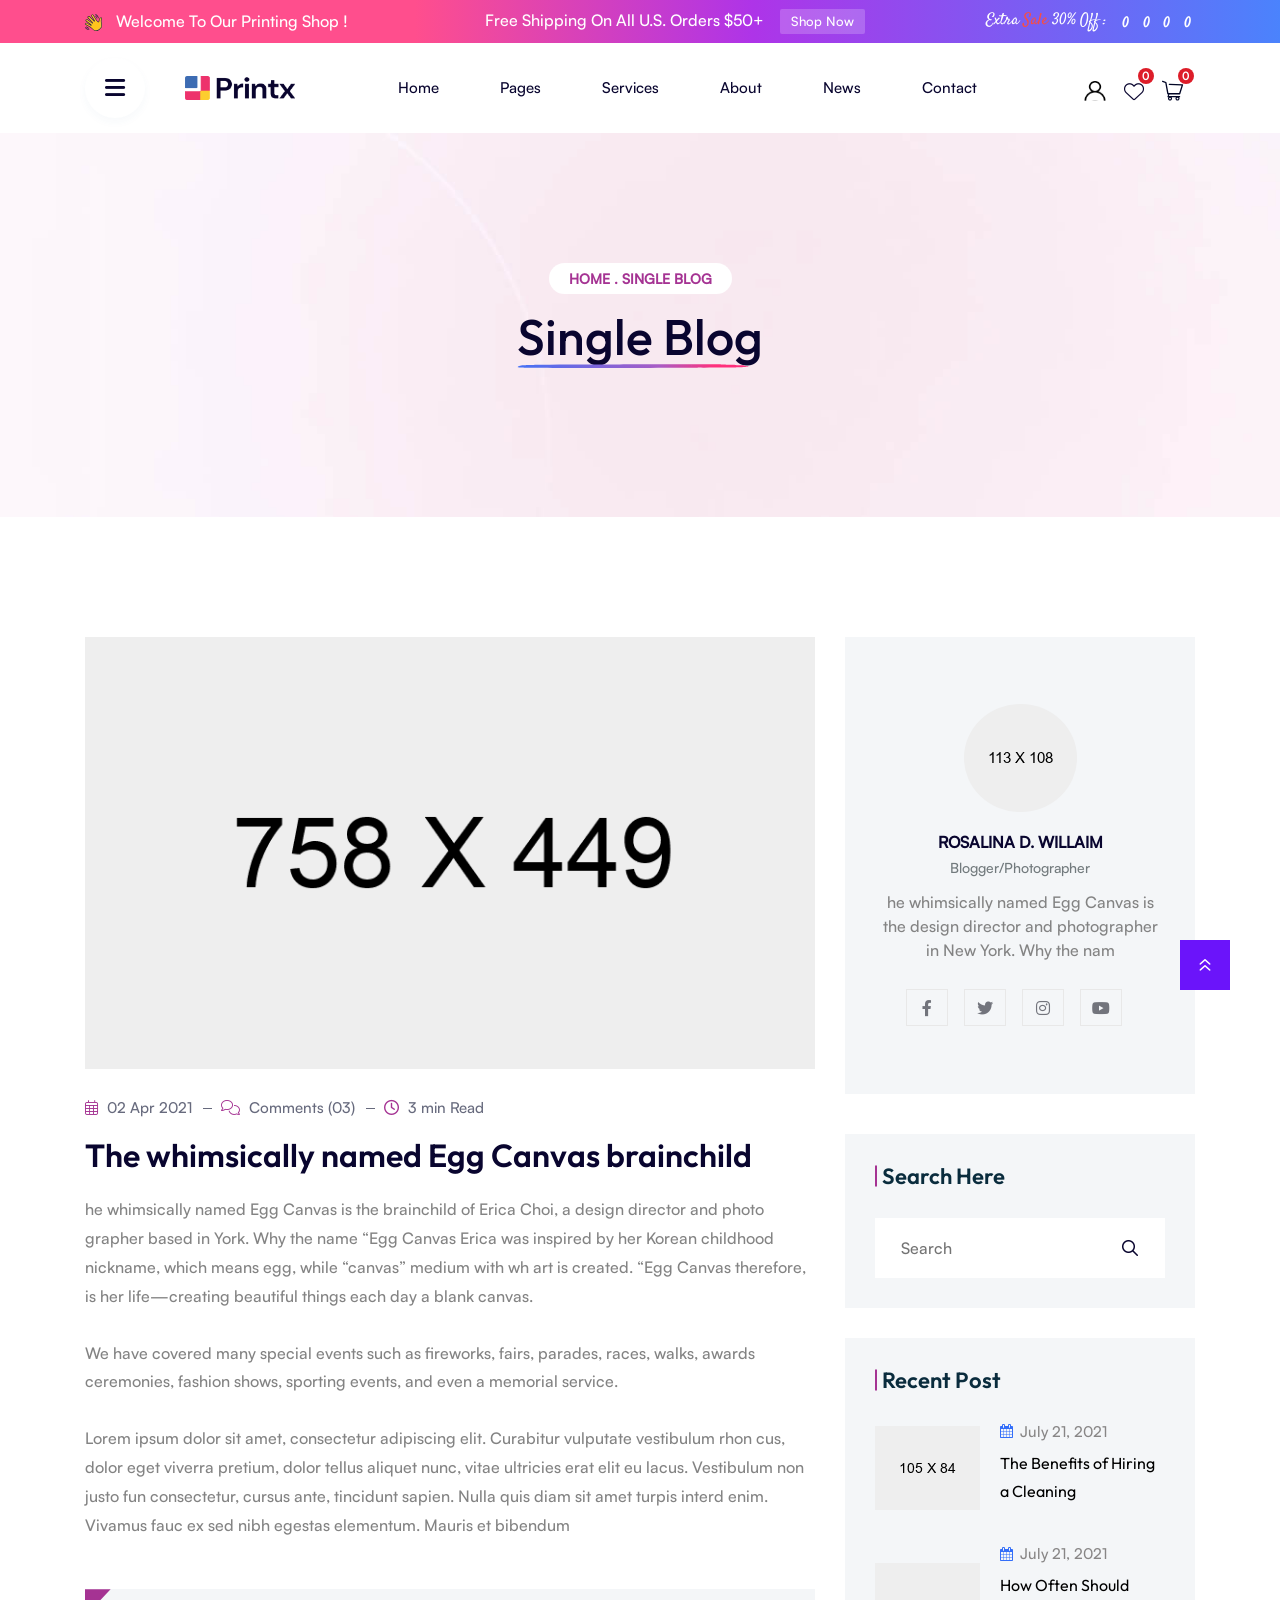
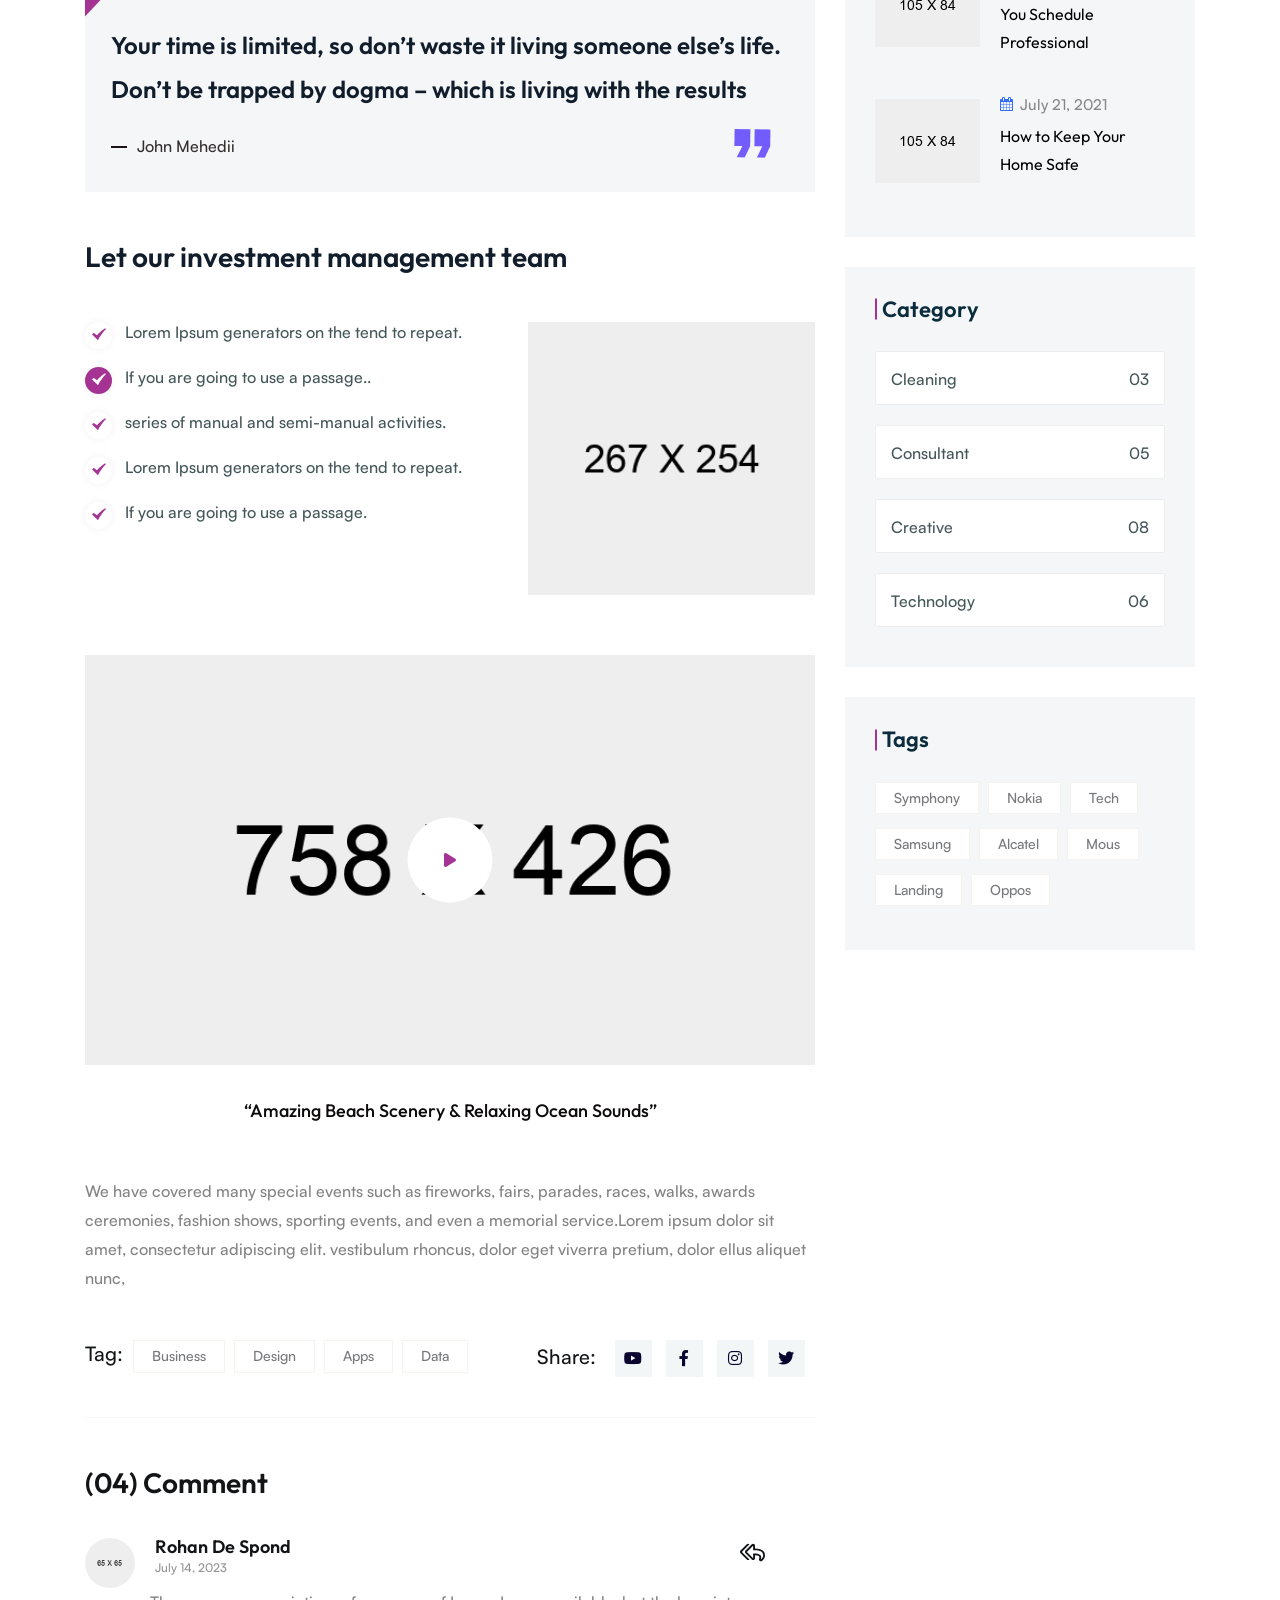
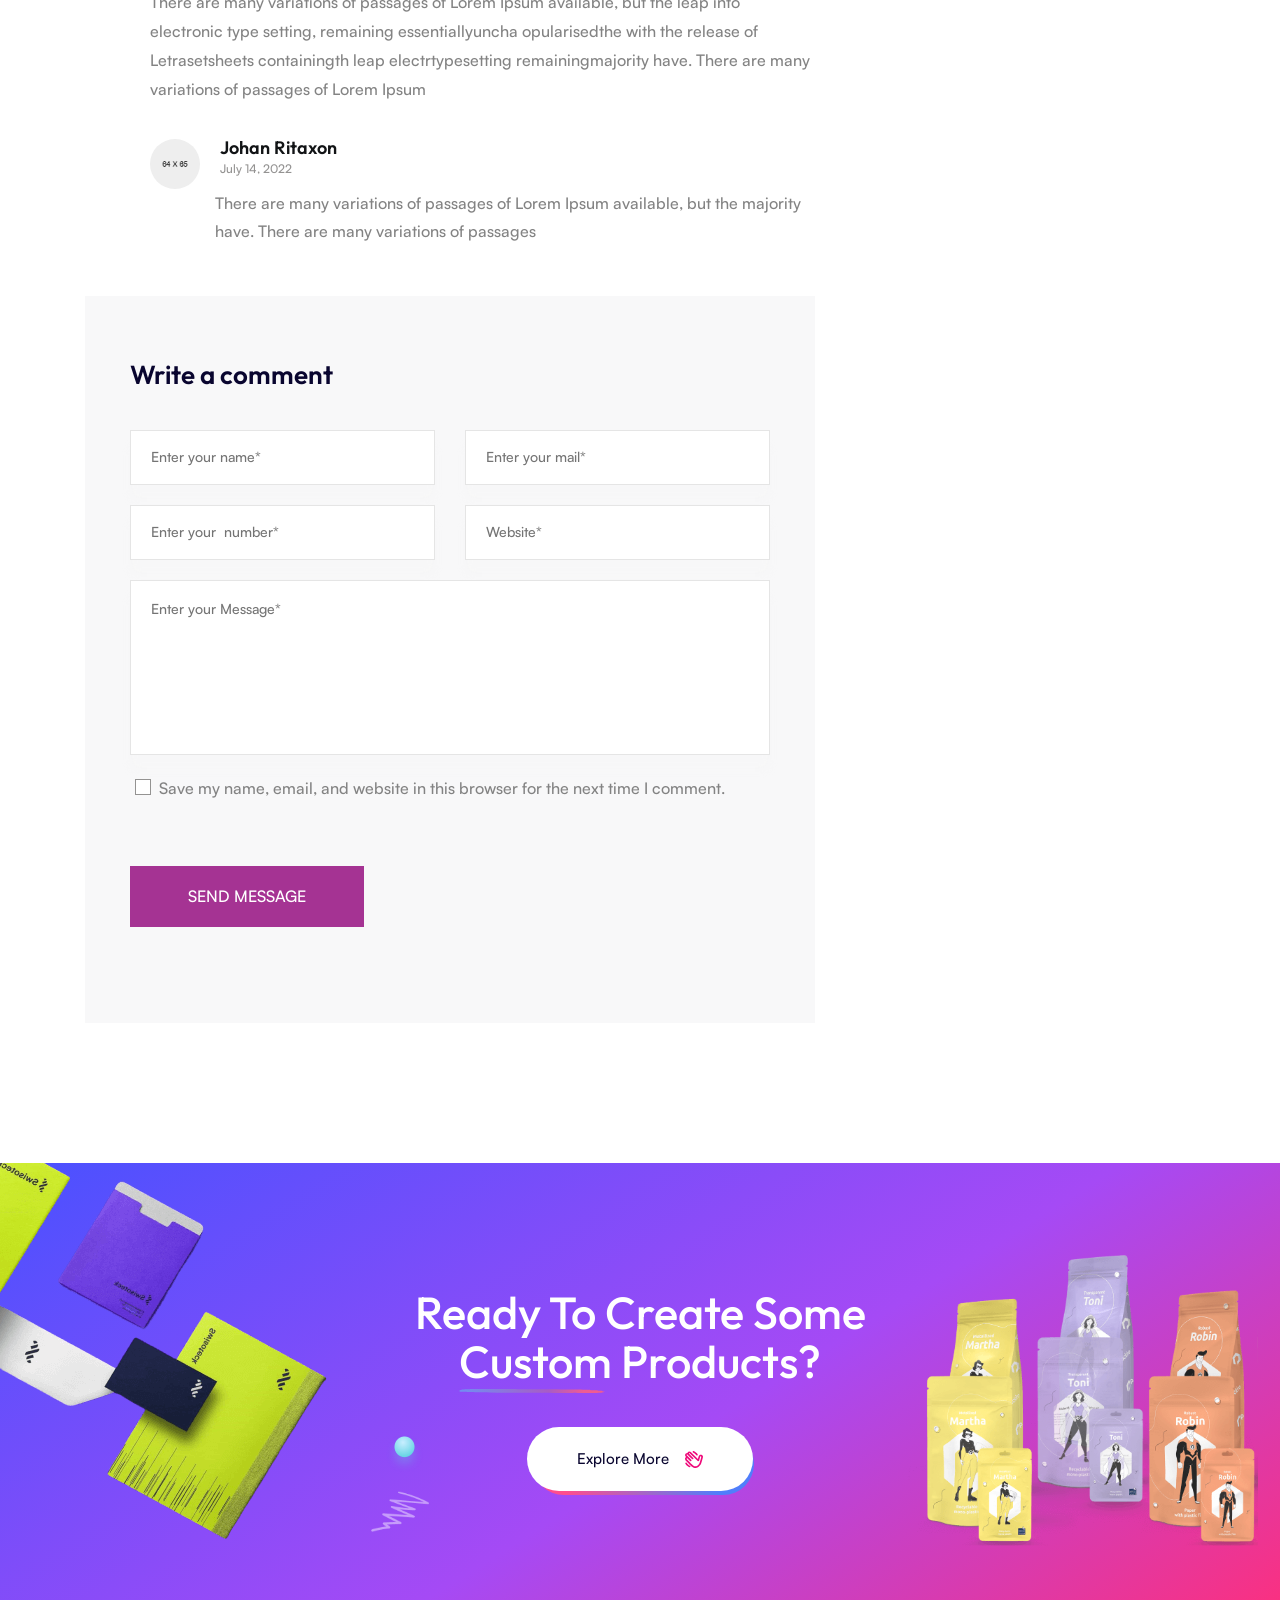
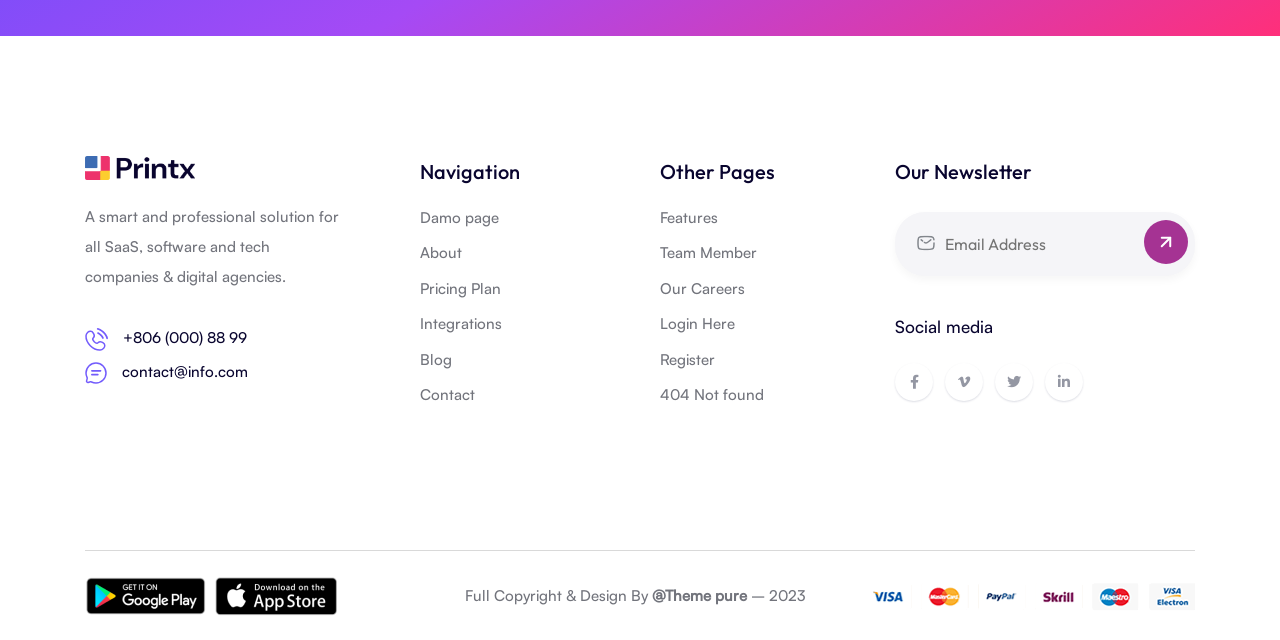
<file: blog-details.html>
<!doctype html>
<html class="no-js" lang="zxx">

<head>
    <meta charset="utf-8">
    <meta http-equiv="x-ua-compatible" content="ie=edge">
    <title>Printx - Printing Services HTML Template</title>
    <meta name="description" content="">
    <meta name="viewport" content="width=device-width, initial-scale=1">


    <!-- Place favicon.ico in the root directory -->
    <link rel="shortcut icon" type="image/x-icon" href="assets/img/logo/favicon.png">

    <!-- CSS here -->
    <link rel="stylesheet" href="assets/css/bootstrap.min.css">
    <link rel="stylesheet" href="assets/css/animate.css">
    <link rel="stylesheet" href="assets/css/custom-animation.css">
    <link rel="stylesheet" href="assets/css/slick.css">
    <link rel="stylesheet" href="assets/css/flaticon.css">
    <link rel="stylesheet" href="assets/css/nice-select.css">
    <link rel="stylesheet" href="assets/css/flaticon.css">
    <link rel="stylesheet" href="assets/css/satoshi.css">
    <link rel="stylesheet" href="assets/css/swiper-bundle.css">
    <link rel="stylesheet" href="assets/css/meanmenu.css">
    <link rel="stylesheet" href="assets/css/font-awesome-pro.css">
    <link rel="stylesheet" href="assets/css/magnific-popup.css">
    <link rel="stylesheet" href="assets/css/spacing.css">
    <link rel="stylesheet" href="assets/css/style.css">
</head>

<body>

    <!-- preloader -->
    <div id="preloader">
        <div class="preloader">
            <span></span>
            <span></span>
        </div>
    </div>
    <!-- preloader end  -->

    <!-- back-to-top-start  -->
    <button class="scroll-top scroll-to-target" data-target="html">
        <i class="far fa-angle-double-up"></i>
    </button>
    <!-- back-to-top-end  -->

    
    <!-- tp-offcanvus-area-start -->
    <div class="tpoffcanvas-area">
        <div class="tpoffcanvas">
            <div class="tpoffcanvas__close-btn">
                <button class="close-btn"><i class="fal fa-times"></i></button>
            </div>
            <div class="tpoffcanvas__logo">
                <a href="index.html">
                    <img src="assets/img/logo/white-logo.png" alt="">
                </a>
            </div>
            <div class="tpoffcanvas__title">
                <p>Lorem ipsum dolor sit amet consectetur adipisicing elit. Minima incidunt eaque a cumque, porro maxime
                    autem sed.</p>
            </div>
            <div class="tp-main-menu-mobile d-xl-none"></div>
            <div class="tpoffcanvas__contact-info">
                <div class="tpoffcanvas__contact-title">
                    <h5>Contact us</h5>
                </div>
                <ul>
                    <li>
                        <i class="fa-light fa-location-dot"></i>
                        <a href="https://www.google.com/maps/@23.8223586,90.3661283,15z" target="_blank">Melbone st,
                            Australia, Ny 12099</a>
                    </li>
                    <li>
                        <i class="fas fa-envelope"></i>
                        <a href="mailto:solaredge@gmail.com">themepure@gmail.com</a>
                    </li>
                    <li>
                        <i class="fal fa-phone-alt"></i>
                        <a href="tel:+48555223224">+48 555 223 224</a>
                    </li>
                </ul>
            </div>
            <div class="tpoffcanvas__input">
                <div class="tpoffcanvas__input-title">
                    <h4>Get UPdate</h4>
                </div>
                <form action="#">
                    <div class="p-relative">
                        <input type="text" placeholder="Enter mail">
                        <button>
                            <i class="fas fa-paper-plane"></i>
                        </button>
                    </div>
                </form>
            </div>
            <div class="tpoffcanvas__social">
                <div class="social-icon">
                    <a href="#"><i class="fab fa-twitter"></i></a>
                    <a href="#"><i class="fab fa-instagram"></i></a>
                    <a href="#"><i class="fab fa-facebook-f"></i></a>
                    <a href="#"><i class="fab fa-pinterest-p"></i></a>
                </div>
            </div>
        </div>
    </div>
    <div class="body-overlay"></div>
    <!-- tp-offcanvus-area-end -->

    <header>

        <!-- tp-header-top-area-start -->
        <div class="tp-header-top__area theme-bg tp-header-top__space">
            <div class="container container-large">
                <div class="row align-items-center">
                    <div class="col-xxl-4 col-xl-4 col-lg-6 col-md-6 col-sm-6">
                        <div class="tp-header-top__left-box text-center text-md-start">
                            <svg width="17" height="18" viewBox="0 0 17 18" fill="none"
                                xmlns="http://www.w3.org/2000/svg">
                                <path
                                    d="M1.5247 9.13256L5.7097 11.2701C5.83345 11.3319 6.10345 11.4838 6.25532 11.2363C6.39595 11.0057 6.1597 10.8201 6.0472 10.7357L1.17595 7.00631C0.821572 6.72506 0.742822 6.17944 1.01282 5.80819C1.28282 5.42006 1.84532 5.30756 2.22782 5.57194L7.17782 9.12131C7.26782 9.18881 7.51532 9.36881 7.69532 9.16068C7.87532 8.96381 7.67845 8.73881 7.5997 8.65443L3.00407 3.80569C2.6722 3.44006 2.6947 2.83256 3.13907 2.42194C3.49345 2.09569 4.11782 2.08444 4.45532 2.43319L8.9722 7.13568C9.0397 7.20318 9.24782 7.41693 9.46157 7.25943C9.68095 7.09068 9.52344 6.84318 9.48407 6.74756L6.6772 2.09006C6.48595 1.79194 6.48032 1.17881 6.99782 0.869437C7.5322 0.554437 8.04407 0.869437 8.24095 1.20131L11.3628 6.21881C11.8072 6.96131 12.5047 7.58568 13.1234 7.87818C13.6016 8.10318 13.9728 7.81631 14.0347 7.31568C14.1303 6.53944 14.2822 5.57756 14.5522 4.76756C14.8334 3.91819 15.8234 3.49631 16.6672 3.92381L16.3803 5.05444C16.0934 6.20193 16.0597 7.40568 16.2566 8.57568C16.4253 9.55443 16.5941 10.8144 16.5716 11.9338C16.5434 13.6213 15.4072 14.3582 14.3891 15.2751C9.99595 19.2632 6.80095 13.8407 5.24282 13.0701L0.714697 10.5557C0.332197 10.3363 0.247822 9.82443 0.472822 9.45318C0.692197 9.09318 1.1422 8.93568 1.5247 9.13256Z"
                                    fill="#FFC41C" />
                                <path
                                    d="M15.3509 3.9013C15.4859 3.92943 15.6153 3.9688 15.7447 4.03068L15.4578 5.1613C15.1709 6.3088 15.1372 7.51255 15.3341 8.68255C15.5028 9.6613 15.6716 10.9213 15.6491 12.0407C15.6209 13.7282 14.4847 14.4651 13.4666 15.3819C12.6341 16.1357 11.8466 16.5519 11.1041 16.7263C12.1053 16.7432 13.2022 16.3551 14.3834 15.2807C15.4016 14.3638 16.5322 13.6269 16.5659 11.9394C16.5884 10.8144 16.4197 9.55443 16.2509 8.5813C16.0484 7.4113 16.0878 6.20755 16.3747 5.06005L16.6616 3.92943C16.2284 3.71005 15.7503 3.7213 15.3509 3.9013Z"
                                    fill="#F2C34E" />
                                <path
                                    d="M15.3397 8.12567C15.5085 9.10442 15.6772 10.3644 15.6547 11.4838C15.6266 13.1713 14.4903 13.9082 13.4722 14.825C11.7172 16.4169 10.1535 16.5069 8.80908 15.995C10.3391 16.9232 12.2178 17.255 14.3891 15.2807C15.4072 14.3638 16.5378 13.6269 16.5716 11.9394C16.5941 10.8144 16.4253 9.55442 16.2566 8.5813C16.0597 7.4113 15.1372 6.95567 15.3397 8.12567Z"
                                    fill="#F2C34E" />
                                <path
                                    d="M3.53285 2.53444L8.5391 7.69256C8.6066 7.76006 8.81472 7.97381 9.02847 7.81631C9.24785 7.64756 9.09035 7.40006 9.05097 7.30444L8.8316 6.93881L4.45535 2.43881C4.14597 2.11819 3.60597 2.10131 3.24597 2.34319C3.35285 2.38819 3.44847 2.45006 3.53285 2.53444Z"
                                    fill="#F2C34E" />
                                <path
                                    d="M1.26033 5.70693L6.75033 9.63881C6.85158 9.71193 7.1272 9.90881 7.32408 9.67818C7.49845 9.49256 7.35783 9.27881 7.2622 9.16631L2.27845 5.59443C1.94658 5.36381 1.47408 5.39756 1.14783 5.64506C1.1872 5.66756 1.22658 5.68443 1.26033 5.70693Z"
                                    fill="#F2C34E" />
                                <path
                                    d="M7.31845 1.30256L10.4403 6.32006C10.8847 7.06256 11.5822 7.68694 12.201 7.97944C12.5328 8.13694 12.8141 8.03569 12.9772 7.79381C12.3978 7.47881 11.7791 6.90506 11.3628 6.21881L8.24095 1.20131C8.04408 0.869437 7.5322 0.554437 6.99783 0.869437C6.96408 0.886312 6.94158 0.908812 6.91345 0.931312C7.08783 1.02694 7.23408 1.16194 7.31845 1.30256Z"
                                    fill="#F2C34E" />
                                <path
                                    d="M5.3947 11.7932C5.53533 11.8663 5.85595 12.0407 6.03032 11.7538C6.09783 11.6413 6.08095 11.5457 6.04157 11.4613L1.57532 9.17758C1.22095 8.99758 0.8272 9.07633 0.551575 9.3182L5.3947 11.7932Z"
                                    fill="#F2C34E" />
                                <path
                                    d="M11.1828 17.0132C9.15784 17.0132 7.50972 15.4494 6.36222 14.3638C5.86722 13.8913 5.43409 13.4863 5.11909 13.3288L0.579721 10.8088C0.343471 10.6738 0.174721 10.4544 0.107221 10.1844C0.0284707 9.89193 0.0790957 9.57694 0.230971 9.31256C0.529096 8.80631 1.1366 8.62068 1.64847 8.87943L5.83347 11.0169C5.87847 11.0394 5.98534 11.0901 6.01909 11.0901C6.00222 11.0732 5.95722 11.0282 5.87284 10.9607L1.0016 7.23131C0.523471 6.84881 0.427846 6.14006 0.776596 5.64506C0.950971 5.39756 1.2266 5.21756 1.5416 5.16693C1.84535 5.11068 2.14347 5.17818 2.37972 5.34693L7.33534 8.89631C7.43659 8.97506 7.47597 8.98068 7.48722 8.98068C7.48159 8.97506 7.47034 8.93006 7.39722 8.85131L2.79597 4.00256C2.34597 3.49631 2.40785 2.71443 2.94222 2.21943C3.42035 1.78631 4.2191 1.79756 4.65222 2.24193L9.16909 6.94443C9.24784 7.02318 9.28159 7.03443 9.29847 7.04006C9.29284 7.01193 9.25347 6.93318 9.24222 6.90506L6.42972 2.24193C6.27784 2.01131 6.22722 1.67381 6.30034 1.37006C6.37347 1.06068 6.56472 0.807559 6.84597 0.638809C7.48159 0.261934 8.17347 0.560059 8.47722 1.06631L11.5935 6.08381C11.9872 6.74193 12.6341 7.34943 13.236 7.64193C13.3203 7.68131 13.4497 7.71506 13.551 7.65881C13.6522 7.60256 13.7253 7.47318 13.7478 7.29318C13.8378 6.59568 13.9841 5.56068 14.2766 4.69443C14.4341 4.21068 14.7997 3.82256 15.2778 3.62568C15.7616 3.42881 16.3128 3.45131 16.791 3.68756C16.9091 3.74943 16.971 3.87881 16.9372 4.00818L16.6503 5.13881C16.3747 6.24131 16.3353 7.38881 16.5322 8.54193C16.7628 9.86381 16.8697 11.0113 16.8528 11.9563C16.8247 13.5482 15.8853 14.3638 14.9741 15.1569C14.8447 15.2694 14.7097 15.3876 14.5803 15.5057C13.3653 16.5969 12.2235 17.0132 11.1828 17.0132ZM1.17035 9.32943C0.990346 9.32943 0.821596 9.42506 0.720346 9.59944V9.60506C0.641596 9.73444 0.619096 9.89756 0.652846 10.0438C0.675346 10.1282 0.731596 10.2463 0.855346 10.3194L5.37784 12.8338C5.76034 13.0194 6.21597 13.4526 6.74472 13.9588C8.53909 15.6576 10.9916 17.9863 14.1978 15.0782C14.3328 14.9544 14.4678 14.8419 14.6028 14.7238C15.4916 13.9476 16.2622 13.2838 16.2903 11.9394C16.3072 11.0338 16.2003 9.92006 15.981 8.63193C15.7672 7.40006 15.8122 6.17381 16.1047 4.99256L16.3297 4.09818C16.0541 4.01381 15.7616 4.02506 15.4916 4.13756C15.1653 4.27256 14.9178 4.53693 14.811 4.86318C14.5353 5.69006 14.3891 6.68006 14.3047 7.35506C14.2597 7.70943 14.0853 7.99631 13.8266 8.14256C13.5847 8.27756 13.2866 8.27756 12.9997 8.14256C12.291 7.80506 11.571 7.12443 11.121 6.37068L7.99909 1.35318C7.90909 1.20693 7.56597 0.858184 7.13847 1.11693C6.98659 1.20693 6.89097 1.33631 6.85159 1.49381C6.80659 1.67381 6.85159 1.84818 6.90784 1.93818L9.72034 6.60131C9.96784 7.09068 9.80472 7.34381 9.63034 7.47881C9.47847 7.59131 9.16909 7.72631 8.77534 7.33818L4.25285 2.63006C4.02785 2.40506 3.57785 2.40506 3.33035 2.63006C2.98722 2.95068 2.99847 3.38381 3.21222 3.62006L7.80222 8.45756C8.14534 8.81756 8.07784 9.15506 7.89784 9.35193C7.81909 9.44193 7.50972 9.72881 7.00347 9.34631L2.05347 5.80256C1.94097 5.72381 1.79472 5.69006 1.63722 5.71818C1.4741 5.74631 1.32785 5.83631 1.23785 5.96568C1.05785 6.21881 1.10847 6.59568 1.34472 6.78693L6.21034 10.5107C6.66034 10.8651 6.60972 11.1801 6.48597 11.3769C6.35659 11.5907 6.09222 11.7876 5.58034 11.5176L1.38972 9.37443C1.32222 9.34631 1.2491 9.32943 1.17035 9.32943Z"
                                    fill="#04212F" />
                                <path
                                    d="M3.93785 15.9726C2.29535 15.9726 0.77097 15.0388 0.0284694 13.5594C-0.0390306 13.4244 0.0172194 13.2557 0.157844 13.1826C0.298469 13.1151 0.46722 13.1713 0.53472 13.3063C1.19847 14.6226 2.5766 15.4494 4.05035 15.4044C4.20785 15.4101 4.33722 15.5226 4.33722 15.6801C4.34285 15.8376 4.2191 15.9669 4.0616 15.9669C4.02222 15.9726 3.98285 15.9726 3.93785 15.9726Z"
                                    fill="#04212F" />
                                <path
                                    d="M3.9097 14.5776C3.89845 14.5776 3.89282 14.5776 3.88157 14.5776C2.80157 14.4707 1.8397 13.8407 1.31657 12.8901C1.24345 12.7551 1.28845 12.5807 1.42907 12.5076C1.56407 12.4345 1.73845 12.4795 1.81157 12.6201C2.2447 13.4076 3.04345 13.9307 3.93782 14.0207C4.0897 14.0376 4.20782 14.1726 4.19095 14.3301C4.17407 14.4707 4.05032 14.5776 3.9097 14.5776Z"
                                    fill="#04212F" />
                                <path
                                    d="M13.3653 4.34007C13.2247 4.34007 13.1009 4.23319 13.0841 4.08694C12.9266 2.62445 11.9197 1.37007 10.5247 0.891946C10.3784 0.841321 10.2997 0.683821 10.3503 0.537571C10.4009 0.391321 10.5584 0.312571 10.7047 0.363196C12.3022 0.908821 13.4553 2.34882 13.6409 4.03069C13.6578 4.18257 13.5453 4.32319 13.3934 4.34007C13.3878 4.34007 13.3766 4.34007 13.3653 4.34007Z"
                                    fill="#04212F" />
                                <path
                                    d="M11.9985 4.62131C11.8635 4.62131 11.7397 4.52006 11.7228 4.37944C11.5878 3.49069 11.0253 2.72006 10.2153 2.32631C10.0747 2.25881 10.0185 2.09006 10.086 1.94944C10.1535 1.80881 10.3222 1.75256 10.4628 1.82006C11.436 2.29819 12.1166 3.22069 12.2797 4.29506C12.3022 4.44694 12.1953 4.59319 12.0435 4.61569C12.0266 4.61569 12.0153 4.62131 11.9985 4.62131Z"
                                    fill="#04212F" />
                            </svg>
                            <span>Welcome to our printing shop !</span>
                        </div>
                    </div>
                    <div class="col-xxl-4 col-xl-5 d-none d-xl-block">
                        <div class="tp-header-top__shop-box text-xl-start text-end">
                            <span>Free shipping on all U.S. orders $50+</span>
                            <a href="#">Shop Now</a>
                        </div>
                    </div>
                    <div class="col-xxl-4 col-xl-3 col-lg-6 col-md-6  col-sm-6 d-none d-sm-block">
                        <div class="tp-header-top__right-box d-flex align-items-center justify-content-end">
                            <span class="mr-10">Extra <i>sale</i> 30% off :</span>
                            <div class="tp-header-top__countdown" data-countdown data-date="Sep 30 2024 20:20:22">
                                <ul>
                                    <li><span data-days>0</span></li>
                                    <li><span data-hours>0</span></li>
                                    <li><span data-minutes>0</span></li>
                                    <li><span data-seconds>0</span></li>
                                </ul>
                            </div>
                        </div>
                    </div>
                </div>
            </div>
        </div>
        <!-- tp-header-top-area-end -->

        <!-- tp-header-area-start -->
        <div id="header-sticky" class="tp-header__area">
            <div class="container container-large">
                <div class="row align-items-center">
                    <div class="col-xl-3 col-lg-6 col-md-6 col-sm-6 col-6">
                        <div class="tp-header__left-box d-flex align-items-center">
                            <div class="tp-header__bar d-none d-xl-block">
                                <button class="tp-menu-bar">
                                    <i class="fa-solid fa-bars"></i>
                                </button>
                            </div>
                            <div class="tp-header__logo">
                                <a href="index.html">
                                    <img src="assets/img/logo/logo.png" alt="">
                                </a>
                            </div>
                        </div>
                    </div>
                    <div class="col-xl-7 d-none d-xl-block">
                        <div class="tp-header__main-menu">
                            <nav class="tp-main-menu-content">
                                <ul>
                                    <li class="has-dropdown">
                                        <a href="index.html">Home</a>
                                        <div class="tp-submenu submenu has-homemenu">
                                            <div class="row gx-6 row-cols-1 row-cols-md-2 row-cols-xl-5">
                                               <div class="col homemenu">
                                                  <div class="homemenu-thumb mb-15">
                                                     <img src="assets/img/menu/home-1.jpg" alt="">
                                                     <div class="homemenu-btn">
                                                        <a class="tp-menu-btn" href="index.html">View Demo</a>
                                                     </div>
                                                  </div>
                                                  <div class="homemenu-content text-center">
                                                     <h4 class="homemenu-title">
                                                        <a href="index.html">Home 01</a>
                                                     </h4>
                                                  </div>
                                               </div>
                                               <div class="col homemenu">
                                                  <div class="homemenu-thumb mb-15">
                                                     <img src="assets/img/menu/home-2.jpg" alt="">
                                                     <div class="homemenu-btn">
                                                        <a class="tp-menu-btn" href="index-2.html">View Demo</a>
                                                     </div>
                                                  </div>
                                                  <div class="homemenu-content text-center">
                                                     <h4 class="homemenu-title">
                                                        <a href="index-2.html">Home 02</a>
                                                     </h4>
                                                  </div>
                                               </div>
                                               <div class="col homemenu">
                                                  <div class="homemenu-thumb mb-15">
                                                     <img src="assets/img/menu/home-3.jpg" alt="">
                                                     <div class="homemenu-btn">
                                                        <a class="tp-menu-btn" href="index-3.html">View Demo</a>
                                                     </div>
                                                  </div>
                                                  <div class="homemenu-content text-center">
                                                     <h4 class="homemenu-title">
                                                        <a href="index-3.html">Home 03</a>
                                                     </h4>
                                                  </div>
                                               </div>
                                               <div class="col homemenu">
                                                  <div class="homemenu-thumb mb-15">
                                                     <img src="assets/img/menu/home-4.jpg" alt="">
                                                     <div class="homemenu-btn">
                                                        <a class="tp-menu-btn" href="index-4.html">View Demo</a>
                                                     </div>
                                                  </div>
                                                  <div class="homemenu-content text-center">
                                                     <h4 class="homemenu-title">
                                                        <a href="index-4.html">Home 04</a>
                                                     </h4>
                                                  </div>
                                               </div>
                                               <div class="col homemenu">
                                                  <div class="homemenu-thumb mb-15">
                                                     <img src="assets/img/menu/home-5.jpg" alt="">
                                                     <div class="homemenu-btn">
                                                        <a class="tp-menu-btn" href="index-5.html">View Demo</a>
                                                     </div>
                                                  </div>
                                                  <div class="homemenu-content text-center">
                                                     <h4 class="homemenu-title">
                                                        <a href="index-4.html">Home 05</a>
                                                     </h4>
                                                  </div>
                                               </div>
                                            </div>
                                        </div>
                                    </li>
                                    <li class="has-dropdown">
                                        <a href="#">pages</a>
                                        <ul class="submenu tp-submenu">
                                            <li><a href="team.html">Team</a></li>
                                            <li><a href="project.html">project</a></li>
                                            <li><a href="project-details.html">project details</a></li>
                                            <li><a href="shop.html">shop</a></li>
                                            <li><a href="shop-details.html">shop details</a></li>
                                            <li><a href="cart.html">cart</a></li>
                                            <li><a href="checkout.html">checkout</a></li>
                                            <li><a href="faq.html">faq</a></li>
                                            <li><a href="login.html">login</a></li>
                                            <li><a href="register.html">register</a></li>
                                            <li><a href="404.html">404</a></li>
                                        </ul>
                                    </li>
                                    <li class="has-dropdown">
                                        <a href="service.html">services</a>
                                        <ul class="submenu tp-submenu">
                                            <li><a href="service.html">service</a></li>
                                            <li><a href="service-details.html">service details</a></li>
                                        </ul>
                                    </li>
                                    <li>
                                        <a href="about-us.html">about</a>
                                    </li>
                                    <li class="has-dropdown">
                                        <a href="blog.html">news</a>
                                        <ul class="submenu tp-submenu">
                                            <li><a href="blog.html">blog</a></li>
                                            <li><a href="blog-details.html">blog details</a></li>
                                        </ul>
                                    </li>
                                    <li>
                                        <a href="contact.html">contact</a>
                                    </li>
                                </ul>
                            </nav>
                        </div>
                    </div>
                    <div class="col-xl-2 col-lg-6 col-md-6 col-sm-6 col-6">
                        <div class="tp-header__right-box d-flex align-items-center justify-content-end">
                            <ul class="d-none d-sm-block">
                                <li>
                                    <div class="tp-header__icon-box">
                                        <a href="login.html">
                                            <span>
                                                <svg width="22" height="20" viewBox="0 0 22 20" fill="none"
                                                    xmlns="http://www.w3.org/2000/svg"
                                                    xmlns:xlink="http://www.w3.org/1999/xlink">
                                                    <rect width="22" height="19.8" fill="url(#pattern0)" />
                                                    <defs>
                                                        <pattern id="pattern0"
                                                            patternContentUnits="objectBoundingBox" width="1"
                                                            height="1">
                                                            <use xlink:href="#image0_37_399"
                                                                transform="matrix(0.00186012 0 0 0.00195312 0.0238095 0)" />
                                                        </pattern>
                                                        <image id="image0_37_399" width="512" height="512"
                                                            xlink:href="[data-uri]" />
                                                    </defs>
                                                </svg>
                                            </span>
                                        </a>
                                        <a href="#">
                                            <span class="heart p-relative">
                                                <i class="fa-light fa-heart"></i>
                                                <b class="tp-header__icon-text">0</b>
                                            </span>
                                        </a>
                                        <a href="cart.html">
                                            <span class="cart p-relative">
                                                <svg width="22" height="21" viewBox="0 0 22 21" fill="none"
                                                    xmlns="http://www.w3.org/2000/svg">
                                                    <path
                                                        d="M21.0291 4.48689C20.908 4.3131 20.7132 4.20567 20.5016 4.19661L7.38131 3.63019C7.00487 3.61369 6.69029 3.90477 6.6742 4.28005C6.6582 4.65519 6.94835 4.97216 7.323 4.98827L19.555 5.5164L17.1499 13.0321H6.44709L4.51346 2.48719C4.47096 2.25608 4.31253 2.06327 4.09404 1.97742L0.927085 0.731306C0.578047 0.59444 0.184184 0.76615 0.0471052 1.11531C-0.0897364 1.46465 0.0816588 1.85937 0.430508 1.99666L3.24643 3.10463L5.21419 13.8346C5.2735 14.1572 5.55419 14.3915 5.88178 14.3915H6.2082L5.46283 16.4651C5.40045 16.6388 5.42615 16.8317 5.53232 16.9826C5.63835 17.1335 5.81078 17.2233 5.99486 17.2233H6.51766C6.19371 17.5844 5.99486 18.0599 5.99486 18.5827C5.99486 19.7072 6.90836 20.6218 8.03078 20.6218C9.1532 20.6218 10.0667 19.7072 10.0667 18.5827C10.0667 18.0599 9.86784 17.5844 9.54394 17.2233H13.9827C13.6587 17.5844 13.4599 18.0599 13.4599 18.5827C13.4599 19.7072 14.3731 20.6218 15.4958 20.6218C16.6185 20.6218 17.5317 19.7072 17.5317 18.5827C17.5317 18.0599 17.3329 17.5844 17.009 17.2233H17.6448C17.9572 17.2233 18.2104 16.9697 18.2104 16.657C18.2104 16.3441 17.9572 16.0905 17.6448 16.0905H6.79954L7.41023 14.3913H17.6448C17.9399 14.3913 18.201 14.2003 18.2909 13.9191L21.1186 5.08295C21.1835 4.88128 21.1502 4.66078 21.0291 4.48689ZM8.03083 19.4892C7.53179 19.4892 7.12595 19.0828 7.12595 18.583C7.12595 18.0832 7.53179 17.6767 8.03083 17.6767C8.52986 17.6767 8.93566 18.0832 8.93566 18.583C8.93566 19.0828 8.52986 19.4892 8.03083 19.4892ZM15.4958 19.4892C14.9967 19.4892 14.5909 19.0828 14.5909 18.583C14.5909 18.0832 14.9967 17.6767 15.4958 17.6767C15.9948 17.6767 16.4006 18.0832 16.4006 18.583C16.4006 19.0828 15.9948 19.4892 15.4958 19.4892Z"
                                                        fill="#020626" />
                                                </svg>
                                                <b class="tp-header__icon-text">0</b>
                                            </span>
                                        </a>
                                    </div>
                                </li>
                                <li>
                                    <div class="tp-header__chat-box d-none d-xxl-block">
                                        <a href="contact.html">
                                            Let,s Talk
                                            <span>
                                                <svg width="23" height="23" viewBox="0 0 23 23" fill="none"
                                                    xmlns="http://www.w3.org/2000/svg">
                                                    <g clip-path="url(#clip0_37_410)">
                                                        <path
                                                            d="M21.5648 16.6095C23.7874 13.4911 23.4476 9.21882 20.4119 6.43587C19.0249 5.16435 17.2566 4.37279 15.3465 4.15172C15.3346 4.13708 15.3224 4.12257 15.3091 4.10869C13.6474 2.38257 11.26 1.39258 8.75923 1.39258C4.00025 1.39258 0 4.9384 0 9.47852C0 11.0703 0.494455 12.5963 1.43373 13.9141L0.121604 18.0338C0.039127 18.2927 0.120256 18.5757 0.327301 18.7517C0.534705 18.928 0.827281 18.9618 1.06901 18.8389L5.05928 16.8099C5.87875 17.1628 6.74772 17.3943 7.64759 17.4996C9.38346 19.3251 11.7837 20.2598 14.2393 20.2598C15.5158 20.2598 16.7877 19.9996 17.9391 19.5052L21.9296 21.5342C22.0262 21.5834 22.1308 21.6074 22.2348 21.6074C22.6895 21.6074 23.0155 21.1643 22.877 20.7291L21.5648 16.6095ZM5.33124 15.4541C5.14252 15.3644 4.92299 15.3674 4.73679 15.4621L1.89472 16.9072L2.8228 13.9933C2.89036 13.7812 2.84881 13.5494 2.71171 13.374C1.81929 12.2316 1.34757 10.8846 1.34757 9.47852C1.34757 5.76303 4.67241 2.74023 8.75923 2.74023C10.405 2.74023 11.9893 3.23882 13.2745 4.13668C8.94637 4.57188 5.48011 7.95243 5.48011 12.1738C5.48011 13.4868 5.81666 14.7508 6.45119 15.8833C6.06701 15.7689 5.69286 15.6258 5.33124 15.4541ZM18.2618 18.1574C18.0783 18.0641 17.8586 18.0585 17.6673 18.1494C16.6168 18.6484 15.4315 18.9121 14.2393 18.9121C10.1525 18.9121 6.82768 15.8893 6.82768 12.1738C6.82768 8.45834 10.1525 5.43555 14.2393 5.43555C18.3262 5.43555 21.651 8.45834 21.651 12.1738C21.651 13.5799 21.1793 14.9269 20.2868 16.0692C20.1498 16.2446 20.1082 16.4764 20.1757 16.6886L21.1038 19.6025L18.2618 18.1574Z"
                                                            fill="white" />
                                                        <path
                                                            d="M11.4993 12.8477C11.8714 12.8477 12.1731 12.546 12.1731 12.1738C12.1731 11.8017 11.8714 11.5 11.4993 11.5C11.1271 11.5 10.8254 11.8017 10.8254 12.1738C10.8254 12.546 11.1271 12.8477 11.4993 12.8477Z"
                                                            fill="white" />
                                                        <path
                                                            d="M14.1943 12.8477C14.5665 12.8477 14.8682 12.546 14.8682 12.1738C14.8682 11.8017 14.5665 11.5 14.1943 11.5C13.8222 11.5 13.5205 11.8017 13.5205 12.1738C13.5205 12.546 13.8222 12.8477 14.1943 12.8477Z"
                                                            fill="white" />
                                                        <path
                                                            d="M16.8896 12.8477C17.2618 12.8477 17.5635 12.546 17.5635 12.1738C17.5635 11.8017 17.2618 11.5 16.8896 11.5C16.5175 11.5 16.2158 11.8017 16.2158 12.1738C16.2158 12.546 16.5175 12.8477 16.8896 12.8477Z"
                                                            fill="white" />
                                                    </g>
                                                    <defs>
                                                        <clipPath id="clip0_37_410">
                                                            <rect width="23" height="23" fill="white" />
                                                        </clipPath>
                                                    </defs>
                                                </svg>
                                            </span>
                                        </a>
                                    </div>
                                </li>
                            </ul>
                            <div class="tp-header-2__bar d-xl-none">
                                <button class="tp-menu-bar">
                                    <i class="fa-solid fa-bars"></i>
                                </button>
                            </div>
                        </div>
                    </div>
                </div>
            </div>
        </div>
        <!-- tp-header-area-end -->

    </header>


    <main>

        <!-- breadcrumb-area-start -->
        <div class="tp-breadcrumb__area fix tp-breadcrumb-height" data-background="assets/img/breadcrumb/breadcrumb.png">
            <div class="container">
                <div class="row">
                    <div class="col-12">
                        <div class="tp-breadcrumb__content text-center z-index-5">
                            <div class="tp-breadcrumb__list">
                               <span><a href="index.html">Home </a></span> 
                               <span class="dvdr">.</span>
                               <span>Single Blog</span>
                            </div>
                            <h3 class="tp-breadcrumb__title"><span class="p-relative z-index-5">
                                Single
                                <span class="tp-title-shape">
                                    <svg width="233" height="5" viewBox="0 0 233 5" fill="none" xmlns="http://www.w3.org/2000/svg">
                                        <path d="M229.237 2.64045C229.948 2.63606 231.134 2.60076 231.845 2.6523C230.66 2.65963 229.474 2.69493 228.526 2.70079C228.052 2.75967 229.238 2.78031 229.712 2.80535C230.661 2.79949 231.609 2.79363 232.321 2.84517C231.61 2.87754 230.661 2.8834 229.713 2.88927C228.764 2.89513 227.579 2.87449 226.868 2.93483C227.579 2.9584 227.579 2.9584 227.579 3.01434C225.92 3.05258 225.921 3.2204 223.312 3.18058C222.364 3.18645 221.415 3.19231 220.467 3.19817C219.282 3.31739 217.86 3.43807 214.777 3.40118C213.829 3.43501 212.88 3.44088 211.932 3.41877C209.324 3.49083 206.715 3.47899 204.107 3.52308C203.87 3.55252 203.633 3.55398 203.396 3.52748C202.448 3.53334 201.499 3.5392 200.551 3.54507L200.314 3.54653L200.076 3.548C199.128 3.55386 198.417 3.58623 197.468 3.56412C194.149 3.58464 190.592 3.60663 187.272 3.65512C185.138 3.66831 183.478 3.6506 182.292 3.57401L182.055 3.57548L181.818 3.57694C181.107 3.63728 181.345 3.71973 178.974 3.73439C176.602 3.72108 174.231 3.73573 171.623 3.75186C169.963 3.73415 168.303 3.80035 166.644 3.78264C160.715 3.79131 154.788 3.82795 148.86 3.83662C143.643 3.86887 138.426 3.87314 133.21 3.87742C131.313 3.94509 129.416 3.90087 127.756 3.91113C118.271 3.94179 108.55 4.00188 99.0646 3.9766C94.7964 3.97501 90.5285 4.02936 86.2601 3.9998C82.4663 4.02326 78.9094 4.01727 75.1154 4.01275C66.3418 4.01104 57.5683 4.00933 49.0315 3.95021C45.4748 3.97219 42.155 3.96474 39.072 3.89988C34.0926 3.93066 29.3498 3.87606 24.8441 3.82C24.1328 3.82439 23.6584 3.79935 23.1842 3.80229C21.2874 3.84198 19.8644 3.79483 18.2042 3.74915C17.0187 3.75648 16.07 3.73437 15.3585 3.7108C14.647 3.68722 13.9357 3.69162 13.2241 3.66805C12.5125 3.6165 11.3269 3.62383 10.1413 3.63116C8.24405 3.58694 5.87274 3.57363 5.39765 3.4367C1.84077 3.43071 0.891628 3.32469 1.12788 3.18337C-0.295844 3.02433 -0.0597648 2.85504 1.12477 2.67988C1.12425 2.59597 1.12373 2.51205 1.12321 2.42814L1.12304 2.40017C0.647594 2.2073 3.2548 2.02334 2.54243 1.85991C2.30444 1.72152 3.72644 1.60084 4.6742 1.48309C4.67403 1.45512 4.67368 1.39918 5.62198 1.36534C5.85891 1.33591 6.5701 1.30354 7.51838 1.2697C8.70326 1.15049 10.1254 1.05778 12.4964 1.01515C12.9702 0.956276 13.9189 0.978385 14.6302 0.973987C15.3414 0.941619 16.0526 0.90925 16.7637 0.876881C17.4749 0.844513 18.1862 0.840116 18.8976 0.835718C21.7426 0.762187 24.5878 0.716626 27.6703 0.697572C28.8559 0.690243 29.8043 0.68438 30.9899 0.677052C31.4641 0.67412 32.1754 0.669723 32.6495 0.63882C39.0516 0.599246 45.6908 0.558205 52.0931 0.546602C55.4127 0.526082 58.7321 0.47759 62.0522 0.540985C64.8975 0.523396 68.2168 0.446933 71.2998 0.511793C72.0111 0.507395 72.7225 0.502998 73.1967 0.500067C75.3306 0.458904 77.2275 0.447178 79.3617 0.461958C84.5782 0.429712 89.7949 0.425438 94.7744 0.422629C96.4342 0.412369 98.331 0.372671 99.754 0.41982C100.703 0.441929 101.651 0.436066 102.599 0.402231C105.682 0.383177 108.764 0.364122 111.847 0.373039C112.321 0.370108 112.795 0.367177 113.27 0.364245C114.455 0.384888 115.878 0.348122 117.064 0.368765C118.723 0.358505 120.62 0.346779 122.28 0.336519C123.703 0.327725 125.363 0.317465 126.548 0.338107C127.497 0.332244 128.445 0.326382 129.394 0.320519C131.291 0.308793 133.425 0.26763 135.322 0.311847C138.879 0.289861 142.435 0.295847 145.755 0.275326C151.446 0.240149 157.137 0.260915 162.828 0.253709C164.725 0.241983 166.384 0.231723 168.282 0.247968C166.622 0.258229 164.725 0.269954 163.065 0.280214C164.725 0.241983 166.622 0.230257 168.282 0.247968C171.364 0.228914 174.209 0.211325 177.055 0.24968C178.241 0.242351 179.426 0.235022 180.612 0.255665C180.849 0.254199 181.086 0.252734 181.323 0.251268C183.932 0.235145 186.54 0.246993 189.149 0.286814C191.52 0.272156 193.654 0.314908 195.788 0.329688C196.974 0.322359 198.159 0.31503 199.345 0.363645C201.48 0.378425 203.377 0.39467 204.089 0.474188C205.511 0.40945 206.46 0.45953 207.645 0.480173C208.831 0.528788 208.358 0.615634 209.781 0.662782C209.069 0.667179 208.358 0.671577 207.647 0.675974C207.884 0.70248 208.121 0.728985 208.358 0.72752C210.018 0.773202 211.678 0.790914 213.338 0.808625C213.576 0.80716 213.813 0.805694 214.05 0.804228C215.71 0.793968 217.606 0.754271 219.029 0.801419L219.266 0.799954C219.266 0.799954 219.267 0.827925 219.029 0.829391C218.081 0.835254 217.133 0.841117 216.421 0.845514L216.184 0.84698C217.369 0.811679 218.318 0.805817 219.029 0.829391C219.504 0.938345 218.082 0.975111 217.608 1.03399C217.845 1.06049 216.66 1.09579 217.609 1.1179C218.32 1.1135 219.505 1.0782 219.268 1.13561C219.032 1.19302 217.609 1.17384 216.898 1.17824C216.66 1.17971 216.423 1.20914 216.186 1.21061C218.084 1.2828 219.981 1.29904 221.878 1.34326C224.723 1.32567 225.91 1.43023 227.57 1.50388C228.044 1.52892 228.756 1.49655 228.993 1.52306C227.57 1.53186 228.282 1.61137 227.334 1.64521C224.015 1.72167 224.015 1.80558 227.098 1.89842C228.047 1.92052 229.944 1.93677 230.419 2.01775C230.419 2.04572 230.419 2.0737 230.419 2.0737C230.893 2.07076 231.368 2.06783 231.368 2.0958C231.131 2.15321 230.419 2.12964 229.708 2.13404C229.234 2.13697 228.523 2.14137 228.286 2.1708C228.76 2.25179 228.523 2.28122 227.101 2.29002C227.575 2.34303 228.998 2.30626 228.761 2.39164C229.473 2.38725 229.947 2.41229 230.658 2.40789C229.947 2.46823 228.524 2.42108 228.287 2.47849C228.999 2.53003 228.999 2.55801 227.814 2.53736C226.865 2.54323 225.679 2.52258 226.865 2.59917C227.577 2.59477 228.525 2.58891 229.237 2.64045ZM6.81321 2.28107C6.57609 2.28254 6.57612 2.28254 6.57629 2.31051C6.57612 2.28254 6.81321 2.28107 6.81321 2.28107ZM66.5686 2.33128C66.8059 2.35779 66.8057 2.32982 67.0428 2.32835C66.8057 2.32982 66.5686 2.33128 66.5686 2.33128ZM96.2104 2.56764C95.9733 2.56911 95.9733 2.56911 96.2104 2.56764V2.56764ZM76.2909 2.38307C76.2908 2.3551 76.2908 2.3551 76.2909 2.38307V2.38307ZM65.1499 2.98342C64.9128 2.98489 64.9128 2.98489 64.6755 2.95838C64.6755 2.95838 64.4384 2.95985 64.4385 2.98782C64.6757 2.98635 64.9128 2.98489 65.1499 2.98342ZM38.828 2.78249C39.0649 2.75305 38.8278 2.75452 38.828 2.78249V2.78249ZM77.2442 3.16041C77.4814 3.15895 77.4814 3.15895 77.2442 3.16041V3.16041ZM72.5015 3.10581C72.2643 3.10728 72.2645 3.13525 71.7903 3.13818C72.0272 3.10874 72.2643 3.10728 72.5015 3.10581ZM27.4465 2.85284C27.4467 2.88081 27.4467 2.88081 27.4465 2.85284V2.85284ZM174.691 1.3832C174.691 1.3832 174.691 1.35523 174.454 1.38466C174.454 1.38466 174.454 1.38466 174.217 1.38613C174.454 1.38466 174.454 1.38466 174.691 1.3832ZM193.903 2.27145C193.903 2.24348 194.14 2.24201 194.14 2.21404C193.666 2.24494 193.666 2.24494 193.903 2.27145ZM138.421 3.00603C138.421 3.00603 138.184 3.00749 138.184 3.03547C138.421 3.034 138.895 3.03107 139.133 3.0296C138.895 3.0031 138.658 3.00456 138.421 3.00603ZM153.35 1.34728C153.349 1.31931 153.349 1.31931 153.35 1.34728C153.349 1.31931 153.112 1.32078 153.35 1.34728ZM189.393 1.51609C189.63 1.51463 189.63 1.51463 189.393 1.51609C189.63 1.48666 189.867 1.48519 189.867 1.45722C189.63 1.45868 189.393 1.46015 189.156 1.46162C189.393 1.48812 189.393 1.48812 189.393 1.51609ZM186.782 1.0567C186.545 1.08614 186.545 1.08614 186.782 1.0567V1.0567ZM118.269 3.52222C118.269 3.55019 118.269 3.55019 118.032 3.57962C118.269 3.57816 118.506 3.57669 118.743 3.57523C118.506 3.54872 118.506 3.54872 118.269 3.52222ZM166.624 0.677801C166.861 0.676335 166.861 0.676335 167.099 0.674869C167.099 0.674869 166.861 0.676335 166.624 0.677801ZM97.1478 0.771601C96.9107 0.773067 96.9107 0.773067 97.1478 0.771601V0.771601ZM224.734 3.03193C225.682 2.97013 226.394 2.9937 227.342 3.01581C226.631 3.02021 225.682 3.02607 224.734 3.03193ZM127.023 0.391119C127.26 0.389653 127.497 0.388187 127.735 0.414693C127.26 0.389653 127.023 0.391119 127.023 0.391119Z" fill="url(#paint0_linear_720_932)"/>
                                        <defs>
                                        <linearGradient id="paint0_linear_720_932" x1="196.345" y1="-0.373061" x2="24.7083" y2="95.8315" gradientUnits="userSpaceOnUse">
                                        <stop offset="0" stop-color="#FF307C"/>
                                        <stop offset="0.247843" stop-color="#A85CC5"/>
                                        <stop offset="1" stop-color="#3075FF"/>
                                        </linearGradient>
                                        </defs>
                                    </svg>                                        
                                </span>
                            </span>
                            Blog
                            </h3>
                         </div>
                    </div>
                </div>
            </div>
        </div>
        <!-- breadcrumb-area-end -->

        <!-- postbox area start -->
        <section class="postbox__area pt-120 pb-100">
            <div class="container">
            <div class="row">
                <div class="col-xxl-8 col-xl-8 col-lg-8">
                    <div class="postbox__wrapper">
                        <article class="postbox__item format-image mb-50 transition-3">
                        <div class="postbox__thumb m-img">
                            <img class="w-100" src="assets/img/blog/blog-details-4.jpg" alt="">
                        </div>
                        <div class="postbox__content">
                            <div class="postbox__meta">
                                <span><i class="fa-light fa-calendar-days"></i> 02 Apr 2021</span>
                                <span><a href="#"><i class="fal fa-comments"></i> Comments (03)</a></span>
                                <span><a href="#"><i class="fa-regular fa-clock"></i> 3 min Read</a></span>
                            </div>
                            <h3 class="postbox__title">The whimsically named Egg Canvas brainchild</h3>
                            <div class="postbox__text">
                                <p>he whimsically named Egg Canvas is the brainchild of Erica Choi, a design director and photo
                                    grapher based in York. Why the name “Egg Canvas Erica was inspired by her Korean childhood
                                    nickname, which means egg, while “canvas” medium with wh art is created. “Egg Canvas
                                    therefore, is her life—creating beautiful things each day
                                    a blank canvas.</p>

                                    <p>We have covered many special events such as fireworks, fairs, parades, races, walks, awards ceremonies, fashion shows, sporting events, and even a memorial service.</p>
                                    
                                    <p>Lorem ipsum dolor sit amet, consectetur adipiscing elit. Curabitur vulputate vestibulum rhon
                                    cus, dolor eget viverra pretium, dolor tellus aliquet nunc, vitae ultricies erat elit eu lacus. Vestibulum non justo fun consectetur, cursus ante, tincidunt sapien. Nulla quis diam sit amet turpis interd enim. Vivamus fauc ex sed nibh egestas elementum. Mauris et bibendum</p>

                                <div class="postbox__blockquote p-relative">
                                    <div class="postbox__blockquote-shape">
                                    <img src="assets/img/blog/quote.png" alt="">
                                    </div>
                                    <blockquote>
                                    <p>Your time is limited, so don’t waste it living someone else’s life.
                                        Don’t be trapped by dogma – which is living with the results</p>
                                    <cite>John Mehedii</cite>
                                    </blockquote>
                                </div>
                                <div class="postbox__list">
                                    <h3 class="postbox__list-title">Let our investment management team</h3>
                                    <div class="row">
                                    <div class="col-xl-7 col-lg-7 col-md-7">
                                        <div class="postbox__list-content">
                                            <ul>
                                                <li><span><svg width="14" height="14" viewBox="0 0 16 15" fill="none" xmlns="http://www.w3.org/2000/svg">
                                                <path d="M15.794 2.17595C14.426 3.42395 13.094 4.87595 11.798 6.53195C10.67 7.95995 9.656 9.42395 8.756 10.924C7.94 12.268 7.346 13.42 6.974 14.38C6.962 14.416 6.938 14.446 6.902 14.47C6.866 14.506 6.824 14.524 6.776 14.524C6.764 14.536 6.752 14.542 6.74 14.542C6.656 14.542 6.596 14.518 6.56 14.47L0.134 7.93595C0.122 7.92395 0.278 7.76795 0.602 7.46795C0.926 7.15595 1.244 6.87395 1.556 6.62195C1.904 6.33395 2.09 6.20195 2.114 6.22595L5.642 8.99795C6.674 7.78595 7.832 6.58595 9.116 5.39795C11.048 3.62195 13.04 2.10995 15.092 0.861953C15.128 0.861953 15.266 1.02995 15.506 1.36595L15.866 1.88795C15.878 1.93595 15.878 1.98995 15.866 2.04995C15.854 2.09795 15.83 2.13995 15.794 2.17595Z" fill="currentColor"></path>
                                                </svg></span> Lorem Ipsum generators on the tend to repeat.</li>
                                                <li><span class="active"><svg width="14" height="14" viewBox="0 0 16 15" fill="none" xmlns="http://www.w3.org/2000/svg">
                                                    <path d="M15.794 2.17595C14.426 3.42395 13.094 4.87595 11.798 6.53195C10.67 7.95995 9.656 9.42395 8.756 10.924C7.94 12.268 7.346 13.42 6.974 14.38C6.962 14.416 6.938 14.446 6.902 14.47C6.866 14.506 6.824 14.524 6.776 14.524C6.764 14.536 6.752 14.542 6.74 14.542C6.656 14.542 6.596 14.518 6.56 14.47L0.134 7.93595C0.122 7.92395 0.278 7.76795 0.602 7.46795C0.926 7.15595 1.244 6.87395 1.556 6.62195C1.904 6.33395 2.09 6.20195 2.114 6.22595L5.642 8.99795C6.674 7.78595 7.832 6.58595 9.116 5.39795C11.048 3.62195 13.04 2.10995 15.092 0.861953C15.128 0.861953 15.266 1.02995 15.506 1.36595L15.866 1.88795C15.878 1.93595 15.878 1.98995 15.866 2.04995C15.854 2.09795 15.83 2.13995 15.794 2.17595Z" fill="currentColor"></path>
                                                    </svg></span> If you are going to use a passage..</li>
                                                <li><span><svg width="14" height="14" viewBox="0 0 16 15" fill="none" xmlns="http://www.w3.org/2000/svg">
                                                <path d="M15.794 2.17595C14.426 3.42395 13.094 4.87595 11.798 6.53195C10.67 7.95995 9.656 9.42395 8.756 10.924C7.94 12.268 7.346 13.42 6.974 14.38C6.962 14.416 6.938 14.446 6.902 14.47C6.866 14.506 6.824 14.524 6.776 14.524C6.764 14.536 6.752 14.542 6.74 14.542C6.656 14.542 6.596 14.518 6.56 14.47L0.134 7.93595C0.122 7.92395 0.278 7.76795 0.602 7.46795C0.926 7.15595 1.244 6.87395 1.556 6.62195C1.904 6.33395 2.09 6.20195 2.114 6.22595L5.642 8.99795C6.674 7.78595 7.832 6.58595 9.116 5.39795C11.048 3.62195 13.04 2.10995 15.092 0.861953C15.128 0.861953 15.266 1.02995 15.506 1.36595L15.866 1.88795C15.878 1.93595 15.878 1.98995 15.866 2.04995C15.854 2.09795 15.83 2.13995 15.794 2.17595Z" fill="currentColor"></path>
                                                </svg></span>series of manual and semi-manual activities.</li>
                                                <li><span><svg width="14" height="14" viewBox="0 0 16 15" fill="none" xmlns="http://www.w3.org/2000/svg">
                                                <path d="M15.794 2.17595C14.426 3.42395 13.094 4.87595 11.798 6.53195C10.67 7.95995 9.656 9.42395 8.756 10.924C7.94 12.268 7.346 13.42 6.974 14.38C6.962 14.416 6.938 14.446 6.902 14.47C6.866 14.506 6.824 14.524 6.776 14.524C6.764 14.536 6.752 14.542 6.74 14.542C6.656 14.542 6.596 14.518 6.56 14.47L0.134 7.93595C0.122 7.92395 0.278 7.76795 0.602 7.46795C0.926 7.15595 1.244 6.87395 1.556 6.62195C1.904 6.33395 2.09 6.20195 2.114 6.22595L5.642 8.99795C6.674 7.78595 7.832 6.58595 9.116 5.39795C11.048 3.62195 13.04 2.10995 15.092 0.861953C15.128 0.861953 15.266 1.02995 15.506 1.36595L15.866 1.88795C15.878 1.93595 15.878 1.98995 15.866 2.04995C15.854 2.09795 15.83 2.13995 15.794 2.17595Z" fill="currentColor"></path>
                                                </svg></span> Lorem Ipsum generators on the tend to repeat.</li>
                                                <li><span><svg width="14" height="14" viewBox="0 0 16 15" fill="none" xmlns="http://www.w3.org/2000/svg">
                                                <path d="M15.794 2.17595C14.426 3.42395 13.094 4.87595 11.798 6.53195C10.67 7.95995 9.656 9.42395 8.756 10.924C7.94 12.268 7.346 13.42 6.974 14.38C6.962 14.416 6.938 14.446 6.902 14.47C6.866 14.506 6.824 14.524 6.776 14.524C6.764 14.536 6.752 14.542 6.74 14.542C6.656 14.542 6.596 14.518 6.56 14.47L0.134 7.93595C0.122 7.92395 0.278 7.76795 0.602 7.46795C0.926 7.15595 1.244 6.87395 1.556 6.62195C1.904 6.33395 2.09 6.20195 2.114 6.22595L5.642 8.99795C6.674 7.78595 7.832 6.58595 9.116 5.39795C11.048 3.62195 13.04 2.10995 15.092 0.861953C15.128 0.861953 15.266 1.02995 15.506 1.36595L15.866 1.88795C15.878 1.93595 15.878 1.98995 15.866 2.04995C15.854 2.09795 15.83 2.13995 15.794 2.17595Z" fill="currentColor"></path>
                                                </svg></span>If you are going to use a passage.</li>
                                            </ul>
                                        </div>
                                    </div>
                                    <div class="col-xl-5 col-lg-5 col-md-5">
                                        <div class="posbox__list-img">
                                            <img class="w-100" src="assets/img/blog/blog-details-5.jpg" alt="">
                                        </div>
                                    </div>
                                    </div>
                                </div>
                                <div class="postbox__thumb m-img p-relative">
                                    <div class="p-relative">
                                    <img class="w-100" src="assets/img/blog/blog-details-6.jpg" alt="">
                                    <div class="postbox__play-btn">
                                        <a class="popup-video" href="https://www.youtube.com/watch?v=hQIfjJbIy6o&amp;ab_channel=GaanBanglaTV"><i class="fa-sharp fa-solid fa-play"></i></a>
                                    </div>
                                    </div>
                                    <span class="postbox-details-desc-thumb-caption"> “Amazing Beach Scenery & Relaxing Ocean  Sounds”</span>
                                </div>
                                <p>We have covered many special events such as fireworks, fairs, parades, races, walks, awards
                                    ceremonies, fashion shows, sporting events, and even a memorial service.Lorem ipsum dolor
                                    sit amet, consectetur adipiscing elit. vestibulum rhoncus, dolor eget viverra pretium, dolor
                                    ellus aliquet nunc,</p> 
                                <div class="postbox__details-share-wrapper">
                                    <div class="row">
                                    <div class="col-lg-7 col-md-7">
                                        <div class="postbox__details-tag tagcloud">
                                            <span>Tag:</span>
                                            <a href="#">Business</a>
                                            <a href="#">Design</a>
                                            <a href="#">apps</a>
                                            <a href="#">data</a>
                                        </div>
                                    </div>
                                    <div class="col-lg-5 col-md-5">
                                        <div class="postbox__details-share text-lg-end">
                                            <span>Share:</span>
                                            <a href="#"><i class="fa-brands fa-youtube"></i></a>
                                            <a href="#"><i class="fab fa-facebook-f"></i></a>
                                            <a href="#"><i class="fa-brands fa-instagram"></i></a>
                                            <a href="#"><i class="fab fa-twitter"></i></a>
                                        </div>
                                    </div>
                                    </div>
                                </div>
                            </div>
                        </div>
                        </article>
                        <div class="postbox__comment mb-50">
                        <h3 class="postbox__comment-title">(04) Comment</h3>
                        <ul>
                            <li>
                                <div class="postbox__comment-box p-relative">
                                    <div class="postbox__comment-info d-flex">
                                        <div class="postbox__comment-avater mr-20">
                                            <img src="assets/img/blog/blog-details-sm-5.jpg" alt="">
                                        </div>
                                        <div class="postbox__comment-name">
                                            <h5>Rohan De Spond</h5>
                                            <span class="post-meta"> July 14, 2023</span>
                                        </div>
                                    </div>
                                    <div class="postbox__comment-text ml-65">
                                    <p>There are many variations of passages of Lorem Ipsum available, but the leap into electronic
                                        type setting, remaining essentiallyuncha opularisedthe with the release of Letrasetsheets
                                        containingth leap electrtypesetting remainingmajority have. There are many variations
                                        of passages of Lorem Ipsum</p>
                                    <div class="postbox__comment-reply">
                                        <span><svg width="26" height="19" viewBox="0 0 26 19" fill="none" xmlns="http://www.w3.org/2000/svg">
                                            <path d="M6.54688 10.2031L12.7969 16.4531C13.9688 17.625 16 16.8047 16 15.125V12.3516C20.6094 12.5469 20.7266 13.5625 20.0625 15.8672C19.5547 17.5469 21.4688 18.9141 22.9141 17.9375C24.9062 16.5703 26 14.8516 26 12.3516C26 6.76562 21 5.67188 16 5.47656V2.66406C16 0.984375 13.9688 0.164062 12.7969 1.33594L6.54688 7.58594C5.80469 8.28906 5.80469 9.5 6.54688 10.2031ZM7.875 8.875L14.125 2.625V7.3125C18.8125 7.3125 24.125 7.58594 24.125 12.3516C24.125 14.5391 22.9922 15.6328 21.8594 16.375C23.4609 11.0625 19.4766 10.4375 14.125 10.4375V15.125L7.875 8.875ZM1.54688 7.58594C0.804688 8.28906 0.804688 9.5 1.54688 10.2031L7.79688 16.4531C8.57812 17.2734 9.75 17.1562 10.4531 16.4531L2.875 8.875L10.4531 1.33594C9.75 0.632812 8.57812 0.515625 7.79688 1.33594L1.54688 7.58594Z" fill="#121416"/>
                                            </svg></span>
                                    </div>
                                    </div>
                                </div>
                            </li>
                            <li class="children">
                                <div class="postbox__comment-box">
                                    <div class="postbox__comment-info d-flex">
                                        <div class="postbox__comment-avater mr-20">
                                            <img src="assets/img/blog/blog-details-sm-6.jpg" alt="">
                                        </div>
                                        <div class="postbox__comment-name">
                                            <h5>Johan Ritaxon</h5>
                                            <span class="post-meta"> July 14, 2022</span>
                                        </div>
                                    </div>
                                    <div class="postbox__comment-text ml-65">
                                    <p>There are many variations of passages of Lorem Ipsum available, but the
                                        majority have. There are many variations of passages</p>
                                    </div>
                                </div>
                            </li>
                        </ul>
                        </div>
                        <div class="postbox__comment-form">
                        <h3 class="postbox__comment-form-title">Write a comment</h3>
                        <form id="contact-form" action="#">
                            <div class="row">
                                <div class="col-xxl-6 col-xl-6 col-lg-6">
                                    <div class="postbox__comment-input">
                                    <input name="name" type="text" placeholder="Enter your name*">
                                    </div>
                                </div>
                                <div class="col-xxl-6 col-xl-6 col-lg-6">
                                    <div class="postbox__comment-input">
                                    <input name="email" type="email" placeholder="Enter your mail*">
                                    </div>
                                </div>
                                <div class="col-xxl-6 col-xl-6 col-lg-6">
                                    <div class="postbox__comment-input">
                                    <input name="phone" type="text" placeholder="Enter your  number*">
                                    </div>
                                </div>
                                <div class="col-xxl-6 col-xl-6 col-lg-6">
                                    <div class="postbox__comment-input">
                                    <input name="company" type="text" placeholder="Website*">
                                    </div>
                                </div>
                                <div class="col-xxl-12">
                                    <div class="postbox__comment-input">
                                    <textarea name="message" placeholder="Enter your Message*"></textarea>
                                    </div>
                                </div>
                                <div class="col-xxl-12">
                                    <div class="postbox__comment-agree d-flex align-items-start mb-70">
                                    <input class="e-check-input" type="checkbox" id="e-agree">
                                    <label class="e-check-label" for="e-agree">Save my name, email, and website in this browser for the next time I comment.</label>
                                    </div>
                                </div>
                                <div class="col-xxl-12">
                                    <div class="postbox__comment-btn">
                                    <button type="submit" class="tp-btn-square">Send Message</button>
                                    </div>
                                </div>
                            </div>
                        </form>
                        <p class="ajax-response"></p>
                        </div>
                    </div>
                </div>
                <div class="col-xxl-4 col-xl-4 col-lg-4">
                    <div class="sidebar__wrapper">
                        <div class="sidebar__widget mb-40">
                        <div class="sidebar__widget-content">
                            <div class="sidebar__about">
                                <div class="sidebar__thumb text-center">
                                    <img src="assets/img/blog/blog-details-sm-1.jpg" alt="">
                                </div>
                                <div class="sidebar__content text-center">
                                    <div class="sidebar__content-title">
                                    Rosalina D. Willaim
                                    </div>
                                    <span class="sidebar__content-designation">Blogger/Photographer</span>
                                    <p>he whimsically named Egg Canvas is the
                                    design director and photographer
                                    in New York. Why the nam</p>
                                    <div class="sidebar__content-social">
                                    <a href="#"><i class="fab fa-facebook-f"></i></a>
                                    <a href="#"><i class="fab fa-twitter"></i></a>
                                    <a href="#"><i class="fa-brands fa-instagram"></i></a>
                                    <a href="#"><i class="fa-brands fa-youtube"></i></a>
                                    </div>
                                </div>
                            </div>
                        </div>
                        </div>
                        <div class="sidebar__widget mb-30">
                        <div class="sidebar__widget-content">
                            <h3 class="sidebar__widget-title">Search Here</h3>
                            <div class="sidebar__search">
                                <form action="#">
                                    <div class="sidebar__search-input-2">
                                    <input type="text" placeholder="Search">
                                    <button type="submit"><i class="far fa-search"></i></button>
                                    </div>
                                </form>
                            </div>
                        </div>
                        </div>
                        <div class="sidebar__widget mb-30">
                        <h3 class="sidebar__widget-title">Recent Post</h3>
                        <div class="sidebar__widget-content">
                            <div class="sidebar__post rc__post">
                                <div class="rc__post mb-30 d-flex align-items-center">
                                    <div class="rc__post-thumb mr-20">
                                    <a href="blog-details.html"><img src="assets/img/blog/blog-details-sm-4.jpg" alt=""></a>
                                    </div>
                                    <div class="rc__post-content">
                                    <div class="rc__meta">
                                        <span><svg width="13" height="14" viewBox="0 0 13 14" fill="none" xmlns="http://www.w3.org/2000/svg">
                                            <path d="M1 13H3.25V10.75H1V13ZM3.75 13H6.25V10.75H3.75V13ZM1 10.25H3.25V7.75H1V10.25ZM3.75 10.25H6.25V7.75H3.75V10.25ZM1 7.25H3.25V5H1V7.25ZM6.75 13H9.25V10.75H6.75V13ZM3.75 7.25H6.25V5H3.75V7.25ZM9.75 13H12V10.75H9.75V13ZM6.75 10.25H9.25V7.75H6.75V10.25ZM4 3.5V1.25C4 1.18229 3.97396 1.125 3.92188 1.07812C3.875 1.02604 3.81771 0.999999 3.75 0.999999H3.25C3.18229 0.999999 3.1224 1.02604 3.07031 1.07812C3.02344 1.125 3 1.18229 3 1.25V3.5C3 3.56771 3.02344 3.6276 3.07031 3.67969C3.1224 3.72656 3.18229 3.75 3.25 3.75H3.75C3.81771 3.75 3.875 3.72656 3.92188 3.67969C3.97396 3.6276 4 3.56771 4 3.5ZM9.75 10.25H12V7.75H9.75V10.25ZM6.75 7.25H9.25V5H6.75V7.25ZM9.75 7.25H12V5H9.75V7.25ZM10 3.5V1.25C10 1.18229 9.97396 1.125 9.92188 1.07812C9.875 1.02604 9.81771 0.999999 9.75 0.999999H9.25C9.18229 0.999999 9.1224 1.02604 9.07031 1.07812C9.02344 1.125 9 1.18229 9 1.25V3.5C9 3.56771 9.02344 3.6276 9.07031 3.67969C9.1224 3.72656 9.18229 3.75 9.25 3.75H9.75C9.81771 3.75 9.875 3.72656 9.92188 3.67969C9.97396 3.6276 10 3.56771 10 3.5ZM13 3V13C13 13.2708 12.901 13.5052 12.7031 13.7031C12.5052 13.901 12.2708 14 12 14H1C0.729167 14 0.494792 13.901 0.296875 13.7031C0.0989583 13.5052 0 13.2708 0 13V3C0 2.72917 0.0989583 2.49479 0.296875 2.29687C0.494792 2.09896 0.729167 2 1 2H2V1.25C2 0.906249 2.1224 0.611978 2.36719 0.367187C2.61198 0.122395 2.90625 -9.53674e-07 3.25 -9.53674e-07H3.75C4.09375 -9.53674e-07 4.38802 0.122395 4.63281 0.367187C4.8776 0.611978 5 0.906249 5 1.25V2H8V1.25C8 0.906249 8.1224 0.611978 8.36719 0.367187C8.61198 0.122395 8.90625 -9.53674e-07 9.25 -9.53674e-07H9.75C10.0938 -9.53674e-07 10.388 0.122395 10.6328 0.367187C10.8776 0.611978 11 0.906249 11 1.25V2H12C12.2708 2 12.5052 2.09896 12.7031 2.29687C12.901 2.49479 13 2.72917 13 3Z" fill="#336EF9"/>
                                            </svg>
                                            July 21, 2021</span>
                                    </div>
                                    <h3 class="rc__post-title">
                                        <a href="blog-details.html">The Benefits of Hiring a Cleaning</a>
                                    </h3>
                                    </div>
                                </div>
                                <div class="rc__post mb-30 d-flex align-items-center">
                                    <div class="rc__post-thumb mr-20">
                                    <a href="blog-details.html"><img src="assets/img/blog/blog-details-sm-3.jpg" alt=""></a>
                                    </div>
                                    <div class="rc__post-content">
                                    <div class="rc__meta">
                                        <span><svg width="13" height="14" viewBox="0 0 13 14" fill="none" xmlns="http://www.w3.org/2000/svg">
                                            <path d="M1 13H3.25V10.75H1V13ZM3.75 13H6.25V10.75H3.75V13ZM1 10.25H3.25V7.75H1V10.25ZM3.75 10.25H6.25V7.75H3.75V10.25ZM1 7.25H3.25V5H1V7.25ZM6.75 13H9.25V10.75H6.75V13ZM3.75 7.25H6.25V5H3.75V7.25ZM9.75 13H12V10.75H9.75V13ZM6.75 10.25H9.25V7.75H6.75V10.25ZM4 3.5V1.25C4 1.18229 3.97396 1.125 3.92188 1.07812C3.875 1.02604 3.81771 0.999999 3.75 0.999999H3.25C3.18229 0.999999 3.1224 1.02604 3.07031 1.07812C3.02344 1.125 3 1.18229 3 1.25V3.5C3 3.56771 3.02344 3.6276 3.07031 3.67969C3.1224 3.72656 3.18229 3.75 3.25 3.75H3.75C3.81771 3.75 3.875 3.72656 3.92188 3.67969C3.97396 3.6276 4 3.56771 4 3.5ZM9.75 10.25H12V7.75H9.75V10.25ZM6.75 7.25H9.25V5H6.75V7.25ZM9.75 7.25H12V5H9.75V7.25ZM10 3.5V1.25C10 1.18229 9.97396 1.125 9.92188 1.07812C9.875 1.02604 9.81771 0.999999 9.75 0.999999H9.25C9.18229 0.999999 9.1224 1.02604 9.07031 1.07812C9.02344 1.125 9 1.18229 9 1.25V3.5C9 3.56771 9.02344 3.6276 9.07031 3.67969C9.1224 3.72656 9.18229 3.75 9.25 3.75H9.75C9.81771 3.75 9.875 3.72656 9.92188 3.67969C9.97396 3.6276 10 3.56771 10 3.5ZM13 3V13C13 13.2708 12.901 13.5052 12.7031 13.7031C12.5052 13.901 12.2708 14 12 14H1C0.729167 14 0.494792 13.901 0.296875 13.7031C0.0989583 13.5052 0 13.2708 0 13V3C0 2.72917 0.0989583 2.49479 0.296875 2.29687C0.494792 2.09896 0.729167 2 1 2H2V1.25C2 0.906249 2.1224 0.611978 2.36719 0.367187C2.61198 0.122395 2.90625 -9.53674e-07 3.25 -9.53674e-07H3.75C4.09375 -9.53674e-07 4.38802 0.122395 4.63281 0.367187C4.8776 0.611978 5 0.906249 5 1.25V2H8V1.25C8 0.906249 8.1224 0.611978 8.36719 0.367187C8.61198 0.122395 8.90625 -9.53674e-07 9.25 -9.53674e-07H9.75C10.0938 -9.53674e-07 10.388 0.122395 10.6328 0.367187C10.8776 0.611978 11 0.906249 11 1.25V2H12C12.2708 2 12.5052 2.09896 12.7031 2.29687C12.901 2.49479 13 2.72917 13 3Z" fill="#336EF9"/>
                                            </svg>
                                                July 21, 2021</span>
                                    </div>
                                    <h3 class="rc__post-title">
                                        <a href="blog-details.html">How Often Should You Schedule Professional</a>
                                    </h3>
                                    </div>
                                </div>
                                <div class="rc__post mb-20 d-flex align-items-center">
                                    <div class="rc__post-thumb mr-20">
                                    <a href="blog-details.html"><img src="assets/img/blog/blog-details-sm-2.jpg" alt=""></a>
                                    </div>
                                    <div class="rc__post-content">
                                    <div class="rc__meta">
                                        <span><svg width="13" height="14" viewBox="0 0 13 14" fill="none" xmlns="http://www.w3.org/2000/svg">
                                            <path d="M1 13H3.25V10.75H1V13ZM3.75 13H6.25V10.75H3.75V13ZM1 10.25H3.25V7.75H1V10.25ZM3.75 10.25H6.25V7.75H3.75V10.25ZM1 7.25H3.25V5H1V7.25ZM6.75 13H9.25V10.75H6.75V13ZM3.75 7.25H6.25V5H3.75V7.25ZM9.75 13H12V10.75H9.75V13ZM6.75 10.25H9.25V7.75H6.75V10.25ZM4 3.5V1.25C4 1.18229 3.97396 1.125 3.92188 1.07812C3.875 1.02604 3.81771 0.999999 3.75 0.999999H3.25C3.18229 0.999999 3.1224 1.02604 3.07031 1.07812C3.02344 1.125 3 1.18229 3 1.25V3.5C3 3.56771 3.02344 3.6276 3.07031 3.67969C3.1224 3.72656 3.18229 3.75 3.25 3.75H3.75C3.81771 3.75 3.875 3.72656 3.92188 3.67969C3.97396 3.6276 4 3.56771 4 3.5ZM9.75 10.25H12V7.75H9.75V10.25ZM6.75 7.25H9.25V5H6.75V7.25ZM9.75 7.25H12V5H9.75V7.25ZM10 3.5V1.25C10 1.18229 9.97396 1.125 9.92188 1.07812C9.875 1.02604 9.81771 0.999999 9.75 0.999999H9.25C9.18229 0.999999 9.1224 1.02604 9.07031 1.07812C9.02344 1.125 9 1.18229 9 1.25V3.5C9 3.56771 9.02344 3.6276 9.07031 3.67969C9.1224 3.72656 9.18229 3.75 9.25 3.75H9.75C9.81771 3.75 9.875 3.72656 9.92188 3.67969C9.97396 3.6276 10 3.56771 10 3.5ZM13 3V13C13 13.2708 12.901 13.5052 12.7031 13.7031C12.5052 13.901 12.2708 14 12 14H1C0.729167 14 0.494792 13.901 0.296875 13.7031C0.0989583 13.5052 0 13.2708 0 13V3C0 2.72917 0.0989583 2.49479 0.296875 2.29687C0.494792 2.09896 0.729167 2 1 2H2V1.25C2 0.906249 2.1224 0.611978 2.36719 0.367187C2.61198 0.122395 2.90625 -9.53674e-07 3.25 -9.53674e-07H3.75C4.09375 -9.53674e-07 4.38802 0.122395 4.63281 0.367187C4.8776 0.611978 5 0.906249 5 1.25V2H8V1.25C8 0.906249 8.1224 0.611978 8.36719 0.367187C8.61198 0.122395 8.90625 -9.53674e-07 9.25 -9.53674e-07H9.75C10.0938 -9.53674e-07 10.388 0.122395 10.6328 0.367187C10.8776 0.611978 11 0.906249 11 1.25V2H12C12.2708 2 12.5052 2.09896 12.7031 2.29687C12.901 2.49479 13 2.72917 13 3Z" fill="#336EF9"/>
                                            </svg>
                                                July 21, 2021</span>
                                    </div>
                                    <h3 class="rc__post-title">
                                        <a href="blog-details.html">How to Keep Your Home Safe</a>
                                    </h3>
                                    </div>
                                </div>
                            </div>
                        </div>
                        </div>
                        <div class="sidebar__widget mb-30">
                        <h3 class="sidebar__widget-title">Category</h3>
                        <div class="sidebar__widget-content">
                            <ul>
                                <li><a href="blog.html">Cleaning <span>03</span></a></li>
                                <li><a href="blog.html">Consultant <span>05</span></a></li>
                                <li><a href="blog.html">Creative <span>08</span></a></li>
                                <li><a href="blog.html">Technology <span>06</span></a></li>
                            </ul>
                        </div>
                        </div>
                        <div class="sidebar__widget mb-30">
                        <h3 class="sidebar__widget-title">Tags</h3>
                        <div class="sidebar__widget-content">
                            <div class="tagcloud">
                                <a href="#">symphony</a>
                                <a href="#">nokia</a>
                                <a href="#">tech</a>
                                <a href="#">Samsung</a>
                                <a href="#">Alcatel</a>
                                <a href="#">mous</a>
                                <a href="#">landing</a>
                                <a href="#">Oppos</a>
                            </div>
                        </div>
                        </div>
                    </div>
                </div>
            </div>
            </div>
        </section>
        <!-- postbox area end -->

        <!-- cta-area-start -->
        <div class="tp-cta-4__area">
            <div class="tp-cta-4__bg fix p-relative">
                <div class="tp-cta-4__shape-1 d-none d-lg-block">
                    <img src="assets/img/cta/cta-4-1.png" alt="">
                </div>
                <div class="tp-cta-4__shape-6 d-none d-xl-block">
                    <img src="assets/img/cta/cta-4-5.png" alt="">
                </div>
                <div class="tp-cta-4__shape-3 d-none d-lg-block">
                    <img src="assets/img/cta/cta-4-3.png" alt="">
                </div>
                <div class="tp-cta-4__shape-4 d-none d-lg-block">
                    <img src="assets/img/cta/cta-4-4.png" alt="">
                </div>
                <div class="container custom-container-3">
                    <div class="row">
                        <div class="col-xl-12">
                            <div class="tp-cta-4__content text-center z-index">
                                <h3 class="tp-cta-4__title">Ready to create some <br>
                                    <span class="p-relative">custom
                                        <span class="tp-title-shape">
                                            <svg width="147" height="4" viewBox="0 0 147 4" fill="none"
                                                xmlns="http://www.w3.org/2000/svg">
                                                <path
                                                    d="M145.048 3.21678C145.499 3.21678 146.249 3.18881 146.7 3.24476C145.949 3.24476 145.198 3.27273 144.598 3.27273C144.298 3.32867 145.048 3.35664 145.349 3.38462C145.949 3.38462 146.55 3.38462 147 3.44056C146.55 3.46853 145.949 3.46853 145.349 3.46853C144.748 3.46853 143.997 3.44056 143.547 3.4965C143.997 3.52448 143.997 3.52448 143.997 3.58042C142.946 3.60839 142.946 3.77622 141.295 3.72028C140.694 3.72028 140.094 3.72028 139.493 3.72028C138.743 3.83217 137.842 3.94406 135.89 3.88811C135.29 3.91608 134.689 3.91608 134.089 3.88811C132.437 3.94406 130.786 3.91608 129.134 3.94406C128.984 3.97203 128.834 3.97203 128.684 3.94406C128.083 3.94406 127.483 3.94406 126.882 3.94406H126.732H126.582C125.981 3.94406 125.531 3.97203 124.93 3.94406C122.829 3.94406 120.577 3.94406 118.475 3.97203C117.124 3.97203 116.073 3.94406 115.322 3.86014H115.172H115.022C114.571 3.91608 114.721 4 113.22 4C111.719 3.97203 110.217 3.97203 108.566 3.97203C107.515 3.94406 106.464 4 105.413 3.97203C101.66 3.94406 97.9066 3.94406 94.1533 3.91608C90.8504 3.91608 87.5474 3.88811 84.2445 3.86014C83.0434 3.91608 81.8424 3.86014 80.7915 3.86014C74.7861 3.83217 68.6307 3.83217 62.6254 3.74825C59.923 3.72028 57.2206 3.74825 54.5182 3.69231C52.1161 3.69231 49.8641 3.66434 47.462 3.63636C41.9071 3.58042 36.3522 3.52448 30.9474 3.41259C28.6954 3.41259 26.5935 3.38462 24.6418 3.3007C21.489 3.3007 18.4864 3.21678 15.6339 3.13287C15.1834 3.13287 14.8832 3.1049 14.5829 3.1049C13.3819 3.13287 12.4811 3.07692 11.4301 3.02098C10.6795 3.02098 10.0789 2.99301 9.62854 2.96504C9.17813 2.93706 8.72774 2.93706 8.27734 2.90909C7.82693 2.85315 7.07628 2.85315 6.32561 2.85315C5.12454 2.7972 3.62323 2.76923 3.32297 2.62937C1.07097 2.6014 0.470444 2.48951 0.620575 2.34965C-0.280228 2.18182 -0.130096 2.01399 0.620575 1.84615C0.620575 1.76224 0.620575 1.67832 0.620575 1.59441V1.56643C0.320297 1.37063 1.97176 1.2028 1.52136 1.03497C1.37123 0.895105 2.27202 0.783217 2.87254 0.671329C2.87254 0.643357 2.87256 0.587413 3.47308 0.559441C3.62323 0.531469 4.07362 0.503497 4.67416 0.475525C5.42482 0.363636 6.32559 0.27972 7.82692 0.251748C8.1272 0.195804 8.72772 0.223776 9.17812 0.223776C9.62852 0.195804 10.0789 0.167832 10.5293 0.13986C10.9797 0.111888 11.4301 0.111888 11.8805 0.111888C13.6821 0.0559441 15.4837 0.027972 17.4354 0.027972C18.1861 0.027972 18.7866 0.027972 19.5373 0.027972C19.8376 0.027972 20.2879 0.027972 20.5882 0C24.6418 0 28.8455 0 32.8991 0.027972C35.001 0.027972 37.1028 0 39.2047 0.0839161C41.0063 0.0839161 43.1081 0.027972 45.0599 0.111888C45.5103 0.111888 45.9607 0.111888 46.2609 0.111888C47.6121 0.0839161 48.8132 0.0839161 50.1644 0.111888C53.4673 0.111888 56.7702 0.13986 59.923 0.167832C60.9739 0.167832 62.175 0.13986 63.0758 0.195804C63.6763 0.223776 64.2769 0.223776 64.8774 0.195804C66.8291 0.195804 68.7808 0.195804 70.7326 0.223776C71.0328 0.223776 71.3331 0.223776 71.6334 0.223776C72.384 0.251748 73.2848 0.223776 74.0355 0.251748C75.0864 0.251748 76.2875 0.251748 77.3384 0.251748C78.2392 0.251748 79.2901 0.251748 80.0408 0.27972C80.6413 0.27972 81.2419 0.27972 81.8424 0.27972C83.0434 0.27972 84.3946 0.251748 85.5957 0.307692C87.8477 0.307692 90.0997 0.335664 92.2015 0.335664C95.8047 0.335664 99.4079 0.391608 103.011 0.41958C104.212 0.41958 105.263 0.41958 106.464 0.447553C105.413 0.447553 104.212 0.447553 103.161 0.447553C104.212 0.41958 105.413 0.41958 106.464 0.447553C108.416 0.447553 110.217 0.447553 112.019 0.503497C112.77 0.503497 113.52 0.503497 114.271 0.531469C114.421 0.531469 114.571 0.531469 114.721 0.531469C116.373 0.531469 118.024 0.559441 119.676 0.615385C121.177 0.615385 122.528 0.671329 123.88 0.699301C124.63 0.699301 125.381 0.699301 126.132 0.755245C127.483 0.783217 128.684 0.811189 129.134 0.895105C130.035 0.839161 130.636 0.895105 131.386 0.923077C132.137 0.979021 131.837 1.06294 132.737 1.11888C132.287 1.11888 131.837 1.11888 131.386 1.11888C131.536 1.14685 131.686 1.17483 131.837 1.17483C132.888 1.23077 133.938 1.25874 134.989 1.28671C135.14 1.28671 135.29 1.28671 135.44 1.28671C136.491 1.28671 137.692 1.25874 138.593 1.31469H138.743C138.743 1.31469 138.743 1.34266 138.593 1.34266C137.992 1.34266 137.392 1.34266 136.941 1.34266H136.791C137.542 1.31469 138.142 1.31469 138.593 1.34266C138.893 1.45455 137.992 1.48252 137.692 1.53846C137.842 1.56643 137.091 1.59441 137.692 1.62238C138.142 1.62238 138.893 1.59441 138.743 1.65035C138.593 1.70629 137.692 1.67832 137.241 1.67832C137.091 1.67832 136.941 1.70629 136.791 1.70629C137.992 1.79021 139.193 1.81818 140.394 1.87413C142.196 1.87413 142.946 1.98601 143.997 2.06993C144.298 2.0979 144.748 2.06993 144.898 2.0979C143.997 2.0979 144.448 2.18182 143.847 2.20979C141.745 2.26573 141.745 2.34965 143.697 2.46154C144.298 2.48951 145.499 2.51748 145.799 2.6014C145.799 2.62937 145.799 2.65734 145.799 2.65734C146.099 2.65734 146.399 2.65734 146.399 2.68531C146.249 2.74126 145.799 2.71329 145.349 2.71329C145.048 2.71329 144.598 2.71329 144.448 2.74126C144.748 2.82518 144.598 2.85315 143.697 2.85315C143.997 2.90909 144.898 2.88112 144.748 2.96504C145.198 2.96504 145.499 2.99301 145.949 2.99301C145.499 3.04895 144.598 2.99301 144.448 3.04895C144.898 3.1049 144.898 3.13287 144.147 3.1049C143.547 3.1049 142.796 3.07692 143.547 3.16084C143.997 3.16084 144.598 3.16084 145.048 3.21678ZM4.22374 1.48252C4.07361 1.48252 4.07361 1.48252 4.07361 1.51049C4.07361 1.48252 4.22374 1.48252 4.22374 1.48252ZM42.0572 1.9021C42.2073 1.93007 42.2073 1.9021 42.3575 1.9021C42.2073 1.9021 42.0572 1.9021 42.0572 1.9021ZM60.8238 2.32168C60.6737 2.32168 60.6737 2.32168 60.8238 2.32168V2.32168ZM48.2126 2.01399C48.2126 1.98601 48.2126 1.98601 48.2126 2.01399V2.01399ZM41.1564 2.54545C41.0063 2.54545 41.0063 2.54545 40.8561 2.51748C40.8561 2.51748 40.706 2.51748 40.706 2.54545C40.8561 2.54545 41.0063 2.54545 41.1564 2.54545ZM24.4917 2.18182C24.6418 2.15385 24.4917 2.15385 24.4917 2.18182V2.18182ZM48.8132 2.7972C48.9633 2.7972 48.9633 2.7972 48.8132 2.7972V2.7972ZM45.8105 2.71329C45.6604 2.71329 45.6604 2.74126 45.3601 2.74126C45.5102 2.71329 45.6604 2.71329 45.8105 2.71329ZM17.2853 2.18182C17.2853 2.20979 17.2853 2.20979 17.2853 2.18182V2.18182ZM110.518 1.62238C110.518 1.62238 110.518 1.59441 110.368 1.62238C110.368 1.62238 110.368 1.62238 110.217 1.62238C110.368 1.62238 110.368 1.62238 110.518 1.62238ZM122.678 2.62937C122.678 2.6014 122.829 2.6014 122.829 2.57343C122.528 2.6014 122.528 2.6014 122.678 2.62937ZM87.5474 3.02098C87.5474 3.02098 87.3973 3.02098 87.3973 3.04895C87.5474 3.04895 87.8477 3.04895 87.9978 3.04895C87.8477 3.02098 87.6976 3.02098 87.5474 3.02098ZM97.0058 1.45455C97.0058 1.42657 97.0058 1.42657 97.0058 1.45455C97.0058 1.42657 96.8557 1.42657 97.0058 1.45455ZM119.826 1.84615C119.976 1.84615 119.976 1.84615 119.826 1.84615C119.976 1.81818 120.126 1.81818 120.126 1.79021C119.976 1.79021 119.826 1.79021 119.676 1.79021C119.826 1.81818 119.826 1.81818 119.826 1.84615ZM118.175 1.37063C118.024 1.3986 118.024 1.3986 118.175 1.37063V1.37063ZM74.7861 3.41259C74.7861 3.44056 74.7861 3.44056 74.636 3.46853C74.7861 3.46853 74.9363 3.46853 75.0864 3.46853C74.9363 3.44056 74.9363 3.44056 74.7861 3.41259ZM105.413 0.867133C105.563 0.867133 105.563 0.867133 105.713 0.867133C105.713 0.867133 105.563 0.867133 105.413 0.867133ZM61.4243 0.531469C61.2742 0.531469 61.2742 0.531469 61.4243 0.531469V0.531469ZM142.196 3.58042C142.796 3.52448 143.247 3.55245 143.847 3.58042C143.397 3.58042 142.796 3.58042 142.196 3.58042ZM80.3411 0.335664C80.4912 0.335664 80.6413 0.335664 80.7915 0.363636C80.4912 0.335664 80.3411 0.335664 80.3411 0.335664Z"
                                                    fill="url(#paint0_linear_122_8)" />
                                                <defs>
                                                    <linearGradient id="paint0_linear_122_8" x1="124.235"
                                                        y1="4.37008e-06" x2="-2.57609" y2="44.3541"
                                                        gradientUnits="userSpaceOnUse">
                                                        <stop offset="0" stop-color="#EF5C92" />
                                                        <stop offset="0.247843" stop-color="#A85CC5" />
                                                        <stop offset="1" stop-color="#6698FB" />
                                                    </linearGradient>
                                                </defs>
                                            </svg>

                                        </span>
                                    </span> products?
                                </h3>
                                <a class="tp-btn-lg" href="#">Explore More
                                    <i>
                                        <svg width="18" height="17" viewBox="0 0 18 17" fill="none"
                                            xmlns="http://www.w3.org/2000/svg">
                                            <path
                                                d="M17.6742 4.74002C17.3484 4.25133 16.8597 3.92554 16.2896 3.76264C15.0679 3.5183 13.9276 4.25133 13.6018 5.3916L12.8688 7.99794L5.78281 1.07486C4.96833 0.260384 3.66516 0.260384 2.93213 1.07486L2.85068 1.15631C2.60633 1.40065 2.52489 1.645 2.44344 1.97079C1.8733 1.88934 1.22172 2.13369 0.81448 2.54093C-0.081448 3.27396 -0.162896 4.57712 0.570136 5.3916L0.651584 5.47305L1.14027 6.04319C0.977376 6.12463 0.81448 6.20608 0.651584 6.36898C0.244344 6.77622 0 7.26491 0 7.83504C0 8.40518 0.244344 8.89386 0.570136 9.38255C5.04977 13.9436 6.67873 15.4097 7.08597 15.7355C7.9819 16.4685 9.36652 16.9572 10.6697 16.9572C11.4842 16.9572 12.2172 16.7943 12.9502 16.3056C14.3348 15.3282 15.4751 14.0251 16.0452 12.8034C16.2896 12.3961 16.6968 11.1744 17.9186 6.36898C18.0814 5.79884 18 5.22871 17.6742 4.74002ZM14.4163 12.2332C14.0091 13.2106 13.0317 14.2694 11.8914 15.0025C11.0769 15.5726 9.12217 15.2468 8.1448 14.4323C7.819 14.1065 6.19005 12.7219 1.79186 8.16083C1.71041 8.07938 1.62896 7.99794 1.62896 7.83504C1.62896 7.75359 1.71041 7.5907 1.79186 7.50925C1.95475 7.26491 2.28054 7.26491 2.52489 7.50925L5.04977 10.0341C5.21267 10.197 5.45701 10.2785 5.61991 10.2785H5.70136C5.86425 10.2785 6.1086 10.197 6.27149 9.95269C6.59728 9.62689 6.59728 9.13821 6.27149 8.81242L1.79186 4.25133C1.62896 4.08844 1.62896 3.84409 1.79186 3.76264C2.0362 3.5183 2.36199 3.5183 2.60633 3.76264L4.80543 5.88029L7.00453 8.07938C7.16742 8.24228 7.41176 8.32373 7.65611 8.32373C7.90045 8.32373 8.06335 8.24228 8.22624 8.07938C8.55204 7.75359 8.55204 7.26491 8.22624 6.93911L4.0724 2.86672C3.9095 2.70382 3.9095 2.37803 4.0724 2.13369C4.23529 1.97079 4.47964 1.97079 4.64253 2.13369L12.7059 10.0341C12.8688 10.197 13.0317 10.2785 13.276 10.2785C13.5204 10.2785 13.7647 10.197 13.8462 10.1156C14.0091 9.95269 14.009 9.87124 14.0905 9.70834V9.62689L15.1493 5.79884C15.2308 5.47305 15.5566 5.31016 15.8824 5.3916C16.0452 5.3916 16.1267 5.47305 16.2081 5.63595C16.2896 5.79884 16.2896 5.88029 16.2896 6.04319C15.1493 10.3599 14.6606 11.826 14.4163 12.2332ZM8.06335 1.56355C8.30769 1.645 8.47059 1.80789 8.71493 1.88934C8.95928 1.97079 9.12217 2.13369 9.36652 2.29658C9.69231 2.54093 10.0995 2.86672 10.4253 3.19251C10.7511 3.5183 11.0769 3.84409 11.3213 4.25133C11.4842 4.41423 11.7285 4.57712 11.9729 4.57712C12.1357 4.57712 12.2986 4.49568 12.3801 4.41423C12.7873 4.16988 12.8688 3.6812 12.6244 3.27396C12.2986 2.78527 11.9729 2.37803 11.5656 1.97079C11.1584 1.56355 10.7511 1.23776 10.2624 0.911967C10.0181 0.749072 9.77376 0.667624 9.52941 0.504728C9.20362 0.341832 8.95928 0.178936 8.71493 0.0974882C8.30769 -0.146856 7.819 0.0974882 7.65611 0.504728C7.41176 0.911967 7.65611 1.40065 8.06335 1.56355ZM4.96833 14.7581C4.72398 14.6767 4.47964 14.5138 4.31674 14.4323C4.0724 14.2694 3.9095 14.188 3.66516 14.0251C3.25792 13.6993 2.93213 13.3735 2.60633 13.0477C2.28054 12.7219 2.0362 12.3147 1.79186 11.9074C1.54751 11.5816 1.05882 11.4187 0.651584 11.6631C0.325792 11.9074 0.162896 12.3961 0.40724 12.8034C0.733032 13.2921 1.05882 13.7807 1.46606 14.188C1.8733 14.5952 2.28054 15.0025 2.76923 15.3282L3.50226 15.8169C3.50226 15.8169 3.99095 16.0613 4.23529 16.2242C4.31674 16.3056 4.47964 16.3056 4.56109 16.3056C4.88688 16.3056 5.13122 16.1427 5.37557 15.8169C5.53846 15.4097 5.37557 14.921 4.96833 14.7581Z"
                                                fill="url(#paint0_linear_106_218)" />
                                            <defs>
                                                <linearGradient id="paint0_linear_106_218" x1="0" y1="8.47848" x2="18"
                                                    y2="8.47848" gradientUnits="userSpaceOnUse">
                                                    <stop offset="1" stop-color="#EE0979" />
                                                    <stop offset="1" stop-color="#FF6A00" />
                                                </linearGradient>
                                            </defs>
                                        </svg>
                                    </i>
                                </a>
                            </div>
                        </div>
                    </div>
                </div>
            </div>
        </div>
        <!-- cta-area-end -->

    </main>

    <footer>
                    
        <!-- footer-area-start -->
        <div class="tp-footer__area pt-120 pb-115">
            <div class="container custom-container-1">
                <div class="row">
                    <div class="col-xl-3 col-lg-3 col-md-6 col-sm-6 mb-30 wow tpfadeUp" data-wow-duration=".9s" data-wow-delay=".3s">
                        <div class="tp-footer__widget footer-col-1">
                            <div class="tp-footer__logo">
                                <a href="index.html">
                                    <img src="assets/img/logo/logo.png" alt="">
                                </a>
                            </div>
                            <div class="tp-footer__text">
                                <p>A smart and professional solution
                                    for all SaaS, software and tech
                                    companies & digital agencies. </p>
                            </div>
                            <div class="tp-footer__contact-list">
                                <div class="tp-footer__contact-item pb-10 d-flex about-items-center">
                                    <div class="tp-footer__icon">
                                        <span>
                                            <svg width="23" height="23" viewBox="0 0 23 23" fill="none"
                                                xmlns="http://www.w3.org/2000/svg">
                                                <path
                                                    d="M8.08443 4.77045L8.84597 6.13502C9.53323 7.36647 9.25734 8.98192 8.17492 10.0643C8.17492 10.0643 8.17492 10.0643 8.17492 10.0643C8.1748 10.0645 6.86209 11.3774 9.24247 13.7578C11.6222 16.1375 12.9351 14.8262 12.9359 14.8254C12.936 14.8253 12.9359 14.8253 12.936 14.8253C14.0184 13.7429 15.6338 13.467 16.8653 14.1543L18.2298 14.9158C20.0893 15.9536 20.3089 18.5614 18.6745 20.1958C17.6923 21.178 16.4892 21.9422 15.1592 21.9926C12.9202 22.0775 9.11782 21.5108 5.30364 17.6966C1.48945 13.8824 0.922808 10.0801 1.00769 7.84111C1.05811 6.51109 1.82231 5.30794 2.80444 4.32581C4.43891 2.69134 7.04667 2.91095 8.08443 4.77045Z"
                                                    stroke="#735CFC" stroke-width="1.5" stroke-linecap="round" />
                                                <path
                                                    d="M11.8646 0.739036C11.9423 0.25925 12.3959 -0.0662177 12.8757 0.0114575C12.9054 0.0171423 13.0009 0.0350017 13.051 0.046152C13.1511 0.0684501 13.2908 0.102781 13.4649 0.153502C13.8132 0.254933 14.2996 0.422028 14.8835 0.689721C16.0526 1.22567 17.6083 2.16321 19.2226 3.77756C20.8369 5.3919 21.7745 6.9476 22.3104 8.11662C22.5781 8.70051 22.7452 9.187 22.8467 9.53524C22.8974 9.70938 22.9317 9.84904 22.954 9.94917C22.9652 9.99923 22.9733 10.0394 22.979 10.0691L22.9857 10.1057C23.0634 10.5855 22.7409 11.0578 22.2611 11.1355C21.7827 11.213 21.332 10.8891 21.2524 10.4115C21.25 10.3987 21.2432 10.3643 21.236 10.3318C21.2215 10.2668 21.1965 10.1637 21.1568 10.0274C21.0774 9.75482 20.9395 9.34961 20.7105 8.85013C20.2531 7.85239 19.4305 6.47462 17.978 5.02212C16.5255 3.56963 15.1478 2.74709 14.15 2.28967C13.6505 2.06068 13.2453 1.92277 12.9727 1.84336C12.8364 1.80366 12.6651 1.76434 12.6001 1.74987C12.1226 1.67029 11.7872 1.21745 11.8646 0.739036Z"
                                                    fill="#735CFC" />
                                                <path fill-rule="evenodd" clip-rule="evenodd"
                                                    d="M12.1301 4.78659C12.2636 4.31926 12.7507 4.04866 13.2181 4.18218L12.9763 5.02836C13.2181 4.18218 13.2181 4.18218 13.2181 4.18218L13.2198 4.18266L13.2216 4.18318L13.2255 4.18433L13.2346 4.18704L13.2578 4.19427C13.2755 4.19993 13.2976 4.2073 13.3239 4.21665C13.3766 4.23535 13.4463 4.26194 13.5317 4.29856C13.7026 4.37182 13.9362 4.48496 14.2231 4.65476C14.7975 4.99467 15.5815 5.55928 16.5026 6.48035C17.4236 7.40143 17.9883 8.18547 18.3282 8.7598C18.498 9.04671 18.6111 9.28029 18.6844 9.45123C18.721 9.53666 18.7476 9.60631 18.7663 9.65901C18.7756 9.68535 18.783 9.70745 18.7887 9.72514L18.7959 9.74836L18.7986 9.75745L18.7997 9.76137L18.8003 9.76316C18.8003 9.76316 18.8007 9.76485 17.9546 10.0066L18.8007 9.76485C18.9343 10.2322 18.6637 10.7193 18.1963 10.8528C17.733 10.9852 17.2502 10.7203 17.1119 10.2602L17.1075 10.2476C17.1013 10.23 17.0883 10.1953 17.0666 10.1446C17.0232 10.0433 16.9445 9.87754 16.8135 9.65625C16.5519 9.21418 16.0793 8.54623 15.258 7.72492C14.4367 6.9036 13.7687 6.43107 13.3267 6.16944C13.1054 6.03847 12.9397 5.95974 12.8384 5.91633C12.7877 5.8946 12.753 5.88165 12.7353 5.8754L12.7227 5.87106C12.2626 5.73274 11.9977 5.24996 12.1301 4.78659Z"
                                                    fill="#735CFC" />
                                            </svg>

                                        </span>
                                    </div>
                                    <div class="tp-footer__text">
                                        <a href="tel:+8060008899">+806 (000) 88 99</a>
                                    </div>
                                </div>
                                <div class="tp-footer__contact-item d-flex about-items-center">
                                    <div class="tp-footer__icon">
                                        <span>
                                            <svg width="22" height="22" viewBox="0 0 22 22" fill="none"
                                                xmlns="http://www.w3.org/2000/svg">
                                                <path
                                                    d="M11 21C16.5228 21 21 16.5228 21 11C21 5.47715 16.5228 1 11 1C5.47715 1 1 5.47715 1 11C1 12.5997 1.37562 14.1116 2.04346 15.4525C2.22094 15.8088 2.28001 16.2161 2.17712 16.6006L1.58151 18.8267C1.32295 19.793 2.20701 20.677 3.17335 20.4185L5.39939 19.8229C5.78393 19.72 6.19121 19.7791 6.54753 19.9565C7.88836 20.6244 9.40032 21 11 21Z"
                                                    stroke="#735CFC" stroke-width="1.5" stroke-linecap="round" />
                                                <path
                                                    d="M6.825 11.8495C6.36937 11.8495 6 12.2189 6 12.6745C6 13.1301 6.36937 13.4995 6.825 13.4995H12.875C13.3306 13.4995 13.7 13.1301 13.7 12.6745C13.7 12.2189 13.3306 11.8495 12.875 11.8495H6.825Z"
                                                    fill="#735CFC" />
                                                <path
                                                    d="M6.825 7.99951C6.36937 7.99951 6 8.36888 6 8.82451C6 9.28015 6.36937 9.64951 6.825 9.64951H15.625C16.0806 9.64951 16.45 9.28015 16.45 8.82451C16.45 8.36888 16.0806 7.99951 15.625 7.99951H6.825Z"
                                                    fill="#735CFC" />
                                            </svg>
                                        </span>
                                    </div>
                                    <div class="tp-footer__text">
                                        <a href="mailto:contact@info.com">contact@info.com</a>
                                    </div>
                                </div>
                            </div>
                        </div>
                    </div>
                    <div class="col-xl-2 col-lg-2 col-md-6 col-sm-6 mb-30 wow tpfadeUp" data-wow-duration=".9s" data-wow-delay=".5s">
                        <div class="tp-footer__widget footer-col-2">
                            <h4 class="tp-footer__widget-title">Navigation</h4>
                            <div class="tp-footer__list">
                                <ul>
                                    <li><a href="#">Damo page</a></li>
                                    <li><a href="#">About</a></li>
                                    <li><a href="#">Pricing Plan</a></li>
                                    <li><a href="#">Integrations</a></li>
                                    <li><a href="#">Blog</a></li>
                                    <li><a href="#">Contact</a></li>
                                </ul>
                            </div>
                        </div>
                    </div>
                    <div class="col-xl-3 col-lg-3 col-md-6 col-sm-6 mb-30 wow tpfadeUp" data-wow-duration=".9s" data-wow-delay=".7s">
                        <div class="tp-footer__widget footer-col-3">
                            <h4 class="tp-footer__widget-title">Other Pages</h4>
                            <div class="tp-footer__list">
                                <ul>
                                    <li><a href="#">Features</a></li>
                                    <li><a href="#">Team Member</a></li>
                                    <li><a href="#">Our Careers</a></li>
                                    <li><a href="#">Login Here</a></li>
                                    <li><a href="#">Register</a></li>
                                    <li><a href="#">404 Not found</a></li>
                                </ul>
                            </div>
                        </div>
                    </div>
                    <div class="col-xl-4 col-lg-4 col-md-6 col-sm-6 mb-30 wow tpfadeUp" data-wow-duration=".9s" data-wow-delay=".9s">
                        <div class="tp-footer__widget footer-col-4">
                            <h4 class="tp-footer__widget-title">Our Newsletter</h4>
                            <div class="tp-footer__form">
                                <form action="#">
                                    <input type="email" placeholder="Email Address">
                                </form>
                                <span class="tp-footer__input-icon">
                                    <svg width="18" height="15" viewBox="0 0 18 15" fill="none"
                                        xmlns="http://www.w3.org/2000/svg">
                                        <path
                                            d="M17 7.4C17 10.417 17 11.9255 16.0627 12.8627C15.1255 13.8 13.617 13.8 10.6 13.8H7.4C4.38301 13.8 2.87452 13.8 1.93726 12.8627C1 11.9255 1 10.417 1 7.4C1 4.38301 1 2.87452 1.93726 1.93726C2.87452 1 4.38301 1 7.4 1H10.6C13.617 1 15.1255 1 16.0627 1.93726C16.5853 2.4598 16.8165 3.15991 16.9188 4.2"
                                            stroke="#82868C" stroke-width="1.5" stroke-linecap="round" />
                                        <path
                                            d="M13.7995 4.19922L12.0723 5.63848C10.603 6.86291 9.86838 7.47512 8.99946 7.47512C8.48002 7.47512 8.00857 7.25634 7.39946 6.81877M4.19946 4.19922L4.91946 4.79922L5.63946 5.39922"
                                            stroke="#82868C" stroke-width="1.5" stroke-linecap="round" />
                                    </svg>

                                </span>
                                <button>
                                    <span>
                                        <svg width="18" height="18" viewBox="0 0 18 18" fill="none"
                                            xmlns="http://www.w3.org/2000/svg">
                                            <path d="M4.75586 13.2432L13.2411 4.75788" stroke="white" stroke-width="2"
                                                stroke-linecap="round" stroke-linejoin="round" />
                                            <path d="M4.75586 4.75781H13.2411V13.2431" stroke="white" stroke-width="2"
                                                stroke-linecap="round" stroke-linejoin="round" />
                                        </svg>
                                    </span>
                                </button>
                            </div>
                            <div class="tp-footer__thumb">
                                <span>Social media</span>
                                <div class="tp-footer__social-box">
                                    <a href="#"><i class="fa-brands fa-facebook-f"></i></a>
                                    <a href="#"><i class="fa-brands fa-vimeo-v"></i></a>
                                    <a href="#"><i class="fa-brands fa-twitter"></i></a>
                                    <a href="#"><i class="fa-brands fa-linkedin-in"></i></a>
                                </div>
                            </div>
                        </div>
                    </div>
                </div>
            </div>
        </div>
        <!-- footer-area-end -->

        <!-- copyright-area-start -->
        <div class="tp-copyright-4__area">
            <div class="container custom-container-1">
                <div class="tp-copyright-3__border">
                    <div class="row align-items-center">
                        <div class="col-xl-4 col-lg-6 col-md-6 d-none d-md-block wow tpfadeUp" data-wow-duration=".9s" data-wow-delay=".3s">
                            <div class="tp-copyright-3__left-box">
                                <a href="#" class="pr-5"><img src="assets/img/footer/footer-3-2.png" alt=""></a>
                                <a href="#"><img src="assets/img/footer/footer-3-3.png" alt=""></a>
                            </div>
                        </div>
                        <div class="col-xl-4 col-lg-6 col-md-6 wow tpfadeUp" data-wow-duration=".9s" data-wow-delay=".3s">
                            <div class="tp-copyright__text-2 text-center text-xl-start">
                                <a href="#">Full Copyright & Design By <strong>@Theme pure</strong> – 2023</a>
                            </div>
                        </div>
                        <div class="col-xl-4 d-none d-xl-block wow tpfadeUp" data-wow-duration=".9s" data-wow-delay=".3s">
                            <div class="tp-copyright-3__right-box text-end">
                                <img src="assets/img/footer/footer-3-1.png" alt="">
                            </div>
                        </div>
                    </div>
                </div>
            </div>
        </div>
        <!-- copyright-area-end -->

    </footer>


    <!-- JS here -->
    <script src="assets/js/jquery.js"></script>
    <script src="assets/js/waypoints.js"></script>
    <script src="assets/js/bootstrap.bundle.min.js"></script>
    <script src="assets/js/slick.js"></script>
    <script src="assets/js/magnific-popup.js"></script>
    <script src="assets/js/purecounter.js"></script>
    <script src="assets/js/wow.js"></script>
    <script src="assets/js/countdown.js"></script>
    <script src="assets/js/nice-select.js"></script>
    <script src="assets/js/swiper-bundle.js"></script>
    <script src="assets/js/isotope-pkgd.js"></script>
    <script src="assets/js/imagesloaded-pkgd.js"></script>
    <script src="assets/js/range-slider.js"></script>
    <script src="assets/js/ajax-form.js"></script>
    <script src="assets/js/main.js"></script>



</body>

</html>
</file>
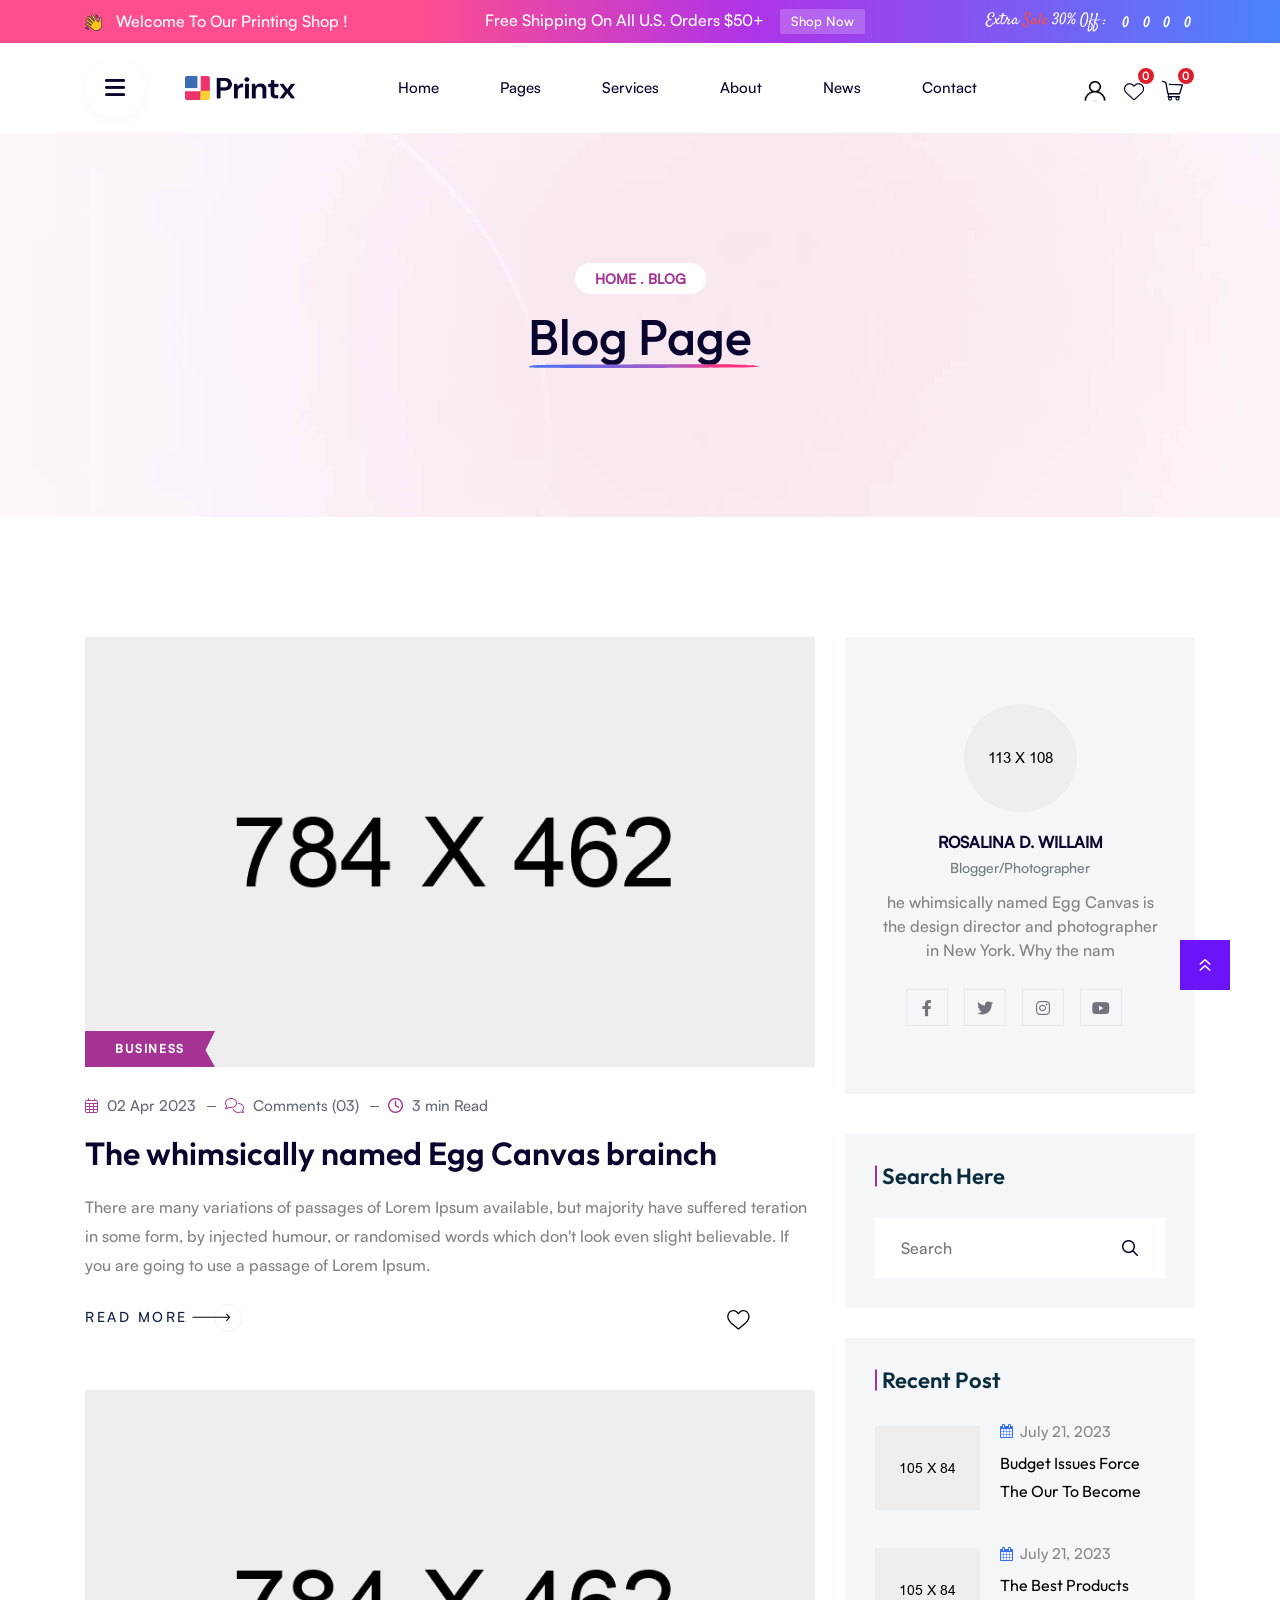
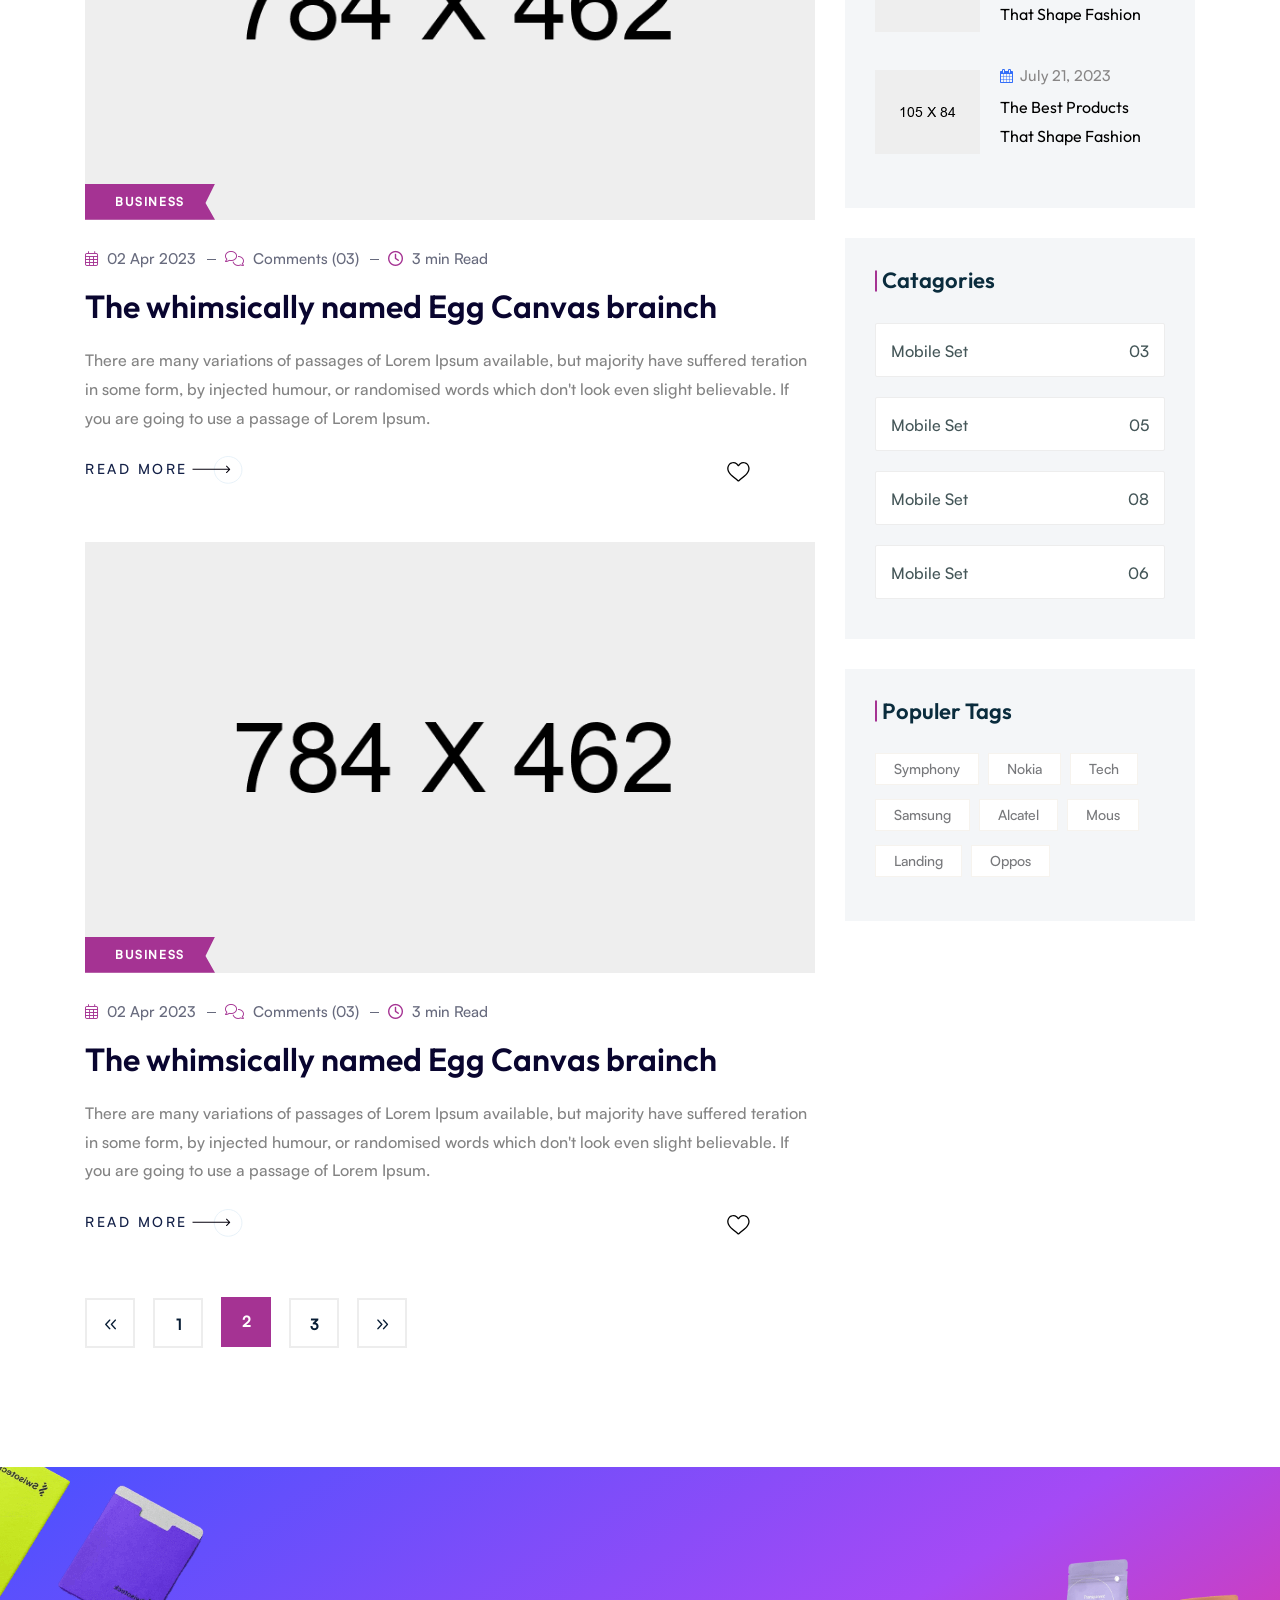
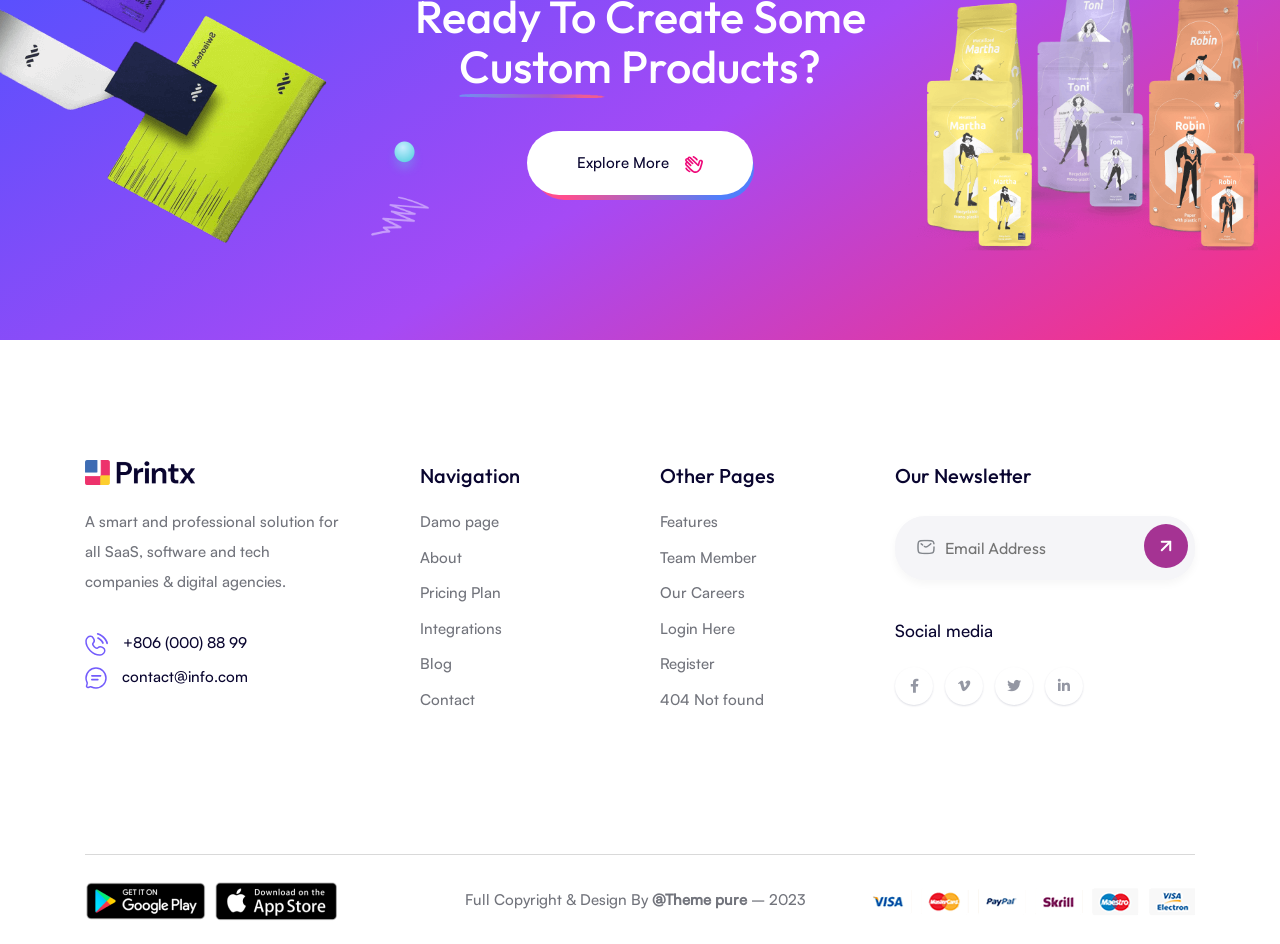
<file: blog.html>
<!doctype html>
<html class="no-js" lang="zxx">

<head>
    <meta charset="utf-8">
    <meta http-equiv="x-ua-compatible" content="ie=edge">
    <title>Printx - Printing Services HTML Template</title>
    <meta name="description" content="">
    <meta name="viewport" content="width=device-width, initial-scale=1">


    <!-- Place favicon.ico in the root directory -->
    <link rel="shortcut icon" type="image/x-icon" href="assets/img/logo/favicon.png">

    <!-- CSS here -->
    <link rel="stylesheet" href="assets/css/bootstrap.min.css">
    <link rel="stylesheet" href="assets/css/animate.css">
    <link rel="stylesheet" href="assets/css/custom-animation.css">
    <link rel="stylesheet" href="assets/css/slick.css">
    <link rel="stylesheet" href="assets/css/flaticon.css">
    <link rel="stylesheet" href="assets/css/nice-select.css">
    <link rel="stylesheet" href="assets/css/flaticon.css">
    <link rel="stylesheet" href="assets/css/satoshi.css">
    <link rel="stylesheet" href="assets/css/swiper-bundle.css">
    <link rel="stylesheet" href="assets/css/meanmenu.css">
    <link rel="stylesheet" href="assets/css/font-awesome-pro.css">
    <link rel="stylesheet" href="assets/css/magnific-popup.css">
    <link rel="stylesheet" href="assets/css/spacing.css">
    <link rel="stylesheet" href="assets/css/style.css">
</head>

<body>

    <!-- preloader -->
    <div id="preloader">
        <div class="preloader">
            <span></span>
            <span></span>
        </div>
    </div>
    <!-- preloader end  -->

    <!-- back-to-top-start  -->
    <button class="scroll-top scroll-to-target" data-target="html">
        <i class="far fa-angle-double-up"></i>
    </button>
    <!-- back-to-top-end  -->

    <!-- tp-offcanvus-area-start -->
    <div class="tpoffcanvas-area">
        <div class="tpoffcanvas">
            <div class="tpoffcanvas__close-btn">
                <button class="close-btn"><i class="fal fa-times"></i></button>
            </div>
            <div class="tpoffcanvas__logo">
                <a href="index.html">
                    <img src="assets/img/logo/white-logo.png" alt="">
                </a>
            </div>
            <div class="tpoffcanvas__title">
                <p>Lorem ipsum dolor sit amet consectetur adipisicing elit. Minima incidunt eaque a cumque, porro maxime
                    autem sed.</p>
            </div>
            <div class="tp-main-menu-mobile d-xl-none"></div>
            <div class="tpoffcanvas__contact-info">
                <div class="tpoffcanvas__contact-title">
                    <h5>Contact us</h5>
                </div>
                <ul>
                    <li>
                        <i class="fa-light fa-location-dot"></i>
                        <a href="https://www.google.com/maps/@23.8223586,90.3661283,15z" target="_blank">Melbone st,
                            Australia, Ny 12099</a>
                    </li>
                    <li>
                        <i class="fas fa-envelope"></i>
                        <a href="mailto:solaredge@gmail.com">themepure@gmail.com</a>
                    </li>
                    <li>
                        <i class="fal fa-phone-alt"></i>
                        <a href="tel:+48555223224">+48 555 223 224</a>
                    </li>
                </ul>
            </div>
            <div class="tpoffcanvas__input">
                <div class="tpoffcanvas__input-title">
                    <h4>Get UPdate</h4>
                </div>
                <form action="#">
                    <div class="p-relative">
                        <input type="text" placeholder="Enter mail">
                        <button>
                            <i class="fas fa-paper-plane"></i>
                        </button>
                    </div>
                </form>
            </div>
            <div class="tpoffcanvas__social">
                <div class="social-icon">
                    <a href="#"><i class="fab fa-twitter"></i></a>
                    <a href="#"><i class="fab fa-instagram"></i></a>
                    <a href="#"><i class="fab fa-facebook-f"></i></a>
                    <a href="#"><i class="fab fa-pinterest-p"></i></a>
                </div>
            </div>
        </div>
    </div>
    <div class="body-overlay"></div>
    <!-- tp-offcanvus-area-end -->

    <header>

        <!-- tp-header-top-area-start -->
        <div class="tp-header-top__area theme-bg tp-header-top__space">
            <div class="container container-large">
                <div class="row align-items-center">
                    <div class="col-xxl-4 col-xl-4 col-lg-6 col-md-6 col-sm-6">
                        <div class="tp-header-top__left-box text-center text-md-start">
                            <svg width="17" height="18" viewBox="0 0 17 18" fill="none"
                                xmlns="http://www.w3.org/2000/svg">
                                <path
                                    d="M1.5247 9.13256L5.7097 11.2701C5.83345 11.3319 6.10345 11.4838 6.25532 11.2363C6.39595 11.0057 6.1597 10.8201 6.0472 10.7357L1.17595 7.00631C0.821572 6.72506 0.742822 6.17944 1.01282 5.80819C1.28282 5.42006 1.84532 5.30756 2.22782 5.57194L7.17782 9.12131C7.26782 9.18881 7.51532 9.36881 7.69532 9.16068C7.87532 8.96381 7.67845 8.73881 7.5997 8.65443L3.00407 3.80569C2.6722 3.44006 2.6947 2.83256 3.13907 2.42194C3.49345 2.09569 4.11782 2.08444 4.45532 2.43319L8.9722 7.13568C9.0397 7.20318 9.24782 7.41693 9.46157 7.25943C9.68095 7.09068 9.52344 6.84318 9.48407 6.74756L6.6772 2.09006C6.48595 1.79194 6.48032 1.17881 6.99782 0.869437C7.5322 0.554437 8.04407 0.869437 8.24095 1.20131L11.3628 6.21881C11.8072 6.96131 12.5047 7.58568 13.1234 7.87818C13.6016 8.10318 13.9728 7.81631 14.0347 7.31568C14.1303 6.53944 14.2822 5.57756 14.5522 4.76756C14.8334 3.91819 15.8234 3.49631 16.6672 3.92381L16.3803 5.05444C16.0934 6.20193 16.0597 7.40568 16.2566 8.57568C16.4253 9.55443 16.5941 10.8144 16.5716 11.9338C16.5434 13.6213 15.4072 14.3582 14.3891 15.2751C9.99595 19.2632 6.80095 13.8407 5.24282 13.0701L0.714697 10.5557C0.332197 10.3363 0.247822 9.82443 0.472822 9.45318C0.692197 9.09318 1.1422 8.93568 1.5247 9.13256Z"
                                    fill="#FFC41C" />
                                <path
                                    d="M15.3509 3.9013C15.4859 3.92943 15.6153 3.9688 15.7447 4.03068L15.4578 5.1613C15.1709 6.3088 15.1372 7.51255 15.3341 8.68255C15.5028 9.6613 15.6716 10.9213 15.6491 12.0407C15.6209 13.7282 14.4847 14.4651 13.4666 15.3819C12.6341 16.1357 11.8466 16.5519 11.1041 16.7263C12.1053 16.7432 13.2022 16.3551 14.3834 15.2807C15.4016 14.3638 16.5322 13.6269 16.5659 11.9394C16.5884 10.8144 16.4197 9.55443 16.2509 8.5813C16.0484 7.4113 16.0878 6.20755 16.3747 5.06005L16.6616 3.92943C16.2284 3.71005 15.7503 3.7213 15.3509 3.9013Z"
                                    fill="#F2C34E" />
                                <path
                                    d="M15.3397 8.12567C15.5085 9.10442 15.6772 10.3644 15.6547 11.4838C15.6266 13.1713 14.4903 13.9082 13.4722 14.825C11.7172 16.4169 10.1535 16.5069 8.80908 15.995C10.3391 16.9232 12.2178 17.255 14.3891 15.2807C15.4072 14.3638 16.5378 13.6269 16.5716 11.9394C16.5941 10.8144 16.4253 9.55442 16.2566 8.5813C16.0597 7.4113 15.1372 6.95567 15.3397 8.12567Z"
                                    fill="#F2C34E" />
                                <path
                                    d="M3.53285 2.53444L8.5391 7.69256C8.6066 7.76006 8.81472 7.97381 9.02847 7.81631C9.24785 7.64756 9.09035 7.40006 9.05097 7.30444L8.8316 6.93881L4.45535 2.43881C4.14597 2.11819 3.60597 2.10131 3.24597 2.34319C3.35285 2.38819 3.44847 2.45006 3.53285 2.53444Z"
                                    fill="#F2C34E" />
                                <path
                                    d="M1.26033 5.70693L6.75033 9.63881C6.85158 9.71193 7.1272 9.90881 7.32408 9.67818C7.49845 9.49256 7.35783 9.27881 7.2622 9.16631L2.27845 5.59443C1.94658 5.36381 1.47408 5.39756 1.14783 5.64506C1.1872 5.66756 1.22658 5.68443 1.26033 5.70693Z"
                                    fill="#F2C34E" />
                                <path
                                    d="M7.31845 1.30256L10.4403 6.32006C10.8847 7.06256 11.5822 7.68694 12.201 7.97944C12.5328 8.13694 12.8141 8.03569 12.9772 7.79381C12.3978 7.47881 11.7791 6.90506 11.3628 6.21881L8.24095 1.20131C8.04408 0.869437 7.5322 0.554437 6.99783 0.869437C6.96408 0.886312 6.94158 0.908812 6.91345 0.931312C7.08783 1.02694 7.23408 1.16194 7.31845 1.30256Z"
                                    fill="#F2C34E" />
                                <path
                                    d="M5.3947 11.7932C5.53533 11.8663 5.85595 12.0407 6.03032 11.7538C6.09783 11.6413 6.08095 11.5457 6.04157 11.4613L1.57532 9.17758C1.22095 8.99758 0.8272 9.07633 0.551575 9.3182L5.3947 11.7932Z"
                                    fill="#F2C34E" />
                                <path
                                    d="M11.1828 17.0132C9.15784 17.0132 7.50972 15.4494 6.36222 14.3638C5.86722 13.8913 5.43409 13.4863 5.11909 13.3288L0.579721 10.8088C0.343471 10.6738 0.174721 10.4544 0.107221 10.1844C0.0284707 9.89193 0.0790957 9.57694 0.230971 9.31256C0.529096 8.80631 1.1366 8.62068 1.64847 8.87943L5.83347 11.0169C5.87847 11.0394 5.98534 11.0901 6.01909 11.0901C6.00222 11.0732 5.95722 11.0282 5.87284 10.9607L1.0016 7.23131C0.523471 6.84881 0.427846 6.14006 0.776596 5.64506C0.950971 5.39756 1.2266 5.21756 1.5416 5.16693C1.84535 5.11068 2.14347 5.17818 2.37972 5.34693L7.33534 8.89631C7.43659 8.97506 7.47597 8.98068 7.48722 8.98068C7.48159 8.97506 7.47034 8.93006 7.39722 8.85131L2.79597 4.00256C2.34597 3.49631 2.40785 2.71443 2.94222 2.21943C3.42035 1.78631 4.2191 1.79756 4.65222 2.24193L9.16909 6.94443C9.24784 7.02318 9.28159 7.03443 9.29847 7.04006C9.29284 7.01193 9.25347 6.93318 9.24222 6.90506L6.42972 2.24193C6.27784 2.01131 6.22722 1.67381 6.30034 1.37006C6.37347 1.06068 6.56472 0.807559 6.84597 0.638809C7.48159 0.261934 8.17347 0.560059 8.47722 1.06631L11.5935 6.08381C11.9872 6.74193 12.6341 7.34943 13.236 7.64193C13.3203 7.68131 13.4497 7.71506 13.551 7.65881C13.6522 7.60256 13.7253 7.47318 13.7478 7.29318C13.8378 6.59568 13.9841 5.56068 14.2766 4.69443C14.4341 4.21068 14.7997 3.82256 15.2778 3.62568C15.7616 3.42881 16.3128 3.45131 16.791 3.68756C16.9091 3.74943 16.971 3.87881 16.9372 4.00818L16.6503 5.13881C16.3747 6.24131 16.3353 7.38881 16.5322 8.54193C16.7628 9.86381 16.8697 11.0113 16.8528 11.9563C16.8247 13.5482 15.8853 14.3638 14.9741 15.1569C14.8447 15.2694 14.7097 15.3876 14.5803 15.5057C13.3653 16.5969 12.2235 17.0132 11.1828 17.0132ZM1.17035 9.32943C0.990346 9.32943 0.821596 9.42506 0.720346 9.59944V9.60506C0.641596 9.73444 0.619096 9.89756 0.652846 10.0438C0.675346 10.1282 0.731596 10.2463 0.855346 10.3194L5.37784 12.8338C5.76034 13.0194 6.21597 13.4526 6.74472 13.9588C8.53909 15.6576 10.9916 17.9863 14.1978 15.0782C14.3328 14.9544 14.4678 14.8419 14.6028 14.7238C15.4916 13.9476 16.2622 13.2838 16.2903 11.9394C16.3072 11.0338 16.2003 9.92006 15.981 8.63193C15.7672 7.40006 15.8122 6.17381 16.1047 4.99256L16.3297 4.09818C16.0541 4.01381 15.7616 4.02506 15.4916 4.13756C15.1653 4.27256 14.9178 4.53693 14.811 4.86318C14.5353 5.69006 14.3891 6.68006 14.3047 7.35506C14.2597 7.70943 14.0853 7.99631 13.8266 8.14256C13.5847 8.27756 13.2866 8.27756 12.9997 8.14256C12.291 7.80506 11.571 7.12443 11.121 6.37068L7.99909 1.35318C7.90909 1.20693 7.56597 0.858184 7.13847 1.11693C6.98659 1.20693 6.89097 1.33631 6.85159 1.49381C6.80659 1.67381 6.85159 1.84818 6.90784 1.93818L9.72034 6.60131C9.96784 7.09068 9.80472 7.34381 9.63034 7.47881C9.47847 7.59131 9.16909 7.72631 8.77534 7.33818L4.25285 2.63006C4.02785 2.40506 3.57785 2.40506 3.33035 2.63006C2.98722 2.95068 2.99847 3.38381 3.21222 3.62006L7.80222 8.45756C8.14534 8.81756 8.07784 9.15506 7.89784 9.35193C7.81909 9.44193 7.50972 9.72881 7.00347 9.34631L2.05347 5.80256C1.94097 5.72381 1.79472 5.69006 1.63722 5.71818C1.4741 5.74631 1.32785 5.83631 1.23785 5.96568C1.05785 6.21881 1.10847 6.59568 1.34472 6.78693L6.21034 10.5107C6.66034 10.8651 6.60972 11.1801 6.48597 11.3769C6.35659 11.5907 6.09222 11.7876 5.58034 11.5176L1.38972 9.37443C1.32222 9.34631 1.2491 9.32943 1.17035 9.32943Z"
                                    fill="#04212F" />
                                <path
                                    d="M3.93785 15.9726C2.29535 15.9726 0.77097 15.0388 0.0284694 13.5594C-0.0390306 13.4244 0.0172194 13.2557 0.157844 13.1826C0.298469 13.1151 0.46722 13.1713 0.53472 13.3063C1.19847 14.6226 2.5766 15.4494 4.05035 15.4044C4.20785 15.4101 4.33722 15.5226 4.33722 15.6801C4.34285 15.8376 4.2191 15.9669 4.0616 15.9669C4.02222 15.9726 3.98285 15.9726 3.93785 15.9726Z"
                                    fill="#04212F" />
                                <path
                                    d="M3.9097 14.5776C3.89845 14.5776 3.89282 14.5776 3.88157 14.5776C2.80157 14.4707 1.8397 13.8407 1.31657 12.8901C1.24345 12.7551 1.28845 12.5807 1.42907 12.5076C1.56407 12.4345 1.73845 12.4795 1.81157 12.6201C2.2447 13.4076 3.04345 13.9307 3.93782 14.0207C4.0897 14.0376 4.20782 14.1726 4.19095 14.3301C4.17407 14.4707 4.05032 14.5776 3.9097 14.5776Z"
                                    fill="#04212F" />
                                <path
                                    d="M13.3653 4.34007C13.2247 4.34007 13.1009 4.23319 13.0841 4.08694C12.9266 2.62445 11.9197 1.37007 10.5247 0.891946C10.3784 0.841321 10.2997 0.683821 10.3503 0.537571C10.4009 0.391321 10.5584 0.312571 10.7047 0.363196C12.3022 0.908821 13.4553 2.34882 13.6409 4.03069C13.6578 4.18257 13.5453 4.32319 13.3934 4.34007C13.3878 4.34007 13.3766 4.34007 13.3653 4.34007Z"
                                    fill="#04212F" />
                                <path
                                    d="M11.9985 4.62131C11.8635 4.62131 11.7397 4.52006 11.7228 4.37944C11.5878 3.49069 11.0253 2.72006 10.2153 2.32631C10.0747 2.25881 10.0185 2.09006 10.086 1.94944C10.1535 1.80881 10.3222 1.75256 10.4628 1.82006C11.436 2.29819 12.1166 3.22069 12.2797 4.29506C12.3022 4.44694 12.1953 4.59319 12.0435 4.61569C12.0266 4.61569 12.0153 4.62131 11.9985 4.62131Z"
                                    fill="#04212F" />
                            </svg>
                            <span>Welcome to our printing shop !</span>
                        </div>
                    </div>
                    <div class="col-xxl-4 col-xl-5 d-none d-xl-block">
                        <div class="tp-header-top__shop-box text-xl-start text-end">
                            <span>Free shipping on all U.S. orders $50+</span>
                            <a href="#">Shop Now</a>
                        </div>
                    </div>
                    <div class="col-xxl-4 col-xl-3 col-lg-6 col-md-6  col-sm-6 d-none d-sm-block">
                        <div class="tp-header-top__right-box d-flex align-items-center justify-content-end">
                            <span class="mr-10">Extra <i>sale</i> 30% off :</span>
                            <div class="tp-header-top__countdown" data-countdown data-date="Sep 30 2024 20:20:22">
                                <ul>
                                    <li><span data-days>0</span></li>
                                    <li><span data-hours>0</span></li>
                                    <li><span data-minutes>0</span></li>
                                    <li><span data-seconds>0</span></li>
                                </ul>
                            </div>
                        </div>
                    </div>
                </div>
            </div>
        </div>
        <!-- tp-header-top-area-end -->

        <!-- tp-header-area-start -->
        <div id="header-sticky" class="tp-header__area">
            <div class="container container-large">
                <div class="row align-items-center">
                    <div class="col-xl-3 col-lg-6 col-md-6 col-sm-6 col-6">
                        <div class="tp-header__left-box d-flex align-items-center">
                            <div class="tp-header__bar d-none d-xl-block">
                                <button class="tp-menu-bar">
                                    <i class="fa-solid fa-bars"></i>
                                </button>
                            </div>
                            <div class="tp-header__logo">
                                <a href="index.html">
                                    <img src="assets/img/logo/logo.png" alt="">
                                </a>
                            </div>
                        </div>
                    </div>
                    <div class="col-xl-7 d-none d-xl-block">
                        <div class="tp-header__main-menu">
                            <nav class="tp-main-menu-content">
                                <ul>
                                    <li class="has-dropdown">
                                        <a href="index.html">Home</a>
                                        <div class="tp-submenu submenu has-homemenu">
                                            <div class="row gx-6 row-cols-1 row-cols-md-2 row-cols-xl-5">
                                                <div class="col homemenu">
                                                    <div class="homemenu-thumb mb-15">
                                                        <img src="assets/img/menu/home-1.jpg" alt="">
                                                        <div class="homemenu-btn">
                                                        <a class="tp-menu-btn" href="index.html">View Demo</a>
                                                        </div>
                                                    </div>
                                                    <div class="homemenu-content text-center">
                                                        <h4 class="homemenu-title">
                                                        <a href="index.html">Home 01</a>
                                                        </h4>
                                                    </div>
                                                </div>
                                                <div class="col homemenu">
                                                    <div class="homemenu-thumb mb-15">
                                                        <img src="assets/img/menu/home-2.jpg" alt="">
                                                        <div class="homemenu-btn">
                                                        <a class="tp-menu-btn" href="index-2.html">View Demo</a>
                                                        </div>
                                                    </div>
                                                    <div class="homemenu-content text-center">
                                                        <h4 class="homemenu-title">
                                                        <a href="index-2.html">Home 02</a>
                                                        </h4>
                                                    </div>
                                                </div>
                                                <div class="col homemenu">
                                                    <div class="homemenu-thumb mb-15">
                                                        <img src="assets/img/menu/home-3.jpg" alt="">
                                                        <div class="homemenu-btn">
                                                        <a class="tp-menu-btn" href="index-3.html">View Demo</a>
                                                        </div>
                                                    </div>
                                                    <div class="homemenu-content text-center">
                                                        <h4 class="homemenu-title">
                                                        <a href="index-3.html">Home 03</a>
                                                        </h4>
                                                    </div>
                                                </div>
                                                <div class="col homemenu">
                                                    <div class="homemenu-thumb mb-15">
                                                        <img src="assets/img/menu/home-4.jpg" alt="">
                                                        <div class="homemenu-btn">
                                                        <a class="tp-menu-btn" href="index-4.html">View Demo</a>
                                                        </div>
                                                    </div>
                                                    <div class="homemenu-content text-center">
                                                        <h4 class="homemenu-title">
                                                        <a href="index-4.html">Home 04</a>
                                                        </h4>
                                                    </div>
                                                </div>
                                                <div class="col homemenu">
                                                    <div class="homemenu-thumb mb-15">
                                                        <img src="assets/img/menu/home-5.jpg" alt="">
                                                        <div class="homemenu-btn">
                                                        <a class="tp-menu-btn" href="index-5.html">View Demo</a>
                                                        </div>
                                                    </div>
                                                    <div class="homemenu-content text-center">
                                                        <h4 class="homemenu-title">
                                                        <a href="index-4.html">Home 05</a>
                                                        </h4>
                                                    </div>
                                                </div>
                                            </div>
                                        </div>
                                    </li>
                                    <li class="has-dropdown">
                                        <a href="#">pages</a>
                                        <ul class="submenu tp-submenu">
                                            <li><a href="team.html">Team</a></li>
                                            <li><a href="project.html">project</a></li>
                                            <li><a href="project-details.html">project details</a></li>
                                            <li><a href="shop.html">shop</a></li>
                                            <li><a href="shop-details.html">shop details</a></li>
                                            <li><a href="cart.html">cart</a></li>
                                            <li><a href="checkout.html">checkout</a></li>
                                            <li><a href="faq.html">faq</a></li>
                                            <li><a href="login.html">login</a></li>
                                            <li><a href="register.html">register</a></li>
                                            <li><a href="404.html">404</a></li>
                                        </ul>
                                    </li>
                                    <li class="has-dropdown">
                                        <a href="service.html">services</a>
                                        <ul class="submenu tp-submenu">
                                            <li><a href="service.html">service</a></li>
                                            <li><a href="service-details.html">service details</a></li>
                                        </ul>
                                    </li>
                                    <li>
                                        <a href="about-us.html">about</a>
                                    </li>
                                    <li class="has-dropdown">
                                        <a href="blog.html">news</a>
                                        <ul class="submenu tp-submenu">
                                            <li><a href="blog.html">blog</a></li>
                                            <li><a href="blog-details.html">blog details</a></li>
                                        </ul>
                                    </li>
                                    <li>
                                        <a href="contact.html">contact</a>
                                    </li>
                                </ul>
                            </nav>
                        </div>
                    </div>
                    <div class="col-xl-2 col-lg-6 col-md-6 col-sm-6 col-6">
                        <div class="tp-header__right-box d-flex align-items-center justify-content-end">
                            <ul class="d-none d-sm-block">
                                <li>
                                    <div class="tp-header__icon-box">
                                        <a href="login.html">
                                            <span>
                                                <svg width="22" height="20" viewBox="0 0 22 20" fill="none"
                                                    xmlns="http://www.w3.org/2000/svg"
                                                    xmlns:xlink="http://www.w3.org/1999/xlink">
                                                    <rect width="22" height="19.8" fill="url(#pattern0)" />
                                                    <defs>
                                                        <pattern id="pattern0"
                                                            patternContentUnits="objectBoundingBox" width="1"
                                                            height="1">
                                                            <use xlink:href="#image0_37_399"
                                                                transform="matrix(0.00186012 0 0 0.00195312 0.0238095 0)" />
                                                        </pattern>
                                                        <image id="image0_37_399" width="512" height="512"
                                                            xlink:href="[data-uri]" />
                                                    </defs>
                                                </svg>
                                            </span>
                                        </a>
                                        <a href="#">
                                            <span class="heart p-relative">
                                                <i class="fa-light fa-heart"></i>
                                                <b class="tp-header__icon-text">0</b>
                                            </span>
                                        </a>
                                        <a href="cart.html">
                                            <span class="cart p-relative">
                                                <svg width="22" height="21" viewBox="0 0 22 21" fill="none"
                                                    xmlns="http://www.w3.org/2000/svg">
                                                    <path
                                                        d="M21.0291 4.48689C20.908 4.3131 20.7132 4.20567 20.5016 4.19661L7.38131 3.63019C7.00487 3.61369 6.69029 3.90477 6.6742 4.28005C6.6582 4.65519 6.94835 4.97216 7.323 4.98827L19.555 5.5164L17.1499 13.0321H6.44709L4.51346 2.48719C4.47096 2.25608 4.31253 2.06327 4.09404 1.97742L0.927085 0.731306C0.578047 0.59444 0.184184 0.76615 0.0471052 1.11531C-0.0897364 1.46465 0.0816588 1.85937 0.430508 1.99666L3.24643 3.10463L5.21419 13.8346C5.2735 14.1572 5.55419 14.3915 5.88178 14.3915H6.2082L5.46283 16.4651C5.40045 16.6388 5.42615 16.8317 5.53232 16.9826C5.63835 17.1335 5.81078 17.2233 5.99486 17.2233H6.51766C6.19371 17.5844 5.99486 18.0599 5.99486 18.5827C5.99486 19.7072 6.90836 20.6218 8.03078 20.6218C9.1532 20.6218 10.0667 19.7072 10.0667 18.5827C10.0667 18.0599 9.86784 17.5844 9.54394 17.2233H13.9827C13.6587 17.5844 13.4599 18.0599 13.4599 18.5827C13.4599 19.7072 14.3731 20.6218 15.4958 20.6218C16.6185 20.6218 17.5317 19.7072 17.5317 18.5827C17.5317 18.0599 17.3329 17.5844 17.009 17.2233H17.6448C17.9572 17.2233 18.2104 16.9697 18.2104 16.657C18.2104 16.3441 17.9572 16.0905 17.6448 16.0905H6.79954L7.41023 14.3913H17.6448C17.9399 14.3913 18.201 14.2003 18.2909 13.9191L21.1186 5.08295C21.1835 4.88128 21.1502 4.66078 21.0291 4.48689ZM8.03083 19.4892C7.53179 19.4892 7.12595 19.0828 7.12595 18.583C7.12595 18.0832 7.53179 17.6767 8.03083 17.6767C8.52986 17.6767 8.93566 18.0832 8.93566 18.583C8.93566 19.0828 8.52986 19.4892 8.03083 19.4892ZM15.4958 19.4892C14.9967 19.4892 14.5909 19.0828 14.5909 18.583C14.5909 18.0832 14.9967 17.6767 15.4958 17.6767C15.9948 17.6767 16.4006 18.0832 16.4006 18.583C16.4006 19.0828 15.9948 19.4892 15.4958 19.4892Z"
                                                        fill="#020626" />
                                                </svg>
                                                <b class="tp-header__icon-text">0</b>
                                            </span>
                                        </a>
                                    </div>
                                </li>
                                <li>
                                    <div class="tp-header__chat-box d-none d-xxl-block">
                                        <a href="contact.html">
                                            Let,s Talk
                                            <span>
                                                <svg width="23" height="23" viewBox="0 0 23 23" fill="none"
                                                    xmlns="http://www.w3.org/2000/svg">
                                                    <g clip-path="url(#clip0_37_410)">
                                                        <path
                                                            d="M21.5648 16.6095C23.7874 13.4911 23.4476 9.21882 20.4119 6.43587C19.0249 5.16435 17.2566 4.37279 15.3465 4.15172C15.3346 4.13708 15.3224 4.12257 15.3091 4.10869C13.6474 2.38257 11.26 1.39258 8.75923 1.39258C4.00025 1.39258 0 4.9384 0 9.47852C0 11.0703 0.494455 12.5963 1.43373 13.9141L0.121604 18.0338C0.039127 18.2927 0.120256 18.5757 0.327301 18.7517C0.534705 18.928 0.827281 18.9618 1.06901 18.8389L5.05928 16.8099C5.87875 17.1628 6.74772 17.3943 7.64759 17.4996C9.38346 19.3251 11.7837 20.2598 14.2393 20.2598C15.5158 20.2598 16.7877 19.9996 17.9391 19.5052L21.9296 21.5342C22.0262 21.5834 22.1308 21.6074 22.2348 21.6074C22.6895 21.6074 23.0155 21.1643 22.877 20.7291L21.5648 16.6095ZM5.33124 15.4541C5.14252 15.3644 4.92299 15.3674 4.73679 15.4621L1.89472 16.9072L2.8228 13.9933C2.89036 13.7812 2.84881 13.5494 2.71171 13.374C1.81929 12.2316 1.34757 10.8846 1.34757 9.47852C1.34757 5.76303 4.67241 2.74023 8.75923 2.74023C10.405 2.74023 11.9893 3.23882 13.2745 4.13668C8.94637 4.57188 5.48011 7.95243 5.48011 12.1738C5.48011 13.4868 5.81666 14.7508 6.45119 15.8833C6.06701 15.7689 5.69286 15.6258 5.33124 15.4541ZM18.2618 18.1574C18.0783 18.0641 17.8586 18.0585 17.6673 18.1494C16.6168 18.6484 15.4315 18.9121 14.2393 18.9121C10.1525 18.9121 6.82768 15.8893 6.82768 12.1738C6.82768 8.45834 10.1525 5.43555 14.2393 5.43555C18.3262 5.43555 21.651 8.45834 21.651 12.1738C21.651 13.5799 21.1793 14.9269 20.2868 16.0692C20.1498 16.2446 20.1082 16.4764 20.1757 16.6886L21.1038 19.6025L18.2618 18.1574Z"
                                                            fill="white" />
                                                        <path
                                                            d="M11.4993 12.8477C11.8714 12.8477 12.1731 12.546 12.1731 12.1738C12.1731 11.8017 11.8714 11.5 11.4993 11.5C11.1271 11.5 10.8254 11.8017 10.8254 12.1738C10.8254 12.546 11.1271 12.8477 11.4993 12.8477Z"
                                                            fill="white" />
                                                        <path
                                                            d="M14.1943 12.8477C14.5665 12.8477 14.8682 12.546 14.8682 12.1738C14.8682 11.8017 14.5665 11.5 14.1943 11.5C13.8222 11.5 13.5205 11.8017 13.5205 12.1738C13.5205 12.546 13.8222 12.8477 14.1943 12.8477Z"
                                                            fill="white" />
                                                        <path
                                                            d="M16.8896 12.8477C17.2618 12.8477 17.5635 12.546 17.5635 12.1738C17.5635 11.8017 17.2618 11.5 16.8896 11.5C16.5175 11.5 16.2158 11.8017 16.2158 12.1738C16.2158 12.546 16.5175 12.8477 16.8896 12.8477Z"
                                                            fill="white" />
                                                    </g>
                                                    <defs>
                                                        <clipPath id="clip0_37_410">
                                                            <rect width="23" height="23" fill="white" />
                                                        </clipPath>
                                                    </defs>
                                                </svg>
                                            </span>
                                        </a>
                                    </div>
                                </li>
                            </ul>
                            <div class="tp-header-2__bar d-xl-none">
                                <button class="tp-menu-bar">
                                    <i class="fa-solid fa-bars"></i>
                                </button>
                            </div>
                        </div>
                    </div>
                </div>
            </div>
        </div>
        <!-- tp-header-area-end -->

    </header>

    <main>

    <!-- breadcrumb-area-start -->
    <div class="tp-breadcrumb__area fix tp-breadcrumb-height" data-background="assets/img/breadcrumb/breadcrumb.png">
        <div class="container">
            <div class="row">
                <div class="col-12">
                    <div class="tp-breadcrumb__content text-center z-index-5">
                        <div class="tp-breadcrumb__list">
                            <span><a href="index.html">Home </a></span> 
                            <span class="dvdr">.</span>
                            <span>Blog</span>
                        </div>
                        <h3 class="tp-breadcrumb__title"><span class="p-relative z-index-5">
                            Blog 
                            <span class="tp-title-shape">
                                <svg width="233" height="5" viewBox="0 0 233 5" fill="none" xmlns="http://www.w3.org/2000/svg">
                                    <path d="M229.237 2.64045C229.948 2.63606 231.134 2.60076 231.845 2.6523C230.66 2.65963 229.474 2.69493 228.526 2.70079C228.052 2.75967 229.238 2.78031 229.712 2.80535C230.661 2.79949 231.609 2.79363 232.321 2.84517C231.61 2.87754 230.661 2.8834 229.713 2.88927C228.764 2.89513 227.579 2.87449 226.868 2.93483C227.579 2.9584 227.579 2.9584 227.579 3.01434C225.92 3.05258 225.921 3.2204 223.312 3.18058C222.364 3.18645 221.415 3.19231 220.467 3.19817C219.282 3.31739 217.86 3.43807 214.777 3.40118C213.829 3.43501 212.88 3.44088 211.932 3.41877C209.324 3.49083 206.715 3.47899 204.107 3.52308C203.87 3.55252 203.633 3.55398 203.396 3.52748C202.448 3.53334 201.499 3.5392 200.551 3.54507L200.314 3.54653L200.076 3.548C199.128 3.55386 198.417 3.58623 197.468 3.56412C194.149 3.58464 190.592 3.60663 187.272 3.65512C185.138 3.66831 183.478 3.6506 182.292 3.57401L182.055 3.57548L181.818 3.57694C181.107 3.63728 181.345 3.71973 178.974 3.73439C176.602 3.72108 174.231 3.73573 171.623 3.75186C169.963 3.73415 168.303 3.80035 166.644 3.78264C160.715 3.79131 154.788 3.82795 148.86 3.83662C143.643 3.86887 138.426 3.87314 133.21 3.87742C131.313 3.94509 129.416 3.90087 127.756 3.91113C118.271 3.94179 108.55 4.00188 99.0646 3.9766C94.7964 3.97501 90.5285 4.02936 86.2601 3.9998C82.4663 4.02326 78.9094 4.01727 75.1154 4.01275C66.3418 4.01104 57.5683 4.00933 49.0315 3.95021C45.4748 3.97219 42.155 3.96474 39.072 3.89988C34.0926 3.93066 29.3498 3.87606 24.8441 3.82C24.1328 3.82439 23.6584 3.79935 23.1842 3.80229C21.2874 3.84198 19.8644 3.79483 18.2042 3.74915C17.0187 3.75648 16.07 3.73437 15.3585 3.7108C14.647 3.68722 13.9357 3.69162 13.2241 3.66805C12.5125 3.6165 11.3269 3.62383 10.1413 3.63116C8.24405 3.58694 5.87274 3.57363 5.39765 3.4367C1.84077 3.43071 0.891628 3.32469 1.12788 3.18337C-0.295844 3.02433 -0.0597648 2.85504 1.12477 2.67988C1.12425 2.59597 1.12373 2.51205 1.12321 2.42814L1.12304 2.40017C0.647594 2.2073 3.2548 2.02334 2.54243 1.85991C2.30444 1.72152 3.72644 1.60084 4.6742 1.48309C4.67403 1.45512 4.67368 1.39918 5.62198 1.36534C5.85891 1.33591 6.5701 1.30354 7.51838 1.2697C8.70326 1.15049 10.1254 1.05778 12.4964 1.01515C12.9702 0.956276 13.9189 0.978385 14.6302 0.973987C15.3414 0.941619 16.0526 0.90925 16.7637 0.876881C17.4749 0.844513 18.1862 0.840116 18.8976 0.835718C21.7426 0.762187 24.5878 0.716626 27.6703 0.697572C28.8559 0.690243 29.8043 0.68438 30.9899 0.677052C31.4641 0.67412 32.1754 0.669723 32.6495 0.63882C39.0516 0.599246 45.6908 0.558205 52.0931 0.546602C55.4127 0.526082 58.7321 0.47759 62.0522 0.540985C64.8975 0.523396 68.2168 0.446933 71.2998 0.511793C72.0111 0.507395 72.7225 0.502998 73.1967 0.500067C75.3306 0.458904 77.2275 0.447178 79.3617 0.461958C84.5782 0.429712 89.7949 0.425438 94.7744 0.422629C96.4342 0.412369 98.331 0.372671 99.754 0.41982C100.703 0.441929 101.651 0.436066 102.599 0.402231C105.682 0.383177 108.764 0.364122 111.847 0.373039C112.321 0.370108 112.795 0.367177 113.27 0.364245C114.455 0.384888 115.878 0.348122 117.064 0.368765C118.723 0.358505 120.62 0.346779 122.28 0.336519C123.703 0.327725 125.363 0.317465 126.548 0.338107C127.497 0.332244 128.445 0.326382 129.394 0.320519C131.291 0.308793 133.425 0.26763 135.322 0.311847C138.879 0.289861 142.435 0.295847 145.755 0.275326C151.446 0.240149 157.137 0.260915 162.828 0.253709C164.725 0.241983 166.384 0.231723 168.282 0.247968C166.622 0.258229 164.725 0.269954 163.065 0.280214C164.725 0.241983 166.622 0.230257 168.282 0.247968C171.364 0.228914 174.209 0.211325 177.055 0.24968C178.241 0.242351 179.426 0.235022 180.612 0.255665C180.849 0.254199 181.086 0.252734 181.323 0.251268C183.932 0.235145 186.54 0.246993 189.149 0.286814C191.52 0.272156 193.654 0.314908 195.788 0.329688C196.974 0.322359 198.159 0.31503 199.345 0.363645C201.48 0.378425 203.377 0.39467 204.089 0.474188C205.511 0.40945 206.46 0.45953 207.645 0.480173C208.831 0.528788 208.358 0.615634 209.781 0.662782C209.069 0.667179 208.358 0.671577 207.647 0.675974C207.884 0.70248 208.121 0.728985 208.358 0.72752C210.018 0.773202 211.678 0.790914 213.338 0.808625C213.576 0.80716 213.813 0.805694 214.05 0.804228C215.71 0.793968 217.606 0.754271 219.029 0.801419L219.266 0.799954C219.266 0.799954 219.267 0.827925 219.029 0.829391C218.081 0.835254 217.133 0.841117 216.421 0.845514L216.184 0.84698C217.369 0.811679 218.318 0.805817 219.029 0.829391C219.504 0.938345 218.082 0.975111 217.608 1.03399C217.845 1.06049 216.66 1.09579 217.609 1.1179C218.32 1.1135 219.505 1.0782 219.268 1.13561C219.032 1.19302 217.609 1.17384 216.898 1.17824C216.66 1.17971 216.423 1.20914 216.186 1.21061C218.084 1.2828 219.981 1.29904 221.878 1.34326C224.723 1.32567 225.91 1.43023 227.57 1.50388C228.044 1.52892 228.756 1.49655 228.993 1.52306C227.57 1.53186 228.282 1.61137 227.334 1.64521C224.015 1.72167 224.015 1.80558 227.098 1.89842C228.047 1.92052 229.944 1.93677 230.419 2.01775C230.419 2.04572 230.419 2.0737 230.419 2.0737C230.893 2.07076 231.368 2.06783 231.368 2.0958C231.131 2.15321 230.419 2.12964 229.708 2.13404C229.234 2.13697 228.523 2.14137 228.286 2.1708C228.76 2.25179 228.523 2.28122 227.101 2.29002C227.575 2.34303 228.998 2.30626 228.761 2.39164C229.473 2.38725 229.947 2.41229 230.658 2.40789C229.947 2.46823 228.524 2.42108 228.287 2.47849C228.999 2.53003 228.999 2.55801 227.814 2.53736C226.865 2.54323 225.679 2.52258 226.865 2.59917C227.577 2.59477 228.525 2.58891 229.237 2.64045ZM6.81321 2.28107C6.57609 2.28254 6.57612 2.28254 6.57629 2.31051C6.57612 2.28254 6.81321 2.28107 6.81321 2.28107ZM66.5686 2.33128C66.8059 2.35779 66.8057 2.32982 67.0428 2.32835C66.8057 2.32982 66.5686 2.33128 66.5686 2.33128ZM96.2104 2.56764C95.9733 2.56911 95.9733 2.56911 96.2104 2.56764V2.56764ZM76.2909 2.38307C76.2908 2.3551 76.2908 2.3551 76.2909 2.38307V2.38307ZM65.1499 2.98342C64.9128 2.98489 64.9128 2.98489 64.6755 2.95838C64.6755 2.95838 64.4384 2.95985 64.4385 2.98782C64.6757 2.98635 64.9128 2.98489 65.1499 2.98342ZM38.828 2.78249C39.0649 2.75305 38.8278 2.75452 38.828 2.78249V2.78249ZM77.2442 3.16041C77.4814 3.15895 77.4814 3.15895 77.2442 3.16041V3.16041ZM72.5015 3.10581C72.2643 3.10728 72.2645 3.13525 71.7903 3.13818C72.0272 3.10874 72.2643 3.10728 72.5015 3.10581ZM27.4465 2.85284C27.4467 2.88081 27.4467 2.88081 27.4465 2.85284V2.85284ZM174.691 1.3832C174.691 1.3832 174.691 1.35523 174.454 1.38466C174.454 1.38466 174.454 1.38466 174.217 1.38613C174.454 1.38466 174.454 1.38466 174.691 1.3832ZM193.903 2.27145C193.903 2.24348 194.14 2.24201 194.14 2.21404C193.666 2.24494 193.666 2.24494 193.903 2.27145ZM138.421 3.00603C138.421 3.00603 138.184 3.00749 138.184 3.03547C138.421 3.034 138.895 3.03107 139.133 3.0296C138.895 3.0031 138.658 3.00456 138.421 3.00603ZM153.35 1.34728C153.349 1.31931 153.349 1.31931 153.35 1.34728C153.349 1.31931 153.112 1.32078 153.35 1.34728ZM189.393 1.51609C189.63 1.51463 189.63 1.51463 189.393 1.51609C189.63 1.48666 189.867 1.48519 189.867 1.45722C189.63 1.45868 189.393 1.46015 189.156 1.46162C189.393 1.48812 189.393 1.48812 189.393 1.51609ZM186.782 1.0567C186.545 1.08614 186.545 1.08614 186.782 1.0567V1.0567ZM118.269 3.52222C118.269 3.55019 118.269 3.55019 118.032 3.57962C118.269 3.57816 118.506 3.57669 118.743 3.57523C118.506 3.54872 118.506 3.54872 118.269 3.52222ZM166.624 0.677801C166.861 0.676335 166.861 0.676335 167.099 0.674869C167.099 0.674869 166.861 0.676335 166.624 0.677801ZM97.1478 0.771601C96.9107 0.773067 96.9107 0.773067 97.1478 0.771601V0.771601ZM224.734 3.03193C225.682 2.97013 226.394 2.9937 227.342 3.01581C226.631 3.02021 225.682 3.02607 224.734 3.03193ZM127.023 0.391119C127.26 0.389653 127.497 0.388187 127.735 0.414693C127.26 0.389653 127.023 0.391119 127.023 0.391119Z" fill="url(#paint0_linear_720_932)"/>
                                    <defs>
                                    <linearGradient id="paint0_linear_720_932" x1="196.345" y1="-0.373061" x2="24.7083" y2="95.8315" gradientUnits="userSpaceOnUse">
                                    <stop offset="0" stop-color="#FF307C"/>
                                    <stop offset="0.247843" stop-color="#A85CC5"/>
                                    <stop offset="1" stop-color="#3075FF"/>
                                    </linearGradient>
                                    </defs>
                                </svg>                                        
                            </span>
                        </span>
                        page
                        </h3>
                        </div>
                </div>
            </div>
        </div>
    </div>
    <!-- breadcrumb-area-end -->

    <!-- postbox area start -->
     <section class="postbox__area pt-120 pb-120">
        <div class="container">
           <div class="row">
              <div class="col-xxl-8 col-xl-8 col-lg-8">
                 <div class="postbox__wrapper">
                    <article class="postbox__item format-image mb-60 transition-3">
                       <div class="postbox__thumb w-img">
                          <a href="blog-details.html">
                             <img src="assets/img/blog/blog-details-1.jpg" alt="">
                          </a>
                          <div class="postbox__tag">
                             <p>Business</p>
                          </div>
                       </div>
                       <div class="postbox__content">
                          <div class="postbox__meta">
                             <span><i class="fa-light fa-calendar-days"></i> 02 Apr 2023</span>
                             <span><a href="#"><i class="fal fa-comments"></i> Comments (03)</a></span>
                             <span><a href="#"><i class="fa-regular fa-clock"></i> 3 min Read</a></span>
                          </div>
                          <h3 class="postbox__title">
                             <a href="blog-details.html">The whimsically named Egg Canvas brainch</a>
                          </h3>
                          <div class="postbox__text">
                             <p>There are many variations of passages of Lorem Ipsum available, but majority have suffered
                                teration in some form, by injected humour, or randomised words which don't look even slight
                                believable. If you are going to use a passage of Lorem Ipsum.</p>
                          </div>
                          <div class="postbox__read-more d-flex justify-content-between">
                             <a class="p-relative" href="blog-details.html">read more
                                <span class="postbox__icon">
                                    <svg width="51" height="28" viewBox="0 0 51 28" fill="none" xmlns="http://www.w3.org/2000/svg">
                                        <path d="M49.9305 13.8734C49.9305 21.2441 43.7525 27.2468 36.0971 27.2468C28.4416 27.2468 22.2637 21.2441 22.2637 13.8734C22.2637 6.50272 28.4416 0.5 36.0971 0.5C43.7525 0.5 49.9305 6.50272 49.9305 13.8734Z" stroke="#E8F2F9"/>
                                        <path d="M38.0455 13.7129C38.2407 13.5177 38.2407 13.2011 38.0455 13.0058L34.8635 9.82384C34.6682 9.62858 34.3516 9.62858 34.1564 9.82384C33.9611 10.0191 33.9611 10.3357 34.1564 10.5309L36.9848 13.3594L34.1564 16.1878C33.9611 16.3831 33.9611 16.6996 34.1564 16.8949C34.3516 17.0902 34.6682 17.0902 34.8635 16.8949L38.0455 13.7129ZM0.53125 13.8594L37.6919 13.8594L37.6919 12.8594L0.53125 12.8594L0.53125 13.8594Z" fill="#04010C"/>
                                    </svg>
                                </span>
                             </a>
                             <span>
                                <svg width="23" height="20" viewBox="0 0 23 20" fill="none" xmlns="http://www.w3.org/2000/svg">
                                    <path d="M11.3994 19.5729C11.0801 19.5729 10.7722 19.4594 10.5322 19.2533C9.62606 18.4762 8.75239 17.7459 7.98158 17.1017L7.97764 17.0983C5.71774 15.2096 3.76623 13.5784 2.40841 11.9716C0.890572 10.1754 0.183594 8.47222 0.183594 6.61164C0.183594 4.80393 0.815613 3.13621 1.96311 1.91546C3.12429 0.680282 4.7176 0 6.45005 0C7.74489 0 8.93072 0.401489 9.9745 1.19322C10.5013 1.59286 10.9787 2.08197 11.3994 2.65248C11.8202 2.08197 12.2976 1.59286 12.8245 1.19322C13.8683 0.401489 15.0541 0 16.3489 0C18.0812 0 19.6747 0.680282 20.8359 1.91546C21.9834 3.13621 22.6152 4.80393 22.6152 6.61164C22.6152 8.47222 21.9084 10.1754 20.3906 11.9715C19.0328 13.5784 17.0814 15.2094 14.8219 17.098C14.0497 17.7432 13.1746 18.4747 12.2664 19.2537C12.0266 19.4594 11.7186 19.5729 11.3994 19.5729ZM6.45005 1.28872C5.08897 1.28872 3.83863 1.82147 2.92902 2.78894C2.00589 3.77101 1.49743 5.12855 1.49743 6.61164C1.49743 8.17647 2.09043 9.57597 3.42002 11.1494C4.70511 12.6702 6.61657 14.2678 8.82975 16.1176L8.83385 16.121C9.60758 16.7677 10.4847 17.5008 11.3975 18.2837C12.3159 17.4993 13.1943 16.765 13.9696 16.1173C16.1826 14.2675 18.0939 12.6702 19.379 11.1494C20.7084 9.57597 21.3014 8.17647 21.3014 6.61164C21.3014 5.12855 20.7929 3.77101 19.8698 2.78894C18.9604 1.82147 17.7098 1.28872 16.3489 1.28872C15.3519 1.28872 14.4365 1.59958 13.6282 2.21255C12.9078 2.75906 12.4061 3.44992 12.1119 3.93331C11.9606 4.18189 11.6943 4.33027 11.3994 4.33027C11.1045 4.33027 10.8382 4.18189 10.687 3.93331C10.3929 3.44992 9.89116 2.75906 9.17066 2.21255C8.36236 1.59958 7.44694 1.28872 6.45005 1.28872Z" fill="black"/>
                                </svg>
                             </span>
                          </div>
                       </div>
                    </article>
                    <article class="postbox__item format-image mb-60 transition-3">
                        <div class="postbox__thumb w-img">
                           <a href="blog-details.html">
                              <img src="assets/img/blog/blog-details-2.jpg" alt="">
                           </a>
                           <div class="postbox__tag">
                              <p>Business</p>
                           </div>
                        </div>
                        <div class="postbox__content">
                           <div class="postbox__meta">
                              <span><i class="fa-light fa-calendar-days"></i> 02 Apr 2023</span>
                              <span><a href="#"><i class="fal fa-comments"></i> Comments (03)</a></span>
                              <span><a href="#"><i class="fa-regular fa-clock"></i> 3 min Read</a></span>
                           </div>
                           <h3 class="postbox__title">
                              <a href="blog-details.html">The whimsically named Egg Canvas brainch</a>
                           </h3>
                           <div class="postbox__text">
                              <p>There are many variations of passages of Lorem Ipsum available, but majority have suffered
                                 teration in some form, by injected humour, or randomised words which don't look even slight
                                 believable. If you are going to use a passage of Lorem Ipsum.</p>
                           </div>
                           <div class="postbox__read-more d-flex justify-content-between">
                              <a class="p-relative" href="blog-details.html">read more
                                 <span class="postbox__icon">
                                     <svg width="51" height="28" viewBox="0 0 51 28" fill="none" xmlns="http://www.w3.org/2000/svg">
                                         <path d="M49.9305 13.8734C49.9305 21.2441 43.7525 27.2468 36.0971 27.2468C28.4416 27.2468 22.2637 21.2441 22.2637 13.8734C22.2637 6.50272 28.4416 0.5 36.0971 0.5C43.7525 0.5 49.9305 6.50272 49.9305 13.8734Z" stroke="#E8F2F9"/>
                                         <path d="M38.0455 13.7129C38.2407 13.5177 38.2407 13.2011 38.0455 13.0058L34.8635 9.82384C34.6682 9.62858 34.3516 9.62858 34.1564 9.82384C33.9611 10.0191 33.9611 10.3357 34.1564 10.5309L36.9848 13.3594L34.1564 16.1878C33.9611 16.3831 33.9611 16.6996 34.1564 16.8949C34.3516 17.0902 34.6682 17.0902 34.8635 16.8949L38.0455 13.7129ZM0.53125 13.8594L37.6919 13.8594L37.6919 12.8594L0.53125 12.8594L0.53125 13.8594Z" fill="#04010C"/>
                                     </svg>
                                 </span>
                              </a>
                              <span>
                                 <svg width="23" height="20" viewBox="0 0 23 20" fill="none" xmlns="http://www.w3.org/2000/svg">
                                     <path d="M11.3994 19.5729C11.0801 19.5729 10.7722 19.4594 10.5322 19.2533C9.62606 18.4762 8.75239 17.7459 7.98158 17.1017L7.97764 17.0983C5.71774 15.2096 3.76623 13.5784 2.40841 11.9716C0.890572 10.1754 0.183594 8.47222 0.183594 6.61164C0.183594 4.80393 0.815613 3.13621 1.96311 1.91546C3.12429 0.680282 4.7176 0 6.45005 0C7.74489 0 8.93072 0.401489 9.9745 1.19322C10.5013 1.59286 10.9787 2.08197 11.3994 2.65248C11.8202 2.08197 12.2976 1.59286 12.8245 1.19322C13.8683 0.401489 15.0541 0 16.3489 0C18.0812 0 19.6747 0.680282 20.8359 1.91546C21.9834 3.13621 22.6152 4.80393 22.6152 6.61164C22.6152 8.47222 21.9084 10.1754 20.3906 11.9715C19.0328 13.5784 17.0814 15.2094 14.8219 17.098C14.0497 17.7432 13.1746 18.4747 12.2664 19.2537C12.0266 19.4594 11.7186 19.5729 11.3994 19.5729ZM6.45005 1.28872C5.08897 1.28872 3.83863 1.82147 2.92902 2.78894C2.00589 3.77101 1.49743 5.12855 1.49743 6.61164C1.49743 8.17647 2.09043 9.57597 3.42002 11.1494C4.70511 12.6702 6.61657 14.2678 8.82975 16.1176L8.83385 16.121C9.60758 16.7677 10.4847 17.5008 11.3975 18.2837C12.3159 17.4993 13.1943 16.765 13.9696 16.1173C16.1826 14.2675 18.0939 12.6702 19.379 11.1494C20.7084 9.57597 21.3014 8.17647 21.3014 6.61164C21.3014 5.12855 20.7929 3.77101 19.8698 2.78894C18.9604 1.82147 17.7098 1.28872 16.3489 1.28872C15.3519 1.28872 14.4365 1.59958 13.6282 2.21255C12.9078 2.75906 12.4061 3.44992 12.1119 3.93331C11.9606 4.18189 11.6943 4.33027 11.3994 4.33027C11.1045 4.33027 10.8382 4.18189 10.687 3.93331C10.3929 3.44992 9.89116 2.75906 9.17066 2.21255C8.36236 1.59958 7.44694 1.28872 6.45005 1.28872Z" fill="black"/>
                                 </svg>
                              </span>
                           </div>
                        </div>
                     </article>
                     <article class="postbox__item format-image mb-60 transition-3">
                        <div class="postbox__thumb w-img">
                           <a href="blog-details.html">
                              <img src="assets/img/blog/blog-details-3.jpg" alt="">
                           </a>
                           <div class="postbox__tag">
                              <p>Business</p>
                           </div>
                        </div>
                        <div class="postbox__content">
                           <div class="postbox__meta">
                              <span><i class="fa-light fa-calendar-days"></i> 02 Apr 2023</span>
                              <span><a href="#"><i class="fal fa-comments"></i> Comments (03)</a></span>
                              <span><a href="#"><i class="fa-regular fa-clock"></i> 3 min Read</a></span>
                           </div>
                           <h3 class="postbox__title">
                              <a href="blog-details.html">The whimsically named Egg Canvas brainch</a>
                           </h3>
                           <div class="postbox__text">
                              <p>There are many variations of passages of Lorem Ipsum available, but majority have suffered
                                 teration in some form, by injected humour, or randomised words which don't look even slight
                                 believable. If you are going to use a passage of Lorem Ipsum.</p>
                           </div>
                           <div class="postbox__read-more d-flex justify-content-between">
                              <a class="p-relative" href="blog-details.html">read more
                                 <span class="postbox__icon">
                                     <svg width="51" height="28" viewBox="0 0 51 28" fill="none" xmlns="http://www.w3.org/2000/svg">
                                         <path d="M49.9305 13.8734C49.9305 21.2441 43.7525 27.2468 36.0971 27.2468C28.4416 27.2468 22.2637 21.2441 22.2637 13.8734C22.2637 6.50272 28.4416 0.5 36.0971 0.5C43.7525 0.5 49.9305 6.50272 49.9305 13.8734Z" stroke="#E8F2F9"/>
                                         <path d="M38.0455 13.7129C38.2407 13.5177 38.2407 13.2011 38.0455 13.0058L34.8635 9.82384C34.6682 9.62858 34.3516 9.62858 34.1564 9.82384C33.9611 10.0191 33.9611 10.3357 34.1564 10.5309L36.9848 13.3594L34.1564 16.1878C33.9611 16.3831 33.9611 16.6996 34.1564 16.8949C34.3516 17.0902 34.6682 17.0902 34.8635 16.8949L38.0455 13.7129ZM0.53125 13.8594L37.6919 13.8594L37.6919 12.8594L0.53125 12.8594L0.53125 13.8594Z" fill="#04010C"/>
                                     </svg>
                                 </span>
                              </a>
                              <span>
                                 <svg width="23" height="20" viewBox="0 0 23 20" fill="none" xmlns="http://www.w3.org/2000/svg">
                                     <path d="M11.3994 19.5729C11.0801 19.5729 10.7722 19.4594 10.5322 19.2533C9.62606 18.4762 8.75239 17.7459 7.98158 17.1017L7.97764 17.0983C5.71774 15.2096 3.76623 13.5784 2.40841 11.9716C0.890572 10.1754 0.183594 8.47222 0.183594 6.61164C0.183594 4.80393 0.815613 3.13621 1.96311 1.91546C3.12429 0.680282 4.7176 0 6.45005 0C7.74489 0 8.93072 0.401489 9.9745 1.19322C10.5013 1.59286 10.9787 2.08197 11.3994 2.65248C11.8202 2.08197 12.2976 1.59286 12.8245 1.19322C13.8683 0.401489 15.0541 0 16.3489 0C18.0812 0 19.6747 0.680282 20.8359 1.91546C21.9834 3.13621 22.6152 4.80393 22.6152 6.61164C22.6152 8.47222 21.9084 10.1754 20.3906 11.9715C19.0328 13.5784 17.0814 15.2094 14.8219 17.098C14.0497 17.7432 13.1746 18.4747 12.2664 19.2537C12.0266 19.4594 11.7186 19.5729 11.3994 19.5729ZM6.45005 1.28872C5.08897 1.28872 3.83863 1.82147 2.92902 2.78894C2.00589 3.77101 1.49743 5.12855 1.49743 6.61164C1.49743 8.17647 2.09043 9.57597 3.42002 11.1494C4.70511 12.6702 6.61657 14.2678 8.82975 16.1176L8.83385 16.121C9.60758 16.7677 10.4847 17.5008 11.3975 18.2837C12.3159 17.4993 13.1943 16.765 13.9696 16.1173C16.1826 14.2675 18.0939 12.6702 19.379 11.1494C20.7084 9.57597 21.3014 8.17647 21.3014 6.61164C21.3014 5.12855 20.7929 3.77101 19.8698 2.78894C18.9604 1.82147 17.7098 1.28872 16.3489 1.28872C15.3519 1.28872 14.4365 1.59958 13.6282 2.21255C12.9078 2.75906 12.4061 3.44992 12.1119 3.93331C11.9606 4.18189 11.6943 4.33027 11.3994 4.33027C11.1045 4.33027 10.8382 4.18189 10.687 3.93331C10.3929 3.44992 9.89116 2.75906 9.17066 2.21255C8.36236 1.59958 7.44694 1.28872 6.45005 1.28872Z" fill="black"/>
                                 </svg>
                              </span>
                           </div>
                        </div>
                     </article>
                    <div class="basic-pagination">
                       <nav>
                          <ul>
                             <li>
                                <a href="blog.html">
                                   <i class="fa-regular fa-angles-left"></i>
                                </a>
                             </li>
                             <li>
                                <a href="blog.html">1</a>
                             </li>
                             <li>
                                <span class="current">2</span>
                             </li>
                             <li>
                                <a href="blog.html">3</a>
                             </li>
                             <li>
                                <a href="blog.html">
                                   <i class="fa-regular fa-angles-right"></i>
                                </a>
                             </li>
                          </ul>
                          </nav>
                    </div>
                 </div>
              </div>
              <div class="col-xxl-4 col-xl-4 col-lg-4">
                 <div class="sidebar__wrapper">
                    <div class="sidebar__widget mb-40">
                       <div class="sidebar__widget-content">
                          <div class="sidebar__about">
                             <div class="sidebar__thumb text-center">
                                <img src="assets/img/blog/blog-details-sm-1.jpg" alt="">
                             </div>
                             <div class="sidebar__content text-center">
                                <div class="sidebar__content-title">
                                   Rosalina D. Willaim
                                </div>
                                <span class="sidebar__content-designation">Blogger/Photographer</span>
                                <p>he whimsically named Egg Canvas is the
                                   design director and photographer
                                   in New York. Why the nam</p>
                                <div class="sidebar__content-social">
                                   <a href="#"><i class="fab fa-facebook-f"></i></a>
                                   <a href="#"><i class="fab fa-twitter"></i></a>
                                   <a href="#"><i class="fa-brands fa-instagram"></i></a>
                                   <a href="#"><i class="fa-brands fa-youtube"></i></a>
                                </div>
                             </div>
                          </div>
                       </div>
                    </div>
                    <div class="sidebar__widget mb-30">
                       <div class="sidebar__widget-content">
                          <h3 class="sidebar__widget-title">Search Here</h3>
                          <div class="sidebar__search">
                             <form action="#">
                                <div class="sidebar__search-input-2">
                                   <input type="text" placeholder="Search">
                                   <button type="submit"><i class="far fa-search"></i></button>
                                </div>
                             </form>
                          </div>
                       </div>
                    </div>
                    <div class="sidebar__widget mb-30">
                       <h3 class="sidebar__widget-title">Recent Post</h3>
                       <div class="sidebar__widget-content">
                          <div class="sidebar__post rc__post">
                             <div class="rc__post mb-30 d-flex align-items-center">
                                <div class="rc__post-thumb mr-20">
                                   <a href="blog-details.html"><img src="assets/img/blog/blog-details-sm-2.jpg" alt=""></a>
                                </div>
                                <div class="rc__post-content">
                                   <div class="rc__meta">
                                      <span><svg width="13" height="14" viewBox="0 0 13 14" fill="none" xmlns="http://www.w3.org/2000/svg">
                                         <path d="M1 13H3.25V10.75H1V13ZM3.75 13H6.25V10.75H3.75V13ZM1 10.25H3.25V7.75H1V10.25ZM3.75 10.25H6.25V7.75H3.75V10.25ZM1 7.25H3.25V5H1V7.25ZM6.75 13H9.25V10.75H6.75V13ZM3.75 7.25H6.25V5H3.75V7.25ZM9.75 13H12V10.75H9.75V13ZM6.75 10.25H9.25V7.75H6.75V10.25ZM4 3.5V1.25C4 1.18229 3.97396 1.125 3.92188 1.07812C3.875 1.02604 3.81771 0.999999 3.75 0.999999H3.25C3.18229 0.999999 3.1224 1.02604 3.07031 1.07812C3.02344 1.125 3 1.18229 3 1.25V3.5C3 3.56771 3.02344 3.6276 3.07031 3.67969C3.1224 3.72656 3.18229 3.75 3.25 3.75H3.75C3.81771 3.75 3.875 3.72656 3.92188 3.67969C3.97396 3.6276 4 3.56771 4 3.5ZM9.75 10.25H12V7.75H9.75V10.25ZM6.75 7.25H9.25V5H6.75V7.25ZM9.75 7.25H12V5H9.75V7.25ZM10 3.5V1.25C10 1.18229 9.97396 1.125 9.92188 1.07812C9.875 1.02604 9.81771 0.999999 9.75 0.999999H9.25C9.18229 0.999999 9.1224 1.02604 9.07031 1.07812C9.02344 1.125 9 1.18229 9 1.25V3.5C9 3.56771 9.02344 3.6276 9.07031 3.67969C9.1224 3.72656 9.18229 3.75 9.25 3.75H9.75C9.81771 3.75 9.875 3.72656 9.92188 3.67969C9.97396 3.6276 10 3.56771 10 3.5ZM13 3V13C13 13.2708 12.901 13.5052 12.7031 13.7031C12.5052 13.901 12.2708 14 12 14H1C0.729167 14 0.494792 13.901 0.296875 13.7031C0.0989583 13.5052 0 13.2708 0 13V3C0 2.72917 0.0989583 2.49479 0.296875 2.29687C0.494792 2.09896 0.729167 2 1 2H2V1.25C2 0.906249 2.1224 0.611978 2.36719 0.367187C2.61198 0.122395 2.90625 -9.53674e-07 3.25 -9.53674e-07H3.75C4.09375 -9.53674e-07 4.38802 0.122395 4.63281 0.367187C4.8776 0.611978 5 0.906249 5 1.25V2H8V1.25C8 0.906249 8.1224 0.611978 8.36719 0.367187C8.61198 0.122395 8.90625 -9.53674e-07 9.25 -9.53674e-07H9.75C10.0938 -9.53674e-07 10.388 0.122395 10.6328 0.367187C10.8776 0.611978 11 0.906249 11 1.25V2H12C12.2708 2 12.5052 2.09896 12.7031 2.29687C12.901 2.49479 13 2.72917 13 3Z" fill="#336EF9"/>
                                         </svg>
                                         July 21, 2023</span>
                                   </div>
                                   <h3 class="rc__post-title">
                                      <a href="blog-details.html">Budget Issues Force The Our To Become</a>
                                   </h3>
                                </div>
                             </div>
                             <div class="rc__post mb-30 d-flex align-items-center">
                                <div class="rc__post-thumb mr-20">
                                   <a href="blog-details.html"><img src="assets/img/blog/blog-details-sm-3.jpg" alt=""></a>
                                </div>
                                <div class="rc__post-content">
                                   <div class="rc__meta">
                                      <span><svg width="13" height="14" viewBox="0 0 13 14" fill="none" xmlns="http://www.w3.org/2000/svg">
                                         <path d="M1 13H3.25V10.75H1V13ZM3.75 13H6.25V10.75H3.75V13ZM1 10.25H3.25V7.75H1V10.25ZM3.75 10.25H6.25V7.75H3.75V10.25ZM1 7.25H3.25V5H1V7.25ZM6.75 13H9.25V10.75H6.75V13ZM3.75 7.25H6.25V5H3.75V7.25ZM9.75 13H12V10.75H9.75V13ZM6.75 10.25H9.25V7.75H6.75V10.25ZM4 3.5V1.25C4 1.18229 3.97396 1.125 3.92188 1.07812C3.875 1.02604 3.81771 0.999999 3.75 0.999999H3.25C3.18229 0.999999 3.1224 1.02604 3.07031 1.07812C3.02344 1.125 3 1.18229 3 1.25V3.5C3 3.56771 3.02344 3.6276 3.07031 3.67969C3.1224 3.72656 3.18229 3.75 3.25 3.75H3.75C3.81771 3.75 3.875 3.72656 3.92188 3.67969C3.97396 3.6276 4 3.56771 4 3.5ZM9.75 10.25H12V7.75H9.75V10.25ZM6.75 7.25H9.25V5H6.75V7.25ZM9.75 7.25H12V5H9.75V7.25ZM10 3.5V1.25C10 1.18229 9.97396 1.125 9.92188 1.07812C9.875 1.02604 9.81771 0.999999 9.75 0.999999H9.25C9.18229 0.999999 9.1224 1.02604 9.07031 1.07812C9.02344 1.125 9 1.18229 9 1.25V3.5C9 3.56771 9.02344 3.6276 9.07031 3.67969C9.1224 3.72656 9.18229 3.75 9.25 3.75H9.75C9.81771 3.75 9.875 3.72656 9.92188 3.67969C9.97396 3.6276 10 3.56771 10 3.5ZM13 3V13C13 13.2708 12.901 13.5052 12.7031 13.7031C12.5052 13.901 12.2708 14 12 14H1C0.729167 14 0.494792 13.901 0.296875 13.7031C0.0989583 13.5052 0 13.2708 0 13V3C0 2.72917 0.0989583 2.49479 0.296875 2.29687C0.494792 2.09896 0.729167 2 1 2H2V1.25C2 0.906249 2.1224 0.611978 2.36719 0.367187C2.61198 0.122395 2.90625 -9.53674e-07 3.25 -9.53674e-07H3.75C4.09375 -9.53674e-07 4.38802 0.122395 4.63281 0.367187C4.8776 0.611978 5 0.906249 5 1.25V2H8V1.25C8 0.906249 8.1224 0.611978 8.36719 0.367187C8.61198 0.122395 8.90625 -9.53674e-07 9.25 -9.53674e-07H9.75C10.0938 -9.53674e-07 10.388 0.122395 10.6328 0.367187C10.8776 0.611978 11 0.906249 11 1.25V2H12C12.2708 2 12.5052 2.09896 12.7031 2.29687C12.901 2.49479 13 2.72917 13 3Z" fill="#336EF9"/>
                                         </svg>
                                            July 21, 2023</span>
                                   </div>
                                   <h3 class="rc__post-title">
                                      <a href="blog-details.html">The Best Products That Shape Fashion</a>
                                   </h3>
                                </div>
                             </div>
                             <div class="rc__post mb-20 d-flex align-items-center">
                                <div class="rc__post-thumb mr-20">
                                   <a href="blog-details.html"><img src="assets/img/blog/blog-details-sm-4.jpg" alt=""></a>
                                </div>
                                <div class="rc__post-content">
                                   <div class="rc__meta">
                                      <span><svg width="13" height="14" viewBox="0 0 13 14" fill="none" xmlns="http://www.w3.org/2000/svg">
                                         <path d="M1 13H3.25V10.75H1V13ZM3.75 13H6.25V10.75H3.75V13ZM1 10.25H3.25V7.75H1V10.25ZM3.75 10.25H6.25V7.75H3.75V10.25ZM1 7.25H3.25V5H1V7.25ZM6.75 13H9.25V10.75H6.75V13ZM3.75 7.25H6.25V5H3.75V7.25ZM9.75 13H12V10.75H9.75V13ZM6.75 10.25H9.25V7.75H6.75V10.25ZM4 3.5V1.25C4 1.18229 3.97396 1.125 3.92188 1.07812C3.875 1.02604 3.81771 0.999999 3.75 0.999999H3.25C3.18229 0.999999 3.1224 1.02604 3.07031 1.07812C3.02344 1.125 3 1.18229 3 1.25V3.5C3 3.56771 3.02344 3.6276 3.07031 3.67969C3.1224 3.72656 3.18229 3.75 3.25 3.75H3.75C3.81771 3.75 3.875 3.72656 3.92188 3.67969C3.97396 3.6276 4 3.56771 4 3.5ZM9.75 10.25H12V7.75H9.75V10.25ZM6.75 7.25H9.25V5H6.75V7.25ZM9.75 7.25H12V5H9.75V7.25ZM10 3.5V1.25C10 1.18229 9.97396 1.125 9.92188 1.07812C9.875 1.02604 9.81771 0.999999 9.75 0.999999H9.25C9.18229 0.999999 9.1224 1.02604 9.07031 1.07812C9.02344 1.125 9 1.18229 9 1.25V3.5C9 3.56771 9.02344 3.6276 9.07031 3.67969C9.1224 3.72656 9.18229 3.75 9.25 3.75H9.75C9.81771 3.75 9.875 3.72656 9.92188 3.67969C9.97396 3.6276 10 3.56771 10 3.5ZM13 3V13C13 13.2708 12.901 13.5052 12.7031 13.7031C12.5052 13.901 12.2708 14 12 14H1C0.729167 14 0.494792 13.901 0.296875 13.7031C0.0989583 13.5052 0 13.2708 0 13V3C0 2.72917 0.0989583 2.49479 0.296875 2.29687C0.494792 2.09896 0.729167 2 1 2H2V1.25C2 0.906249 2.1224 0.611978 2.36719 0.367187C2.61198 0.122395 2.90625 -9.53674e-07 3.25 -9.53674e-07H3.75C4.09375 -9.53674e-07 4.38802 0.122395 4.63281 0.367187C4.8776 0.611978 5 0.906249 5 1.25V2H8V1.25C8 0.906249 8.1224 0.611978 8.36719 0.367187C8.61198 0.122395 8.90625 -9.53674e-07 9.25 -9.53674e-07H9.75C10.0938 -9.53674e-07 10.388 0.122395 10.6328 0.367187C10.8776 0.611978 11 0.906249 11 1.25V2H12C12.2708 2 12.5052 2.09896 12.7031 2.29687C12.901 2.49479 13 2.72917 13 3Z" fill="#336EF9"/>
                                         </svg>
                                            July 21, 2023</span>
                                   </div>
                                   <h3 class="rc__post-title">
                                      <a href="blog-details.html">The Best Products That Shape Fashion</a>
                                   </h3>
                                </div>
                             </div>
                          </div>
                       </div>
                    </div>
                    <div class="sidebar__widget mb-30">
                       <h3 class="sidebar__widget-title">Catagories</h3>
                       <div class="sidebar__widget-content">
                          <ul>
                             <li><a href="blog.html">Mobile Set <span>03</span></a></li>
                             <li><a href="blog.html">Mobile Set <span>05</span></a></li>
                             <li><a href="blog.html">Mobile Set <span>08</span></a></li>
                             <li><a href="blog.html">Mobile Set <span>06</span></a></li>
                          </ul>
                       </div>
                    </div>
                    <div class="sidebar__widget mb-30">
                       <h3 class="sidebar__widget-title">Populer Tags</h3>
                       <div class="sidebar__widget-content">
                          <div class="tagcloud">
                             <a href="#">symphony</a>
                             <a href="#">nokia</a>
                             <a href="#">tech</a>
                             <a href="#">Samsung</a>
                             <a href="#">Alcatel</a>
                             <a href="#">mous</a>
                             <a href="#">landing</a>
                             <a href="#">Oppos</a>
                          </div>
                       </div>
                    </div>
                 </div>
              </div>
           </div>
        </div>
     </section>
     <!-- postbox area end -->

    <!-- cta-area-start -->
    <div class="tp-cta-4__area">
        <div class="tp-cta-4__bg fix p-relative">
            <div class="tp-cta-4__shape-1 d-none d-lg-block">
                <img src="assets/img/cta/cta-4-1.png" alt="">
            </div>
            <div class="tp-cta-4__shape-6 d-none d-xl-block">
                <img src="assets/img/cta/cta-4-5.png" alt="">
            </div>
            <div class="tp-cta-4__shape-3 d-none d-lg-block">
                <img src="assets/img/cta/cta-4-3.png" alt="">
            </div>
            <div class="tp-cta-4__shape-4 d-none d-lg-block">
                <img src="assets/img/cta/cta-4-4.png" alt="">
            </div>
            <div class="container custom-container-3">
                <div class="row">
                    <div class="col-xl-12">
                        <div class="tp-cta-4__content text-center z-index">
                            <h3 class="tp-cta-4__title">Ready to create some <br>
                                <span class="p-relative">custom
                                    <span class="tp-title-shape">
                                        <svg width="147" height="4" viewBox="0 0 147 4" fill="none"
                                            xmlns="http://www.w3.org/2000/svg">
                                            <path
                                                d="M145.048 3.21678C145.499 3.21678 146.249 3.18881 146.7 3.24476C145.949 3.24476 145.198 3.27273 144.598 3.27273C144.298 3.32867 145.048 3.35664 145.349 3.38462C145.949 3.38462 146.55 3.38462 147 3.44056C146.55 3.46853 145.949 3.46853 145.349 3.46853C144.748 3.46853 143.997 3.44056 143.547 3.4965C143.997 3.52448 143.997 3.52448 143.997 3.58042C142.946 3.60839 142.946 3.77622 141.295 3.72028C140.694 3.72028 140.094 3.72028 139.493 3.72028C138.743 3.83217 137.842 3.94406 135.89 3.88811C135.29 3.91608 134.689 3.91608 134.089 3.88811C132.437 3.94406 130.786 3.91608 129.134 3.94406C128.984 3.97203 128.834 3.97203 128.684 3.94406C128.083 3.94406 127.483 3.94406 126.882 3.94406H126.732H126.582C125.981 3.94406 125.531 3.97203 124.93 3.94406C122.829 3.94406 120.577 3.94406 118.475 3.97203C117.124 3.97203 116.073 3.94406 115.322 3.86014H115.172H115.022C114.571 3.91608 114.721 4 113.22 4C111.719 3.97203 110.217 3.97203 108.566 3.97203C107.515 3.94406 106.464 4 105.413 3.97203C101.66 3.94406 97.9066 3.94406 94.1533 3.91608C90.8504 3.91608 87.5474 3.88811 84.2445 3.86014C83.0434 3.91608 81.8424 3.86014 80.7915 3.86014C74.7861 3.83217 68.6307 3.83217 62.6254 3.74825C59.923 3.72028 57.2206 3.74825 54.5182 3.69231C52.1161 3.69231 49.8641 3.66434 47.462 3.63636C41.9071 3.58042 36.3522 3.52448 30.9474 3.41259C28.6954 3.41259 26.5935 3.38462 24.6418 3.3007C21.489 3.3007 18.4864 3.21678 15.6339 3.13287C15.1834 3.13287 14.8832 3.1049 14.5829 3.1049C13.3819 3.13287 12.4811 3.07692 11.4301 3.02098C10.6795 3.02098 10.0789 2.99301 9.62854 2.96504C9.17813 2.93706 8.72774 2.93706 8.27734 2.90909C7.82693 2.85315 7.07628 2.85315 6.32561 2.85315C5.12454 2.7972 3.62323 2.76923 3.32297 2.62937C1.07097 2.6014 0.470444 2.48951 0.620575 2.34965C-0.280228 2.18182 -0.130096 2.01399 0.620575 1.84615C0.620575 1.76224 0.620575 1.67832 0.620575 1.59441V1.56643C0.320297 1.37063 1.97176 1.2028 1.52136 1.03497C1.37123 0.895105 2.27202 0.783217 2.87254 0.671329C2.87254 0.643357 2.87256 0.587413 3.47308 0.559441C3.62323 0.531469 4.07362 0.503497 4.67416 0.475525C5.42482 0.363636 6.32559 0.27972 7.82692 0.251748C8.1272 0.195804 8.72772 0.223776 9.17812 0.223776C9.62852 0.195804 10.0789 0.167832 10.5293 0.13986C10.9797 0.111888 11.4301 0.111888 11.8805 0.111888C13.6821 0.0559441 15.4837 0.027972 17.4354 0.027972C18.1861 0.027972 18.7866 0.027972 19.5373 0.027972C19.8376 0.027972 20.2879 0.027972 20.5882 0C24.6418 0 28.8455 0 32.8991 0.027972C35.001 0.027972 37.1028 0 39.2047 0.0839161C41.0063 0.0839161 43.1081 0.027972 45.0599 0.111888C45.5103 0.111888 45.9607 0.111888 46.2609 0.111888C47.6121 0.0839161 48.8132 0.0839161 50.1644 0.111888C53.4673 0.111888 56.7702 0.13986 59.923 0.167832C60.9739 0.167832 62.175 0.13986 63.0758 0.195804C63.6763 0.223776 64.2769 0.223776 64.8774 0.195804C66.8291 0.195804 68.7808 0.195804 70.7326 0.223776C71.0328 0.223776 71.3331 0.223776 71.6334 0.223776C72.384 0.251748 73.2848 0.223776 74.0355 0.251748C75.0864 0.251748 76.2875 0.251748 77.3384 0.251748C78.2392 0.251748 79.2901 0.251748 80.0408 0.27972C80.6413 0.27972 81.2419 0.27972 81.8424 0.27972C83.0434 0.27972 84.3946 0.251748 85.5957 0.307692C87.8477 0.307692 90.0997 0.335664 92.2015 0.335664C95.8047 0.335664 99.4079 0.391608 103.011 0.41958C104.212 0.41958 105.263 0.41958 106.464 0.447553C105.413 0.447553 104.212 0.447553 103.161 0.447553C104.212 0.41958 105.413 0.41958 106.464 0.447553C108.416 0.447553 110.217 0.447553 112.019 0.503497C112.77 0.503497 113.52 0.503497 114.271 0.531469C114.421 0.531469 114.571 0.531469 114.721 0.531469C116.373 0.531469 118.024 0.559441 119.676 0.615385C121.177 0.615385 122.528 0.671329 123.88 0.699301C124.63 0.699301 125.381 0.699301 126.132 0.755245C127.483 0.783217 128.684 0.811189 129.134 0.895105C130.035 0.839161 130.636 0.895105 131.386 0.923077C132.137 0.979021 131.837 1.06294 132.737 1.11888C132.287 1.11888 131.837 1.11888 131.386 1.11888C131.536 1.14685 131.686 1.17483 131.837 1.17483C132.888 1.23077 133.938 1.25874 134.989 1.28671C135.14 1.28671 135.29 1.28671 135.44 1.28671C136.491 1.28671 137.692 1.25874 138.593 1.31469H138.743C138.743 1.31469 138.743 1.34266 138.593 1.34266C137.992 1.34266 137.392 1.34266 136.941 1.34266H136.791C137.542 1.31469 138.142 1.31469 138.593 1.34266C138.893 1.45455 137.992 1.48252 137.692 1.53846C137.842 1.56643 137.091 1.59441 137.692 1.62238C138.142 1.62238 138.893 1.59441 138.743 1.65035C138.593 1.70629 137.692 1.67832 137.241 1.67832C137.091 1.67832 136.941 1.70629 136.791 1.70629C137.992 1.79021 139.193 1.81818 140.394 1.87413C142.196 1.87413 142.946 1.98601 143.997 2.06993C144.298 2.0979 144.748 2.06993 144.898 2.0979C143.997 2.0979 144.448 2.18182 143.847 2.20979C141.745 2.26573 141.745 2.34965 143.697 2.46154C144.298 2.48951 145.499 2.51748 145.799 2.6014C145.799 2.62937 145.799 2.65734 145.799 2.65734C146.099 2.65734 146.399 2.65734 146.399 2.68531C146.249 2.74126 145.799 2.71329 145.349 2.71329C145.048 2.71329 144.598 2.71329 144.448 2.74126C144.748 2.82518 144.598 2.85315 143.697 2.85315C143.997 2.90909 144.898 2.88112 144.748 2.96504C145.198 2.96504 145.499 2.99301 145.949 2.99301C145.499 3.04895 144.598 2.99301 144.448 3.04895C144.898 3.1049 144.898 3.13287 144.147 3.1049C143.547 3.1049 142.796 3.07692 143.547 3.16084C143.997 3.16084 144.598 3.16084 145.048 3.21678ZM4.22374 1.48252C4.07361 1.48252 4.07361 1.48252 4.07361 1.51049C4.07361 1.48252 4.22374 1.48252 4.22374 1.48252ZM42.0572 1.9021C42.2073 1.93007 42.2073 1.9021 42.3575 1.9021C42.2073 1.9021 42.0572 1.9021 42.0572 1.9021ZM60.8238 2.32168C60.6737 2.32168 60.6737 2.32168 60.8238 2.32168V2.32168ZM48.2126 2.01399C48.2126 1.98601 48.2126 1.98601 48.2126 2.01399V2.01399ZM41.1564 2.54545C41.0063 2.54545 41.0063 2.54545 40.8561 2.51748C40.8561 2.51748 40.706 2.51748 40.706 2.54545C40.8561 2.54545 41.0063 2.54545 41.1564 2.54545ZM24.4917 2.18182C24.6418 2.15385 24.4917 2.15385 24.4917 2.18182V2.18182ZM48.8132 2.7972C48.9633 2.7972 48.9633 2.7972 48.8132 2.7972V2.7972ZM45.8105 2.71329C45.6604 2.71329 45.6604 2.74126 45.3601 2.74126C45.5102 2.71329 45.6604 2.71329 45.8105 2.71329ZM17.2853 2.18182C17.2853 2.20979 17.2853 2.20979 17.2853 2.18182V2.18182ZM110.518 1.62238C110.518 1.62238 110.518 1.59441 110.368 1.62238C110.368 1.62238 110.368 1.62238 110.217 1.62238C110.368 1.62238 110.368 1.62238 110.518 1.62238ZM122.678 2.62937C122.678 2.6014 122.829 2.6014 122.829 2.57343C122.528 2.6014 122.528 2.6014 122.678 2.62937ZM87.5474 3.02098C87.5474 3.02098 87.3973 3.02098 87.3973 3.04895C87.5474 3.04895 87.8477 3.04895 87.9978 3.04895C87.8477 3.02098 87.6976 3.02098 87.5474 3.02098ZM97.0058 1.45455C97.0058 1.42657 97.0058 1.42657 97.0058 1.45455C97.0058 1.42657 96.8557 1.42657 97.0058 1.45455ZM119.826 1.84615C119.976 1.84615 119.976 1.84615 119.826 1.84615C119.976 1.81818 120.126 1.81818 120.126 1.79021C119.976 1.79021 119.826 1.79021 119.676 1.79021C119.826 1.81818 119.826 1.81818 119.826 1.84615ZM118.175 1.37063C118.024 1.3986 118.024 1.3986 118.175 1.37063V1.37063ZM74.7861 3.41259C74.7861 3.44056 74.7861 3.44056 74.636 3.46853C74.7861 3.46853 74.9363 3.46853 75.0864 3.46853C74.9363 3.44056 74.9363 3.44056 74.7861 3.41259ZM105.413 0.867133C105.563 0.867133 105.563 0.867133 105.713 0.867133C105.713 0.867133 105.563 0.867133 105.413 0.867133ZM61.4243 0.531469C61.2742 0.531469 61.2742 0.531469 61.4243 0.531469V0.531469ZM142.196 3.58042C142.796 3.52448 143.247 3.55245 143.847 3.58042C143.397 3.58042 142.796 3.58042 142.196 3.58042ZM80.3411 0.335664C80.4912 0.335664 80.6413 0.335664 80.7915 0.363636C80.4912 0.335664 80.3411 0.335664 80.3411 0.335664Z"
                                                fill="url(#paint0_linear_122_8)" />
                                            <defs>
                                                <linearGradient id="paint0_linear_122_8" x1="124.235"
                                                    y1="4.37008e-06" x2="-2.57609" y2="44.3541"
                                                    gradientUnits="userSpaceOnUse">
                                                    <stop offset="0" stop-color="#EF5C92" />
                                                    <stop offset="0.247843" stop-color="#A85CC5" />
                                                    <stop offset="1" stop-color="#6698FB" />
                                                </linearGradient>
                                            </defs>
                                        </svg>

                                    </span>
                                </span> products?
                            </h3>
                            <a class="tp-btn-lg" href="about-us.html">Explore More
                                <i>
                                    <svg width="18" height="17" viewBox="0 0 18 17" fill="none"
                                        xmlns="http://www.w3.org/2000/svg">
                                        <path
                                            d="M17.6742 4.74002C17.3484 4.25133 16.8597 3.92554 16.2896 3.76264C15.0679 3.5183 13.9276 4.25133 13.6018 5.3916L12.8688 7.99794L5.78281 1.07486C4.96833 0.260384 3.66516 0.260384 2.93213 1.07486L2.85068 1.15631C2.60633 1.40065 2.52489 1.645 2.44344 1.97079C1.8733 1.88934 1.22172 2.13369 0.81448 2.54093C-0.081448 3.27396 -0.162896 4.57712 0.570136 5.3916L0.651584 5.47305L1.14027 6.04319C0.977376 6.12463 0.81448 6.20608 0.651584 6.36898C0.244344 6.77622 0 7.26491 0 7.83504C0 8.40518 0.244344 8.89386 0.570136 9.38255C5.04977 13.9436 6.67873 15.4097 7.08597 15.7355C7.9819 16.4685 9.36652 16.9572 10.6697 16.9572C11.4842 16.9572 12.2172 16.7943 12.9502 16.3056C14.3348 15.3282 15.4751 14.0251 16.0452 12.8034C16.2896 12.3961 16.6968 11.1744 17.9186 6.36898C18.0814 5.79884 18 5.22871 17.6742 4.74002ZM14.4163 12.2332C14.0091 13.2106 13.0317 14.2694 11.8914 15.0025C11.0769 15.5726 9.12217 15.2468 8.1448 14.4323C7.819 14.1065 6.19005 12.7219 1.79186 8.16083C1.71041 8.07938 1.62896 7.99794 1.62896 7.83504C1.62896 7.75359 1.71041 7.5907 1.79186 7.50925C1.95475 7.26491 2.28054 7.26491 2.52489 7.50925L5.04977 10.0341C5.21267 10.197 5.45701 10.2785 5.61991 10.2785H5.70136C5.86425 10.2785 6.1086 10.197 6.27149 9.95269C6.59728 9.62689 6.59728 9.13821 6.27149 8.81242L1.79186 4.25133C1.62896 4.08844 1.62896 3.84409 1.79186 3.76264C2.0362 3.5183 2.36199 3.5183 2.60633 3.76264L4.80543 5.88029L7.00453 8.07938C7.16742 8.24228 7.41176 8.32373 7.65611 8.32373C7.90045 8.32373 8.06335 8.24228 8.22624 8.07938C8.55204 7.75359 8.55204 7.26491 8.22624 6.93911L4.0724 2.86672C3.9095 2.70382 3.9095 2.37803 4.0724 2.13369C4.23529 1.97079 4.47964 1.97079 4.64253 2.13369L12.7059 10.0341C12.8688 10.197 13.0317 10.2785 13.276 10.2785C13.5204 10.2785 13.7647 10.197 13.8462 10.1156C14.0091 9.95269 14.009 9.87124 14.0905 9.70834V9.62689L15.1493 5.79884C15.2308 5.47305 15.5566 5.31016 15.8824 5.3916C16.0452 5.3916 16.1267 5.47305 16.2081 5.63595C16.2896 5.79884 16.2896 5.88029 16.2896 6.04319C15.1493 10.3599 14.6606 11.826 14.4163 12.2332ZM8.06335 1.56355C8.30769 1.645 8.47059 1.80789 8.71493 1.88934C8.95928 1.97079 9.12217 2.13369 9.36652 2.29658C9.69231 2.54093 10.0995 2.86672 10.4253 3.19251C10.7511 3.5183 11.0769 3.84409 11.3213 4.25133C11.4842 4.41423 11.7285 4.57712 11.9729 4.57712C12.1357 4.57712 12.2986 4.49568 12.3801 4.41423C12.7873 4.16988 12.8688 3.6812 12.6244 3.27396C12.2986 2.78527 11.9729 2.37803 11.5656 1.97079C11.1584 1.56355 10.7511 1.23776 10.2624 0.911967C10.0181 0.749072 9.77376 0.667624 9.52941 0.504728C9.20362 0.341832 8.95928 0.178936 8.71493 0.0974882C8.30769 -0.146856 7.819 0.0974882 7.65611 0.504728C7.41176 0.911967 7.65611 1.40065 8.06335 1.56355ZM4.96833 14.7581C4.72398 14.6767 4.47964 14.5138 4.31674 14.4323C4.0724 14.2694 3.9095 14.188 3.66516 14.0251C3.25792 13.6993 2.93213 13.3735 2.60633 13.0477C2.28054 12.7219 2.0362 12.3147 1.79186 11.9074C1.54751 11.5816 1.05882 11.4187 0.651584 11.6631C0.325792 11.9074 0.162896 12.3961 0.40724 12.8034C0.733032 13.2921 1.05882 13.7807 1.46606 14.188C1.8733 14.5952 2.28054 15.0025 2.76923 15.3282L3.50226 15.8169C3.50226 15.8169 3.99095 16.0613 4.23529 16.2242C4.31674 16.3056 4.47964 16.3056 4.56109 16.3056C4.88688 16.3056 5.13122 16.1427 5.37557 15.8169C5.53846 15.4097 5.37557 14.921 4.96833 14.7581Z"
                                            fill="url(#paint0_linear_106_218)" />
                                        <defs>
                                            <linearGradient id="paint0_linear_106_218" x1="0" y1="8.47848" x2="18"
                                                y2="8.47848" gradientUnits="userSpaceOnUse">
                                                <stop offset="1" stop-color="#EE0979" />
                                                <stop offset="1" stop-color="#FF6A00" />
                                            </linearGradient>
                                        </defs>
                                    </svg>
                                </i>
                            </a>
                        </div>
                    </div>
                </div>
            </div>
        </div>
    </div>
    <!-- cta-area-end -->

    </main>

    <footer>
                    
        <!-- footer-area-start -->
        <div class="tp-footer__area pt-120 pb-115">
            <div class="container custom-container-1">
                <div class="row">
                    <div class="col-xl-3 col-lg-3 col-md-6 col-sm-6 mb-30 wow tpfadeUp" data-wow-duration=".9s" data-wow-delay=".3s">
                        <div class="tp-footer__widget footer-col-1">
                            <div class="tp-footer__logo">
                                <a href="index.html">
                                    <img src="assets/img/logo/logo.png" alt="">
                                </a>
                            </div>
                            <div class="tp-footer__text">
                                <p>A smart and professional solution
                                    for all SaaS, software and tech
                                    companies & digital agencies. </p>
                            </div>
                            <div class="tp-footer__contact-list">
                                <div class="tp-footer__contact-item pb-10 d-flex about-items-center">
                                    <div class="tp-footer__icon">
                                        <span>
                                            <svg width="23" height="23" viewBox="0 0 23 23" fill="none"
                                                xmlns="http://www.w3.org/2000/svg">
                                                <path
                                                    d="M8.08443 4.77045L8.84597 6.13502C9.53323 7.36647 9.25734 8.98192 8.17492 10.0643C8.17492 10.0643 8.17492 10.0643 8.17492 10.0643C8.1748 10.0645 6.86209 11.3774 9.24247 13.7578C11.6222 16.1375 12.9351 14.8262 12.9359 14.8254C12.936 14.8253 12.9359 14.8253 12.936 14.8253C14.0184 13.7429 15.6338 13.467 16.8653 14.1543L18.2298 14.9158C20.0893 15.9536 20.3089 18.5614 18.6745 20.1958C17.6923 21.178 16.4892 21.9422 15.1592 21.9926C12.9202 22.0775 9.11782 21.5108 5.30364 17.6966C1.48945 13.8824 0.922808 10.0801 1.00769 7.84111C1.05811 6.51109 1.82231 5.30794 2.80444 4.32581C4.43891 2.69134 7.04667 2.91095 8.08443 4.77045Z"
                                                    stroke="#735CFC" stroke-width="1.5" stroke-linecap="round" />
                                                <path
                                                    d="M11.8646 0.739036C11.9423 0.25925 12.3959 -0.0662177 12.8757 0.0114575C12.9054 0.0171423 13.0009 0.0350017 13.051 0.046152C13.1511 0.0684501 13.2908 0.102781 13.4649 0.153502C13.8132 0.254933 14.2996 0.422028 14.8835 0.689721C16.0526 1.22567 17.6083 2.16321 19.2226 3.77756C20.8369 5.3919 21.7745 6.9476 22.3104 8.11662C22.5781 8.70051 22.7452 9.187 22.8467 9.53524C22.8974 9.70938 22.9317 9.84904 22.954 9.94917C22.9652 9.99923 22.9733 10.0394 22.979 10.0691L22.9857 10.1057C23.0634 10.5855 22.7409 11.0578 22.2611 11.1355C21.7827 11.213 21.332 10.8891 21.2524 10.4115C21.25 10.3987 21.2432 10.3643 21.236 10.3318C21.2215 10.2668 21.1965 10.1637 21.1568 10.0274C21.0774 9.75482 20.9395 9.34961 20.7105 8.85013C20.2531 7.85239 19.4305 6.47462 17.978 5.02212C16.5255 3.56963 15.1478 2.74709 14.15 2.28967C13.6505 2.06068 13.2453 1.92277 12.9727 1.84336C12.8364 1.80366 12.6651 1.76434 12.6001 1.74987C12.1226 1.67029 11.7872 1.21745 11.8646 0.739036Z"
                                                    fill="#735CFC" />
                                                <path fill-rule="evenodd" clip-rule="evenodd"
                                                    d="M12.1301 4.78659C12.2636 4.31926 12.7507 4.04866 13.2181 4.18218L12.9763 5.02836C13.2181 4.18218 13.2181 4.18218 13.2181 4.18218L13.2198 4.18266L13.2216 4.18318L13.2255 4.18433L13.2346 4.18704L13.2578 4.19427C13.2755 4.19993 13.2976 4.2073 13.3239 4.21665C13.3766 4.23535 13.4463 4.26194 13.5317 4.29856C13.7026 4.37182 13.9362 4.48496 14.2231 4.65476C14.7975 4.99467 15.5815 5.55928 16.5026 6.48035C17.4236 7.40143 17.9883 8.18547 18.3282 8.7598C18.498 9.04671 18.6111 9.28029 18.6844 9.45123C18.721 9.53666 18.7476 9.60631 18.7663 9.65901C18.7756 9.68535 18.783 9.70745 18.7887 9.72514L18.7959 9.74836L18.7986 9.75745L18.7997 9.76137L18.8003 9.76316C18.8003 9.76316 18.8007 9.76485 17.9546 10.0066L18.8007 9.76485C18.9343 10.2322 18.6637 10.7193 18.1963 10.8528C17.733 10.9852 17.2502 10.7203 17.1119 10.2602L17.1075 10.2476C17.1013 10.23 17.0883 10.1953 17.0666 10.1446C17.0232 10.0433 16.9445 9.87754 16.8135 9.65625C16.5519 9.21418 16.0793 8.54623 15.258 7.72492C14.4367 6.9036 13.7687 6.43107 13.3267 6.16944C13.1054 6.03847 12.9397 5.95974 12.8384 5.91633C12.7877 5.8946 12.753 5.88165 12.7353 5.8754L12.7227 5.87106C12.2626 5.73274 11.9977 5.24996 12.1301 4.78659Z"
                                                    fill="#735CFC" />
                                            </svg>

                                        </span>
                                    </div>
                                    <div class="tp-footer__text">
                                        <a href="tel:+8060008899">+806 (000) 88 99</a>
                                    </div>
                                </div>
                                <div class="tp-footer__contact-item d-flex about-items-center">
                                    <div class="tp-footer__icon">
                                        <span>
                                            <svg width="22" height="22" viewBox="0 0 22 22" fill="none"
                                                xmlns="http://www.w3.org/2000/svg">
                                                <path
                                                    d="M11 21C16.5228 21 21 16.5228 21 11C21 5.47715 16.5228 1 11 1C5.47715 1 1 5.47715 1 11C1 12.5997 1.37562 14.1116 2.04346 15.4525C2.22094 15.8088 2.28001 16.2161 2.17712 16.6006L1.58151 18.8267C1.32295 19.793 2.20701 20.677 3.17335 20.4185L5.39939 19.8229C5.78393 19.72 6.19121 19.7791 6.54753 19.9565C7.88836 20.6244 9.40032 21 11 21Z"
                                                    stroke="#735CFC" stroke-width="1.5" stroke-linecap="round" />
                                                <path
                                                    d="M6.825 11.8495C6.36937 11.8495 6 12.2189 6 12.6745C6 13.1301 6.36937 13.4995 6.825 13.4995H12.875C13.3306 13.4995 13.7 13.1301 13.7 12.6745C13.7 12.2189 13.3306 11.8495 12.875 11.8495H6.825Z"
                                                    fill="#735CFC" />
                                                <path
                                                    d="M6.825 7.99951C6.36937 7.99951 6 8.36888 6 8.82451C6 9.28015 6.36937 9.64951 6.825 9.64951H15.625C16.0806 9.64951 16.45 9.28015 16.45 8.82451C16.45 8.36888 16.0806 7.99951 15.625 7.99951H6.825Z"
                                                    fill="#735CFC" />
                                            </svg>
                                        </span>
                                    </div>
                                    <div class="tp-footer__text">
                                        <a href="mailto:contact@info.com">contact@info.com</a>
                                    </div>
                                </div>
                            </div>
                        </div>
                    </div>
                    <div class="col-xl-2 col-lg-2 col-md-6 col-sm-6 mb-30 wow tpfadeUp" data-wow-duration=".9s" data-wow-delay=".5s">
                        <div class="tp-footer__widget footer-col-2">
                            <h4 class="tp-footer__widget-title">Navigation</h4>
                            <div class="tp-footer__list">
                                <ul>
                                    <li><a href="#">Damo page</a></li>
                                    <li><a href="#">About</a></li>
                                    <li><a href="#">Pricing Plan</a></li>
                                    <li><a href="#">Integrations</a></li>
                                    <li><a href="#">Blog</a></li>
                                    <li><a href="#">Contact</a></li>
                                </ul>
                            </div>
                        </div>
                    </div>
                    <div class="col-xl-3 col-lg-3 col-md-6 col-sm-6 mb-30 wow tpfadeUp" data-wow-duration=".9s" data-wow-delay=".7s">
                        <div class="tp-footer__widget footer-col-3">
                            <h4 class="tp-footer__widget-title">Other Pages</h4>
                            <div class="tp-footer__list">
                                <ul>
                                    <li><a href="#">Features</a></li>
                                    <li><a href="#">Team Member</a></li>
                                    <li><a href="#">Our Careers</a></li>
                                    <li><a href="#">Login Here</a></li>
                                    <li><a href="#">Register</a></li>
                                    <li><a href="#">404 Not found</a></li>
                                </ul>
                            </div>
                        </div>
                    </div>
                    <div class="col-xl-4 col-lg-4 col-md-6 col-sm-6 mb-30 wow tpfadeUp" data-wow-duration=".9s" data-wow-delay=".9s">
                        <div class="tp-footer__widget footer-col-4">
                            <h4 class="tp-footer__widget-title">Our Newsletter</h4>
                            <div class="tp-footer__form">
                                <form action="#">
                                    <input type="email" placeholder="Email Address">
                                </form>
                                <span class="tp-footer__input-icon">
                                    <svg width="18" height="15" viewBox="0 0 18 15" fill="none"
                                        xmlns="http://www.w3.org/2000/svg">
                                        <path
                                            d="M17 7.4C17 10.417 17 11.9255 16.0627 12.8627C15.1255 13.8 13.617 13.8 10.6 13.8H7.4C4.38301 13.8 2.87452 13.8 1.93726 12.8627C1 11.9255 1 10.417 1 7.4C1 4.38301 1 2.87452 1.93726 1.93726C2.87452 1 4.38301 1 7.4 1H10.6C13.617 1 15.1255 1 16.0627 1.93726C16.5853 2.4598 16.8165 3.15991 16.9188 4.2"
                                            stroke="#82868C" stroke-width="1.5" stroke-linecap="round" />
                                        <path
                                            d="M13.7995 4.19922L12.0723 5.63848C10.603 6.86291 9.86838 7.47512 8.99946 7.47512C8.48002 7.47512 8.00857 7.25634 7.39946 6.81877M4.19946 4.19922L4.91946 4.79922L5.63946 5.39922"
                                            stroke="#82868C" stroke-width="1.5" stroke-linecap="round" />
                                    </svg>

                                </span>
                                <button>
                                    <span>
                                        <svg width="18" height="18" viewBox="0 0 18 18" fill="none"
                                            xmlns="http://www.w3.org/2000/svg">
                                            <path d="M4.75586 13.2432L13.2411 4.75788" stroke="white" stroke-width="2"
                                                stroke-linecap="round" stroke-linejoin="round" />
                                            <path d="M4.75586 4.75781H13.2411V13.2431" stroke="white" stroke-width="2"
                                                stroke-linecap="round" stroke-linejoin="round" />
                                        </svg>
                                    </span>
                                </button>
                            </div>
                            <div class="tp-footer__thumb">
                                <span>Social media</span>
                                <div class="tp-footer__social-box">
                                    <a href="#"><i class="fa-brands fa-facebook-f"></i></a>
                                    <a href="#"><i class="fa-brands fa-vimeo-v"></i></a>
                                    <a href="#"><i class="fa-brands fa-twitter"></i></a>
                                    <a href="#"><i class="fa-brands fa-linkedin-in"></i></a>
                                </div>
                            </div>
                        </div>
                    </div>
                </div>
            </div>
        </div>
        <!-- footer-area-end -->

        <!-- copyright-area-start -->
        <div class="tp-copyright-4__area">
            <div class="container custom-container-1">
                <div class="tp-copyright-3__border">
                    <div class="row align-items-center">
                        <div class="col-xl-4 col-lg-6 col-md-6 d-none d-md-block wow tpfadeUp" data-wow-duration=".9s" data-wow-delay=".3s">
                            <div class="tp-copyright-3__left-box">
                                <a href="#" class="pr-5"><img src="assets/img/footer/footer-3-2.png" alt=""></a>
                                <a href="#"><img src="assets/img/footer/footer-3-3.png" alt=""></a>
                            </div>
                        </div>
                        <div class="col-xl-4 col-lg-6 col-md-6 wow tpfadeUp" data-wow-duration=".9s" data-wow-delay=".3s">
                            <div class="tp-copyright__text-2 text-center text-xl-start">
                                <a href="#">Full Copyright & Design By <strong>@Theme pure</strong> – 2023</a>
                            </div>
                        </div>
                        <div class="col-xl-4 d-none d-xl-block wow tpfadeUp" data-wow-duration=".9s" data-wow-delay=".3s">
                            <div class="tp-copyright-3__right-box text-end">
                                <img src="assets/img/footer/footer-3-1.png" alt="">
                            </div>
                        </div>
                    </div>
                </div>
            </div>
        </div>
        <!-- copyright-area-end -->

    </footer>


    <!-- JS here -->
    <script src="assets/js/jquery.js"></script>
    <script src="assets/js/waypoints.js"></script>
    <script src="assets/js/bootstrap.bundle.min.js"></script>
    <script src="assets/js/slick.js"></script>
    <script src="assets/js/magnific-popup.js"></script>
    <script src="assets/js/purecounter.js"></script>
    <script src="assets/js/wow.js"></script>
    <script src="assets/js/countdown.js"></script>
    <script src="assets/js/nice-select.js"></script>
    <script src="assets/js/swiper-bundle.js"></script>
    <script src="assets/js/isotope-pkgd.js"></script>
    <script src="assets/js/imagesloaded-pkgd.js"></script>
    <script src="assets/js/range-slider.js"></script>
    <script src="assets/js/ajax-form.js"></script>
    <script src="assets/js/main.js"></script>



</body>

</html>
</file>
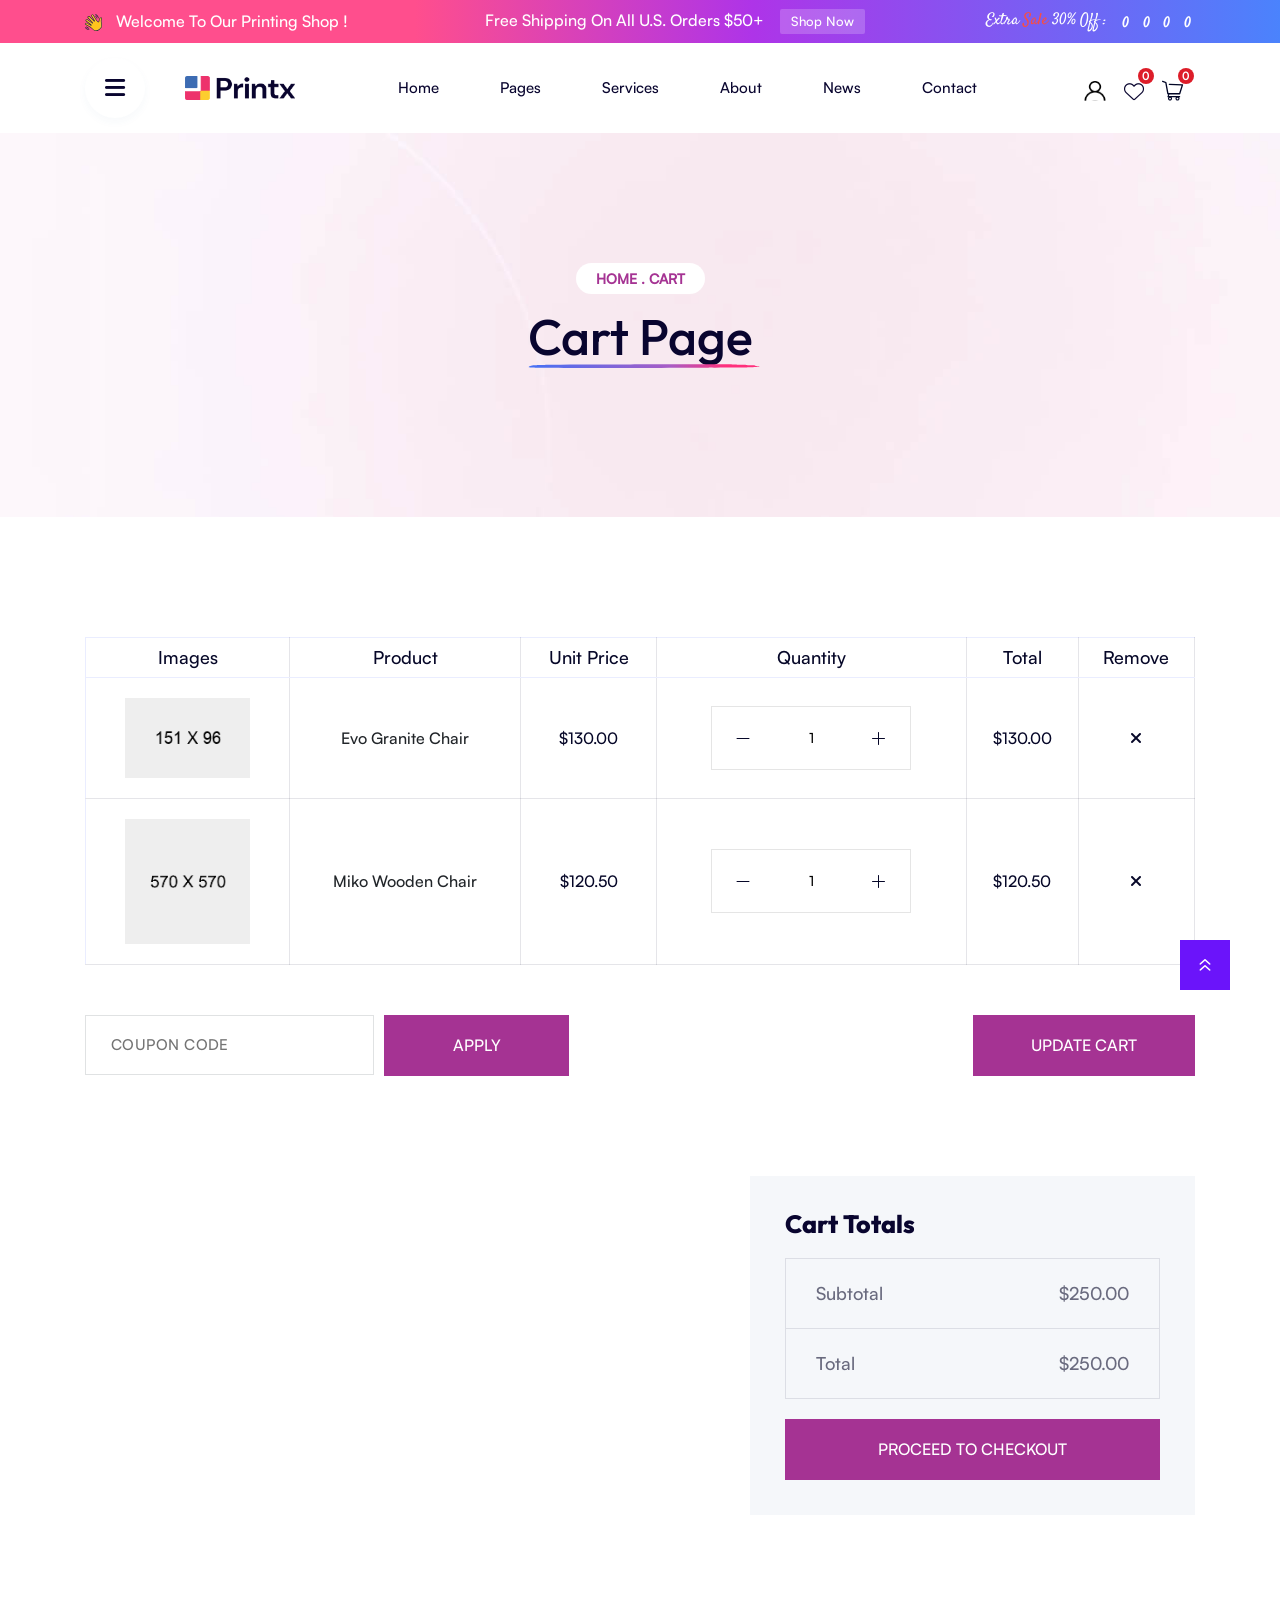
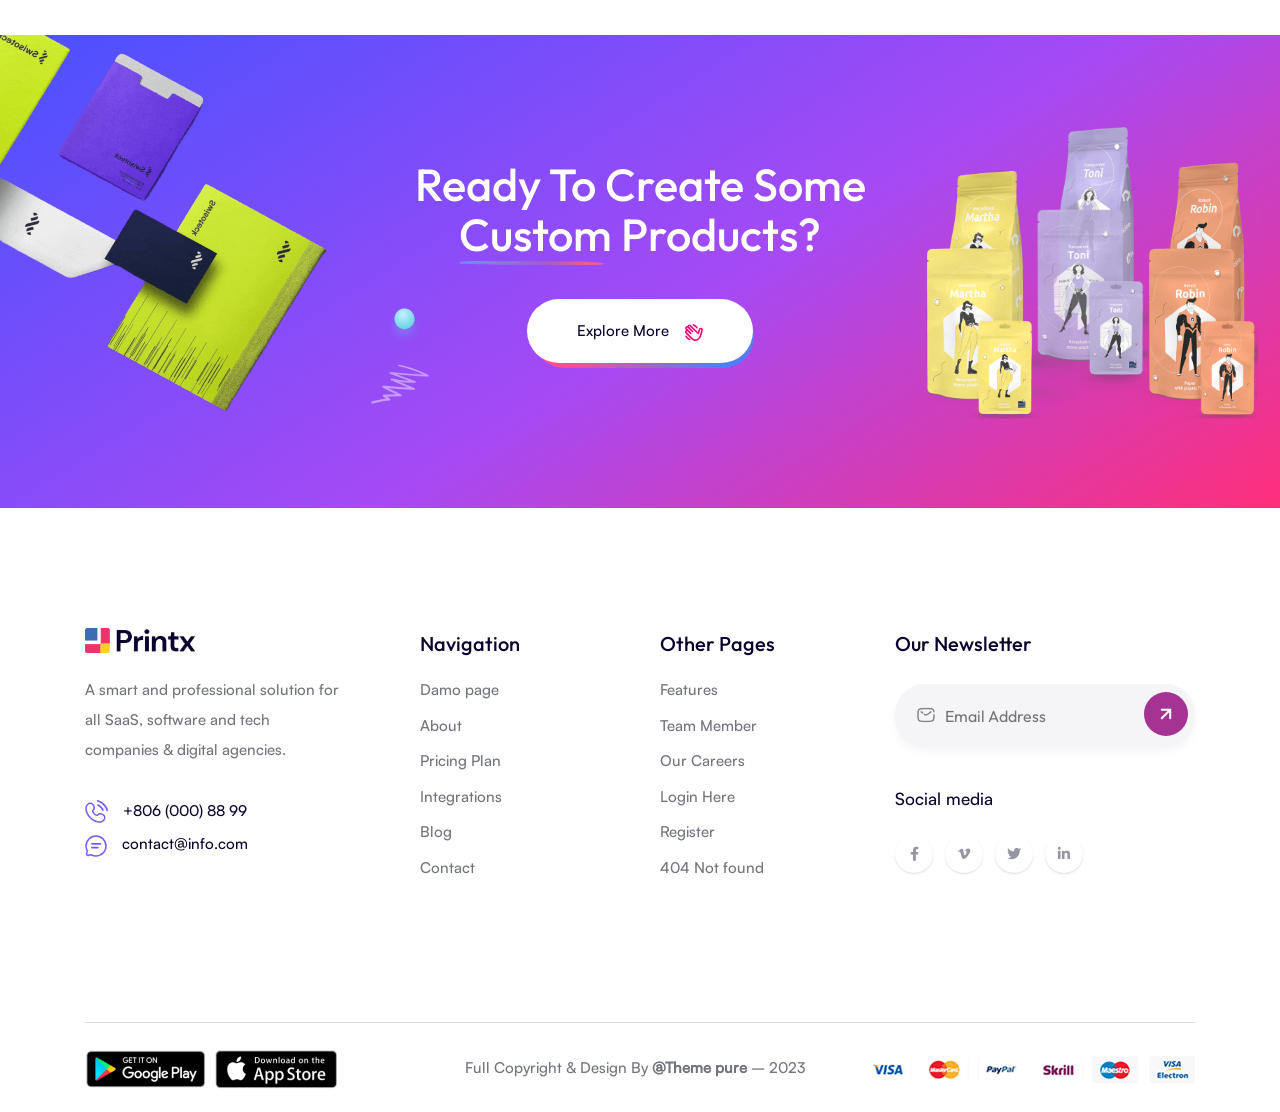
<file: cart.html>
<!doctype html>
<html class="no-js" lang="zxx">

<head>
    <meta charset="utf-8">
    <meta http-equiv="x-ua-compatible" content="ie=edge">
    <title>Printx - Printing Services HTML Template</title>
    <meta name="description" content="">
    <meta name="viewport" content="width=device-width, initial-scale=1">


    <!-- Place favicon.ico in the root directory -->
    <link rel="shortcut icon" type="image/x-icon" href="assets/img/logo/favicon.png">

    <!-- CSS here -->
    <link rel="stylesheet" href="assets/css/bootstrap.min.css">
    <link rel="stylesheet" href="assets/css/animate.css">
    <link rel="stylesheet" href="assets/css/custom-animation.css">
    <link rel="stylesheet" href="assets/css/slick.css">
    <link rel="stylesheet" href="assets/css/flaticon.css">
    <link rel="stylesheet" href="assets/css/nice-select.css">
    <link rel="stylesheet" href="assets/css/flaticon.css">
    <link rel="stylesheet" href="assets/css/satoshi.css">
    <link rel="stylesheet" href="assets/css/swiper-bundle.css">
    <link rel="stylesheet" href="assets/css/meanmenu.css">
    <link rel="stylesheet" href="assets/css/font-awesome-pro.css">
    <link rel="stylesheet" href="assets/css/magnific-popup.css">
    <link rel="stylesheet" href="assets/css/spacing.css">
    <link rel="stylesheet" href="assets/css/style.css">
</head>

<body>

    <!-- preloader -->
    <div id="preloader">
        <div class="preloader">
            <span></span>
            <span></span>
        </div>
    </div>
    <!-- preloader end  -->

    <!-- back-to-top-start  -->
    <button class="scroll-top scroll-to-target" data-target="html">
        <i class="far fa-angle-double-up"></i>
    </button>
    <!-- back-to-top-end  -->

    <!-- tp-offcanvus-area-start -->
    <div class="tpoffcanvas-area">
        <div class="tpoffcanvas">
            <div class="tpoffcanvas__close-btn">
                <button class="close-btn"><i class="fal fa-times"></i></button>
            </div>
            <div class="tpoffcanvas__logo">
                <a href="index.html">
                    <img src="assets/img/logo/white-logo.png" alt="">
                </a>
            </div>
            <div class="tpoffcanvas__title">
                <p>Lorem ipsum dolor sit amet consectetur adipisicing elit. Minima incidunt eaque a cumque, porro maxime
                    autem sed.</p>
            </div>
            <div class="tp-main-menu-mobile d-xl-none"></div>
            <div class="tpoffcanvas__contact-info">
                <div class="tpoffcanvas__contact-title">
                    <h5>Contact us</h5>
                </div>
                <ul>
                    <li>
                        <i class="fa-light fa-location-dot"></i>
                        <a href="https://www.google.com/maps/@23.8223586,90.3661283,15z" target="_blank">Melbone st,
                            Australia, Ny 12099</a>
                    </li>
                    <li>
                        <i class="fas fa-envelope"></i>
                        <a href="mailto:solaredge@gmail.com">themepure@gmail.com</a>
                    </li>
                    <li>
                        <i class="fal fa-phone-alt"></i>
                        <a href="tel:+48555223224">+48 555 223 224</a>
                    </li>
                </ul>
            </div>
            <div class="tpoffcanvas__input">
                <div class="tpoffcanvas__input-title">
                    <h4>Get UPdate</h4>
                </div>
                <form action="#">
                    <div class="p-relative">
                        <input type="text" placeholder="Enter mail">
                        <button>
                            <i class="fas fa-paper-plane"></i>
                        </button>
                    </div>
                </form>
            </div>
            <div class="tpoffcanvas__social">
                <div class="social-icon">
                    <a href="#"><i class="fab fa-twitter"></i></a>
                    <a href="#"><i class="fab fa-instagram"></i></a>
                    <a href="#"><i class="fab fa-facebook-f"></i></a>
                    <a href="#"><i class="fab fa-pinterest-p"></i></a>
                </div>
            </div>
        </div>
    </div>
    <div class="body-overlay"></div>
    <!-- tp-offcanvus-area-end -->

    <header>

        <!-- tp-header-top-area-start -->
        <div class="tp-header-top__area theme-bg tp-header-top__space">
            <div class="container container-large">
                <div class="row align-items-center">
                    <div class="col-xxl-4 col-xl-4 col-lg-6 col-md-6 col-sm-6">
                        <div class="tp-header-top__left-box text-center text-md-start">
                            <svg width="17" height="18" viewBox="0 0 17 18" fill="none"
                                xmlns="http://www.w3.org/2000/svg">
                                <path
                                    d="M1.5247 9.13256L5.7097 11.2701C5.83345 11.3319 6.10345 11.4838 6.25532 11.2363C6.39595 11.0057 6.1597 10.8201 6.0472 10.7357L1.17595 7.00631C0.821572 6.72506 0.742822 6.17944 1.01282 5.80819C1.28282 5.42006 1.84532 5.30756 2.22782 5.57194L7.17782 9.12131C7.26782 9.18881 7.51532 9.36881 7.69532 9.16068C7.87532 8.96381 7.67845 8.73881 7.5997 8.65443L3.00407 3.80569C2.6722 3.44006 2.6947 2.83256 3.13907 2.42194C3.49345 2.09569 4.11782 2.08444 4.45532 2.43319L8.9722 7.13568C9.0397 7.20318 9.24782 7.41693 9.46157 7.25943C9.68095 7.09068 9.52344 6.84318 9.48407 6.74756L6.6772 2.09006C6.48595 1.79194 6.48032 1.17881 6.99782 0.869437C7.5322 0.554437 8.04407 0.869437 8.24095 1.20131L11.3628 6.21881C11.8072 6.96131 12.5047 7.58568 13.1234 7.87818C13.6016 8.10318 13.9728 7.81631 14.0347 7.31568C14.1303 6.53944 14.2822 5.57756 14.5522 4.76756C14.8334 3.91819 15.8234 3.49631 16.6672 3.92381L16.3803 5.05444C16.0934 6.20193 16.0597 7.40568 16.2566 8.57568C16.4253 9.55443 16.5941 10.8144 16.5716 11.9338C16.5434 13.6213 15.4072 14.3582 14.3891 15.2751C9.99595 19.2632 6.80095 13.8407 5.24282 13.0701L0.714697 10.5557C0.332197 10.3363 0.247822 9.82443 0.472822 9.45318C0.692197 9.09318 1.1422 8.93568 1.5247 9.13256Z"
                                    fill="#FFC41C" />
                                <path
                                    d="M15.3509 3.9013C15.4859 3.92943 15.6153 3.9688 15.7447 4.03068L15.4578 5.1613C15.1709 6.3088 15.1372 7.51255 15.3341 8.68255C15.5028 9.6613 15.6716 10.9213 15.6491 12.0407C15.6209 13.7282 14.4847 14.4651 13.4666 15.3819C12.6341 16.1357 11.8466 16.5519 11.1041 16.7263C12.1053 16.7432 13.2022 16.3551 14.3834 15.2807C15.4016 14.3638 16.5322 13.6269 16.5659 11.9394C16.5884 10.8144 16.4197 9.55443 16.2509 8.5813C16.0484 7.4113 16.0878 6.20755 16.3747 5.06005L16.6616 3.92943C16.2284 3.71005 15.7503 3.7213 15.3509 3.9013Z"
                                    fill="#F2C34E" />
                                <path
                                    d="M15.3397 8.12567C15.5085 9.10442 15.6772 10.3644 15.6547 11.4838C15.6266 13.1713 14.4903 13.9082 13.4722 14.825C11.7172 16.4169 10.1535 16.5069 8.80908 15.995C10.3391 16.9232 12.2178 17.255 14.3891 15.2807C15.4072 14.3638 16.5378 13.6269 16.5716 11.9394C16.5941 10.8144 16.4253 9.55442 16.2566 8.5813C16.0597 7.4113 15.1372 6.95567 15.3397 8.12567Z"
                                    fill="#F2C34E" />
                                <path
                                    d="M3.53285 2.53444L8.5391 7.69256C8.6066 7.76006 8.81472 7.97381 9.02847 7.81631C9.24785 7.64756 9.09035 7.40006 9.05097 7.30444L8.8316 6.93881L4.45535 2.43881C4.14597 2.11819 3.60597 2.10131 3.24597 2.34319C3.35285 2.38819 3.44847 2.45006 3.53285 2.53444Z"
                                    fill="#F2C34E" />
                                <path
                                    d="M1.26033 5.70693L6.75033 9.63881C6.85158 9.71193 7.1272 9.90881 7.32408 9.67818C7.49845 9.49256 7.35783 9.27881 7.2622 9.16631L2.27845 5.59443C1.94658 5.36381 1.47408 5.39756 1.14783 5.64506C1.1872 5.66756 1.22658 5.68443 1.26033 5.70693Z"
                                    fill="#F2C34E" />
                                <path
                                    d="M7.31845 1.30256L10.4403 6.32006C10.8847 7.06256 11.5822 7.68694 12.201 7.97944C12.5328 8.13694 12.8141 8.03569 12.9772 7.79381C12.3978 7.47881 11.7791 6.90506 11.3628 6.21881L8.24095 1.20131C8.04408 0.869437 7.5322 0.554437 6.99783 0.869437C6.96408 0.886312 6.94158 0.908812 6.91345 0.931312C7.08783 1.02694 7.23408 1.16194 7.31845 1.30256Z"
                                    fill="#F2C34E" />
                                <path
                                    d="M5.3947 11.7932C5.53533 11.8663 5.85595 12.0407 6.03032 11.7538C6.09783 11.6413 6.08095 11.5457 6.04157 11.4613L1.57532 9.17758C1.22095 8.99758 0.8272 9.07633 0.551575 9.3182L5.3947 11.7932Z"
                                    fill="#F2C34E" />
                                <path
                                    d="M11.1828 17.0132C9.15784 17.0132 7.50972 15.4494 6.36222 14.3638C5.86722 13.8913 5.43409 13.4863 5.11909 13.3288L0.579721 10.8088C0.343471 10.6738 0.174721 10.4544 0.107221 10.1844C0.0284707 9.89193 0.0790957 9.57694 0.230971 9.31256C0.529096 8.80631 1.1366 8.62068 1.64847 8.87943L5.83347 11.0169C5.87847 11.0394 5.98534 11.0901 6.01909 11.0901C6.00222 11.0732 5.95722 11.0282 5.87284 10.9607L1.0016 7.23131C0.523471 6.84881 0.427846 6.14006 0.776596 5.64506C0.950971 5.39756 1.2266 5.21756 1.5416 5.16693C1.84535 5.11068 2.14347 5.17818 2.37972 5.34693L7.33534 8.89631C7.43659 8.97506 7.47597 8.98068 7.48722 8.98068C7.48159 8.97506 7.47034 8.93006 7.39722 8.85131L2.79597 4.00256C2.34597 3.49631 2.40785 2.71443 2.94222 2.21943C3.42035 1.78631 4.2191 1.79756 4.65222 2.24193L9.16909 6.94443C9.24784 7.02318 9.28159 7.03443 9.29847 7.04006C9.29284 7.01193 9.25347 6.93318 9.24222 6.90506L6.42972 2.24193C6.27784 2.01131 6.22722 1.67381 6.30034 1.37006C6.37347 1.06068 6.56472 0.807559 6.84597 0.638809C7.48159 0.261934 8.17347 0.560059 8.47722 1.06631L11.5935 6.08381C11.9872 6.74193 12.6341 7.34943 13.236 7.64193C13.3203 7.68131 13.4497 7.71506 13.551 7.65881C13.6522 7.60256 13.7253 7.47318 13.7478 7.29318C13.8378 6.59568 13.9841 5.56068 14.2766 4.69443C14.4341 4.21068 14.7997 3.82256 15.2778 3.62568C15.7616 3.42881 16.3128 3.45131 16.791 3.68756C16.9091 3.74943 16.971 3.87881 16.9372 4.00818L16.6503 5.13881C16.3747 6.24131 16.3353 7.38881 16.5322 8.54193C16.7628 9.86381 16.8697 11.0113 16.8528 11.9563C16.8247 13.5482 15.8853 14.3638 14.9741 15.1569C14.8447 15.2694 14.7097 15.3876 14.5803 15.5057C13.3653 16.5969 12.2235 17.0132 11.1828 17.0132ZM1.17035 9.32943C0.990346 9.32943 0.821596 9.42506 0.720346 9.59944V9.60506C0.641596 9.73444 0.619096 9.89756 0.652846 10.0438C0.675346 10.1282 0.731596 10.2463 0.855346 10.3194L5.37784 12.8338C5.76034 13.0194 6.21597 13.4526 6.74472 13.9588C8.53909 15.6576 10.9916 17.9863 14.1978 15.0782C14.3328 14.9544 14.4678 14.8419 14.6028 14.7238C15.4916 13.9476 16.2622 13.2838 16.2903 11.9394C16.3072 11.0338 16.2003 9.92006 15.981 8.63193C15.7672 7.40006 15.8122 6.17381 16.1047 4.99256L16.3297 4.09818C16.0541 4.01381 15.7616 4.02506 15.4916 4.13756C15.1653 4.27256 14.9178 4.53693 14.811 4.86318C14.5353 5.69006 14.3891 6.68006 14.3047 7.35506C14.2597 7.70943 14.0853 7.99631 13.8266 8.14256C13.5847 8.27756 13.2866 8.27756 12.9997 8.14256C12.291 7.80506 11.571 7.12443 11.121 6.37068L7.99909 1.35318C7.90909 1.20693 7.56597 0.858184 7.13847 1.11693C6.98659 1.20693 6.89097 1.33631 6.85159 1.49381C6.80659 1.67381 6.85159 1.84818 6.90784 1.93818L9.72034 6.60131C9.96784 7.09068 9.80472 7.34381 9.63034 7.47881C9.47847 7.59131 9.16909 7.72631 8.77534 7.33818L4.25285 2.63006C4.02785 2.40506 3.57785 2.40506 3.33035 2.63006C2.98722 2.95068 2.99847 3.38381 3.21222 3.62006L7.80222 8.45756C8.14534 8.81756 8.07784 9.15506 7.89784 9.35193C7.81909 9.44193 7.50972 9.72881 7.00347 9.34631L2.05347 5.80256C1.94097 5.72381 1.79472 5.69006 1.63722 5.71818C1.4741 5.74631 1.32785 5.83631 1.23785 5.96568C1.05785 6.21881 1.10847 6.59568 1.34472 6.78693L6.21034 10.5107C6.66034 10.8651 6.60972 11.1801 6.48597 11.3769C6.35659 11.5907 6.09222 11.7876 5.58034 11.5176L1.38972 9.37443C1.32222 9.34631 1.2491 9.32943 1.17035 9.32943Z"
                                    fill="#04212F" />
                                <path
                                    d="M3.93785 15.9726C2.29535 15.9726 0.77097 15.0388 0.0284694 13.5594C-0.0390306 13.4244 0.0172194 13.2557 0.157844 13.1826C0.298469 13.1151 0.46722 13.1713 0.53472 13.3063C1.19847 14.6226 2.5766 15.4494 4.05035 15.4044C4.20785 15.4101 4.33722 15.5226 4.33722 15.6801C4.34285 15.8376 4.2191 15.9669 4.0616 15.9669C4.02222 15.9726 3.98285 15.9726 3.93785 15.9726Z"
                                    fill="#04212F" />
                                <path
                                    d="M3.9097 14.5776C3.89845 14.5776 3.89282 14.5776 3.88157 14.5776C2.80157 14.4707 1.8397 13.8407 1.31657 12.8901C1.24345 12.7551 1.28845 12.5807 1.42907 12.5076C1.56407 12.4345 1.73845 12.4795 1.81157 12.6201C2.2447 13.4076 3.04345 13.9307 3.93782 14.0207C4.0897 14.0376 4.20782 14.1726 4.19095 14.3301C4.17407 14.4707 4.05032 14.5776 3.9097 14.5776Z"
                                    fill="#04212F" />
                                <path
                                    d="M13.3653 4.34007C13.2247 4.34007 13.1009 4.23319 13.0841 4.08694C12.9266 2.62445 11.9197 1.37007 10.5247 0.891946C10.3784 0.841321 10.2997 0.683821 10.3503 0.537571C10.4009 0.391321 10.5584 0.312571 10.7047 0.363196C12.3022 0.908821 13.4553 2.34882 13.6409 4.03069C13.6578 4.18257 13.5453 4.32319 13.3934 4.34007C13.3878 4.34007 13.3766 4.34007 13.3653 4.34007Z"
                                    fill="#04212F" />
                                <path
                                    d="M11.9985 4.62131C11.8635 4.62131 11.7397 4.52006 11.7228 4.37944C11.5878 3.49069 11.0253 2.72006 10.2153 2.32631C10.0747 2.25881 10.0185 2.09006 10.086 1.94944C10.1535 1.80881 10.3222 1.75256 10.4628 1.82006C11.436 2.29819 12.1166 3.22069 12.2797 4.29506C12.3022 4.44694 12.1953 4.59319 12.0435 4.61569C12.0266 4.61569 12.0153 4.62131 11.9985 4.62131Z"
                                    fill="#04212F" />
                            </svg>
                            <span>Welcome to our printing shop !</span>
                        </div>
                    </div>
                    <div class="col-xxl-4 col-xl-5 d-none d-xl-block">
                        <div class="tp-header-top__shop-box text-xl-start text-end">
                            <span>Free shipping on all U.S. orders $50+</span>
                            <a href="#">Shop Now</a>
                        </div>
                    </div>
                    <div class="col-xxl-4 col-xl-3 col-lg-6 col-md-6  col-sm-6 d-none d-sm-block">
                        <div class="tp-header-top__right-box d-flex align-items-center justify-content-end">
                            <span class="mr-10">Extra <i>sale</i> 30% off :</span>
                            <div class="tp-header-top__countdown" data-countdown data-date="Sep 30 2024 20:20:22">
                                <ul>
                                    <li><span data-days>0</span></li>
                                    <li><span data-hours>0</span></li>
                                    <li><span data-minutes>0</span></li>
                                    <li><span data-seconds>0</span></li>
                                </ul>
                            </div>
                        </div>
                    </div>
                </div>
            </div>
        </div>
        <!-- tp-header-top-area-end -->

        <!-- tp-header-area-start -->
        <div id="header-sticky" class="tp-header__area">
            <div class="container container-large">
                <div class="row align-items-center">
                    <div class="col-xl-3 col-lg-6 col-md-6 col-sm-6 col-6">
                        <div class="tp-header__left-box d-flex align-items-center">
                            <div class="tp-header__bar d-none d-xl-block">
                                <button class="tp-menu-bar">
                                    <i class="fa-solid fa-bars"></i>
                                </button>
                            </div>
                            <div class="tp-header__logo">
                                <a href="index.html">
                                    <img src="assets/img/logo/logo.png" alt="">
                                </a>
                            </div>
                        </div>
                    </div>
                    <div class="col-xl-7 d-none d-xl-block">
                        <div class="tp-header__main-menu">
                            <nav class="tp-main-menu-content">
                                <ul>
                                    <li class="has-dropdown">
                                        <a href="index.html">Home</a>
                                        <div class="tp-submenu submenu has-homemenu">
                                            <div class="row gx-6 row-cols-1 row-cols-md-2 row-cols-xl-5">
                                               <div class="col homemenu">
                                                  <div class="homemenu-thumb mb-15">
                                                     <img src="assets/img/menu/home-1.jpg" alt="">
                                                     <div class="homemenu-btn">
                                                        <a class="tp-menu-btn" href="index.html">View Demo</a>
                                                     </div>
                                                  </div>
                                                  <div class="homemenu-content text-center">
                                                     <h4 class="homemenu-title">
                                                        <a href="index.html">Home 01</a>
                                                     </h4>
                                                  </div>
                                               </div>
                                               <div class="col homemenu">
                                                  <div class="homemenu-thumb mb-15">
                                                     <img src="assets/img/menu/home-2.jpg" alt="">
                                                     <div class="homemenu-btn">
                                                        <a class="tp-menu-btn" href="index-2.html">View Demo</a>
                                                     </div>
                                                  </div>
                                                  <div class="homemenu-content text-center">
                                                     <h4 class="homemenu-title">
                                                        <a href="index-2.html">Home 02</a>
                                                     </h4>
                                                  </div>
                                               </div>
                                               <div class="col homemenu">
                                                  <div class="homemenu-thumb mb-15">
                                                     <img src="assets/img/menu/home-3.jpg" alt="">
                                                     <div class="homemenu-btn">
                                                        <a class="tp-menu-btn" href="index-3.html">View Demo</a>
                                                     </div>
                                                  </div>
                                                  <div class="homemenu-content text-center">
                                                     <h4 class="homemenu-title">
                                                        <a href="index-3.html">Home 03</a>
                                                     </h4>
                                                  </div>
                                               </div>
                                               <div class="col homemenu">
                                                  <div class="homemenu-thumb mb-15">
                                                     <img src="assets/img/menu/home-4.jpg" alt="">
                                                     <div class="homemenu-btn">
                                                        <a class="tp-menu-btn" href="index-4.html">View Demo</a>
                                                     </div>
                                                  </div>
                                                  <div class="homemenu-content text-center">
                                                     <h4 class="homemenu-title">
                                                        <a href="index-4.html">Home 04</a>
                                                     </h4>
                                                  </div>
                                               </div>
                                               <div class="col homemenu">
                                                  <div class="homemenu-thumb mb-15">
                                                     <img src="assets/img/menu/home-5.jpg" alt="">
                                                     <div class="homemenu-btn">
                                                        <a class="tp-menu-btn" href="index-5.html">View Demo</a>
                                                     </div>
                                                  </div>
                                                  <div class="homemenu-content text-center">
                                                     <h4 class="homemenu-title">
                                                        <a href="index-4.html">Home 05</a>
                                                     </h4>
                                                  </div>
                                               </div>
                                            </div>
                                        </div>
                                    </li>
                                    <li class="has-dropdown">
                                        <a href="#">pages</a>
                                        <ul class="submenu tp-submenu">
                                            <li><a href="team.html">Team</a></li>
                                            <li><a href="project.html">project</a></li>
                                            <li><a href="project-details.html">project details</a></li>
                                            <li><a href="shop.html">shop</a></li>
                                            <li><a href="shop-details.html">shop details</a></li>
                                            <li><a href="cart.html">cart</a></li>
                                            <li><a href="checkout.html">checkout</a></li>
                                            <li><a href="faq.html">faq</a></li>
                                            <li><a href="login.html">login</a></li>
                                            <li><a href="register.html">register</a></li>
                                            <li><a href="404.html">404</a></li>
                                        </ul>
                                    </li>
                                    <li class="has-dropdown">
                                        <a href="service.html">services</a>
                                        <ul class="submenu tp-submenu">
                                            <li><a href="service.html">service</a></li>
                                            <li><a href="service-details.html">service details</a></li>
                                        </ul>
                                    </li>
                                    <li>
                                        <a href="about-us.html">about</a>
                                    </li>
                                    <li class="has-dropdown">
                                        <a href="blog.html">news</a>
                                        <ul class="submenu tp-submenu">
                                            <li><a href="blog.html">blog</a></li>
                                            <li><a href="blog-details.html">blog details</a></li>
                                        </ul>
                                    </li>
                                    <li>
                                        <a href="contact.html">contact</a>
                                    </li>
                                </ul>
                            </nav>
                        </div>
                    </div>
                    <div class="col-xl-2 col-lg-6 col-md-6 col-sm-6 col-6">
                        <div class="tp-header__right-box d-flex align-items-center justify-content-end">
                            <ul class="d-none d-sm-block">
                                <li>
                                    <div class="tp-header__icon-box">
                                        <a href="login.html">
                                            <span>
                                                <svg width="22" height="20" viewBox="0 0 22 20" fill="none"
                                                    xmlns="http://www.w3.org/2000/svg"
                                                    xmlns:xlink="http://www.w3.org/1999/xlink">
                                                    <rect width="22" height="19.8" fill="url(#pattern0)" />
                                                    <defs>
                                                        <pattern id="pattern0"
                                                            patternContentUnits="objectBoundingBox" width="1"
                                                            height="1">
                                                            <use xlink:href="#image0_37_399"
                                                                transform="matrix(0.00186012 0 0 0.00195312 0.0238095 0)" />
                                                        </pattern>
                                                        <image id="image0_37_399" width="512" height="512"
                                                            xlink:href="[data-uri]" />
                                                    </defs>
                                                </svg>
                                            </span>
                                        </a>
                                        <a href="#">
                                            <span class="heart p-relative">
                                                <i class="fa-light fa-heart"></i>
                                                <b class="tp-header__icon-text">0</b>
                                            </span>
                                        </a>
                                        <a href="cart.html">
                                            <span class="cart p-relative">
                                                <svg width="22" height="21" viewBox="0 0 22 21" fill="none"
                                                    xmlns="http://www.w3.org/2000/svg">
                                                    <path
                                                        d="M21.0291 4.48689C20.908 4.3131 20.7132 4.20567 20.5016 4.19661L7.38131 3.63019C7.00487 3.61369 6.69029 3.90477 6.6742 4.28005C6.6582 4.65519 6.94835 4.97216 7.323 4.98827L19.555 5.5164L17.1499 13.0321H6.44709L4.51346 2.48719C4.47096 2.25608 4.31253 2.06327 4.09404 1.97742L0.927085 0.731306C0.578047 0.59444 0.184184 0.76615 0.0471052 1.11531C-0.0897364 1.46465 0.0816588 1.85937 0.430508 1.99666L3.24643 3.10463L5.21419 13.8346C5.2735 14.1572 5.55419 14.3915 5.88178 14.3915H6.2082L5.46283 16.4651C5.40045 16.6388 5.42615 16.8317 5.53232 16.9826C5.63835 17.1335 5.81078 17.2233 5.99486 17.2233H6.51766C6.19371 17.5844 5.99486 18.0599 5.99486 18.5827C5.99486 19.7072 6.90836 20.6218 8.03078 20.6218C9.1532 20.6218 10.0667 19.7072 10.0667 18.5827C10.0667 18.0599 9.86784 17.5844 9.54394 17.2233H13.9827C13.6587 17.5844 13.4599 18.0599 13.4599 18.5827C13.4599 19.7072 14.3731 20.6218 15.4958 20.6218C16.6185 20.6218 17.5317 19.7072 17.5317 18.5827C17.5317 18.0599 17.3329 17.5844 17.009 17.2233H17.6448C17.9572 17.2233 18.2104 16.9697 18.2104 16.657C18.2104 16.3441 17.9572 16.0905 17.6448 16.0905H6.79954L7.41023 14.3913H17.6448C17.9399 14.3913 18.201 14.2003 18.2909 13.9191L21.1186 5.08295C21.1835 4.88128 21.1502 4.66078 21.0291 4.48689ZM8.03083 19.4892C7.53179 19.4892 7.12595 19.0828 7.12595 18.583C7.12595 18.0832 7.53179 17.6767 8.03083 17.6767C8.52986 17.6767 8.93566 18.0832 8.93566 18.583C8.93566 19.0828 8.52986 19.4892 8.03083 19.4892ZM15.4958 19.4892C14.9967 19.4892 14.5909 19.0828 14.5909 18.583C14.5909 18.0832 14.9967 17.6767 15.4958 17.6767C15.9948 17.6767 16.4006 18.0832 16.4006 18.583C16.4006 19.0828 15.9948 19.4892 15.4958 19.4892Z"
                                                        fill="#020626" />
                                                </svg>
                                                <b class="tp-header__icon-text">0</b>
                                            </span>
                                        </a>
                                    </div>
                                </li>
                                <li>
                                    <div class="tp-header__chat-box d-none d-xxl-block">
                                        <a href="contact.html">
                                            Let,s Talk
                                            <span>
                                                <svg width="23" height="23" viewBox="0 0 23 23" fill="none"
                                                    xmlns="http://www.w3.org/2000/svg">
                                                    <g clip-path="url(#clip0_37_410)">
                                                        <path
                                                            d="M21.5648 16.6095C23.7874 13.4911 23.4476 9.21882 20.4119 6.43587C19.0249 5.16435 17.2566 4.37279 15.3465 4.15172C15.3346 4.13708 15.3224 4.12257 15.3091 4.10869C13.6474 2.38257 11.26 1.39258 8.75923 1.39258C4.00025 1.39258 0 4.9384 0 9.47852C0 11.0703 0.494455 12.5963 1.43373 13.9141L0.121604 18.0338C0.039127 18.2927 0.120256 18.5757 0.327301 18.7517C0.534705 18.928 0.827281 18.9618 1.06901 18.8389L5.05928 16.8099C5.87875 17.1628 6.74772 17.3943 7.64759 17.4996C9.38346 19.3251 11.7837 20.2598 14.2393 20.2598C15.5158 20.2598 16.7877 19.9996 17.9391 19.5052L21.9296 21.5342C22.0262 21.5834 22.1308 21.6074 22.2348 21.6074C22.6895 21.6074 23.0155 21.1643 22.877 20.7291L21.5648 16.6095ZM5.33124 15.4541C5.14252 15.3644 4.92299 15.3674 4.73679 15.4621L1.89472 16.9072L2.8228 13.9933C2.89036 13.7812 2.84881 13.5494 2.71171 13.374C1.81929 12.2316 1.34757 10.8846 1.34757 9.47852C1.34757 5.76303 4.67241 2.74023 8.75923 2.74023C10.405 2.74023 11.9893 3.23882 13.2745 4.13668C8.94637 4.57188 5.48011 7.95243 5.48011 12.1738C5.48011 13.4868 5.81666 14.7508 6.45119 15.8833C6.06701 15.7689 5.69286 15.6258 5.33124 15.4541ZM18.2618 18.1574C18.0783 18.0641 17.8586 18.0585 17.6673 18.1494C16.6168 18.6484 15.4315 18.9121 14.2393 18.9121C10.1525 18.9121 6.82768 15.8893 6.82768 12.1738C6.82768 8.45834 10.1525 5.43555 14.2393 5.43555C18.3262 5.43555 21.651 8.45834 21.651 12.1738C21.651 13.5799 21.1793 14.9269 20.2868 16.0692C20.1498 16.2446 20.1082 16.4764 20.1757 16.6886L21.1038 19.6025L18.2618 18.1574Z"
                                                            fill="white" />
                                                        <path
                                                            d="M11.4993 12.8477C11.8714 12.8477 12.1731 12.546 12.1731 12.1738C12.1731 11.8017 11.8714 11.5 11.4993 11.5C11.1271 11.5 10.8254 11.8017 10.8254 12.1738C10.8254 12.546 11.1271 12.8477 11.4993 12.8477Z"
                                                            fill="white" />
                                                        <path
                                                            d="M14.1943 12.8477C14.5665 12.8477 14.8682 12.546 14.8682 12.1738C14.8682 11.8017 14.5665 11.5 14.1943 11.5C13.8222 11.5 13.5205 11.8017 13.5205 12.1738C13.5205 12.546 13.8222 12.8477 14.1943 12.8477Z"
                                                            fill="white" />
                                                        <path
                                                            d="M16.8896 12.8477C17.2618 12.8477 17.5635 12.546 17.5635 12.1738C17.5635 11.8017 17.2618 11.5 16.8896 11.5C16.5175 11.5 16.2158 11.8017 16.2158 12.1738C16.2158 12.546 16.5175 12.8477 16.8896 12.8477Z"
                                                            fill="white" />
                                                    </g>
                                                    <defs>
                                                        <clipPath id="clip0_37_410">
                                                            <rect width="23" height="23" fill="white" />
                                                        </clipPath>
                                                    </defs>
                                                </svg>
                                            </span>
                                        </a>
                                    </div>
                                </li>
                            </ul>
                            <div class="tp-header-2__bar d-xl-none">
                                <button class="tp-menu-bar">
                                    <i class="fa-solid fa-bars"></i>
                                </button>
                            </div>
                        </div>
                    </div>
                </div>
            </div>
        </div>
        <!-- tp-header-area-end -->

    </header>



    <main>

        <!-- breadcrumb-area-start -->
        <div class="tp-breadcrumb__area fix tp-breadcrumb-height" data-background="assets/img/breadcrumb/breadcrumb.png">
            <div class="container">
                <div class="row">
                    <div class="col-12">
                        <div class="tp-breadcrumb__content text-center z-index-5">
                            <div class="tp-breadcrumb__list">
                               <span><a href="index.html">Home </a></span> 
                               <span class="dvdr">.</span>
                               <span>Cart</span>
                            </div>
                            <h3 class="tp-breadcrumb__title"><span class="p-relative z-index-5">
                                Cart
                                <span class="tp-title-shape">
                                    <svg width="233" height="5" viewBox="0 0 233 5" fill="none" xmlns="http://www.w3.org/2000/svg">
                                        <path d="M229.237 2.64045C229.948 2.63606 231.134 2.60076 231.845 2.6523C230.66 2.65963 229.474 2.69493 228.526 2.70079C228.052 2.75967 229.238 2.78031 229.712 2.80535C230.661 2.79949 231.609 2.79363 232.321 2.84517C231.61 2.87754 230.661 2.8834 229.713 2.88927C228.764 2.89513 227.579 2.87449 226.868 2.93483C227.579 2.9584 227.579 2.9584 227.579 3.01434C225.92 3.05258 225.921 3.2204 223.312 3.18058C222.364 3.18645 221.415 3.19231 220.467 3.19817C219.282 3.31739 217.86 3.43807 214.777 3.40118C213.829 3.43501 212.88 3.44088 211.932 3.41877C209.324 3.49083 206.715 3.47899 204.107 3.52308C203.87 3.55252 203.633 3.55398 203.396 3.52748C202.448 3.53334 201.499 3.5392 200.551 3.54507L200.314 3.54653L200.076 3.548C199.128 3.55386 198.417 3.58623 197.468 3.56412C194.149 3.58464 190.592 3.60663 187.272 3.65512C185.138 3.66831 183.478 3.6506 182.292 3.57401L182.055 3.57548L181.818 3.57694C181.107 3.63728 181.345 3.71973 178.974 3.73439C176.602 3.72108 174.231 3.73573 171.623 3.75186C169.963 3.73415 168.303 3.80035 166.644 3.78264C160.715 3.79131 154.788 3.82795 148.86 3.83662C143.643 3.86887 138.426 3.87314 133.21 3.87742C131.313 3.94509 129.416 3.90087 127.756 3.91113C118.271 3.94179 108.55 4.00188 99.0646 3.9766C94.7964 3.97501 90.5285 4.02936 86.2601 3.9998C82.4663 4.02326 78.9094 4.01727 75.1154 4.01275C66.3418 4.01104 57.5683 4.00933 49.0315 3.95021C45.4748 3.97219 42.155 3.96474 39.072 3.89988C34.0926 3.93066 29.3498 3.87606 24.8441 3.82C24.1328 3.82439 23.6584 3.79935 23.1842 3.80229C21.2874 3.84198 19.8644 3.79483 18.2042 3.74915C17.0187 3.75648 16.07 3.73437 15.3585 3.7108C14.647 3.68722 13.9357 3.69162 13.2241 3.66805C12.5125 3.6165 11.3269 3.62383 10.1413 3.63116C8.24405 3.58694 5.87274 3.57363 5.39765 3.4367C1.84077 3.43071 0.891628 3.32469 1.12788 3.18337C-0.295844 3.02433 -0.0597648 2.85504 1.12477 2.67988C1.12425 2.59597 1.12373 2.51205 1.12321 2.42814L1.12304 2.40017C0.647594 2.2073 3.2548 2.02334 2.54243 1.85991C2.30444 1.72152 3.72644 1.60084 4.6742 1.48309C4.67403 1.45512 4.67368 1.39918 5.62198 1.36534C5.85891 1.33591 6.5701 1.30354 7.51838 1.2697C8.70326 1.15049 10.1254 1.05778 12.4964 1.01515C12.9702 0.956276 13.9189 0.978385 14.6302 0.973987C15.3414 0.941619 16.0526 0.90925 16.7637 0.876881C17.4749 0.844513 18.1862 0.840116 18.8976 0.835718C21.7426 0.762187 24.5878 0.716626 27.6703 0.697572C28.8559 0.690243 29.8043 0.68438 30.9899 0.677052C31.4641 0.67412 32.1754 0.669723 32.6495 0.63882C39.0516 0.599246 45.6908 0.558205 52.0931 0.546602C55.4127 0.526082 58.7321 0.47759 62.0522 0.540985C64.8975 0.523396 68.2168 0.446933 71.2998 0.511793C72.0111 0.507395 72.7225 0.502998 73.1967 0.500067C75.3306 0.458904 77.2275 0.447178 79.3617 0.461958C84.5782 0.429712 89.7949 0.425438 94.7744 0.422629C96.4342 0.412369 98.331 0.372671 99.754 0.41982C100.703 0.441929 101.651 0.436066 102.599 0.402231C105.682 0.383177 108.764 0.364122 111.847 0.373039C112.321 0.370108 112.795 0.367177 113.27 0.364245C114.455 0.384888 115.878 0.348122 117.064 0.368765C118.723 0.358505 120.62 0.346779 122.28 0.336519C123.703 0.327725 125.363 0.317465 126.548 0.338107C127.497 0.332244 128.445 0.326382 129.394 0.320519C131.291 0.308793 133.425 0.26763 135.322 0.311847C138.879 0.289861 142.435 0.295847 145.755 0.275326C151.446 0.240149 157.137 0.260915 162.828 0.253709C164.725 0.241983 166.384 0.231723 168.282 0.247968C166.622 0.258229 164.725 0.269954 163.065 0.280214C164.725 0.241983 166.622 0.230257 168.282 0.247968C171.364 0.228914 174.209 0.211325 177.055 0.24968C178.241 0.242351 179.426 0.235022 180.612 0.255665C180.849 0.254199 181.086 0.252734 181.323 0.251268C183.932 0.235145 186.54 0.246993 189.149 0.286814C191.52 0.272156 193.654 0.314908 195.788 0.329688C196.974 0.322359 198.159 0.31503 199.345 0.363645C201.48 0.378425 203.377 0.39467 204.089 0.474188C205.511 0.40945 206.46 0.45953 207.645 0.480173C208.831 0.528788 208.358 0.615634 209.781 0.662782C209.069 0.667179 208.358 0.671577 207.647 0.675974C207.884 0.70248 208.121 0.728985 208.358 0.72752C210.018 0.773202 211.678 0.790914 213.338 0.808625C213.576 0.80716 213.813 0.805694 214.05 0.804228C215.71 0.793968 217.606 0.754271 219.029 0.801419L219.266 0.799954C219.266 0.799954 219.267 0.827925 219.029 0.829391C218.081 0.835254 217.133 0.841117 216.421 0.845514L216.184 0.84698C217.369 0.811679 218.318 0.805817 219.029 0.829391C219.504 0.938345 218.082 0.975111 217.608 1.03399C217.845 1.06049 216.66 1.09579 217.609 1.1179C218.32 1.1135 219.505 1.0782 219.268 1.13561C219.032 1.19302 217.609 1.17384 216.898 1.17824C216.66 1.17971 216.423 1.20914 216.186 1.21061C218.084 1.2828 219.981 1.29904 221.878 1.34326C224.723 1.32567 225.91 1.43023 227.57 1.50388C228.044 1.52892 228.756 1.49655 228.993 1.52306C227.57 1.53186 228.282 1.61137 227.334 1.64521C224.015 1.72167 224.015 1.80558 227.098 1.89842C228.047 1.92052 229.944 1.93677 230.419 2.01775C230.419 2.04572 230.419 2.0737 230.419 2.0737C230.893 2.07076 231.368 2.06783 231.368 2.0958C231.131 2.15321 230.419 2.12964 229.708 2.13404C229.234 2.13697 228.523 2.14137 228.286 2.1708C228.76 2.25179 228.523 2.28122 227.101 2.29002C227.575 2.34303 228.998 2.30626 228.761 2.39164C229.473 2.38725 229.947 2.41229 230.658 2.40789C229.947 2.46823 228.524 2.42108 228.287 2.47849C228.999 2.53003 228.999 2.55801 227.814 2.53736C226.865 2.54323 225.679 2.52258 226.865 2.59917C227.577 2.59477 228.525 2.58891 229.237 2.64045ZM6.81321 2.28107C6.57609 2.28254 6.57612 2.28254 6.57629 2.31051C6.57612 2.28254 6.81321 2.28107 6.81321 2.28107ZM66.5686 2.33128C66.8059 2.35779 66.8057 2.32982 67.0428 2.32835C66.8057 2.32982 66.5686 2.33128 66.5686 2.33128ZM96.2104 2.56764C95.9733 2.56911 95.9733 2.56911 96.2104 2.56764V2.56764ZM76.2909 2.38307C76.2908 2.3551 76.2908 2.3551 76.2909 2.38307V2.38307ZM65.1499 2.98342C64.9128 2.98489 64.9128 2.98489 64.6755 2.95838C64.6755 2.95838 64.4384 2.95985 64.4385 2.98782C64.6757 2.98635 64.9128 2.98489 65.1499 2.98342ZM38.828 2.78249C39.0649 2.75305 38.8278 2.75452 38.828 2.78249V2.78249ZM77.2442 3.16041C77.4814 3.15895 77.4814 3.15895 77.2442 3.16041V3.16041ZM72.5015 3.10581C72.2643 3.10728 72.2645 3.13525 71.7903 3.13818C72.0272 3.10874 72.2643 3.10728 72.5015 3.10581ZM27.4465 2.85284C27.4467 2.88081 27.4467 2.88081 27.4465 2.85284V2.85284ZM174.691 1.3832C174.691 1.3832 174.691 1.35523 174.454 1.38466C174.454 1.38466 174.454 1.38466 174.217 1.38613C174.454 1.38466 174.454 1.38466 174.691 1.3832ZM193.903 2.27145C193.903 2.24348 194.14 2.24201 194.14 2.21404C193.666 2.24494 193.666 2.24494 193.903 2.27145ZM138.421 3.00603C138.421 3.00603 138.184 3.00749 138.184 3.03547C138.421 3.034 138.895 3.03107 139.133 3.0296C138.895 3.0031 138.658 3.00456 138.421 3.00603ZM153.35 1.34728C153.349 1.31931 153.349 1.31931 153.35 1.34728C153.349 1.31931 153.112 1.32078 153.35 1.34728ZM189.393 1.51609C189.63 1.51463 189.63 1.51463 189.393 1.51609C189.63 1.48666 189.867 1.48519 189.867 1.45722C189.63 1.45868 189.393 1.46015 189.156 1.46162C189.393 1.48812 189.393 1.48812 189.393 1.51609ZM186.782 1.0567C186.545 1.08614 186.545 1.08614 186.782 1.0567V1.0567ZM118.269 3.52222C118.269 3.55019 118.269 3.55019 118.032 3.57962C118.269 3.57816 118.506 3.57669 118.743 3.57523C118.506 3.54872 118.506 3.54872 118.269 3.52222ZM166.624 0.677801C166.861 0.676335 166.861 0.676335 167.099 0.674869C167.099 0.674869 166.861 0.676335 166.624 0.677801ZM97.1478 0.771601C96.9107 0.773067 96.9107 0.773067 97.1478 0.771601V0.771601ZM224.734 3.03193C225.682 2.97013 226.394 2.9937 227.342 3.01581C226.631 3.02021 225.682 3.02607 224.734 3.03193ZM127.023 0.391119C127.26 0.389653 127.497 0.388187 127.735 0.414693C127.26 0.389653 127.023 0.391119 127.023 0.391119Z" fill="url(#paint0_linear_720_932)"/>
                                        <defs>
                                        <linearGradient id="paint0_linear_720_932" x1="196.345" y1="-0.373061" x2="24.7083" y2="95.8315" gradientUnits="userSpaceOnUse">
                                        <stop offset="0" stop-color="#FF307C"/>
                                        <stop offset="0.247843" stop-color="#A85CC5"/>
                                        <stop offset="1" stop-color="#3075FF"/>
                                        </linearGradient>
                                        </defs>
                                    </svg>                                        
                                </span>
                            </span>
                            page
                            </h3>
                         </div>
                    </div>
                </div>
            </div>
        </div>
        <!-- breadcrumb-area-end -->

      <!-- Cart Area Strat-->
      <section class="cart-area pt-120 pb-120">
        <div class="container">
           <div class="row">
              <div class="col-12">
                 <form action="#">
                    <div class="table-content table-responsive">
                       <table class="table">
                          <thead>
                             <tr>
                                <th class="product-thumbnail">Images</th>
                                <th class="cart-product-name">Product</th>
                                <th class="product-price">Unit Price</th>
                                <th class="product-quantity">Quantity</th>
                                <th class="product-subtotal">Total</th>
                                <th class="product-remove">Remove</th>
                             </tr>
                          </thead>
                          <tbody>
                             <tr>
                                <td class="product-thumbnail"><a href="product-details.html"><img
                                         src="assets/img/product/product-details-2.jpg" alt=""></a></td>
                                <td class="product-name"><a href="product-details.html">Evo Granite Chair</a>
                                </td>
                                <td class="product-price"><span class="amount">$130.00</span></td>
                                <td class="product-quantity text-center">
                                   <div class="tp-shop-quantity">
                                      <div class="tp-quantity p-relative">
                                         <div class="qty_button cart-minus tp-cart-minus"><i class="fal fa-minus"></i></div>
                                         <input type="text" value="1" >
                                         <div class="qty_button cart-plus tp-cart-plus"><i class="fal fa-plus"></i></div>
                                      </div>
                                   </div>
                                </td>
                                <td class="product-subtotal"><span class="amount">$130.00</span></td>
                                <td class="product-remove"><a href="#"><i class="fa fa-times"></i></a></td>
                             </tr>
                             <tr>
                                <td class="product-thumbnail"><a href="product-details.html"><img
                                         src="assets/img/product/product-details-1.jpg" alt=""></a></td>
                                <td class="product-name"><a href="product-details.html">Miko Wooden Chair</a>
                                </td>
                                <td class="product-price"><span class="amount">$120.50</span></td>
                                <td class="product-quantity text-center">
                                   <div class="tp-shop-quantity">
                                      <div class="tp-quantity p-relative">
                                         <div class="qty_button cart-minus tp-cart-minus"><i class="fal fa-minus"></i></div>
                                         <input type="text" value="1" >
                                         <div class="qty_button cart-plus tp-cart-plus"><i class="fal fa-plus"></i></div>
                                      </div>
                                   </div>
                                </td>
                                <td class="product-subtotal"><span class="amount">$120.50</span></td>
                                <td class="product-remove"><a href="#"><i class="fa fa-times"></i></a></td>
                             </tr>
                          </tbody>
                       </table>
                    </div>
                    <div class="row">
                       <div class="col-12">
                          <div class="coupon-all">
                             <div class="coupon d-flex align-items-center">
                                <input type="text" class="#coupon-code" placeholder="coupon code">
                                <button class="tp-btn-square" name="apply_coupon" type="submit">Apply coupon</button>
                             </div>
                             <div class="coupon2">
                                <button class="tp-btn-square" name="update_cart" type="submit">Update cart</button>
                             </div>
                          </div>
                       </div>
                    </div>
                    <div class="row justify-content-end">
                       <div class="col-xl-5 col-lg-5 col-md-6">
                          <div class="cart-page-total">
                             <h2>Cart totals</h2>
                             <ul class="mb-20">
                                <li>Subtotal <span>$250.00</span></li>
                                <li>Total <span>$250.00</span></li>
                             </ul>
                             <a class="tp-btn-square text-center w-100" href="checkout.html">Proceed to checkout</a>
                          </div>
                       </div>
                    </div>
                 </form>
              </div>
           </div>
        </div>
     </section>
     <!-- Cart Area End-->

        <!-- cta-area-start -->
        <div class="tp-cta-4__area">
            <div class="tp-cta-4__bg fix p-relative">
                <div class="tp-cta-4__shape-1 d-none d-lg-block">
                    <img src="assets/img/cta/cta-4-1.png" alt="">
                </div>
                <div class="tp-cta-4__shape-6 d-none d-xl-block">
                    <img src="assets/img/cta/cta-4-5.png" alt="">
                </div>
                <div class="tp-cta-4__shape-3 d-none d-lg-block">
                    <img src="assets/img/cta/cta-4-3.png" alt="">
                </div>
                <div class="tp-cta-4__shape-4 d-none d-lg-block">
                    <img src="assets/img/cta/cta-4-4.png" alt="">
                </div>
                <div class="container custom-container-3">
                    <div class="row">
                        <div class="col-xl-12">
                            <div class="tp-cta-4__content text-center z-index">
                                <h3 class="tp-cta-4__title">Ready to create some <br>
                                    <span class="p-relative">custom
                                        <span class="tp-title-shape">
                                            <svg width="147" height="4" viewBox="0 0 147 4" fill="none"
                                                xmlns="http://www.w3.org/2000/svg">
                                                <path
                                                    d="M145.048 3.21678C145.499 3.21678 146.249 3.18881 146.7 3.24476C145.949 3.24476 145.198 3.27273 144.598 3.27273C144.298 3.32867 145.048 3.35664 145.349 3.38462C145.949 3.38462 146.55 3.38462 147 3.44056C146.55 3.46853 145.949 3.46853 145.349 3.46853C144.748 3.46853 143.997 3.44056 143.547 3.4965C143.997 3.52448 143.997 3.52448 143.997 3.58042C142.946 3.60839 142.946 3.77622 141.295 3.72028C140.694 3.72028 140.094 3.72028 139.493 3.72028C138.743 3.83217 137.842 3.94406 135.89 3.88811C135.29 3.91608 134.689 3.91608 134.089 3.88811C132.437 3.94406 130.786 3.91608 129.134 3.94406C128.984 3.97203 128.834 3.97203 128.684 3.94406C128.083 3.94406 127.483 3.94406 126.882 3.94406H126.732H126.582C125.981 3.94406 125.531 3.97203 124.93 3.94406C122.829 3.94406 120.577 3.94406 118.475 3.97203C117.124 3.97203 116.073 3.94406 115.322 3.86014H115.172H115.022C114.571 3.91608 114.721 4 113.22 4C111.719 3.97203 110.217 3.97203 108.566 3.97203C107.515 3.94406 106.464 4 105.413 3.97203C101.66 3.94406 97.9066 3.94406 94.1533 3.91608C90.8504 3.91608 87.5474 3.88811 84.2445 3.86014C83.0434 3.91608 81.8424 3.86014 80.7915 3.86014C74.7861 3.83217 68.6307 3.83217 62.6254 3.74825C59.923 3.72028 57.2206 3.74825 54.5182 3.69231C52.1161 3.69231 49.8641 3.66434 47.462 3.63636C41.9071 3.58042 36.3522 3.52448 30.9474 3.41259C28.6954 3.41259 26.5935 3.38462 24.6418 3.3007C21.489 3.3007 18.4864 3.21678 15.6339 3.13287C15.1834 3.13287 14.8832 3.1049 14.5829 3.1049C13.3819 3.13287 12.4811 3.07692 11.4301 3.02098C10.6795 3.02098 10.0789 2.99301 9.62854 2.96504C9.17813 2.93706 8.72774 2.93706 8.27734 2.90909C7.82693 2.85315 7.07628 2.85315 6.32561 2.85315C5.12454 2.7972 3.62323 2.76923 3.32297 2.62937C1.07097 2.6014 0.470444 2.48951 0.620575 2.34965C-0.280228 2.18182 -0.130096 2.01399 0.620575 1.84615C0.620575 1.76224 0.620575 1.67832 0.620575 1.59441V1.56643C0.320297 1.37063 1.97176 1.2028 1.52136 1.03497C1.37123 0.895105 2.27202 0.783217 2.87254 0.671329C2.87254 0.643357 2.87256 0.587413 3.47308 0.559441C3.62323 0.531469 4.07362 0.503497 4.67416 0.475525C5.42482 0.363636 6.32559 0.27972 7.82692 0.251748C8.1272 0.195804 8.72772 0.223776 9.17812 0.223776C9.62852 0.195804 10.0789 0.167832 10.5293 0.13986C10.9797 0.111888 11.4301 0.111888 11.8805 0.111888C13.6821 0.0559441 15.4837 0.027972 17.4354 0.027972C18.1861 0.027972 18.7866 0.027972 19.5373 0.027972C19.8376 0.027972 20.2879 0.027972 20.5882 0C24.6418 0 28.8455 0 32.8991 0.027972C35.001 0.027972 37.1028 0 39.2047 0.0839161C41.0063 0.0839161 43.1081 0.027972 45.0599 0.111888C45.5103 0.111888 45.9607 0.111888 46.2609 0.111888C47.6121 0.0839161 48.8132 0.0839161 50.1644 0.111888C53.4673 0.111888 56.7702 0.13986 59.923 0.167832C60.9739 0.167832 62.175 0.13986 63.0758 0.195804C63.6763 0.223776 64.2769 0.223776 64.8774 0.195804C66.8291 0.195804 68.7808 0.195804 70.7326 0.223776C71.0328 0.223776 71.3331 0.223776 71.6334 0.223776C72.384 0.251748 73.2848 0.223776 74.0355 0.251748C75.0864 0.251748 76.2875 0.251748 77.3384 0.251748C78.2392 0.251748 79.2901 0.251748 80.0408 0.27972C80.6413 0.27972 81.2419 0.27972 81.8424 0.27972C83.0434 0.27972 84.3946 0.251748 85.5957 0.307692C87.8477 0.307692 90.0997 0.335664 92.2015 0.335664C95.8047 0.335664 99.4079 0.391608 103.011 0.41958C104.212 0.41958 105.263 0.41958 106.464 0.447553C105.413 0.447553 104.212 0.447553 103.161 0.447553C104.212 0.41958 105.413 0.41958 106.464 0.447553C108.416 0.447553 110.217 0.447553 112.019 0.503497C112.77 0.503497 113.52 0.503497 114.271 0.531469C114.421 0.531469 114.571 0.531469 114.721 0.531469C116.373 0.531469 118.024 0.559441 119.676 0.615385C121.177 0.615385 122.528 0.671329 123.88 0.699301C124.63 0.699301 125.381 0.699301 126.132 0.755245C127.483 0.783217 128.684 0.811189 129.134 0.895105C130.035 0.839161 130.636 0.895105 131.386 0.923077C132.137 0.979021 131.837 1.06294 132.737 1.11888C132.287 1.11888 131.837 1.11888 131.386 1.11888C131.536 1.14685 131.686 1.17483 131.837 1.17483C132.888 1.23077 133.938 1.25874 134.989 1.28671C135.14 1.28671 135.29 1.28671 135.44 1.28671C136.491 1.28671 137.692 1.25874 138.593 1.31469H138.743C138.743 1.31469 138.743 1.34266 138.593 1.34266C137.992 1.34266 137.392 1.34266 136.941 1.34266H136.791C137.542 1.31469 138.142 1.31469 138.593 1.34266C138.893 1.45455 137.992 1.48252 137.692 1.53846C137.842 1.56643 137.091 1.59441 137.692 1.62238C138.142 1.62238 138.893 1.59441 138.743 1.65035C138.593 1.70629 137.692 1.67832 137.241 1.67832C137.091 1.67832 136.941 1.70629 136.791 1.70629C137.992 1.79021 139.193 1.81818 140.394 1.87413C142.196 1.87413 142.946 1.98601 143.997 2.06993C144.298 2.0979 144.748 2.06993 144.898 2.0979C143.997 2.0979 144.448 2.18182 143.847 2.20979C141.745 2.26573 141.745 2.34965 143.697 2.46154C144.298 2.48951 145.499 2.51748 145.799 2.6014C145.799 2.62937 145.799 2.65734 145.799 2.65734C146.099 2.65734 146.399 2.65734 146.399 2.68531C146.249 2.74126 145.799 2.71329 145.349 2.71329C145.048 2.71329 144.598 2.71329 144.448 2.74126C144.748 2.82518 144.598 2.85315 143.697 2.85315C143.997 2.90909 144.898 2.88112 144.748 2.96504C145.198 2.96504 145.499 2.99301 145.949 2.99301C145.499 3.04895 144.598 2.99301 144.448 3.04895C144.898 3.1049 144.898 3.13287 144.147 3.1049C143.547 3.1049 142.796 3.07692 143.547 3.16084C143.997 3.16084 144.598 3.16084 145.048 3.21678ZM4.22374 1.48252C4.07361 1.48252 4.07361 1.48252 4.07361 1.51049C4.07361 1.48252 4.22374 1.48252 4.22374 1.48252ZM42.0572 1.9021C42.2073 1.93007 42.2073 1.9021 42.3575 1.9021C42.2073 1.9021 42.0572 1.9021 42.0572 1.9021ZM60.8238 2.32168C60.6737 2.32168 60.6737 2.32168 60.8238 2.32168V2.32168ZM48.2126 2.01399C48.2126 1.98601 48.2126 1.98601 48.2126 2.01399V2.01399ZM41.1564 2.54545C41.0063 2.54545 41.0063 2.54545 40.8561 2.51748C40.8561 2.51748 40.706 2.51748 40.706 2.54545C40.8561 2.54545 41.0063 2.54545 41.1564 2.54545ZM24.4917 2.18182C24.6418 2.15385 24.4917 2.15385 24.4917 2.18182V2.18182ZM48.8132 2.7972C48.9633 2.7972 48.9633 2.7972 48.8132 2.7972V2.7972ZM45.8105 2.71329C45.6604 2.71329 45.6604 2.74126 45.3601 2.74126C45.5102 2.71329 45.6604 2.71329 45.8105 2.71329ZM17.2853 2.18182C17.2853 2.20979 17.2853 2.20979 17.2853 2.18182V2.18182ZM110.518 1.62238C110.518 1.62238 110.518 1.59441 110.368 1.62238C110.368 1.62238 110.368 1.62238 110.217 1.62238C110.368 1.62238 110.368 1.62238 110.518 1.62238ZM122.678 2.62937C122.678 2.6014 122.829 2.6014 122.829 2.57343C122.528 2.6014 122.528 2.6014 122.678 2.62937ZM87.5474 3.02098C87.5474 3.02098 87.3973 3.02098 87.3973 3.04895C87.5474 3.04895 87.8477 3.04895 87.9978 3.04895C87.8477 3.02098 87.6976 3.02098 87.5474 3.02098ZM97.0058 1.45455C97.0058 1.42657 97.0058 1.42657 97.0058 1.45455C97.0058 1.42657 96.8557 1.42657 97.0058 1.45455ZM119.826 1.84615C119.976 1.84615 119.976 1.84615 119.826 1.84615C119.976 1.81818 120.126 1.81818 120.126 1.79021C119.976 1.79021 119.826 1.79021 119.676 1.79021C119.826 1.81818 119.826 1.81818 119.826 1.84615ZM118.175 1.37063C118.024 1.3986 118.024 1.3986 118.175 1.37063V1.37063ZM74.7861 3.41259C74.7861 3.44056 74.7861 3.44056 74.636 3.46853C74.7861 3.46853 74.9363 3.46853 75.0864 3.46853C74.9363 3.44056 74.9363 3.44056 74.7861 3.41259ZM105.413 0.867133C105.563 0.867133 105.563 0.867133 105.713 0.867133C105.713 0.867133 105.563 0.867133 105.413 0.867133ZM61.4243 0.531469C61.2742 0.531469 61.2742 0.531469 61.4243 0.531469V0.531469ZM142.196 3.58042C142.796 3.52448 143.247 3.55245 143.847 3.58042C143.397 3.58042 142.796 3.58042 142.196 3.58042ZM80.3411 0.335664C80.4912 0.335664 80.6413 0.335664 80.7915 0.363636C80.4912 0.335664 80.3411 0.335664 80.3411 0.335664Z"
                                                    fill="url(#paint0_linear_122_8)" />
                                                <defs>
                                                    <linearGradient id="paint0_linear_122_8" x1="124.235"
                                                        y1="4.37008e-06" x2="-2.57609" y2="44.3541"
                                                        gradientUnits="userSpaceOnUse">
                                                        <stop offset="0" stop-color="#EF5C92" />
                                                        <stop offset="0.247843" stop-color="#A85CC5" />
                                                        <stop offset="1" stop-color="#6698FB" />
                                                    </linearGradient>
                                                </defs>
                                            </svg>

                                        </span>
                                    </span> products?
                                </h3>
                                <a class="tp-btn-lg" href="about-us.html">Explore More
                                    <i>
                                        <svg width="18" height="17" viewBox="0 0 18 17" fill="none"
                                            xmlns="http://www.w3.org/2000/svg">
                                            <path
                                                d="M17.6742 4.74002C17.3484 4.25133 16.8597 3.92554 16.2896 3.76264C15.0679 3.5183 13.9276 4.25133 13.6018 5.3916L12.8688 7.99794L5.78281 1.07486C4.96833 0.260384 3.66516 0.260384 2.93213 1.07486L2.85068 1.15631C2.60633 1.40065 2.52489 1.645 2.44344 1.97079C1.8733 1.88934 1.22172 2.13369 0.81448 2.54093C-0.081448 3.27396 -0.162896 4.57712 0.570136 5.3916L0.651584 5.47305L1.14027 6.04319C0.977376 6.12463 0.81448 6.20608 0.651584 6.36898C0.244344 6.77622 0 7.26491 0 7.83504C0 8.40518 0.244344 8.89386 0.570136 9.38255C5.04977 13.9436 6.67873 15.4097 7.08597 15.7355C7.9819 16.4685 9.36652 16.9572 10.6697 16.9572C11.4842 16.9572 12.2172 16.7943 12.9502 16.3056C14.3348 15.3282 15.4751 14.0251 16.0452 12.8034C16.2896 12.3961 16.6968 11.1744 17.9186 6.36898C18.0814 5.79884 18 5.22871 17.6742 4.74002ZM14.4163 12.2332C14.0091 13.2106 13.0317 14.2694 11.8914 15.0025C11.0769 15.5726 9.12217 15.2468 8.1448 14.4323C7.819 14.1065 6.19005 12.7219 1.79186 8.16083C1.71041 8.07938 1.62896 7.99794 1.62896 7.83504C1.62896 7.75359 1.71041 7.5907 1.79186 7.50925C1.95475 7.26491 2.28054 7.26491 2.52489 7.50925L5.04977 10.0341C5.21267 10.197 5.45701 10.2785 5.61991 10.2785H5.70136C5.86425 10.2785 6.1086 10.197 6.27149 9.95269C6.59728 9.62689 6.59728 9.13821 6.27149 8.81242L1.79186 4.25133C1.62896 4.08844 1.62896 3.84409 1.79186 3.76264C2.0362 3.5183 2.36199 3.5183 2.60633 3.76264L4.80543 5.88029L7.00453 8.07938C7.16742 8.24228 7.41176 8.32373 7.65611 8.32373C7.90045 8.32373 8.06335 8.24228 8.22624 8.07938C8.55204 7.75359 8.55204 7.26491 8.22624 6.93911L4.0724 2.86672C3.9095 2.70382 3.9095 2.37803 4.0724 2.13369C4.23529 1.97079 4.47964 1.97079 4.64253 2.13369L12.7059 10.0341C12.8688 10.197 13.0317 10.2785 13.276 10.2785C13.5204 10.2785 13.7647 10.197 13.8462 10.1156C14.0091 9.95269 14.009 9.87124 14.0905 9.70834V9.62689L15.1493 5.79884C15.2308 5.47305 15.5566 5.31016 15.8824 5.3916C16.0452 5.3916 16.1267 5.47305 16.2081 5.63595C16.2896 5.79884 16.2896 5.88029 16.2896 6.04319C15.1493 10.3599 14.6606 11.826 14.4163 12.2332ZM8.06335 1.56355C8.30769 1.645 8.47059 1.80789 8.71493 1.88934C8.95928 1.97079 9.12217 2.13369 9.36652 2.29658C9.69231 2.54093 10.0995 2.86672 10.4253 3.19251C10.7511 3.5183 11.0769 3.84409 11.3213 4.25133C11.4842 4.41423 11.7285 4.57712 11.9729 4.57712C12.1357 4.57712 12.2986 4.49568 12.3801 4.41423C12.7873 4.16988 12.8688 3.6812 12.6244 3.27396C12.2986 2.78527 11.9729 2.37803 11.5656 1.97079C11.1584 1.56355 10.7511 1.23776 10.2624 0.911967C10.0181 0.749072 9.77376 0.667624 9.52941 0.504728C9.20362 0.341832 8.95928 0.178936 8.71493 0.0974882C8.30769 -0.146856 7.819 0.0974882 7.65611 0.504728C7.41176 0.911967 7.65611 1.40065 8.06335 1.56355ZM4.96833 14.7581C4.72398 14.6767 4.47964 14.5138 4.31674 14.4323C4.0724 14.2694 3.9095 14.188 3.66516 14.0251C3.25792 13.6993 2.93213 13.3735 2.60633 13.0477C2.28054 12.7219 2.0362 12.3147 1.79186 11.9074C1.54751 11.5816 1.05882 11.4187 0.651584 11.6631C0.325792 11.9074 0.162896 12.3961 0.40724 12.8034C0.733032 13.2921 1.05882 13.7807 1.46606 14.188C1.8733 14.5952 2.28054 15.0025 2.76923 15.3282L3.50226 15.8169C3.50226 15.8169 3.99095 16.0613 4.23529 16.2242C4.31674 16.3056 4.47964 16.3056 4.56109 16.3056C4.88688 16.3056 5.13122 16.1427 5.37557 15.8169C5.53846 15.4097 5.37557 14.921 4.96833 14.7581Z"
                                                fill="url(#paint0_linear_106_218)" />
                                            <defs>
                                                <linearGradient id="paint0_linear_106_218" x1="0" y1="8.47848" x2="18"
                                                    y2="8.47848" gradientUnits="userSpaceOnUse">
                                                    <stop offset="1" stop-color="#EE0979" />
                                                    <stop offset="1" stop-color="#FF6A00" />
                                                </linearGradient>
                                            </defs>
                                        </svg>
                                    </i>
                                </a>
                            </div>
                        </div>
                    </div>
                </div>
            </div>
        </div>
        <!-- cta-area-end -->

    </main>

    <footer>
                    
        <!-- footer-area-start -->
        <div class="tp-footer__area pt-120 pb-115">
            <div class="container custom-container-1">
                <div class="row">
                    <div class="col-xl-3 col-lg-3 col-md-6 col-sm-6 mb-30 wow tpfadeUp" data-wow-duration=".9s" data-wow-delay=".3s">
                        <div class="tp-footer__widget footer-col-1">
                            <div class="tp-footer__logo">
                                <a href="index.html">
                                    <img src="assets/img/logo/logo.png" alt="">
                                </a>
                            </div>
                            <div class="tp-footer__text">
                                <p>A smart and professional solution
                                    for all SaaS, software and tech
                                    companies & digital agencies. </p>
                            </div>
                            <div class="tp-footer__contact-list">
                                <div class="tp-footer__contact-item pb-10 d-flex about-items-center">
                                    <div class="tp-footer__icon">
                                        <span>
                                            <svg width="23" height="23" viewBox="0 0 23 23" fill="none"
                                                xmlns="http://www.w3.org/2000/svg">
                                                <path
                                                    d="M8.08443 4.77045L8.84597 6.13502C9.53323 7.36647 9.25734 8.98192 8.17492 10.0643C8.17492 10.0643 8.17492 10.0643 8.17492 10.0643C8.1748 10.0645 6.86209 11.3774 9.24247 13.7578C11.6222 16.1375 12.9351 14.8262 12.9359 14.8254C12.936 14.8253 12.9359 14.8253 12.936 14.8253C14.0184 13.7429 15.6338 13.467 16.8653 14.1543L18.2298 14.9158C20.0893 15.9536 20.3089 18.5614 18.6745 20.1958C17.6923 21.178 16.4892 21.9422 15.1592 21.9926C12.9202 22.0775 9.11782 21.5108 5.30364 17.6966C1.48945 13.8824 0.922808 10.0801 1.00769 7.84111C1.05811 6.51109 1.82231 5.30794 2.80444 4.32581C4.43891 2.69134 7.04667 2.91095 8.08443 4.77045Z"
                                                    stroke="#735CFC" stroke-width="1.5" stroke-linecap="round" />
                                                <path
                                                    d="M11.8646 0.739036C11.9423 0.25925 12.3959 -0.0662177 12.8757 0.0114575C12.9054 0.0171423 13.0009 0.0350017 13.051 0.046152C13.1511 0.0684501 13.2908 0.102781 13.4649 0.153502C13.8132 0.254933 14.2996 0.422028 14.8835 0.689721C16.0526 1.22567 17.6083 2.16321 19.2226 3.77756C20.8369 5.3919 21.7745 6.9476 22.3104 8.11662C22.5781 8.70051 22.7452 9.187 22.8467 9.53524C22.8974 9.70938 22.9317 9.84904 22.954 9.94917C22.9652 9.99923 22.9733 10.0394 22.979 10.0691L22.9857 10.1057C23.0634 10.5855 22.7409 11.0578 22.2611 11.1355C21.7827 11.213 21.332 10.8891 21.2524 10.4115C21.25 10.3987 21.2432 10.3643 21.236 10.3318C21.2215 10.2668 21.1965 10.1637 21.1568 10.0274C21.0774 9.75482 20.9395 9.34961 20.7105 8.85013C20.2531 7.85239 19.4305 6.47462 17.978 5.02212C16.5255 3.56963 15.1478 2.74709 14.15 2.28967C13.6505 2.06068 13.2453 1.92277 12.9727 1.84336C12.8364 1.80366 12.6651 1.76434 12.6001 1.74987C12.1226 1.67029 11.7872 1.21745 11.8646 0.739036Z"
                                                    fill="#735CFC" />
                                                <path fill-rule="evenodd" clip-rule="evenodd"
                                                    d="M12.1301 4.78659C12.2636 4.31926 12.7507 4.04866 13.2181 4.18218L12.9763 5.02836C13.2181 4.18218 13.2181 4.18218 13.2181 4.18218L13.2198 4.18266L13.2216 4.18318L13.2255 4.18433L13.2346 4.18704L13.2578 4.19427C13.2755 4.19993 13.2976 4.2073 13.3239 4.21665C13.3766 4.23535 13.4463 4.26194 13.5317 4.29856C13.7026 4.37182 13.9362 4.48496 14.2231 4.65476C14.7975 4.99467 15.5815 5.55928 16.5026 6.48035C17.4236 7.40143 17.9883 8.18547 18.3282 8.7598C18.498 9.04671 18.6111 9.28029 18.6844 9.45123C18.721 9.53666 18.7476 9.60631 18.7663 9.65901C18.7756 9.68535 18.783 9.70745 18.7887 9.72514L18.7959 9.74836L18.7986 9.75745L18.7997 9.76137L18.8003 9.76316C18.8003 9.76316 18.8007 9.76485 17.9546 10.0066L18.8007 9.76485C18.9343 10.2322 18.6637 10.7193 18.1963 10.8528C17.733 10.9852 17.2502 10.7203 17.1119 10.2602L17.1075 10.2476C17.1013 10.23 17.0883 10.1953 17.0666 10.1446C17.0232 10.0433 16.9445 9.87754 16.8135 9.65625C16.5519 9.21418 16.0793 8.54623 15.258 7.72492C14.4367 6.9036 13.7687 6.43107 13.3267 6.16944C13.1054 6.03847 12.9397 5.95974 12.8384 5.91633C12.7877 5.8946 12.753 5.88165 12.7353 5.8754L12.7227 5.87106C12.2626 5.73274 11.9977 5.24996 12.1301 4.78659Z"
                                                    fill="#735CFC" />
                                            </svg>

                                        </span>
                                    </div>
                                    <div class="tp-footer__text">
                                        <a href="tel:+8060008899">+806 (000) 88 99</a>
                                    </div>
                                </div>
                                <div class="tp-footer__contact-item d-flex about-items-center">
                                    <div class="tp-footer__icon">
                                        <span>
                                            <svg width="22" height="22" viewBox="0 0 22 22" fill="none"
                                                xmlns="http://www.w3.org/2000/svg">
                                                <path
                                                    d="M11 21C16.5228 21 21 16.5228 21 11C21 5.47715 16.5228 1 11 1C5.47715 1 1 5.47715 1 11C1 12.5997 1.37562 14.1116 2.04346 15.4525C2.22094 15.8088 2.28001 16.2161 2.17712 16.6006L1.58151 18.8267C1.32295 19.793 2.20701 20.677 3.17335 20.4185L5.39939 19.8229C5.78393 19.72 6.19121 19.7791 6.54753 19.9565C7.88836 20.6244 9.40032 21 11 21Z"
                                                    stroke="#735CFC" stroke-width="1.5" stroke-linecap="round" />
                                                <path
                                                    d="M6.825 11.8495C6.36937 11.8495 6 12.2189 6 12.6745C6 13.1301 6.36937 13.4995 6.825 13.4995H12.875C13.3306 13.4995 13.7 13.1301 13.7 12.6745C13.7 12.2189 13.3306 11.8495 12.875 11.8495H6.825Z"
                                                    fill="#735CFC" />
                                                <path
                                                    d="M6.825 7.99951C6.36937 7.99951 6 8.36888 6 8.82451C6 9.28015 6.36937 9.64951 6.825 9.64951H15.625C16.0806 9.64951 16.45 9.28015 16.45 8.82451C16.45 8.36888 16.0806 7.99951 15.625 7.99951H6.825Z"
                                                    fill="#735CFC" />
                                            </svg>
                                        </span>
                                    </div>
                                    <div class="tp-footer__text">
                                        <a href="mailto:contact@info.com">contact@info.com</a>
                                    </div>
                                </div>
                            </div>
                        </div>
                    </div>
                    <div class="col-xl-2 col-lg-2 col-md-6 col-sm-6 mb-30 wow tpfadeUp" data-wow-duration=".9s" data-wow-delay=".5s">
                        <div class="tp-footer__widget footer-col-2">
                            <h4 class="tp-footer__widget-title">Navigation</h4>
                            <div class="tp-footer__list">
                                <ul>
                                    <li><a href="#">Damo page</a></li>
                                    <li><a href="#">About</a></li>
                                    <li><a href="#">Pricing Plan</a></li>
                                    <li><a href="#">Integrations</a></li>
                                    <li><a href="#">Blog</a></li>
                                    <li><a href="#">Contact</a></li>
                                </ul>
                            </div>
                        </div>
                    </div>
                    <div class="col-xl-3 col-lg-3 col-md-6 col-sm-6 mb-30 wow tpfadeUp" data-wow-duration=".9s" data-wow-delay=".7s">
                        <div class="tp-footer__widget footer-col-3">
                            <h4 class="tp-footer__widget-title">Other Pages</h4>
                            <div class="tp-footer__list">
                                <ul>
                                    <li><a href="#">Features</a></li>
                                    <li><a href="#">Team Member</a></li>
                                    <li><a href="#">Our Careers</a></li>
                                    <li><a href="#">Login Here</a></li>
                                    <li><a href="#">Register</a></li>
                                    <li><a href="#">404 Not found</a></li>
                                </ul>
                            </div>
                        </div>
                    </div>
                    <div class="col-xl-4 col-lg-4 col-md-6 col-sm-6 mb-30 wow tpfadeUp" data-wow-duration=".9s" data-wow-delay=".9s">
                        <div class="tp-footer__widget footer-col-4">
                            <h4 class="tp-footer__widget-title">Our Newsletter</h4>
                            <div class="tp-footer__form">
                                <form action="#">
                                    <input type="email" placeholder="Email Address">
                                </form>
                                <span class="tp-footer__input-icon">
                                    <svg width="18" height="15" viewBox="0 0 18 15" fill="none"
                                        xmlns="http://www.w3.org/2000/svg">
                                        <path
                                            d="M17 7.4C17 10.417 17 11.9255 16.0627 12.8627C15.1255 13.8 13.617 13.8 10.6 13.8H7.4C4.38301 13.8 2.87452 13.8 1.93726 12.8627C1 11.9255 1 10.417 1 7.4C1 4.38301 1 2.87452 1.93726 1.93726C2.87452 1 4.38301 1 7.4 1H10.6C13.617 1 15.1255 1 16.0627 1.93726C16.5853 2.4598 16.8165 3.15991 16.9188 4.2"
                                            stroke="#82868C" stroke-width="1.5" stroke-linecap="round" />
                                        <path
                                            d="M13.7995 4.19922L12.0723 5.63848C10.603 6.86291 9.86838 7.47512 8.99946 7.47512C8.48002 7.47512 8.00857 7.25634 7.39946 6.81877M4.19946 4.19922L4.91946 4.79922L5.63946 5.39922"
                                            stroke="#82868C" stroke-width="1.5" stroke-linecap="round" />
                                    </svg>

                                </span>
                                <button>
                                    <span>
                                        <svg width="18" height="18" viewBox="0 0 18 18" fill="none"
                                            xmlns="http://www.w3.org/2000/svg">
                                            <path d="M4.75586 13.2432L13.2411 4.75788" stroke="white" stroke-width="2"
                                                stroke-linecap="round" stroke-linejoin="round" />
                                            <path d="M4.75586 4.75781H13.2411V13.2431" stroke="white" stroke-width="2"
                                                stroke-linecap="round" stroke-linejoin="round" />
                                        </svg>
                                    </span>
                                </button>
                            </div>
                            <div class="tp-footer__thumb">
                                <span>Social media</span>
                                <div class="tp-footer__social-box">
                                    <a href="#"><i class="fa-brands fa-facebook-f"></i></a>
                                    <a href="#"><i class="fa-brands fa-vimeo-v"></i></a>
                                    <a href="#"><i class="fa-brands fa-twitter"></i></a>
                                    <a href="#"><i class="fa-brands fa-linkedin-in"></i></a>
                                </div>
                            </div>
                        </div>
                    </div>
                </div>
            </div>
        </div>
        <!-- footer-area-end -->

        <!-- copyright-area-start -->
        <div class="tp-copyright-4__area">
            <div class="container custom-container-1">
                <div class="tp-copyright-3__border">
                    <div class="row align-items-center">
                        <div class="col-xl-4 col-lg-6 col-md-6 d-none d-md-block wow tpfadeUp" data-wow-duration=".9s" data-wow-delay=".3s">
                            <div class="tp-copyright-3__left-box">
                                <a href="#" class="pr-5"><img src="assets/img/footer/footer-3-2.png" alt=""></a>
                                <a href="#"><img src="assets/img/footer/footer-3-3.png" alt=""></a>
                            </div>
                        </div>
                        <div class="col-xl-4 col-lg-6 col-md-6 wow tpfadeUp" data-wow-duration=".9s" data-wow-delay=".3s">
                            <div class="tp-copyright__text-2 text-center text-xl-start">
                                <a href="#">Full Copyright & Design By <strong>@Theme pure</strong> – 2023</a>
                            </div>
                        </div>
                        <div class="col-xl-4 d-none d-xl-block wow tpfadeUp" data-wow-duration=".9s" data-wow-delay=".3s">
                            <div class="tp-copyright-3__right-box text-end">
                                <img src="assets/img/footer/footer-3-1.png" alt="">
                            </div>
                        </div>
                    </div>
                </div>
            </div>
        </div>
        <!-- copyright-area-end -->

    </footer>


    <!-- JS here -->
    <script src="assets/js/jquery.js"></script>
    <script src="assets/js/waypoints.js"></script>
    <script src="assets/js/bootstrap.bundle.min.js"></script>
    <script src="assets/js/slick.js"></script>
    <script src="assets/js/magnific-popup.js"></script>
    <script src="assets/js/purecounter.js"></script>
    <script src="assets/js/wow.js"></script>
    <script src="assets/js/nice-select.js"></script>
    <script src="assets/js/swiper-bundle.js"></script>
    <script src="assets/js/isotope-pkgd.js"></script>
    <script src="assets/js/imagesloaded-pkgd.js"></script>
    <script src="assets/js/range-slider.js"></script>
    <script src="assets/js/ajax-form.js"></script>
    <script src="assets/js/main.js"></script>



</body>

</html>
</file>
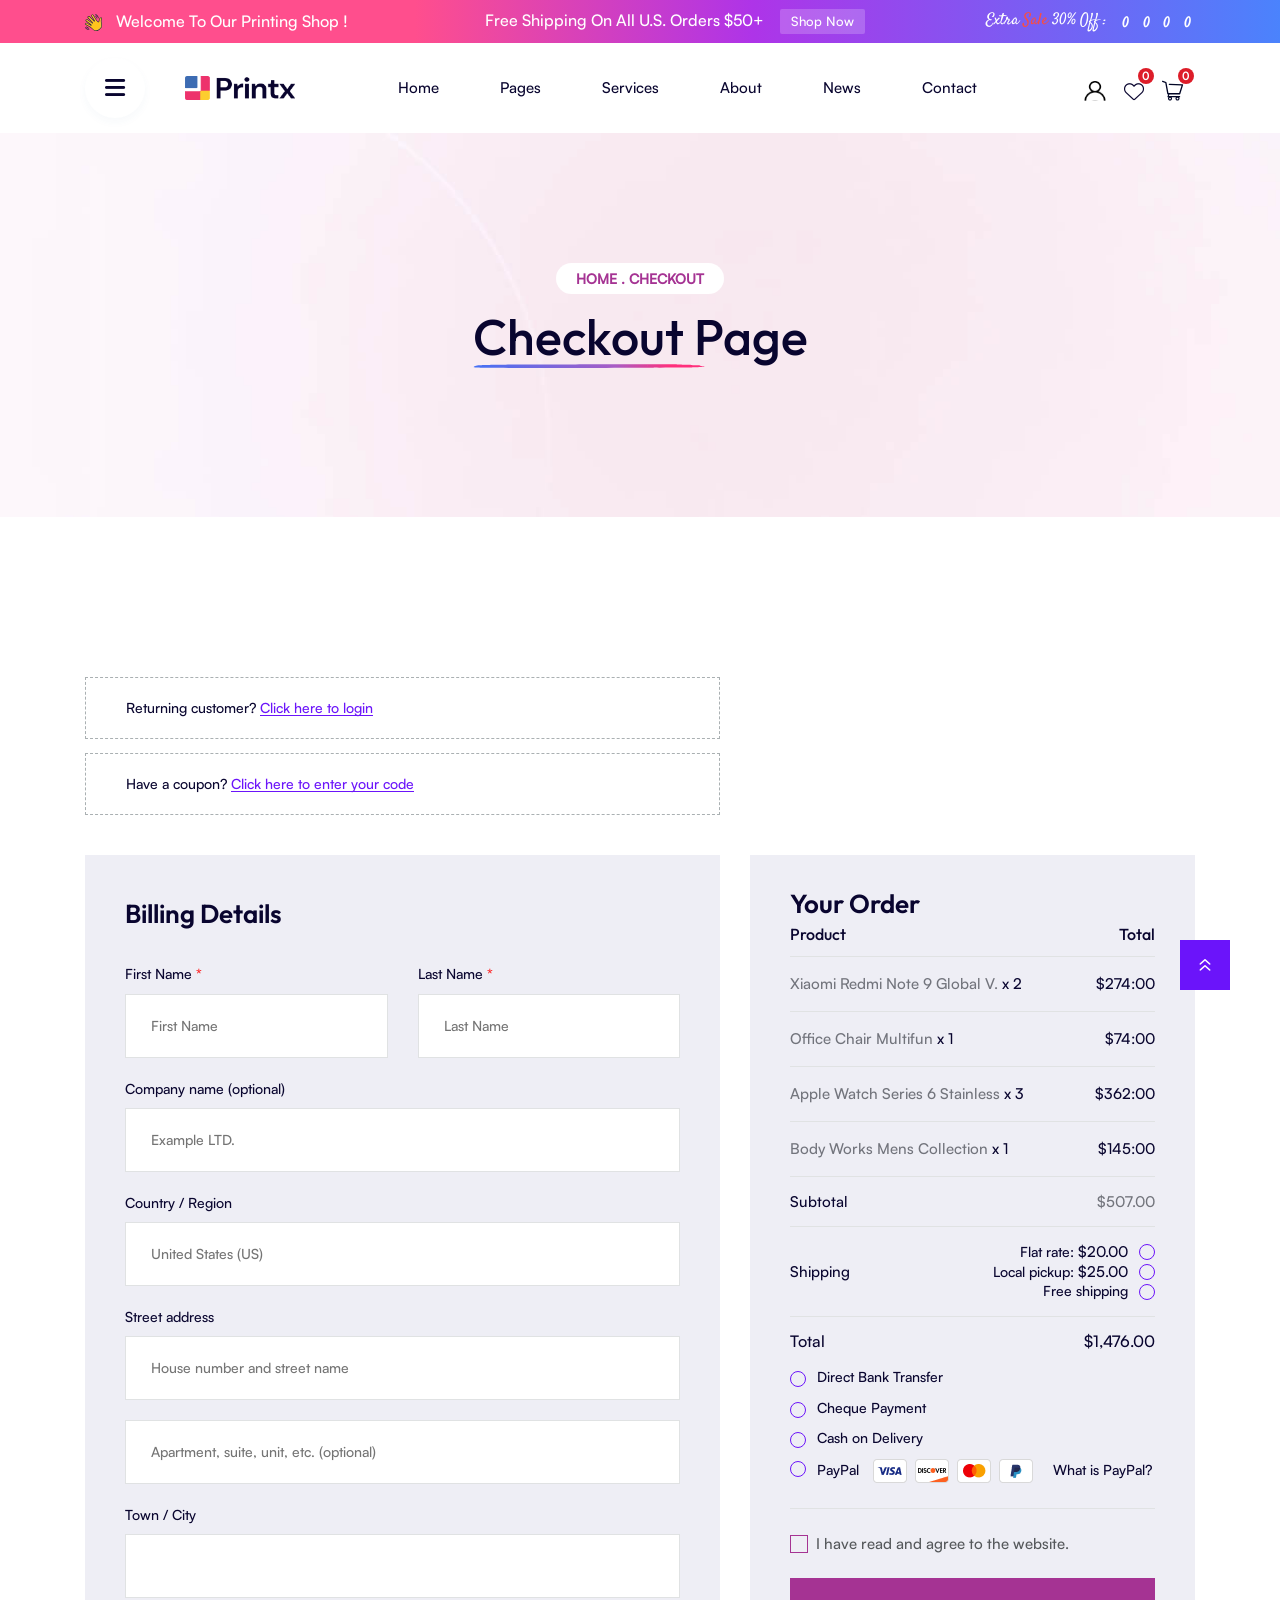
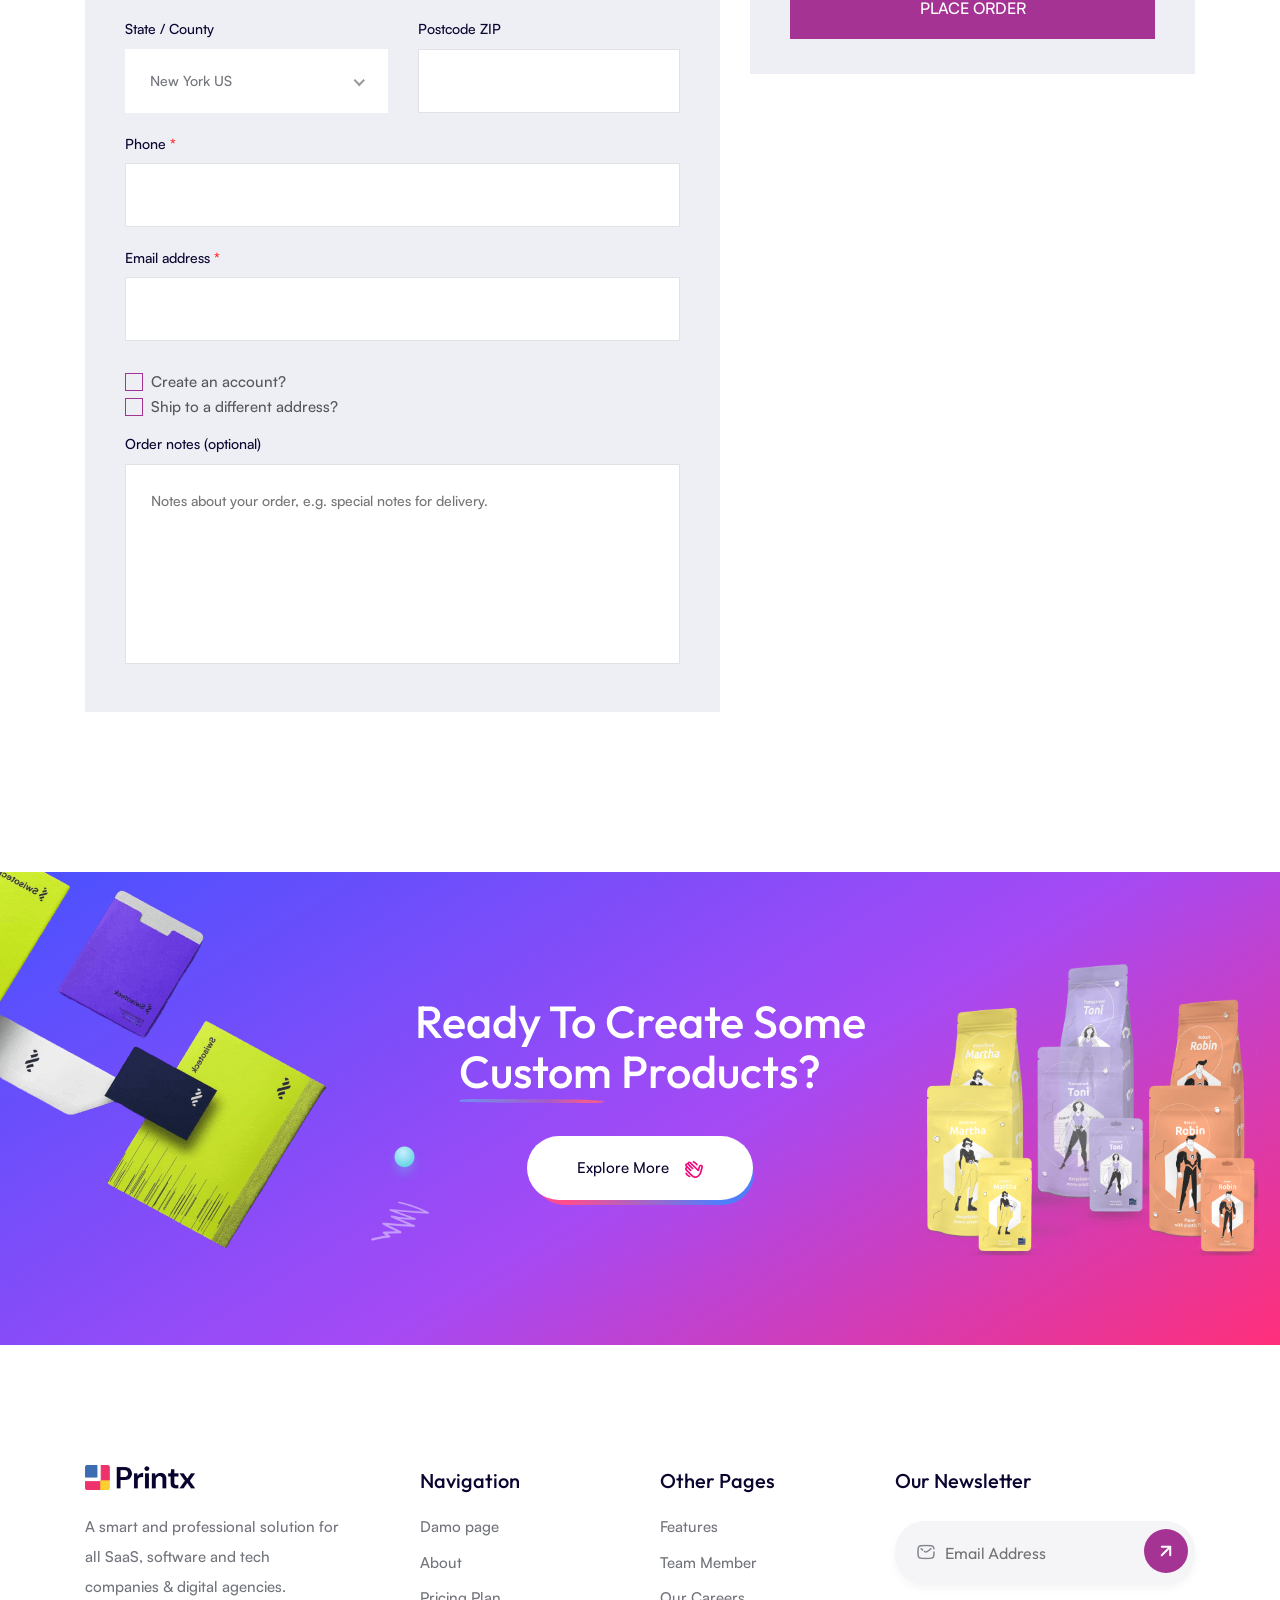
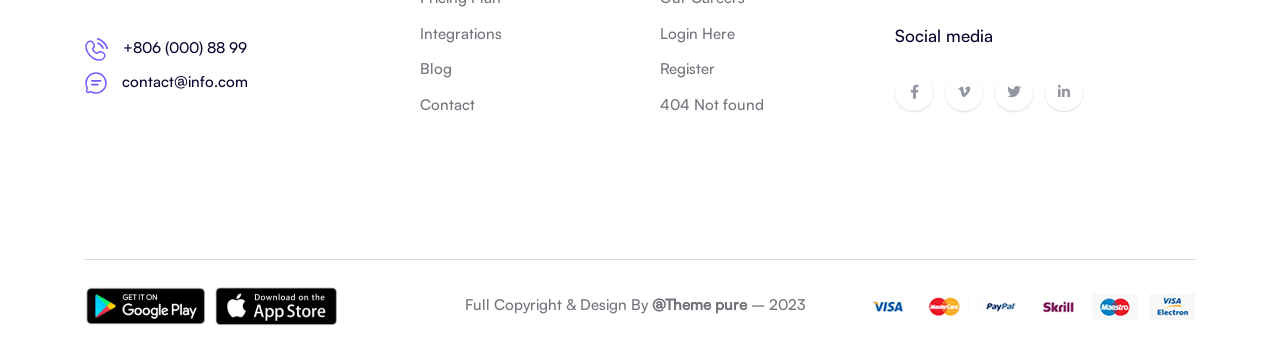
<file: checkout.html>
<!doctype html>
<html class="no-js" lang="zxx">

<head>
    <meta charset="utf-8">
    <meta http-equiv="x-ua-compatible" content="ie=edge">
    <title>Printx - Printing Services HTML Template</title>
    <meta name="description" content="">
    <meta name="viewport" content="width=device-width, initial-scale=1">


    <!-- Place favicon.ico in the root directory -->
    <link rel="shortcut icon" type="image/x-icon" href="assets/img/logo/favicon.png">

    <!-- CSS here -->
    <link rel="stylesheet" href="assets/css/bootstrap.min.css">
    <link rel="stylesheet" href="assets/css/animate.css">
    <link rel="stylesheet" href="assets/css/custom-animation.css">
    <link rel="stylesheet" href="assets/css/slick.css">
    <link rel="stylesheet" href="assets/css/flaticon.css">
    <link rel="stylesheet" href="assets/css/nice-select.css">
    <link rel="stylesheet" href="assets/css/flaticon.css">
    <link rel="stylesheet" href="assets/css/satoshi.css">
    <link rel="stylesheet" href="assets/css/swiper-bundle.css">
    <link rel="stylesheet" href="assets/css/meanmenu.css">
    <link rel="stylesheet" href="assets/css/font-awesome-pro.css">
    <link rel="stylesheet" href="assets/css/magnific-popup.css">
    <link rel="stylesheet" href="assets/css/spacing.css">
    <link rel="stylesheet" href="assets/css/style.css">
</head>

<body>

    <!-- preloader -->
    <div id="preloader">
        <div class="preloader">
            <span></span>
            <span></span>
        </div>
    </div>
    <!-- preloader end  -->

    <!-- back-to-top-start  -->
    <button class="scroll-top scroll-to-target" data-target="html">
        <i class="far fa-angle-double-up"></i>
    </button>
    <!-- back-to-top-end  -->

    
    <!-- tp-offcanvus-area-start -->
    <div class="tpoffcanvas-area">
        <div class="tpoffcanvas">
            <div class="tpoffcanvas__close-btn">
                <button class="close-btn"><i class="fal fa-times"></i></button>
            </div>
            <div class="tpoffcanvas__logo">
                <a href="index.html">
                    <img src="assets/img/logo/white-logo.png" alt="">
                </a>
            </div>
            <div class="tpoffcanvas__title">
                <p>Lorem ipsum dolor sit amet consectetur adipisicing elit. Minima incidunt eaque a cumque, porro maxime
                    autem sed.</p>
            </div>
            <div class="tp-main-menu-mobile d-xl-none"></div>
            <div class="tpoffcanvas__contact-info">
                <div class="tpoffcanvas__contact-title">
                    <h5>Contact us</h5>
                </div>
                <ul>
                    <li>
                        <i class="fa-light fa-location-dot"></i>
                        <a href="https://www.google.com/maps/@23.8223586,90.3661283,15z" target="_blank">Melbone st,
                            Australia, Ny 12099</a>
                    </li>
                    <li>
                        <i class="fas fa-envelope"></i>
                        <a href="mailto:solaredge@gmail.com">themepure@gmail.com</a>
                    </li>
                    <li>
                        <i class="fal fa-phone-alt"></i>
                        <a href="tel:+48555223224">+48 555 223 224</a>
                    </li>
                </ul>
            </div>
            <div class="tpoffcanvas__input">
                <div class="tpoffcanvas__input-title">
                    <h4>Get UPdate</h4>
                </div>
                <form action="#">
                    <div class="p-relative">
                        <input type="text" placeholder="Enter mail">
                        <button>
                            <i class="fas fa-paper-plane"></i>
                        </button>
                    </div>
                </form>
            </div>
            <div class="tpoffcanvas__social">
                <div class="social-icon">
                    <a href="#"><i class="fab fa-twitter"></i></a>
                    <a href="#"><i class="fab fa-instagram"></i></a>
                    <a href="#"><i class="fab fa-facebook-f"></i></a>
                    <a href="#"><i class="fab fa-pinterest-p"></i></a>
                </div>
            </div>
        </div>
    </div>
    <div class="body-overlay"></div>
    <!-- tp-offcanvus-area-end -->

    <header>

        <!-- tp-header-top-area-start -->
        <div class="tp-header-top__area theme-bg tp-header-top__space">
            <div class="container container-large">
                <div class="row align-items-center">
                    <div class="col-xxl-4 col-xl-4 col-lg-6 col-md-6 col-sm-6">
                        <div class="tp-header-top__left-box text-center text-md-start">
                            <svg width="17" height="18" viewBox="0 0 17 18" fill="none"
                                xmlns="http://www.w3.org/2000/svg">
                                <path
                                    d="M1.5247 9.13256L5.7097 11.2701C5.83345 11.3319 6.10345 11.4838 6.25532 11.2363C6.39595 11.0057 6.1597 10.8201 6.0472 10.7357L1.17595 7.00631C0.821572 6.72506 0.742822 6.17944 1.01282 5.80819C1.28282 5.42006 1.84532 5.30756 2.22782 5.57194L7.17782 9.12131C7.26782 9.18881 7.51532 9.36881 7.69532 9.16068C7.87532 8.96381 7.67845 8.73881 7.5997 8.65443L3.00407 3.80569C2.6722 3.44006 2.6947 2.83256 3.13907 2.42194C3.49345 2.09569 4.11782 2.08444 4.45532 2.43319L8.9722 7.13568C9.0397 7.20318 9.24782 7.41693 9.46157 7.25943C9.68095 7.09068 9.52344 6.84318 9.48407 6.74756L6.6772 2.09006C6.48595 1.79194 6.48032 1.17881 6.99782 0.869437C7.5322 0.554437 8.04407 0.869437 8.24095 1.20131L11.3628 6.21881C11.8072 6.96131 12.5047 7.58568 13.1234 7.87818C13.6016 8.10318 13.9728 7.81631 14.0347 7.31568C14.1303 6.53944 14.2822 5.57756 14.5522 4.76756C14.8334 3.91819 15.8234 3.49631 16.6672 3.92381L16.3803 5.05444C16.0934 6.20193 16.0597 7.40568 16.2566 8.57568C16.4253 9.55443 16.5941 10.8144 16.5716 11.9338C16.5434 13.6213 15.4072 14.3582 14.3891 15.2751C9.99595 19.2632 6.80095 13.8407 5.24282 13.0701L0.714697 10.5557C0.332197 10.3363 0.247822 9.82443 0.472822 9.45318C0.692197 9.09318 1.1422 8.93568 1.5247 9.13256Z"
                                    fill="#FFC41C" />
                                <path
                                    d="M15.3509 3.9013C15.4859 3.92943 15.6153 3.9688 15.7447 4.03068L15.4578 5.1613C15.1709 6.3088 15.1372 7.51255 15.3341 8.68255C15.5028 9.6613 15.6716 10.9213 15.6491 12.0407C15.6209 13.7282 14.4847 14.4651 13.4666 15.3819C12.6341 16.1357 11.8466 16.5519 11.1041 16.7263C12.1053 16.7432 13.2022 16.3551 14.3834 15.2807C15.4016 14.3638 16.5322 13.6269 16.5659 11.9394C16.5884 10.8144 16.4197 9.55443 16.2509 8.5813C16.0484 7.4113 16.0878 6.20755 16.3747 5.06005L16.6616 3.92943C16.2284 3.71005 15.7503 3.7213 15.3509 3.9013Z"
                                    fill="#F2C34E" />
                                <path
                                    d="M15.3397 8.12567C15.5085 9.10442 15.6772 10.3644 15.6547 11.4838C15.6266 13.1713 14.4903 13.9082 13.4722 14.825C11.7172 16.4169 10.1535 16.5069 8.80908 15.995C10.3391 16.9232 12.2178 17.255 14.3891 15.2807C15.4072 14.3638 16.5378 13.6269 16.5716 11.9394C16.5941 10.8144 16.4253 9.55442 16.2566 8.5813C16.0597 7.4113 15.1372 6.95567 15.3397 8.12567Z"
                                    fill="#F2C34E" />
                                <path
                                    d="M3.53285 2.53444L8.5391 7.69256C8.6066 7.76006 8.81472 7.97381 9.02847 7.81631C9.24785 7.64756 9.09035 7.40006 9.05097 7.30444L8.8316 6.93881L4.45535 2.43881C4.14597 2.11819 3.60597 2.10131 3.24597 2.34319C3.35285 2.38819 3.44847 2.45006 3.53285 2.53444Z"
                                    fill="#F2C34E" />
                                <path
                                    d="M1.26033 5.70693L6.75033 9.63881C6.85158 9.71193 7.1272 9.90881 7.32408 9.67818C7.49845 9.49256 7.35783 9.27881 7.2622 9.16631L2.27845 5.59443C1.94658 5.36381 1.47408 5.39756 1.14783 5.64506C1.1872 5.66756 1.22658 5.68443 1.26033 5.70693Z"
                                    fill="#F2C34E" />
                                <path
                                    d="M7.31845 1.30256L10.4403 6.32006C10.8847 7.06256 11.5822 7.68694 12.201 7.97944C12.5328 8.13694 12.8141 8.03569 12.9772 7.79381C12.3978 7.47881 11.7791 6.90506 11.3628 6.21881L8.24095 1.20131C8.04408 0.869437 7.5322 0.554437 6.99783 0.869437C6.96408 0.886312 6.94158 0.908812 6.91345 0.931312C7.08783 1.02694 7.23408 1.16194 7.31845 1.30256Z"
                                    fill="#F2C34E" />
                                <path
                                    d="M5.3947 11.7932C5.53533 11.8663 5.85595 12.0407 6.03032 11.7538C6.09783 11.6413 6.08095 11.5457 6.04157 11.4613L1.57532 9.17758C1.22095 8.99758 0.8272 9.07633 0.551575 9.3182L5.3947 11.7932Z"
                                    fill="#F2C34E" />
                                <path
                                    d="M11.1828 17.0132C9.15784 17.0132 7.50972 15.4494 6.36222 14.3638C5.86722 13.8913 5.43409 13.4863 5.11909 13.3288L0.579721 10.8088C0.343471 10.6738 0.174721 10.4544 0.107221 10.1844C0.0284707 9.89193 0.0790957 9.57694 0.230971 9.31256C0.529096 8.80631 1.1366 8.62068 1.64847 8.87943L5.83347 11.0169C5.87847 11.0394 5.98534 11.0901 6.01909 11.0901C6.00222 11.0732 5.95722 11.0282 5.87284 10.9607L1.0016 7.23131C0.523471 6.84881 0.427846 6.14006 0.776596 5.64506C0.950971 5.39756 1.2266 5.21756 1.5416 5.16693C1.84535 5.11068 2.14347 5.17818 2.37972 5.34693L7.33534 8.89631C7.43659 8.97506 7.47597 8.98068 7.48722 8.98068C7.48159 8.97506 7.47034 8.93006 7.39722 8.85131L2.79597 4.00256C2.34597 3.49631 2.40785 2.71443 2.94222 2.21943C3.42035 1.78631 4.2191 1.79756 4.65222 2.24193L9.16909 6.94443C9.24784 7.02318 9.28159 7.03443 9.29847 7.04006C9.29284 7.01193 9.25347 6.93318 9.24222 6.90506L6.42972 2.24193C6.27784 2.01131 6.22722 1.67381 6.30034 1.37006C6.37347 1.06068 6.56472 0.807559 6.84597 0.638809C7.48159 0.261934 8.17347 0.560059 8.47722 1.06631L11.5935 6.08381C11.9872 6.74193 12.6341 7.34943 13.236 7.64193C13.3203 7.68131 13.4497 7.71506 13.551 7.65881C13.6522 7.60256 13.7253 7.47318 13.7478 7.29318C13.8378 6.59568 13.9841 5.56068 14.2766 4.69443C14.4341 4.21068 14.7997 3.82256 15.2778 3.62568C15.7616 3.42881 16.3128 3.45131 16.791 3.68756C16.9091 3.74943 16.971 3.87881 16.9372 4.00818L16.6503 5.13881C16.3747 6.24131 16.3353 7.38881 16.5322 8.54193C16.7628 9.86381 16.8697 11.0113 16.8528 11.9563C16.8247 13.5482 15.8853 14.3638 14.9741 15.1569C14.8447 15.2694 14.7097 15.3876 14.5803 15.5057C13.3653 16.5969 12.2235 17.0132 11.1828 17.0132ZM1.17035 9.32943C0.990346 9.32943 0.821596 9.42506 0.720346 9.59944V9.60506C0.641596 9.73444 0.619096 9.89756 0.652846 10.0438C0.675346 10.1282 0.731596 10.2463 0.855346 10.3194L5.37784 12.8338C5.76034 13.0194 6.21597 13.4526 6.74472 13.9588C8.53909 15.6576 10.9916 17.9863 14.1978 15.0782C14.3328 14.9544 14.4678 14.8419 14.6028 14.7238C15.4916 13.9476 16.2622 13.2838 16.2903 11.9394C16.3072 11.0338 16.2003 9.92006 15.981 8.63193C15.7672 7.40006 15.8122 6.17381 16.1047 4.99256L16.3297 4.09818C16.0541 4.01381 15.7616 4.02506 15.4916 4.13756C15.1653 4.27256 14.9178 4.53693 14.811 4.86318C14.5353 5.69006 14.3891 6.68006 14.3047 7.35506C14.2597 7.70943 14.0853 7.99631 13.8266 8.14256C13.5847 8.27756 13.2866 8.27756 12.9997 8.14256C12.291 7.80506 11.571 7.12443 11.121 6.37068L7.99909 1.35318C7.90909 1.20693 7.56597 0.858184 7.13847 1.11693C6.98659 1.20693 6.89097 1.33631 6.85159 1.49381C6.80659 1.67381 6.85159 1.84818 6.90784 1.93818L9.72034 6.60131C9.96784 7.09068 9.80472 7.34381 9.63034 7.47881C9.47847 7.59131 9.16909 7.72631 8.77534 7.33818L4.25285 2.63006C4.02785 2.40506 3.57785 2.40506 3.33035 2.63006C2.98722 2.95068 2.99847 3.38381 3.21222 3.62006L7.80222 8.45756C8.14534 8.81756 8.07784 9.15506 7.89784 9.35193C7.81909 9.44193 7.50972 9.72881 7.00347 9.34631L2.05347 5.80256C1.94097 5.72381 1.79472 5.69006 1.63722 5.71818C1.4741 5.74631 1.32785 5.83631 1.23785 5.96568C1.05785 6.21881 1.10847 6.59568 1.34472 6.78693L6.21034 10.5107C6.66034 10.8651 6.60972 11.1801 6.48597 11.3769C6.35659 11.5907 6.09222 11.7876 5.58034 11.5176L1.38972 9.37443C1.32222 9.34631 1.2491 9.32943 1.17035 9.32943Z"
                                    fill="#04212F" />
                                <path
                                    d="M3.93785 15.9726C2.29535 15.9726 0.77097 15.0388 0.0284694 13.5594C-0.0390306 13.4244 0.0172194 13.2557 0.157844 13.1826C0.298469 13.1151 0.46722 13.1713 0.53472 13.3063C1.19847 14.6226 2.5766 15.4494 4.05035 15.4044C4.20785 15.4101 4.33722 15.5226 4.33722 15.6801C4.34285 15.8376 4.2191 15.9669 4.0616 15.9669C4.02222 15.9726 3.98285 15.9726 3.93785 15.9726Z"
                                    fill="#04212F" />
                                <path
                                    d="M3.9097 14.5776C3.89845 14.5776 3.89282 14.5776 3.88157 14.5776C2.80157 14.4707 1.8397 13.8407 1.31657 12.8901C1.24345 12.7551 1.28845 12.5807 1.42907 12.5076C1.56407 12.4345 1.73845 12.4795 1.81157 12.6201C2.2447 13.4076 3.04345 13.9307 3.93782 14.0207C4.0897 14.0376 4.20782 14.1726 4.19095 14.3301C4.17407 14.4707 4.05032 14.5776 3.9097 14.5776Z"
                                    fill="#04212F" />
                                <path
                                    d="M13.3653 4.34007C13.2247 4.34007 13.1009 4.23319 13.0841 4.08694C12.9266 2.62445 11.9197 1.37007 10.5247 0.891946C10.3784 0.841321 10.2997 0.683821 10.3503 0.537571C10.4009 0.391321 10.5584 0.312571 10.7047 0.363196C12.3022 0.908821 13.4553 2.34882 13.6409 4.03069C13.6578 4.18257 13.5453 4.32319 13.3934 4.34007C13.3878 4.34007 13.3766 4.34007 13.3653 4.34007Z"
                                    fill="#04212F" />
                                <path
                                    d="M11.9985 4.62131C11.8635 4.62131 11.7397 4.52006 11.7228 4.37944C11.5878 3.49069 11.0253 2.72006 10.2153 2.32631C10.0747 2.25881 10.0185 2.09006 10.086 1.94944C10.1535 1.80881 10.3222 1.75256 10.4628 1.82006C11.436 2.29819 12.1166 3.22069 12.2797 4.29506C12.3022 4.44694 12.1953 4.59319 12.0435 4.61569C12.0266 4.61569 12.0153 4.62131 11.9985 4.62131Z"
                                    fill="#04212F" />
                            </svg>
                            <span>Welcome to our printing shop !</span>
                        </div>
                    </div>
                    <div class="col-xxl-4 col-xl-5 d-none d-xl-block">
                        <div class="tp-header-top__shop-box text-xl-start text-end">
                            <span>Free shipping on all U.S. orders $50+</span>
                            <a href="#">Shop Now</a>
                        </div>
                    </div>
                    <div class="col-xxl-4 col-xl-3 col-lg-6 col-md-6  col-sm-6 d-none d-sm-block">
                        <div class="tp-header-top__right-box d-flex align-items-center justify-content-end">
                            <span class="mr-10">Extra <i>sale</i> 30% off :</span>
                            <div class="tp-header-top__countdown" data-countdown data-date="Sep 30 2024 20:20:22">
                                <ul>
                                    <li><span data-days>0</span></li>
                                    <li><span data-hours>0</span></li>
                                    <li><span data-minutes>0</span></li>
                                    <li><span data-seconds>0</span></li>
                                </ul>
                            </div>
                        </div>
                    </div>
                </div>
            </div>
        </div>
        <!-- tp-header-top-area-end -->

        <!-- tp-header-area-start -->
        <div id="header-sticky" class="tp-header__area">
            <div class="container container-large">
                <div class="row align-items-center">
                    <div class="col-xl-3 col-lg-6 col-md-6 col-sm-6 col-6">
                        <div class="tp-header__left-box d-flex align-items-center">
                            <div class="tp-header__bar d-none d-xl-block">
                                <button class="tp-menu-bar">
                                    <i class="fa-solid fa-bars"></i>
                                </button>
                            </div>
                            <div class="tp-header__logo">
                                <a href="index.html">
                                    <img src="assets/img/logo/logo.png" alt="">
                                </a>
                            </div>
                        </div>
                    </div>
                    <div class="col-xl-7 d-none d-xl-block">
                        <div class="tp-header__main-menu">
                            <nav class="tp-main-menu-content">
                                <ul>
                                    <li class="has-dropdown">
                                        <a href="index.html">Home</a>
                                        <div class="tp-submenu submenu has-homemenu">
                                            <div class="row gx-6 row-cols-1 row-cols-md-2 row-cols-xl-5">
                                               <div class="col homemenu">
                                                  <div class="homemenu-thumb mb-15">
                                                     <img src="assets/img/menu/home-1.jpg" alt="">
                                                     <div class="homemenu-btn">
                                                        <a class="tp-menu-btn" href="index.html">View Demo</a>
                                                     </div>
                                                  </div>
                                                  <div class="homemenu-content text-center">
                                                     <h4 class="homemenu-title">
                                                        <a href="index.html">Home 01</a>
                                                     </h4>
                                                  </div>
                                               </div>
                                               <div class="col homemenu">
                                                  <div class="homemenu-thumb mb-15">
                                                     <img src="assets/img/menu/home-2.jpg" alt="">
                                                     <div class="homemenu-btn">
                                                        <a class="tp-menu-btn" href="index-2.html">View Demo</a>
                                                     </div>
                                                  </div>
                                                  <div class="homemenu-content text-center">
                                                     <h4 class="homemenu-title">
                                                        <a href="index-2.html">Home 02</a>
                                                     </h4>
                                                  </div>
                                               </div>
                                               <div class="col homemenu">
                                                  <div class="homemenu-thumb mb-15">
                                                     <img src="assets/img/menu/home-3.jpg" alt="">
                                                     <div class="homemenu-btn">
                                                        <a class="tp-menu-btn" href="index-3.html">View Demo</a>
                                                     </div>
                                                  </div>
                                                  <div class="homemenu-content text-center">
                                                     <h4 class="homemenu-title">
                                                        <a href="index-3.html">Home 03</a>
                                                     </h4>
                                                  </div>
                                               </div>
                                               <div class="col homemenu">
                                                  <div class="homemenu-thumb mb-15">
                                                     <img src="assets/img/menu/home-4.jpg" alt="">
                                                     <div class="homemenu-btn">
                                                        <a class="tp-menu-btn" href="index-4.html">View Demo</a>
                                                     </div>
                                                  </div>
                                                  <div class="homemenu-content text-center">
                                                     <h4 class="homemenu-title">
                                                        <a href="index-4.html">Home 04</a>
                                                     </h4>
                                                  </div>
                                               </div>
                                               <div class="col homemenu">
                                                  <div class="homemenu-thumb mb-15">
                                                     <img src="assets/img/menu/home-5.jpg" alt="">
                                                     <div class="homemenu-btn">
                                                        <a class="tp-menu-btn" href="index-5.html">View Demo</a>
                                                     </div>
                                                  </div>
                                                  <div class="homemenu-content text-center">
                                                     <h4 class="homemenu-title">
                                                        <a href="index-4.html">Home 05</a>
                                                     </h4>
                                                  </div>
                                               </div>
                                            </div>
                                        </div>
                                    </li>
                                    <li class="has-dropdown">
                                        <a href="#">pages</a>
                                        <ul class="submenu tp-submenu">
                                            <li><a href="team.html">Team</a></li>
                                            <li><a href="project.html">project</a></li>
                                            <li><a href="project-details.html">project details</a></li>
                                            <li><a href="shop.html">shop</a></li>
                                            <li><a href="shop-details.html">shop details</a></li>
                                            <li><a href="cart.html">cart</a></li>
                                            <li><a href="checkout.html">checkout</a></li>
                                            <li><a href="faq.html">faq</a></li>
                                            <li><a href="login.html">login</a></li>
                                            <li><a href="register.html">register</a></li>
                                            <li><a href="404.html">404</a></li>
                                        </ul>
                                    </li>
                                    <li class="has-dropdown">
                                        <a href="service.html">services</a>
                                        <ul class="submenu tp-submenu">
                                            <li><a href="service.html">service</a></li>
                                            <li><a href="service-details.html">service details</a></li>
                                        </ul>
                                    </li>
                                    <li>
                                        <a href="about-us.html">about</a>
                                    </li>
                                    <li class="has-dropdown">
                                        <a href="blog.html">news</a>
                                        <ul class="submenu tp-submenu">
                                            <li><a href="blog.html">blog</a></li>
                                            <li><a href="blog-details.html">blog details</a></li>
                                        </ul>
                                    </li>
                                    <li>
                                        <a href="contact.html">contact</a>
                                    </li>
                                </ul>
                            </nav>
                        </div>
                    </div>
                    <div class="col-xl-2 col-lg-6 col-md-6 col-sm-6 col-6">
                        <div class="tp-header__right-box d-flex align-items-center justify-content-end">
                            <ul class="d-none d-sm-block">
                                <li>
                                    <div class="tp-header__icon-box">
                                        <a href="login.html">
                                            <span>
                                                <svg width="22" height="20" viewBox="0 0 22 20" fill="none"
                                                    xmlns="http://www.w3.org/2000/svg"
                                                    xmlns:xlink="http://www.w3.org/1999/xlink">
                                                    <rect width="22" height="19.8" fill="url(#pattern0)" />
                                                    <defs>
                                                        <pattern id="pattern0"
                                                            patternContentUnits="objectBoundingBox" width="1"
                                                            height="1">
                                                            <use xlink:href="#image0_37_399"
                                                                transform="matrix(0.00186012 0 0 0.00195312 0.0238095 0)" />
                                                        </pattern>
                                                        <image id="image0_37_399" width="512" height="512"
                                                            xlink:href="[data-uri]" />
                                                    </defs>
                                                </svg>
                                            </span>
                                        </a>
                                        <a href="#">
                                            <span class="heart p-relative">
                                                <i class="fa-light fa-heart"></i>
                                                <b class="tp-header__icon-text">0</b>
                                            </span>
                                        </a>
                                        <a href="cart.html">
                                            <span class="cart p-relative">
                                                <svg width="22" height="21" viewBox="0 0 22 21" fill="none"
                                                    xmlns="http://www.w3.org/2000/svg">
                                                    <path
                                                        d="M21.0291 4.48689C20.908 4.3131 20.7132 4.20567 20.5016 4.19661L7.38131 3.63019C7.00487 3.61369 6.69029 3.90477 6.6742 4.28005C6.6582 4.65519 6.94835 4.97216 7.323 4.98827L19.555 5.5164L17.1499 13.0321H6.44709L4.51346 2.48719C4.47096 2.25608 4.31253 2.06327 4.09404 1.97742L0.927085 0.731306C0.578047 0.59444 0.184184 0.76615 0.0471052 1.11531C-0.0897364 1.46465 0.0816588 1.85937 0.430508 1.99666L3.24643 3.10463L5.21419 13.8346C5.2735 14.1572 5.55419 14.3915 5.88178 14.3915H6.2082L5.46283 16.4651C5.40045 16.6388 5.42615 16.8317 5.53232 16.9826C5.63835 17.1335 5.81078 17.2233 5.99486 17.2233H6.51766C6.19371 17.5844 5.99486 18.0599 5.99486 18.5827C5.99486 19.7072 6.90836 20.6218 8.03078 20.6218C9.1532 20.6218 10.0667 19.7072 10.0667 18.5827C10.0667 18.0599 9.86784 17.5844 9.54394 17.2233H13.9827C13.6587 17.5844 13.4599 18.0599 13.4599 18.5827C13.4599 19.7072 14.3731 20.6218 15.4958 20.6218C16.6185 20.6218 17.5317 19.7072 17.5317 18.5827C17.5317 18.0599 17.3329 17.5844 17.009 17.2233H17.6448C17.9572 17.2233 18.2104 16.9697 18.2104 16.657C18.2104 16.3441 17.9572 16.0905 17.6448 16.0905H6.79954L7.41023 14.3913H17.6448C17.9399 14.3913 18.201 14.2003 18.2909 13.9191L21.1186 5.08295C21.1835 4.88128 21.1502 4.66078 21.0291 4.48689ZM8.03083 19.4892C7.53179 19.4892 7.12595 19.0828 7.12595 18.583C7.12595 18.0832 7.53179 17.6767 8.03083 17.6767C8.52986 17.6767 8.93566 18.0832 8.93566 18.583C8.93566 19.0828 8.52986 19.4892 8.03083 19.4892ZM15.4958 19.4892C14.9967 19.4892 14.5909 19.0828 14.5909 18.583C14.5909 18.0832 14.9967 17.6767 15.4958 17.6767C15.9948 17.6767 16.4006 18.0832 16.4006 18.583C16.4006 19.0828 15.9948 19.4892 15.4958 19.4892Z"
                                                        fill="#020626" />
                                                </svg>
                                                <b class="tp-header__icon-text">0</b>
                                            </span>
                                        </a>
                                    </div>
                                </li>
                                <li>
                                    <div class="tp-header__chat-box d-none d-xxl-block">
                                        <a href="contact.html">
                                            Let,s Talk
                                            <span>
                                                <svg width="23" height="23" viewBox="0 0 23 23" fill="none"
                                                    xmlns="http://www.w3.org/2000/svg">
                                                    <g clip-path="url(#clip0_37_410)">
                                                        <path
                                                            d="M21.5648 16.6095C23.7874 13.4911 23.4476 9.21882 20.4119 6.43587C19.0249 5.16435 17.2566 4.37279 15.3465 4.15172C15.3346 4.13708 15.3224 4.12257 15.3091 4.10869C13.6474 2.38257 11.26 1.39258 8.75923 1.39258C4.00025 1.39258 0 4.9384 0 9.47852C0 11.0703 0.494455 12.5963 1.43373 13.9141L0.121604 18.0338C0.039127 18.2927 0.120256 18.5757 0.327301 18.7517C0.534705 18.928 0.827281 18.9618 1.06901 18.8389L5.05928 16.8099C5.87875 17.1628 6.74772 17.3943 7.64759 17.4996C9.38346 19.3251 11.7837 20.2598 14.2393 20.2598C15.5158 20.2598 16.7877 19.9996 17.9391 19.5052L21.9296 21.5342C22.0262 21.5834 22.1308 21.6074 22.2348 21.6074C22.6895 21.6074 23.0155 21.1643 22.877 20.7291L21.5648 16.6095ZM5.33124 15.4541C5.14252 15.3644 4.92299 15.3674 4.73679 15.4621L1.89472 16.9072L2.8228 13.9933C2.89036 13.7812 2.84881 13.5494 2.71171 13.374C1.81929 12.2316 1.34757 10.8846 1.34757 9.47852C1.34757 5.76303 4.67241 2.74023 8.75923 2.74023C10.405 2.74023 11.9893 3.23882 13.2745 4.13668C8.94637 4.57188 5.48011 7.95243 5.48011 12.1738C5.48011 13.4868 5.81666 14.7508 6.45119 15.8833C6.06701 15.7689 5.69286 15.6258 5.33124 15.4541ZM18.2618 18.1574C18.0783 18.0641 17.8586 18.0585 17.6673 18.1494C16.6168 18.6484 15.4315 18.9121 14.2393 18.9121C10.1525 18.9121 6.82768 15.8893 6.82768 12.1738C6.82768 8.45834 10.1525 5.43555 14.2393 5.43555C18.3262 5.43555 21.651 8.45834 21.651 12.1738C21.651 13.5799 21.1793 14.9269 20.2868 16.0692C20.1498 16.2446 20.1082 16.4764 20.1757 16.6886L21.1038 19.6025L18.2618 18.1574Z"
                                                            fill="white" />
                                                        <path
                                                            d="M11.4993 12.8477C11.8714 12.8477 12.1731 12.546 12.1731 12.1738C12.1731 11.8017 11.8714 11.5 11.4993 11.5C11.1271 11.5 10.8254 11.8017 10.8254 12.1738C10.8254 12.546 11.1271 12.8477 11.4993 12.8477Z"
                                                            fill="white" />
                                                        <path
                                                            d="M14.1943 12.8477C14.5665 12.8477 14.8682 12.546 14.8682 12.1738C14.8682 11.8017 14.5665 11.5 14.1943 11.5C13.8222 11.5 13.5205 11.8017 13.5205 12.1738C13.5205 12.546 13.8222 12.8477 14.1943 12.8477Z"
                                                            fill="white" />
                                                        <path
                                                            d="M16.8896 12.8477C17.2618 12.8477 17.5635 12.546 17.5635 12.1738C17.5635 11.8017 17.2618 11.5 16.8896 11.5C16.5175 11.5 16.2158 11.8017 16.2158 12.1738C16.2158 12.546 16.5175 12.8477 16.8896 12.8477Z"
                                                            fill="white" />
                                                    </g>
                                                    <defs>
                                                        <clipPath id="clip0_37_410">
                                                            <rect width="23" height="23" fill="white" />
                                                        </clipPath>
                                                    </defs>
                                                </svg>
                                            </span>
                                        </a>
                                    </div>
                                </li>
                            </ul>
                            <div class="tp-header-2__bar d-xl-none">
                                <button class="tp-menu-bar">
                                    <i class="fa-solid fa-bars"></i>
                                </button>
                            </div>
                        </div>
                    </div>
                </div>
            </div>
        </div>
        <!-- tp-header-area-end -->

    </header>



    <main>

        <!-- breadcrumb-area-start -->
        <div class="tp-breadcrumb__area fix tp-breadcrumb-height" data-background="assets/img/breadcrumb/breadcrumb.png">
            <div class="container">
                <div class="row">
                    <div class="col-12">
                        <div class="tp-breadcrumb__content text-center z-index-5">
                            <div class="tp-breadcrumb__list">
                               <span><a href="index.html">Home </a></span> 
                               <span class="dvdr">.</span>
                               <span> checkout</span>
                            </div>
                            <h3 class="tp-breadcrumb__title"><span class="p-relative z-index-5">
                                Checkout
                                <span class="tp-title-shape">
                                    <svg width="233" height="5" viewBox="0 0 233 5" fill="none" xmlns="http://www.w3.org/2000/svg">
                                        <path d="M229.237 2.64045C229.948 2.63606 231.134 2.60076 231.845 2.6523C230.66 2.65963 229.474 2.69493 228.526 2.70079C228.052 2.75967 229.238 2.78031 229.712 2.80535C230.661 2.79949 231.609 2.79363 232.321 2.84517C231.61 2.87754 230.661 2.8834 229.713 2.88927C228.764 2.89513 227.579 2.87449 226.868 2.93483C227.579 2.9584 227.579 2.9584 227.579 3.01434C225.92 3.05258 225.921 3.2204 223.312 3.18058C222.364 3.18645 221.415 3.19231 220.467 3.19817C219.282 3.31739 217.86 3.43807 214.777 3.40118C213.829 3.43501 212.88 3.44088 211.932 3.41877C209.324 3.49083 206.715 3.47899 204.107 3.52308C203.87 3.55252 203.633 3.55398 203.396 3.52748C202.448 3.53334 201.499 3.5392 200.551 3.54507L200.314 3.54653L200.076 3.548C199.128 3.55386 198.417 3.58623 197.468 3.56412C194.149 3.58464 190.592 3.60663 187.272 3.65512C185.138 3.66831 183.478 3.6506 182.292 3.57401L182.055 3.57548L181.818 3.57694C181.107 3.63728 181.345 3.71973 178.974 3.73439C176.602 3.72108 174.231 3.73573 171.623 3.75186C169.963 3.73415 168.303 3.80035 166.644 3.78264C160.715 3.79131 154.788 3.82795 148.86 3.83662C143.643 3.86887 138.426 3.87314 133.21 3.87742C131.313 3.94509 129.416 3.90087 127.756 3.91113C118.271 3.94179 108.55 4.00188 99.0646 3.9766C94.7964 3.97501 90.5285 4.02936 86.2601 3.9998C82.4663 4.02326 78.9094 4.01727 75.1154 4.01275C66.3418 4.01104 57.5683 4.00933 49.0315 3.95021C45.4748 3.97219 42.155 3.96474 39.072 3.89988C34.0926 3.93066 29.3498 3.87606 24.8441 3.82C24.1328 3.82439 23.6584 3.79935 23.1842 3.80229C21.2874 3.84198 19.8644 3.79483 18.2042 3.74915C17.0187 3.75648 16.07 3.73437 15.3585 3.7108C14.647 3.68722 13.9357 3.69162 13.2241 3.66805C12.5125 3.6165 11.3269 3.62383 10.1413 3.63116C8.24405 3.58694 5.87274 3.57363 5.39765 3.4367C1.84077 3.43071 0.891628 3.32469 1.12788 3.18337C-0.295844 3.02433 -0.0597648 2.85504 1.12477 2.67988C1.12425 2.59597 1.12373 2.51205 1.12321 2.42814L1.12304 2.40017C0.647594 2.2073 3.2548 2.02334 2.54243 1.85991C2.30444 1.72152 3.72644 1.60084 4.6742 1.48309C4.67403 1.45512 4.67368 1.39918 5.62198 1.36534C5.85891 1.33591 6.5701 1.30354 7.51838 1.2697C8.70326 1.15049 10.1254 1.05778 12.4964 1.01515C12.9702 0.956276 13.9189 0.978385 14.6302 0.973987C15.3414 0.941619 16.0526 0.90925 16.7637 0.876881C17.4749 0.844513 18.1862 0.840116 18.8976 0.835718C21.7426 0.762187 24.5878 0.716626 27.6703 0.697572C28.8559 0.690243 29.8043 0.68438 30.9899 0.677052C31.4641 0.67412 32.1754 0.669723 32.6495 0.63882C39.0516 0.599246 45.6908 0.558205 52.0931 0.546602C55.4127 0.526082 58.7321 0.47759 62.0522 0.540985C64.8975 0.523396 68.2168 0.446933 71.2998 0.511793C72.0111 0.507395 72.7225 0.502998 73.1967 0.500067C75.3306 0.458904 77.2275 0.447178 79.3617 0.461958C84.5782 0.429712 89.7949 0.425438 94.7744 0.422629C96.4342 0.412369 98.331 0.372671 99.754 0.41982C100.703 0.441929 101.651 0.436066 102.599 0.402231C105.682 0.383177 108.764 0.364122 111.847 0.373039C112.321 0.370108 112.795 0.367177 113.27 0.364245C114.455 0.384888 115.878 0.348122 117.064 0.368765C118.723 0.358505 120.62 0.346779 122.28 0.336519C123.703 0.327725 125.363 0.317465 126.548 0.338107C127.497 0.332244 128.445 0.326382 129.394 0.320519C131.291 0.308793 133.425 0.26763 135.322 0.311847C138.879 0.289861 142.435 0.295847 145.755 0.275326C151.446 0.240149 157.137 0.260915 162.828 0.253709C164.725 0.241983 166.384 0.231723 168.282 0.247968C166.622 0.258229 164.725 0.269954 163.065 0.280214C164.725 0.241983 166.622 0.230257 168.282 0.247968C171.364 0.228914 174.209 0.211325 177.055 0.24968C178.241 0.242351 179.426 0.235022 180.612 0.255665C180.849 0.254199 181.086 0.252734 181.323 0.251268C183.932 0.235145 186.54 0.246993 189.149 0.286814C191.52 0.272156 193.654 0.314908 195.788 0.329688C196.974 0.322359 198.159 0.31503 199.345 0.363645C201.48 0.378425 203.377 0.39467 204.089 0.474188C205.511 0.40945 206.46 0.45953 207.645 0.480173C208.831 0.528788 208.358 0.615634 209.781 0.662782C209.069 0.667179 208.358 0.671577 207.647 0.675974C207.884 0.70248 208.121 0.728985 208.358 0.72752C210.018 0.773202 211.678 0.790914 213.338 0.808625C213.576 0.80716 213.813 0.805694 214.05 0.804228C215.71 0.793968 217.606 0.754271 219.029 0.801419L219.266 0.799954C219.266 0.799954 219.267 0.827925 219.029 0.829391C218.081 0.835254 217.133 0.841117 216.421 0.845514L216.184 0.84698C217.369 0.811679 218.318 0.805817 219.029 0.829391C219.504 0.938345 218.082 0.975111 217.608 1.03399C217.845 1.06049 216.66 1.09579 217.609 1.1179C218.32 1.1135 219.505 1.0782 219.268 1.13561C219.032 1.19302 217.609 1.17384 216.898 1.17824C216.66 1.17971 216.423 1.20914 216.186 1.21061C218.084 1.2828 219.981 1.29904 221.878 1.34326C224.723 1.32567 225.91 1.43023 227.57 1.50388C228.044 1.52892 228.756 1.49655 228.993 1.52306C227.57 1.53186 228.282 1.61137 227.334 1.64521C224.015 1.72167 224.015 1.80558 227.098 1.89842C228.047 1.92052 229.944 1.93677 230.419 2.01775C230.419 2.04572 230.419 2.0737 230.419 2.0737C230.893 2.07076 231.368 2.06783 231.368 2.0958C231.131 2.15321 230.419 2.12964 229.708 2.13404C229.234 2.13697 228.523 2.14137 228.286 2.1708C228.76 2.25179 228.523 2.28122 227.101 2.29002C227.575 2.34303 228.998 2.30626 228.761 2.39164C229.473 2.38725 229.947 2.41229 230.658 2.40789C229.947 2.46823 228.524 2.42108 228.287 2.47849C228.999 2.53003 228.999 2.55801 227.814 2.53736C226.865 2.54323 225.679 2.52258 226.865 2.59917C227.577 2.59477 228.525 2.58891 229.237 2.64045ZM6.81321 2.28107C6.57609 2.28254 6.57612 2.28254 6.57629 2.31051C6.57612 2.28254 6.81321 2.28107 6.81321 2.28107ZM66.5686 2.33128C66.8059 2.35779 66.8057 2.32982 67.0428 2.32835C66.8057 2.32982 66.5686 2.33128 66.5686 2.33128ZM96.2104 2.56764C95.9733 2.56911 95.9733 2.56911 96.2104 2.56764V2.56764ZM76.2909 2.38307C76.2908 2.3551 76.2908 2.3551 76.2909 2.38307V2.38307ZM65.1499 2.98342C64.9128 2.98489 64.9128 2.98489 64.6755 2.95838C64.6755 2.95838 64.4384 2.95985 64.4385 2.98782C64.6757 2.98635 64.9128 2.98489 65.1499 2.98342ZM38.828 2.78249C39.0649 2.75305 38.8278 2.75452 38.828 2.78249V2.78249ZM77.2442 3.16041C77.4814 3.15895 77.4814 3.15895 77.2442 3.16041V3.16041ZM72.5015 3.10581C72.2643 3.10728 72.2645 3.13525 71.7903 3.13818C72.0272 3.10874 72.2643 3.10728 72.5015 3.10581ZM27.4465 2.85284C27.4467 2.88081 27.4467 2.88081 27.4465 2.85284V2.85284ZM174.691 1.3832C174.691 1.3832 174.691 1.35523 174.454 1.38466C174.454 1.38466 174.454 1.38466 174.217 1.38613C174.454 1.38466 174.454 1.38466 174.691 1.3832ZM193.903 2.27145C193.903 2.24348 194.14 2.24201 194.14 2.21404C193.666 2.24494 193.666 2.24494 193.903 2.27145ZM138.421 3.00603C138.421 3.00603 138.184 3.00749 138.184 3.03547C138.421 3.034 138.895 3.03107 139.133 3.0296C138.895 3.0031 138.658 3.00456 138.421 3.00603ZM153.35 1.34728C153.349 1.31931 153.349 1.31931 153.35 1.34728C153.349 1.31931 153.112 1.32078 153.35 1.34728ZM189.393 1.51609C189.63 1.51463 189.63 1.51463 189.393 1.51609C189.63 1.48666 189.867 1.48519 189.867 1.45722C189.63 1.45868 189.393 1.46015 189.156 1.46162C189.393 1.48812 189.393 1.48812 189.393 1.51609ZM186.782 1.0567C186.545 1.08614 186.545 1.08614 186.782 1.0567V1.0567ZM118.269 3.52222C118.269 3.55019 118.269 3.55019 118.032 3.57962C118.269 3.57816 118.506 3.57669 118.743 3.57523C118.506 3.54872 118.506 3.54872 118.269 3.52222ZM166.624 0.677801C166.861 0.676335 166.861 0.676335 167.099 0.674869C167.099 0.674869 166.861 0.676335 166.624 0.677801ZM97.1478 0.771601C96.9107 0.773067 96.9107 0.773067 97.1478 0.771601V0.771601ZM224.734 3.03193C225.682 2.97013 226.394 2.9937 227.342 3.01581C226.631 3.02021 225.682 3.02607 224.734 3.03193ZM127.023 0.391119C127.26 0.389653 127.497 0.388187 127.735 0.414693C127.26 0.389653 127.023 0.391119 127.023 0.391119Z" fill="url(#paint0_linear_720_932)"/>
                                        <defs>
                                        <linearGradient id="paint0_linear_720_932" x1="196.345" y1="-0.373061" x2="24.7083" y2="95.8315" gradientUnits="userSpaceOnUse">
                                        <stop offset="0" stop-color="#FF307C"/>
                                        <stop offset="0.247843" stop-color="#A85CC5"/>
                                        <stop offset="1" stop-color="#3075FF"/>
                                        </linearGradient>
                                        </defs>
                                    </svg>                                        
                                </span>
                            </span>
                            page
                            </h3>
                         </div>
                    </div>
                </div>
            </div>
        </div>
        <!-- breadcrumb-area-end -->

        <!-- checkout area start -->          
        <section class="tp-checkout-area pb-160 pt-160">
        <div class="container">
            <div class="row">
                <div class="col-xl-7 col-lg-7">
                    <div class="tp-checkout-verify">
                    <div class="tp-checkout-verify-item">
                        <p class="tp-checkout-verify-reveal">Returning customer? <button type="button" class="tp-checkout-login-form-reveal-btn">Click here to login</button></p>
    
                        <div id="tpReturnCustomerLoginForm" class="tp-return-customer">
                            <form action="#">
                                
                                <div class="tp-return-customer-input">
                                <label>Email</label>
                                <input type="text" placeholder="Your Email">
                                </div>
                                <div class="tp-return-customer-input">
                                <label>Password</label>
                                <input type="password" placeholder="Password">
                                </div>
    
                                <div class="tp-return-customer-suggetions d-sm-flex align-items-center justify-content-between mb-20">
                                <div class="tp-return-customer-remeber">
                                    <input id="remeber" type="checkbox">
                                    <label for="remeber">Remember me</label>
                                </div>
                                <div class="tp-return-customer-forgot">
                                    <a href="forgot.html">Forgot Password?</a>
                                </div>
                                </div>
                                <button type="submit" class="tp-btn-square">Login</button>
                            </form>
                        </div>
                    </div>
                    <div class="tp-checkout-verify-item">
                        <p class="tp-checkout-verify-reveal">Have a coupon? <button type="button" class="tp-checkout-coupon-form-reveal-btn">Click here to enter your code</button></p>
    
                        <div id="tpCheckoutCouponForm" class="tp-return-customer">
                            <form action="#">
                                <div class="tp-return-customer-input">
                                <label>Coupon Code :</label>
                                <input type="text" placeholder="Coupon">
                                </div>
                                <button type="submit" class="tp-btn-square">Apply</button>
                            </form>
                        </div>
                    </div>
                    </div>
                </div>
                <div class="col-lg-7">
                    <div class="tp-checkout-bill-area">
                    <h3 class="tp-checkout-bill-title">Billing Details</h3>
                    <div class="tp-checkout-bill-form">
                        <form action="#">
                            <div class="tp-checkout-bill-inner">
                                <div class="row">
                                <div class="col-md-6">
                                    <div class="tp-checkout-input">
                                        <label>First Name <span>*</span></label>
                                        <input type="text" placeholder="First Name">
                                    </div>
                                </div>
                                <div class="col-md-6">
                                    <div class="tp-checkout-input">
                                        <label>Last Name <span>*</span></label>
                                        <input type="text" placeholder="Last Name">
                                    </div>
                                </div>
                                <div class="col-md-12">
                                    <div class="tp-checkout-input">
                                        <label>Company name (optional)</label>
                                        <input type="text" placeholder="Example LTD.">
                                    </div>
                                </div>
                                <div class="col-md-12">
                                    <div class="tp-checkout-input">
                                        <label>Country / Region </label>
                                        <input type="text" placeholder="United States (US)">
                                    </div>
                                </div>
                                <div class="col-md-12">
                                    <div class="tp-checkout-input">
                                        <label>Street address</label>
                                        <input type="text" placeholder="House number and street name">
                                    </div>
    
                                    <div class="tp-checkout-input">
                                        <input type="text" placeholder="Apartment, suite, unit, etc. (optional)">
                                    </div>
                                </div>
                                <div class="col-md-12">
                                    <div class="tp-checkout-input">
                                        <label>Town / City</label>
                                        <input type="text" placeholder="">
                                    </div>
                                </div>
                                <div class="col-md-6">
                                    <div class="tp-checkout-input">
                                        <label>State / County</label>
                                        <select>
                                            <option>New York US</option>
                                            <option>Berlin Germany</option>
                                            <option>Paris France</option>
                                            <option>Tokiyo Japan</option>
                                        </select>
                                    </div>
                                </div>
                                <div class="col-md-6">
                                    <div class="tp-checkout-input">
                                        <label>Postcode ZIP</label>
                                        <input type="text" placeholder="">
                                    </div>
                                </div>
                                <div class="col-md-12">
                                    <div class="tp-checkout-input">
                                        <label>Phone <span>*</span></label>
                                        <input type="text" placeholder="">
                                    </div>
                                </div>
                                <div class="col-md-12">
                                    <div class="tp-checkout-input">
                                        <label>Email address <span>*</span></label>
                                        <input type="email" placeholder="">
                                    </div>
                                </div>
                                <div class="col-md-12">
                                    <div class="tp-checkout-option-wrapper">
                                        <div class="tp-checkout-option">
                                            <input id="create_free_account" type="checkbox">
                                            <label for="create_free_account">Create an account?</label>
                                        </div>
                                        <div class="tp-checkout-option">
                                            <input id="ship_to_diff_address" type="checkbox">
                                            <label for="ship_to_diff_address">Ship to a different address?</label>
                                        </div>
                                    </div>
                                </div>
                                <div class="col-md-12">
                                    <div class="tp-checkout-input">
                                        <label>Order notes (optional)</label>
                                        <textarea placeholder="Notes about your order, e.g. special notes for delivery."></textarea>
                                    </div>
                                </div>
                                </div>
                            </div>
                        </form>
                    </div>
                    </div>
                </div>
                <div class="col-lg-5">
                    <!-- checkout place order -->
                    <div class="tp-checkout-place">
                    <h3 class="tp-checkout-place-title">Your Order</h3>
    
                    <div class="tp-order-info-list">
                        <ul>
    
                            <!-- header -->
                            <li class="tp-order-info-list-header">
                                <h4>Product</h4>
                                <h4>Total</h4>
                            </li>
    
                            <!-- item list -->
                            <li class="tp-order-info-list-desc">
                                <p>Xiaomi Redmi Note 9 Global V. <span> x 2</span></p>
                                <span>$274:00</span>
                            </li>
                            <li class="tp-order-info-list-desc">
                                <p>Office Chair Multifun <span> x 1</span></p>
                                <span>$74:00</span>
                            </li>
                            <li class="tp-order-info-list-desc">
                                <p>Apple Watch Series 6 Stainless  <span> x 3</span></p>
                                <span>$362:00</span>
                            </li>
                            <li class="tp-order-info-list-desc">
                                <p>Body Works Mens Collection <span> x 1</span></p>
                                <span>$145:00</span>
                            </li>
    
                            <!-- subtotal -->
                            <li class="tp-order-info-list-subtotal">
                                <span>Subtotal</span>
                                <span>$507.00</span>
                            </li>
    
                            <!-- shipping -->
                            <li class="tp-order-info-list-shipping">
                                <span>Shipping</span>
                                <div class="tp-order-info-list-shipping-item d-flex flex-column align-items-end">
                                <span>
                                    <input id="flat_rate" type="radio" name="shipping">
                                    <label for="flat_rate">Flat rate: <span>$20.00</span></label>
                                </span>
                                <span>
                                    <input id="local_pickup" type="radio" name="shipping">
                                    <label for="local_pickup">Local pickup: <span>$25.00</span></label>
                                </span>
                                <span>
                                    <input id="free_shipping" type="radio" name="shipping">
                                    <label for="free_shipping">Free shipping</label>
                                </span>
                                </div>
                            </li>
    
                            <!-- total -->
                            <li class="tp-order-info-list-total">
                                <span>Total</span>
                                <span>$1,476.00</span>
                            </li>
                        </ul>
                    </div>
                    <div class="tp-checkout-payment">
                        <div class="tp-checkout-payment-item">
                            <input type="radio" id="back_transfer" name="payment">
                            <label for="back_transfer" data-bs-toggle="direct-bank-transfer">Direct Bank Transfer</label>
                            <div class="tp-checkout-payment-desc direct-bank-transfer">
                                <p>Make your payment directly into our bank account. Please use your Order ID as the payment reference. Your order will not be shipped until the funds have cleared in our account.</p>
                            </div>
                        </div>
                        <div class="tp-checkout-payment-item">
                            <input type="radio" id="cheque_payment" name="payment">
                            <label for="cheque_payment">Cheque Payment</label>
                            <div class="tp-checkout-payment-desc cheque-payment">
                                <p>Make your payment directly into our bank account. Please use your Order ID as the payment reference. Your order will not be shipped until the funds have cleared in our account.</p>
                            </div>
                        </div>
                        <div class="tp-checkout-payment-item">
                            <input type="radio" id="cod" name="payment">
                            <label for="cod">Cash on Delivery</label>
                            <div class="tp-checkout-payment-desc cash-on-delivery">
                                <p>Make your payment directly into our bank account. Please use your Order ID as the payment reference. Your order will not be shipped until the funds have cleared in our account.</p>
                            </div>
                        </div>
                        <div class="tp-checkout-payment-item paypal-payment">
                            <input type="radio" id="paypal" name="payment">
                            <label for="paypal">PayPal <img src="assets/img/icon/payment-option.png" alt=""> <a href="#">What is PayPal?</a></label>
                        </div>
                    </div>
                    <div class="tp-checkout-agree">
                        <div class="tp-checkout-option">
                            <input id="read_all" type="checkbox">
                            <label for="read_all">I have read and agree to the website.</label>
                        </div>
                    </div>
                    <div class="tp-checkout-btn-wrapper">
                        <a href="cart.html" class="tp-btn-square text-center w-100">Place Order</a>
                    </div>
                    </div>
                </div>
            </div>
        </div>
        </section>
        <!-- checkout area end -->
    

        <!-- cta-area-start -->
        <div class="tp-cta-4__area">
            <div class="tp-cta-4__bg fix p-relative">
                <div class="tp-cta-4__shape-1 d-none d-lg-block">
                    <img src="assets/img/cta/cta-4-1.png" alt="">
                </div>
                <div class="tp-cta-4__shape-6 d-none d-xl-block">
                    <img src="assets/img/cta/cta-4-5.png" alt="">
                </div>
                <div class="tp-cta-4__shape-3 d-none d-lg-block">
                    <img src="assets/img/cta/cta-4-3.png" alt="">
                </div>
                <div class="tp-cta-4__shape-4 d-none d-lg-block">
                    <img src="assets/img/cta/cta-4-4.png" alt="">
                </div>
                <div class="container custom-container-3">
                    <div class="row">
                        <div class="col-xl-12">
                            <div class="tp-cta-4__content text-center z-index">
                                <h3 class="tp-cta-4__title">Ready to create some <br>
                                    <span class="p-relative">custom
                                        <span class="tp-title-shape">
                                            <svg width="147" height="4" viewBox="0 0 147 4" fill="none"
                                                xmlns="http://www.w3.org/2000/svg">
                                                <path
                                                    d="M145.048 3.21678C145.499 3.21678 146.249 3.18881 146.7 3.24476C145.949 3.24476 145.198 3.27273 144.598 3.27273C144.298 3.32867 145.048 3.35664 145.349 3.38462C145.949 3.38462 146.55 3.38462 147 3.44056C146.55 3.46853 145.949 3.46853 145.349 3.46853C144.748 3.46853 143.997 3.44056 143.547 3.4965C143.997 3.52448 143.997 3.52448 143.997 3.58042C142.946 3.60839 142.946 3.77622 141.295 3.72028C140.694 3.72028 140.094 3.72028 139.493 3.72028C138.743 3.83217 137.842 3.94406 135.89 3.88811C135.29 3.91608 134.689 3.91608 134.089 3.88811C132.437 3.94406 130.786 3.91608 129.134 3.94406C128.984 3.97203 128.834 3.97203 128.684 3.94406C128.083 3.94406 127.483 3.94406 126.882 3.94406H126.732H126.582C125.981 3.94406 125.531 3.97203 124.93 3.94406C122.829 3.94406 120.577 3.94406 118.475 3.97203C117.124 3.97203 116.073 3.94406 115.322 3.86014H115.172H115.022C114.571 3.91608 114.721 4 113.22 4C111.719 3.97203 110.217 3.97203 108.566 3.97203C107.515 3.94406 106.464 4 105.413 3.97203C101.66 3.94406 97.9066 3.94406 94.1533 3.91608C90.8504 3.91608 87.5474 3.88811 84.2445 3.86014C83.0434 3.91608 81.8424 3.86014 80.7915 3.86014C74.7861 3.83217 68.6307 3.83217 62.6254 3.74825C59.923 3.72028 57.2206 3.74825 54.5182 3.69231C52.1161 3.69231 49.8641 3.66434 47.462 3.63636C41.9071 3.58042 36.3522 3.52448 30.9474 3.41259C28.6954 3.41259 26.5935 3.38462 24.6418 3.3007C21.489 3.3007 18.4864 3.21678 15.6339 3.13287C15.1834 3.13287 14.8832 3.1049 14.5829 3.1049C13.3819 3.13287 12.4811 3.07692 11.4301 3.02098C10.6795 3.02098 10.0789 2.99301 9.62854 2.96504C9.17813 2.93706 8.72774 2.93706 8.27734 2.90909C7.82693 2.85315 7.07628 2.85315 6.32561 2.85315C5.12454 2.7972 3.62323 2.76923 3.32297 2.62937C1.07097 2.6014 0.470444 2.48951 0.620575 2.34965C-0.280228 2.18182 -0.130096 2.01399 0.620575 1.84615C0.620575 1.76224 0.620575 1.67832 0.620575 1.59441V1.56643C0.320297 1.37063 1.97176 1.2028 1.52136 1.03497C1.37123 0.895105 2.27202 0.783217 2.87254 0.671329C2.87254 0.643357 2.87256 0.587413 3.47308 0.559441C3.62323 0.531469 4.07362 0.503497 4.67416 0.475525C5.42482 0.363636 6.32559 0.27972 7.82692 0.251748C8.1272 0.195804 8.72772 0.223776 9.17812 0.223776C9.62852 0.195804 10.0789 0.167832 10.5293 0.13986C10.9797 0.111888 11.4301 0.111888 11.8805 0.111888C13.6821 0.0559441 15.4837 0.027972 17.4354 0.027972C18.1861 0.027972 18.7866 0.027972 19.5373 0.027972C19.8376 0.027972 20.2879 0.027972 20.5882 0C24.6418 0 28.8455 0 32.8991 0.027972C35.001 0.027972 37.1028 0 39.2047 0.0839161C41.0063 0.0839161 43.1081 0.027972 45.0599 0.111888C45.5103 0.111888 45.9607 0.111888 46.2609 0.111888C47.6121 0.0839161 48.8132 0.0839161 50.1644 0.111888C53.4673 0.111888 56.7702 0.13986 59.923 0.167832C60.9739 0.167832 62.175 0.13986 63.0758 0.195804C63.6763 0.223776 64.2769 0.223776 64.8774 0.195804C66.8291 0.195804 68.7808 0.195804 70.7326 0.223776C71.0328 0.223776 71.3331 0.223776 71.6334 0.223776C72.384 0.251748 73.2848 0.223776 74.0355 0.251748C75.0864 0.251748 76.2875 0.251748 77.3384 0.251748C78.2392 0.251748 79.2901 0.251748 80.0408 0.27972C80.6413 0.27972 81.2419 0.27972 81.8424 0.27972C83.0434 0.27972 84.3946 0.251748 85.5957 0.307692C87.8477 0.307692 90.0997 0.335664 92.2015 0.335664C95.8047 0.335664 99.4079 0.391608 103.011 0.41958C104.212 0.41958 105.263 0.41958 106.464 0.447553C105.413 0.447553 104.212 0.447553 103.161 0.447553C104.212 0.41958 105.413 0.41958 106.464 0.447553C108.416 0.447553 110.217 0.447553 112.019 0.503497C112.77 0.503497 113.52 0.503497 114.271 0.531469C114.421 0.531469 114.571 0.531469 114.721 0.531469C116.373 0.531469 118.024 0.559441 119.676 0.615385C121.177 0.615385 122.528 0.671329 123.88 0.699301C124.63 0.699301 125.381 0.699301 126.132 0.755245C127.483 0.783217 128.684 0.811189 129.134 0.895105C130.035 0.839161 130.636 0.895105 131.386 0.923077C132.137 0.979021 131.837 1.06294 132.737 1.11888C132.287 1.11888 131.837 1.11888 131.386 1.11888C131.536 1.14685 131.686 1.17483 131.837 1.17483C132.888 1.23077 133.938 1.25874 134.989 1.28671C135.14 1.28671 135.29 1.28671 135.44 1.28671C136.491 1.28671 137.692 1.25874 138.593 1.31469H138.743C138.743 1.31469 138.743 1.34266 138.593 1.34266C137.992 1.34266 137.392 1.34266 136.941 1.34266H136.791C137.542 1.31469 138.142 1.31469 138.593 1.34266C138.893 1.45455 137.992 1.48252 137.692 1.53846C137.842 1.56643 137.091 1.59441 137.692 1.62238C138.142 1.62238 138.893 1.59441 138.743 1.65035C138.593 1.70629 137.692 1.67832 137.241 1.67832C137.091 1.67832 136.941 1.70629 136.791 1.70629C137.992 1.79021 139.193 1.81818 140.394 1.87413C142.196 1.87413 142.946 1.98601 143.997 2.06993C144.298 2.0979 144.748 2.06993 144.898 2.0979C143.997 2.0979 144.448 2.18182 143.847 2.20979C141.745 2.26573 141.745 2.34965 143.697 2.46154C144.298 2.48951 145.499 2.51748 145.799 2.6014C145.799 2.62937 145.799 2.65734 145.799 2.65734C146.099 2.65734 146.399 2.65734 146.399 2.68531C146.249 2.74126 145.799 2.71329 145.349 2.71329C145.048 2.71329 144.598 2.71329 144.448 2.74126C144.748 2.82518 144.598 2.85315 143.697 2.85315C143.997 2.90909 144.898 2.88112 144.748 2.96504C145.198 2.96504 145.499 2.99301 145.949 2.99301C145.499 3.04895 144.598 2.99301 144.448 3.04895C144.898 3.1049 144.898 3.13287 144.147 3.1049C143.547 3.1049 142.796 3.07692 143.547 3.16084C143.997 3.16084 144.598 3.16084 145.048 3.21678ZM4.22374 1.48252C4.07361 1.48252 4.07361 1.48252 4.07361 1.51049C4.07361 1.48252 4.22374 1.48252 4.22374 1.48252ZM42.0572 1.9021C42.2073 1.93007 42.2073 1.9021 42.3575 1.9021C42.2073 1.9021 42.0572 1.9021 42.0572 1.9021ZM60.8238 2.32168C60.6737 2.32168 60.6737 2.32168 60.8238 2.32168V2.32168ZM48.2126 2.01399C48.2126 1.98601 48.2126 1.98601 48.2126 2.01399V2.01399ZM41.1564 2.54545C41.0063 2.54545 41.0063 2.54545 40.8561 2.51748C40.8561 2.51748 40.706 2.51748 40.706 2.54545C40.8561 2.54545 41.0063 2.54545 41.1564 2.54545ZM24.4917 2.18182C24.6418 2.15385 24.4917 2.15385 24.4917 2.18182V2.18182ZM48.8132 2.7972C48.9633 2.7972 48.9633 2.7972 48.8132 2.7972V2.7972ZM45.8105 2.71329C45.6604 2.71329 45.6604 2.74126 45.3601 2.74126C45.5102 2.71329 45.6604 2.71329 45.8105 2.71329ZM17.2853 2.18182C17.2853 2.20979 17.2853 2.20979 17.2853 2.18182V2.18182ZM110.518 1.62238C110.518 1.62238 110.518 1.59441 110.368 1.62238C110.368 1.62238 110.368 1.62238 110.217 1.62238C110.368 1.62238 110.368 1.62238 110.518 1.62238ZM122.678 2.62937C122.678 2.6014 122.829 2.6014 122.829 2.57343C122.528 2.6014 122.528 2.6014 122.678 2.62937ZM87.5474 3.02098C87.5474 3.02098 87.3973 3.02098 87.3973 3.04895C87.5474 3.04895 87.8477 3.04895 87.9978 3.04895C87.8477 3.02098 87.6976 3.02098 87.5474 3.02098ZM97.0058 1.45455C97.0058 1.42657 97.0058 1.42657 97.0058 1.45455C97.0058 1.42657 96.8557 1.42657 97.0058 1.45455ZM119.826 1.84615C119.976 1.84615 119.976 1.84615 119.826 1.84615C119.976 1.81818 120.126 1.81818 120.126 1.79021C119.976 1.79021 119.826 1.79021 119.676 1.79021C119.826 1.81818 119.826 1.81818 119.826 1.84615ZM118.175 1.37063C118.024 1.3986 118.024 1.3986 118.175 1.37063V1.37063ZM74.7861 3.41259C74.7861 3.44056 74.7861 3.44056 74.636 3.46853C74.7861 3.46853 74.9363 3.46853 75.0864 3.46853C74.9363 3.44056 74.9363 3.44056 74.7861 3.41259ZM105.413 0.867133C105.563 0.867133 105.563 0.867133 105.713 0.867133C105.713 0.867133 105.563 0.867133 105.413 0.867133ZM61.4243 0.531469C61.2742 0.531469 61.2742 0.531469 61.4243 0.531469V0.531469ZM142.196 3.58042C142.796 3.52448 143.247 3.55245 143.847 3.58042C143.397 3.58042 142.796 3.58042 142.196 3.58042ZM80.3411 0.335664C80.4912 0.335664 80.6413 0.335664 80.7915 0.363636C80.4912 0.335664 80.3411 0.335664 80.3411 0.335664Z"
                                                    fill="url(#paint0_linear_122_8)" />
                                                <defs>
                                                    <linearGradient id="paint0_linear_122_8" x1="124.235"
                                                        y1="4.37008e-06" x2="-2.57609" y2="44.3541"
                                                        gradientUnits="userSpaceOnUse">
                                                        <stop offset="0" stop-color="#EF5C92" />
                                                        <stop offset="0.247843" stop-color="#A85CC5" />
                                                        <stop offset="1" stop-color="#6698FB" />
                                                    </linearGradient>
                                                </defs>
                                            </svg>

                                        </span>
                                    </span> products?
                                </h3>
                                <a class="tp-btn-lg" href="about-us.html">Explore More
                                    <i>
                                        <svg width="18" height="17" viewBox="0 0 18 17" fill="none"
                                            xmlns="http://www.w3.org/2000/svg">
                                            <path
                                                d="M17.6742 4.74002C17.3484 4.25133 16.8597 3.92554 16.2896 3.76264C15.0679 3.5183 13.9276 4.25133 13.6018 5.3916L12.8688 7.99794L5.78281 1.07486C4.96833 0.260384 3.66516 0.260384 2.93213 1.07486L2.85068 1.15631C2.60633 1.40065 2.52489 1.645 2.44344 1.97079C1.8733 1.88934 1.22172 2.13369 0.81448 2.54093C-0.081448 3.27396 -0.162896 4.57712 0.570136 5.3916L0.651584 5.47305L1.14027 6.04319C0.977376 6.12463 0.81448 6.20608 0.651584 6.36898C0.244344 6.77622 0 7.26491 0 7.83504C0 8.40518 0.244344 8.89386 0.570136 9.38255C5.04977 13.9436 6.67873 15.4097 7.08597 15.7355C7.9819 16.4685 9.36652 16.9572 10.6697 16.9572C11.4842 16.9572 12.2172 16.7943 12.9502 16.3056C14.3348 15.3282 15.4751 14.0251 16.0452 12.8034C16.2896 12.3961 16.6968 11.1744 17.9186 6.36898C18.0814 5.79884 18 5.22871 17.6742 4.74002ZM14.4163 12.2332C14.0091 13.2106 13.0317 14.2694 11.8914 15.0025C11.0769 15.5726 9.12217 15.2468 8.1448 14.4323C7.819 14.1065 6.19005 12.7219 1.79186 8.16083C1.71041 8.07938 1.62896 7.99794 1.62896 7.83504C1.62896 7.75359 1.71041 7.5907 1.79186 7.50925C1.95475 7.26491 2.28054 7.26491 2.52489 7.50925L5.04977 10.0341C5.21267 10.197 5.45701 10.2785 5.61991 10.2785H5.70136C5.86425 10.2785 6.1086 10.197 6.27149 9.95269C6.59728 9.62689 6.59728 9.13821 6.27149 8.81242L1.79186 4.25133C1.62896 4.08844 1.62896 3.84409 1.79186 3.76264C2.0362 3.5183 2.36199 3.5183 2.60633 3.76264L4.80543 5.88029L7.00453 8.07938C7.16742 8.24228 7.41176 8.32373 7.65611 8.32373C7.90045 8.32373 8.06335 8.24228 8.22624 8.07938C8.55204 7.75359 8.55204 7.26491 8.22624 6.93911L4.0724 2.86672C3.9095 2.70382 3.9095 2.37803 4.0724 2.13369C4.23529 1.97079 4.47964 1.97079 4.64253 2.13369L12.7059 10.0341C12.8688 10.197 13.0317 10.2785 13.276 10.2785C13.5204 10.2785 13.7647 10.197 13.8462 10.1156C14.0091 9.95269 14.009 9.87124 14.0905 9.70834V9.62689L15.1493 5.79884C15.2308 5.47305 15.5566 5.31016 15.8824 5.3916C16.0452 5.3916 16.1267 5.47305 16.2081 5.63595C16.2896 5.79884 16.2896 5.88029 16.2896 6.04319C15.1493 10.3599 14.6606 11.826 14.4163 12.2332ZM8.06335 1.56355C8.30769 1.645 8.47059 1.80789 8.71493 1.88934C8.95928 1.97079 9.12217 2.13369 9.36652 2.29658C9.69231 2.54093 10.0995 2.86672 10.4253 3.19251C10.7511 3.5183 11.0769 3.84409 11.3213 4.25133C11.4842 4.41423 11.7285 4.57712 11.9729 4.57712C12.1357 4.57712 12.2986 4.49568 12.3801 4.41423C12.7873 4.16988 12.8688 3.6812 12.6244 3.27396C12.2986 2.78527 11.9729 2.37803 11.5656 1.97079C11.1584 1.56355 10.7511 1.23776 10.2624 0.911967C10.0181 0.749072 9.77376 0.667624 9.52941 0.504728C9.20362 0.341832 8.95928 0.178936 8.71493 0.0974882C8.30769 -0.146856 7.819 0.0974882 7.65611 0.504728C7.41176 0.911967 7.65611 1.40065 8.06335 1.56355ZM4.96833 14.7581C4.72398 14.6767 4.47964 14.5138 4.31674 14.4323C4.0724 14.2694 3.9095 14.188 3.66516 14.0251C3.25792 13.6993 2.93213 13.3735 2.60633 13.0477C2.28054 12.7219 2.0362 12.3147 1.79186 11.9074C1.54751 11.5816 1.05882 11.4187 0.651584 11.6631C0.325792 11.9074 0.162896 12.3961 0.40724 12.8034C0.733032 13.2921 1.05882 13.7807 1.46606 14.188C1.8733 14.5952 2.28054 15.0025 2.76923 15.3282L3.50226 15.8169C3.50226 15.8169 3.99095 16.0613 4.23529 16.2242C4.31674 16.3056 4.47964 16.3056 4.56109 16.3056C4.88688 16.3056 5.13122 16.1427 5.37557 15.8169C5.53846 15.4097 5.37557 14.921 4.96833 14.7581Z"
                                                fill="url(#paint0_linear_106_218)" />
                                            <defs>
                                                <linearGradient id="paint0_linear_106_218" x1="0" y1="8.47848" x2="18"
                                                    y2="8.47848" gradientUnits="userSpaceOnUse">
                                                    <stop offset="1" stop-color="#EE0979" />
                                                    <stop offset="1" stop-color="#FF6A00" />
                                                </linearGradient>
                                            </defs>
                                        </svg>
                                    </i>
                                </a>
                            </div>
                        </div>
                    </div>
                </div>
            </div>
        </div>
        <!-- cta-area-end -->

    </main>

    <footer>
                    
        <!-- footer-area-start -->
        <div class="tp-footer__area pt-120 pb-115">
            <div class="container custom-container-1">
                <div class="row">
                    <div class="col-xl-3 col-lg-3 col-md-6 col-sm-6 mb-30 wow tpfadeUp" data-wow-duration=".9s" data-wow-delay=".3s">
                        <div class="tp-footer__widget footer-col-1">
                            <div class="tp-footer__logo">
                                <a href="index.html">
                                    <img src="assets/img/logo/logo.png" alt="">
                                </a>
                            </div>
                            <div class="tp-footer__text">
                                <p>A smart and professional solution
                                    for all SaaS, software and tech
                                    companies & digital agencies. </p>
                            </div>
                            <div class="tp-footer__contact-list">
                                <div class="tp-footer__contact-item pb-10 d-flex about-items-center">
                                    <div class="tp-footer__icon">
                                        <span>
                                            <svg width="23" height="23" viewBox="0 0 23 23" fill="none"
                                                xmlns="http://www.w3.org/2000/svg">
                                                <path
                                                    d="M8.08443 4.77045L8.84597 6.13502C9.53323 7.36647 9.25734 8.98192 8.17492 10.0643C8.17492 10.0643 8.17492 10.0643 8.17492 10.0643C8.1748 10.0645 6.86209 11.3774 9.24247 13.7578C11.6222 16.1375 12.9351 14.8262 12.9359 14.8254C12.936 14.8253 12.9359 14.8253 12.936 14.8253C14.0184 13.7429 15.6338 13.467 16.8653 14.1543L18.2298 14.9158C20.0893 15.9536 20.3089 18.5614 18.6745 20.1958C17.6923 21.178 16.4892 21.9422 15.1592 21.9926C12.9202 22.0775 9.11782 21.5108 5.30364 17.6966C1.48945 13.8824 0.922808 10.0801 1.00769 7.84111C1.05811 6.51109 1.82231 5.30794 2.80444 4.32581C4.43891 2.69134 7.04667 2.91095 8.08443 4.77045Z"
                                                    stroke="#735CFC" stroke-width="1.5" stroke-linecap="round" />
                                                <path
                                                    d="M11.8646 0.739036C11.9423 0.25925 12.3959 -0.0662177 12.8757 0.0114575C12.9054 0.0171423 13.0009 0.0350017 13.051 0.046152C13.1511 0.0684501 13.2908 0.102781 13.4649 0.153502C13.8132 0.254933 14.2996 0.422028 14.8835 0.689721C16.0526 1.22567 17.6083 2.16321 19.2226 3.77756C20.8369 5.3919 21.7745 6.9476 22.3104 8.11662C22.5781 8.70051 22.7452 9.187 22.8467 9.53524C22.8974 9.70938 22.9317 9.84904 22.954 9.94917C22.9652 9.99923 22.9733 10.0394 22.979 10.0691L22.9857 10.1057C23.0634 10.5855 22.7409 11.0578 22.2611 11.1355C21.7827 11.213 21.332 10.8891 21.2524 10.4115C21.25 10.3987 21.2432 10.3643 21.236 10.3318C21.2215 10.2668 21.1965 10.1637 21.1568 10.0274C21.0774 9.75482 20.9395 9.34961 20.7105 8.85013C20.2531 7.85239 19.4305 6.47462 17.978 5.02212C16.5255 3.56963 15.1478 2.74709 14.15 2.28967C13.6505 2.06068 13.2453 1.92277 12.9727 1.84336C12.8364 1.80366 12.6651 1.76434 12.6001 1.74987C12.1226 1.67029 11.7872 1.21745 11.8646 0.739036Z"
                                                    fill="#735CFC" />
                                                <path fill-rule="evenodd" clip-rule="evenodd"
                                                    d="M12.1301 4.78659C12.2636 4.31926 12.7507 4.04866 13.2181 4.18218L12.9763 5.02836C13.2181 4.18218 13.2181 4.18218 13.2181 4.18218L13.2198 4.18266L13.2216 4.18318L13.2255 4.18433L13.2346 4.18704L13.2578 4.19427C13.2755 4.19993 13.2976 4.2073 13.3239 4.21665C13.3766 4.23535 13.4463 4.26194 13.5317 4.29856C13.7026 4.37182 13.9362 4.48496 14.2231 4.65476C14.7975 4.99467 15.5815 5.55928 16.5026 6.48035C17.4236 7.40143 17.9883 8.18547 18.3282 8.7598C18.498 9.04671 18.6111 9.28029 18.6844 9.45123C18.721 9.53666 18.7476 9.60631 18.7663 9.65901C18.7756 9.68535 18.783 9.70745 18.7887 9.72514L18.7959 9.74836L18.7986 9.75745L18.7997 9.76137L18.8003 9.76316C18.8003 9.76316 18.8007 9.76485 17.9546 10.0066L18.8007 9.76485C18.9343 10.2322 18.6637 10.7193 18.1963 10.8528C17.733 10.9852 17.2502 10.7203 17.1119 10.2602L17.1075 10.2476C17.1013 10.23 17.0883 10.1953 17.0666 10.1446C17.0232 10.0433 16.9445 9.87754 16.8135 9.65625C16.5519 9.21418 16.0793 8.54623 15.258 7.72492C14.4367 6.9036 13.7687 6.43107 13.3267 6.16944C13.1054 6.03847 12.9397 5.95974 12.8384 5.91633C12.7877 5.8946 12.753 5.88165 12.7353 5.8754L12.7227 5.87106C12.2626 5.73274 11.9977 5.24996 12.1301 4.78659Z"
                                                    fill="#735CFC" />
                                            </svg>

                                        </span>
                                    </div>
                                    <div class="tp-footer__text">
                                        <a href="tel:+8060008899">+806 (000) 88 99</a>
                                    </div>
                                </div>
                                <div class="tp-footer__contact-item d-flex about-items-center">
                                    <div class="tp-footer__icon">
                                        <span>
                                            <svg width="22" height="22" viewBox="0 0 22 22" fill="none"
                                                xmlns="http://www.w3.org/2000/svg">
                                                <path
                                                    d="M11 21C16.5228 21 21 16.5228 21 11C21 5.47715 16.5228 1 11 1C5.47715 1 1 5.47715 1 11C1 12.5997 1.37562 14.1116 2.04346 15.4525C2.22094 15.8088 2.28001 16.2161 2.17712 16.6006L1.58151 18.8267C1.32295 19.793 2.20701 20.677 3.17335 20.4185L5.39939 19.8229C5.78393 19.72 6.19121 19.7791 6.54753 19.9565C7.88836 20.6244 9.40032 21 11 21Z"
                                                    stroke="#735CFC" stroke-width="1.5" stroke-linecap="round" />
                                                <path
                                                    d="M6.825 11.8495C6.36937 11.8495 6 12.2189 6 12.6745C6 13.1301 6.36937 13.4995 6.825 13.4995H12.875C13.3306 13.4995 13.7 13.1301 13.7 12.6745C13.7 12.2189 13.3306 11.8495 12.875 11.8495H6.825Z"
                                                    fill="#735CFC" />
                                                <path
                                                    d="M6.825 7.99951C6.36937 7.99951 6 8.36888 6 8.82451C6 9.28015 6.36937 9.64951 6.825 9.64951H15.625C16.0806 9.64951 16.45 9.28015 16.45 8.82451C16.45 8.36888 16.0806 7.99951 15.625 7.99951H6.825Z"
                                                    fill="#735CFC" />
                                            </svg>
                                        </span>
                                    </div>
                                    <div class="tp-footer__text">
                                        <a href="mailto:contact@info.com">contact@info.com</a>
                                    </div>
                                </div>
                            </div>
                        </div>
                    </div>
                    <div class="col-xl-2 col-lg-2 col-md-6 col-sm-6 mb-30 wow tpfadeUp" data-wow-duration=".9s" data-wow-delay=".5s">
                        <div class="tp-footer__widget footer-col-2">
                            <h4 class="tp-footer__widget-title">Navigation</h4>
                            <div class="tp-footer__list">
                                <ul>
                                    <li><a href="#">Damo page</a></li>
                                    <li><a href="#">About</a></li>
                                    <li><a href="#">Pricing Plan</a></li>
                                    <li><a href="#">Integrations</a></li>
                                    <li><a href="#">Blog</a></li>
                                    <li><a href="#">Contact</a></li>
                                </ul>
                            </div>
                        </div>
                    </div>
                    <div class="col-xl-3 col-lg-3 col-md-6 col-sm-6 mb-30 wow tpfadeUp" data-wow-duration=".9s" data-wow-delay=".7s">
                        <div class="tp-footer__widget footer-col-3">
                            <h4 class="tp-footer__widget-title">Other Pages</h4>
                            <div class="tp-footer__list">
                                <ul>
                                    <li><a href="#">Features</a></li>
                                    <li><a href="#">Team Member</a></li>
                                    <li><a href="#">Our Careers</a></li>
                                    <li><a href="#">Login Here</a></li>
                                    <li><a href="#">Register</a></li>
                                    <li><a href="#">404 Not found</a></li>
                                </ul>
                            </div>
                        </div>
                    </div>
                    <div class="col-xl-4 col-lg-4 col-md-6 col-sm-6 mb-30 wow tpfadeUp" data-wow-duration=".9s" data-wow-delay=".9s">
                        <div class="tp-footer__widget footer-col-4">
                            <h4 class="tp-footer__widget-title">Our Newsletter</h4>
                            <div class="tp-footer__form">
                                <form action="#">
                                    <input type="email" placeholder="Email Address">
                                </form>
                                <span class="tp-footer__input-icon">
                                    <svg width="18" height="15" viewBox="0 0 18 15" fill="none"
                                        xmlns="http://www.w3.org/2000/svg">
                                        <path
                                            d="M17 7.4C17 10.417 17 11.9255 16.0627 12.8627C15.1255 13.8 13.617 13.8 10.6 13.8H7.4C4.38301 13.8 2.87452 13.8 1.93726 12.8627C1 11.9255 1 10.417 1 7.4C1 4.38301 1 2.87452 1.93726 1.93726C2.87452 1 4.38301 1 7.4 1H10.6C13.617 1 15.1255 1 16.0627 1.93726C16.5853 2.4598 16.8165 3.15991 16.9188 4.2"
                                            stroke="#82868C" stroke-width="1.5" stroke-linecap="round" />
                                        <path
                                            d="M13.7995 4.19922L12.0723 5.63848C10.603 6.86291 9.86838 7.47512 8.99946 7.47512C8.48002 7.47512 8.00857 7.25634 7.39946 6.81877M4.19946 4.19922L4.91946 4.79922L5.63946 5.39922"
                                            stroke="#82868C" stroke-width="1.5" stroke-linecap="round" />
                                    </svg>

                                </span>
                                <button>
                                    <span>
                                        <svg width="18" height="18" viewBox="0 0 18 18" fill="none"
                                            xmlns="http://www.w3.org/2000/svg">
                                            <path d="M4.75586 13.2432L13.2411 4.75788" stroke="white" stroke-width="2"
                                                stroke-linecap="round" stroke-linejoin="round" />
                                            <path d="M4.75586 4.75781H13.2411V13.2431" stroke="white" stroke-width="2"
                                                stroke-linecap="round" stroke-linejoin="round" />
                                        </svg>
                                    </span>
                                </button>
                            </div>
                            <div class="tp-footer__thumb">
                                <span>Social media</span>
                                <div class="tp-footer__social-box">
                                    <a href="#"><i class="fa-brands fa-facebook-f"></i></a>
                                    <a href="#"><i class="fa-brands fa-vimeo-v"></i></a>
                                    <a href="#"><i class="fa-brands fa-twitter"></i></a>
                                    <a href="#"><i class="fa-brands fa-linkedin-in"></i></a>
                                </div>
                            </div>
                        </div>
                    </div>
                </div>
            </div>
        </div>
        <!-- footer-area-end -->

        <!-- copyright-area-start -->
        <div class="tp-copyright-4__area">
            <div class="container custom-container-1">
                <div class="tp-copyright-3__border">
                    <div class="row align-items-center">
                        <div class="col-xl-4 col-lg-6 col-md-6 d-none d-md-block wow tpfadeUp" data-wow-duration=".9s" data-wow-delay=".3s">
                            <div class="tp-copyright-3__left-box">
                                <a href="#" class="pr-5"><img src="assets/img/footer/footer-3-2.png" alt=""></a>
                                <a href="#"><img src="assets/img/footer/footer-3-3.png" alt=""></a>
                            </div>
                        </div>
                        <div class="col-xl-4 col-lg-6 col-md-6 wow tpfadeUp" data-wow-duration=".9s" data-wow-delay=".3s">
                            <div class="tp-copyright__text-2 text-center text-xl-start">
                                <a href="#">Full Copyright & Design By <strong>@Theme pure</strong> – 2023</a>
                            </div>
                        </div>
                        <div class="col-xl-4 d-none d-xl-block wow tpfadeUp" data-wow-duration=".9s" data-wow-delay=".3s">
                            <div class="tp-copyright-3__right-box text-end">
                                <img src="assets/img/footer/footer-3-1.png" alt="">
                            </div>
                        </div>
                    </div>
                </div>
            </div>
        </div>
        <!-- copyright-area-end -->

    </footer>


    <!-- JS here -->
    <script src="assets/js/jquery.js"></script>
    <script src="assets/js/waypoints.js"></script>
    <script src="assets/js/bootstrap.bundle.min.js"></script>
    <script src="assets/js/slick.js"></script>
    <script src="assets/js/magnific-popup.js"></script>
    <script src="assets/js/purecounter.js"></script>
    <script src="assets/js/wow.js"></script>
    <script src="assets/js/countdown.js"></script>
    <script src="assets/js/nice-select.js"></script>
    <script src="assets/js/swiper-bundle.js"></script>
    <script src="assets/js/isotope-pkgd.js"></script>
    <script src="assets/js/imagesloaded-pkgd.js"></script>
    <script src="assets/js/range-slider.js"></script>
    <script src="assets/js/ajax-form.js"></script>
    <script src="assets/js/main.js"></script>



</body>

</html>
</file>
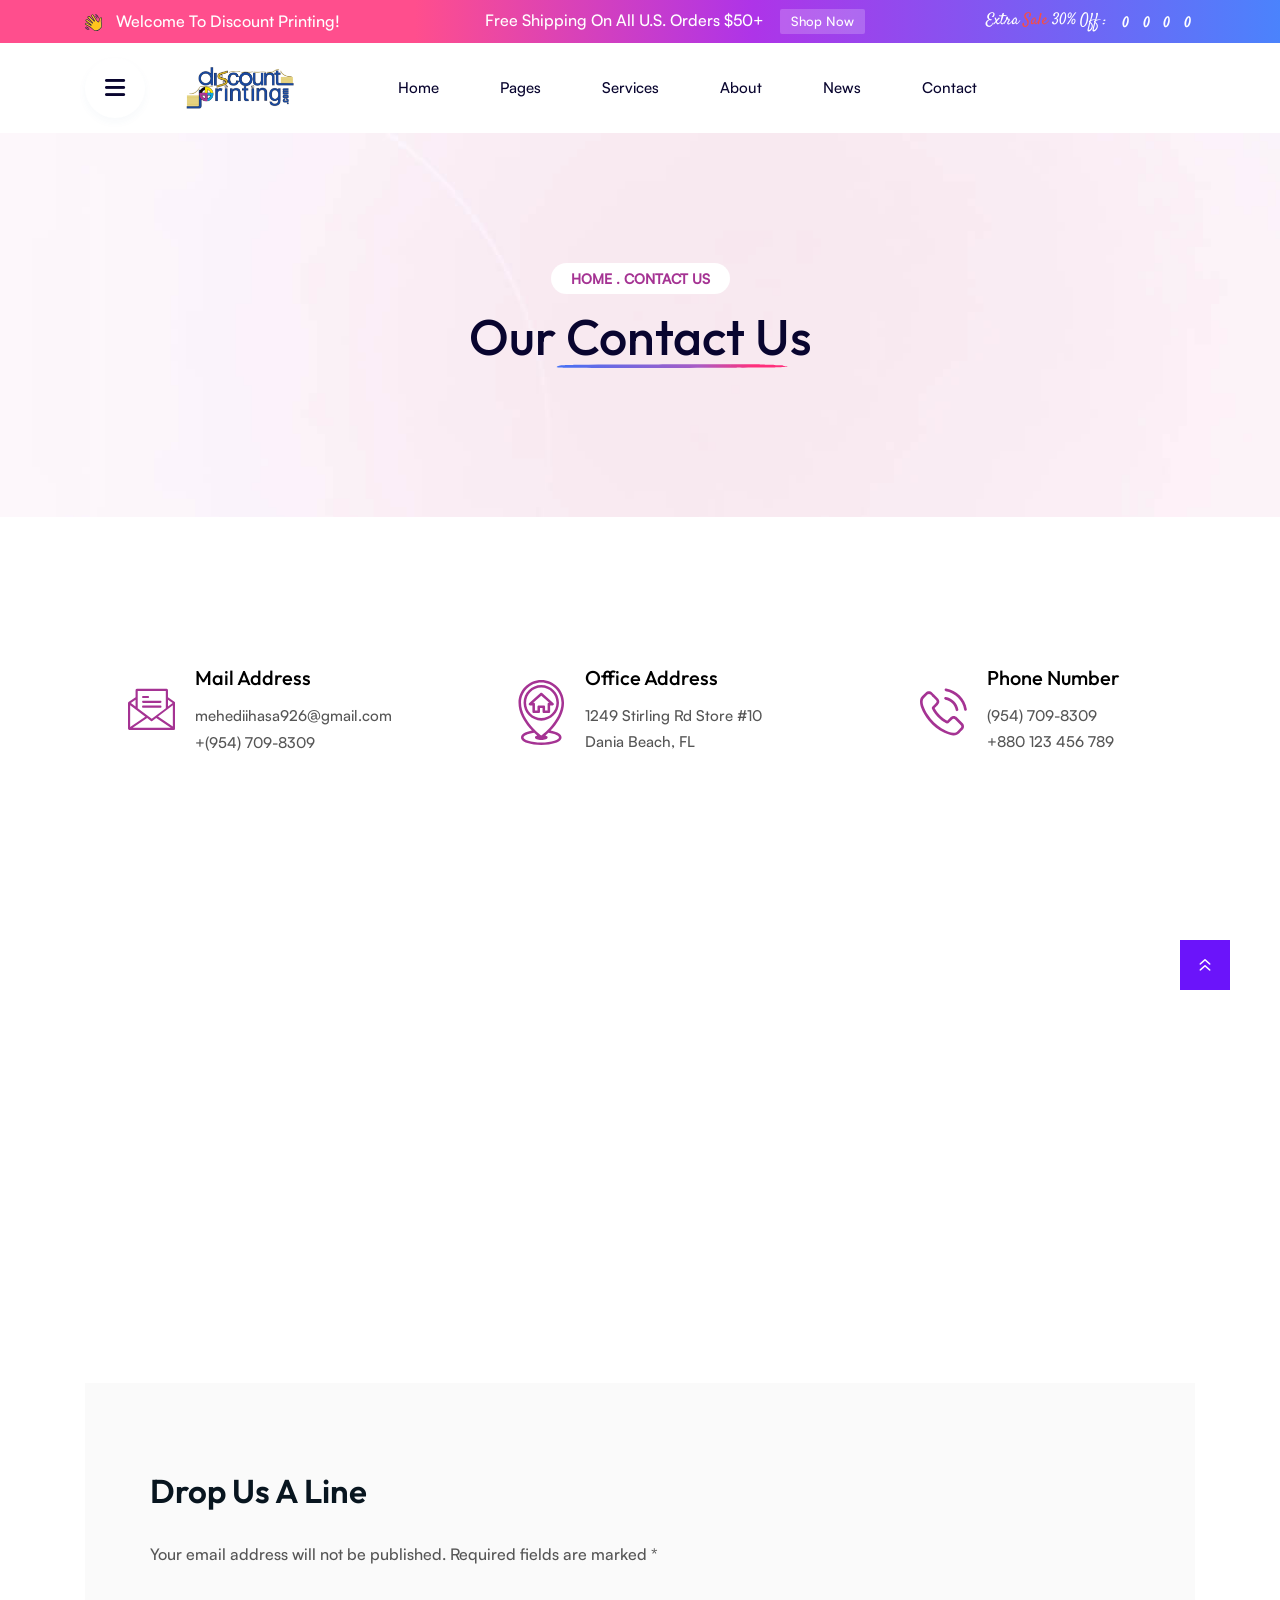
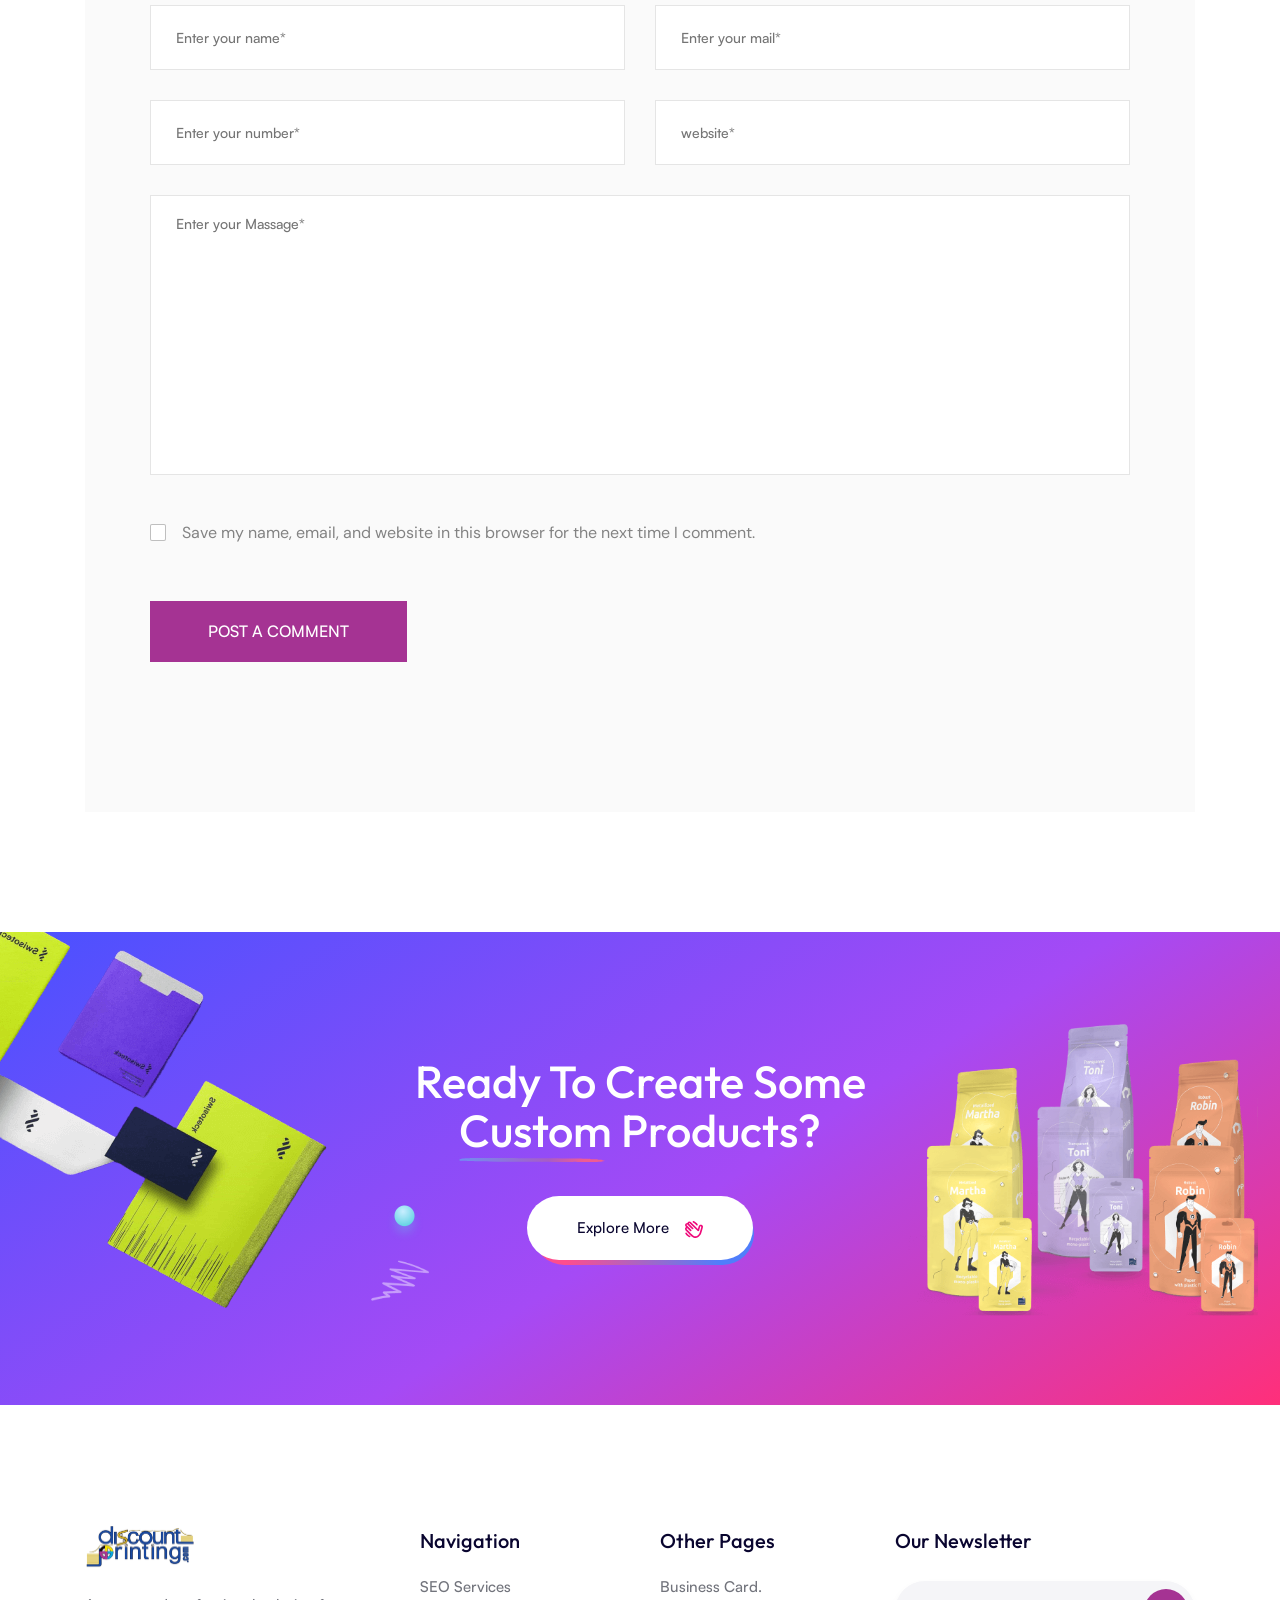
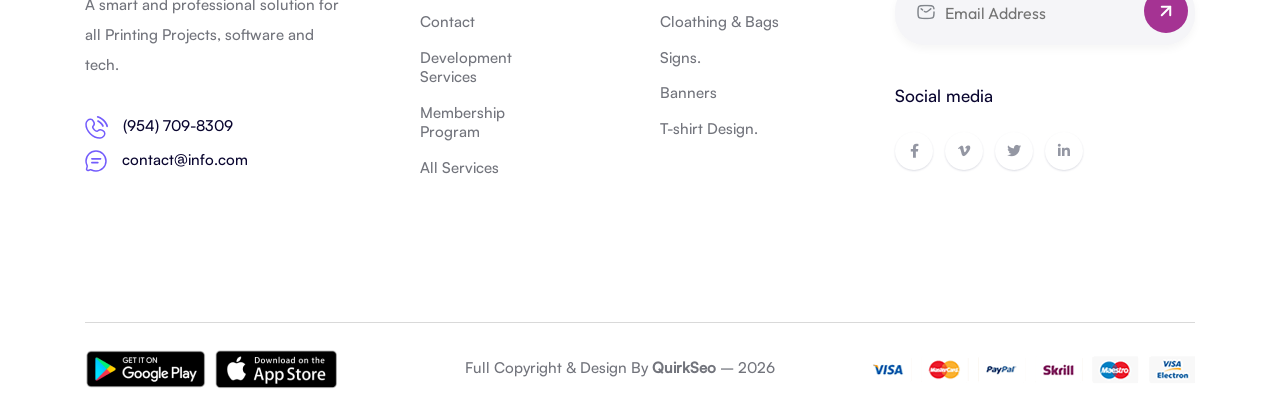
<file: contact.html>
<!doctype html>
<html class="no-js" lang="zxx">

<head>
    <meta charset="utf-8">
    <meta http-equiv="x-ua-compatible" content="ie=edge">
    <title>Discount Printing</title>
    <meta name="description" content="">
    <meta name="viewport" content="width=device-width, initial-scale=1">


    <!-- Place favicon.ico in the root directory -->
    <link rel="shortcut icon" type="image/x-icon" href="assets/img/icon/DPI.png">

    <!-- CSS here -->
    <link rel="stylesheet" href="assets/css/bootstrap.min.css">
    <link rel="stylesheet" href="assets/css/animate.css">
    <link rel="stylesheet" href="assets/css/custom-animation.css">
    <link rel="stylesheet" href="assets/css/slick.css">
    <link rel="stylesheet" href="assets/css/flaticon.css">
    <link rel="stylesheet" href="assets/css/nice-select.css">
    <link rel="stylesheet" href="assets/css/flaticon.css">
    <link rel="stylesheet" href="assets/css/satoshi.css">
    <link rel="stylesheet" href="assets/css/swiper-bundle.css">
    <link rel="stylesheet" href="assets/css/meanmenu.css">
    <link rel="stylesheet" href="assets/css/font-awesome-pro.css">
    <link rel="stylesheet" href="assets/css/magnific-popup.css">
    <link rel="stylesheet" href="assets/css/spacing.css">
    <link rel="stylesheet" href="assets/css/style.css">
</head>

<body>

    <!-- preloader -->
    <div id="preloader">
        <div class="preloader">
            <span></span>
            <span></span>
        </div>
    </div>
    <!-- preloader end  -->

    <!-- back-to-top-start  -->
    <button class="scroll-top scroll-to-target" data-target="html">
        <i class="far fa-angle-double-up"></i>
    </button>
    <!-- back-to-top-end  -->

    <!-- tp-offcanvus-area-start -->
    <div class="tpoffcanvas-area">
        <div class="tpoffcanvas">
            <div class="tpoffcanvas__close-btn">
                <button class="close-btn"><i class="fal fa-times"></i></button>
            </div>
            <div class="tpoffcanvas__logo">
                <a href="index.html">
                    <img src="assets/img/logo/white-logo.png" alt="">
                </a>
            </div>
            <div class="tpoffcanvas__title">
                <p>Lorem ipsum dolor sit amet consectetur adipisicing elit. Minima incidunt eaque a cumque, porro maxime
                    autem sed.</p>
            </div>
            <div class="tp-main-menu-mobile d-xl-none"></div>
            <div class="tpoffcanvas__contact-info">
                <div class="tpoffcanvas__contact-title">
                    <h5>Contact us</h5>
                </div>
                <ul>
                    <li>
                        <i class="fa-light fa-location-dot"></i>
                        <a href="https://www.google.com/maps/@23.8223586,90.3661283,15z" target="_blank">Melbone st,
                            Australia, Ny 12099</a>
                    </li>
                    <li>
                        <i class="fas fa-envelope"></i>
                        <a href="mailto:solaredge@gmail.com">themepure@gmail.com</a>
                    </li>
                    <li>
                        <i class="fal fa-phone-alt"></i>
                        <a href="tel:+48555223224">+48 555 223 224</a>
                    </li>
                </ul>
            </div>
            <div class="tpoffcanvas__input">
                <div class="tpoffcanvas__input-title">
                    <h4>Get UPdate</h4>
                </div>
                <form action="#">
                    <div class="p-relative">
                        <input type="text" placeholder="Enter mail">
                        <button>
                            <i class="fas fa-paper-plane"></i>
                        </button>
                    </div>
                </form>
            </div>
            <div class="tpoffcanvas__social">
                <div class="social-icon">
                    <a href="#"><i class="fab fa-twitter"></i></a>
                    <a href="#"><i class="fab fa-instagram"></i></a>
                    <a href="#"><i class="fab fa-facebook-f"></i></a>
                    <a href="#"><i class="fab fa-pinterest-p"></i></a>
                </div>
            </div>
        </div>
    </div>
    <div class="body-overlay"></div>
    <!-- tp-offcanvus-area-end -->

    <header>

        <!-- tp-header-top-area-start -->
         <div class="tp-header-top__area theme-bg tp-header-top__space">
            <div class="container container-large">
                <div class="row align-items-center">
                    <div class="col-xxl-4 col-xl-4 col-lg-6 col-md-6 col-sm-6">
                        <div class="tp-header-top__left-box text-center text-md-start">
                            <svg width="17" height="18" viewBox="0 0 17 18" fill="none"
                                xmlns="http://www.w3.org/2000/svg">
                                <path
                                    d="M1.5247 9.13256L5.7097 11.2701C5.83345 11.3319 6.10345 11.4838 6.25532 11.2363C6.39595 11.0057 6.1597 10.8201 6.0472 10.7357L1.17595 7.00631C0.821572 6.72506 0.742822 6.17944 1.01282 5.80819C1.28282 5.42006 1.84532 5.30756 2.22782 5.57194L7.17782 9.12131C7.26782 9.18881 7.51532 9.36881 7.69532 9.16068C7.87532 8.96381 7.67845 8.73881 7.5997 8.65443L3.00407 3.80569C2.6722 3.44006 2.6947 2.83256 3.13907 2.42194C3.49345 2.09569 4.11782 2.08444 4.45532 2.43319L8.9722 7.13568C9.0397 7.20318 9.24782 7.41693 9.46157 7.25943C9.68095 7.09068 9.52344 6.84318 9.48407 6.74756L6.6772 2.09006C6.48595 1.79194 6.48032 1.17881 6.99782 0.869437C7.5322 0.554437 8.04407 0.869437 8.24095 1.20131L11.3628 6.21881C11.8072 6.96131 12.5047 7.58568 13.1234 7.87818C13.6016 8.10318 13.9728 7.81631 14.0347 7.31568C14.1303 6.53944 14.2822 5.57756 14.5522 4.76756C14.8334 3.91819 15.8234 3.49631 16.6672 3.92381L16.3803 5.05444C16.0934 6.20193 16.0597 7.40568 16.2566 8.57568C16.4253 9.55443 16.5941 10.8144 16.5716 11.9338C16.5434 13.6213 15.4072 14.3582 14.3891 15.2751C9.99595 19.2632 6.80095 13.8407 5.24282 13.0701L0.714697 10.5557C0.332197 10.3363 0.247822 9.82443 0.472822 9.45318C0.692197 9.09318 1.1422 8.93568 1.5247 9.13256Z"
                                    fill="#FFC41C" />
                                <path
                                    d="M15.3509 3.9013C15.4859 3.92943 15.6153 3.9688 15.7447 4.03068L15.4578 5.1613C15.1709 6.3088 15.1372 7.51255 15.3341 8.68255C15.5028 9.6613 15.6716 10.9213 15.6491 12.0407C15.6209 13.7282 14.4847 14.4651 13.4666 15.3819C12.6341 16.1357 11.8466 16.5519 11.1041 16.7263C12.1053 16.7432 13.2022 16.3551 14.3834 15.2807C15.4016 14.3638 16.5322 13.6269 16.5659 11.9394C16.5884 10.8144 16.4197 9.55443 16.2509 8.5813C16.0484 7.4113 16.0878 6.20755 16.3747 5.06005L16.6616 3.92943C16.2284 3.71005 15.7503 3.7213 15.3509 3.9013Z"
                                    fill="#F2C34E" />
                                <path
                                    d="M15.3397 8.12567C15.5085 9.10442 15.6772 10.3644 15.6547 11.4838C15.6266 13.1713 14.4903 13.9082 13.4722 14.825C11.7172 16.4169 10.1535 16.5069 8.80908 15.995C10.3391 16.9232 12.2178 17.255 14.3891 15.2807C15.4072 14.3638 16.5378 13.6269 16.5716 11.9394C16.5941 10.8144 16.4253 9.55442 16.2566 8.5813C16.0597 7.4113 15.1372 6.95567 15.3397 8.12567Z"
                                    fill="#F2C34E" />
                                <path
                                    d="M3.53285 2.53444L8.5391 7.69256C8.6066 7.76006 8.81472 7.97381 9.02847 7.81631C9.24785 7.64756 9.09035 7.40006 9.05097 7.30444L8.8316 6.93881L4.45535 2.43881C4.14597 2.11819 3.60597 2.10131 3.24597 2.34319C3.35285 2.38819 3.44847 2.45006 3.53285 2.53444Z"
                                    fill="#F2C34E" />
                                <path
                                    d="M1.26033 5.70693L6.75033 9.63881C6.85158 9.71193 7.1272 9.90881 7.32408 9.67818C7.49845 9.49256 7.35783 9.27881 7.2622 9.16631L2.27845 5.59443C1.94658 5.36381 1.47408 5.39756 1.14783 5.64506C1.1872 5.66756 1.22658 5.68443 1.26033 5.70693Z"
                                    fill="#F2C34E" />
                                <path
                                    d="M7.31845 1.30256L10.4403 6.32006C10.8847 7.06256 11.5822 7.68694 12.201 7.97944C12.5328 8.13694 12.8141 8.03569 12.9772 7.79381C12.3978 7.47881 11.7791 6.90506 11.3628 6.21881L8.24095 1.20131C8.04408 0.869437 7.5322 0.554437 6.99783 0.869437C6.96408 0.886312 6.94158 0.908812 6.91345 0.931312C7.08783 1.02694 7.23408 1.16194 7.31845 1.30256Z"
                                    fill="#F2C34E" />
                                <path
                                    d="M5.3947 11.7932C5.53533 11.8663 5.85595 12.0407 6.03032 11.7538C6.09783 11.6413 6.08095 11.5457 6.04157 11.4613L1.57532 9.17758C1.22095 8.99758 0.8272 9.07633 0.551575 9.3182L5.3947 11.7932Z"
                                    fill="#F2C34E" />
                                <path
                                    d="M11.1828 17.0132C9.15784 17.0132 7.50972 15.4494 6.36222 14.3638C5.86722 13.8913 5.43409 13.4863 5.11909 13.3288L0.579721 10.8088C0.343471 10.6738 0.174721 10.4544 0.107221 10.1844C0.0284707 9.89193 0.0790957 9.57694 0.230971 9.31256C0.529096 8.80631 1.1366 8.62068 1.64847 8.87943L5.83347 11.0169C5.87847 11.0394 5.98534 11.0901 6.01909 11.0901C6.00222 11.0732 5.95722 11.0282 5.87284 10.9607L1.0016 7.23131C0.523471 6.84881 0.427846 6.14006 0.776596 5.64506C0.950971 5.39756 1.2266 5.21756 1.5416 5.16693C1.84535 5.11068 2.14347 5.17818 2.37972 5.34693L7.33534 8.89631C7.43659 8.97506 7.47597 8.98068 7.48722 8.98068C7.48159 8.97506 7.47034 8.93006 7.39722 8.85131L2.79597 4.00256C2.34597 3.49631 2.40785 2.71443 2.94222 2.21943C3.42035 1.78631 4.2191 1.79756 4.65222 2.24193L9.16909 6.94443C9.24784 7.02318 9.28159 7.03443 9.29847 7.04006C9.29284 7.01193 9.25347 6.93318 9.24222 6.90506L6.42972 2.24193C6.27784 2.01131 6.22722 1.67381 6.30034 1.37006C6.37347 1.06068 6.56472 0.807559 6.84597 0.638809C7.48159 0.261934 8.17347 0.560059 8.47722 1.06631L11.5935 6.08381C11.9872 6.74193 12.6341 7.34943 13.236 7.64193C13.3203 7.68131 13.4497 7.71506 13.551 7.65881C13.6522 7.60256 13.7253 7.47318 13.7478 7.29318C13.8378 6.59568 13.9841 5.56068 14.2766 4.69443C14.4341 4.21068 14.7997 3.82256 15.2778 3.62568C15.7616 3.42881 16.3128 3.45131 16.791 3.68756C16.9091 3.74943 16.971 3.87881 16.9372 4.00818L16.6503 5.13881C16.3747 6.24131 16.3353 7.38881 16.5322 8.54193C16.7628 9.86381 16.8697 11.0113 16.8528 11.9563C16.8247 13.5482 15.8853 14.3638 14.9741 15.1569C14.8447 15.2694 14.7097 15.3876 14.5803 15.5057C13.3653 16.5969 12.2235 17.0132 11.1828 17.0132ZM1.17035 9.32943C0.990346 9.32943 0.821596 9.42506 0.720346 9.59944V9.60506C0.641596 9.73444 0.619096 9.89756 0.652846 10.0438C0.675346 10.1282 0.731596 10.2463 0.855346 10.3194L5.37784 12.8338C5.76034 13.0194 6.21597 13.4526 6.74472 13.9588C8.53909 15.6576 10.9916 17.9863 14.1978 15.0782C14.3328 14.9544 14.4678 14.8419 14.6028 14.7238C15.4916 13.9476 16.2622 13.2838 16.2903 11.9394C16.3072 11.0338 16.2003 9.92006 15.981 8.63193C15.7672 7.40006 15.8122 6.17381 16.1047 4.99256L16.3297 4.09818C16.0541 4.01381 15.7616 4.02506 15.4916 4.13756C15.1653 4.27256 14.9178 4.53693 14.811 4.86318C14.5353 5.69006 14.3891 6.68006 14.3047 7.35506C14.2597 7.70943 14.0853 7.99631 13.8266 8.14256C13.5847 8.27756 13.2866 8.27756 12.9997 8.14256C12.291 7.80506 11.571 7.12443 11.121 6.37068L7.99909 1.35318C7.90909 1.20693 7.56597 0.858184 7.13847 1.11693C6.98659 1.20693 6.89097 1.33631 6.85159 1.49381C6.80659 1.67381 6.85159 1.84818 6.90784 1.93818L9.72034 6.60131C9.96784 7.09068 9.80472 7.34381 9.63034 7.47881C9.47847 7.59131 9.16909 7.72631 8.77534 7.33818L4.25285 2.63006C4.02785 2.40506 3.57785 2.40506 3.33035 2.63006C2.98722 2.95068 2.99847 3.38381 3.21222 3.62006L7.80222 8.45756C8.14534 8.81756 8.07784 9.15506 7.89784 9.35193C7.81909 9.44193 7.50972 9.72881 7.00347 9.34631L2.05347 5.80256C1.94097 5.72381 1.79472 5.69006 1.63722 5.71818C1.4741 5.74631 1.32785 5.83631 1.23785 5.96568C1.05785 6.21881 1.10847 6.59568 1.34472 6.78693L6.21034 10.5107C6.66034 10.8651 6.60972 11.1801 6.48597 11.3769C6.35659 11.5907 6.09222 11.7876 5.58034 11.5176L1.38972 9.37443C1.32222 9.34631 1.2491 9.32943 1.17035 9.32943Z"
                                    fill="#04212F" />
                                <path
                                    d="M3.93785 15.9726C2.29535 15.9726 0.77097 15.0388 0.0284694 13.5594C-0.0390306 13.4244 0.0172194 13.2557 0.157844 13.1826C0.298469 13.1151 0.46722 13.1713 0.53472 13.3063C1.19847 14.6226 2.5766 15.4494 4.05035 15.4044C4.20785 15.4101 4.33722 15.5226 4.33722 15.6801C4.34285 15.8376 4.2191 15.9669 4.0616 15.9669C4.02222 15.9726 3.98285 15.9726 3.93785 15.9726Z"
                                    fill="#04212F" />
                                <path
                                    d="M3.9097 14.5776C3.89845 14.5776 3.89282 14.5776 3.88157 14.5776C2.80157 14.4707 1.8397 13.8407 1.31657 12.8901C1.24345 12.7551 1.28845 12.5807 1.42907 12.5076C1.56407 12.4345 1.73845 12.4795 1.81157 12.6201C2.2447 13.4076 3.04345 13.9307 3.93782 14.0207C4.0897 14.0376 4.20782 14.1726 4.19095 14.3301C4.17407 14.4707 4.05032 14.5776 3.9097 14.5776Z"
                                    fill="#04212F" />
                                <path
                                    d="M13.3653 4.34007C13.2247 4.34007 13.1009 4.23319 13.0841 4.08694C12.9266 2.62445 11.9197 1.37007 10.5247 0.891946C10.3784 0.841321 10.2997 0.683821 10.3503 0.537571C10.4009 0.391321 10.5584 0.312571 10.7047 0.363196C12.3022 0.908821 13.4553 2.34882 13.6409 4.03069C13.6578 4.18257 13.5453 4.32319 13.3934 4.34007C13.3878 4.34007 13.3766 4.34007 13.3653 4.34007Z"
                                    fill="#04212F" />
                                <path
                                    d="M11.9985 4.62131C11.8635 4.62131 11.7397 4.52006 11.7228 4.37944C11.5878 3.49069 11.0253 2.72006 10.2153 2.32631C10.0747 2.25881 10.0185 2.09006 10.086 1.94944C10.1535 1.80881 10.3222 1.75256 10.4628 1.82006C11.436 2.29819 12.1166 3.22069 12.2797 4.29506C12.3022 4.44694 12.1953 4.59319 12.0435 4.61569C12.0266 4.61569 12.0153 4.62131 11.9985 4.62131Z"
                                    fill="#04212F" />
                            </svg>
                            <span>Welcome to Discount Printing!</span>
                        </div>
                    </div>
                    <div class="col-xxl-4 col-xl-5 d-none d-xl-block">
                        <div class="tp-header-top__shop-box text-xl-start text-end">
                            <span>Free shipping on all U.S. orders $50+</span>
                            <a href="https://discount-printing.net/">Shop Now</a>
                        </div>
                    </div>
                    <div class="col-xxl-4 col-xl-3 col-lg-6 col-md-6  col-sm-6 d-none d-sm-block">
                        <div class="tp-header-top__right-box d-flex align-items-center justify-content-end">
                            <span class="mr-10">Extra <i>sale</i> 30% off :</span>
                            <div class="tp-header-top__countdown" data-countdown data-date="Sep 30 2024 20:20:22">
                                <ul>
                                    <li><span data-days>0</span></li>
                                    <li><span data-hours>0</span></li>
                                    <li><span data-minutes>0</span></li>
                                    <li><span data-seconds>0</span></li>
                                </ul>
                            </div>
                        </div>
                    </div>
                </div>
            </div>
        </div>
        <!-- tp-header-top-area-end -->

        <!-- tp-header-area-start -->
        <div id="header-sticky" class="tp-header__area">
            <div class="container container-large">
                <div class="row align-items-center">
                    <div class="col-xl-3 col-lg-6 col-md-6 col-sm-6 col-6">
                        <div class="tp-header__left-box d-flex align-items-center">
                            <div class="tp-header__bar d-none d-xl-block">
                                <button class="tp-menu-bar">
                                    <i class="fa-solid fa-bars"></i>
                                </button>
                            </div>
                            <div class="tp-header__logo">
                                <a href="index.html">
                                    <img src="assets/img/logo/DPW.webp" alt="">
                                </a>
                            </div>
                        </div>
                    </div>
                    <div class="col-xl-7 d-none d-xl-block">
                        <div class="tp-header__main-menu">
                            <nav class="tp-main-menu-content">
                                <ul>
                                    <li class="has-dropdown">
                                        <a href="index-2.html">Home</a>
                                    </li>
                                    <li class="has-dropdown">
                                        <a href="#">pages</a>
                                        <ul class="submenu tp-submenu">
                                            <li><a href="project.html">project</a></li>
                                            <!-- <li><a href="project-details.html">project details</a></li> -->
                                            <li><a href="faq.html">faq</a></li>
                                        </ul>
                                    </li>
                                    <li class="has-dropdown">
                                        <a href="service.html">services</a>
                                        <ul class="submenu tp-submenu">
                                            <li><a href="service.html">service</a></li>
                                            <!-- <li><a href="service-details.html">service details</a></li> -->
                                        </ul>
                                    </li>
                                    <li>
                                        <a href="about-us.html">about</a>
                                    </li>
                                    <li class="has-dropdown">
                                        <a href="blog.html">news</a>
                                        <ul class="submenu tp-submenu">
                                            <li><a href="blog.html">blog</a></li>
                                            <!-- <li><a href="blog-details.html">blog details</a></li> -->
                                        </ul>
                                    </li>
                                    <li>
                                        <a href="contact.html">contact</a>
                                    </li>
                                </ul>
                            </nav>
                        </div>
                    </div>
                    <div class="col-xl-2 col-lg-6 col-md-6 col-sm-6 col-6">
                        <div class="tp-header__right-box d-flex align-items-center justify-content-end">
                            <ul class="d-none d-sm-block">

                                <li>
                                    <div class="tp-header__chat-box d-none d-xxl-block">
                                        <a href="contact.html">
                                            <strong>Let,s Talk</strong>
                                            <button onclick="llamarAhora('+19547098309')">(954) 709-8309</button>
                                            <span>
                                                <svg width="23" height="23" viewBox="0 0 23 23" fill="none"
                                                    xmlns="http://www.w3.org/2000/svg">
                                                    <g clip-path="url(#clip0_37_410)">
                                                        <path
                                                            d="M21.5648 16.6095C23.7874 13.4911 23.4476 9.21882 20.4119 6.43587C19.0249 5.16435 17.2566 4.37279 15.3465 4.15172C15.3346 4.13708 15.3224 4.12257 15.3091 4.10869C13.6474 2.38257 11.26 1.39258 8.75923 1.39258C4.00025 1.39258 0 4.9384 0 9.47852C0 11.0703 0.494455 12.5963 1.43373 13.9141L0.121604 18.0338C0.039127 18.2927 0.120256 18.5757 0.327301 18.7517C0.534705 18.928 0.827281 18.9618 1.06901 18.8389L5.05928 16.8099C5.87875 17.1628 6.74772 17.3943 7.64759 17.4996C9.38346 19.3251 11.7837 20.2598 14.2393 20.2598C15.5158 20.2598 16.7877 19.9996 17.9391 19.5052L21.9296 21.5342C22.0262 21.5834 22.1308 21.6074 22.2348 21.6074C22.6895 21.6074 23.0155 21.1643 22.877 20.7291L21.5648 16.6095ZM5.33124 15.4541C5.14252 15.3644 4.92299 15.3674 4.73679 15.4621L1.89472 16.9072L2.8228 13.9933C2.89036 13.7812 2.84881 13.5494 2.71171 13.374C1.81929 12.2316 1.34757 10.8846 1.34757 9.47852C1.34757 5.76303 4.67241 2.74023 8.75923 2.74023C10.405 2.74023 11.9893 3.23882 13.2745 4.13668C8.94637 4.57188 5.48011 7.95243 5.48011 12.1738C5.48011 13.4868 5.81666 14.7508 6.45119 15.8833C6.06701 15.7689 5.69286 15.6258 5.33124 15.4541ZM18.2618 18.1574C18.0783 18.0641 17.8586 18.0585 17.6673 18.1494C16.6168 18.6484 15.4315 18.9121 14.2393 18.9121C10.1525 18.9121 6.82768 15.8893 6.82768 12.1738C6.82768 8.45834 10.1525 5.43555 14.2393 5.43555C18.3262 5.43555 21.651 8.45834 21.651 12.1738C21.651 13.5799 21.1793 14.9269 20.2868 16.0692C20.1498 16.2446 20.1082 16.4764 20.1757 16.6886L21.1038 19.6025L18.2618 18.1574Z"
                                                            fill="white" />
                                                        <path
                                                            d="M11.4993 12.8477C11.8714 12.8477 12.1731 12.546 12.1731 12.1738C12.1731 11.8017 11.8714 11.5 11.4993 11.5C11.1271 11.5 10.8254 11.8017 10.8254 12.1738C10.8254 12.546 11.1271 12.8477 11.4993 12.8477Z"
                                                            fill="white" />
                                                        <path
                                                            d="M14.1943 12.8477C14.5665 12.8477 14.8682 12.546 14.8682 12.1738C14.8682 11.8017 14.5665 11.5 14.1943 11.5C13.8222 11.5 13.5205 11.8017 13.5205 12.1738C13.5205 12.546 13.8222 12.8477 14.1943 12.8477Z"
                                                            fill="white" />
                                                        <path
                                                            d="M16.8896 12.8477C17.2618 12.8477 17.5635 12.546 17.5635 12.1738C17.5635 11.8017 17.2618 11.5 16.8896 11.5C16.5175 11.5 16.2158 11.8017 16.2158 12.1738C16.2158 12.546 16.5175 12.8477 16.8896 12.8477Z"
                                                            fill="white" />
                                                    </g>
                                                    <defs>
                                                        <clipPath id="clip0_37_410">
                                                            <rect width="23" height="23" fill="white" />
                                                        </clipPath>
                                                    </defs>
                                                </svg>
                                            </span>
                                        </a>
                                    </div>
                                </li>
                            </ul>
                            <div class="tp-header-2__bar d-xl-none">
                                <button class="tp-menu-bar">
                                    <i class="fa-solid fa-bars"></i>
                                </button>
                            </div>
                        </div>
                    </div>
                </div>
            </div>
        </div>
        <!-- tp-header-area-end -->

    </header>




    <main>

        <!-- breadcrumb-area-start -->
        <div class="tp-breadcrumb__area fix tp-breadcrumb-height" data-background="assets/img/breadcrumb/breadcrumb.png">
            <div class="container">
                <div class="row">
                    <div class="col-12">
                        <div class="tp-breadcrumb__content text-center z-index-5">
                            <div class="tp-breadcrumb__list">
                               <span><a href="index.html">Home </a></span> 
                               <span class="dvdr">.</span>
                               <span>Contact us</span>
                            </div>
                            <h3 class="tp-breadcrumb__title">Our<span class="p-relative z-index-5">
                                Contact
                                <span class="tp-title-shape">
                                    <svg width="233" height="5" viewBox="0 0 233 5" fill="none" xmlns="http://www.w3.org/2000/svg">
                                        <path d="M229.237 2.64045C229.948 2.63606 231.134 2.60076 231.845 2.6523C230.66 2.65963 229.474 2.69493 228.526 2.70079C228.052 2.75967 229.238 2.78031 229.712 2.80535C230.661 2.79949 231.609 2.79363 232.321 2.84517C231.61 2.87754 230.661 2.8834 229.713 2.88927C228.764 2.89513 227.579 2.87449 226.868 2.93483C227.579 2.9584 227.579 2.9584 227.579 3.01434C225.92 3.05258 225.921 3.2204 223.312 3.18058C222.364 3.18645 221.415 3.19231 220.467 3.19817C219.282 3.31739 217.86 3.43807 214.777 3.40118C213.829 3.43501 212.88 3.44088 211.932 3.41877C209.324 3.49083 206.715 3.47899 204.107 3.52308C203.87 3.55252 203.633 3.55398 203.396 3.52748C202.448 3.53334 201.499 3.5392 200.551 3.54507L200.314 3.54653L200.076 3.548C199.128 3.55386 198.417 3.58623 197.468 3.56412C194.149 3.58464 190.592 3.60663 187.272 3.65512C185.138 3.66831 183.478 3.6506 182.292 3.57401L182.055 3.57548L181.818 3.57694C181.107 3.63728 181.345 3.71973 178.974 3.73439C176.602 3.72108 174.231 3.73573 171.623 3.75186C169.963 3.73415 168.303 3.80035 166.644 3.78264C160.715 3.79131 154.788 3.82795 148.86 3.83662C143.643 3.86887 138.426 3.87314 133.21 3.87742C131.313 3.94509 129.416 3.90087 127.756 3.91113C118.271 3.94179 108.55 4.00188 99.0646 3.9766C94.7964 3.97501 90.5285 4.02936 86.2601 3.9998C82.4663 4.02326 78.9094 4.01727 75.1154 4.01275C66.3418 4.01104 57.5683 4.00933 49.0315 3.95021C45.4748 3.97219 42.155 3.96474 39.072 3.89988C34.0926 3.93066 29.3498 3.87606 24.8441 3.82C24.1328 3.82439 23.6584 3.79935 23.1842 3.80229C21.2874 3.84198 19.8644 3.79483 18.2042 3.74915C17.0187 3.75648 16.07 3.73437 15.3585 3.7108C14.647 3.68722 13.9357 3.69162 13.2241 3.66805C12.5125 3.6165 11.3269 3.62383 10.1413 3.63116C8.24405 3.58694 5.87274 3.57363 5.39765 3.4367C1.84077 3.43071 0.891628 3.32469 1.12788 3.18337C-0.295844 3.02433 -0.0597648 2.85504 1.12477 2.67988C1.12425 2.59597 1.12373 2.51205 1.12321 2.42814L1.12304 2.40017C0.647594 2.2073 3.2548 2.02334 2.54243 1.85991C2.30444 1.72152 3.72644 1.60084 4.6742 1.48309C4.67403 1.45512 4.67368 1.39918 5.62198 1.36534C5.85891 1.33591 6.5701 1.30354 7.51838 1.2697C8.70326 1.15049 10.1254 1.05778 12.4964 1.01515C12.9702 0.956276 13.9189 0.978385 14.6302 0.973987C15.3414 0.941619 16.0526 0.90925 16.7637 0.876881C17.4749 0.844513 18.1862 0.840116 18.8976 0.835718C21.7426 0.762187 24.5878 0.716626 27.6703 0.697572C28.8559 0.690243 29.8043 0.68438 30.9899 0.677052C31.4641 0.67412 32.1754 0.669723 32.6495 0.63882C39.0516 0.599246 45.6908 0.558205 52.0931 0.546602C55.4127 0.526082 58.7321 0.47759 62.0522 0.540985C64.8975 0.523396 68.2168 0.446933 71.2998 0.511793C72.0111 0.507395 72.7225 0.502998 73.1967 0.500067C75.3306 0.458904 77.2275 0.447178 79.3617 0.461958C84.5782 0.429712 89.7949 0.425438 94.7744 0.422629C96.4342 0.412369 98.331 0.372671 99.754 0.41982C100.703 0.441929 101.651 0.436066 102.599 0.402231C105.682 0.383177 108.764 0.364122 111.847 0.373039C112.321 0.370108 112.795 0.367177 113.27 0.364245C114.455 0.384888 115.878 0.348122 117.064 0.368765C118.723 0.358505 120.62 0.346779 122.28 0.336519C123.703 0.327725 125.363 0.317465 126.548 0.338107C127.497 0.332244 128.445 0.326382 129.394 0.320519C131.291 0.308793 133.425 0.26763 135.322 0.311847C138.879 0.289861 142.435 0.295847 145.755 0.275326C151.446 0.240149 157.137 0.260915 162.828 0.253709C164.725 0.241983 166.384 0.231723 168.282 0.247968C166.622 0.258229 164.725 0.269954 163.065 0.280214C164.725 0.241983 166.622 0.230257 168.282 0.247968C171.364 0.228914 174.209 0.211325 177.055 0.24968C178.241 0.242351 179.426 0.235022 180.612 0.255665C180.849 0.254199 181.086 0.252734 181.323 0.251268C183.932 0.235145 186.54 0.246993 189.149 0.286814C191.52 0.272156 193.654 0.314908 195.788 0.329688C196.974 0.322359 198.159 0.31503 199.345 0.363645C201.48 0.378425 203.377 0.39467 204.089 0.474188C205.511 0.40945 206.46 0.45953 207.645 0.480173C208.831 0.528788 208.358 0.615634 209.781 0.662782C209.069 0.667179 208.358 0.671577 207.647 0.675974C207.884 0.70248 208.121 0.728985 208.358 0.72752C210.018 0.773202 211.678 0.790914 213.338 0.808625C213.576 0.80716 213.813 0.805694 214.05 0.804228C215.71 0.793968 217.606 0.754271 219.029 0.801419L219.266 0.799954C219.266 0.799954 219.267 0.827925 219.029 0.829391C218.081 0.835254 217.133 0.841117 216.421 0.845514L216.184 0.84698C217.369 0.811679 218.318 0.805817 219.029 0.829391C219.504 0.938345 218.082 0.975111 217.608 1.03399C217.845 1.06049 216.66 1.09579 217.609 1.1179C218.32 1.1135 219.505 1.0782 219.268 1.13561C219.032 1.19302 217.609 1.17384 216.898 1.17824C216.66 1.17971 216.423 1.20914 216.186 1.21061C218.084 1.2828 219.981 1.29904 221.878 1.34326C224.723 1.32567 225.91 1.43023 227.57 1.50388C228.044 1.52892 228.756 1.49655 228.993 1.52306C227.57 1.53186 228.282 1.61137 227.334 1.64521C224.015 1.72167 224.015 1.80558 227.098 1.89842C228.047 1.92052 229.944 1.93677 230.419 2.01775C230.419 2.04572 230.419 2.0737 230.419 2.0737C230.893 2.07076 231.368 2.06783 231.368 2.0958C231.131 2.15321 230.419 2.12964 229.708 2.13404C229.234 2.13697 228.523 2.14137 228.286 2.1708C228.76 2.25179 228.523 2.28122 227.101 2.29002C227.575 2.34303 228.998 2.30626 228.761 2.39164C229.473 2.38725 229.947 2.41229 230.658 2.40789C229.947 2.46823 228.524 2.42108 228.287 2.47849C228.999 2.53003 228.999 2.55801 227.814 2.53736C226.865 2.54323 225.679 2.52258 226.865 2.59917C227.577 2.59477 228.525 2.58891 229.237 2.64045ZM6.81321 2.28107C6.57609 2.28254 6.57612 2.28254 6.57629 2.31051C6.57612 2.28254 6.81321 2.28107 6.81321 2.28107ZM66.5686 2.33128C66.8059 2.35779 66.8057 2.32982 67.0428 2.32835C66.8057 2.32982 66.5686 2.33128 66.5686 2.33128ZM96.2104 2.56764C95.9733 2.56911 95.9733 2.56911 96.2104 2.56764V2.56764ZM76.2909 2.38307C76.2908 2.3551 76.2908 2.3551 76.2909 2.38307V2.38307ZM65.1499 2.98342C64.9128 2.98489 64.9128 2.98489 64.6755 2.95838C64.6755 2.95838 64.4384 2.95985 64.4385 2.98782C64.6757 2.98635 64.9128 2.98489 65.1499 2.98342ZM38.828 2.78249C39.0649 2.75305 38.8278 2.75452 38.828 2.78249V2.78249ZM77.2442 3.16041C77.4814 3.15895 77.4814 3.15895 77.2442 3.16041V3.16041ZM72.5015 3.10581C72.2643 3.10728 72.2645 3.13525 71.7903 3.13818C72.0272 3.10874 72.2643 3.10728 72.5015 3.10581ZM27.4465 2.85284C27.4467 2.88081 27.4467 2.88081 27.4465 2.85284V2.85284ZM174.691 1.3832C174.691 1.3832 174.691 1.35523 174.454 1.38466C174.454 1.38466 174.454 1.38466 174.217 1.38613C174.454 1.38466 174.454 1.38466 174.691 1.3832ZM193.903 2.27145C193.903 2.24348 194.14 2.24201 194.14 2.21404C193.666 2.24494 193.666 2.24494 193.903 2.27145ZM138.421 3.00603C138.421 3.00603 138.184 3.00749 138.184 3.03547C138.421 3.034 138.895 3.03107 139.133 3.0296C138.895 3.0031 138.658 3.00456 138.421 3.00603ZM153.35 1.34728C153.349 1.31931 153.349 1.31931 153.35 1.34728C153.349 1.31931 153.112 1.32078 153.35 1.34728ZM189.393 1.51609C189.63 1.51463 189.63 1.51463 189.393 1.51609C189.63 1.48666 189.867 1.48519 189.867 1.45722C189.63 1.45868 189.393 1.46015 189.156 1.46162C189.393 1.48812 189.393 1.48812 189.393 1.51609ZM186.782 1.0567C186.545 1.08614 186.545 1.08614 186.782 1.0567V1.0567ZM118.269 3.52222C118.269 3.55019 118.269 3.55019 118.032 3.57962C118.269 3.57816 118.506 3.57669 118.743 3.57523C118.506 3.54872 118.506 3.54872 118.269 3.52222ZM166.624 0.677801C166.861 0.676335 166.861 0.676335 167.099 0.674869C167.099 0.674869 166.861 0.676335 166.624 0.677801ZM97.1478 0.771601C96.9107 0.773067 96.9107 0.773067 97.1478 0.771601V0.771601ZM224.734 3.03193C225.682 2.97013 226.394 2.9937 227.342 3.01581C226.631 3.02021 225.682 3.02607 224.734 3.03193ZM127.023 0.391119C127.26 0.389653 127.497 0.388187 127.735 0.414693C127.26 0.389653 127.023 0.391119 127.023 0.391119Z" fill="url(#paint0_linear_720_932)"/>
                                        <defs>
                                        <linearGradient id="paint0_linear_720_932" x1="196.345" y1="-0.373061" x2="24.7083" y2="95.8315" gradientUnits="userSpaceOnUse">
                                        <stop offset="0" stop-color="#FF307C"/>
                                        <stop offset="0.247843" stop-color="#A85CC5"/>
                                        <stop offset="1" stop-color="#3075FF"/>
                                        </linearGradient>
                                        </defs>
                                    </svg>                                        
                                </span>
                                us
                            </span>
                            </h3>
                         </div>
                    </div>
                </div>
            </div>
        </div>
        <!-- breadcrumb-area-end -->

        <!-- contact-area-start -->
        <div class="tp-contact-4__area pt-120 pb-120">
            <div class="container">
                <div class="tp-contact-4__top pb-40">
                    <div class="row">
                        <div class="col-xl-4 col-lg-4 col-md-6 mb-30">
                            <div class="tp-contact-4__item d-flex align-items-center justify-content-start justify-content-sm-center">
                                <div class="tp-contact-4__icon">
                                    <span>
                                        <svg width="64" height="57" viewBox="0 0 64 57" fill="none" xmlns="http://www.w3.org/2000/svg">
                                            <path d="M63.6998 18.3414L54.4316 11.7948V2.23243C54.3387 1.28519 53.609 0.524913 52.6663 0.393555H12.0633C11.1207 0.525054 10.3908 1.28519 10.2979 2.23243V11.7212L0.662001 18.3412C0.280316 18.6183 0.0385768 19.0481 0 19.5181V54.4573C0.125304 55.4163 0.879946 56.1711 1.83888 56.2962H62.8907C63.6998 56.2962 63.994 55.34 63.994 54.4573V19.5182C63.994 19.0769 64.0675 18.6355 63.6998 18.3414ZM54.4316 15.3255L60.7575 19.6652L54.4316 24.4464V15.3255ZM13.2402 3.33581H51.4894V26.7268L32.3647 41.1438L13.24 26.7268V3.33581H13.2402ZM10.2979 15.252V24.5201L3.97201 19.6654L10.2979 15.252ZM2.94226 22.6811L23.5381 38.275L2.94226 52.1772V22.6811ZM6.47302 53.3541L26.0389 40.1876L31.2615 44.1596C31.5571 44.3881 31.9177 44.5169 32.2912 44.5273C32.5855 44.5273 32.7326 44.3802 33.0267 44.1596L38.4698 39.9668L58.2565 53.3541H6.47302ZM61.0518 51.6623L40.8974 38.1279L61.0518 22.6811V51.6623Z" fill="currentcolor"/>
                                            <path d="M20.5961 12.8981H27.2161C28.0287 12.8981 28.6873 12.2395 28.6873 11.427C28.6873 10.6144 28.0287 9.95583 27.2161 9.95583H20.5961C19.7836 9.95583 19.125 10.6144 19.125 11.427C19.125 12.2395 19.7836 12.8981 20.5961 12.8981Z" fill="currentcolor"/>
                                            <path d="M20.5961 19.5182H44.1342C44.9467 19.5182 45.6053 18.8596 45.6053 18.0471C45.6053 17.2346 44.9467 16.576 44.1342 16.576H20.5961C19.7836 16.576 19.125 17.2346 19.125 18.0471C19.125 18.8596 19.7836 19.5182 20.5961 19.5182Z" fill="currentcolor"/>
                                            <path d="M45.6052 24.6674C45.6052 23.8549 44.9466 23.1963 44.1341 23.1963H20.5961C19.7836 23.1963 19.125 23.8549 19.125 24.6674C19.125 25.4799 19.7836 26.1386 20.5961 26.1386H44.1342C44.9466 26.1386 45.6052 25.4799 45.6052 24.6674Z" fill="currentcolor"/>
                                        </svg>
                                    </span>
                                </div>
                                <div class="tp-contact-4__text">
                                    <h6>Mail address</h6>
                                    <a href="mailto:mehediihasa926@gmail.com">mehediihasa926@gmail.com</a> <br>
                                    <span>+(954) 709-8309</span>
                                </div>
                             </div>
                        </div>
                        <div class="col-xl-4 col-lg-4 col-md-6 mb-30">
                            <div class="tp-contact-4__item d-flex align-items-center align-items-center justify-content-start justify-content-sm-center">
                                <div class="tp-contact-4__icon">
                                    <span>
                                        <svg width="46" height="65" viewBox="0 0 46 65" fill="none" xmlns="http://www.w3.org/2000/svg">
                                            <path d="M38.8868 52.6066C37.0927 51.7474 34.7762 51.0528 32.1029 50.5637C32.883 49.7529 33.6807 48.886 34.4804 47.9656C37.6741 44.2894 40.2225 40.5336 42.0549 36.8022C44.3712 32.0851 45.5457 27.3914 45.5457 22.8516C45.5457 10.2512 35.3298 0 22.7728 0C10.2159 0 0 10.2512 0 22.8516C0 27.3914 1.17445 32.0851 3.49082 36.8023C5.32315 40.5337 7.87156 44.2895 11.0653 47.9657C11.8649 48.8861 12.6627 49.7531 13.4428 50.5638C10.7695 51.0529 8.45303 51.7475 6.65891 52.6067C3.24665 54.2407 2.53032 56.1059 2.53032 57.3828C2.53032 58.9997 3.64479 61.2998 8.95365 63.0756C12.6637 64.3166 17.5714 65 22.7728 65C27.9743 65 32.882 64.3166 36.592 63.0756C41.9009 61.2998 43.0154 58.9997 43.0154 57.3828C43.0154 56.1059 42.299 54.2407 38.8868 52.6066ZM2.53032 22.8516C2.53032 11.6512 11.6111 2.53906 22.7728 2.53906C33.9346 2.53906 43.0154 11.6512 43.0154 22.8516C43.0154 32.2773 37.3572 40.7804 32.6106 46.2538C28.5331 50.9557 24.4062 54.2948 22.7728 55.5468C21.1391 54.2944 17.0122 50.9553 12.9351 46.254C8.18848 40.7804 2.53032 32.2773 2.53032 22.8516ZM35.7918 60.667C32.333 61.8238 27.7095 62.4609 22.7728 62.4609C17.8362 62.4609 13.2127 61.8238 9.75386 60.667C6.28973 59.5083 5.06063 58.1736 5.06063 57.3828C5.06063 56.0639 8.35776 53.7926 15.6671 52.7777C16.7496 53.8101 17.7575 54.7088 18.6383 55.4611C17.2962 55.9264 16.4471 56.6145 16.4471 57.3828C16.4471 58.7856 19.2797 59.9219 22.7728 59.9219C26.2659 59.9219 29.0986 58.7856 29.0986 57.3828C29.0986 56.6145 28.2495 55.9264 26.9074 55.4611C27.7882 54.7088 28.7961 53.8101 29.8786 52.7777C37.1879 53.7926 40.4851 56.0639 40.4851 57.3828C40.4851 58.1736 39.256 59.5083 35.7918 60.667Z" fill="currentcolor"/>
                                            <path d="M40.485 22.8516C40.485 13.0513 32.5393 5.07812 22.7728 5.07812C13.0062 5.07812 5.06055 13.0513 5.06055 22.8516C5.06055 32.6518 13.0062 40.625 22.7728 40.625C32.5393 40.625 40.485 32.6518 40.485 22.8516ZM7.59086 22.8516C7.59086 14.4513 14.4015 7.61719 22.7728 7.61719C31.1441 7.61719 37.9547 14.4513 37.9547 22.8516C37.9547 31.2518 31.1441 38.0859 22.7728 38.0859C14.4015 38.0859 7.59086 31.2518 7.59086 22.8516Z" fill="currentcolor"/>
                                            <path d="M24.038 31.7383C24.038 32.4394 24.6044 33.0078 25.3031 33.0078H30.3637C31.0625 33.0078 31.6289 32.4394 31.6289 31.7383V25.3906H34.1592C34.6845 25.3906 35.1551 25.065 35.3418 24.5723C35.5284 24.0796 35.3922 23.5224 34.9997 23.1722L23.6132 13.016C23.1339 12.5884 22.4116 12.5884 21.9322 13.016L10.5458 23.1722C10.1532 23.5224 10.0171 24.0796 10.2037 24.5723C10.3903 25.065 10.8611 25.3906 11.3864 25.3906H13.9167V31.7383C13.9167 32.4394 14.4831 33.0078 15.1818 33.0078H20.2425C20.9412 33.0078 21.5076 32.4394 21.5076 31.7383V27.9297H24.038V31.7383ZM20.2425 25.3906C19.5437 25.3906 18.9773 25.959 18.9773 26.6602V30.4687H16.447V24.1211C16.447 23.4199 15.8806 22.8516 15.1818 22.8516H14.714L22.7728 15.6633L30.8316 22.8516H30.3637C29.665 22.8516 29.0986 23.4199 29.0986 24.1211V30.4687H26.5683V26.6602C26.5683 25.959 26.0019 25.3906 25.3031 25.3906H20.2425Z" fill="currentcolor"/>
                                            </svg>
                                    </span>
                                </div>
                                <div class="tp-contact-4__text">
                                    <h6>Office address</h6>
                                    <a href="mailto:mehediihasa926@gmail.com">1249 Stirling Rd Store #10<br>
                                        Dania Beach, FL</a>
                                </div>
                             </div>
                        </div>
                        <div class="col-xl-4 col-lg-4 col-md-6 mb-30">
                            <div class="tp-contact-4__item d-flex align-items-center align-items-center justify-content-start justify-content-sm-center">
                                <div class="tp-contact-4__icon">
                                    <span>
                                        <svg width="58" height="58" viewBox="0 0 58 58" fill="none" xmlns="http://www.w3.org/2000/svg">
                                            <path d="M45.7084 35.8601C44.5233 34.6261 43.0938 33.9664 41.5788 33.9664C40.076 33.9664 38.6343 34.6139 37.4003 35.8479L33.5394 39.6965C33.2218 39.5255 32.9041 39.3667 32.5987 39.2078C32.1588 38.9879 31.7434 38.7802 31.3891 38.5603C27.7726 36.2633 24.486 33.2699 21.3338 29.3969C19.8066 27.4665 18.7803 25.8415 18.035 24.1921C19.0368 23.2757 19.9654 22.3227 20.8695 21.4064C21.2116 21.0643 21.5537 20.71 21.8958 20.3679C24.4616 17.8021 24.4616 14.4789 21.8958 11.9131L18.5603 8.57765C18.1816 8.19889 17.7906 7.80792 17.4241 7.41695C16.691 6.65944 15.9213 5.8775 15.1271 5.14443C13.942 3.97151 12.5247 3.3484 11.0341 3.3484C9.54355 3.3484 8.10184 3.97151 6.88006 5.14443C6.86784 5.15665 6.86784 5.15665 6.85562 5.16886L2.70155 9.35959C1.13766 10.9235 0.24576 12.8295 0.0502747 15.0409C-0.242954 18.6085 0.807782 21.9318 1.61416 24.1065C3.59345 29.4458 6.55018 34.394 10.9608 39.6965C16.3122 46.0865 22.7511 51.1325 30.1062 54.6878C32.9163 56.0196 36.6672 57.5957 40.8579 57.8645C41.1145 57.8767 41.3833 57.8889 41.6277 57.8889C44.45 57.8889 46.8202 56.8748 48.6774 54.8589C48.6896 54.8345 48.714 54.8222 48.7262 54.7978C49.3616 54.0281 50.0946 53.3317 50.8644 52.5864C51.3897 52.0854 51.9273 51.5601 52.4527 51.0103C53.6622 49.7518 54.2976 48.2857 54.2976 46.7829C54.2976 45.2679 53.65 43.8139 52.416 42.5922L45.7084 35.8601ZM50.0824 48.7255C50.0702 48.7255 50.0702 48.7378 50.0824 48.7255C49.6059 49.2387 49.1172 49.703 48.5918 50.2161C47.7977 50.9736 46.9913 51.7678 46.2338 52.6597C44.9998 53.9792 43.5459 54.6023 41.6399 54.6023C41.4566 54.6023 41.2611 54.6023 41.0779 54.5901C37.4491 54.358 34.077 52.9407 31.5479 51.7311C24.6326 48.3834 18.5603 43.6307 13.5144 37.6073C9.34807 32.5857 6.56239 27.943 4.7175 22.9581C3.58124 19.9158 3.16583 17.5456 3.3491 15.3097C3.47128 13.8802 4.02108 12.6951 5.03516 11.681L9.20145 7.51469C9.80013 6.95267 10.4355 6.64723 11.0586 6.64723C11.8283 6.64723 12.4514 7.1115 12.8424 7.50248C12.8546 7.51469 12.8668 7.52691 12.879 7.53913C13.6243 8.23555 14.333 8.9564 15.0782 9.72613C15.457 10.1171 15.848 10.5081 16.2389 10.9113L19.5744 14.2467C20.8695 15.5418 20.8695 16.7392 19.5744 18.0343C19.2201 18.3886 18.878 18.7429 18.5237 19.085C17.4974 20.1357 16.52 21.1132 15.457 22.0662C15.4326 22.0906 15.4081 22.1028 15.3959 22.1273C14.3452 23.178 14.5407 24.2043 14.7606 24.9007C14.7728 24.9374 14.785 24.974 14.7972 25.0107C15.6647 27.1121 16.8865 29.0914 18.7436 31.4495L18.7558 31.4617C22.1279 35.6158 25.6833 38.8535 29.6053 41.3337C30.1062 41.6514 30.6194 41.908 31.1081 42.1523C31.5479 42.3722 31.9633 42.5799 32.3176 42.7999C32.3665 42.8243 32.4154 42.861 32.4643 42.8854C32.8797 43.0931 33.2706 43.1908 33.6738 43.1908C34.6879 43.1908 35.3232 42.5555 35.5309 42.3478L39.7094 38.1693C40.1249 37.7539 40.7846 37.253 41.5543 37.253C42.3119 37.253 42.935 37.7295 43.3137 38.1449C43.3259 38.1571 43.3259 38.1571 43.3382 38.1693L50.0702 44.9013C51.3286 46.1476 51.3286 47.4304 50.0824 48.7255Z" fill="currentcolor"/>
                                            <path d="M31.2424 13.7702C34.4435 14.3078 37.3514 15.8228 39.6728 18.1442C41.9942 20.4656 43.497 23.3735 44.0468 26.5746C44.1812 27.3809 44.8776 27.943 45.6717 27.943C45.7695 27.943 45.855 27.9307 45.9527 27.9185C46.8569 27.7719 47.4555 26.9167 47.3089 26.0125C46.6492 22.1395 44.8165 18.6085 42.0186 15.8106C39.2207 13.0127 35.6897 11.1801 31.8167 10.5203C30.9126 10.3737 30.0695 10.9724 29.9107 11.8643C29.7519 12.7562 30.3383 13.6236 31.2424 13.7702Z" fill="currentcolor"/>
                                            <path d="M57.7802 25.536C56.6929 19.1583 53.6873 13.3548 49.0689 8.73648C44.4506 4.11813 38.6471 1.11254 32.2694 0.0251462C31.3774 -0.133686 30.5344 0.477207 30.3756 1.36911C30.229 2.27323 30.8276 3.11626 31.7318 3.2751C37.4253 4.24031 42.6179 6.94045 46.7475 11.0579C50.8772 15.1875 53.5651 20.3801 54.5303 26.0736C54.6647 26.88 55.3611 27.442 56.1553 27.442C56.253 27.442 56.3385 27.4298 56.4363 27.4176C57.3282 27.2832 57.9391 26.4279 57.7802 25.536Z" fill="currentcolor"/>
                                            </svg>
                                    </span>
                                </div>
                                <div class="tp-contact-4__text">
                                    <h6>Phone Number</h6>
                                    <a href="tel:+9547098309">(954) 709-8309 <br> +880 123 456 789 </a>
                                </div>
                             </div>
                        </div>
                    </div>
                </div>
                <div class="tp-contact-4__location-box">
                    <div class="row">
                        <div class="col-xl-12">
                            <div class="tp-contact-4__location">
                               <iframe src="https://www.google.com/maps/embed?pb=!1m18!1m12!1m3!1d5069.42625699481!2d-80.14966629382141!3d26.045800802599096!2m3!1f0!2f0!3f0!3m2!1i1024!2i768!4f13.1!3m3!1m2!1s0x88d9aa18b5e37c49%3A0xe43af23b4557418b!2sDiscount%20Printing%20Co!5e0!3m2!1ses-419!2sus!4v1777053911039!5m2!1ses-419!2sus" width="600" height="450" style="border:0;" allowfullscreen="" loading="lazy" referrerpolicy="no-referrer-when-downgrade"></iframe>
                            </div>
                        </div>
                    </div>
                </div>
                <div class="tp-contact-4__form-box">
                    <div class="row">
                        <div class="col-xl-12">
                            <div class="tp-contact-4__contact-form">
                                <h5>Drop Us a Line</h5>
                                <span>Your email address will not be published. Required fields are marked *</span>
                                <div class="row">
                                    <div class="col-xl-6 mb-30">
                                        <div class="tp-contact-4__input-box">
                                            <input type="text" placeholder="Enter your name*">
                                        </div>
                                    </div>
                                    <div class="col-xl-6 mb-30">
                                        <div class="tp-contact-4__input-box">
                                            <input type="text" placeholder="Enter your mail*">
                                        </div>
                                    </div>
                                    <div class="col-xl-6 mb-30">
                                        <div class="tp-contact-4__input-box">
                                            <input type="text" placeholder="Enter your number*">
                                        </div>
                                    </div>
                                    <div class="col-xl-6 mb-30">
                                        <div class="tp-contact-4__input-box">
                                            <input type="text" placeholder="website*">
                                        </div>
                                    </div>
                                    <div class="col-xl-12">
                                        <div class="tp-contact-4__textarea-box">
                                            <textarea placeholder="Enter your Massage*"></textarea>
                                        </div>
                                    </div>
                                    <div class="col-xl-12 col-lg-12">
                                        <div class="tp-contact-4__comment-agree pt-40 pb-55">
                                            <div class="form-check-box">
                                                <input class="form-check-input" type="checkbox" value="" id="flexCheckDefault">
                                                <label class="form-check-label text-theme" for="flexCheckDefault">
                                                    Save my name, email, and website in this browser for the next time I comment.
                                                </label>
                                            </div>
                                        </div>
                                        <div class="tp-contact-4__btn">
                                            <button type="submit" class="tp-btn-square" >post a comment</button>
                                        </div>
                                    </div>
                                </div>
                            </div>
                        </div>
                    </div>
                </div>
            </div>
        </div>
        <!-- contact-area-end -->

        <!-- cta-area-start -->
        <div class="tp-cta-4__area">
            <div class="tp-cta-4__bg fix p-relative">
                <div class="tp-cta-4__shape-1 d-none d-lg-block">
                    <img src="assets/img/cta/cta-4-1.png" alt="">
                </div>
                <div class="tp-cta-4__shape-6 d-none d-xl-block">
                    <img src="assets/img/cta/cta-4-5.png" alt="">
                </div>
                <div class="tp-cta-4__shape-3 d-none d-lg-block">
                    <img src="assets/img/cta/cta-4-3.png" alt="">
                </div>
                <div class="tp-cta-4__shape-4 d-none d-lg-block">
                    <img src="assets/img/cta/cta-4-4.png" alt="">
                </div>
                <div class="container custom-container-3">
                    <div class="row">
                        <div class="col-xl-12">
                            <div class="tp-cta-4__content text-center z-index">
                                <h3 class="tp-cta-4__title">Ready to create some <br>
                                    <span class="p-relative">custom
                                        <span class="tp-title-shape">
                                            <svg width="147" height="4" viewBox="0 0 147 4" fill="none"
                                                xmlns="http://www.w3.org/2000/svg">
                                                <path
                                                    d="M145.048 3.21678C145.499 3.21678 146.249 3.18881 146.7 3.24476C145.949 3.24476 145.198 3.27273 144.598 3.27273C144.298 3.32867 145.048 3.35664 145.349 3.38462C145.949 3.38462 146.55 3.38462 147 3.44056C146.55 3.46853 145.949 3.46853 145.349 3.46853C144.748 3.46853 143.997 3.44056 143.547 3.4965C143.997 3.52448 143.997 3.52448 143.997 3.58042C142.946 3.60839 142.946 3.77622 141.295 3.72028C140.694 3.72028 140.094 3.72028 139.493 3.72028C138.743 3.83217 137.842 3.94406 135.89 3.88811C135.29 3.91608 134.689 3.91608 134.089 3.88811C132.437 3.94406 130.786 3.91608 129.134 3.94406C128.984 3.97203 128.834 3.97203 128.684 3.94406C128.083 3.94406 127.483 3.94406 126.882 3.94406H126.732H126.582C125.981 3.94406 125.531 3.97203 124.93 3.94406C122.829 3.94406 120.577 3.94406 118.475 3.97203C117.124 3.97203 116.073 3.94406 115.322 3.86014H115.172H115.022C114.571 3.91608 114.721 4 113.22 4C111.719 3.97203 110.217 3.97203 108.566 3.97203C107.515 3.94406 106.464 4 105.413 3.97203C101.66 3.94406 97.9066 3.94406 94.1533 3.91608C90.8504 3.91608 87.5474 3.88811 84.2445 3.86014C83.0434 3.91608 81.8424 3.86014 80.7915 3.86014C74.7861 3.83217 68.6307 3.83217 62.6254 3.74825C59.923 3.72028 57.2206 3.74825 54.5182 3.69231C52.1161 3.69231 49.8641 3.66434 47.462 3.63636C41.9071 3.58042 36.3522 3.52448 30.9474 3.41259C28.6954 3.41259 26.5935 3.38462 24.6418 3.3007C21.489 3.3007 18.4864 3.21678 15.6339 3.13287C15.1834 3.13287 14.8832 3.1049 14.5829 3.1049C13.3819 3.13287 12.4811 3.07692 11.4301 3.02098C10.6795 3.02098 10.0789 2.99301 9.62854 2.96504C9.17813 2.93706 8.72774 2.93706 8.27734 2.90909C7.82693 2.85315 7.07628 2.85315 6.32561 2.85315C5.12454 2.7972 3.62323 2.76923 3.32297 2.62937C1.07097 2.6014 0.470444 2.48951 0.620575 2.34965C-0.280228 2.18182 -0.130096 2.01399 0.620575 1.84615C0.620575 1.76224 0.620575 1.67832 0.620575 1.59441V1.56643C0.320297 1.37063 1.97176 1.2028 1.52136 1.03497C1.37123 0.895105 2.27202 0.783217 2.87254 0.671329C2.87254 0.643357 2.87256 0.587413 3.47308 0.559441C3.62323 0.531469 4.07362 0.503497 4.67416 0.475525C5.42482 0.363636 6.32559 0.27972 7.82692 0.251748C8.1272 0.195804 8.72772 0.223776 9.17812 0.223776C9.62852 0.195804 10.0789 0.167832 10.5293 0.13986C10.9797 0.111888 11.4301 0.111888 11.8805 0.111888C13.6821 0.0559441 15.4837 0.027972 17.4354 0.027972C18.1861 0.027972 18.7866 0.027972 19.5373 0.027972C19.8376 0.027972 20.2879 0.027972 20.5882 0C24.6418 0 28.8455 0 32.8991 0.027972C35.001 0.027972 37.1028 0 39.2047 0.0839161C41.0063 0.0839161 43.1081 0.027972 45.0599 0.111888C45.5103 0.111888 45.9607 0.111888 46.2609 0.111888C47.6121 0.0839161 48.8132 0.0839161 50.1644 0.111888C53.4673 0.111888 56.7702 0.13986 59.923 0.167832C60.9739 0.167832 62.175 0.13986 63.0758 0.195804C63.6763 0.223776 64.2769 0.223776 64.8774 0.195804C66.8291 0.195804 68.7808 0.195804 70.7326 0.223776C71.0328 0.223776 71.3331 0.223776 71.6334 0.223776C72.384 0.251748 73.2848 0.223776 74.0355 0.251748C75.0864 0.251748 76.2875 0.251748 77.3384 0.251748C78.2392 0.251748 79.2901 0.251748 80.0408 0.27972C80.6413 0.27972 81.2419 0.27972 81.8424 0.27972C83.0434 0.27972 84.3946 0.251748 85.5957 0.307692C87.8477 0.307692 90.0997 0.335664 92.2015 0.335664C95.8047 0.335664 99.4079 0.391608 103.011 0.41958C104.212 0.41958 105.263 0.41958 106.464 0.447553C105.413 0.447553 104.212 0.447553 103.161 0.447553C104.212 0.41958 105.413 0.41958 106.464 0.447553C108.416 0.447553 110.217 0.447553 112.019 0.503497C112.77 0.503497 113.52 0.503497 114.271 0.531469C114.421 0.531469 114.571 0.531469 114.721 0.531469C116.373 0.531469 118.024 0.559441 119.676 0.615385C121.177 0.615385 122.528 0.671329 123.88 0.699301C124.63 0.699301 125.381 0.699301 126.132 0.755245C127.483 0.783217 128.684 0.811189 129.134 0.895105C130.035 0.839161 130.636 0.895105 131.386 0.923077C132.137 0.979021 131.837 1.06294 132.737 1.11888C132.287 1.11888 131.837 1.11888 131.386 1.11888C131.536 1.14685 131.686 1.17483 131.837 1.17483C132.888 1.23077 133.938 1.25874 134.989 1.28671C135.14 1.28671 135.29 1.28671 135.44 1.28671C136.491 1.28671 137.692 1.25874 138.593 1.31469H138.743C138.743 1.31469 138.743 1.34266 138.593 1.34266C137.992 1.34266 137.392 1.34266 136.941 1.34266H136.791C137.542 1.31469 138.142 1.31469 138.593 1.34266C138.893 1.45455 137.992 1.48252 137.692 1.53846C137.842 1.56643 137.091 1.59441 137.692 1.62238C138.142 1.62238 138.893 1.59441 138.743 1.65035C138.593 1.70629 137.692 1.67832 137.241 1.67832C137.091 1.67832 136.941 1.70629 136.791 1.70629C137.992 1.79021 139.193 1.81818 140.394 1.87413C142.196 1.87413 142.946 1.98601 143.997 2.06993C144.298 2.0979 144.748 2.06993 144.898 2.0979C143.997 2.0979 144.448 2.18182 143.847 2.20979C141.745 2.26573 141.745 2.34965 143.697 2.46154C144.298 2.48951 145.499 2.51748 145.799 2.6014C145.799 2.62937 145.799 2.65734 145.799 2.65734C146.099 2.65734 146.399 2.65734 146.399 2.68531C146.249 2.74126 145.799 2.71329 145.349 2.71329C145.048 2.71329 144.598 2.71329 144.448 2.74126C144.748 2.82518 144.598 2.85315 143.697 2.85315C143.997 2.90909 144.898 2.88112 144.748 2.96504C145.198 2.96504 145.499 2.99301 145.949 2.99301C145.499 3.04895 144.598 2.99301 144.448 3.04895C144.898 3.1049 144.898 3.13287 144.147 3.1049C143.547 3.1049 142.796 3.07692 143.547 3.16084C143.997 3.16084 144.598 3.16084 145.048 3.21678ZM4.22374 1.48252C4.07361 1.48252 4.07361 1.48252 4.07361 1.51049C4.07361 1.48252 4.22374 1.48252 4.22374 1.48252ZM42.0572 1.9021C42.2073 1.93007 42.2073 1.9021 42.3575 1.9021C42.2073 1.9021 42.0572 1.9021 42.0572 1.9021ZM60.8238 2.32168C60.6737 2.32168 60.6737 2.32168 60.8238 2.32168V2.32168ZM48.2126 2.01399C48.2126 1.98601 48.2126 1.98601 48.2126 2.01399V2.01399ZM41.1564 2.54545C41.0063 2.54545 41.0063 2.54545 40.8561 2.51748C40.8561 2.51748 40.706 2.51748 40.706 2.54545C40.8561 2.54545 41.0063 2.54545 41.1564 2.54545ZM24.4917 2.18182C24.6418 2.15385 24.4917 2.15385 24.4917 2.18182V2.18182ZM48.8132 2.7972C48.9633 2.7972 48.9633 2.7972 48.8132 2.7972V2.7972ZM45.8105 2.71329C45.6604 2.71329 45.6604 2.74126 45.3601 2.74126C45.5102 2.71329 45.6604 2.71329 45.8105 2.71329ZM17.2853 2.18182C17.2853 2.20979 17.2853 2.20979 17.2853 2.18182V2.18182ZM110.518 1.62238C110.518 1.62238 110.518 1.59441 110.368 1.62238C110.368 1.62238 110.368 1.62238 110.217 1.62238C110.368 1.62238 110.368 1.62238 110.518 1.62238ZM122.678 2.62937C122.678 2.6014 122.829 2.6014 122.829 2.57343C122.528 2.6014 122.528 2.6014 122.678 2.62937ZM87.5474 3.02098C87.5474 3.02098 87.3973 3.02098 87.3973 3.04895C87.5474 3.04895 87.8477 3.04895 87.9978 3.04895C87.8477 3.02098 87.6976 3.02098 87.5474 3.02098ZM97.0058 1.45455C97.0058 1.42657 97.0058 1.42657 97.0058 1.45455C97.0058 1.42657 96.8557 1.42657 97.0058 1.45455ZM119.826 1.84615C119.976 1.84615 119.976 1.84615 119.826 1.84615C119.976 1.81818 120.126 1.81818 120.126 1.79021C119.976 1.79021 119.826 1.79021 119.676 1.79021C119.826 1.81818 119.826 1.81818 119.826 1.84615ZM118.175 1.37063C118.024 1.3986 118.024 1.3986 118.175 1.37063V1.37063ZM74.7861 3.41259C74.7861 3.44056 74.7861 3.44056 74.636 3.46853C74.7861 3.46853 74.9363 3.46853 75.0864 3.46853C74.9363 3.44056 74.9363 3.44056 74.7861 3.41259ZM105.413 0.867133C105.563 0.867133 105.563 0.867133 105.713 0.867133C105.713 0.867133 105.563 0.867133 105.413 0.867133ZM61.4243 0.531469C61.2742 0.531469 61.2742 0.531469 61.4243 0.531469V0.531469ZM142.196 3.58042C142.796 3.52448 143.247 3.55245 143.847 3.58042C143.397 3.58042 142.796 3.58042 142.196 3.58042ZM80.3411 0.335664C80.4912 0.335664 80.6413 0.335664 80.7915 0.363636C80.4912 0.335664 80.3411 0.335664 80.3411 0.335664Z"
                                                    fill="url(#paint0_linear_122_8)" />
                                                <defs>
                                                    <linearGradient id="paint0_linear_122_8" x1="124.235"
                                                        y1="4.37008e-06" x2="-2.57609" y2="44.3541"
                                                        gradientUnits="userSpaceOnUse">
                                                        <stop offset="0" stop-color="#EF5C92" />
                                                        <stop offset="0.247843" stop-color="#A85CC5" />
                                                        <stop offset="1" stop-color="#6698FB" />
                                                    </linearGradient>
                                                </defs>
                                            </svg>

                                        </span>
                                    </span> products?
                                </h3>
                                <a class="tp-btn-lg" href="about-us.html">Explore More
                                    <i>
                                        <svg width="18" height="17" viewBox="0 0 18 17" fill="none"
                                            xmlns="http://www.w3.org/2000/svg">
                                            <path
                                                d="M17.6742 4.74002C17.3484 4.25133 16.8597 3.92554 16.2896 3.76264C15.0679 3.5183 13.9276 4.25133 13.6018 5.3916L12.8688 7.99794L5.78281 1.07486C4.96833 0.260384 3.66516 0.260384 2.93213 1.07486L2.85068 1.15631C2.60633 1.40065 2.52489 1.645 2.44344 1.97079C1.8733 1.88934 1.22172 2.13369 0.81448 2.54093C-0.081448 3.27396 -0.162896 4.57712 0.570136 5.3916L0.651584 5.47305L1.14027 6.04319C0.977376 6.12463 0.81448 6.20608 0.651584 6.36898C0.244344 6.77622 0 7.26491 0 7.83504C0 8.40518 0.244344 8.89386 0.570136 9.38255C5.04977 13.9436 6.67873 15.4097 7.08597 15.7355C7.9819 16.4685 9.36652 16.9572 10.6697 16.9572C11.4842 16.9572 12.2172 16.7943 12.9502 16.3056C14.3348 15.3282 15.4751 14.0251 16.0452 12.8034C16.2896 12.3961 16.6968 11.1744 17.9186 6.36898C18.0814 5.79884 18 5.22871 17.6742 4.74002ZM14.4163 12.2332C14.0091 13.2106 13.0317 14.2694 11.8914 15.0025C11.0769 15.5726 9.12217 15.2468 8.1448 14.4323C7.819 14.1065 6.19005 12.7219 1.79186 8.16083C1.71041 8.07938 1.62896 7.99794 1.62896 7.83504C1.62896 7.75359 1.71041 7.5907 1.79186 7.50925C1.95475 7.26491 2.28054 7.26491 2.52489 7.50925L5.04977 10.0341C5.21267 10.197 5.45701 10.2785 5.61991 10.2785H5.70136C5.86425 10.2785 6.1086 10.197 6.27149 9.95269C6.59728 9.62689 6.59728 9.13821 6.27149 8.81242L1.79186 4.25133C1.62896 4.08844 1.62896 3.84409 1.79186 3.76264C2.0362 3.5183 2.36199 3.5183 2.60633 3.76264L4.80543 5.88029L7.00453 8.07938C7.16742 8.24228 7.41176 8.32373 7.65611 8.32373C7.90045 8.32373 8.06335 8.24228 8.22624 8.07938C8.55204 7.75359 8.55204 7.26491 8.22624 6.93911L4.0724 2.86672C3.9095 2.70382 3.9095 2.37803 4.0724 2.13369C4.23529 1.97079 4.47964 1.97079 4.64253 2.13369L12.7059 10.0341C12.8688 10.197 13.0317 10.2785 13.276 10.2785C13.5204 10.2785 13.7647 10.197 13.8462 10.1156C14.0091 9.95269 14.009 9.87124 14.0905 9.70834V9.62689L15.1493 5.79884C15.2308 5.47305 15.5566 5.31016 15.8824 5.3916C16.0452 5.3916 16.1267 5.47305 16.2081 5.63595C16.2896 5.79884 16.2896 5.88029 16.2896 6.04319C15.1493 10.3599 14.6606 11.826 14.4163 12.2332ZM8.06335 1.56355C8.30769 1.645 8.47059 1.80789 8.71493 1.88934C8.95928 1.97079 9.12217 2.13369 9.36652 2.29658C9.69231 2.54093 10.0995 2.86672 10.4253 3.19251C10.7511 3.5183 11.0769 3.84409 11.3213 4.25133C11.4842 4.41423 11.7285 4.57712 11.9729 4.57712C12.1357 4.57712 12.2986 4.49568 12.3801 4.41423C12.7873 4.16988 12.8688 3.6812 12.6244 3.27396C12.2986 2.78527 11.9729 2.37803 11.5656 1.97079C11.1584 1.56355 10.7511 1.23776 10.2624 0.911967C10.0181 0.749072 9.77376 0.667624 9.52941 0.504728C9.20362 0.341832 8.95928 0.178936 8.71493 0.0974882C8.30769 -0.146856 7.819 0.0974882 7.65611 0.504728C7.41176 0.911967 7.65611 1.40065 8.06335 1.56355ZM4.96833 14.7581C4.72398 14.6767 4.47964 14.5138 4.31674 14.4323C4.0724 14.2694 3.9095 14.188 3.66516 14.0251C3.25792 13.6993 2.93213 13.3735 2.60633 13.0477C2.28054 12.7219 2.0362 12.3147 1.79186 11.9074C1.54751 11.5816 1.05882 11.4187 0.651584 11.6631C0.325792 11.9074 0.162896 12.3961 0.40724 12.8034C0.733032 13.2921 1.05882 13.7807 1.46606 14.188C1.8733 14.5952 2.28054 15.0025 2.76923 15.3282L3.50226 15.8169C3.50226 15.8169 3.99095 16.0613 4.23529 16.2242C4.31674 16.3056 4.47964 16.3056 4.56109 16.3056C4.88688 16.3056 5.13122 16.1427 5.37557 15.8169C5.53846 15.4097 5.37557 14.921 4.96833 14.7581Z"
                                                fill="url(#paint0_linear_106_218)" />
                                            <defs>
                                                <linearGradient id="paint0_linear_106_218" x1="0" y1="8.47848" x2="18"
                                                    y2="8.47848" gradientUnits="userSpaceOnUse">
                                                    <stop offset="1" stop-color="#EE0979" />
                                                    <stop offset="1" stop-color="#FF6A00" />
                                                </linearGradient>
                                            </defs>
                                        </svg>
                                    </i>
                                </a>
                            </div>
                        </div>
                    </div>
                </div>
            </div>
        </div>
        <!-- cta-area-end -->

    </main>

    <footer>
                    
        <!-- footer-area-start -->
        <div class="tp-footer__area pt-120 pb-115">
            <div class="container custom-container-1">
                <div class="row">
                    <div class="col-xl-3 col-lg-3 col-md-6 col-sm-6 mb-30 wow tpfadeUp" data-wow-duration=".9s" data-wow-delay=".3s">
                        <div class="tp-footer__widget footer-col-1">
                            <div class="tp-footer__logo">
                                <a href="index.html">
                                    <img src="assets/img/logo/DPW.webp" alt="">
                                </a>
                            </div>
                            <div class="tp-footer__text">
                                <p>A smart and professional solution
                                    for all Printing Projects, software and tech. </p>
                            </div>
                            <div class="tp-footer__contact-list">
                                <div class="tp-footer__contact-item pb-10 d-flex about-items-center">
                                    <div class="tp-footer__icon">
                                        <span>
                                            <svg width="23" height="23" viewBox="0 0 23 23" fill="none"
                                                xmlns="http://www.w3.org/2000/svg">
                                                <path
                                                    d="M8.08443 4.77045L8.84597 6.13502C9.53323 7.36647 9.25734 8.98192 8.17492 10.0643C8.17492 10.0643 8.17492 10.0643 8.17492 10.0643C8.1748 10.0645 6.86209 11.3774 9.24247 13.7578C11.6222 16.1375 12.9351 14.8262 12.9359 14.8254C12.936 14.8253 12.9359 14.8253 12.936 14.8253C14.0184 13.7429 15.6338 13.467 16.8653 14.1543L18.2298 14.9158C20.0893 15.9536 20.3089 18.5614 18.6745 20.1958C17.6923 21.178 16.4892 21.9422 15.1592 21.9926C12.9202 22.0775 9.11782 21.5108 5.30364 17.6966C1.48945 13.8824 0.922808 10.0801 1.00769 7.84111C1.05811 6.51109 1.82231 5.30794 2.80444 4.32581C4.43891 2.69134 7.04667 2.91095 8.08443 4.77045Z"
                                                    stroke="#735CFC" stroke-width="1.5" stroke-linecap="round" />
                                                <path
                                                    d="M11.8646 0.739036C11.9423 0.25925 12.3959 -0.0662177 12.8757 0.0114575C12.9054 0.0171423 13.0009 0.0350017 13.051 0.046152C13.1511 0.0684501 13.2908 0.102781 13.4649 0.153502C13.8132 0.254933 14.2996 0.422028 14.8835 0.689721C16.0526 1.22567 17.6083 2.16321 19.2226 3.77756C20.8369 5.3919 21.7745 6.9476 22.3104 8.11662C22.5781 8.70051 22.7452 9.187 22.8467 9.53524C22.8974 9.70938 22.9317 9.84904 22.954 9.94917C22.9652 9.99923 22.9733 10.0394 22.979 10.0691L22.9857 10.1057C23.0634 10.5855 22.7409 11.0578 22.2611 11.1355C21.7827 11.213 21.332 10.8891 21.2524 10.4115C21.25 10.3987 21.2432 10.3643 21.236 10.3318C21.2215 10.2668 21.1965 10.1637 21.1568 10.0274C21.0774 9.75482 20.9395 9.34961 20.7105 8.85013C20.2531 7.85239 19.4305 6.47462 17.978 5.02212C16.5255 3.56963 15.1478 2.74709 14.15 2.28967C13.6505 2.06068 13.2453 1.92277 12.9727 1.84336C12.8364 1.80366 12.6651 1.76434 12.6001 1.74987C12.1226 1.67029 11.7872 1.21745 11.8646 0.739036Z"
                                                    fill="#735CFC" />
                                                <path fill-rule="evenodd" clip-rule="evenodd"
                                                    d="M12.1301 4.78659C12.2636 4.31926 12.7507 4.04866 13.2181 4.18218L12.9763 5.02836C13.2181 4.18218 13.2181 4.18218 13.2181 4.18218L13.2198 4.18266L13.2216 4.18318L13.2255 4.18433L13.2346 4.18704L13.2578 4.19427C13.2755 4.19993 13.2976 4.2073 13.3239 4.21665C13.3766 4.23535 13.4463 4.26194 13.5317 4.29856C13.7026 4.37182 13.9362 4.48496 14.2231 4.65476C14.7975 4.99467 15.5815 5.55928 16.5026 6.48035C17.4236 7.40143 17.9883 8.18547 18.3282 8.7598C18.498 9.04671 18.6111 9.28029 18.6844 9.45123C18.721 9.53666 18.7476 9.60631 18.7663 9.65901C18.7756 9.68535 18.783 9.70745 18.7887 9.72514L18.7959 9.74836L18.7986 9.75745L18.7997 9.76137L18.8003 9.76316C18.8003 9.76316 18.8007 9.76485 17.9546 10.0066L18.8007 9.76485C18.9343 10.2322 18.6637 10.7193 18.1963 10.8528C17.733 10.9852 17.2502 10.7203 17.1119 10.2602L17.1075 10.2476C17.1013 10.23 17.0883 10.1953 17.0666 10.1446C17.0232 10.0433 16.9445 9.87754 16.8135 9.65625C16.5519 9.21418 16.0793 8.54623 15.258 7.72492C14.4367 6.9036 13.7687 6.43107 13.3267 6.16944C13.1054 6.03847 12.9397 5.95974 12.8384 5.91633C12.7877 5.8946 12.753 5.88165 12.7353 5.8754L12.7227 5.87106C12.2626 5.73274 11.9977 5.24996 12.1301 4.78659Z"
                                                    fill="#735CFC" />
                                            </svg>

                                        </span>
                                    </div>
                                    <div class="tp-footer__text">
                                        <a href="tel:+9547098309">(954) 709-8309</a>
                                    </div>
                                </div>
                                <div class="tp-footer__contact-item d-flex about-items-center">
                                    <div class="tp-footer__icon">
                                        <span>
                                            <svg width="22" height="22" viewBox="0 0 22 22" fill="none"
                                                xmlns="http://www.w3.org/2000/svg">
                                                <path
                                                    d="M11 21C16.5228 21 21 16.5228 21 11C21 5.47715 16.5228 1 11 1C5.47715 1 1 5.47715 1 11C1 12.5997 1.37562 14.1116 2.04346 15.4525C2.22094 15.8088 2.28001 16.2161 2.17712 16.6006L1.58151 18.8267C1.32295 19.793 2.20701 20.677 3.17335 20.4185L5.39939 19.8229C5.78393 19.72 6.19121 19.7791 6.54753 19.9565C7.88836 20.6244 9.40032 21 11 21Z"
                                                    stroke="#735CFC" stroke-width="1.5" stroke-linecap="round" />
                                                <path
                                                    d="M6.825 11.8495C6.36937 11.8495 6 12.2189 6 12.6745C6 13.1301 6.36937 13.4995 6.825 13.4995H12.875C13.3306 13.4995 13.7 13.1301 13.7 12.6745C13.7 12.2189 13.3306 11.8495 12.875 11.8495H6.825Z"
                                                    fill="#735CFC" />
                                                <path
                                                    d="M6.825 7.99951C6.36937 7.99951 6 8.36888 6 8.82451C6 9.28015 6.36937 9.64951 6.825 9.64951H15.625C16.0806 9.64951 16.45 9.28015 16.45 8.82451C16.45 8.36888 16.0806 7.99951 15.625 7.99951H6.825Z"
                                                    fill="#735CFC" />
                                            </svg>
                                        </span>
                                    </div>
                                    <div class="tp-footer__text">
                                        <a href="mailto:contact@info.com">contact@info.com</a>
                                    </div>
                                </div>
                            </div>
                        </div>
                    </div>
                    <div class="col-xl-2 col-lg-2 col-md-6 col-sm-6 mb-30 wow tpfadeUp" data-wow-duration=".9s" data-wow-delay=".5s">
                        <div class="tp-footer__widget footer-col-2">
                            <h4 class="tp-footer__widget-title">Navigation</h4>
                            <div class="tp-footer__list">
                                <ul>
                                    <li><a href="#">SEO Services</a></li>
                                    <li><a href="#">Contact</a></li>
                                    <li><a href="#">Development Services</a></li>
                                    <li><a href="#">Membership Program</a></li>
                                    <li><a href="service.html">All Services</a></li>
                                </ul>
                            </div>
                        </div>
                    </div>
                    <div class="col-xl-3 col-lg-3 col-md-6 col-sm-6 mb-30 wow tpfadeUp" data-wow-duration=".9s" data-wow-delay=".7s">
                        <div class="tp-footer__widget footer-col-3">
                            <h4 class="tp-footer__widget-title">Other Pages</h4>
                            <div class="tp-footer__list">
                                <ul>
                                    <li><a href="#">Business Card.</a></li>
                                    <li><a href="#">Cloathing & Bags</a></li>
                                    <li><a href="#">Signs.</a></li>
                                    <li><a href="#">Banners</a></li>
                                    <li><a href="#">T-shirt Design.</a></li>
                                </ul>
                            </div>
                        </div>
                    </div>
                    <div class="col-xl-4 col-lg-4 col-md-6 col-sm-6 mb-30 wow tpfadeUp" data-wow-duration=".9s" data-wow-delay=".9s">
                        <div class="tp-footer__widget footer-col-4">
                            <h4 class="tp-footer__widget-title">Our Newsletter</h4>
                            <div class="tp-footer__form">
                                <form action="#">
                                    <input type="email" placeholder="Email Address">
                                </form>
                                <span class="tp-footer__input-icon">
                                    <svg width="18" height="15" viewBox="0 0 18 15" fill="none"
                                        xmlns="http://www.w3.org/2000/svg">
                                        <path
                                            d="M17 7.4C17 10.417 17 11.9255 16.0627 12.8627C15.1255 13.8 13.617 13.8 10.6 13.8H7.4C4.38301 13.8 2.87452 13.8 1.93726 12.8627C1 11.9255 1 10.417 1 7.4C1 4.38301 1 2.87452 1.93726 1.93726C2.87452 1 4.38301 1 7.4 1H10.6C13.617 1 15.1255 1 16.0627 1.93726C16.5853 2.4598 16.8165 3.15991 16.9188 4.2"
                                            stroke="#82868C" stroke-width="1.5" stroke-linecap="round" />
                                        <path
                                            d="M13.7995 4.19922L12.0723 5.63848C10.603 6.86291 9.86838 7.47512 8.99946 7.47512C8.48002 7.47512 8.00857 7.25634 7.39946 6.81877M4.19946 4.19922L4.91946 4.79922L5.63946 5.39922"
                                            stroke="#82868C" stroke-width="1.5" stroke-linecap="round" />
                                    </svg>

                                </span>
                                <button>
                                    <span>
                                        <svg width="18" height="18" viewBox="0 0 18 18" fill="none"
                                            xmlns="http://www.w3.org/2000/svg">
                                            <path d="M4.75586 13.2432L13.2411 4.75788" stroke="white" stroke-width="2"
                                                stroke-linecap="round" stroke-linejoin="round" />
                                            <path d="M4.75586 4.75781H13.2411V13.2431" stroke="white" stroke-width="2"
                                                stroke-linecap="round" stroke-linejoin="round" />
                                        </svg>
                                    </span>
                                </button>
                            </div>
                            <div class="tp-footer__thumb">
                                <span>Social media</span>
                                <div class="tp-footer__social-box">
                                    <a href="#"><i class="fa-brands fa-facebook-f"></i></a>
                                    <a href="#"><i class="fa-brands fa-vimeo-v"></i></a>
                                    <a href="#"><i class="fa-brands fa-twitter"></i></a>
                                    <a href="#"><i class="fa-brands fa-linkedin-in"></i></a>
                                </div>
                            </div>
                        </div>
                    </div>
                </div>
            </div>
        </div>
        <!-- footer-area-end -->

        <!-- copyright-area-start -->
        <div class="tp-copyright-4__area">
            <div class="container custom-container-1">
                <div class="tp-copyright-3__border">
                    <div class="row align-items-center">
                        <div class="col-xl-4 col-lg-6 col-md-6 d-none d-md-block wow tpfadeUp" data-wow-duration=".9s" data-wow-delay=".3s">
                            <div class="tp-copyright-3__left-box">
                                <a href="#" class="pr-5"><img src="assets/img/footer/footer-3-2.png" alt=""></a>
                                <a href="#"><img src="assets/img/footer/footer-3-3.png" alt=""></a>
                            </div>
                        </div>
                        <div class="col-xl-4 col-lg-6 col-md-6 wow tpfadeUp" data-wow-duration=".9s" data-wow-delay=".3s">
                            <div class="tp-copyright__text-2 text-center text-xl-start">
                                 <a href="https://quirkcod.com/">Full Copyright & Design By <strong>QuirkSeo</strong> –
                                    2026</a>
                            </div>
                        </div>
                        <div class="col-xl-4 d-none d-xl-block wow tpfadeUp" data-wow-duration=".9s" data-wow-delay=".3s">
                            <div class="tp-copyright-3__right-box text-end">
                                <img src="assets/img/footer/footer-3-1.png" alt="">
                            </div>
                        </div>
                    </div>
                </div>
            </div>
        </div>
        <!-- copyright-area-end -->

    </footer>


    <!-- JS here -->
    <script src="assets/js/jquery.js"></script>
    <script src="assets/js/waypoints.js"></script>
    <script src="assets/js/bootstrap.bundle.min.js"></script>
    <script src="assets/js/slick.js"></script>
    <script src="assets/js/magnific-popup.js"></script>
    <script src="assets/js/purecounter.js"></script>
    <script src="assets/js/wow.js"></script>
    <script src="assets/js/countdown.js"></script>
    <script src="assets/js/nice-select.js"></script>
    <script src="assets/js/swiper-bundle.js"></script>
    <script src="assets/js/isotope-pkgd.js"></script>
    <script src="assets/js/imagesloaded-pkgd.js"></script>
    <script src="assets/js/range-slider.js"></script>
    <script src="assets/js/ajax-form.js"></script>
    <script src="assets/js/main.js"></script>



</body>

</html>
</file>
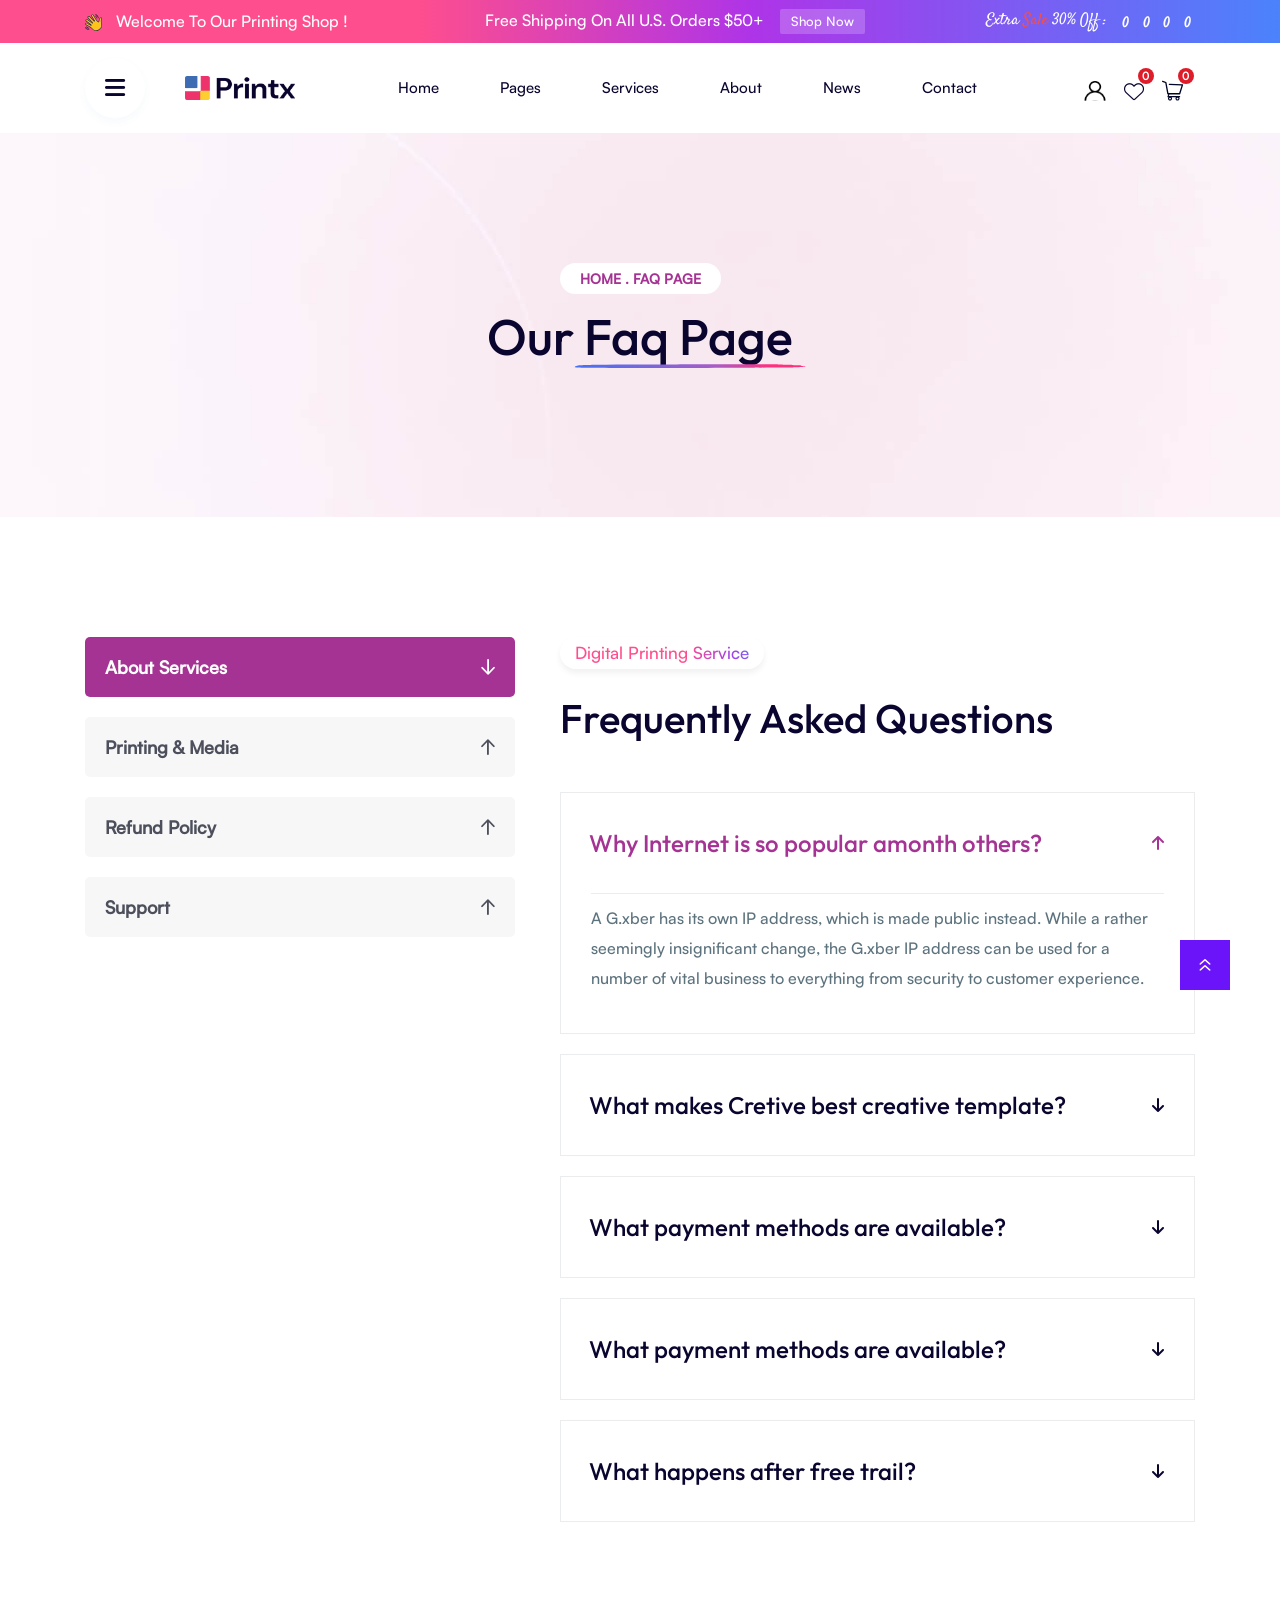
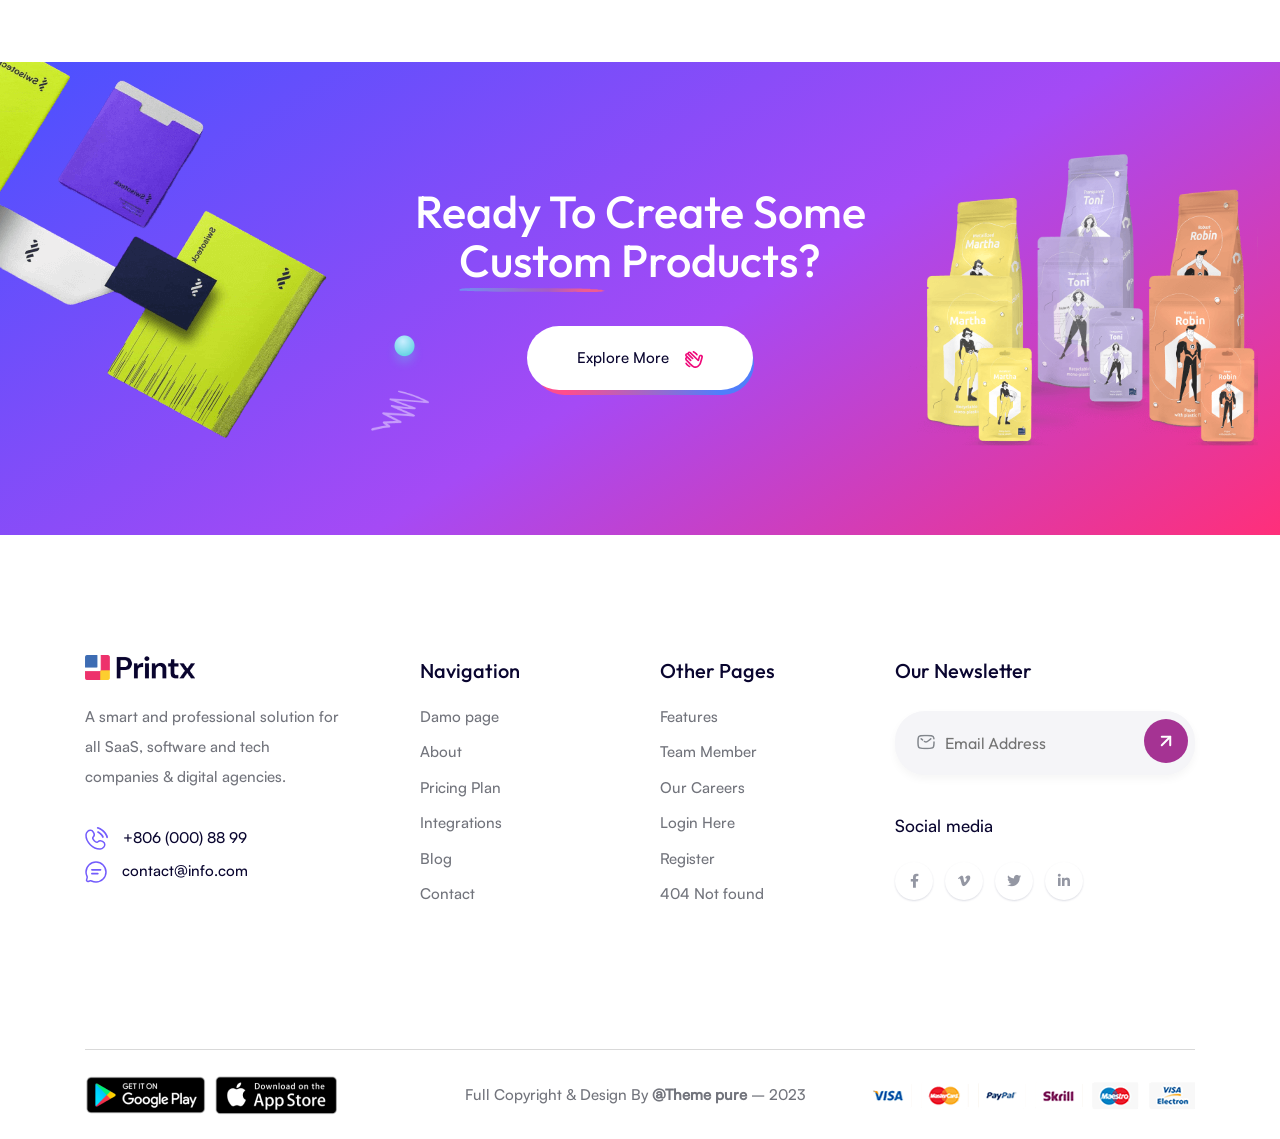
<file: faq.html>
<!doctype html>
<html class="no-js" lang="zxx">

<head>
    <meta charset="utf-8">
    <meta http-equiv="x-ua-compatible" content="ie=edge">
    <title>Printx - Printing Services HTML Template</title>
    <meta name="description" content="">
    <meta name="viewport" content="width=device-width, initial-scale=1">


    <!-- Place favicon.ico in the root directory -->
    <link rel="shortcut icon" type="image/x-icon" href="assets/img/logo/favicon.png">

    <!-- CSS here -->
    <link rel="stylesheet" href="assets/css/bootstrap.min.css">
    <link rel="stylesheet" href="assets/css/animate.css">
    <link rel="stylesheet" href="assets/css/custom-animation.css">
    <link rel="stylesheet" href="assets/css/slick.css">
    <link rel="stylesheet" href="assets/css/flaticon.css">
    <link rel="stylesheet" href="assets/css/nice-select.css">
    <link rel="stylesheet" href="assets/css/flaticon.css">
    <link rel="stylesheet" href="assets/css/satoshi.css">
    <link rel="stylesheet" href="assets/css/swiper-bundle.css">
    <link rel="stylesheet" href="assets/css/meanmenu.css">
    <link rel="stylesheet" href="assets/css/font-awesome-pro.css">
    <link rel="stylesheet" href="assets/css/magnific-popup.css">
    <link rel="stylesheet" href="assets/css/spacing.css">
    <link rel="stylesheet" href="assets/css/style.css">
</head>

<body>

    <!-- preloader -->
    <div id="preloader">
        <div class="preloader">
            <span></span>
            <span></span>
        </div>
    </div>
    <!-- preloader end  -->

    <!-- back-to-top-start  -->
    <button class="scroll-top scroll-to-target" data-target="html">
        <i class="far fa-angle-double-up"></i>
    </button>
    <!-- back-to-top-end  -->

    <!-- tp-offcanvus-area-start -->
    <div class="tpoffcanvas-area">
        <div class="tpoffcanvas">
            <div class="tpoffcanvas__close-btn">
                <button class="close-btn"><i class="fal fa-times"></i></button>
            </div>
            <div class="tpoffcanvas__logo">
                <a href="index.html">
                    <img src="assets/img/logo/white-logo.png" alt="">
                </a>
            </div>
            <div class="tpoffcanvas__title">
                <p>Lorem ipsum dolor sit amet consectetur adipisicing elit. Minima incidunt eaque a cumque, porro maxime
                    autem sed.</p>
            </div>
            <div class="tp-main-menu-mobile d-xl-none"></div>
            <div class="tpoffcanvas__contact-info">
                <div class="tpoffcanvas__contact-title">
                    <h5>Contact us</h5>
                </div>
                <ul>
                    <li>
                        <i class="fa-light fa-location-dot"></i>
                        <a href="https://www.google.com/maps/@23.8223586,90.3661283,15z" target="_blank">Melbone st,
                            Australia, Ny 12099</a>
                    </li>
                    <li>
                        <i class="fas fa-envelope"></i>
                        <a href="mailto:solaredge@gmail.com">themepure@gmail.com</a>
                    </li>
                    <li>
                        <i class="fal fa-phone-alt"></i>
                        <a href="tel:+48555223224">+48 555 223 224</a>
                    </li>
                </ul>
            </div>
            <div class="tpoffcanvas__input">
                <div class="tpoffcanvas__input-title">
                    <h4>Get UPdate</h4>
                </div>
                <form action="#">
                    <div class="p-relative">
                        <input type="text" placeholder="Enter mail">
                        <button>
                            <i class="fas fa-paper-plane"></i>
                        </button>
                    </div>
                </form>
            </div>
            <div class="tpoffcanvas__social">
                <div class="social-icon">
                    <a href="#"><i class="fab fa-twitter"></i></a>
                    <a href="#"><i class="fab fa-instagram"></i></a>
                    <a href="#"><i class="fab fa-facebook-f"></i></a>
                    <a href="#"><i class="fab fa-pinterest-p"></i></a>
                </div>
            </div>
        </div>
    </div>
    <div class="body-overlay"></div>
    <!-- tp-offcanvus-area-end -->

    <header>

        <!-- tp-header-top-area-start -->
        <div class="tp-header-top__area theme-bg tp-header-top__space">
            <div class="container container-large">
                <div class="row align-items-center">
                    <div class="col-xxl-4 col-xl-4 col-lg-6 col-md-6 col-sm-6">
                        <div class="tp-header-top__left-box text-center text-md-start">
                            <svg width="17" height="18" viewBox="0 0 17 18" fill="none"
                                xmlns="http://www.w3.org/2000/svg">
                                <path
                                    d="M1.5247 9.13256L5.7097 11.2701C5.83345 11.3319 6.10345 11.4838 6.25532 11.2363C6.39595 11.0057 6.1597 10.8201 6.0472 10.7357L1.17595 7.00631C0.821572 6.72506 0.742822 6.17944 1.01282 5.80819C1.28282 5.42006 1.84532 5.30756 2.22782 5.57194L7.17782 9.12131C7.26782 9.18881 7.51532 9.36881 7.69532 9.16068C7.87532 8.96381 7.67845 8.73881 7.5997 8.65443L3.00407 3.80569C2.6722 3.44006 2.6947 2.83256 3.13907 2.42194C3.49345 2.09569 4.11782 2.08444 4.45532 2.43319L8.9722 7.13568C9.0397 7.20318 9.24782 7.41693 9.46157 7.25943C9.68095 7.09068 9.52344 6.84318 9.48407 6.74756L6.6772 2.09006C6.48595 1.79194 6.48032 1.17881 6.99782 0.869437C7.5322 0.554437 8.04407 0.869437 8.24095 1.20131L11.3628 6.21881C11.8072 6.96131 12.5047 7.58568 13.1234 7.87818C13.6016 8.10318 13.9728 7.81631 14.0347 7.31568C14.1303 6.53944 14.2822 5.57756 14.5522 4.76756C14.8334 3.91819 15.8234 3.49631 16.6672 3.92381L16.3803 5.05444C16.0934 6.20193 16.0597 7.40568 16.2566 8.57568C16.4253 9.55443 16.5941 10.8144 16.5716 11.9338C16.5434 13.6213 15.4072 14.3582 14.3891 15.2751C9.99595 19.2632 6.80095 13.8407 5.24282 13.0701L0.714697 10.5557C0.332197 10.3363 0.247822 9.82443 0.472822 9.45318C0.692197 9.09318 1.1422 8.93568 1.5247 9.13256Z"
                                    fill="#FFC41C" />
                                <path
                                    d="M15.3509 3.9013C15.4859 3.92943 15.6153 3.9688 15.7447 4.03068L15.4578 5.1613C15.1709 6.3088 15.1372 7.51255 15.3341 8.68255C15.5028 9.6613 15.6716 10.9213 15.6491 12.0407C15.6209 13.7282 14.4847 14.4651 13.4666 15.3819C12.6341 16.1357 11.8466 16.5519 11.1041 16.7263C12.1053 16.7432 13.2022 16.3551 14.3834 15.2807C15.4016 14.3638 16.5322 13.6269 16.5659 11.9394C16.5884 10.8144 16.4197 9.55443 16.2509 8.5813C16.0484 7.4113 16.0878 6.20755 16.3747 5.06005L16.6616 3.92943C16.2284 3.71005 15.7503 3.7213 15.3509 3.9013Z"
                                    fill="#F2C34E" />
                                <path
                                    d="M15.3397 8.12567C15.5085 9.10442 15.6772 10.3644 15.6547 11.4838C15.6266 13.1713 14.4903 13.9082 13.4722 14.825C11.7172 16.4169 10.1535 16.5069 8.80908 15.995C10.3391 16.9232 12.2178 17.255 14.3891 15.2807C15.4072 14.3638 16.5378 13.6269 16.5716 11.9394C16.5941 10.8144 16.4253 9.55442 16.2566 8.5813C16.0597 7.4113 15.1372 6.95567 15.3397 8.12567Z"
                                    fill="#F2C34E" />
                                <path
                                    d="M3.53285 2.53444L8.5391 7.69256C8.6066 7.76006 8.81472 7.97381 9.02847 7.81631C9.24785 7.64756 9.09035 7.40006 9.05097 7.30444L8.8316 6.93881L4.45535 2.43881C4.14597 2.11819 3.60597 2.10131 3.24597 2.34319C3.35285 2.38819 3.44847 2.45006 3.53285 2.53444Z"
                                    fill="#F2C34E" />
                                <path
                                    d="M1.26033 5.70693L6.75033 9.63881C6.85158 9.71193 7.1272 9.90881 7.32408 9.67818C7.49845 9.49256 7.35783 9.27881 7.2622 9.16631L2.27845 5.59443C1.94658 5.36381 1.47408 5.39756 1.14783 5.64506C1.1872 5.66756 1.22658 5.68443 1.26033 5.70693Z"
                                    fill="#F2C34E" />
                                <path
                                    d="M7.31845 1.30256L10.4403 6.32006C10.8847 7.06256 11.5822 7.68694 12.201 7.97944C12.5328 8.13694 12.8141 8.03569 12.9772 7.79381C12.3978 7.47881 11.7791 6.90506 11.3628 6.21881L8.24095 1.20131C8.04408 0.869437 7.5322 0.554437 6.99783 0.869437C6.96408 0.886312 6.94158 0.908812 6.91345 0.931312C7.08783 1.02694 7.23408 1.16194 7.31845 1.30256Z"
                                    fill="#F2C34E" />
                                <path
                                    d="M5.3947 11.7932C5.53533 11.8663 5.85595 12.0407 6.03032 11.7538C6.09783 11.6413 6.08095 11.5457 6.04157 11.4613L1.57532 9.17758C1.22095 8.99758 0.8272 9.07633 0.551575 9.3182L5.3947 11.7932Z"
                                    fill="#F2C34E" />
                                <path
                                    d="M11.1828 17.0132C9.15784 17.0132 7.50972 15.4494 6.36222 14.3638C5.86722 13.8913 5.43409 13.4863 5.11909 13.3288L0.579721 10.8088C0.343471 10.6738 0.174721 10.4544 0.107221 10.1844C0.0284707 9.89193 0.0790957 9.57694 0.230971 9.31256C0.529096 8.80631 1.1366 8.62068 1.64847 8.87943L5.83347 11.0169C5.87847 11.0394 5.98534 11.0901 6.01909 11.0901C6.00222 11.0732 5.95722 11.0282 5.87284 10.9607L1.0016 7.23131C0.523471 6.84881 0.427846 6.14006 0.776596 5.64506C0.950971 5.39756 1.2266 5.21756 1.5416 5.16693C1.84535 5.11068 2.14347 5.17818 2.37972 5.34693L7.33534 8.89631C7.43659 8.97506 7.47597 8.98068 7.48722 8.98068C7.48159 8.97506 7.47034 8.93006 7.39722 8.85131L2.79597 4.00256C2.34597 3.49631 2.40785 2.71443 2.94222 2.21943C3.42035 1.78631 4.2191 1.79756 4.65222 2.24193L9.16909 6.94443C9.24784 7.02318 9.28159 7.03443 9.29847 7.04006C9.29284 7.01193 9.25347 6.93318 9.24222 6.90506L6.42972 2.24193C6.27784 2.01131 6.22722 1.67381 6.30034 1.37006C6.37347 1.06068 6.56472 0.807559 6.84597 0.638809C7.48159 0.261934 8.17347 0.560059 8.47722 1.06631L11.5935 6.08381C11.9872 6.74193 12.6341 7.34943 13.236 7.64193C13.3203 7.68131 13.4497 7.71506 13.551 7.65881C13.6522 7.60256 13.7253 7.47318 13.7478 7.29318C13.8378 6.59568 13.9841 5.56068 14.2766 4.69443C14.4341 4.21068 14.7997 3.82256 15.2778 3.62568C15.7616 3.42881 16.3128 3.45131 16.791 3.68756C16.9091 3.74943 16.971 3.87881 16.9372 4.00818L16.6503 5.13881C16.3747 6.24131 16.3353 7.38881 16.5322 8.54193C16.7628 9.86381 16.8697 11.0113 16.8528 11.9563C16.8247 13.5482 15.8853 14.3638 14.9741 15.1569C14.8447 15.2694 14.7097 15.3876 14.5803 15.5057C13.3653 16.5969 12.2235 17.0132 11.1828 17.0132ZM1.17035 9.32943C0.990346 9.32943 0.821596 9.42506 0.720346 9.59944V9.60506C0.641596 9.73444 0.619096 9.89756 0.652846 10.0438C0.675346 10.1282 0.731596 10.2463 0.855346 10.3194L5.37784 12.8338C5.76034 13.0194 6.21597 13.4526 6.74472 13.9588C8.53909 15.6576 10.9916 17.9863 14.1978 15.0782C14.3328 14.9544 14.4678 14.8419 14.6028 14.7238C15.4916 13.9476 16.2622 13.2838 16.2903 11.9394C16.3072 11.0338 16.2003 9.92006 15.981 8.63193C15.7672 7.40006 15.8122 6.17381 16.1047 4.99256L16.3297 4.09818C16.0541 4.01381 15.7616 4.02506 15.4916 4.13756C15.1653 4.27256 14.9178 4.53693 14.811 4.86318C14.5353 5.69006 14.3891 6.68006 14.3047 7.35506C14.2597 7.70943 14.0853 7.99631 13.8266 8.14256C13.5847 8.27756 13.2866 8.27756 12.9997 8.14256C12.291 7.80506 11.571 7.12443 11.121 6.37068L7.99909 1.35318C7.90909 1.20693 7.56597 0.858184 7.13847 1.11693C6.98659 1.20693 6.89097 1.33631 6.85159 1.49381C6.80659 1.67381 6.85159 1.84818 6.90784 1.93818L9.72034 6.60131C9.96784 7.09068 9.80472 7.34381 9.63034 7.47881C9.47847 7.59131 9.16909 7.72631 8.77534 7.33818L4.25285 2.63006C4.02785 2.40506 3.57785 2.40506 3.33035 2.63006C2.98722 2.95068 2.99847 3.38381 3.21222 3.62006L7.80222 8.45756C8.14534 8.81756 8.07784 9.15506 7.89784 9.35193C7.81909 9.44193 7.50972 9.72881 7.00347 9.34631L2.05347 5.80256C1.94097 5.72381 1.79472 5.69006 1.63722 5.71818C1.4741 5.74631 1.32785 5.83631 1.23785 5.96568C1.05785 6.21881 1.10847 6.59568 1.34472 6.78693L6.21034 10.5107C6.66034 10.8651 6.60972 11.1801 6.48597 11.3769C6.35659 11.5907 6.09222 11.7876 5.58034 11.5176L1.38972 9.37443C1.32222 9.34631 1.2491 9.32943 1.17035 9.32943Z"
                                    fill="#04212F" />
                                <path
                                    d="M3.93785 15.9726C2.29535 15.9726 0.77097 15.0388 0.0284694 13.5594C-0.0390306 13.4244 0.0172194 13.2557 0.157844 13.1826C0.298469 13.1151 0.46722 13.1713 0.53472 13.3063C1.19847 14.6226 2.5766 15.4494 4.05035 15.4044C4.20785 15.4101 4.33722 15.5226 4.33722 15.6801C4.34285 15.8376 4.2191 15.9669 4.0616 15.9669C4.02222 15.9726 3.98285 15.9726 3.93785 15.9726Z"
                                    fill="#04212F" />
                                <path
                                    d="M3.9097 14.5776C3.89845 14.5776 3.89282 14.5776 3.88157 14.5776C2.80157 14.4707 1.8397 13.8407 1.31657 12.8901C1.24345 12.7551 1.28845 12.5807 1.42907 12.5076C1.56407 12.4345 1.73845 12.4795 1.81157 12.6201C2.2447 13.4076 3.04345 13.9307 3.93782 14.0207C4.0897 14.0376 4.20782 14.1726 4.19095 14.3301C4.17407 14.4707 4.05032 14.5776 3.9097 14.5776Z"
                                    fill="#04212F" />
                                <path
                                    d="M13.3653 4.34007C13.2247 4.34007 13.1009 4.23319 13.0841 4.08694C12.9266 2.62445 11.9197 1.37007 10.5247 0.891946C10.3784 0.841321 10.2997 0.683821 10.3503 0.537571C10.4009 0.391321 10.5584 0.312571 10.7047 0.363196C12.3022 0.908821 13.4553 2.34882 13.6409 4.03069C13.6578 4.18257 13.5453 4.32319 13.3934 4.34007C13.3878 4.34007 13.3766 4.34007 13.3653 4.34007Z"
                                    fill="#04212F" />
                                <path
                                    d="M11.9985 4.62131C11.8635 4.62131 11.7397 4.52006 11.7228 4.37944C11.5878 3.49069 11.0253 2.72006 10.2153 2.32631C10.0747 2.25881 10.0185 2.09006 10.086 1.94944C10.1535 1.80881 10.3222 1.75256 10.4628 1.82006C11.436 2.29819 12.1166 3.22069 12.2797 4.29506C12.3022 4.44694 12.1953 4.59319 12.0435 4.61569C12.0266 4.61569 12.0153 4.62131 11.9985 4.62131Z"
                                    fill="#04212F" />
                            </svg>
                            <span>Welcome to our printing shop !</span>
                        </div>
                    </div>
                    <div class="col-xxl-4 col-xl-5 d-none d-xl-block">
                        <div class="tp-header-top__shop-box text-xl-start text-end">
                            <span>Free shipping on all U.S. orders $50+</span>
                            <a href="#">Shop Now</a>
                        </div>
                    </div>
                    <div class="col-xxl-4 col-xl-3 col-lg-6 col-md-6  col-sm-6 d-none d-sm-block">
                        <div class="tp-header-top__right-box d-flex align-items-center justify-content-end">
                            <span class="mr-10">Extra <i>sale</i> 30% off :</span>
                            <div class="tp-header-top__countdown" data-countdown data-date="Sep 30 2024 20:20:22">
                                <ul>
                                    <li><span data-days>0</span></li>
                                    <li><span data-hours>0</span></li>
                                    <li><span data-minutes>0</span></li>
                                    <li><span data-seconds>0</span></li>
                                </ul>
                            </div>
                        </div>
                    </div>
                </div>
            </div>
        </div>
        <!-- tp-header-top-area-end -->

        <!-- tp-header-area-start -->
        <div id="header-sticky" class="tp-header__area">
            <div class="container container-large">
                <div class="row align-items-center">
                    <div class="col-xl-3 col-lg-6 col-md-6 col-sm-6 col-6">
                        <div class="tp-header__left-box d-flex align-items-center">
                            <div class="tp-header__bar d-none d-xl-block">
                                <button class="tp-menu-bar">
                                    <i class="fa-solid fa-bars"></i>
                                </button>
                            </div>
                            <div class="tp-header__logo">
                                <a href="index.html">
                                    <img src="assets/img/logo/logo.png" alt="">
                                </a>
                            </div>
                        </div>
                    </div>
                    <div class="col-xl-7 d-none d-xl-block">
                        <div class="tp-header__main-menu">
                            <nav class="tp-main-menu-content">
                                <ul>
                                    <li class="has-dropdown">
                                        <a href="index.html">Home</a>
                                        <div class="tp-submenu submenu has-homemenu">
                                            <div class="row gx-6 row-cols-1 row-cols-md-2 row-cols-xl-5">
                                               <div class="col homemenu">
                                                  <div class="homemenu-thumb mb-15">
                                                     <img src="assets/img/menu/home-1.jpg" alt="">
                                                     <div class="homemenu-btn">
                                                        <a class="tp-menu-btn" href="index.html">View Demo</a>
                                                     </div>
                                                  </div>
                                                  <div class="homemenu-content text-center">
                                                     <h4 class="homemenu-title">
                                                        <a href="index.html">Home 01</a>
                                                     </h4>
                                                  </div>
                                               </div>
                                               <div class="col homemenu">
                                                  <div class="homemenu-thumb mb-15">
                                                     <img src="assets/img/menu/home-2.jpg" alt="">
                                                     <div class="homemenu-btn">
                                                        <a class="tp-menu-btn" href="index-2.html">View Demo</a>
                                                     </div>
                                                  </div>
                                                  <div class="homemenu-content text-center">
                                                     <h4 class="homemenu-title">
                                                        <a href="index-2.html">Home 02</a>
                                                     </h4>
                                                  </div>
                                               </div>
                                               <div class="col homemenu">
                                                  <div class="homemenu-thumb mb-15">
                                                     <img src="assets/img/menu/home-3.jpg" alt="">
                                                     <div class="homemenu-btn">
                                                        <a class="tp-menu-btn" href="index-3.html">View Demo</a>
                                                     </div>
                                                  </div>
                                                  <div class="homemenu-content text-center">
                                                     <h4 class="homemenu-title">
                                                        <a href="index-3.html">Home 03</a>
                                                     </h4>
                                                  </div>
                                               </div>
                                               <div class="col homemenu">
                                                  <div class="homemenu-thumb mb-15">
                                                     <img src="assets/img/menu/home-4.jpg" alt="">
                                                     <div class="homemenu-btn">
                                                        <a class="tp-menu-btn" href="index-4.html">View Demo</a>
                                                     </div>
                                                  </div>
                                                  <div class="homemenu-content text-center">
                                                     <h4 class="homemenu-title">
                                                        <a href="index-4.html">Home 04</a>
                                                     </h4>
                                                  </div>
                                               </div>
                                               <div class="col homemenu">
                                                  <div class="homemenu-thumb mb-15">
                                                     <img src="assets/img/menu/home-5.jpg" alt="">
                                                     <div class="homemenu-btn">
                                                        <a class="tp-menu-btn" href="index-5.html">View Demo</a>
                                                     </div>
                                                  </div>
                                                  <div class="homemenu-content text-center">
                                                     <h4 class="homemenu-title">
                                                        <a href="index-4.html">Home 05</a>
                                                     </h4>
                                                  </div>
                                               </div>
                                            </div>
                                        </div>
                                    </li>
                                    <li class="has-dropdown">
                                        <a href="#">pages</a>
                                        <ul class="submenu tp-submenu">
                                            <li><a href="team.html">Team</a></li>
                                            <li><a href="project.html">project</a></li>
                                            <li><a href="project-details.html">project details</a></li>
                                            <li><a href="shop.html">shop</a></li>
                                            <li><a href="shop-details.html">shop details</a></li>
                                            <li><a href="cart.html">cart</a></li>
                                            <li><a href="checkout.html">checkout</a></li>
                                            <li><a href="faq.html">faq</a></li>
                                            <li><a href="login.html">login</a></li>
                                            <li><a href="register.html">register</a></li>
                                            <li><a href="404.html">404</a></li>
                                        </ul>
                                    </li>
                                    <li class="has-dropdown">
                                        <a href="service.html">services</a>
                                        <ul class="submenu tp-submenu">
                                            <li><a href="service.html">service</a></li>
                                            <li><a href="service-details.html">service details</a></li>
                                        </ul>
                                    </li>
                                    <li>
                                        <a href="about-us.html">about</a>
                                    </li>
                                    <li class="has-dropdown">
                                        <a href="blog.html">news</a>
                                        <ul class="submenu tp-submenu">
                                            <li><a href="blog.html">blog</a></li>
                                            <li><a href="blog-details.html">blog details</a></li>
                                        </ul>
                                    </li>
                                    <li>
                                        <a href="contact.html">contact</a>
                                    </li>
                                </ul>
                            </nav>
                        </div>
                    </div>
                    <div class="col-xl-2 col-lg-6 col-md-6 col-sm-6 col-6">
                        <div class="tp-header__right-box d-flex align-items-center justify-content-end">
                            <ul class="d-none d-sm-block">
                                <li>
                                    <div class="tp-header__icon-box">
                                        <a href="login.html">
                                            <span>
                                                <svg width="22" height="20" viewBox="0 0 22 20" fill="none"
                                                    xmlns="http://www.w3.org/2000/svg"
                                                    xmlns:xlink="http://www.w3.org/1999/xlink">
                                                    <rect width="22" height="19.8" fill="url(#pattern0)" />
                                                    <defs>
                                                        <pattern id="pattern0"
                                                            patternContentUnits="objectBoundingBox" width="1"
                                                            height="1">
                                                            <use xlink:href="#image0_37_399"
                                                                transform="matrix(0.00186012 0 0 0.00195312 0.0238095 0)" />
                                                        </pattern>
                                                        <image id="image0_37_399" width="512" height="512"
                                                            xlink:href="[data-uri]" />
                                                    </defs>
                                                </svg>
                                            </span>
                                        </a>
                                        <a href="#">
                                            <span class="heart p-relative">
                                                <i class="fa-light fa-heart"></i>
                                                <b class="tp-header__icon-text">0</b>
                                            </span>
                                        </a>
                                        <a href="cart.html">
                                            <span class="cart p-relative">
                                                <svg width="22" height="21" viewBox="0 0 22 21" fill="none"
                                                    xmlns="http://www.w3.org/2000/svg">
                                                    <path
                                                        d="M21.0291 4.48689C20.908 4.3131 20.7132 4.20567 20.5016 4.19661L7.38131 3.63019C7.00487 3.61369 6.69029 3.90477 6.6742 4.28005C6.6582 4.65519 6.94835 4.97216 7.323 4.98827L19.555 5.5164L17.1499 13.0321H6.44709L4.51346 2.48719C4.47096 2.25608 4.31253 2.06327 4.09404 1.97742L0.927085 0.731306C0.578047 0.59444 0.184184 0.76615 0.0471052 1.11531C-0.0897364 1.46465 0.0816588 1.85937 0.430508 1.99666L3.24643 3.10463L5.21419 13.8346C5.2735 14.1572 5.55419 14.3915 5.88178 14.3915H6.2082L5.46283 16.4651C5.40045 16.6388 5.42615 16.8317 5.53232 16.9826C5.63835 17.1335 5.81078 17.2233 5.99486 17.2233H6.51766C6.19371 17.5844 5.99486 18.0599 5.99486 18.5827C5.99486 19.7072 6.90836 20.6218 8.03078 20.6218C9.1532 20.6218 10.0667 19.7072 10.0667 18.5827C10.0667 18.0599 9.86784 17.5844 9.54394 17.2233H13.9827C13.6587 17.5844 13.4599 18.0599 13.4599 18.5827C13.4599 19.7072 14.3731 20.6218 15.4958 20.6218C16.6185 20.6218 17.5317 19.7072 17.5317 18.5827C17.5317 18.0599 17.3329 17.5844 17.009 17.2233H17.6448C17.9572 17.2233 18.2104 16.9697 18.2104 16.657C18.2104 16.3441 17.9572 16.0905 17.6448 16.0905H6.79954L7.41023 14.3913H17.6448C17.9399 14.3913 18.201 14.2003 18.2909 13.9191L21.1186 5.08295C21.1835 4.88128 21.1502 4.66078 21.0291 4.48689ZM8.03083 19.4892C7.53179 19.4892 7.12595 19.0828 7.12595 18.583C7.12595 18.0832 7.53179 17.6767 8.03083 17.6767C8.52986 17.6767 8.93566 18.0832 8.93566 18.583C8.93566 19.0828 8.52986 19.4892 8.03083 19.4892ZM15.4958 19.4892C14.9967 19.4892 14.5909 19.0828 14.5909 18.583C14.5909 18.0832 14.9967 17.6767 15.4958 17.6767C15.9948 17.6767 16.4006 18.0832 16.4006 18.583C16.4006 19.0828 15.9948 19.4892 15.4958 19.4892Z"
                                                        fill="#020626" />
                                                </svg>
                                                <b class="tp-header__icon-text">0</b>
                                            </span>
                                        </a>
                                    </div>
                                </li>
                                <li>
                                    <div class="tp-header__chat-box d-none d-xxl-block">
                                        <a href="contact.html">
                                            Let,s Talk
                                            <span>
                                                <svg width="23" height="23" viewBox="0 0 23 23" fill="none"
                                                    xmlns="http://www.w3.org/2000/svg">
                                                    <g clip-path="url(#clip0_37_410)">
                                                        <path
                                                            d="M21.5648 16.6095C23.7874 13.4911 23.4476 9.21882 20.4119 6.43587C19.0249 5.16435 17.2566 4.37279 15.3465 4.15172C15.3346 4.13708 15.3224 4.12257 15.3091 4.10869C13.6474 2.38257 11.26 1.39258 8.75923 1.39258C4.00025 1.39258 0 4.9384 0 9.47852C0 11.0703 0.494455 12.5963 1.43373 13.9141L0.121604 18.0338C0.039127 18.2927 0.120256 18.5757 0.327301 18.7517C0.534705 18.928 0.827281 18.9618 1.06901 18.8389L5.05928 16.8099C5.87875 17.1628 6.74772 17.3943 7.64759 17.4996C9.38346 19.3251 11.7837 20.2598 14.2393 20.2598C15.5158 20.2598 16.7877 19.9996 17.9391 19.5052L21.9296 21.5342C22.0262 21.5834 22.1308 21.6074 22.2348 21.6074C22.6895 21.6074 23.0155 21.1643 22.877 20.7291L21.5648 16.6095ZM5.33124 15.4541C5.14252 15.3644 4.92299 15.3674 4.73679 15.4621L1.89472 16.9072L2.8228 13.9933C2.89036 13.7812 2.84881 13.5494 2.71171 13.374C1.81929 12.2316 1.34757 10.8846 1.34757 9.47852C1.34757 5.76303 4.67241 2.74023 8.75923 2.74023C10.405 2.74023 11.9893 3.23882 13.2745 4.13668C8.94637 4.57188 5.48011 7.95243 5.48011 12.1738C5.48011 13.4868 5.81666 14.7508 6.45119 15.8833C6.06701 15.7689 5.69286 15.6258 5.33124 15.4541ZM18.2618 18.1574C18.0783 18.0641 17.8586 18.0585 17.6673 18.1494C16.6168 18.6484 15.4315 18.9121 14.2393 18.9121C10.1525 18.9121 6.82768 15.8893 6.82768 12.1738C6.82768 8.45834 10.1525 5.43555 14.2393 5.43555C18.3262 5.43555 21.651 8.45834 21.651 12.1738C21.651 13.5799 21.1793 14.9269 20.2868 16.0692C20.1498 16.2446 20.1082 16.4764 20.1757 16.6886L21.1038 19.6025L18.2618 18.1574Z"
                                                            fill="white" />
                                                        <path
                                                            d="M11.4993 12.8477C11.8714 12.8477 12.1731 12.546 12.1731 12.1738C12.1731 11.8017 11.8714 11.5 11.4993 11.5C11.1271 11.5 10.8254 11.8017 10.8254 12.1738C10.8254 12.546 11.1271 12.8477 11.4993 12.8477Z"
                                                            fill="white" />
                                                        <path
                                                            d="M14.1943 12.8477C14.5665 12.8477 14.8682 12.546 14.8682 12.1738C14.8682 11.8017 14.5665 11.5 14.1943 11.5C13.8222 11.5 13.5205 11.8017 13.5205 12.1738C13.5205 12.546 13.8222 12.8477 14.1943 12.8477Z"
                                                            fill="white" />
                                                        <path
                                                            d="M16.8896 12.8477C17.2618 12.8477 17.5635 12.546 17.5635 12.1738C17.5635 11.8017 17.2618 11.5 16.8896 11.5C16.5175 11.5 16.2158 11.8017 16.2158 12.1738C16.2158 12.546 16.5175 12.8477 16.8896 12.8477Z"
                                                            fill="white" />
                                                    </g>
                                                    <defs>
                                                        <clipPath id="clip0_37_410">
                                                            <rect width="23" height="23" fill="white" />
                                                        </clipPath>
                                                    </defs>
                                                </svg>
                                            </span>
                                        </a>
                                    </div>
                                </li>
                            </ul>
                            <div class="tp-header-2__bar d-xl-none">
                                <button class="tp-menu-bar">
                                    <i class="fa-solid fa-bars"></i>
                                </button>
                            </div>
                        </div>
                    </div>
                </div>
            </div>
        </div>
        <!-- tp-header-area-end -->

    </header>



    <main>

        <!-- breadcrumb-area-start -->
        <div class="tp-breadcrumb__area fix tp-breadcrumb-height"
            data-background="assets/img/breadcrumb/breadcrumb.png">
            <div class="container">
                <div class="row">
                    <div class="col-12">
                        <div class="tp-breadcrumb__content text-center z-index-5">
                            <div class="tp-breadcrumb__list">
                                <span><a href="index.html">Home </a></span>
                                <span class="dvdr">.</span>
                                <span>Faq Page</span>
                            </div>
                            <h3 class="tp-breadcrumb__title">Our<span class="p-relative z-index-5">
                                    Faq
                                    <span class="tp-title-shape">
                                        <svg width="233" height="5" viewBox="0 0 233 5" fill="none"
                                            xmlns="http://www.w3.org/2000/svg">
                                            <path
                                                d="M229.237 2.64045C229.948 2.63606 231.134 2.60076 231.845 2.6523C230.66 2.65963 229.474 2.69493 228.526 2.70079C228.052 2.75967 229.238 2.78031 229.712 2.80535C230.661 2.79949 231.609 2.79363 232.321 2.84517C231.61 2.87754 230.661 2.8834 229.713 2.88927C228.764 2.89513 227.579 2.87449 226.868 2.93483C227.579 2.9584 227.579 2.9584 227.579 3.01434C225.92 3.05258 225.921 3.2204 223.312 3.18058C222.364 3.18645 221.415 3.19231 220.467 3.19817C219.282 3.31739 217.86 3.43807 214.777 3.40118C213.829 3.43501 212.88 3.44088 211.932 3.41877C209.324 3.49083 206.715 3.47899 204.107 3.52308C203.87 3.55252 203.633 3.55398 203.396 3.52748C202.448 3.53334 201.499 3.5392 200.551 3.54507L200.314 3.54653L200.076 3.548C199.128 3.55386 198.417 3.58623 197.468 3.56412C194.149 3.58464 190.592 3.60663 187.272 3.65512C185.138 3.66831 183.478 3.6506 182.292 3.57401L182.055 3.57548L181.818 3.57694C181.107 3.63728 181.345 3.71973 178.974 3.73439C176.602 3.72108 174.231 3.73573 171.623 3.75186C169.963 3.73415 168.303 3.80035 166.644 3.78264C160.715 3.79131 154.788 3.82795 148.86 3.83662C143.643 3.86887 138.426 3.87314 133.21 3.87742C131.313 3.94509 129.416 3.90087 127.756 3.91113C118.271 3.94179 108.55 4.00188 99.0646 3.9766C94.7964 3.97501 90.5285 4.02936 86.2601 3.9998C82.4663 4.02326 78.9094 4.01727 75.1154 4.01275C66.3418 4.01104 57.5683 4.00933 49.0315 3.95021C45.4748 3.97219 42.155 3.96474 39.072 3.89988C34.0926 3.93066 29.3498 3.87606 24.8441 3.82C24.1328 3.82439 23.6584 3.79935 23.1842 3.80229C21.2874 3.84198 19.8644 3.79483 18.2042 3.74915C17.0187 3.75648 16.07 3.73437 15.3585 3.7108C14.647 3.68722 13.9357 3.69162 13.2241 3.66805C12.5125 3.6165 11.3269 3.62383 10.1413 3.63116C8.24405 3.58694 5.87274 3.57363 5.39765 3.4367C1.84077 3.43071 0.891628 3.32469 1.12788 3.18337C-0.295844 3.02433 -0.0597648 2.85504 1.12477 2.67988C1.12425 2.59597 1.12373 2.51205 1.12321 2.42814L1.12304 2.40017C0.647594 2.2073 3.2548 2.02334 2.54243 1.85991C2.30444 1.72152 3.72644 1.60084 4.6742 1.48309C4.67403 1.45512 4.67368 1.39918 5.62198 1.36534C5.85891 1.33591 6.5701 1.30354 7.51838 1.2697C8.70326 1.15049 10.1254 1.05778 12.4964 1.01515C12.9702 0.956276 13.9189 0.978385 14.6302 0.973987C15.3414 0.941619 16.0526 0.90925 16.7637 0.876881C17.4749 0.844513 18.1862 0.840116 18.8976 0.835718C21.7426 0.762187 24.5878 0.716626 27.6703 0.697572C28.8559 0.690243 29.8043 0.68438 30.9899 0.677052C31.4641 0.67412 32.1754 0.669723 32.6495 0.63882C39.0516 0.599246 45.6908 0.558205 52.0931 0.546602C55.4127 0.526082 58.7321 0.47759 62.0522 0.540985C64.8975 0.523396 68.2168 0.446933 71.2998 0.511793C72.0111 0.507395 72.7225 0.502998 73.1967 0.500067C75.3306 0.458904 77.2275 0.447178 79.3617 0.461958C84.5782 0.429712 89.7949 0.425438 94.7744 0.422629C96.4342 0.412369 98.331 0.372671 99.754 0.41982C100.703 0.441929 101.651 0.436066 102.599 0.402231C105.682 0.383177 108.764 0.364122 111.847 0.373039C112.321 0.370108 112.795 0.367177 113.27 0.364245C114.455 0.384888 115.878 0.348122 117.064 0.368765C118.723 0.358505 120.62 0.346779 122.28 0.336519C123.703 0.327725 125.363 0.317465 126.548 0.338107C127.497 0.332244 128.445 0.326382 129.394 0.320519C131.291 0.308793 133.425 0.26763 135.322 0.311847C138.879 0.289861 142.435 0.295847 145.755 0.275326C151.446 0.240149 157.137 0.260915 162.828 0.253709C164.725 0.241983 166.384 0.231723 168.282 0.247968C166.622 0.258229 164.725 0.269954 163.065 0.280214C164.725 0.241983 166.622 0.230257 168.282 0.247968C171.364 0.228914 174.209 0.211325 177.055 0.24968C178.241 0.242351 179.426 0.235022 180.612 0.255665C180.849 0.254199 181.086 0.252734 181.323 0.251268C183.932 0.235145 186.54 0.246993 189.149 0.286814C191.52 0.272156 193.654 0.314908 195.788 0.329688C196.974 0.322359 198.159 0.31503 199.345 0.363645C201.48 0.378425 203.377 0.39467 204.089 0.474188C205.511 0.40945 206.46 0.45953 207.645 0.480173C208.831 0.528788 208.358 0.615634 209.781 0.662782C209.069 0.667179 208.358 0.671577 207.647 0.675974C207.884 0.70248 208.121 0.728985 208.358 0.72752C210.018 0.773202 211.678 0.790914 213.338 0.808625C213.576 0.80716 213.813 0.805694 214.05 0.804228C215.71 0.793968 217.606 0.754271 219.029 0.801419L219.266 0.799954C219.266 0.799954 219.267 0.827925 219.029 0.829391C218.081 0.835254 217.133 0.841117 216.421 0.845514L216.184 0.84698C217.369 0.811679 218.318 0.805817 219.029 0.829391C219.504 0.938345 218.082 0.975111 217.608 1.03399C217.845 1.06049 216.66 1.09579 217.609 1.1179C218.32 1.1135 219.505 1.0782 219.268 1.13561C219.032 1.19302 217.609 1.17384 216.898 1.17824C216.66 1.17971 216.423 1.20914 216.186 1.21061C218.084 1.2828 219.981 1.29904 221.878 1.34326C224.723 1.32567 225.91 1.43023 227.57 1.50388C228.044 1.52892 228.756 1.49655 228.993 1.52306C227.57 1.53186 228.282 1.61137 227.334 1.64521C224.015 1.72167 224.015 1.80558 227.098 1.89842C228.047 1.92052 229.944 1.93677 230.419 2.01775C230.419 2.04572 230.419 2.0737 230.419 2.0737C230.893 2.07076 231.368 2.06783 231.368 2.0958C231.131 2.15321 230.419 2.12964 229.708 2.13404C229.234 2.13697 228.523 2.14137 228.286 2.1708C228.76 2.25179 228.523 2.28122 227.101 2.29002C227.575 2.34303 228.998 2.30626 228.761 2.39164C229.473 2.38725 229.947 2.41229 230.658 2.40789C229.947 2.46823 228.524 2.42108 228.287 2.47849C228.999 2.53003 228.999 2.55801 227.814 2.53736C226.865 2.54323 225.679 2.52258 226.865 2.59917C227.577 2.59477 228.525 2.58891 229.237 2.64045ZM6.81321 2.28107C6.57609 2.28254 6.57612 2.28254 6.57629 2.31051C6.57612 2.28254 6.81321 2.28107 6.81321 2.28107ZM66.5686 2.33128C66.8059 2.35779 66.8057 2.32982 67.0428 2.32835C66.8057 2.32982 66.5686 2.33128 66.5686 2.33128ZM96.2104 2.56764C95.9733 2.56911 95.9733 2.56911 96.2104 2.56764V2.56764ZM76.2909 2.38307C76.2908 2.3551 76.2908 2.3551 76.2909 2.38307V2.38307ZM65.1499 2.98342C64.9128 2.98489 64.9128 2.98489 64.6755 2.95838C64.6755 2.95838 64.4384 2.95985 64.4385 2.98782C64.6757 2.98635 64.9128 2.98489 65.1499 2.98342ZM38.828 2.78249C39.0649 2.75305 38.8278 2.75452 38.828 2.78249V2.78249ZM77.2442 3.16041C77.4814 3.15895 77.4814 3.15895 77.2442 3.16041V3.16041ZM72.5015 3.10581C72.2643 3.10728 72.2645 3.13525 71.7903 3.13818C72.0272 3.10874 72.2643 3.10728 72.5015 3.10581ZM27.4465 2.85284C27.4467 2.88081 27.4467 2.88081 27.4465 2.85284V2.85284ZM174.691 1.3832C174.691 1.3832 174.691 1.35523 174.454 1.38466C174.454 1.38466 174.454 1.38466 174.217 1.38613C174.454 1.38466 174.454 1.38466 174.691 1.3832ZM193.903 2.27145C193.903 2.24348 194.14 2.24201 194.14 2.21404C193.666 2.24494 193.666 2.24494 193.903 2.27145ZM138.421 3.00603C138.421 3.00603 138.184 3.00749 138.184 3.03547C138.421 3.034 138.895 3.03107 139.133 3.0296C138.895 3.0031 138.658 3.00456 138.421 3.00603ZM153.35 1.34728C153.349 1.31931 153.349 1.31931 153.35 1.34728C153.349 1.31931 153.112 1.32078 153.35 1.34728ZM189.393 1.51609C189.63 1.51463 189.63 1.51463 189.393 1.51609C189.63 1.48666 189.867 1.48519 189.867 1.45722C189.63 1.45868 189.393 1.46015 189.156 1.46162C189.393 1.48812 189.393 1.48812 189.393 1.51609ZM186.782 1.0567C186.545 1.08614 186.545 1.08614 186.782 1.0567V1.0567ZM118.269 3.52222C118.269 3.55019 118.269 3.55019 118.032 3.57962C118.269 3.57816 118.506 3.57669 118.743 3.57523C118.506 3.54872 118.506 3.54872 118.269 3.52222ZM166.624 0.677801C166.861 0.676335 166.861 0.676335 167.099 0.674869C167.099 0.674869 166.861 0.676335 166.624 0.677801ZM97.1478 0.771601C96.9107 0.773067 96.9107 0.773067 97.1478 0.771601V0.771601ZM224.734 3.03193C225.682 2.97013 226.394 2.9937 227.342 3.01581C226.631 3.02021 225.682 3.02607 224.734 3.03193ZM127.023 0.391119C127.26 0.389653 127.497 0.388187 127.735 0.414693C127.26 0.389653 127.023 0.391119 127.023 0.391119Z"
                                                fill="url(#paint0_linear_720_932)" />
                                            <defs>
                                                <linearGradient id="paint0_linear_720_932" x1="196.345" y1="-0.373061"
                                                    x2="24.7083" y2="95.8315" gradientUnits="userSpaceOnUse">
                                                    <stop offset="0" stop-color="#FF307C" />
                                                    <stop offset="0.247843" stop-color="#A85CC5" />
                                                    <stop offset="1" stop-color="#3075FF" />
                                                </linearGradient>
                                            </defs>
                                        </svg>
                                    </span>
                                    page
                                </span>
                            </h3>
                        </div>
                    </div>
                </div>
            </div>
        </div>
        <!-- breadcrumb-area-end -->

        <!-- faq-area-start -->
        <div class="tp-faq__area pt-120 pb-120">
            <div class="container">
                <div class="row">
                    <div class="col-xl-5 col-lg-5">
                        <div class="tp-faq-inner__tab-btn">
                            <nav>
                                <div class="nav nav-tab" id="nav-tab" role="tablist">
                                    <button class="nav-links active" id="nav-1-tab" data-bs-toggle="tab"
                                        data-bs-target="#nav-1" type="button" role="tab" aria-controls="nav-1"
                                        aria-selected="true">About Services<i
                                            class="fa-light fa-arrow-up"></i></button>
                                    <button class="nav-links" id="nav-2-tab" data-bs-toggle="tab"
                                        data-bs-target="#nav-2" type="button" role="tab" aria-controls="nav-2"
                                        aria-selected="false">Printing & Media<i
                                            class="fa-light fa-arrow-up"></i></button>
                                    <button class="nav-links" id="nav-3-tab" data-bs-toggle="tab"
                                        data-bs-target="#nav-3" type="button" role="tab" aria-controls="nav-3"
                                        aria-selected="false">Refund Policy<i
                                            class="fa-light fa-arrow-up"></i></button>
                                    <button class="nav-links" id="nav-4-tab" data-bs-toggle="tab"
                                        data-bs-target="#nav-4" type="button" role="tab" aria-controls="nav-4"
                                        aria-selected="false">Support<i class="fa-light fa-arrow-up"></i></button>
                                </div>
                            </nav>
                        </div>
                    </div>
                    <div class="col-xl-7 col-lg-7">
                        <div class="tab-content" id="nav-tabContent">
                            <div class="tab-pane fade show active" id="nav-1" role="tabpanel" aria-labelledby="nav-1-tab">
                                <div class="tp-faq__section-box mb-50">
                                    <span class="tp-gradiant-section-subtitle">Digital printing Service</span>
                                    <h3 class="tp-section-title">Frequently Asked Questions</h3>
                                </div>
                                <div class="tp-service-details-faq tp-faq-inner__customize">
                                    <div class="tp-custom-accordion-2">
                                       <div class="accordion" id="accordionExample">
                                          <div class="accordion-items tp-faq-active">
                                             <h2 class="accordion-header" id="headingOne">
                                                <button class="accordion-buttons " type="button" data-bs-toggle="collapse"
                                                   data-bs-target="#collapseOne" aria-expanded="true" aria-controls="collapseOne">
                                                   Why Internet is so popular amonth others?
                                                </button>
                                             </h2>
                                             <div id="collapseOne" class="accordion-collapse collapse show"
                                                aria-labelledby="headingOne" data-bs-parent="#accordionExample">
                                                <div class="accordion-body">
                                                    A G.xber has its own IP address, which is made public instead. While a rather seemingly insignificant change, the G.xber IP address can be used for a number of vital business to everything from security to customer experience.
                                                </div>
                                             </div>
                                          </div>
                                          <div class="accordion-items">
                                             <h2 class="accordion-header" id="headingTwo">
                                                <button class="accordion-buttons collapsed" type="button" data-bs-toggle="collapse"
                                                   data-bs-target="#collapseTwo" aria-expanded="false" aria-controls="collapseTwo">
                                                   What makes Cretive best creative template?
                                                </button>
                                             </h2>
                                             <div id="collapseTwo" class="accordion-collapse collapse" aria-labelledby="headingTwo"
                                                data-bs-parent="#accordionExample">
                                                <div class="accordion-body">
                                                    A G.xber has its own IP address, which is made public instead. While a rather seemingly insignificant change, the G.xber IP address can be used for a number of vital business to everything from security to customer experience.
                                                </div>
                                             </div>
                                          </div>
                                          <div class="accordion-items">
                                             <h2 class="accordion-header" id="headingThree">
                                                <button class="accordion-buttons collapsed" type="button" data-bs-toggle="collapse"
                                                   data-bs-target="#collapseThree" aria-expanded="false" aria-controls="collapseThree">
                                                   What payment methods are available?
                                                </button>
                                             </h2>
                                             <div id="collapseThree" class="accordion-collapse collapse" aria-labelledby="headingThree"
                                                data-bs-parent="#accordionExample">
                                                <div class="accordion-body">
                                                    A G.xber has its own IP address, which is made public instead. While a rather seemingly insignificant change, the G.xber IP address can be used for a number of vital business to everything from security to customer experience.
                                                </div>
                                             </div>
                                          </div>
                                          <div class="accordion-items">
                                             <h2 class="accordion-header" id="headingFour">
                                                <button class="accordion-buttons collapsed" type="button" data-bs-toggle="collapse"
                                                   data-bs-target="#collapseFour" aria-expanded="false" aria-controls="collapseFour">
                                                   What payment methods are available?
                                                </button>
                                             </h2>
                                             <div id="collapseFour" class="accordion-collapse collapse" aria-labelledby="headingFour"
                                                data-bs-parent="#accordionExample">
                                                <div class="accordion-body">
                                                    A G.xber has its own IP address, which is made public instead. While a rather seemingly insignificant change, the G.xber IP address can be used for a number of vital business to everything from security to customer experience.
                                                </div>
                                             </div>
                                          </div>
                                          <div class="accordion-items">
                                             <h2 class="accordion-header" id="headingFive">
                                                <button class="accordion-buttons collapsed" type="button" data-bs-toggle="collapse"
                                                   data-bs-target="#collapseFive" aria-expanded="false" aria-controls="collapseFive">
                                                   What happens after free trail?
                                                </button>
                                             </h2>
                                             <div id="collapseFive" class="accordion-collapse collapse" aria-labelledby="headingFive"
                                                data-bs-parent="#accordionExample">
                                                <div class="accordion-body">
                                                    A G.xber has its own IP address, which is made public instead. While a rather seemingly insignificant change, the G.xber IP address can be used for a number of vital business to everything from security to customer experience.
                                                </div>
                                             </div>
                                          </div>
                                       </div>
                                    </div>
                                </div>
                            </div>
                            <div class="tab-pane fade" id="nav-2" role="tabpanel" aria-labelledby="nav-2-tab">
                                <div class="tp-faq__section-box mb-50">
                                    <span class="tp-gradiant-section-subtitle">Digital printing Service</span>
                                    <h3 class="tp-section-title">Frequently Asked Questions</h3>
                                </div>
                                <div class="tp-service-details-faq tp-faq-inner__customize">
                                    <div class="tp-custom-accordion-2">
                                       <div class="accordion" id="accordionExample2">
                                          <div class="accordion-items tp-faq-active">
                                             <h2 class="accordion-header" id="headingOne1">
                                                <button class="accordion-buttons " type="button" data-bs-toggle="collapse"
                                                   data-bs-target="#collapseOne1" aria-expanded="true" aria-controls="collapseOne1">
                                                   Why Internet is so popular amonth others?
                                                </button>
                                             </h2>
                                             <div id="collapseOne1" class="accordion-collapse collapse show"
                                                aria-labelledby="headingOne1" data-bs-parent="#accordionExample2">
                                                <div class="accordion-body">
                                                    A G.xber has its own IP address, which is made public instead. While a rather seemingly insignificant change, the G.xber IP address can be used for a number of vital business to everything from security to customer experience.
                                                </div>
                                             </div>
                                          </div>
                                          <div class="accordion-items">
                                             <h2 class="accordion-header" id="headingTwo2">
                                                <button class="accordion-buttons collapsed" type="button" data-bs-toggle="collapse"
                                                   data-bs-target="#collapseTwo2" aria-expanded="false" aria-controls="collapseTwo2">
                                                   What makes Cretive best creative template?
                                                </button>
                                             </h2>
                                             <div id="collapseTwo2" class="accordion-collapse collapse" aria-labelledby="headingTwo2"
                                                data-bs-parent="#accordionExample2">
                                                <div class="accordion-body">
                                                    A G.xber has its own IP address, which is made public instead. While a rather seemingly insignificant change, the G.xber IP address can be used for a number of vital business to everything from security to customer experience.
                                                </div>
                                             </div>
                                          </div>
                                          <div class="accordion-items">
                                             <h2 class="accordion-header" id="headingThree3">
                                                <button class="accordion-buttons collapsed" type="button" data-bs-toggle="collapse"
                                                   data-bs-target="#collapseThree3" aria-expanded="false" aria-controls="collapseThree3">
                                                   What payment methods are available?
                                                </button>
                                             </h2>
                                             <div id="collapseThree3" class="accordion-collapse collapse" aria-labelledby="headingThree3"
                                                data-bs-parent="#accordionExample2">
                                                <div class="accordion-body">
                                                    A G.xber has its own IP address, which is made public instead. While a rather seemingly insignificant change, the G.xber IP address can be used for a number of vital business to everything from security to customer experience.
                                                </div>
                                             </div>
                                          </div>
                                          <div class="accordion-items">
                                             <h2 class="accordion-header" id="headingFour4">
                                                <button class="accordion-buttons collapsed" type="button" data-bs-toggle="collapse"
                                                   data-bs-target="#collapseFour4" aria-expanded="false" aria-controls="collapseFour4">
                                                   What payment methods are available?
                                                </button>
                                             </h2>
                                             <div id="collapseFour4" class="accordion-collapse collapse" aria-labelledby="headingFour4"
                                                data-bs-parent="#accordionExample2">
                                                <div class="accordion-body">
                                                    A G.xber has its own IP address, which is made public instead. While a rather seemingly insignificant change, the G.xber IP address can be used for a number of vital business to everything from security to customer experience.
                                                </div>
                                             </div>
                                          </div>
                                          <div class="accordion-items">
                                             <h2 class="accordion-header" id="headingFive5">
                                                <button class="accordion-buttons collapsed" type="button" data-bs-toggle="collapse"
                                                   data-bs-target="#collapseFive5" aria-expanded="false" aria-controls="collapseFive5">
                                                   What happens after free trail?
                                                </button>
                                             </h2>
                                             <div id="collapseFive5" class="accordion-collapse collapse" aria-labelledby="headingFive5"
                                                data-bs-parent="#accordionExample2">
                                                <div class="accordion-body">
                                                    A G.xber has its own IP address, which is made public instead. While a rather seemingly insignificant change, the G.xber IP address can be used for a number of vital business to everything from security to customer experience.
                                                </div>
                                             </div>
                                          </div>
                                       </div>
                                    </div>
                                </div>
                            </div>
                            <div class="tab-pane fade" id="nav-3" role="tabpanel" aria-labelledby="nav-3-tab">
                                <div class="tp-faq__section-box mb-50">
                                    <span class="tp-gradiant-section-subtitle">Digital printing Service</span>
                                    <h3 class="tp-section-title">Frequently Asked Questions</h3>
                                </div>
                                <div class="tp-service-details-faq tp-faq-inner__customize">
                                    <div class="tp-custom-accordion-2">
                                       <div class="accordion" id="accordionExample3">
                                          <div class="accordion-items tp-faq-active">
                                             <h2 class="accordion-header" id="headingOne11">
                                                <button class="accordion-buttons " type="button" data-bs-toggle="collapse"
                                                   data-bs-target="#collapseOne11" aria-expanded="true" aria-controls="collapseOne11">
                                                   Why Internet is so popular amonth others?
                                                </button>
                                             </h2>
                                             <div id="collapseOne11" class="accordion-collapse collapse show"
                                                aria-labelledby="headingOne11" data-bs-parent="#accordionExample3">
                                                <div class="accordion-body">
                                                    A G.xber has its own IP address, which is made public instead. While a rather seemingly insignificant change, the G.xber IP address can be used for a number of vital business to everything from security to customer experience.
                                                </div>
                                             </div>
                                          </div>
                                          <div class="accordion-items">
                                             <h2 class="accordion-header" id="headingTwo22">
                                                <button class="accordion-buttons collapsed" type="button" data-bs-toggle="collapse"
                                                   data-bs-target="#collapseTwo22" aria-expanded="false" aria-controls="collapseTwo22">
                                                   What makes Cretive best creative template?
                                                </button>
                                             </h2>
                                             <div id="collapseTwo22" class="accordion-collapse collapse" aria-labelledby="headingTwo22"
                                                data-bs-parent="#accordionExample3">
                                                <div class="accordion-body">
                                                    A G.xber has its own IP address, which is made public instead. While a rather seemingly insignificant change, the G.xber IP address can be used for a number of vital business to everything from security to customer experience.
                                                </div>
                                             </div>
                                          </div>
                                          <div class="accordion-items">
                                             <h2 class="accordion-header" id="headingThree33">
                                                <button class="accordion-buttons collapsed" type="button" data-bs-toggle="collapse"
                                                   data-bs-target="#collapseThree33" aria-expanded="false" aria-controls="collapseThree33">
                                                   What payment methods are available?
                                                </button>
                                             </h2>
                                             <div id="collapseThree33" class="accordion-collapse collapse" aria-labelledby="headingThree33"
                                                data-bs-parent="#accordionExample3">
                                                <div class="accordion-body">
                                                    A G.xber has its own IP address, which is made public instead. While a rather seemingly insignificant change, the G.xber IP address can be used for a number of vital business to everything from security to customer experience.
                                                </div>
                                             </div>
                                          </div>
                                          <div class="accordion-items">
                                             <h2 class="accordion-header" id="headingFour44">
                                                <button class="accordion-buttons collapsed" type="button" data-bs-toggle="collapse"
                                                   data-bs-target="#collapseFour44" aria-expanded="false" aria-controls="collapseFour44">
                                                   What payment methods are available?
                                                </button>
                                             </h2>
                                             <div id="collapseFour44" class="accordion-collapse collapse" aria-labelledby="headingFour44"
                                                data-bs-parent="#accordionExample3">
                                                <div class="accordion-body">
                                                    A G.xber has its own IP address, which is made public instead. While a rather seemingly insignificant change, the G.xber IP address can be used for a number of vital business to everything from security to customer experience.
                                                </div>
                                             </div>
                                          </div>
                                          <div class="accordion-items">
                                             <h2 class="accordion-header" id="headingFive55">
                                                <button class="accordion-buttons collapsed" type="button" data-bs-toggle="collapse"
                                                   data-bs-target="#collapseFive55" aria-expanded="false" aria-controls="collapseFive55">
                                                   What happens after free trail?
                                                </button>
                                             </h2>
                                             <div id="collapseFive55" class="accordion-collapse collapse" aria-labelledby="headingFive55"
                                                data-bs-parent="#accordionExample3">
                                                <div class="accordion-body">
                                                    A G.xber has its own IP address, which is made public instead. While a rather seemingly insignificant change, the G.xber IP address can be used for a number of vital business to everything from security to customer experience.
                                                </div>
                                             </div>
                                          </div>
                                       </div>
                                    </div>
                                </div>
                            </div>
                            <div class="tab-pane fade" id="nav-4" role="tabpanel" aria-labelledby="nav-4-tab">
                                <div class="tp-faq__section-box mb-50">
                                    <span class="tp-gradiant-section-subtitle">Digital printing Service</span>
                                    <h3 class="tp-section-title">Frequently Asked Questions</h3>
                                </div>
                                <div class="tp-service-details-faq tp-faq-inner__customize">
                                    <div class="tp-custom-accordion-2">
                                       <div class="accordion" id="accordionExample4">
                                          <div class="accordion-items tp-faq-active">
                                             <h2 class="accordion-header" id="headingOne9">
                                                <button class="accordion-buttons " type="button" data-bs-toggle="collapse"
                                                   data-bs-target="#collapseOne9" aria-expanded="true" aria-controls="collapseOne9">
                                                   Why Internet is so popular amonth others?
                                                </button>
                                             </h2>
                                             <div id="collapseOne9" class="accordion-collapse collapse show"
                                                aria-labelledby="headingOne9" data-bs-parent="#accordionExample4">
                                                <div class="accordion-body">
                                                    A G.xber has its own IP address, which is made public instead. While a rather seemingly insignificant change, the G.xber IP address can be used for a number of vital business to everything from security to customer experience.
                                                </div>
                                             </div>
                                          </div>
                                          <div class="accordion-items">
                                             <h2 class="accordion-header" id="headingTwo9">
                                                <button class="accordion-buttons collapsed" type="button" data-bs-toggle="collapse"
                                                   data-bs-target="#collapseTwo9" aria-expanded="false" aria-controls="collapseTwo9">
                                                   What makes Cretive best creative template?
                                                </button>
                                             </h2>
                                             <div id="collapseTwo9" class="accordion-collapse collapse" aria-labelledby="headingTwo9"
                                                data-bs-parent="#accordionExample4">
                                                <div class="accordion-body">
                                                    A G.xber has its own IP address, which is made public instead. While a rather seemingly insignificant change, the G.xber IP address can be used for a number of vital business to everything from security to customer experience.
                                                </div>
                                             </div>
                                          </div>
                                          <div class="accordion-items">
                                             <h2 class="accordion-header" id="headingThree9">
                                                <button class="accordion-buttons collapsed" type="button" data-bs-toggle="collapse"
                                                   data-bs-target="#collapseThree9" aria-expanded="false" aria-controls="collapseThree9">
                                                   What payment methods are available?
                                                </button>
                                             </h2>
                                             <div id="collapseThree9" class="accordion-collapse collapse" aria-labelledby="headingThree"
                                                data-bs-parent="#accordionExample4">
                                                <div class="accordion-body">
                                                    A G.xber has its own IP address, which is made public instead. While a rather seemingly insignificant change, the G.xber IP address can be used for a number of vital business to everything from security to customer experience.
                                                </div>
                                             </div>
                                          </div>
                                          <div class="accordion-items">
                                             <h2 class="accordion-header" id="headingFour9">
                                                <button class="accordion-buttons collapsed" type="button" data-bs-toggle="collapse"
                                                   data-bs-target="#collapseFour9" aria-expanded="false" aria-controls="collapseFour9">
                                                   What payment methods are available?
                                                </button>
                                             </h2>
                                             <div id="collapseFour9" class="accordion-collapse collapse" aria-labelledby="headingFour9"
                                                data-bs-parent="#accordionExample4">
                                                <div class="accordion-body">
                                                    A G.xber has its own IP address, which is made public instead. While a rather seemingly insignificant change, the G.xber IP address can be used for a number of vital business to everything from security to customer experience.
                                                </div>
                                             </div>
                                          </div>
                                          <div class="accordion-items">
                                             <h2 class="accordion-header" id="headingFive9">
                                                <button class="accordion-buttons collapsed" type="button" data-bs-toggle="collapse"
                                                   data-bs-target="#collapseFive9" aria-expanded="false" aria-controls="collapseFive9">
                                                   What happens after free trail?
                                                </button>
                                             </h2>
                                             <div id="collapseFive9" class="accordion-collapse collapse" aria-labelledby="headingFive9"
                                                data-bs-parent="#accordionExample4">
                                                <div class="accordion-body">
                                                    A G.xber has its own IP address, which is made public instead. While a rather seemingly insignificant change, the G.xber IP address can be used for a number of vital business to everything from security to customer experience.
                                                </div>
                                             </div>
                                          </div>
                                       </div>
                                    </div>
                                </div>
                            </div>
                          </div>
                    </div>
                </div>
            </div>
        </div>
        <!-- faq-area-end -->

        <!-- cta-area-start -->
        <div class="tp-cta-4__area">
            <div class="tp-cta-4__bg fix p-relative">
                <div class="tp-cta-4__shape-1 d-none d-lg-block">
                    <img src="assets/img/cta/cta-4-1.png" alt="">
                </div>
                <div class="tp-cta-4__shape-6 d-none d-xl-block">
                    <img src="assets/img/cta/cta-4-5.png" alt="">
                </div>
                <div class="tp-cta-4__shape-3 d-none d-lg-block">
                    <img src="assets/img/cta/cta-4-3.png" alt="">
                </div>
                <div class="tp-cta-4__shape-4 d-none d-lg-block">
                    <img src="assets/img/cta/cta-4-4.png" alt="">
                </div>
                <div class="container custom-container-3">
                    <div class="row">
                        <div class="col-xl-12">
                            <div class="tp-cta-4__content text-center z-index">
                                <h3 class="tp-cta-4__title">Ready to create some <br>
                                    <span class="p-relative">custom
                                        <span class="tp-title-shape">
                                            <svg width="147" height="4" viewBox="0 0 147 4" fill="none"
                                                xmlns="http://www.w3.org/2000/svg">
                                                <path
                                                    d="M145.048 3.21678C145.499 3.21678 146.249 3.18881 146.7 3.24476C145.949 3.24476 145.198 3.27273 144.598 3.27273C144.298 3.32867 145.048 3.35664 145.349 3.38462C145.949 3.38462 146.55 3.38462 147 3.44056C146.55 3.46853 145.949 3.46853 145.349 3.46853C144.748 3.46853 143.997 3.44056 143.547 3.4965C143.997 3.52448 143.997 3.52448 143.997 3.58042C142.946 3.60839 142.946 3.77622 141.295 3.72028C140.694 3.72028 140.094 3.72028 139.493 3.72028C138.743 3.83217 137.842 3.94406 135.89 3.88811C135.29 3.91608 134.689 3.91608 134.089 3.88811C132.437 3.94406 130.786 3.91608 129.134 3.94406C128.984 3.97203 128.834 3.97203 128.684 3.94406C128.083 3.94406 127.483 3.94406 126.882 3.94406H126.732H126.582C125.981 3.94406 125.531 3.97203 124.93 3.94406C122.829 3.94406 120.577 3.94406 118.475 3.97203C117.124 3.97203 116.073 3.94406 115.322 3.86014H115.172H115.022C114.571 3.91608 114.721 4 113.22 4C111.719 3.97203 110.217 3.97203 108.566 3.97203C107.515 3.94406 106.464 4 105.413 3.97203C101.66 3.94406 97.9066 3.94406 94.1533 3.91608C90.8504 3.91608 87.5474 3.88811 84.2445 3.86014C83.0434 3.91608 81.8424 3.86014 80.7915 3.86014C74.7861 3.83217 68.6307 3.83217 62.6254 3.74825C59.923 3.72028 57.2206 3.74825 54.5182 3.69231C52.1161 3.69231 49.8641 3.66434 47.462 3.63636C41.9071 3.58042 36.3522 3.52448 30.9474 3.41259C28.6954 3.41259 26.5935 3.38462 24.6418 3.3007C21.489 3.3007 18.4864 3.21678 15.6339 3.13287C15.1834 3.13287 14.8832 3.1049 14.5829 3.1049C13.3819 3.13287 12.4811 3.07692 11.4301 3.02098C10.6795 3.02098 10.0789 2.99301 9.62854 2.96504C9.17813 2.93706 8.72774 2.93706 8.27734 2.90909C7.82693 2.85315 7.07628 2.85315 6.32561 2.85315C5.12454 2.7972 3.62323 2.76923 3.32297 2.62937C1.07097 2.6014 0.470444 2.48951 0.620575 2.34965C-0.280228 2.18182 -0.130096 2.01399 0.620575 1.84615C0.620575 1.76224 0.620575 1.67832 0.620575 1.59441V1.56643C0.320297 1.37063 1.97176 1.2028 1.52136 1.03497C1.37123 0.895105 2.27202 0.783217 2.87254 0.671329C2.87254 0.643357 2.87256 0.587413 3.47308 0.559441C3.62323 0.531469 4.07362 0.503497 4.67416 0.475525C5.42482 0.363636 6.32559 0.27972 7.82692 0.251748C8.1272 0.195804 8.72772 0.223776 9.17812 0.223776C9.62852 0.195804 10.0789 0.167832 10.5293 0.13986C10.9797 0.111888 11.4301 0.111888 11.8805 0.111888C13.6821 0.0559441 15.4837 0.027972 17.4354 0.027972C18.1861 0.027972 18.7866 0.027972 19.5373 0.027972C19.8376 0.027972 20.2879 0.027972 20.5882 0C24.6418 0 28.8455 0 32.8991 0.027972C35.001 0.027972 37.1028 0 39.2047 0.0839161C41.0063 0.0839161 43.1081 0.027972 45.0599 0.111888C45.5103 0.111888 45.9607 0.111888 46.2609 0.111888C47.6121 0.0839161 48.8132 0.0839161 50.1644 0.111888C53.4673 0.111888 56.7702 0.13986 59.923 0.167832C60.9739 0.167832 62.175 0.13986 63.0758 0.195804C63.6763 0.223776 64.2769 0.223776 64.8774 0.195804C66.8291 0.195804 68.7808 0.195804 70.7326 0.223776C71.0328 0.223776 71.3331 0.223776 71.6334 0.223776C72.384 0.251748 73.2848 0.223776 74.0355 0.251748C75.0864 0.251748 76.2875 0.251748 77.3384 0.251748C78.2392 0.251748 79.2901 0.251748 80.0408 0.27972C80.6413 0.27972 81.2419 0.27972 81.8424 0.27972C83.0434 0.27972 84.3946 0.251748 85.5957 0.307692C87.8477 0.307692 90.0997 0.335664 92.2015 0.335664C95.8047 0.335664 99.4079 0.391608 103.011 0.41958C104.212 0.41958 105.263 0.41958 106.464 0.447553C105.413 0.447553 104.212 0.447553 103.161 0.447553C104.212 0.41958 105.413 0.41958 106.464 0.447553C108.416 0.447553 110.217 0.447553 112.019 0.503497C112.77 0.503497 113.52 0.503497 114.271 0.531469C114.421 0.531469 114.571 0.531469 114.721 0.531469C116.373 0.531469 118.024 0.559441 119.676 0.615385C121.177 0.615385 122.528 0.671329 123.88 0.699301C124.63 0.699301 125.381 0.699301 126.132 0.755245C127.483 0.783217 128.684 0.811189 129.134 0.895105C130.035 0.839161 130.636 0.895105 131.386 0.923077C132.137 0.979021 131.837 1.06294 132.737 1.11888C132.287 1.11888 131.837 1.11888 131.386 1.11888C131.536 1.14685 131.686 1.17483 131.837 1.17483C132.888 1.23077 133.938 1.25874 134.989 1.28671C135.14 1.28671 135.29 1.28671 135.44 1.28671C136.491 1.28671 137.692 1.25874 138.593 1.31469H138.743C138.743 1.31469 138.743 1.34266 138.593 1.34266C137.992 1.34266 137.392 1.34266 136.941 1.34266H136.791C137.542 1.31469 138.142 1.31469 138.593 1.34266C138.893 1.45455 137.992 1.48252 137.692 1.53846C137.842 1.56643 137.091 1.59441 137.692 1.62238C138.142 1.62238 138.893 1.59441 138.743 1.65035C138.593 1.70629 137.692 1.67832 137.241 1.67832C137.091 1.67832 136.941 1.70629 136.791 1.70629C137.992 1.79021 139.193 1.81818 140.394 1.87413C142.196 1.87413 142.946 1.98601 143.997 2.06993C144.298 2.0979 144.748 2.06993 144.898 2.0979C143.997 2.0979 144.448 2.18182 143.847 2.20979C141.745 2.26573 141.745 2.34965 143.697 2.46154C144.298 2.48951 145.499 2.51748 145.799 2.6014C145.799 2.62937 145.799 2.65734 145.799 2.65734C146.099 2.65734 146.399 2.65734 146.399 2.68531C146.249 2.74126 145.799 2.71329 145.349 2.71329C145.048 2.71329 144.598 2.71329 144.448 2.74126C144.748 2.82518 144.598 2.85315 143.697 2.85315C143.997 2.90909 144.898 2.88112 144.748 2.96504C145.198 2.96504 145.499 2.99301 145.949 2.99301C145.499 3.04895 144.598 2.99301 144.448 3.04895C144.898 3.1049 144.898 3.13287 144.147 3.1049C143.547 3.1049 142.796 3.07692 143.547 3.16084C143.997 3.16084 144.598 3.16084 145.048 3.21678ZM4.22374 1.48252C4.07361 1.48252 4.07361 1.48252 4.07361 1.51049C4.07361 1.48252 4.22374 1.48252 4.22374 1.48252ZM42.0572 1.9021C42.2073 1.93007 42.2073 1.9021 42.3575 1.9021C42.2073 1.9021 42.0572 1.9021 42.0572 1.9021ZM60.8238 2.32168C60.6737 2.32168 60.6737 2.32168 60.8238 2.32168V2.32168ZM48.2126 2.01399C48.2126 1.98601 48.2126 1.98601 48.2126 2.01399V2.01399ZM41.1564 2.54545C41.0063 2.54545 41.0063 2.54545 40.8561 2.51748C40.8561 2.51748 40.706 2.51748 40.706 2.54545C40.8561 2.54545 41.0063 2.54545 41.1564 2.54545ZM24.4917 2.18182C24.6418 2.15385 24.4917 2.15385 24.4917 2.18182V2.18182ZM48.8132 2.7972C48.9633 2.7972 48.9633 2.7972 48.8132 2.7972V2.7972ZM45.8105 2.71329C45.6604 2.71329 45.6604 2.74126 45.3601 2.74126C45.5102 2.71329 45.6604 2.71329 45.8105 2.71329ZM17.2853 2.18182C17.2853 2.20979 17.2853 2.20979 17.2853 2.18182V2.18182ZM110.518 1.62238C110.518 1.62238 110.518 1.59441 110.368 1.62238C110.368 1.62238 110.368 1.62238 110.217 1.62238C110.368 1.62238 110.368 1.62238 110.518 1.62238ZM122.678 2.62937C122.678 2.6014 122.829 2.6014 122.829 2.57343C122.528 2.6014 122.528 2.6014 122.678 2.62937ZM87.5474 3.02098C87.5474 3.02098 87.3973 3.02098 87.3973 3.04895C87.5474 3.04895 87.8477 3.04895 87.9978 3.04895C87.8477 3.02098 87.6976 3.02098 87.5474 3.02098ZM97.0058 1.45455C97.0058 1.42657 97.0058 1.42657 97.0058 1.45455C97.0058 1.42657 96.8557 1.42657 97.0058 1.45455ZM119.826 1.84615C119.976 1.84615 119.976 1.84615 119.826 1.84615C119.976 1.81818 120.126 1.81818 120.126 1.79021C119.976 1.79021 119.826 1.79021 119.676 1.79021C119.826 1.81818 119.826 1.81818 119.826 1.84615ZM118.175 1.37063C118.024 1.3986 118.024 1.3986 118.175 1.37063V1.37063ZM74.7861 3.41259C74.7861 3.44056 74.7861 3.44056 74.636 3.46853C74.7861 3.46853 74.9363 3.46853 75.0864 3.46853C74.9363 3.44056 74.9363 3.44056 74.7861 3.41259ZM105.413 0.867133C105.563 0.867133 105.563 0.867133 105.713 0.867133C105.713 0.867133 105.563 0.867133 105.413 0.867133ZM61.4243 0.531469C61.2742 0.531469 61.2742 0.531469 61.4243 0.531469V0.531469ZM142.196 3.58042C142.796 3.52448 143.247 3.55245 143.847 3.58042C143.397 3.58042 142.796 3.58042 142.196 3.58042ZM80.3411 0.335664C80.4912 0.335664 80.6413 0.335664 80.7915 0.363636C80.4912 0.335664 80.3411 0.335664 80.3411 0.335664Z"
                                                    fill="url(#paint0_linear_122_8)" />
                                                <defs>
                                                    <linearGradient id="paint0_linear_122_8" x1="124.235"
                                                        y1="4.37008e-06" x2="-2.57609" y2="44.3541"
                                                        gradientUnits="userSpaceOnUse">
                                                        <stop offset="0" stop-color="#EF5C92" />
                                                        <stop offset="0.247843" stop-color="#A85CC5" />
                                                        <stop offset="1" stop-color="#6698FB" />
                                                    </linearGradient>
                                                </defs>
                                            </svg>

                                        </span>
                                    </span> products?
                                </h3>
                                <a class="tp-btn-lg" href="about-us.html">Explore More
                                    <i>
                                        <svg width="18" height="17" viewBox="0 0 18 17" fill="none"
                                            xmlns="http://www.w3.org/2000/svg">
                                            <path
                                                d="M17.6742 4.74002C17.3484 4.25133 16.8597 3.92554 16.2896 3.76264C15.0679 3.5183 13.9276 4.25133 13.6018 5.3916L12.8688 7.99794L5.78281 1.07486C4.96833 0.260384 3.66516 0.260384 2.93213 1.07486L2.85068 1.15631C2.60633 1.40065 2.52489 1.645 2.44344 1.97079C1.8733 1.88934 1.22172 2.13369 0.81448 2.54093C-0.081448 3.27396 -0.162896 4.57712 0.570136 5.3916L0.651584 5.47305L1.14027 6.04319C0.977376 6.12463 0.81448 6.20608 0.651584 6.36898C0.244344 6.77622 0 7.26491 0 7.83504C0 8.40518 0.244344 8.89386 0.570136 9.38255C5.04977 13.9436 6.67873 15.4097 7.08597 15.7355C7.9819 16.4685 9.36652 16.9572 10.6697 16.9572C11.4842 16.9572 12.2172 16.7943 12.9502 16.3056C14.3348 15.3282 15.4751 14.0251 16.0452 12.8034C16.2896 12.3961 16.6968 11.1744 17.9186 6.36898C18.0814 5.79884 18 5.22871 17.6742 4.74002ZM14.4163 12.2332C14.0091 13.2106 13.0317 14.2694 11.8914 15.0025C11.0769 15.5726 9.12217 15.2468 8.1448 14.4323C7.819 14.1065 6.19005 12.7219 1.79186 8.16083C1.71041 8.07938 1.62896 7.99794 1.62896 7.83504C1.62896 7.75359 1.71041 7.5907 1.79186 7.50925C1.95475 7.26491 2.28054 7.26491 2.52489 7.50925L5.04977 10.0341C5.21267 10.197 5.45701 10.2785 5.61991 10.2785H5.70136C5.86425 10.2785 6.1086 10.197 6.27149 9.95269C6.59728 9.62689 6.59728 9.13821 6.27149 8.81242L1.79186 4.25133C1.62896 4.08844 1.62896 3.84409 1.79186 3.76264C2.0362 3.5183 2.36199 3.5183 2.60633 3.76264L4.80543 5.88029L7.00453 8.07938C7.16742 8.24228 7.41176 8.32373 7.65611 8.32373C7.90045 8.32373 8.06335 8.24228 8.22624 8.07938C8.55204 7.75359 8.55204 7.26491 8.22624 6.93911L4.0724 2.86672C3.9095 2.70382 3.9095 2.37803 4.0724 2.13369C4.23529 1.97079 4.47964 1.97079 4.64253 2.13369L12.7059 10.0341C12.8688 10.197 13.0317 10.2785 13.276 10.2785C13.5204 10.2785 13.7647 10.197 13.8462 10.1156C14.0091 9.95269 14.009 9.87124 14.0905 9.70834V9.62689L15.1493 5.79884C15.2308 5.47305 15.5566 5.31016 15.8824 5.3916C16.0452 5.3916 16.1267 5.47305 16.2081 5.63595C16.2896 5.79884 16.2896 5.88029 16.2896 6.04319C15.1493 10.3599 14.6606 11.826 14.4163 12.2332ZM8.06335 1.56355C8.30769 1.645 8.47059 1.80789 8.71493 1.88934C8.95928 1.97079 9.12217 2.13369 9.36652 2.29658C9.69231 2.54093 10.0995 2.86672 10.4253 3.19251C10.7511 3.5183 11.0769 3.84409 11.3213 4.25133C11.4842 4.41423 11.7285 4.57712 11.9729 4.57712C12.1357 4.57712 12.2986 4.49568 12.3801 4.41423C12.7873 4.16988 12.8688 3.6812 12.6244 3.27396C12.2986 2.78527 11.9729 2.37803 11.5656 1.97079C11.1584 1.56355 10.7511 1.23776 10.2624 0.911967C10.0181 0.749072 9.77376 0.667624 9.52941 0.504728C9.20362 0.341832 8.95928 0.178936 8.71493 0.0974882C8.30769 -0.146856 7.819 0.0974882 7.65611 0.504728C7.41176 0.911967 7.65611 1.40065 8.06335 1.56355ZM4.96833 14.7581C4.72398 14.6767 4.47964 14.5138 4.31674 14.4323C4.0724 14.2694 3.9095 14.188 3.66516 14.0251C3.25792 13.6993 2.93213 13.3735 2.60633 13.0477C2.28054 12.7219 2.0362 12.3147 1.79186 11.9074C1.54751 11.5816 1.05882 11.4187 0.651584 11.6631C0.325792 11.9074 0.162896 12.3961 0.40724 12.8034C0.733032 13.2921 1.05882 13.7807 1.46606 14.188C1.8733 14.5952 2.28054 15.0025 2.76923 15.3282L3.50226 15.8169C3.50226 15.8169 3.99095 16.0613 4.23529 16.2242C4.31674 16.3056 4.47964 16.3056 4.56109 16.3056C4.88688 16.3056 5.13122 16.1427 5.37557 15.8169C5.53846 15.4097 5.37557 14.921 4.96833 14.7581Z"
                                                fill="url(#paint0_linear_106_218)" />
                                            <defs>
                                                <linearGradient id="paint0_linear_106_218" x1="0" y1="8.47848" x2="18"
                                                    y2="8.47848" gradientUnits="userSpaceOnUse">
                                                    <stop offset="1" stop-color="#EE0979" />
                                                    <stop offset="1" stop-color="#FF6A00" />
                                                </linearGradient>
                                            </defs>
                                        </svg>
                                    </i>
                                </a>
                            </div>
                        </div>
                    </div>
                </div>
            </div>
        </div>
        <!-- cta-area-end -->

    </main>


    <footer>
                    
        <!-- footer-area-start -->
        <div class="tp-footer__area pt-120 pb-115">
            <div class="container custom-container-1">
                <div class="row">
                    <div class="col-xl-3 col-lg-3 col-md-6 col-sm-6 mb-30 wow tpfadeUp" data-wow-duration=".9s" data-wow-delay=".3s">
                        <div class="tp-footer__widget footer-col-1">
                            <div class="tp-footer__logo">
                                <a href="index.html">
                                    <img src="assets/img/logo/logo.png" alt="">
                                </a>
                            </div>
                            <div class="tp-footer__text">
                                <p>A smart and professional solution
                                    for all SaaS, software and tech
                                    companies & digital agencies. </p>
                            </div>
                            <div class="tp-footer__contact-list">
                                <div class="tp-footer__contact-item pb-10 d-flex about-items-center">
                                    <div class="tp-footer__icon">
                                        <span>
                                            <svg width="23" height="23" viewBox="0 0 23 23" fill="none"
                                                xmlns="http://www.w3.org/2000/svg">
                                                <path
                                                    d="M8.08443 4.77045L8.84597 6.13502C9.53323 7.36647 9.25734 8.98192 8.17492 10.0643C8.17492 10.0643 8.17492 10.0643 8.17492 10.0643C8.1748 10.0645 6.86209 11.3774 9.24247 13.7578C11.6222 16.1375 12.9351 14.8262 12.9359 14.8254C12.936 14.8253 12.9359 14.8253 12.936 14.8253C14.0184 13.7429 15.6338 13.467 16.8653 14.1543L18.2298 14.9158C20.0893 15.9536 20.3089 18.5614 18.6745 20.1958C17.6923 21.178 16.4892 21.9422 15.1592 21.9926C12.9202 22.0775 9.11782 21.5108 5.30364 17.6966C1.48945 13.8824 0.922808 10.0801 1.00769 7.84111C1.05811 6.51109 1.82231 5.30794 2.80444 4.32581C4.43891 2.69134 7.04667 2.91095 8.08443 4.77045Z"
                                                    stroke="#735CFC" stroke-width="1.5" stroke-linecap="round" />
                                                <path
                                                    d="M11.8646 0.739036C11.9423 0.25925 12.3959 -0.0662177 12.8757 0.0114575C12.9054 0.0171423 13.0009 0.0350017 13.051 0.046152C13.1511 0.0684501 13.2908 0.102781 13.4649 0.153502C13.8132 0.254933 14.2996 0.422028 14.8835 0.689721C16.0526 1.22567 17.6083 2.16321 19.2226 3.77756C20.8369 5.3919 21.7745 6.9476 22.3104 8.11662C22.5781 8.70051 22.7452 9.187 22.8467 9.53524C22.8974 9.70938 22.9317 9.84904 22.954 9.94917C22.9652 9.99923 22.9733 10.0394 22.979 10.0691L22.9857 10.1057C23.0634 10.5855 22.7409 11.0578 22.2611 11.1355C21.7827 11.213 21.332 10.8891 21.2524 10.4115C21.25 10.3987 21.2432 10.3643 21.236 10.3318C21.2215 10.2668 21.1965 10.1637 21.1568 10.0274C21.0774 9.75482 20.9395 9.34961 20.7105 8.85013C20.2531 7.85239 19.4305 6.47462 17.978 5.02212C16.5255 3.56963 15.1478 2.74709 14.15 2.28967C13.6505 2.06068 13.2453 1.92277 12.9727 1.84336C12.8364 1.80366 12.6651 1.76434 12.6001 1.74987C12.1226 1.67029 11.7872 1.21745 11.8646 0.739036Z"
                                                    fill="#735CFC" />
                                                <path fill-rule="evenodd" clip-rule="evenodd"
                                                    d="M12.1301 4.78659C12.2636 4.31926 12.7507 4.04866 13.2181 4.18218L12.9763 5.02836C13.2181 4.18218 13.2181 4.18218 13.2181 4.18218L13.2198 4.18266L13.2216 4.18318L13.2255 4.18433L13.2346 4.18704L13.2578 4.19427C13.2755 4.19993 13.2976 4.2073 13.3239 4.21665C13.3766 4.23535 13.4463 4.26194 13.5317 4.29856C13.7026 4.37182 13.9362 4.48496 14.2231 4.65476C14.7975 4.99467 15.5815 5.55928 16.5026 6.48035C17.4236 7.40143 17.9883 8.18547 18.3282 8.7598C18.498 9.04671 18.6111 9.28029 18.6844 9.45123C18.721 9.53666 18.7476 9.60631 18.7663 9.65901C18.7756 9.68535 18.783 9.70745 18.7887 9.72514L18.7959 9.74836L18.7986 9.75745L18.7997 9.76137L18.8003 9.76316C18.8003 9.76316 18.8007 9.76485 17.9546 10.0066L18.8007 9.76485C18.9343 10.2322 18.6637 10.7193 18.1963 10.8528C17.733 10.9852 17.2502 10.7203 17.1119 10.2602L17.1075 10.2476C17.1013 10.23 17.0883 10.1953 17.0666 10.1446C17.0232 10.0433 16.9445 9.87754 16.8135 9.65625C16.5519 9.21418 16.0793 8.54623 15.258 7.72492C14.4367 6.9036 13.7687 6.43107 13.3267 6.16944C13.1054 6.03847 12.9397 5.95974 12.8384 5.91633C12.7877 5.8946 12.753 5.88165 12.7353 5.8754L12.7227 5.87106C12.2626 5.73274 11.9977 5.24996 12.1301 4.78659Z"
                                                    fill="#735CFC" />
                                            </svg>

                                        </span>
                                    </div>
                                    <div class="tp-footer__text">
                                        <a href="tel:+8060008899">+806 (000) 88 99</a>
                                    </div>
                                </div>
                                <div class="tp-footer__contact-item d-flex about-items-center">
                                    <div class="tp-footer__icon">
                                        <span>
                                            <svg width="22" height="22" viewBox="0 0 22 22" fill="none"
                                                xmlns="http://www.w3.org/2000/svg">
                                                <path
                                                    d="M11 21C16.5228 21 21 16.5228 21 11C21 5.47715 16.5228 1 11 1C5.47715 1 1 5.47715 1 11C1 12.5997 1.37562 14.1116 2.04346 15.4525C2.22094 15.8088 2.28001 16.2161 2.17712 16.6006L1.58151 18.8267C1.32295 19.793 2.20701 20.677 3.17335 20.4185L5.39939 19.8229C5.78393 19.72 6.19121 19.7791 6.54753 19.9565C7.88836 20.6244 9.40032 21 11 21Z"
                                                    stroke="#735CFC" stroke-width="1.5" stroke-linecap="round" />
                                                <path
                                                    d="M6.825 11.8495C6.36937 11.8495 6 12.2189 6 12.6745C6 13.1301 6.36937 13.4995 6.825 13.4995H12.875C13.3306 13.4995 13.7 13.1301 13.7 12.6745C13.7 12.2189 13.3306 11.8495 12.875 11.8495H6.825Z"
                                                    fill="#735CFC" />
                                                <path
                                                    d="M6.825 7.99951C6.36937 7.99951 6 8.36888 6 8.82451C6 9.28015 6.36937 9.64951 6.825 9.64951H15.625C16.0806 9.64951 16.45 9.28015 16.45 8.82451C16.45 8.36888 16.0806 7.99951 15.625 7.99951H6.825Z"
                                                    fill="#735CFC" />
                                            </svg>
                                        </span>
                                    </div>
                                    <div class="tp-footer__text">
                                        <a href="mailto:contact@info.com">contact@info.com</a>
                                    </div>
                                </div>
                            </div>
                        </div>
                    </div>
                    <div class="col-xl-2 col-lg-2 col-md-6 col-sm-6 mb-30 wow tpfadeUp" data-wow-duration=".9s" data-wow-delay=".5s">
                        <div class="tp-footer__widget footer-col-2">
                            <h4 class="tp-footer__widget-title">Navigation</h4>
                            <div class="tp-footer__list">
                                <ul>
                                    <li><a href="#">Damo page</a></li>
                                    <li><a href="#">About</a></li>
                                    <li><a href="#">Pricing Plan</a></li>
                                    <li><a href="#">Integrations</a></li>
                                    <li><a href="#">Blog</a></li>
                                    <li><a href="#">Contact</a></li>
                                </ul>
                            </div>
                        </div>
                    </div>
                    <div class="col-xl-3 col-lg-3 col-md-6 col-sm-6 mb-30 wow tpfadeUp" data-wow-duration=".9s" data-wow-delay=".7s">
                        <div class="tp-footer__widget footer-col-3">
                            <h4 class="tp-footer__widget-title">Other Pages</h4>
                            <div class="tp-footer__list">
                                <ul>
                                    <li><a href="#">Features</a></li>
                                    <li><a href="#">Team Member</a></li>
                                    <li><a href="#">Our Careers</a></li>
                                    <li><a href="#">Login Here</a></li>
                                    <li><a href="#">Register</a></li>
                                    <li><a href="#">404 Not found</a></li>
                                </ul>
                            </div>
                        </div>
                    </div>
                    <div class="col-xl-4 col-lg-4 col-md-6 col-sm-6 mb-30 wow tpfadeUp" data-wow-duration=".9s" data-wow-delay=".9s">
                        <div class="tp-footer__widget footer-col-4">
                            <h4 class="tp-footer__widget-title">Our Newsletter</h4>
                            <div class="tp-footer__form">
                                <form action="#">
                                    <input type="email" placeholder="Email Address">
                                </form>
                                <span class="tp-footer__input-icon">
                                    <svg width="18" height="15" viewBox="0 0 18 15" fill="none"
                                        xmlns="http://www.w3.org/2000/svg">
                                        <path
                                            d="M17 7.4C17 10.417 17 11.9255 16.0627 12.8627C15.1255 13.8 13.617 13.8 10.6 13.8H7.4C4.38301 13.8 2.87452 13.8 1.93726 12.8627C1 11.9255 1 10.417 1 7.4C1 4.38301 1 2.87452 1.93726 1.93726C2.87452 1 4.38301 1 7.4 1H10.6C13.617 1 15.1255 1 16.0627 1.93726C16.5853 2.4598 16.8165 3.15991 16.9188 4.2"
                                            stroke="#82868C" stroke-width="1.5" stroke-linecap="round" />
                                        <path
                                            d="M13.7995 4.19922L12.0723 5.63848C10.603 6.86291 9.86838 7.47512 8.99946 7.47512C8.48002 7.47512 8.00857 7.25634 7.39946 6.81877M4.19946 4.19922L4.91946 4.79922L5.63946 5.39922"
                                            stroke="#82868C" stroke-width="1.5" stroke-linecap="round" />
                                    </svg>

                                </span>
                                <button>
                                    <span>
                                        <svg width="18" height="18" viewBox="0 0 18 18" fill="none"
                                            xmlns="http://www.w3.org/2000/svg">
                                            <path d="M4.75586 13.2432L13.2411 4.75788" stroke="white" stroke-width="2"
                                                stroke-linecap="round" stroke-linejoin="round" />
                                            <path d="M4.75586 4.75781H13.2411V13.2431" stroke="white" stroke-width="2"
                                                stroke-linecap="round" stroke-linejoin="round" />
                                        </svg>
                                    </span>
                                </button>
                            </div>
                            <div class="tp-footer__thumb">
                                <span>Social media</span>
                                <div class="tp-footer__social-box">
                                    <a href="#"><i class="fa-brands fa-facebook-f"></i></a>
                                    <a href="#"><i class="fa-brands fa-vimeo-v"></i></a>
                                    <a href="#"><i class="fa-brands fa-twitter"></i></a>
                                    <a href="#"><i class="fa-brands fa-linkedin-in"></i></a>
                                </div>
                            </div>
                        </div>
                    </div>
                </div>
            </div>
        </div>
        <!-- footer-area-end -->

        <!-- copyright-area-start -->
        <div class="tp-copyright-4__area">
            <div class="container custom-container-1">
                <div class="tp-copyright-3__border">
                    <div class="row align-items-center">
                        <div class="col-xl-4 col-lg-6 col-md-6 d-none d-md-block wow tpfadeUp" data-wow-duration=".9s" data-wow-delay=".3s">
                            <div class="tp-copyright-3__left-box">
                                <a href="#" class="pr-5"><img src="assets/img/footer/footer-3-2.png" alt=""></a>
                                <a href="#"><img src="assets/img/footer/footer-3-3.png" alt=""></a>
                            </div>
                        </div>
                        <div class="col-xl-4 col-lg-6 col-md-6 wow tpfadeUp" data-wow-duration=".9s" data-wow-delay=".3s">
                            <div class="tp-copyright__text-2 text-center text-xl-start">
                                <a href="#">Full Copyright & Design By <strong>@Theme pure</strong> – 2023</a>
                            </div>
                        </div>
                        <div class="col-xl-4 d-none d-xl-block wow tpfadeUp" data-wow-duration=".9s" data-wow-delay=".3s">
                            <div class="tp-copyright-3__right-box text-end">
                                <img src="assets/img/footer/footer-3-1.png" alt="">
                            </div>
                        </div>
                    </div>
                </div>
            </div>
        </div>
        <!-- copyright-area-end -->

    </footer>

    <!-- JS here -->
    <script src="assets/js/jquery.js"></script>
    <script src="assets/js/waypoints.js"></script>
    <script src="assets/js/bootstrap.bundle.min.js"></script>
    <script src="assets/js/slick.js"></script>
    <script src="assets/js/magnific-popup.js"></script>
    <script src="assets/js/purecounter.js"></script>
    <script src="assets/js/wow.js"></script>
    <script src="assets/js/countdown.js"></script>
    <script src="assets/js/nice-select.js"></script>
    <script src="assets/js/swiper-bundle.js"></script>
    <script src="assets/js/isotope-pkgd.js"></script>
    <script src="assets/js/imagesloaded-pkgd.js"></script>
    <script src="assets/js/range-slider.js"></script>
    <script src="assets/js/ajax-form.js"></script>
    <script src="assets/js/main.js"></script>



</body>

</html>
</file>
<file: assets/css/custom-animation.css>
.animated {
	-webkit-animation-duration: 1s;
	animation-duration: 1s;
	-webkit-animation-fill-mode: both;
	animation-fill-mode: both;
  }

@-webkit-keyframes jump {
	0% {
		-webkit-transform: translate3d(0, 0, 0);
		transform: translate3d(0, 0, 0)
	}

	40% {
		-webkit-transform: translate3d(0, 50%, 0);
		transform: translate3d(0, 50%, 0)
	}

	100% {
		-webkit-transform: translate3d(0, 0, 0);
		transform: translate3d(0, 0, 0)
	}
}

@keyframes jump {
	0% {
		-webkit-transform: translate3d(0, 0, 0);
		transform: translate3d(0, 0, 0)
	}

	40% {
		-webkit-transform: translate3d(0, 50%, 0);
		transform: translate3d(0, 50%, 0)
	}

	100% {
		-webkit-transform: translate3d(0, 0, 0);
		transform: translate3d(0, 0, 0)
	}
}

@-webkit-keyframes jumpTwo {
	0% {
		-webkit-transform: translate3d(0, 0, 0);
		transform: translate3d(0, 0, 0)
	}

	40% {
		-webkit-transform: translate3d(0, 20px, 0);
		transform: translate3d(0, 20px, 0)
	}

	100% {
		-webkit-transform: translate3d(0, 0, 0);
		transform: translate3d(0, 0, 0)
	}
}

@keyframes jumpTwo {
	0% {
		-webkit-transform: translate3d(0, 0, 0);
		transform: translate3d(0, 0, 0)
	}

	40% {
		-webkit-transform: translate3d(0, 20px, 0);
		transform: translate3d(0, 40px, 0)
	}

	100% {
		-webkit-transform: translate3d(0, 0, 0);
		transform: translate3d(0, 0, 0)
	}
}

@-webkit-keyframes jumpThree {
	0% {
		-webkit-transform: translate3d(0, 0, 0);
		transform: translate3d(0, 0, 0)
	}

	40% {
		-webkit-transform: translate3d(0, -20px, 0);
		transform: translate3d(0, -20px, 0)
	}

	100% {
		-webkit-transform: translate3d(0, 0, 0);
		transform: translate3d(0, 0, 0)
	}
}

@keyframes jumpThree {
	0% {
		-webkit-transform: translate3d(0, 0, 0);
		transform: translate3d(0, 0, 0)
	}

	40% {
		-webkit-transform: translate3d(0, -20px, 0);
		transform: translate3d(0, -20px, 0)
	}

	100% {
		-webkit-transform: translate3d(0, 0, 0);
		transform: translate3d(0, 0, 0)
	}
}

@-webkit-keyframes jumpFour {
	0% {
		-webkit-transform: translate3d(0, 0, 0);
		transform: translate3d(0, 0, 0)
	}

	50% {
		-webkit-transform: translate3d(0, -10px, 0);
		transform: translate3d(0, -10px, 0)
	}

	100% {
		-webkit-transform: translate3d(0, 0, 0);
		transform: translate3d(0, 0, 0)
	}
}

@keyframes jumpFour {
	0% {
		-webkit-transform: translate3d(0, 0, 0);
		transform: translate3d(0, 0, 0)
	}

	50% {
		-webkit-transform: translate3d(0, -10px, 0);
		transform: translate3d(0, -10px, 0)
	}

	100% {
		-webkit-transform: translate3d(0, 0, 0);
		transform: translate3d(0, 0, 0)
	}
}

@-webkit-keyframes jumpFive {
	0% {
		-webkit-transform: translate3d(0, 0, 0);
		transform: translate3d(0, 0, 0)
	}

	50% {
		-webkit-transform: translate3d(0, 10px, 0);
		transform: translate3d(0, 10px, 0)
	}

	100% {
		-webkit-transform: translate3d(0, 0, 0);
		transform: translate3d(0, 0, 0)
	}
}

@keyframes jumpFive {
	0% {
		-webkit-transform: translate3d(0, 0, 0);
		transform: translate3d(0, 0, 0)
	}

	50% {
		-webkit-transform: translate3d(0, 10px, 0);
		transform: translate3d(0, 10px, 0)
	}

	100% {
		-webkit-transform: translate3d(0, 0, 0);
		transform: translate3d(0, 0, 0)
	}
}

@-webkit-keyframes prXOne {
	0% {
		-webkit-transform: translateX(0);
		transform: translateX(0)
	}

	50% {
		-webkit-transform: translateX(-15px);
		transform: translateX(-15px)
	}

	100% {
		-webkit-transform: translateX(0);
		transform: translateX(0)
	}
}

@keyframes prXOne {
	0% {
		-webkit-transform: translateX(0);
		transform: translateX(0)
	}

	50% {
		-webkit-transform: translateX(-15px);
		transform: translateX(-15px)
	}

	100% {
		-webkit-transform: translateX(0);
		transform: translateX(0)
	}
}

@-webkit-keyframes prXTwo {
	0% {
		-webkit-transform: translateX(0);
		transform: translateX(0)
	}

	50% {
		-webkit-transform: translateX(15px);
		transform: translateX(15px)
	}

	100% {
		-webkit-transform: translateX(0);
		transform: translateX(0)
	}
}

@keyframes prXTwo {
	0% {
		-webkit-transform: translateX(0);
		transform: translateX(0)
	}

	50% {
		-webkit-transform: translateX(15px);
		transform: translateX(15px)
	}

	100% {
		-webkit-transform: translateX(0);
		transform: translateX(0)
	}
}

@-webkit-keyframes rotated {
	0% {
		-webkit-transform: rotate(0);
		transform: rotate(0)
	}

	100% {
		-webkit-transform: rotate(360deg);
		transform: rotate(360deg)
	}
}

@keyframes rotated {
	0% {
		-webkit-transform: rotate(0);
		transform: rotate(0)
	}

	100% {
		-webkit-transform: rotate(360deg);
		transform: rotate(360deg)
	}
}

@-webkit-keyframes rotatedTwo {
	0% {
		-webkit-transform: rotate(0);
		transform: rotate(0)
	}

	100% {
		-webkit-transform: rotate(-360deg);
		transform: rotate(-360deg)
	}
}

@keyframes rotatedTwo {
	0% {
		-webkit-transform: rotate(0);
		transform: rotate(0)
	}

	100% {
		-webkit-transform: rotate(-360deg);
		transform: rotate(-360deg)
	}
}

@-webkit-keyframes rotatedHalf {
	0% {
		-webkit-transform: rotate(0);
		transform: rotate(0)
	}

	50% {
		-webkit-transform: rotate(90deg);
		transform: rotate(90deg)
	}

	100% {
		-webkit-transform: rotate(0);
		transform: rotate(0)
	}
}

@keyframes rotatedHalf {
	0% {
		-webkit-transform: rotate(0);
		transform: rotate(0)
	}

	50% {
		-webkit-transform: rotate(90deg);
		transform: rotate(90deg)
	}

	100% {
		-webkit-transform: rotate(0);
		transform: rotate(0)
	}
}

@-webkit-keyframes rotatedHalfTwo {
	0% {
		-webkit-transform: rotate(-90deg);
		transform: rotate(-90deg)
	}

	100% {
		-webkit-transform: rotate(90deg);
		transform: rotate(90deg)
	}
}

@keyframes rotatedHalfTwo {
	0% {
		-webkit-transform: rotate(-90deg);
		transform: rotate(-90deg)
	}

	100% {
		-webkit-transform: rotate(90deg);
		transform: rotate(90deg)
	}
}

@-webkit-keyframes scale-upOne {
	0% {
		-webkit-transform: scale(1);
		transform: scale(1)
	}

	50% {
		-webkit-transform: scale(.85);
		transform: scale(.85)
	}

	100% {
		-webkit-transform: scale(1);
		transform: scale(1)
	}
}

@keyframes scale-upOne {
	0% {
		-webkit-transform: scale(1);
		transform: scale(1)
	}

	50% {
		-webkit-transform: scale(.85);
		transform: scale(.85)
	}

	100% {
		-webkit-transform: scale(1);
		transform: scale(1)
	}
}

@-webkit-keyframes scale-right {
	0% {
		-webkit-transform: translateX(0);
		transform: translateX(0)
	}

	50% {
		-webkit-transform: translateX(20%);
		transform: translateX(20%)
	}

	100% {
		-webkit-transform: translateX(0);
		transform: translateX(0)
	}
}

@keyframes tpfadeInDown {
	0% {
	  opacity: 0;
	  -webkit-transform: translateX(-20px);
	  transform: translateX(-20px);
	}
  
	100% {
	  opacity: 1;
	  -webkit-transform: translateX(0);
	  transform: translateX(0);
	}
}  

@keyframes scale-right {
	0% {
		-webkit-transform: translateX(0);
		transform: translateX(0)
	}

	50% {
		-webkit-transform: translateX(20%);
		transform: translateX(20%)
	}

	100% {
		-webkit-transform: translateX(0);
		transform: translateX(0)
	}
}

@-webkit-keyframes fade-in {
	0% {
		opacity: .2
	}

	40% {
		opacity: 1
	}

	100% {
		opacity: .2
	}
}

@keyframes fade-in {
	0% {
		opacity: .2
	}

	40% {
		opacity: 1
	}

	100% {
		opacity: .2
	}
}

@keyframes hvr-ripple-out {
	0% {
		top: -5px;
		right: -5px;
		bottom: -5px;
		left: -5px
	}

	50% {
		top: -15px;
		right: -15px;
		bottom: -15px;
		left: -15px;
		opacity: .8
	}

	100% {
		top: -5px;
		right: -5px;
		bottom: -5px;
		left: -5px;
		opacity: 1
	}
}

@keyframes hvr-ripple-out-two {
	0% {
		top: 0;
		right: 0;
		bottom: 0;
		left: 0
	}

	100% {
		top: -30px;
		right: -30px;
		bottom: -30px;
		left: -30px;
		opacity: 0
	}
}

@-webkit-keyframes scale-up-one {
	0% {
		-webkit-transform: scale(1);
		transform: scale(1)
	}

	40% {
		-webkit-transform: scale(.5);
		transform: scale(.5)
	}

	100% {
		-webkit-transform: scale(1);
		transform: scale(1)
	}
}

@keyframes scale-up-one {
	0% {
		-webkit-transform: scale(1);
		transform: scale(1)
	}

	40% {
		-webkit-transform: scale(.5);
		transform: scale(.5)
	}

	100% {
		-webkit-transform: scale(1);
		transform: scale(1)
	}
}

@-webkit-keyframes scale-up-two {
	0% {
		-webkit-transform: scale(.5);
		transform: scale(.5)
	}

	40% {
		-webkit-transform: scale(.8);
		transform: scale(.8)
	}

	100% {
		-webkit-transform: scale(.5);
		transform: scale(.5)
	}
}

@keyframes scale-up-two {
	0% {
		-webkit-transform: scale(.5);
		transform: scale(.5)
	}

	40% {
		-webkit-transform: scale(.8);
		transform: scale(.8)
	}

	100% {
		-webkit-transform: scale(.5);
		transform: scale(.5)
	}
}

@-webkit-keyframes scale-up-three {
	0% {
		-webkit-transform: scale(1);
		transform: scale(1)
	}

	40% {
		-webkit-transform: scale(2);
		transform: scale(2)
	}

	100% {
		-webkit-transform: scale(1);
		transform: scale(1)
	}
}

@keyframes scale-up-three {
	0% {
		-webkit-transform: scale(1);
		transform: scale(1)
	}

	40% {
		-webkit-transform: scale(2);
		transform: scale(2)
	}

	100% {
		-webkit-transform: scale(1);
		transform: scale(1)
	}
}

@-webkit-keyframes jump5p {
	0% {
		-webkit-transform: translate3d(0, 0, 0);
		transform: translate3d(0, 0, 0)
	}

	40% {
		-webkit-transform: translate3d(0, 5px, 0);
		transform: translate3d(0, 5px, 0)
	}

	100% {
		-webkit-transform: translate3d(0, 0, 0);
		transform: translate3d(0, 0, 0)
	}
}

@keyframes jump5p {
	0% {
		-webkit-transform: translate3d(0, 0, 0);
		transform: translate3d(0, 0, 0)
	}

	40% {
		-webkit-transform: translate3d(0, 5px, 0);
		transform: translate3d(0, 5px, 0)
	}

	100% {
		-webkit-transform: translate3d(0, 0, 0);
		transform: translate3d(0, 0, 0)
	}
}

@-webkit-keyframes jump5pRsv {
	0% {
		-webkit-transform: translate3d(0, 0, 0);
		transform: translate3d(0, 0, 0)
	}

	40% {
		-webkit-transform: translate3d(0, -5px, 0);
		transform: translate3d(0, -5px, 0)
	}

	100% {
		-webkit-transform: translate3d(0, 0, 0);
		transform: translate3d(0, 0, 0)
	}
}

@keyframes jump5pRsv {
	0% {
		-webkit-transform: translate3d(0, 0, 0);
		transform: translate3d(0, 0, 0)
	}

	40% {
		-webkit-transform: translate3d(0, -5px, 0);
		transform: translate3d(0, -5px, 0)
	}

	100% {
		-webkit-transform: translate3d(0, 0, 0);
		transform: translate3d(0, 0, 0)
	}
}

@keyframes moveclouds {
	0% {
		margin-left: 200px
	}

	100% {
		margin-left: -200px
	}
}

@-webkit-keyframes moveclouds {
	0% {
		margin-left: 200px
	}

	100% {
		margin-left: -200px
	}
}

@keyframes moveclouds2 {
	0% {
		margin-right: 200px
	}

	100% {
		margin-right: -200px
	}
}

@-webkit-keyframes moveclouds2 {
	0% {
		margin-right: 200px
	}

	100% {
		margin-right: -200px
	}
}

@keyframes moveUp {
	0% {
		transform: translateY(0)
	}

	100% {
		transform: translateY(-70%)
	}
}

@-webkit-keyframes moveUp {
	0% {
		transform: translateY(0)
	}

	100% {
		transform: translateY(-70%)
	}
}

@-webkit-keyframes tpfadeUp {
	0% {
	  opacity: 0;
	  -webkit-transform: translateY(40px);
	  transform: translateY(40px);
	}
  
	100% {
	  opacity: 1;
	  -webkit-transform: translateY(0);
	  transform: translateY(0);
	}
  }
  
  @keyframes tpfadeUp {
	0% {
	  opacity: 0;
	  -webkit-transform: translateY(40px);
	  -ms-transform: translateY(40px);
	  transform: translateY(40px);
	}
  
	100% {
	  opacity: 1;
	  -webkit-transform: translateY(0);
	  -ms-transform: translateY(0);
	  transform: translateY(0);
	}
  }
  
  .tpfadeUp {
	-webkit-animation-name: tpfadeUp;
	animation-name: tpfadeUp;
  }

  @-webkit-keyframes tpfadeLeft {
	0% {
	  opacity: 0;
	  -webkit-transform: translateX(-40px);
	  transform: translateX(-40px);
	}
  
	100% {
	  opacity: 1;
	  -webkit-transform: translateX(0);
	  transform: translateX(0);
	}
  }
  
  @keyframes tpfadeLeft {
	0% {
	  opacity: 0;
	  -webkit-transform: translateX(-40px);
	  -ms-transform: translateX(-40px);
	  transform: translateX(-40px);
	}
  
	100% {
	  opacity: 1;
	  -webkit-transform: translateX(0);
	  -ms-transform: translateX(0);
	  transform: translateX(0);
	}
  }
  
  .tpfadeLeft {
	-webkit-animation-name: tpfadeLeft;
	animation-name: tpfadeLeft;
  }

  @-webkit-keyframes tpfadeRight {
	0% {
	  opacity: 0;
	  -webkit-transform: translateX(40px);
	  transform: translateX(40px);
	}
  
	100% {
	  opacity: 1;
	  -webkit-transform: translateX(0);
	  transform: translateX(0);
	}
  }
  
  @keyframes tpfadeRight {
	0% {
	  opacity: 0;
	  -webkit-transform: translateX(40px);
	  -ms-transform: translateX(40px);
	  transform: translateX(40px);
	}
  
	100% {
	  opacity: 1;
	  -webkit-transform: translateX(0);
	  -ms-transform: translateX(0);
	  transform: translateX(0);
	}
  }
  
  .tpfadeRight {
	-webkit-animation-name: tpfadeRight;
	animation-name: tpfadeRight;
  }


  @-webkit-keyframes fadeInRight {
	0% {
	  opacity: 0;
	  -webkit-transform: translateX(40px);
	  transform: translateX(40px);
	}
  
	100% {
	  opacity: 1;
	  -webkit-transform: translateX(0);
	  transform: translateX(0);
	}
  }
  
  @keyframes fadeInRight {
	0% {
	  opacity: 0;
	  -webkit-transform: translateX(40px);
	  -ms-transform: translateX(40px);
	  transform: translateX(40px);
	}
  
	100% {
	  opacity: 1;
	  -webkit-transform: translateX(0);
	  -ms-transform: translateX(0);
	  transform: translateX(0);
	}
  }
  
  .fadeInRight {
	-webkit-animation-name: fadeInRight;
	animation-name: fadeInRight;
  }



  
  @-webkit-keyframes tpfadeIn {
	0% {
	  opacity: 0;
	}
  
	100% {
	  opacity: 1;
	}
  }
  
  @keyframes tpfadeIn {
	0% {
	  opacity: 0;
	}
  
	100% {
	  opacity: 1;
	}
  }
  
  .tpfadeIn {
	-webkit-animation-name: tpfadeIn;
	animation-name: tpfadeIn;
  }
</file>
<file: assets/css/flaticon.css>
@font-face {
    font-family: "flaticon";
    src: url("../fonts/flaticon.ttf") format("truetype"),
url("../fonts/flaticon.woff") format("woff"),
url("../fonts/flaticon.woff2") format("woff2"),
url("../fonts/flaticon.eot") format("embedded-opentype"),
url("../fonts/flaticon.svg") format("svg");
}

i[class^="flaticon-"]:before, i[class*=" flaticon-"]:before {
    font-family: flaticon !important;
    font-style: normal;
    font-weight: normal !important;
    font-variant: normal;
    text-transform: none;
    line-height: 1;
    -webkit-font-smoothing: antialiased;
    -moz-osx-font-smoothing: grayscale;
}

.flaticon-loupe:before {
    content: "\f101";
}
.flaticon-user:before {
    content: "\f102";
}
.flaticon-phone:before {
    content: "\f103";
}
.flaticon-curved-arrow:before {
    content: "\f104";
}
.flaticon-stethoscope:before {
    content: "\f105";
}
.flaticon-diet:before {
    content: "\f106";
}
.flaticon-handshake:before {
    content: "\f107";
}
.flaticon-play-button:before {
    content: "\f108";
}
.flaticon-arrow-right:before {
    content: "\f109";
}
.flaticon-double-quotes:before {
    content: "\f10a";
}
.flaticon-time:before {
    content: "\f10b";
}
.flaticon-pin:before {
    content: "\f10c";
}
.flaticon-check-mark-black-outline:before {
    content: "\f10d";
}
.flaticon-handshake-1:before {
    content: "\f10e";
}
.flaticon-tag:before {
    content: "\f10f";
}
.flaticon-mail:before {
    content: "\f110";
}
.flaticon-telephone-call:before {
    content: "\f111";
}
.flaticon-book:before {
    content: "\f112";
}
.flaticon-drops:before {
    content: "\f113";
}
.flaticon-healthy-food:before {
    content: "\f114";
}
.flaticon-giving:before {
    content: "\f115";
}
.flaticon-settings:before {
    content: "\f116";
}
.flaticon-volunteer:before {
    content: "\f117";
}
.flaticon-donor:before {
    content: "\f118";
}
.flaticon-handshake-2:before {
    content: "\f119";
}
.flaticon-facebook-logo:before {
    content: "\f11a";
}
.flaticon-instagram:before {
    content: "\f11b";
}
.flaticon-twitter:before {
    content: "\f11c";
}
.flaticon-pinterest:before {
    content: "\f11d";
}
.flaticon-agree:before {
    content: "\f11e";
}
.flaticon-pray:before {
    content: "\f11f";
}
.flaticon-world-blood-donor-day:before {
    content: "\f120";
}
.flaticon-quote:before {
    content: "\f121";
}
.flaticon-map:before {
    content: "\f122";
}
.flaticon-down-arrow:before {
    content: "\f123";
}
.flaticon-open-book:before {
    content: "\f124";
}
.flaticon-warning:before {
    content: "\f125";
}
.flaticon-comment:before {
    content: "\f126";
}
.flaticon-calendar:before {
    content: "\f127";
}
.flaticon-folder:before {
    content: "\f128";
}
.flaticon-home:before {
    content: "\f129";
}
.flaticon-love:before {
    content: "\f12a";
}
.flaticon-people:before {
    content: "\f12b";
}
.flaticon-shopping-cart:before {
    content: "\f12c";
}
.flaticon-heart:before {
    content: "\f12d";
}
.flaticon-email:before {
    content: "\f12e";
}
.flaticon-mission:before {
    content: "\f12f";
}
.flaticon-vision:before {
    content: "\f130";
}
.flaticon-right-arrow:before {
    content: "\f131";
}
.flaticon-up-arrow:before {
    content: "\f132";
}
.flaticon-right-arrow-1:before {
    content: "\f133";
}
.flaticon-down-arrow-1:before {
    content: "\f134";
}
.flaticon-location:before {
    content: "\f135";
}
.flaticon-home-1:before {
    content: "\f136";
}
.flaticon-zakat:before {
    content: "\f137";
}
.flaticon-people-1:before {
    content: "\f138";
}
.flaticon-love-1:before {
    content: "\f139";
}
</file>
<file: assets/css/nice-select.css>
.nice-select {
	-webkit-tap-highlight-color: transparent;
	background-color: #fff;
	border-radius: 5px;
	box-sizing: border-box;
	clear: both;
	cursor: pointer;
	display: block;
	float: left;
	font-family: inherit;
	font-size: 15px;
	font-weight: 500;
	text-transform: capitalize;
	height: 42px;
	line-height: 40px;
	outline: none;
	padding-left: 18px;
	padding-right: 30px;
	position: relative;
	text-align: left !important;
	-webkit-transition: all 0.2s ease-in-out;
	transition: all 0.2s ease-in-out;
	-webkit-user-select: none;
	-moz-user-select: none;
	-ms-user-select: none;
	user-select: none;
	white-space: nowrap;
	width: auto;
}
.nice-select:hover {
	border-color: #dbdbdb;
}
.nice-select:active,
.nice-select.open,
.nice-select:focus {
	border-color: #999;
}
.nice-select:after {
	border-bottom: 2px solid #999;
	border-right: 2px solid #999;
	content: '';
	display: block;
	height: 8px;
	margin-top: -4px;
	pointer-events: none;
	position: absolute;
	right: 30px;
	top: 50%;
	-webkit-transform-origin: 66% 66%;
	-ms-transform-origin: 66% 66%;
	transform-origin: 66% 66%;
	-webkit-transform: rotate(45deg);
	-ms-transform: rotate(45deg);
	transform: rotate(45deg);
	-webkit-transition: all 0.15s ease-in-out;
	transition: all 0.15s ease-in-out;
	width: 8px;
}
.nice-select.open:after {
	-webkit-transform: rotate(-135deg);
	-ms-transform: rotate(-135deg);
	transform: rotate(-135deg);
}

.nice-select.open .list {
	opacity: 1;
	pointer-events: auto;
	width: 100%;
	-webkit-transform: scale(1) translateY(0);
	-ms-transform: scale(1) translateY(0);
	transform: scale(1) translateY(0);
}

.nice-select.disabled {
	border-color: #ededed;
	pointer-events: none;
}

.nice-select.disabled:after {
	border-color: #cccccc;
}

.nice-select.wide {
	width: 100%;
}

.nice-select.wide .list {
	left: 0 !important;
	right: 0 !important;
}

.nice-select.right {
	float: right;
}

.nice-select.right .list {
	left: auto;
	right: 0;
}

.nice-select.small {
	font-size: 12px;
	height: 36px;
	line-height: 34px;
}

.nice-select.small:after {
	height: 4px;
	width: 4px;
}

.nice-select.small .option {
	line-height: 34px;
	min-height: 34px;
}

.nice-select .list {
	background-color: #fff;
	border-radius: 0px;
	box-shadow: 0 0 0 1px rgba(68, 68, 68, 0.11);
	box-sizing: border-box;
	margin-top: 4px;
	opacity: 0;
	overflow: hidden;
	padding: 0;
	pointer-events: none;
	position: absolute;
	top: 100%;
	left: 0;
	-webkit-transform-origin: 50% 0;
	-ms-transform-origin: 50% 0;
	transform-origin: 50% 0;
	-webkit-transform: scale(0.75) translateY(-21px);
	-ms-transform: scale(0.75) translateY(-21px);
	transform: scale(0.75) translateY(-21px);
	-webkit-transition: all 0.2s cubic-bezier(0.5, 0, 0, 1.25), opacity 0.15s ease-out;
	transition: all 0.2s cubic-bezier(0.5, 0, 0, 1.25), opacity 0.15s ease-out;
	z-index: 9;
}


.nice-select .option {
	cursor: pointer;
	font-weight: 400;
	line-height: 40px;
	list-style: none;
	min-height: 40px;
	outline: none;
	padding-left: 18px;
	padding-right: 29px;
	text-align: left;
	-webkit-transition: all 0.2s;
	transition: all 0.2s;
}



.nice-select .option.selected {
	font-weight: bold;
}

.nice-select .option.disabled {
	background-color: transparent;
	color: #999;
	cursor: default;
}

.no-csspointerevents .nice-select .list {
	display: none;
}

.no-csspointerevents .nice-select.open .list {
	display: block;
}
</file>
<file: assets/css/satoshi.css>
/**
 * @license
 *
 * Font Family: Satoshi
 * Designed by: Deni Anggara
 * URL: https://www.fontshare.com/fonts/satoshi
 * © 2023 Indian Type Foundry
 *
 * Font Styles:
 * Satoshi Variable(Variable font)
 * Satoshi Variable Italic(Variable font)
 * Satoshi Light
 * Satoshi Light Italic
 * Satoshi Regular
 * Satoshi Italic
 * Satoshi Medium
 * Satoshi Medium Italic
 * Satoshi Bold
 * Satoshi Bold Italic
 * Satoshi Black
 * Satoshi Black Italic
 *
*/


/**
* This is a variable font
* You can controll variable axes as shown below:
* font-variation-settings: 'wght' 900.0;
*
* available axes:

* 'wght' (range from 300.0 to 900.0)

*/

@font-face {
  font-family: 'Satoshi-Variable';
  src: url('../fonts/Satoshi-Variable.woff2') format('woff2'),
       url('../fonts/Satoshi-Variable.woff') format('woff'),
       url('../fonts/Satoshi-Variable.ttf') format('truetype');
       font-weight: 300 900;
       font-display: swap;
       font-style: normal;
}


/**
* This is a variable font
* You can controll variable axes as shown below:
* font-variation-settings: 'wght' 900.0;
*
* available axes:

* 'wght' (range from 300.0 to 900.0)

*/

@font-face {
  font-family: 'Satoshi-VariableItalic';
  src: url('../fonts/Satoshi-VariableItalic.woff2') format('woff2'),
       url('../fonts/Satoshi-VariableItalic.woff') format('woff'),
       url('../fonts/Satoshi-VariableItalic.ttf') format('truetype');
       font-weight: 300 900;
       font-display: swap;
       font-style: italic;
}


@font-face {
  font-family: 'Satoshi-Light';
  src: url('../fonts/Satoshi-Light.woff2') format('woff2'),
       url('../fonts/Satoshi-Light.woff') format('woff'),
       url('../fonts/Satoshi-Light.ttf') format('truetype');
       font-weight: 300;
       font-display: swap;
       font-style: normal;
}


@font-face {
  font-family: 'Satoshi-LightItalic';
  src: url('../fonts/Satoshi-LightItalic.woff2') format('woff2'),
       url('../fonts/Satoshi-LightItalic.woff') format('woff'),
       url('../fonts/Satoshi-LightItalic.ttf') format('truetype');
       font-weight: 300;
       font-display: swap;
       font-style: italic;
}


@font-face {
  font-family: 'Satoshi-Regular';
  src: url('../fonts/Satoshi-Regular.woff2') format('woff2'),
       url('../fonts/Satoshi-Regular.woff') format('woff'),
       url('../fonts/Satoshi-Regular.ttf') format('truetype');
       font-weight: 400;
       font-display: swap;
       font-style: normal;
}


@font-face {
  font-family: 'Satoshi-Italic';
  src: url('../fonts/Satoshi-Italic.woff2') format('woff2'),
       url('../fonts/Satoshi-Italic.woff') format('woff'),
       url('../fonts/Satoshi-Italic.ttf') format('truetype');
       font-weight: 400;
       font-display: swap;
       font-style: italic;
}


@font-face {
  font-family: 'Satoshi-Medium';
  src: url('../fonts/Satoshi-Medium.woff2') format('woff2'),
       url('../fonts/Satoshi-Medium.woff') format('woff'),
       url('../fonts/Satoshi-Medium.ttf') format('truetype');
       font-weight: 500;
       font-display: swap;
       font-style: normal;
}


@font-face {
  font-family: 'Satoshi-MediumItalic';
  src: url('../fonts/Satoshi-MediumItalic.woff2') format('woff2'),
       url('../fonts/Satoshi-MediumItalic.woff') format('woff'),
       url('../fonts/Satoshi-MediumItalic.ttf') format('truetype');
       font-weight: 500;
       font-display: swap;
       font-style: italic;
}


@font-face {
  font-family: 'Satoshi-Bold';
  src: url('../fonts/Satoshi-Bold.woff2') format('woff2'),
       url('../fonts/Satoshi-Bold.woff') format('woff'),
       url('../fonts/Satoshi-Bold.ttf') format('truetype');
       font-weight: 700;
       font-display: swap;
       font-style: normal;
}


@font-face {
  font-family: 'Satoshi-BoldItalic';
  src: url('../fonts/Satoshi-BoldItalic.woff2') format('woff2'),
       url('../fonts/Satoshi-BoldItalic.woff') format('woff'),
       url('../fonts/Satoshi-BoldItalic.ttf') format('truetype');
       font-weight: 700;
       font-display: swap;
       font-style: italic;
}


@font-face {
  font-family: 'Satoshi-Black';
  src: url('../fonts/Satoshi-Black.woff2') format('woff2'),
       url('../fonts/Satoshi-Black.woff') format('woff'),
       url('../fonts/Satoshi-Black.ttf') format('truetype');
       font-weight: 900;
       font-display: swap;
       font-style: normal;
}


@font-face {
  font-family: 'Satoshi-BlackItalic';
  src: url('../fonts/Satoshi-BlackItalic.woff2') format('woff2'),
       url('../fonts/Satoshi-BlackItalic.woff') format('woff'),
       url('../fonts/Satoshi-BlackItalic.ttf') format('truetype');
       font-weight: 900;
       font-display: swap;
       font-style: italic;
}
</file>
<file: assets/css/spacing.css>
.mt-5{
    margin-top:5px !important
}
.mt-10{
    margin-top:10px
}
.mt-15{
    margin-top:15px
}
.mt-20{
    margin-top:20px
}
.mt-25{
    margin-top:25px
}
.mt-30{
    margin-top:30px
}
.mt-35{
    margin-top:35px
}
.mt-40{
    margin-top:40px
}
.mt-45{
    margin-top:45px
}
.mt-50{
    margin-top:50px
}
.mt-55{
    margin-top:55px
}
.mt-60{
    margin-top:60px
}
.mt-65{
    margin-top:65px
}
.mt-70{
    margin-top:70px
}
.mt-75{
    margin-top:75px
}
.mt-80{
    margin-top:80px
}
.mt-85{
    margin-top:85px
}
.mt-90{
    margin-top:90px
}
.mt-95{
    margin-top:95px
}
.mt-100{
    margin-top:100px
}
.mt-105{
    margin-top:105px
}
.mt-110{
    margin-top:110px
}
.mt-115{
    margin-top:115px
}
.mt-120{
    margin-top:120px
}
.mt-125{
    margin-top:125px
}
.mt-130{
    margin-top:130px
}
.mt-135{
    margin-top:135px
}
.mt-140{
    margin-top:140px
}
.mt-145{
    margin-top:145px
}
.mt-150{
    margin-top:150px
}
.mt-155{
    margin-top:155px
}
.mt-160{
    margin-top:160px
}
.mt-165{
    margin-top:165px
}
.mt-170{
    margin-top:170px
}
.mt-175{
    margin-top:175px
}
.mt-180{
    margin-top:180px
}
.mt-185{
    margin-top:185px
}
.mt-190{
    margin-top:190px
}
.mt-195{
    margin-top:195px
}
.mt-200{
    margin-top:200px
}
.mb-5{
    margin-bottom:5px !important
}
.mb-10{
    margin-bottom:10px
}
.mb-15{
    margin-bottom:15px
}
.mb-20{
    margin-bottom:20px
}
.mb-25{
    margin-bottom:25px
}
.mb-30{
    margin-bottom:30px
}
.mb-35{
    margin-bottom:35px
}
.mb-40{
    margin-bottom:40px
}
.mb-45{
    margin-bottom:45px
}
.mb-50{
    margin-bottom:50px
}
.mb-55{
    margin-bottom:55px
}
.mb-60{
    margin-bottom:60px
}
.mb-65{
    margin-bottom:65px
}
.mb-70{
    margin-bottom:70px
}
.mb-75{
    margin-bottom:75px
}
.mb-80{
    margin-bottom:80px
}
.mb-85{
    margin-bottom:85px
}
.mb-90{
    margin-bottom:90px
}
.mb-95{
    margin-bottom:95px
}
.mb-100{
    margin-bottom:100px
}
.mb-105{
    margin-bottom:105px
}
.mb-110{
    margin-bottom:110px
}
.mb-115{
    margin-bottom:115px
}
.mb-120{
    margin-bottom:120px
}
.mb-125{
    margin-bottom:125px
}
.mb-130{
    margin-bottom:130px
}
.mb-135{
    margin-bottom:135px
}
.mb-140{
    margin-bottom:140px
}
.mb-145{
    margin-bottom:145px
}
.mb-150{
    margin-bottom:150px
}
.mb-155{
    margin-bottom:155px
}
.mb-160{
    margin-bottom:160px
}
.mb-165{
    margin-bottom:165px
}
.mb-170{
    margin-bottom:170px
}
.mb-175{
    margin-bottom:175px
}
.mb-180{
    margin-bottom:180px
}
.mb-185{
    margin-bottom:185px
}
.mb-190{
    margin-bottom:190px
}
.mb-195{
    margin-bottom:195px
}
.mb-200{
    margin-bottom:200px
}
.ml-5{
    margin-left:5px
}
.ml-10{
    margin-left:10px
}
.ml-15{
    margin-left:15px
}
.ml-20{
    margin-left:20px
}
.ml-25{
    margin-left:25px
}
.ml-30{
    margin-left:30px
}
.ml-35{
    margin-left:35px
}
.ml-40{
    margin-left:40px
}
.ml-45{
    margin-left:45px
}
.ml-50{
    margin-left:50px
}
.ml-55{
    margin-left:55px
}
.ml-60{
    margin-left:60px
}
.ml-65{
    margin-left:65px
}
.ml-70{
    margin-left:70px
}
.ml-75{
    margin-left:75px
}
.ml-80{
    margin-left:80px
}
.ml-85{
    margin-left:85px
}
.ml-90{
    margin-left:90px
}
.ml-95{
    margin-left:95px
}
.ml-100{
    margin-left:100px
}
.ml-105{
    margin-left:105px
}
.ml-110{
    margin-left:110px
}
.ml-115{
    margin-left:115px
}
.ml-120{
    margin-left:120px
}
.ml-125{
    margin-left:125px
}
.ml-130{
    margin-left:130px
}
.ml-135{
    margin-left:135px
}
.ml-140{
    margin-left:140px
}
.ml-145{
    margin-left:145px
}
.ml-150{
    margin-left:150px
}
.ml-155{
    margin-left:155px
}
.ml-160{
    margin-left:160px
}
.ml-165{
    margin-left:165px
}
.ml-170{
    margin-left:170px
}
.ml-175{
    margin-left:175px
}
.ml-180{
    margin-left:180px
}
.ml-185{
    margin-left:185px
}
.ml-190{
    margin-left:190px
}
.ml-195{
    margin-left:195px
}
.ml-200{
    margin-left:200px
}
.mr-5{
    margin-right:5px
}
.mr-10{
    margin-right:10px
}
.mr-15{
    margin-right:15px
}
.mr-20{
    margin-right:20px
}
.mr-25{
    margin-right:25px
}
.mr-30{
    margin-right:30px
}
.mr-35{
    margin-right:35px
}
.mr-40{
    margin-right:40px
}
.mr-45{
    margin-right:45px
}
.mr-50{
    margin-right:50px
}
.mr-55{
    margin-right:55px
}
.mr-60{
    margin-right:60px
}
.mr-65{
    margin-right:65px
}
.mr-70{
    margin-right:70px
}
.mr-75{
    margin-right:75px
}
.mr-80{
    margin-right:80px
}
.mr-85{
    margin-right:85px
}
.mr-90{
    margin-right:90px
}
.mr-95{
    margin-right:95px
}
.mr-100{
    margin-right:100px
}
.mr-105{
    margin-right:105px
}
.mr-110{
    margin-right:110px
}
.mr-115{
    margin-right:115px
}
.mr-120{
    margin-right:120px
}
.mr-125{
    margin-right:125px
}
.mr-130{
    margin-right:130px
}
.mr-135{
    margin-right:135px
}
.mr-140{
    margin-right:140px
}
.mr-145{
    margin-right:145px
}
.mr-150{
    margin-right:150px
}
.mr-155{
    margin-right:155px
}
.mr-160{
    margin-right:160px
}
.mr-165{
    margin-right:165px
}
.mr-170{
    margin-right:170px
}
.mr-175{
    margin-right:175px
}
.mr-180{
    margin-right:180px
}
.mr-185{
    margin-right:185px
}
.mr-190{
    margin-right:190px
}
.mr-195{
    margin-right:195px
}
.mr-200{
    margin-right:200px
}
.pt-5{
    padding-top:5px !important
}
.pt-10{
    padding-top:10px
}
.pt-15{
    padding-top:15px
}
.pt-20{
    padding-top:20px
}
.pt-25{
    padding-top:25px
}
.pt-30{
    padding-top:30px
}
.pt-35{
    padding-top:35px
}
.pt-40{
    padding-top:40px
}
.pt-45{
    padding-top:45px
}
.pt-50{
    padding-top:50px
}
.pt-55{
    padding-top:55px
}
.pt-60{
    padding-top:60px
}
.pt-65{
    padding-top:65px
}
.pt-70{
    padding-top:70px
}
.pt-75{
    padding-top:75px
}
.pt-80{
    padding-top:80px
}
.pt-85{
    padding-top:85px
}
.pt-90{
    padding-top:90px
}
.pt-95{
    padding-top:95px
}
.pt-100{
    padding-top:100px
}
.pt-105{
    padding-top:105px
}
.pt-110{
    padding-top:110px
}
.pt-115{
    padding-top:115px
}
.pt-120{
    padding-top:120px
}
.pt-125{
    padding-top:125px
}
.pt-130{
    padding-top:130px
}
.pt-135{
    padding-top:135px
}
.pt-140{
    padding-top:140px
}
.pt-145{
    padding-top:145px
}
.pt-150{
    padding-top:150px
}
.pt-155{
    padding-top:155px
}
.pt-160{
    padding-top:160px
}
.pt-165{
    padding-top:165px
}
.pt-170{
    padding-top:170px
}
.pt-175{
    padding-top:175px
}
.pt-180{
    padding-top:180px
}
.pt-185{
    padding-top:185px
}
.pt-190{
    padding-top:190px
}
.pt-195{
    padding-top:195px
}
.pt-200{
    padding-top:200px
}
.pb-5{
    padding-bottom:5px !important
}
.pb-10{
    padding-bottom:10px
}
.pb-15{
    padding-bottom:15px
}
.pb-20{
    padding-bottom:20px
}
.pb-25{
    padding-bottom:25px
}
.pb-30{
    padding-bottom:30px
}
.pb-35{
    padding-bottom:35px
}
.pb-40{
    padding-bottom:40px
}
.pb-45{
    padding-bottom:45px
}
.pb-50{
    padding-bottom:50px
}
.pb-55{
    padding-bottom:55px
}
.pb-60{
    padding-bottom:60px
}
.pb-65{
    padding-bottom:65px
}
.pb-70{
    padding-bottom:70px
}
.pb-75{
    padding-bottom:75px
}
.pb-80{
    padding-bottom:80px
}
.pb-85{
    padding-bottom:85px
}
.pb-90{
    padding-bottom:90px
}
.pb-95{
    padding-bottom:95px
}
.pb-100{
    padding-bottom:100px
}
.pb-105{
    padding-bottom:105px
}
.pb-110{
    padding-bottom:110px
}
.pb-115{
    padding-bottom:115px
}
.pb-120{
    padding-bottom:120px
}
.pb-125{
    padding-bottom:125px
}
.pb-130{
    padding-bottom:130px
}
.pb-135{
    padding-bottom:135px
}
.pb-140{
    padding-bottom:140px
}
.pb-145{
    padding-bottom:145px
}
.pb-150{
    padding-bottom:150px
}
.pb-155{
    padding-bottom:155px
}
.pb-160{
    padding-bottom:160px
}
.pb-165{
    padding-bottom:165px
}
.pb-170{
    padding-bottom:170px
}
.pb-175{
    padding-bottom:175px
}
.pb-180{
    padding-bottom:180px
}
.pb-185{
    padding-bottom:185px
}
.pb-190{
    padding-bottom:190px
}
.pb-195{
    padding-bottom:195px
}
.pb-200{
    padding-bottom:200px
}
.pl-5{
    padding-left:5px
}
.pl-10{
    padding-left:10px
}
.pl-15{
    padding-left:15px
}
.pl-20{
    padding-left:20px
}
.pl-25{
    padding-left:25px
}
.pl-30{
    padding-left:30px
}
.pl-35{
    padding-left:35px
}
.pl-40{
    padding-left:40px
}
.pl-45{
    padding-left:45px
}
.pl-50{
    padding-left:50px
}
.pl-55{
    padding-left:55px
}
.pl-60{
    padding-left:60px
}
.pl-65{
    padding-left:65px
}
.pl-70{
    padding-left:70px
}
.pl-75{
    padding-left:75px
}
.pl-80{
    padding-left:80px
}
.pl-85{
    padding-left:85px
}
.pl-90{
    padding-left:90px
}
.pl-95{
    padding-left:95px
}
.pl-100{
    padding-left:100px
}
.pl-105{
    padding-left:105px
}
.pl-110{
    padding-left:110px
}
.pl-115{
    padding-left:115px
}
.pl-120{
    padding-left:120px
}
.pl-125{
    padding-left:125px
}
.pl-130{
    padding-left:130px
}
.pl-135{
    padding-left:135px
}
.pl-140{
    padding-left:140px
}
.pl-145{
    padding-left:145px
}
.pl-150{
    padding-left:150px
}
.pl-155{
    padding-left:155px
}
.pl-160{
    padding-left:160px
}
.pl-165{
    padding-left:165px
}
.pl-170{
    padding-left:170px
}
.pl-175{
    padding-left:175px
}
.pl-180{
    padding-left:180px
}
.pl-185{
    padding-left:185px
}
.pl-190{
    padding-left:190px
}
.pl-195{
    padding-left:195px
}
.pl-200{
    padding-left:200px
}
.pr-5{
    padding-right:5px
}
.pr-10{
    padding-right:10px
}
.pr-15{
    padding-right:15px
}
.pr-20{
    padding-right:20px
}
.pr-25{
    padding-right:25px
}
.pr-30{
    padding-right:30px
}
.pr-35{
    padding-right:35px
}
.pr-40{
    padding-right:40px
}
.pr-45{
    padding-right:45px
}
.pr-50{
    padding-right:50px
}
.pr-55{
    padding-right:55px
}
.pr-60{
    padding-right:60px
}
.pr-65{
    padding-right:65px
}
.pr-70{
    padding-right:70px
}
.pr-75{
    padding-right:75px
}
.pr-80{
    padding-right:80px
}
.pr-85{
    padding-right:85px
}
.pr-90{
    padding-right:90px
}
.pr-95{
    padding-right:95px
}
.pr-100{
    padding-right:100px
}
.pr-105{
    padding-right:105px
}
.pr-110{
    padding-right:110px
}
.pr-115{
    padding-right:115px
}
.pr-120{
    padding-right:120px
}
.pr-125{
    padding-right:125px
}
.pr-130{
    padding-right:130px
}
.pr-135{
    padding-right:135px
}
.pr-140{
    padding-right:140px
}
.pr-145{
    padding-right:145px
}
.pr-150{
    padding-right:150px
}
.pr-155{
    padding-right:155px
}
.pr-160{
    padding-right:160px
}
.pr-165{
    padding-right:165px
}
.pr-170{
    padding-right:170px
}
.pr-175{
    padding-right:175px
}
.pr-180{
    padding-right:180px
}
.pr-185{
    padding-right:185px
}
.pr-190{
    padding-right:190px
}
.pr-195{
    padding-right:195px
}
.pr-200{
    padding-right:200px
}
</file>
